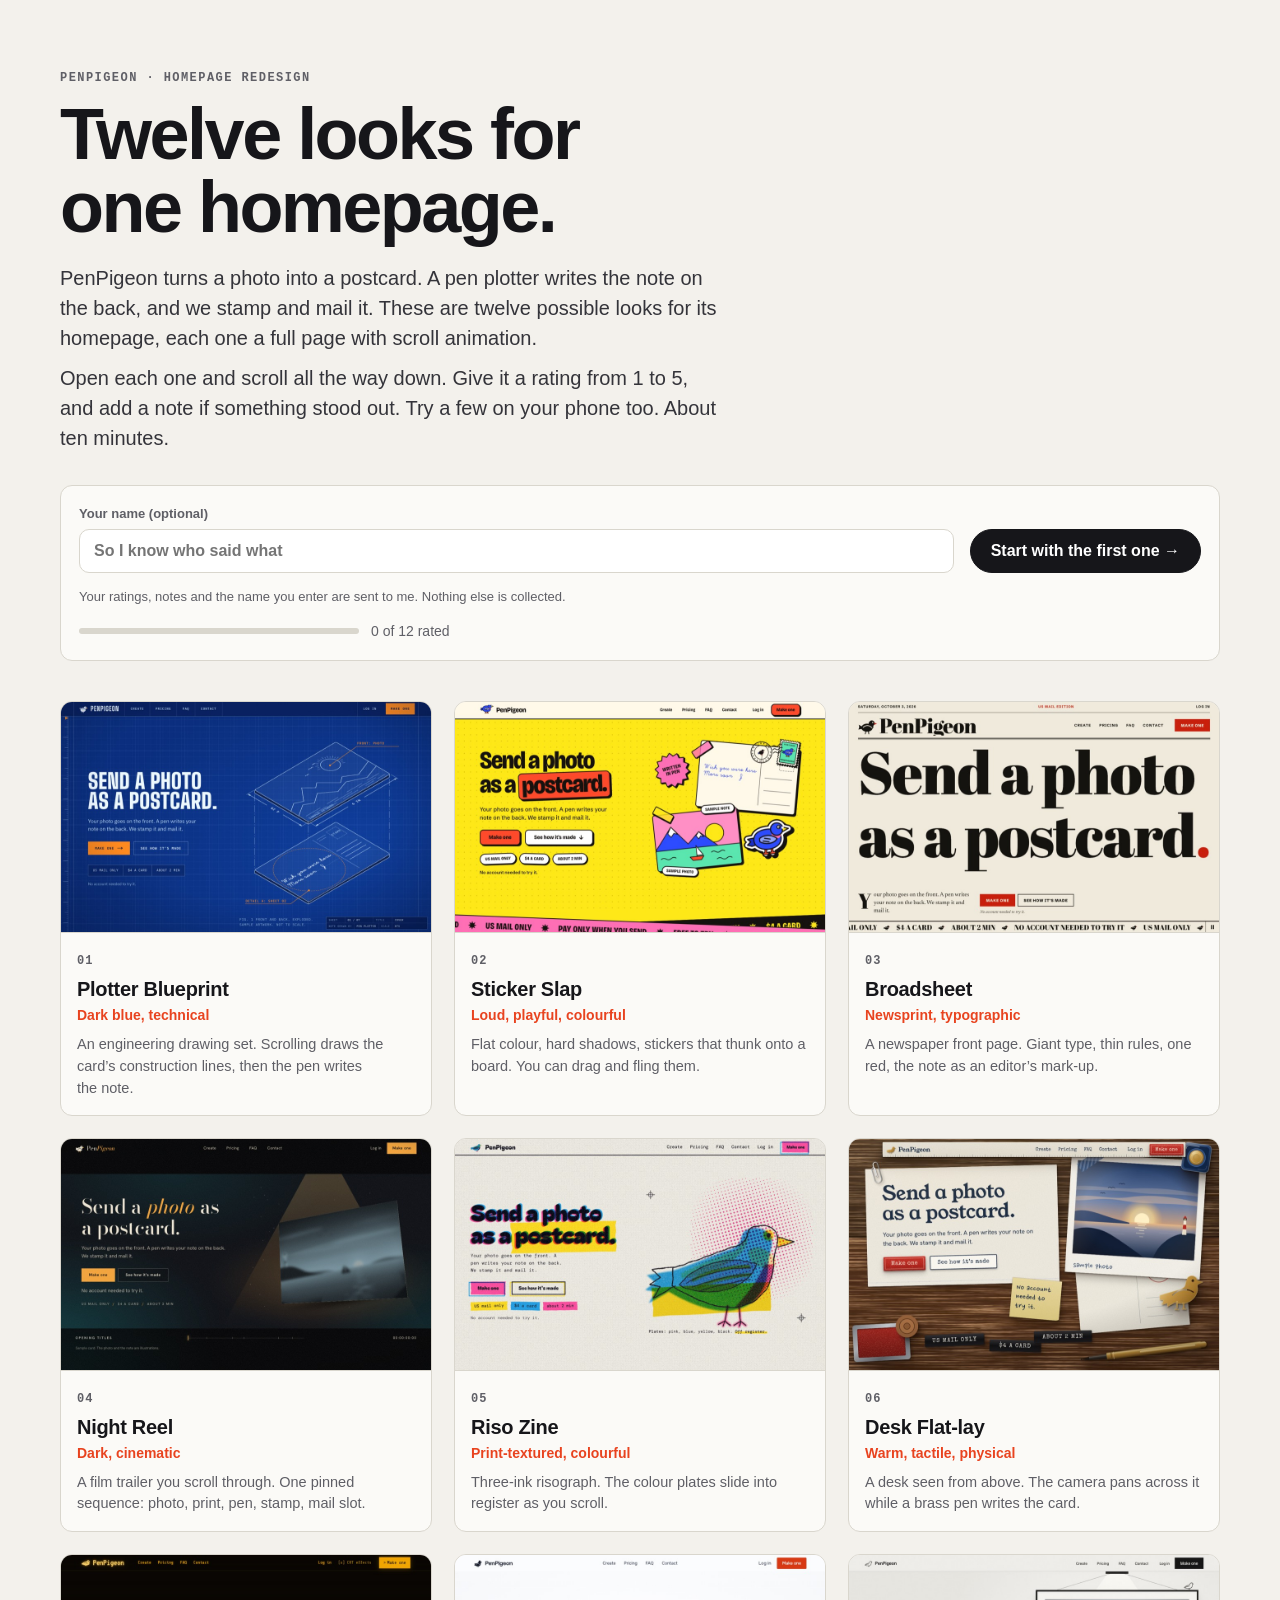
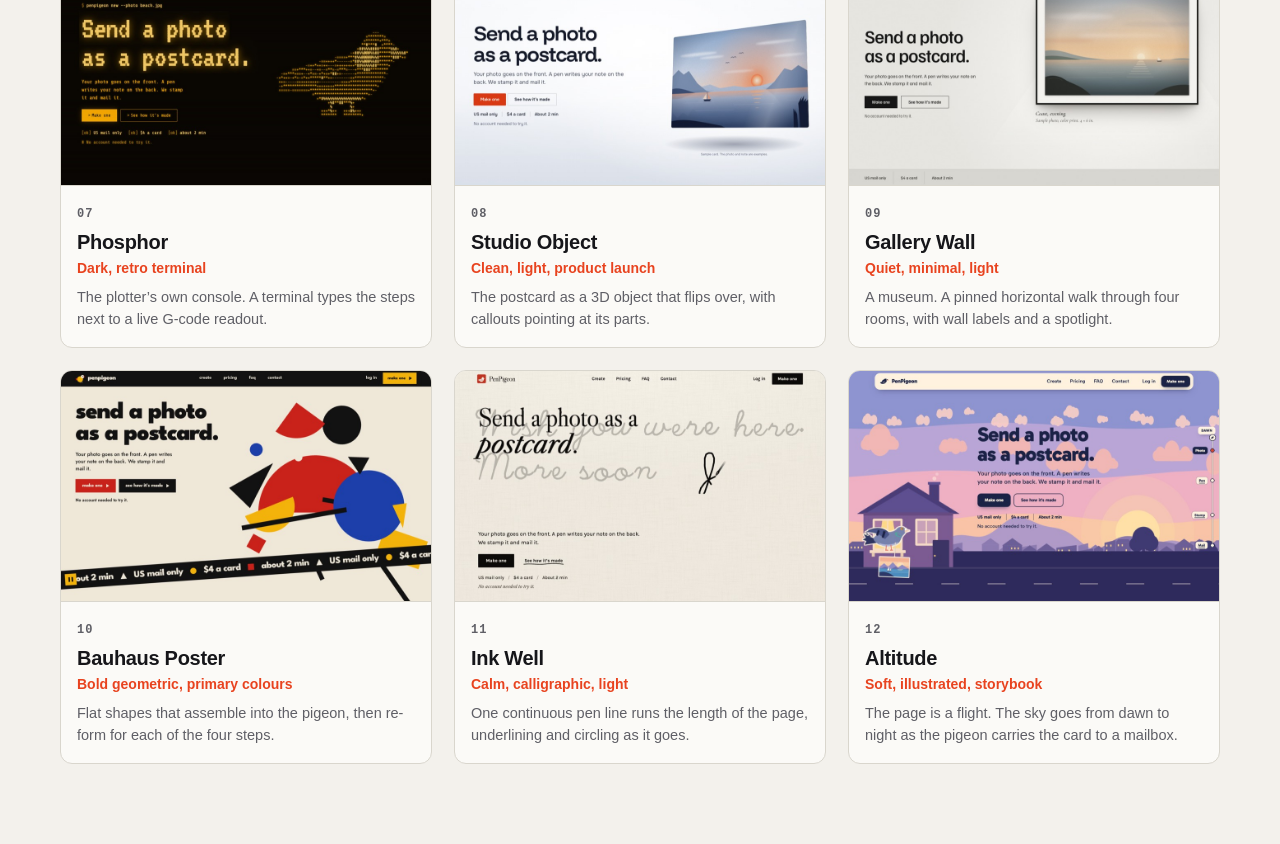
<file: index.html>
<!doctype html>
<html lang="en">
<head>
<meta charset="utf-8">
<meta name="viewport" content="width=device-width, initial-scale=1, viewport-fit=cover">
<meta name="robots" content="noindex, nofollow">
<meta name="color-scheme" content="light">
<meta name="theme-color" content="#f3f1ec">
<title>PenPigeon: twelve homepage looks</title>
<link rel="icon" href="data:image/svg+xml,%3Csvg xmlns='http://www.w3.org/2000/svg' viewBox='0 0 64 64'%3E%3Cellipse cx='27' cy='40' rx='19' ry='15' fill='%2316161a'/%3E%3Ccircle cx='43' cy='25' r='10' fill='%2316161a'/%3E%3Cpath d='M52 24l9 3-2 4-8-2z' fill='%23e8431f'/%3E%3C/svg%3E">
<link rel="stylesheet" href="review.css">
</head>
<body>
<a class="skip" href="#main">Skip to content</a>
<main id="main" tabindex="-1">
  <noscript><p class="nojs">This page needs JavaScript. Each design is also a plain page: open <code>01-blueprint/index.html</code> through <code>12-altitude/index.html</code>.</p></noscript>
</main>
<script src="_shared/gsap/gsap.min.js"></script>
<script src="designs.js"></script>
<script src="review.js"></script>
</body>
</html>
</file>
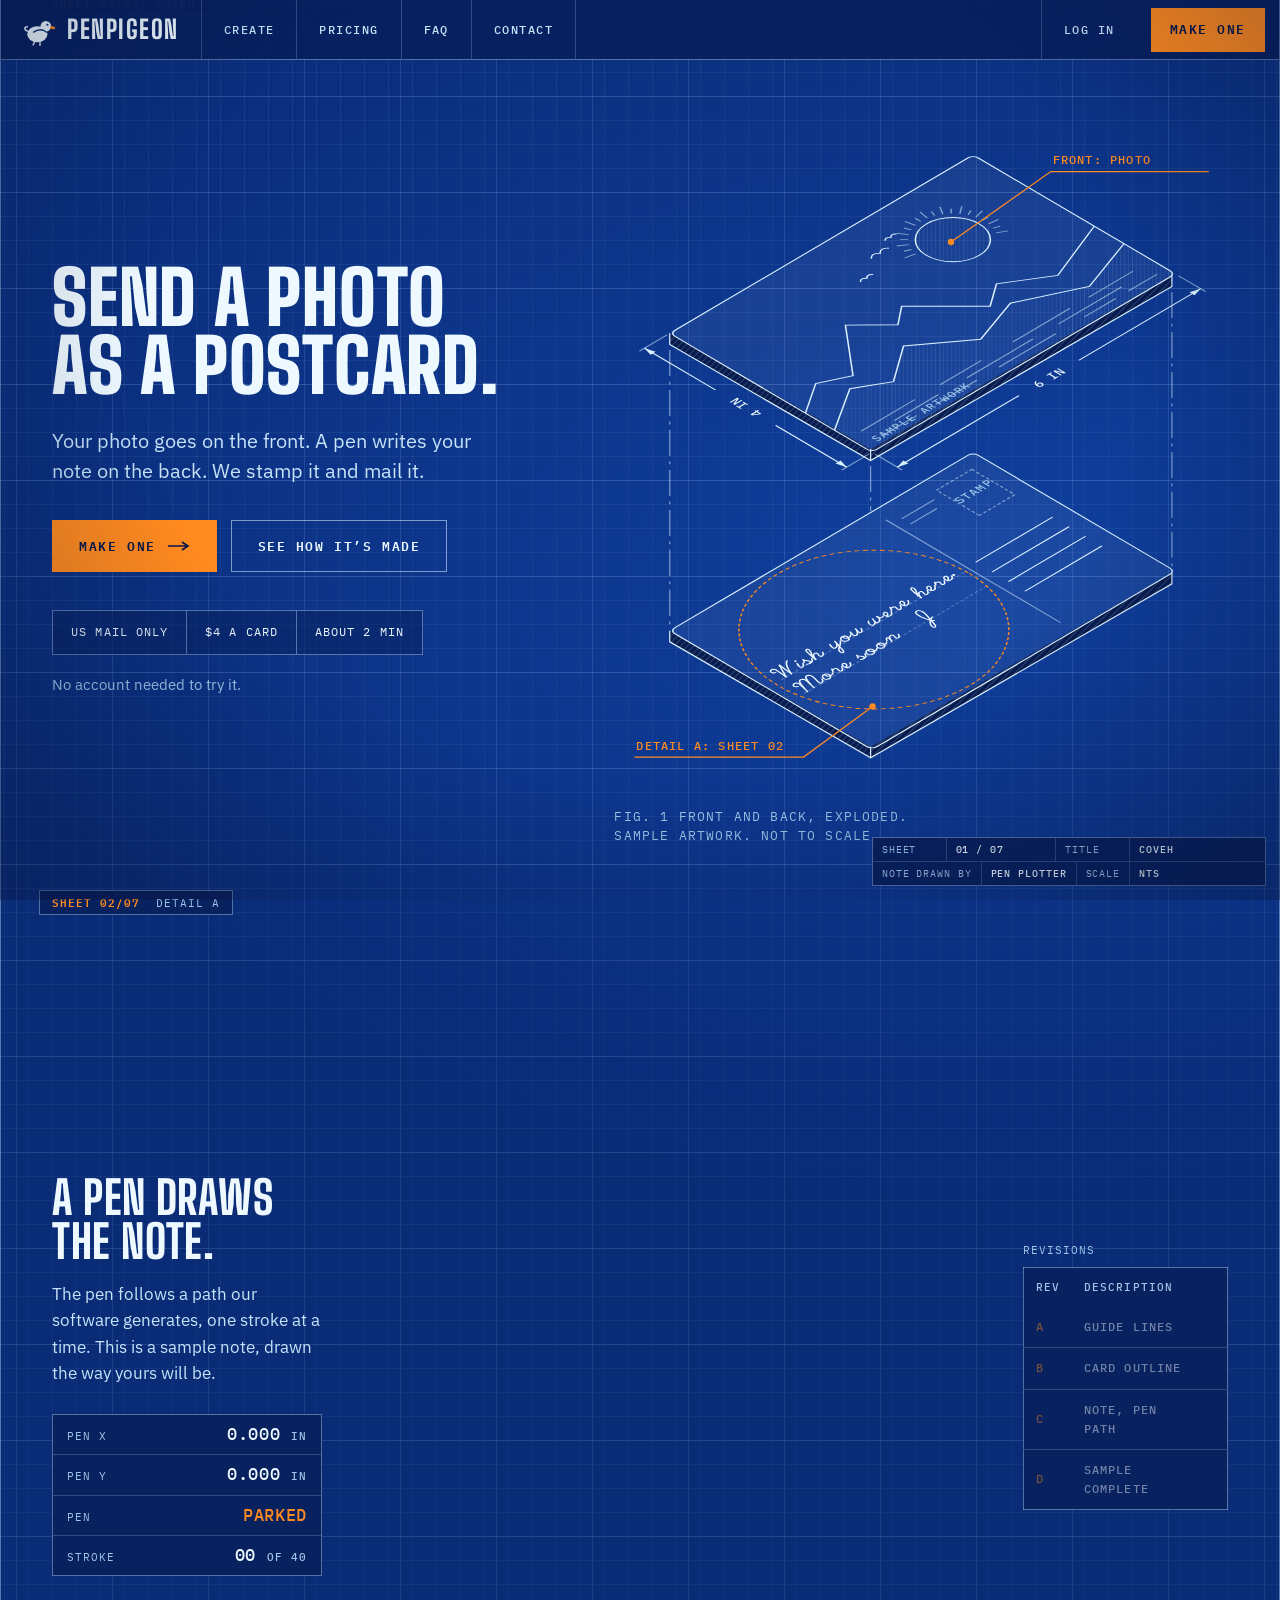
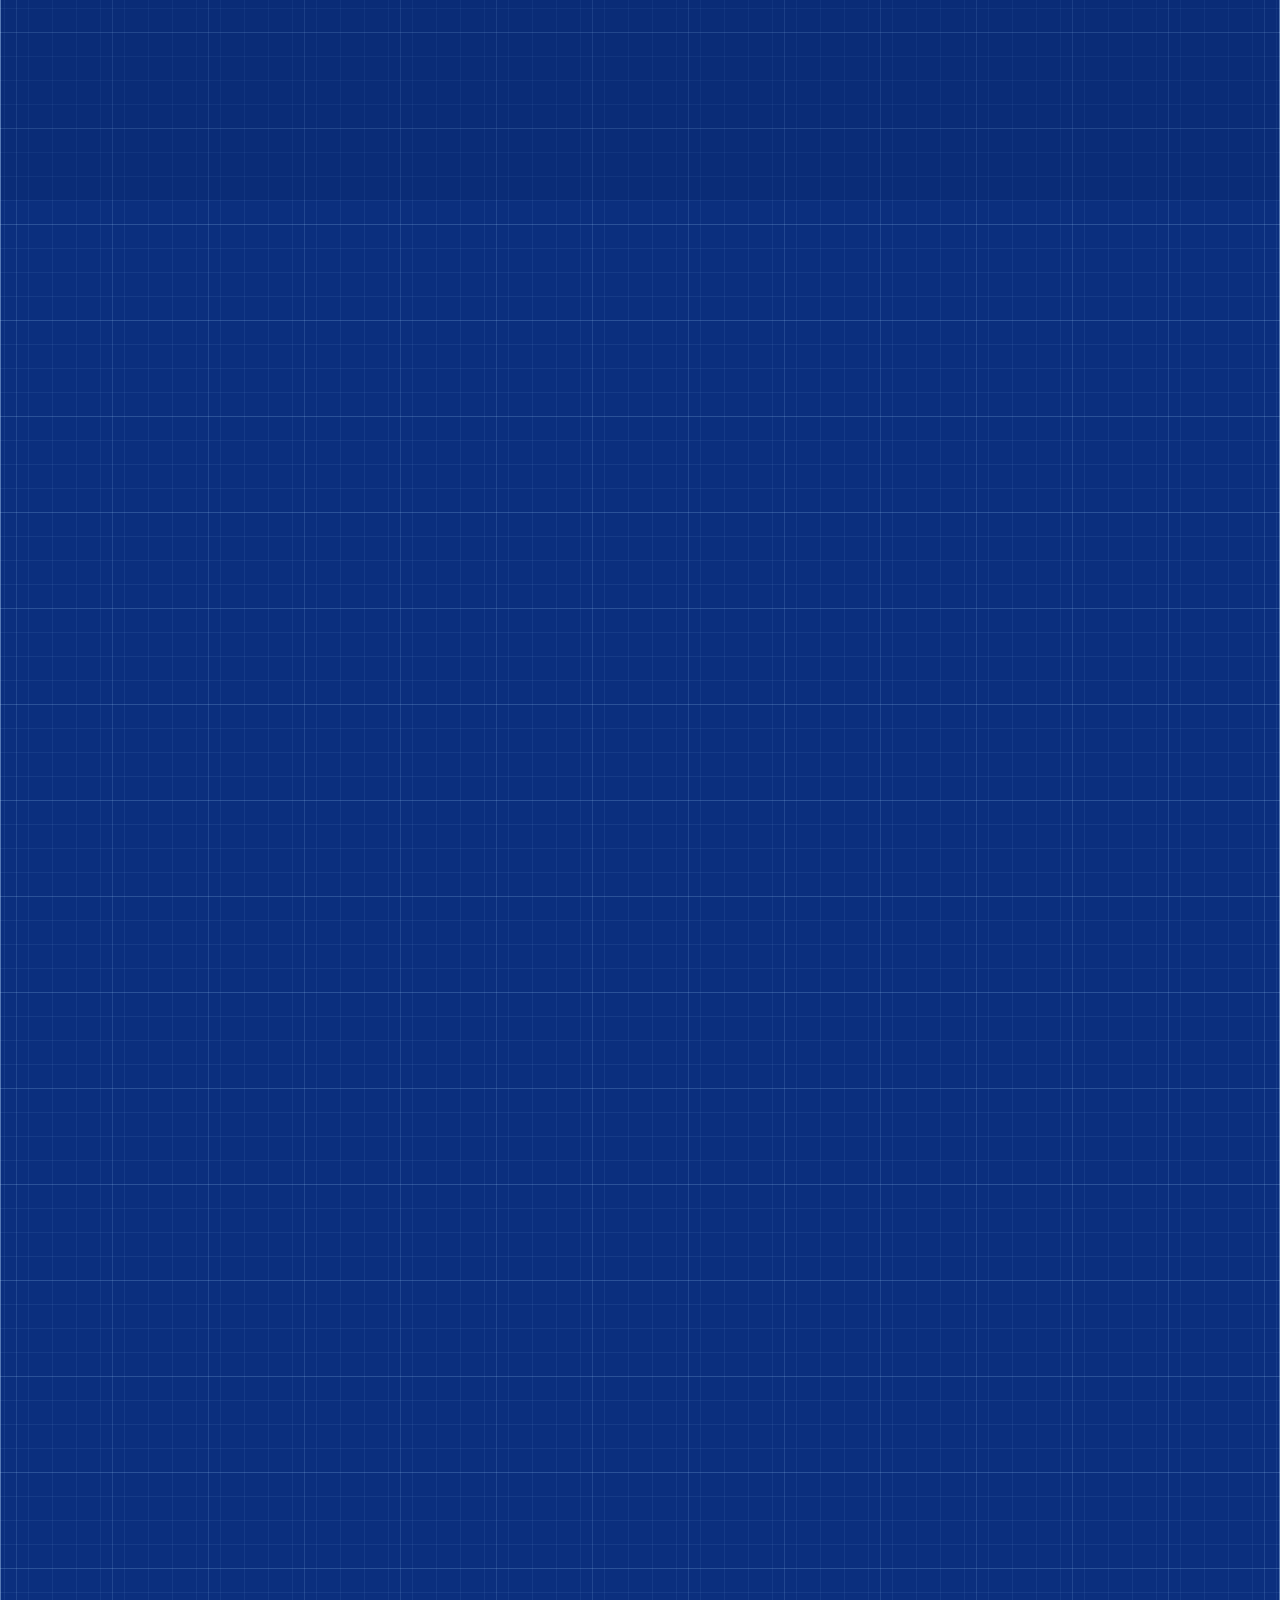
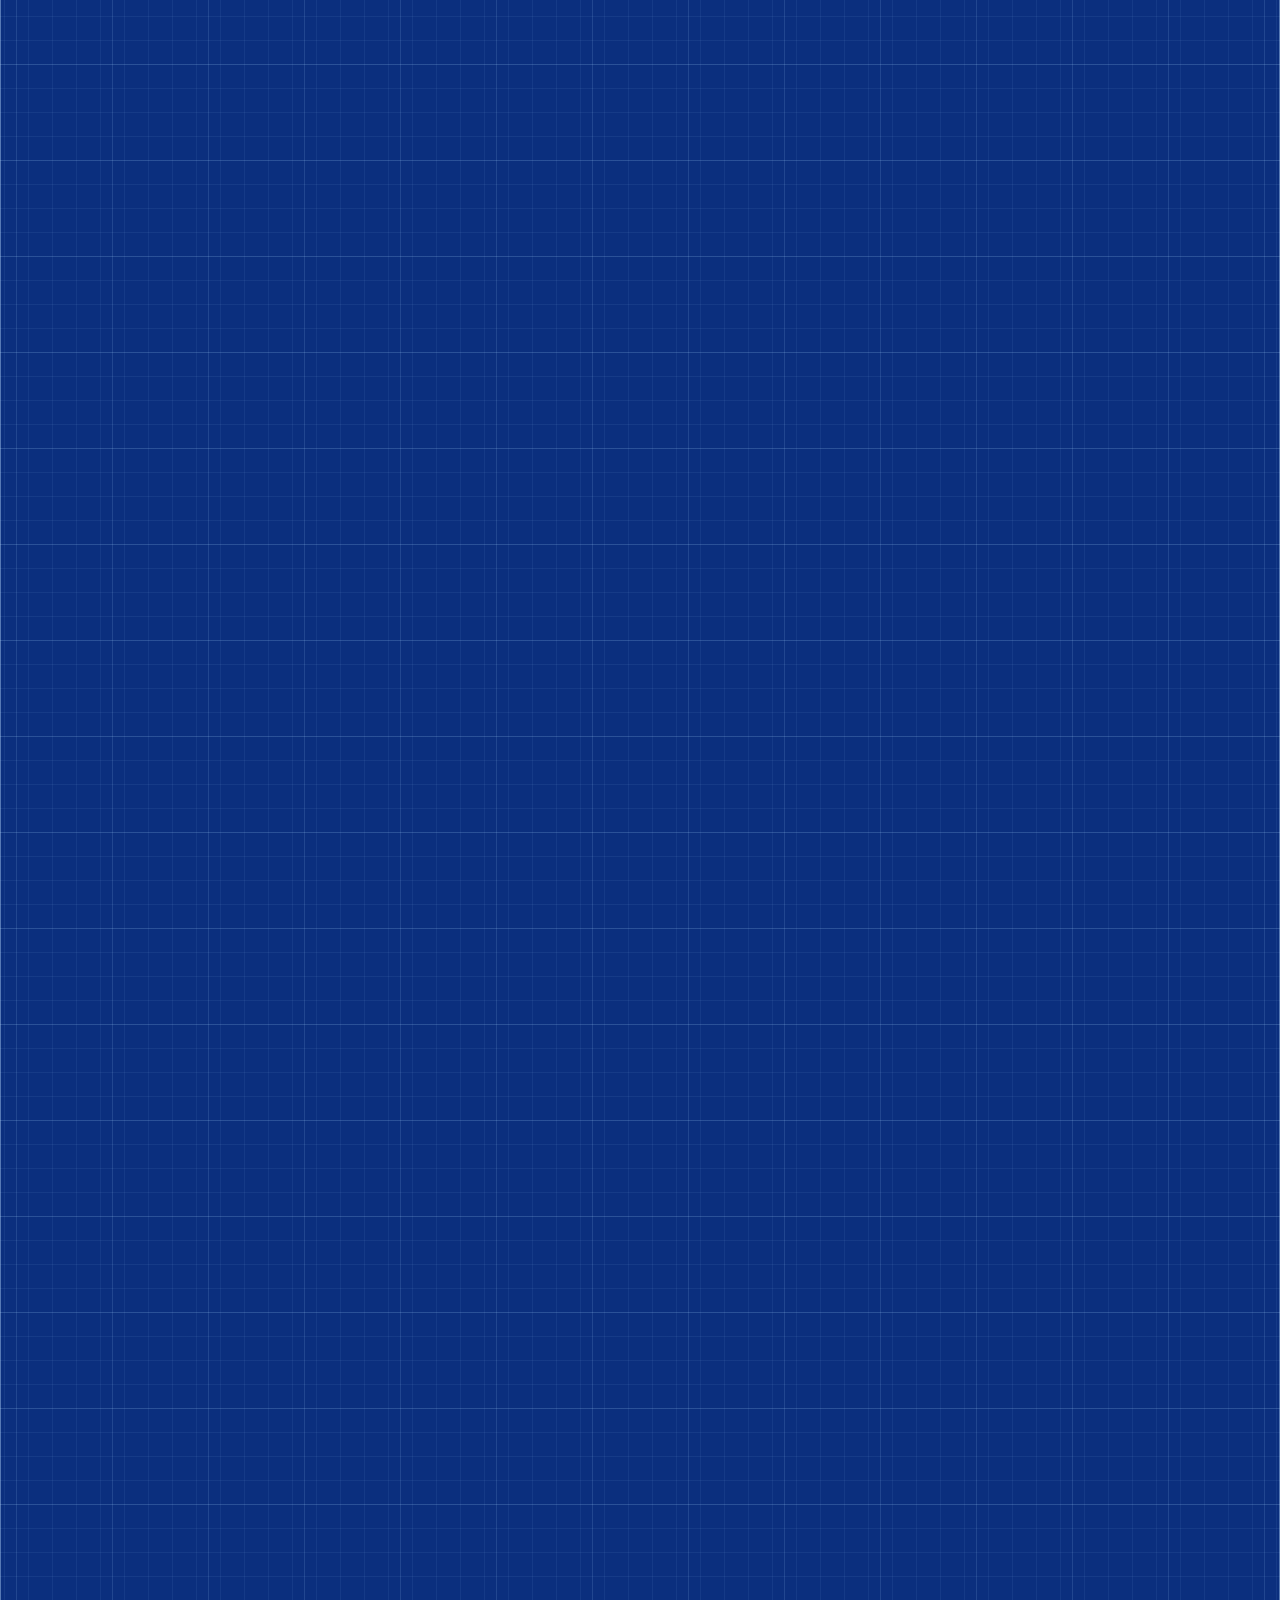
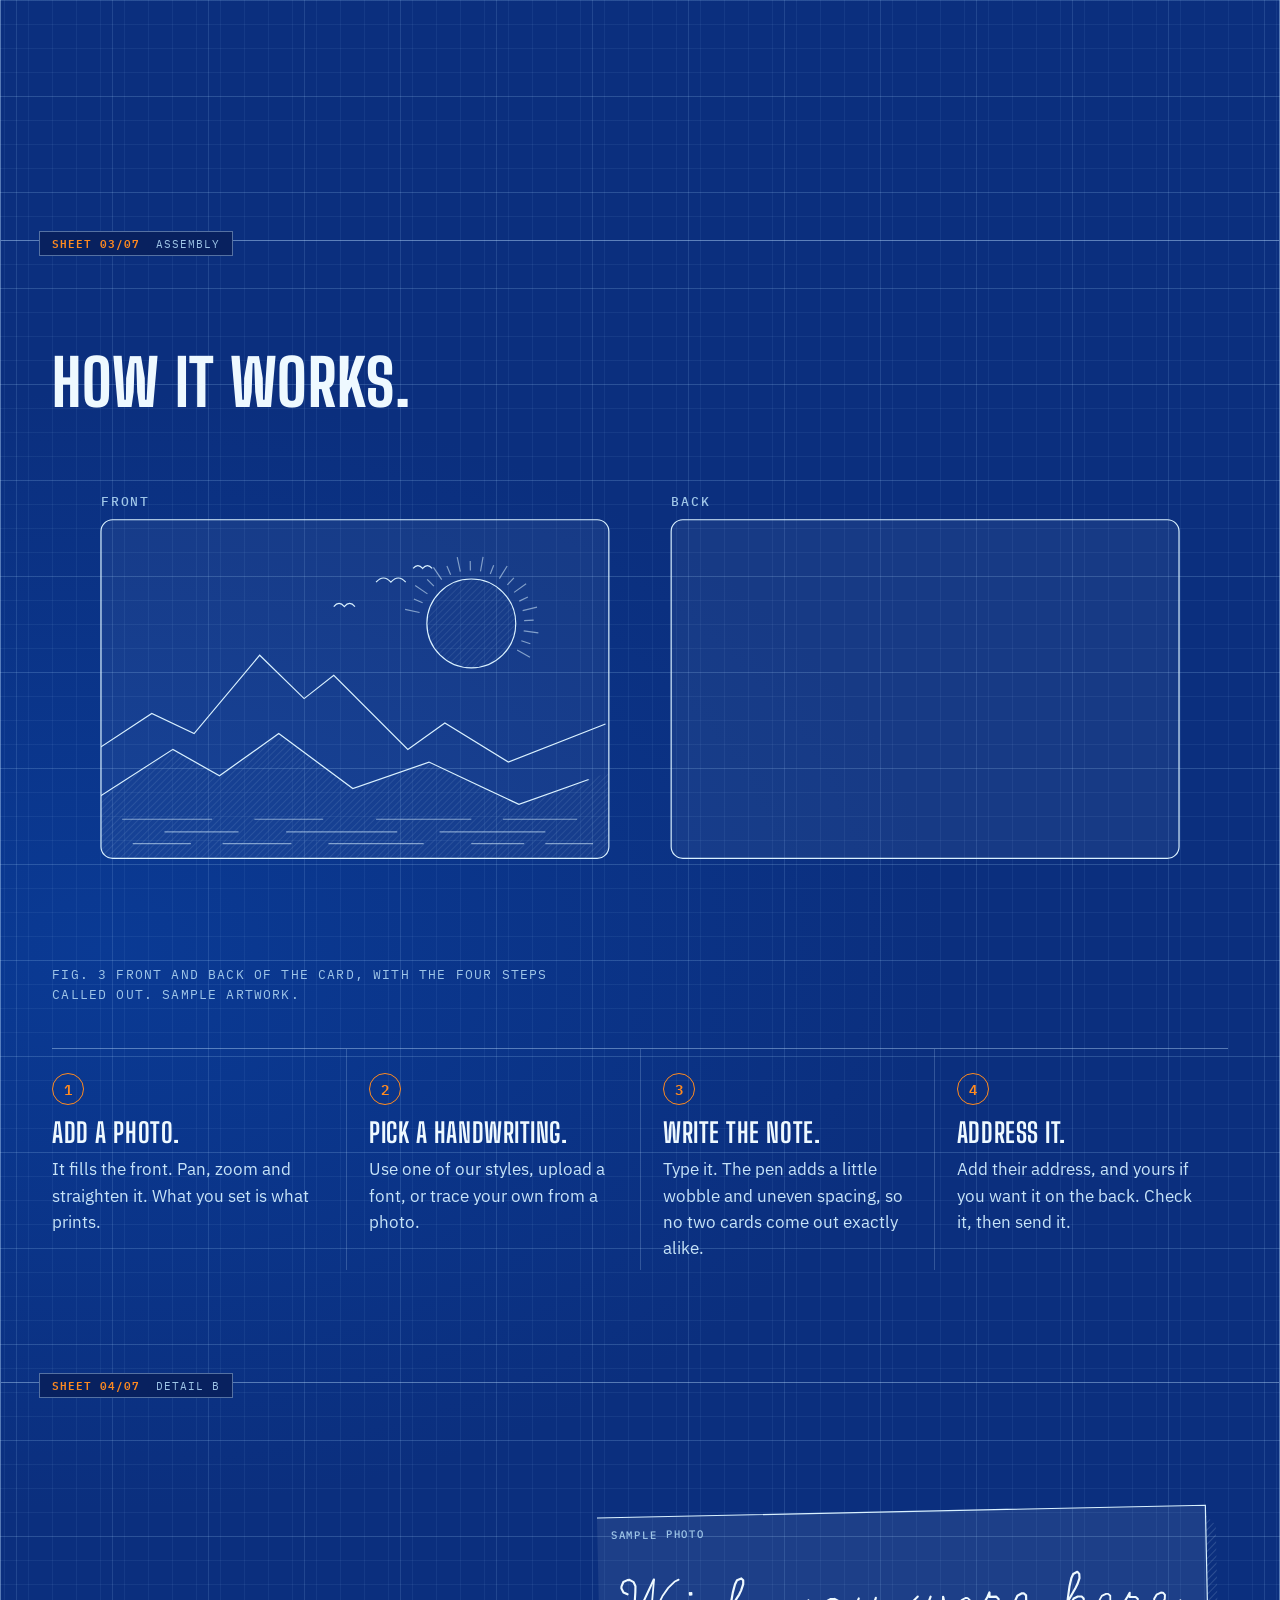
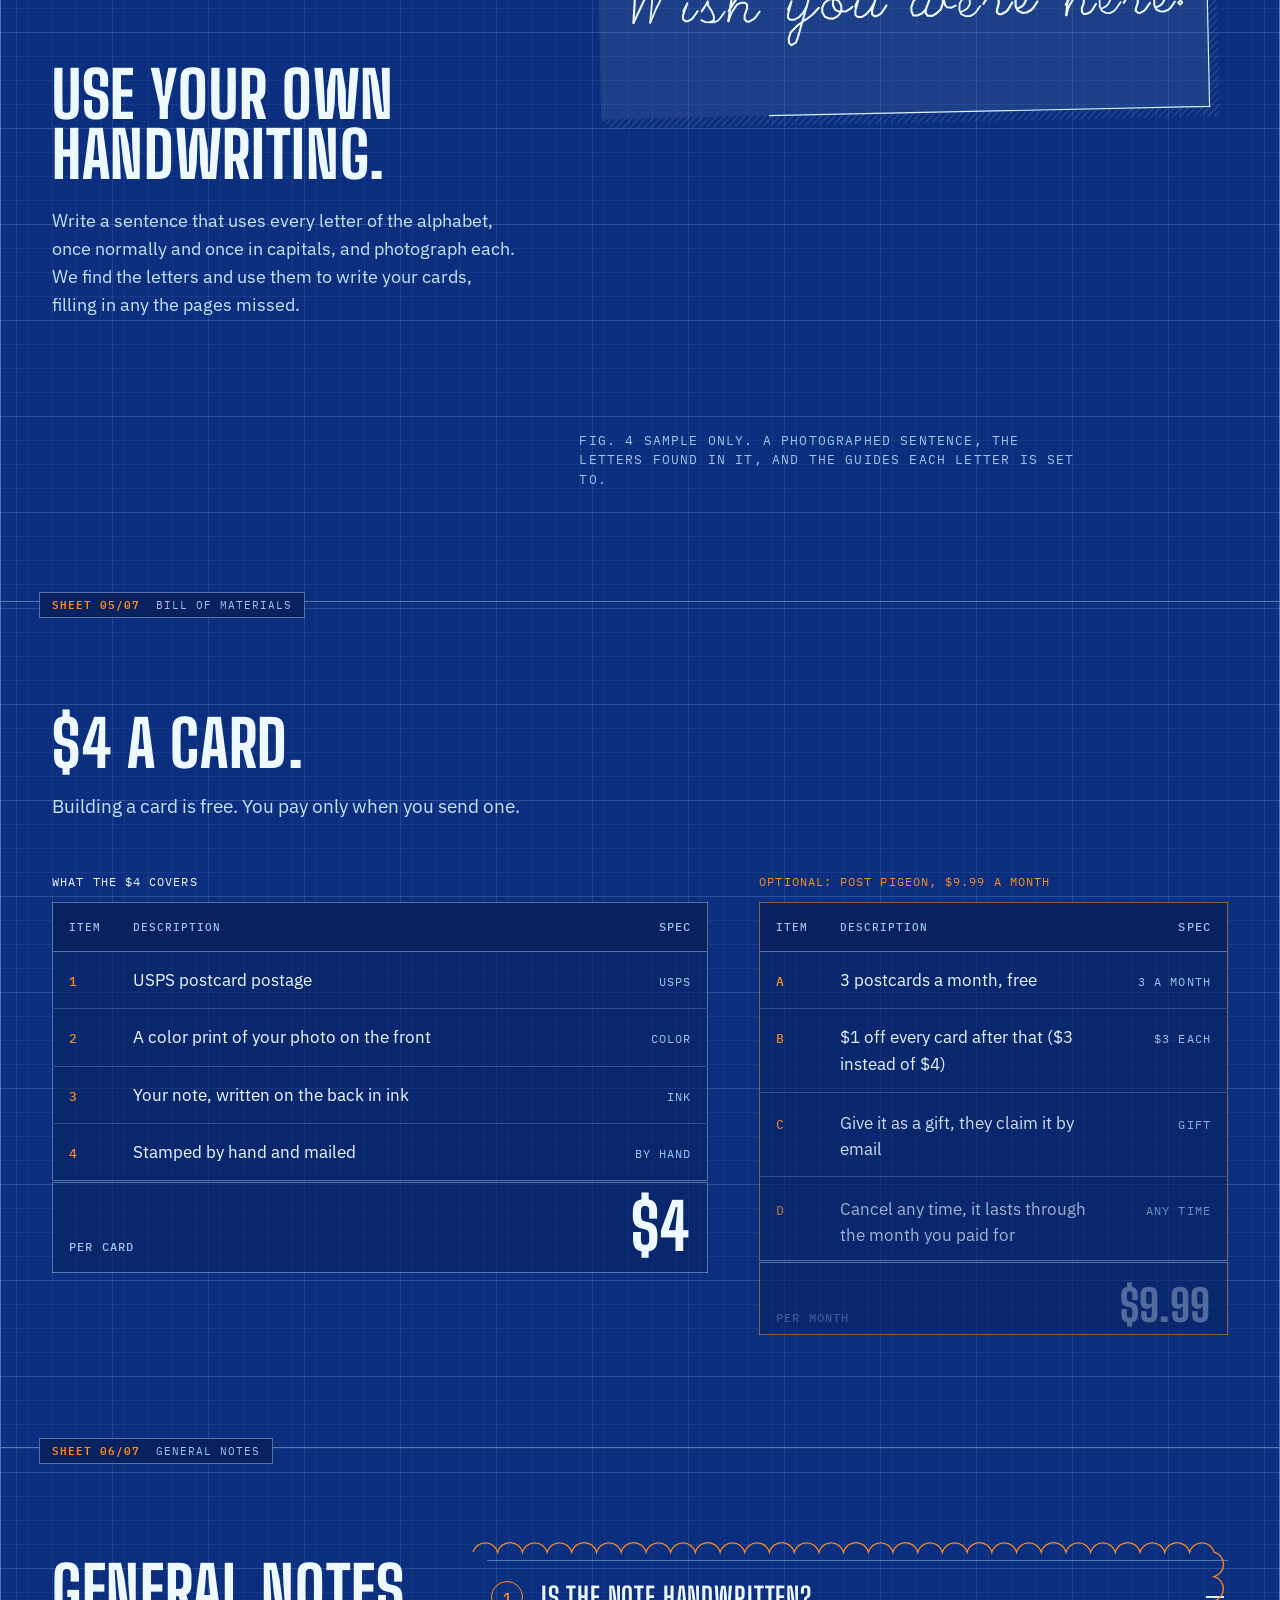
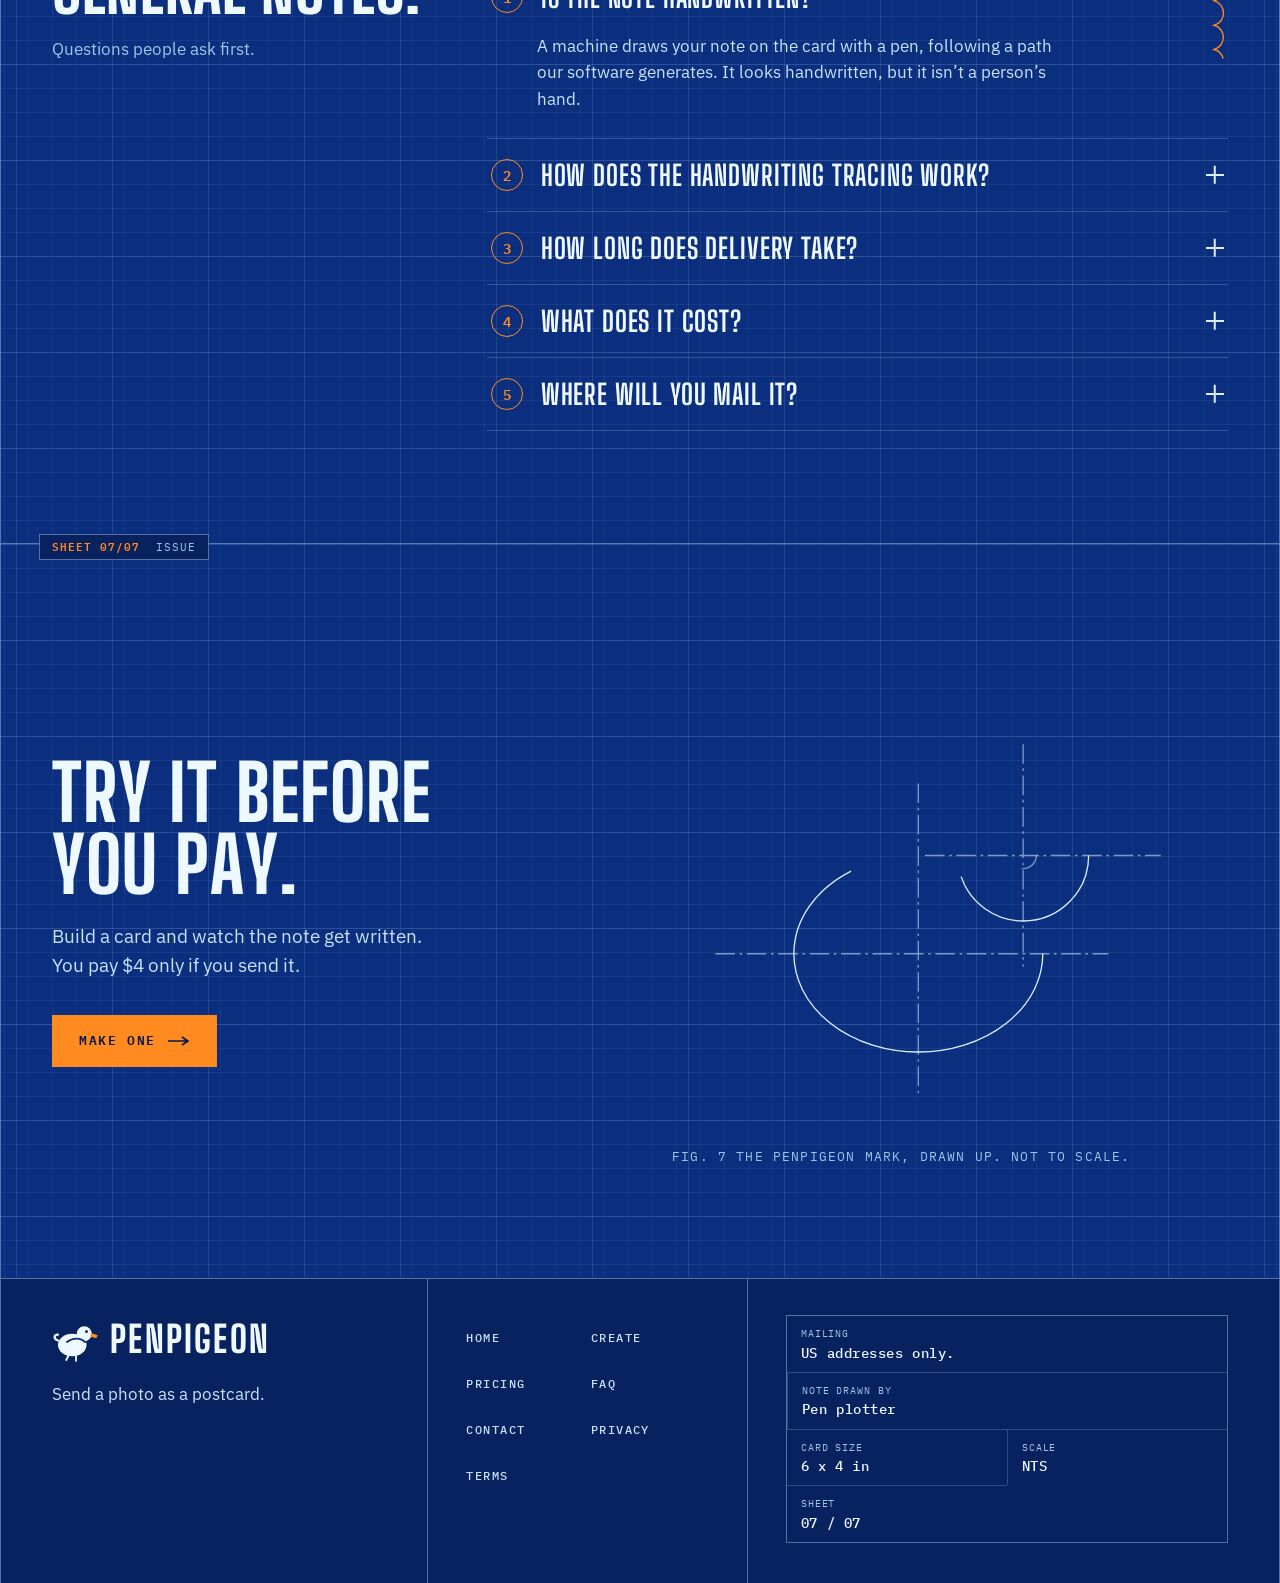
<file: 01-blueprint/index.html>
<!doctype html>
<html lang="en">
<head>
<meta charset="utf-8">
<meta name="viewport" content="width=device-width, initial-scale=1">
<title>PenPigeon: send a photo as a postcard</title>
<meta name="description" content="Your photo goes on the front. A pen writes your note on the back. We stamp it and mail it. $4 a card, US addresses only.">
<meta name="color-scheme" content="dark">
<meta name="theme-color" content="#08215f">
<link rel="icon" href="data:image/svg+xml,%3Csvg xmlns='http://www.w3.org/2000/svg' viewBox='0 0 64 64'%3E%3Crect width='64' height='64' fill='%230a2a73'/%3E%3Cellipse cx='27' cy='40' rx='19' ry='15' fill='%23eef9ff'/%3E%3Ccircle cx='43' cy='25' r='10' fill='%23eef9ff'/%3E%3Cpath d='M52 24l9 3-2 4-8-2z' fill='%23ff8a1f'/%3E%3Ccircle cx='46' cy='22' r='2' fill='%230a2a73'/%3E%3C/svg%3E">
<link rel="preconnect" href="https://fonts.googleapis.com">
<link rel="preconnect" href="https://fonts.gstatic.com" crossorigin>
<link href="https://fonts.googleapis.com/css2?family=Big+Shoulders+Display:wght@700;800;900&family=IBM+Plex+Mono:wght@400;500;600&family=IBM+Plex+Sans:wght@400;500;600&display=swap" rel="stylesheet">
<link rel="stylesheet" href="style.css">
<script>document.documentElement.classList.add('js');</script>
</head>
<body>
<svg width="0" height="0" style="position:absolute" aria-hidden="true" focusable="false"><defs><symbol id="pp-mark" viewBox="0 0 64 64"><ellipse cx="27" cy="40" rx="19" ry="15" fill="currentColor"/><path d="M8 34c-6 -2 -6 -8 0 -8" stroke="currentColor" stroke-width="3" stroke-linecap="round" fill="none"/><circle cx="43" cy="25" r="10" fill="currentColor"/><path d="M52 24l9 3-2 4-8-2z" fill="var(--accent)"/><circle cx="46" cy="22" r="2" fill="var(--mark-hole, #0a2a73)"/><path d="M20 36c8 -6 18 -6 24 0" stroke="var(--mark-hole, #0a2a73)" stroke-width="2.5" fill="none" stroke-linecap="round"/><path d="M22 54l-3 6M32 55l0 6" stroke="currentColor" stroke-width="2.5" stroke-linecap="round"/></symbol></defs></svg>
<a class="skip" href="#main">Skip to content</a>

<header class="nav">
  <div class="nav__in">
    <a class="brand" href="#top" aria-label="PenPigeon, home">
      <svg class="brand__mark" viewBox="0 0 64 64" aria-hidden="true"><use href="#pp-mark"/></svg>
      <span class="brand__word" translate="no">PenPigeon</span>
    </a>
    <nav class="nav__links" id="nav-menu" aria-label="Primary">
      <a href="../../create.html">Create</a>
      <a href="#pricing">Pricing</a>
      <a href="#faq">FAQ</a>
      <a href="#contact">Contact</a>
      <a class="nav__login" href="../../login.html">Log in</a>
    </nav>
    <a class="btn btn--pri btn--sm" href="../../create.html">Make one</a>
    <button class="nav__toggle" type="button" aria-expanded="false" aria-controls="nav-menu"><span class="nav__bars" aria-hidden="true"></span><span class="sr-only">Menu</span></button>
  </div>
</header>

<div class="ruler" aria-hidden="true"><span class="ruler__mark"><i></i><b>0</b></span></div>
<aside class="tblock" aria-hidden="true">
  <div class="tb-row"><span class="tb-k">Sheet</span><span class="tb-v" id="tb-sheet">01 / 07</span><span class="tb-k">Title</span><span class="tb-v tb-title" id="tb-title">Cover</span></div>
  <div class="tb-row"><span class="tb-k">Note drawn by</span><span class="tb-v">Pen plotter</span><span class="tb-k">Scale</span><span class="tb-v">NTS</span></div>
</aside>

<div class="paper">
<main id="main" class="frame">

<!-- ============ SHEET 01: COVER ============ -->
<section class="sheet hero" id="top" data-sheet="01" data-title="Cover" aria-labelledby="h-hero">
  <div class="sheet__tab"><b>Sheet 01/07</b> Cover</div>
  <div class="hero__in">
    <div class="hero__copy">
      <h1 id="h-hero">Send a photo as a postcard.</h1>
      <p class="lede">Your photo goes on the front. A pen writes your note on the back. We stamp it and mail it.</p>
      <div class="btnrow">
        <a class="btn btn--pri" href="../../create.html">Make one <svg class="arr" viewBox="0 0 22 10" aria-hidden="true"><path d="M0 5H19M14 1l6 4-6 4"/></svg></a>
        <a class="btn btn--ghost" href="#made">See how it’s made</a>
      </div>
      <ul class="facts">
        <li>US mail only</li>
        <li>$4 a card</li>
        <li>About 2 min</li>
      </ul>
      <p class="fine">No account needed to try it.</p>
    </div>
    <figure class="hero__fig">
      <svg class="dwg hx" viewBox="0 0 660 730" style="--sw:1.3" role="img" aria-label="Exploded drawing of a postcard, front and back. The front carries a printed photo. The back carries a pen-written note, an address block and a stamp box.">
<defs><pattern id="hs" width="5" height="5" patternUnits="userSpaceOnUse" patternTransform="rotate(45)"><path class="hpat" d="M0 0V5"/></pattern></defs>
<g class="hx-cons"><path class="lnd dr" d="M60 254L60 282M60 288L60 291M60 297L60 325M60 331L60 334M60 340L60 368M60 374L60 377M60 383L60 411M60 417L60 420M60 426L60 454M60 460L60 463M60 469L60 497M60 503L60 506M60 512L60 540M60 546L60 549M600.38 191.6L600.38 219.6M600.38 225.6L600.38 228.6M600.38 234.6L600.38 262.6M600.38 268.6L600.38 271.6M600.38 277.6L600.38 305.6M600.38 311.6L600.38 314.6M600.38 320.6L600.38 348.6M600.38 354.6L600.38 357.6M600.38 363.6L600.38 391.6M600.38 397.6L600.38 400.6M600.38 406.6L600.38 434.6M600.38 440.6L600.38 443.6M600.38 449.6L600.38 477.6M600.38 483.6L600.38 486.6M276.15 378.8L276.15 406.8M276.15 412.8L276.15 415.8M276.15 421.8L276.15 427.2"/></g>
<g class="hx-back">
<g class="hx-side"><path class="side fd" d="M60 556L276.15 680.8V692.8L60 568Z"/><path class="side fd" d="M276.15 680.8L600.38 493.6V505.6L276.15 692.8Z"/><path class="hfill fd" d="M60 556L276.15 680.8V692.8L60 568ZM276.15 680.8L600.38 493.6V505.6L276.15 692.8Z" fill="url(#hs)"/><path class="ln dr" d="M60 556V568L276.15 692.8L600.38 505.6V493.6M276.15 680.8V692.8"/></g>
<g class="iso" transform="matrix(0.34 -0.2 0.34 0.2 60 556)" style="--sw:3.4">
<path class="card-fill" d="M16 0H944A16 16 0 0 1 960 16V624A16 16 0 0 1 944 640H16A16 16 0 0 1 0 624V16A16 16 0 0 1 16 0Z"/>
<g class="hx-struct"><path class="ln out dr" d="M16 0H944A16 16 0 0 1 960 16V624A16 16 0 0 1 944 640H16A16 16 0 0 1 0 624V16A16 16 0 0 1 16 0Z"/><path class="lnd dr" d="M640 44V596"/><path class="lnf dr" d="M44 308.5L53 308.5M59 308.5L68 308.5M74 308.5L83 308.5M89 308.5L98 308.5M104 308.5L113 308.5M119 308.5L128 308.5M134 308.5L143 308.5M149 308.5L158 308.5M164 308.5L173 308.5M179 308.5L188 308.5M194 308.5L203 308.5M209 308.5L218 308.5M224 308.5L233 308.5M239 308.5L248 308.5M254 308.5L263 308.5M269 308.5L278 308.5M284 308.5L293 308.5M299 308.5L308 308.5M314 308.5L323 308.5M329 308.5L338 308.5M344 308.5L353 308.5M359 308.5L368 308.5M374 308.5L383 308.5M389 308.5L398 308.5M404 308.5L413 308.5M419 308.5L428 308.5M434 308.5L443 308.5M449 308.5L458 308.5M464 308.5L473 308.5M479 308.5L488 308.5M494 308.5L503 308.5M509 308.5L518 308.5M524 308.5L533 308.5M539 308.5L548 308.5M554 308.5L563 308.5M569 308.5L578 308.5M584 308.5L593 308.5M599 308.5L608 308.5M614 308.5L623 308.5M44 381.5L53 381.5M59 381.5L68 381.5M74 381.5L83 381.5M89 381.5L98 381.5M104 381.5L113 381.5M119 381.5L128 381.5M134 381.5L143 381.5M149 381.5L158 381.5M164 381.5L173 381.5M179 381.5L188 381.5M194 381.5L203 381.5M209 381.5L218 381.5M224 381.5L233 381.5M239 381.5L248 381.5M254 381.5L263 381.5M269 381.5L278 381.5M284 381.5L293 381.5M299 381.5L308 381.5M314 381.5L323 381.5M329 381.5L338 381.5M344 381.5L353 381.5M359 381.5L368 381.5M374 381.5L383 381.5M389 381.5L398 381.5M404 381.5L413 381.5M419 381.5L428 381.5M434 381.5L443 381.5M449 381.5L458 381.5M464 381.5L473 381.5M479 381.5L488 381.5M494 381.5L503 381.5M509 381.5L518 381.5M524 381.5L533 381.5M539 381.5L548 381.5M554 381.5L563 381.5M569 381.5L578 381.5M584 381.5L593 381.5M599 381.5L608 381.5M614 381.5L623 381.5"/><path class="lnd dr" d="M800 44L809 44M815 44L824 44M830 44L839 44M845 44L854 44M860 44L869 44M875 44L884 44M890 44L899 44M905 44L912 44M912 44L912 53M912 59L912 68M912 74L912 83M912 89L912 98M912 104L912 113M912 119L912 128M912 134L912 143M912 149L912 158M912 164L912 173M912 179L912 180M912 180L903 180M897 180L888 180M882 180L873 180M867 180L858 180M852 180L843 180M837 180L828 180M822 180L813 180M807 180L800 180M800 180L800 171M800 165L800 156M800 150L800 141M800 135L800 126M800 120L800 111M800 105L800 96M800 90L800 81M800 75L800 66M800 60L800 51M800 45L800 44"/><text class="tx fd" x="856" y="118" font-size="32" text-anchor="middle">STAMP</text><path class="ln dr" d="M668 300H912M668 352H912M668 404H912M668 456H912"/><path class="lnd dr" d="M668 66H772M668 94H752"/></g>
<g class="note hx-note" transform="translate(44 232)"><path d="M 10.52,47.95 L 6.56,46.09 L 4.56,41.86 L 4.76,39.98 L 6.66,35.78 L 10.72,33.95 L 12.79,33.72 L 16.76,36.06 L 18.49,40.16 L 18.26,46.08 L 15.73,76.23" stroke-width="2.11"/>
<path d="M 36.72,33.94 L 15.85,76.38" stroke-width="1.97"/>
<path d="M 36.93,34.18 L 32.28,76.36" stroke-width="1.77"/>
<path d="M 61.21,34.51 L 57.01,36.59 L 50.77,42.47 L 44.80,50.68 L 38.58,62.53 L 32.21,76.51" stroke-width="1.78"/>
<path d="M 71.83,47.84 L 71.91,49.70 L 73.60,49.64 L 73.60,47.79 L 71.69,48.01" stroke-width="1.78"/>
<path d="M 65.15,65.98 L 69.28,58.13 L 64.71,69.89 L 64.79,73.64 L 66.95,75.78 L 69.04,75.83 L 73.00,73.91 L 75.01,71.94 L 79.26,66.04" stroke-width="1.96"/>
<path d="M 83.24,66.36 L 87.34,60.44 L 89.50,56.51 L 89.63,60.41 L 93.53,67.00 L 95.26,71.42 L 95.03,75.57 L 91.00,77.26" stroke-width="1.94"/>
<path d="M 82.61,74.98 L 86.70,77.01 L 95.16,77.51 L 99.32,75.66 L 101.46,73.37 L 106.05,67.23" stroke-width="1.75"/>
<path d="M 109.92,66.37 L 113.99,60.23 L 120.55,50.51 L 122.59,46.43 L 124.78,40.24 L 124.83,36.56 L 122.99,34.68 L 118.74,36.30 L 116.69,40.18 L 114.38,48.23 L 111.94,60.45 L 109.35,76.50" stroke-width="2.17"/>
<path d="M 109.31,76.52 L 111.66,70.55 L 113.89,66.44 L 118.05,60.45 L 122.12,58.71 L 126.09,58.70 L 128.23,60.77 L 127.92,64.81 L 125.54,70.95 L 125.40,75.03 L 127.44,77.25 L 129.77,77.45 L 133.85,75.31 L 136.13,73.39 L 140.49,67.65" stroke-width="1.96"/>
<path d="M 168.26,66.43 L 172.12,58.09 L 168.41,70.57 L 168.19,74.36 L 170.18,76.38 L 174.49,76.41 L 178.84,74.34 L 182.85,70.17 L 186.94,63.79" stroke-width="1.91"/>
<path d="M 188.71,57.63 L 177.23,94.97 L 175.41,99.17 L 171.11,101.46 L 168.77,99.27 L 168.48,94.90 L 170.59,88.81 L 176.91,82.63 L 182.94,78.36 L 186.82,75.99 L 192.80,71.47 L 198.85,65.17" stroke-width="2.01"/>
<path d="M 214.61,56.77 L 210.38,56.90 L 206.18,59.10 L 204.04,61.17 L 202.08,65.48 L 202.24,69.87 L 204.57,74.11 L 208.69,75.93 L 212.84,76.17 L 216.95,74.10 L 219.14,71.83 L 221.07,67.62 L 220.88,63.20 L 218.68,59.06 L 214.55,56.77 L 212.78,59.13 L 212.93,63.52 L 215.13,67.81 L 219.42,69.57 L 225.58,69.21 L 229.64,66.93 L 231.93,64.92" stroke-width="2.01"/>
<path d="M 234.64,64.69 L 238.43,56.68 L 234.77,68.81 L 234.76,73.07 L 237.00,75.11 L 241.02,75.13 L 244.90,72.91 L 249.05,68.73 L 253.09,62.51" stroke-width="2.0"/>
<path d="M 255.22,56.55 L 251.29,68.66 L 251.28,72.80 L 253.42,74.71 L 255.52,74.58 L 259.61,72.47 L 261.38,70.45 L 265.49,64.33" stroke-width="2.15"/>
<path d="M 296.63,56.11 L 292.40,60.21 L 290.10,66.18 L 290.03,70.58 L 291.86,74.76 L 295.75,74.89 L 300.25,73.03 L 304.50,68.93" stroke-width="2.04"/>
<path d="M 309.25,56.54 L 304.31,68.75 L 304.00,72.80 L 306.07,75.24 L 310.51,75.49 L 314.55,73.30 L 318.86,69.45 L 321.17,63.43 L 321.57,57.30" stroke-width="2.16"/>
<path d="M 321.53,56.98 L 323.41,65.30 L 325.42,67.42 L 329.49,67.76 L 333.81,65.83" stroke-width="2.02"/>
<path d="M 339.28,72.08 L 343.38,70.18 L 345.42,68.59 L 347.72,64.79 L 347.83,60.76 L 345.72,58.72 L 343.99,58.50 L 339.78,60.47 L 337.71,64.16 L 337.33,70.33 L 339.27,74.56 L 343.43,76.61 L 347.66,76.53 L 351.47,74.72 L 353.64,72.65 L 357.97,66.71" stroke-width="1.81"/>
<path d="M 361.20,64.78 L 365.15,58.33 L 367.33,53.69 L 367.24,57.98 L 374.02,57.98 L 376.16,60.26 L 376.31,64.40 L 374.40,71.04 L 374.30,73.40 L 376.40,75.29 L 378.95,75.13 L 383.24,72.91 L 385.43,70.70 L 389.71,63.88" stroke-width="2.21"/>
<path d="M 395.02,69.95 L 399.19,67.85 L 401.16,65.91 L 403.37,61.52 L 403.35,57.19 L 401.07,55.10 L 398.86,55.26 L 394.85,57.38 L 392.90,61.38 L 392.90,67.90 L 395.01,72.23 L 399.29,74.37 L 403.63,74.15 L 408.03,71.86 L 410.23,69.71 L 414.42,63.52" stroke-width="2.18"/>
<path d="M 442.27,67.15 L 446.18,61.19 L 452.25,51.05 L 454.28,47.20 L 456.40,41.42 L 456.24,37.16 L 454.37,35.03 L 450.28,37.15 L 448.31,41.24 L 446.32,49.42 L 444.38,61.56 L 442.60,77.60" stroke-width="2.13"/>
<path d="M 442.68,77.59 L 444.31,71.25 L 446.50,67.01 L 450.33,61.30 L 454.33,59.41 L 458.15,59.49 L 460.11,61.58 L 460.20,65.28 L 458.03,71.16 L 458.20,74.92 L 460.01,76.87 L 462.12,76.90 L 466.17,75.22 L 468.10,73.33 L 472.18,67.02" stroke-width="2.07"/>
<path d="M 477.42,71.96 L 481.72,69.88 L 483.83,67.89 L 486.29,63.63 L 486.38,59.32 L 484.35,57.43 L 482.15,57.42 L 478.04,59.30 L 475.77,63.26 L 475.73,69.44 L 477.63,73.89 L 481.65,76.16 L 485.80,76.50 L 490.11,74.23 L 491.95,72.07 L 496.56,65.82" stroke-width="1.76"/>
<path d="M 499.51,66.58 L 503.44,60.57 L 505.60,56.79 L 505.30,60.83 L 511.35,61.06 L 513.37,62.94 L 513.36,66.83 L 511.34,72.59 L 511.11,74.74 L 513.24,76.63 L 515.41,76.91 L 519.27,74.96 L 521.15,73.02 L 525.42,67.25" stroke-width="2.07"/>
<path d="M 531.28,71.72 L 535.66,69.80 L 537.92,67.58 L 540.02,63.72 L 540.29,59.56 L 538.39,57.39 L 536.38,57.31 L 532.05,59.24 L 529.61,63.21 L 529.60,69.46 L 531.30,73.63 L 535.20,75.79 L 539.12,75.99 L 543.53,74.18 L 545.61,72.37 L 549.91,66.50" stroke-width="1.95"/>
<path d="M 555.49,65.46 L 553.09,67.65 L 555.22,69.67 L 557.22,67.39 L 555.34,65.21" stroke-width="1.76"/>
<path d="M 9.60,121.49 L 5.36,119.63 L 3.22,115.75 L 2.98,113.49 L 4.94,109.56 L 9.24,107.58 L 11.25,107.25 L 15.46,109.24 L 17.69,113.46 L 17.67,117.38 L 15.68,127.81 L 13.92,135.77 L 9.96,150.35" stroke-width="1.79"/>
<path d="M 13.83,135.89 L 19.67,119.59 L 23.59,111.28 L 25.60,109.28 L 29.82,106.79 L 31.66,106.94 L 35.74,108.90 L 37.93,112.82 L 37.95,116.80 L 36.11,127.14 L 34.50,135.52 L 30.59,149.88" stroke-width="1.98"/>
<path d="M 34.37,135.51 L 40.16,118.88 L 44.29,110.44 L 46.15,108.15 L 49.97,105.90 L 51.86,105.93 L 56.23,108.01 L 58.35,112.06 L 58.71,116.33 L 56.79,126.51 L 53.13,140.84 L 53.24,146.91 L 55.08,149.16 L 57.10,148.90 L 61.41,146.60 L 63.47,144.67 L 67.11,138.56" stroke-width="2.16"/>
<path d="M 83.90,130.26 L 79.72,129.97 L 75.46,132.03 L 73.29,133.89 L 71.32,138.25 L 70.96,142.27 L 72.74,146.71 L 77.04,149.21 L 81.36,149.48 L 85.40,147.54 L 87.58,145.59 L 89.68,141.13 L 90.07,137.18 L 88.33,132.73 L 83.97,130.25 L 82.03,132.44 L 81.85,136.43 L 83.76,140.87 L 87.91,142.90 L 94.23,143.12 L 98.36,141.26 L 100.23,139.24" stroke-width="2.17"/>
<path d="M 102.86,138.06 L 106.97,131.59 L 109.29,127.21 L 109.25,131.36 L 115.69,130.85 L 118.08,133.01 L 118.32,137.45 L 116.44,143.80 L 116.69,146.13 L 118.92,148.18 L 121.15,147.98 L 125.26,145.52 L 127.50,143.24 L 131.33,136.76" stroke-width="2.03"/>
<path d="M 136.68,145.26 L 140.82,143.32 L 142.89,141.44 L 145.03,137.20 L 145.00,132.84 L 142.76,130.92 L 140.57,130.79 L 136.65,133.19 L 134.49,137.54 L 134.72,143.46 L 136.73,147.79 L 140.74,149.75 L 145.05,149.58 L 149.24,147.39 L 151.44,145.10 L 155.60,139.04" stroke-width="1.96"/>
<path d="M 180.46,139.69 L 184.21,133.38 L 186.00,129.46 L 186.00,133.59 L 190.36,139.50 L 192.47,143.55 L 192.67,147.46 L 188.83,149.76" stroke-width="2.09"/>
<path d="M 180.72,147.81 L 184.70,149.77 L 193.04,149.48 L 196.91,147.34 L 198.76,145.39 L 202.64,139.06" stroke-width="2.05"/>
<path d="M 219.70,132.94 L 215.27,133.01 L 210.73,134.79 L 208.59,136.73 L 206.10,141.27 L 205.89,145.55 L 207.89,150.01 L 212.57,152.39 L 217.04,152.74 L 221.58,150.53 L 223.91,148.37 L 225.99,143.88 L 226.21,139.74 L 224.30,135.30 L 219.75,133.05 L 217.55,135.04 L 217.57,139.60 L 219.58,144.07 L 223.81,146.55 L 230.27,146.87 L 234.86,144.45 L 237.23,142.43" stroke-width="2.14"/>
<path d="M 252.93,132.74 L 248.50,132.78 L 244.02,134.81 L 242.21,137.20 L 240.11,141.38 L 239.95,145.35 L 242.32,149.50 L 246.40,151.89 L 250.70,151.67 L 254.78,149.40 L 256.76,147.53 L 259.14,143.33 L 258.99,139.18 L 256.67,134.94 L 252.47,132.85 L 250.35,134.91 L 250.43,139.10 L 252.69,143.14 L 257.02,145.41 L 263.36,145.14 L 267.43,142.89 L 269.71,140.65" stroke-width="1.99"/>
<path d="M 272.99,138.51 L 276.75,132.67 L 280.77,130.71 L 282.91,132.96 L 282.67,134.62 L 280.86,142.79 L 278.82,148.55" stroke-width="1.87"/>
<path d="M 280.65,142.77 L 282.66,138.58 L 286.57,132.71 L 290.73,130.84 L 294.94,130.80 L 297.02,132.97 L 296.99,137.05 L 294.81,142.76 L 294.55,146.74 L 296.66,148.61 L 298.90,148.88 L 302.92,147.05 L 304.69,145.06 L 308.47,138.84" stroke-width="1.99"/>
<path d="M 401.90,159.13 L 397.43,152.42 L 393.13,141.57 L 391.05,128.46 L 391.16,115.40 L 393.45,108.53 L 397.79,106.26 L 402.53,106.62 L 404.62,108.70 L 406.98,115.41 L 406.73,121.85 L 404.31,132.82 L 397.85,152.55 L 393.47,165.76 L 391.25,172.32 L 388.81,176.46 L 384.37,178.47 L 382.44,176.14 L 382.43,172.01 L 384.53,165.66 L 389.18,159.16 L 393.35,154.57 L 399.96,150.45 L 408.71,146.23" stroke-width="1.77"/></g>
<circle class="ln acc fd dashed hx-detail" cx="326" cy="320" r="302"/>
</g></g>
<g class="hx-front">
<g class="hx-side"><path class="side fd" d="M60 236L276.15 360.8V372.8L60 248Z"/><path class="side fd" d="M276.15 360.8L600.38 173.6V185.6L276.15 372.8Z"/><path class="hfill fd" d="M60 236L276.15 360.8V372.8L60 248ZM276.15 360.8L600.38 173.6V185.6L276.15 372.8Z" fill="url(#hs)"/><path class="ln dr" d="M60 236V248L276.15 372.8L600.38 185.6V173.6M276.15 360.8V372.8"/></g>
<g class="iso" transform="matrix(0.34 -0.2 0.34 0.2 60 236)" style="--sw:3.4">
<defs><clipPath id="cf-hf"><path d="M16 0H944A16 16 0 0 1 960 16V624A16 16 0 0 1 944 640H16A16 16 0 0 1 0 624V16A16 16 0 0 1 16 0Z"/></clipPath><pattern id="hf-hf" width="9" height="9" patternUnits="userSpaceOnUse" patternTransform="rotate(45)"><path class="hpat" d="M0 0V9"/></pattern></defs>
<path class="card-fill" d="M16 0H944A16 16 0 0 1 960 16V624A16 16 0 0 1 944 640H16A16 16 0 0 1 0 624V16A16 16 0 0 1 16 0Z"/>
<g class="hx-scene"><g clip-path="url(#cf-hf)" class="scene"><circle class="ln dr" cx="700" cy="196" r="84"/><circle class="hfill fd" cx="700" cy="196" r="84" fill="url(#hf-hf)"/><path class="lnd dr" d="M786.6 246L810.85 260M794.55 228.56L811.57 234.42M799.03 209.92L826.75 213.81M799.86 190.77L817.84 189.82M797.03 171.81L824.2 165.03M790.63 153.74L806.94 146.13M780.9 137.22L803.55 120.76M768.2 122.86L780.48 109.7M752.99 111.2L767.83 87.45M735.84 102.64L742.29 85.84M717.36 97.52L722.23 69.94M698.25 96.02L697.94 78.02M679.21 98.19L673.39 70.8M660.93 103.95L653.89 87.38M644.08 113.1L628.42 89.88M629.29 125.29L616.56 112.56M617.1 140.08L593.88 124.42M607.95 156.93L591.38 149.89M602.19 175.21L574.8 169.39"/><path class="ln dr" d="M-4 432L96 366L176 404L300 256L384 338L440 294L580 434L650 384L770 458L964 382"/><path class="hfill fd" d="M-4 524L136 434L224 484L336 404L476 508L620 458L790 538L964 476V644H-4Z" fill="url(#hf-hf)"/><path class="ln dr" d="M-4 524L136 434L224 484L336 404L476 508L620 458L790 538L964 476"/><path class="lnd dr" d="M40 566L210 566M290 566L420 566M520 566L700 566M760 566L900 566M120 590L260 590M350 590L560 590M640 590L840 590M60 612L170 612M230 612L360 612M430 612L610 612M700 612L800 612M840 612L930 612"/><path class="ln dr" d="M520 118q14 -16 28 0q14 -16 28 0M440 164q10 -12 20 0q10 -12 20 0M590 92q9 -11 18 0q9 -11 18 0"/></g><text class="tx fd lbl-scene" x="36" y="620" font-size="30">SAMPLE ARTWORK</text></g>
<path class="ln out dr" d="M16 0H944A16 16 0 0 1 960 16V624A16 16 0 0 1 944 640H16A16 16 0 0 1 0 624V16A16 16 0 0 1 16 0Z"/>
<g class="hx-dim">
<path class="lnd dr" d="M0 650V736M960 650V736"/><path class="ln dr" d="M0 720H385M575 720H960"/><path class="fillln fd" d="M0 720L27.2 711.84L27.2 728.16Z"/><path class="fillln fd" d="M960 720L932.8 728.16L932.8 711.84Z"/><text class="tx dimtx fd" x="480" y="732.24" font-size="34" text-anchor="middle">6 IN</text>
<path class="lnd dr" d="M-8 0H-96M-8 640H-96"/><path class="ln dr" d="M-80 0V225M-80 415V640"/><path class="fillln fd" d="M-80 0L-71.84 27.2L-88.16 27.2Z"/><path class="fillln fd" d="M-80 640L-88.16 612.8L-71.84 612.8Z"/><text class="tx dimtx fd" transform="translate(-67.76 320) rotate(-90)" font-size="34" text-anchor="middle">4 IN</text>
</g>
</g></g>
<g class="hx-call">
<path class="ln dr lead" d="M362.62 137.72L470 62L640 62"/><circle class="dotk fd" cx="362.62" cy="137.72" r="3.4"/>
<text class="txa fd" x="472" y="54" font-size="13">FRONT: PHOTO</text>
<path class="ln dr lead" d="M278.18 637.51L204 692L22 692"/><circle class="dotk fd" cx="278.18" cy="637.51" r="3.4"/>
<text class="txa fd" x="24" y="684" font-size="13">DETAIL A: SHEET 02</text>
</g>
</svg>
      <figcaption class="figcap">Fig. 1 Front and back, exploded. Sample artwork. Not to scale.</figcaption>
    </figure>
  </div>
</section>

<!-- ============ SHEET 02: DETAIL A, THE PEN ============ -->
<section class="sheet detail" id="made" data-sheet="02" data-title="Detail A: the pen" aria-labelledby="h-made">
  <div class="sheet__tab"><b>Sheet 02/07</b> Detail A</div>
  <div class="detail__in">
    <div class="detail__side">
      <h2 id="h-made">A pen draws the note.</h2>
      <p>The pen follows a path our software generates, one stroke at a time. This is a sample note, drawn the way yours will be.</p>
      <dl class="readout" aria-hidden="true">
        <div><dt>Pen X</dt><dd><span id="ro-x">2.830</span> <small>IN</small></dd></div>
        <div><dt>Pen Y</dt><dd><span id="ro-y">2.364</span> <small>IN</small></dd></div>
        <div><dt>Pen</dt><dd id="ro-pen">PARKED</dd></div>
        <div><dt>Stroke</dt><dd><span id="ro-n">40</span> <small>OF 40</small></dd></div>
      </dl>
    </div>
    <figure class="detail__fig">
      <svg id="sg" data-nx="144" data-ny="322" class="dwg" viewBox="0 0 1170 830" style="--sw:1.7" role="img" aria-label="Drawing of the back of a postcard, 6 by 4 inches, with a sample note, Wish you were here. More soon, J, written in pen.">
<g data-st="a" class="sg-cons">
<path class="lnd dr cons" d="M76 66L85 66M91 66L100 66M106 66L115 66M121 66L130 66M136 66L145 66M151 66L160 66M166 66L175 66M181 66L190 66M196 66L205 66M211 66L220 66M226 66L235 66M241 66L250 66M256 66L265 66M271 66L280 66M286 66L295 66M301 66L310 66M316 66L325 66M331 66L340 66M346 66L355 66M361 66L370 66M376 66L385 66M391 66L400 66M406 66L415 66M421 66L430 66M436 66L445 66M451 66L460 66M466 66L475 66M481 66L490 66M496 66L505 66M511 66L520 66M526 66L535 66M541 66L550 66M556 66L565 66M571 66L580 66M586 66L595 66M601 66L610 66M616 66L625 66M631 66L640 66M646 66L655 66M661 66L670 66M676 66L685 66M691 66L700 66M706 66L715 66M721 66L730 66M736 66L745 66M751 66L760 66M766 66L775 66M781 66L790 66M796 66L805 66M811 66L820 66M826 66L835 66M841 66L850 66M856 66L865 66M871 66L880 66M886 66L895 66M901 66L910 66M916 66L925 66M931 66L940 66M946 66L955 66M961 66L970 66M976 66L985 66M991 66L1000 66M1006 66L1015 66M1021 66L1030 66M1036 66L1045 66M1051 66L1060 66M1066 66L1075 66M1081 66L1084 66M1084 66L1084 75M1084 81L1084 90M1084 96L1084 105M1084 111L1084 120M1084 126L1084 135M1084 141L1084 150M1084 156L1084 165M1084 171L1084 180M1084 186L1084 195M1084 201L1084 210M1084 216L1084 225M1084 231L1084 240M1084 246L1084 255M1084 261L1084 270M1084 276L1084 285M1084 291L1084 300M1084 306L1084 315M1084 321L1084 330M1084 336L1084 345M1084 351L1084 360M1084 366L1084 375M1084 381L1084 390M1084 396L1084 405M1084 411L1084 420M1084 426L1084 435M1084 441L1084 450M1084 456L1084 465M1084 471L1084 480M1084 486L1084 495M1084 501L1084 510M1084 516L1084 525M1084 531L1084 540M1084 546L1084 555M1084 561L1084 570M1084 576L1084 585M1084 591L1084 600M1084 606L1084 615M1084 621L1084 630M1084 636L1084 645M1084 651L1084 660M1084 666L1084 675M1084 681L1084 690M1084 696L1084 705M1084 711L1084 720M1084 726L1084 735M1084 741L1084 750M1084 754L1075 754M1069 754L1060 754M1054 754L1045 754M1039 754L1030 754M1024 754L1015 754M1009 754L1000 754M994 754L985 754M979 754L970 754M964 754L955 754M949 754L940 754M934 754L925 754M919 754L910 754M904 754L895 754M889 754L880 754M874 754L865 754M859 754L850 754M844 754L835 754M829 754L820 754M814 754L805 754M799 754L790 754M784 754L775 754M769 754L760 754M754 754L745 754M739 754L730 754M724 754L715 754M709 754L700 754M694 754L685 754M679 754L670 754M664 754L655 754M649 754L640 754M634 754L625 754M619 754L610 754M604 754L595 754M589 754L580 754M574 754L565 754M559 754L550 754M544 754L535 754M529 754L520 754M514 754L505 754M499 754L490 754M484 754L475 754M469 754L460 754M454 754L445 754M439 754L430 754M424 754L415 754M409 754L400 754M394 754L385 754M379 754L370 754M364 754L355 754M349 754L340 754M334 754L325 754M319 754L310 754M304 754L295 754M289 754L280 754M274 754L265 754M259 754L250 754M244 754L235 754M229 754L220 754M214 754L205 754M199 754L190 754M184 754L175 754M169 754L160 754M154 754L145 754M139 754L130 754M124 754L115 754M109 754L100 754M94 754L85 754M79 754L76 754M76 754L76 745M76 739L76 730M76 724L76 715M76 709L76 700M76 694L76 685M76 679L76 670M76 664L76 655M76 649L76 640M76 634L76 625M76 619L76 610M76 604L76 595M76 589L76 580M76 574L76 565M76 559L76 550M76 544L76 535M76 529L76 520M76 514L76 505M76 499L76 490M76 484L76 475M76 469L76 460M76 454L76 445M76 439L76 430M76 424L76 415M76 409L76 400M76 394L76 385M76 379L76 370M76 364L76 355M76 349L76 340M76 334L76 325M76 319L76 310M76 304L76 295M76 289L76 280M76 274L76 265M76 259L76 250M76 244L76 235M76 229L76 220M76 214L76 205M76 199L76 190M76 184L76 175M76 169L76 160M76 154L76 145M76 139L76 130M76 124L76 115M76 109L76 100M76 94L76 85M76 79L76 70"/>
<path class="lnd dr cons" d="M66 410L94 410M100 410L103 410M109 410L137 410M143 410L146 410M152 410L180 410M186 410L189 410M195 410L223 410M229 410L232 410M238 410L266 410M272 410L275 410M281 410L309 410M315 410L318 410M324 410L352 410M358 410L361 410M367 410L395 410M401 410L404 410M410 410L438 410M444 410L447 410M453 410L481 410M487 410L490 410M496 410L524 410M530 410L533 410M539 410L567 410M573 410L576 410M582 410L610 410M616 410L619 410M625 410L653 410M659 410L662 410M668 410L696 410M702 410L705 410M711 410L739 410M745 410L748 410M754 410L782 410M788 410L791 410M797 410L825 410M831 410L834 410M840 410L868 410M874 410L877 410M883 410L911 410M917 410L920 410M926 410L954 410M960 410L963 410M969 410L997 410M1003 410L1006 410M1012 410L1040 410M1046 410L1049 410M1055 410L1083 410M1089 410L1092 410"/>
<path class="lnd dr cons" d="M580 54L580 82M580 88L580 91M580 97L580 125M580 131L580 134M580 140L580 168M580 174L580 177M580 183L580 211M580 217L580 220M580 226L580 254M580 260L580 263M580 269L580 297M580 303L580 306M580 312L580 340M580 346L580 349M580 355L580 383M580 389L580 392M580 398L580 426M580 432L580 435M580 441L580 469M580 475L580 478M580 484L580 512M580 518L580 521M580 527L580 555M580 561L580 564M580 570L580 598M580 604L580 607M580 613L580 641M580 647L580 650M580 656L580 684M580 690L580 693M580 699L580 727M580 733L580 736M580 742L580 766"/>
<path class="lnf dr cons" d="M100 90L103.33 92.22M107.49 94.99L110.82 97.21M114.98 99.98L118.31 102.2M122.47 104.98L125.79 107.2M129.95 109.97L133.28 112.19M137.44 114.96L140.77 117.18M144.93 119.95L148.26 122.17M152.42 124.95L155.75 127.16M159.91 129.94L163.24 132.16M167.4 134.93L170.72 137.15M174.88 139.92L178.21 142.14M182.37 144.92L185.7 147.13M189.86 149.91L193.19 152.13M197.35 154.9L200.68 157.12M204.84 159.89L208.17 162.11M212.33 164.88L215.65 167.1M219.82 169.88L223.14 172.1M227.3 174.87L230.63 177.09M234.79 179.86L238.12 182.08M242.28 184.85L245.61 187.07M249.77 189.85L253.1 192.06M257.26 194.84L260.59 197.06M264.75 199.83L268.07 202.05M272.23 204.82L275.56 207.04M279.72 209.82L283.05 212.03M287.21 214.81L290.54 217.03M294.7 219.8L298.03 222.02M302.19 224.79L305.52 227.01M309.68 229.78L313 232M317.17 234.78L320.49 237M324.65 239.77L327.98 241.99M332.14 244.76L335.47 246.98M339.63 249.75L342.96 251.97M347.12 254.75L350.45 256.96M354.61 259.74L357.94 261.96M362.1 264.73L365.42 266.95M369.58 269.72L372.91 271.94M377.07 274.72L380.4 276.93M384.56 279.71L387.89 281.93M392.05 284.7L395.38 286.92M399.54 289.69L402.87 291.91M407.03 294.68L410.35 296.9M414.52 299.68L417.84 301.9M422 304.67L425.33 306.89M429.49 309.66L432.82 311.88M436.98 314.65L440.31 316.87M444.47 319.65L447.8 321.86M451.96 324.64L455.29 326.86M459.45 329.63L462.77 331.85M466.93 334.62L470.26 336.84M474.42 339.62L477.75 341.83M481.91 344.61L485.24 346.83M489.4 349.6L492.73 351.82M496.89 354.59L500.22 356.81M504.38 359.58L507.7 361.8M511.86 364.58L515.19 366.8M519.35 369.57L522.68 371.79M526.84 374.56L530.17 376.78M534.33 379.55L537.66 381.77M541.82 384.55L545.15 386.76M549.31 389.54L552.64 391.76M556.8 394.53L560.12 396.75M564.28 399.52L567.61 401.74M571.77 404.52L575.1 406.73M579.26 409.51L582.59 411.73M586.75 414.5L590.08 416.72M594.24 419.49L597.57 421.71M601.73 424.48L605.05 426.7M609.21 429.48L612.54 431.7M616.7 434.47L620.03 436.69M624.19 439.46L627.52 441.68M631.68 444.45L635.01 446.67M639.17 449.45L642.5 451.66M646.66 454.44L649.99 456.66M654.15 459.43L657.47 461.65M661.63 464.42L664.96 466.64M669.12 469.41L672.45 471.63M676.61 474.41L679.94 476.63M684.1 479.4L687.43 481.62M691.59 484.39L694.92 486.61M699.08 489.38L702.4 491.6M706.56 494.38L709.89 496.6M714.05 499.37L717.38 501.59M721.54 504.36L724.87 506.58M729.03 509.35L732.36 511.57M736.52 514.35L739.85 516.56M744.01 519.34L747.34 521.56M751.5 524.33L754.82 526.55M758.98 529.32L762.31 531.54M766.47 534.31L769.8 536.53M773.96 539.31L777.29 541.53M781.45 544.3L784.78 546.52M788.94 549.29L792.27 551.51M796.43 554.28L799.75 556.5M803.91 559.28L807.24 561.5M811.4 564.27L814.73 566.49M818.89 569.26L822.22 571.48M826.38 574.25L829.71 576.47M833.87 579.25L837.2 581.46M841.36 584.24L844.69 586.46M848.85 589.23L852.17 591.45M856.33 594.22L859.66 596.44M863.82 599.21L867.15 601.43M871.31 604.21L874.64 606.43M878.8 609.2L882.13 611.42M886.29 614.19L889.62 616.41M893.78 619.18L897.1 621.4M901.26 624.18L904.59 626.4M908.75 629.17L912.08 631.39M916.24 634.16L919.57 636.38M923.73 639.15L927.06 641.37M931.22 644.15L934.55 646.36M938.71 649.14L942.03 651.36M946.2 654.13L949.52 656.35M953.68 659.12L957.01 661.34M961.17 664.11L964.5 666.33M968.66 669.11L971.99 671.33M976.15 674.1L979.48 676.32M983.64 679.09L986.97 681.31M991.13 684.08L994.45 686.3M998.61 689.08L1001.94 691.3M1006.1 694.07L1009.43 696.29M1013.59 699.06L1016.92 701.28M1021.08 704.05L1024.41 706.27M1028.57 709.05L1031.9 711.26M1036.06 714.04L1039.38 716.26M1043.55 719.03L1046.87 721.25M1051.03 724.02L1054.36 726.24M1058.52 729.01L1060 730M1060 90L1056.67 92.22M1052.51 94.99L1049.18 97.21M1045.02 99.98L1041.69 102.2M1037.53 104.98L1034.21 107.2M1030.05 109.97L1026.72 112.19M1022.56 114.96L1019.23 117.18M1015.07 119.95L1011.74 122.17M1007.58 124.95L1004.25 127.16M1000.09 129.94L996.76 132.16M992.6 134.93L989.28 137.15M985.12 139.92L981.79 142.14M977.63 144.92L974.3 147.13M970.14 149.91L966.81 152.13M962.65 154.9L959.32 157.12M955.16 159.89L951.83 162.11M947.67 164.88L944.35 167.1M940.18 169.88L936.86 172.1M932.7 174.87L929.37 177.09M925.21 179.86L921.88 182.08M917.72 184.85L914.39 187.07M910.23 189.85L906.9 192.06M902.74 194.84L899.41 197.06M895.25 199.83L891.93 202.05M887.77 204.82L884.44 207.04M880.28 209.82L876.95 212.03M872.79 214.81L869.46 217.03M865.3 219.8L861.97 222.02M857.81 224.79L854.48 227.01M850.32 229.78L847 232M842.83 234.78L839.51 237M835.35 239.77L832.02 241.99M827.86 244.76L824.53 246.98M820.37 249.75L817.04 251.97M812.88 254.75L809.55 256.96M805.39 259.74L802.06 261.96M797.9 264.73L794.58 266.95M790.42 269.72L787.09 271.94M782.93 274.72L779.6 276.93M775.44 279.71L772.11 281.93M767.95 284.7L764.62 286.92M760.46 289.69L757.13 291.91M752.97 294.68L749.65 296.9M745.48 299.68L742.16 301.9M738 304.67L734.67 306.89M730.51 309.66L727.18 311.88M723.02 314.65L719.69 316.87M715.53 319.65L712.2 321.86M708.04 324.64L704.71 326.86M700.55 329.63L697.23 331.85M693.07 334.62L689.74 336.84M685.58 339.62L682.25 341.83M678.09 344.61L674.76 346.83M670.6 349.6L667.27 351.82M663.11 354.59L659.78 356.81M655.62 359.58L652.3 361.8M648.14 364.58L644.81 366.8M640.65 369.57L637.32 371.79M633.16 374.56L629.83 376.78M625.67 379.55L622.34 381.77M618.18 384.55L614.85 386.76M610.69 389.54L607.36 391.76M603.2 394.53L599.88 396.75M595.72 399.52L592.39 401.74M588.23 404.52L584.9 406.73M580.74 409.51L577.41 411.73M573.25 414.5L569.92 416.72M565.76 419.49L562.43 421.71M558.27 424.48L554.95 426.7M550.79 429.48L547.46 431.7M543.3 434.47L539.97 436.69M535.81 439.46L532.48 441.68M528.32 444.45L524.99 446.67M520.83 449.45L517.5 451.66M513.34 454.44L510.01 456.66M505.85 459.43L502.53 461.65M498.37 464.42L495.04 466.64M490.88 469.41L487.55 471.63M483.39 474.41L480.06 476.63M475.9 479.4L472.57 481.62M468.41 484.39L465.08 486.61M460.92 489.38L457.6 491.6M453.44 494.38L450.11 496.6M445.95 499.37L442.62 501.59M438.46 504.36L435.13 506.58M430.97 509.35L427.64 511.57M423.48 514.35L420.15 516.56M415.99 519.34L412.66 521.56M408.5 524.33L405.18 526.55M401.02 529.32L397.69 531.54M393.53 534.31L390.2 536.53M386.04 539.31L382.71 541.53M378.55 544.3L375.22 546.52M371.06 549.29L367.73 551.51M363.57 554.28L360.25 556.5M356.09 559.28L352.76 561.5M348.6 564.27L345.27 566.49M341.11 569.26L337.78 571.48M333.62 574.25L330.29 576.47M326.13 579.25L322.8 581.46M318.64 584.24L315.31 586.46M311.15 589.23L307.83 591.45M303.67 594.22L300.34 596.44M296.18 599.21L292.85 601.43M288.69 604.21L285.36 606.43M281.2 609.2L277.87 611.42M273.71 614.19L270.38 616.41M266.22 619.18L262.9 621.4M258.74 624.18L255.41 626.4M251.25 629.17L247.92 631.39M243.76 634.16L240.43 636.38M236.27 639.15L232.94 641.37M228.78 644.15L225.45 646.36M221.29 649.14L217.97 651.36M213.8 654.13L210.48 656.35M206.32 659.12L202.99 661.34M198.83 664.11L195.5 666.33M191.34 669.11L188.01 671.33M183.85 674.1L180.52 676.32M176.36 679.09L173.03 681.31M168.87 684.08L165.55 686.3M161.39 689.08L158.06 691.3M153.9 694.07L150.57 696.29M146.41 699.06L143.08 701.28M138.92 704.05L135.59 706.27M131.43 709.05L128.1 711.26M123.94 714.04L120.62 716.26M116.45 719.03L113.13 721.25M108.97 724.02L105.64 726.24M101.48 729.01L100 730"/>
<path class="ln dr cons" d="M59 66H93M76 49V83M1067 66H1101M1084 49V83M59 754H93M76 737V771M1067 754H1101M1084 737V771"/>
<circle class="ln dr cons" cx="76" cy="66" r="9"/><circle class="ln dr cons" cx="1084" cy="66" r="9"/><circle class="ln dr cons" cx="76" cy="754" r="9"/><circle class="ln dr cons" cx="1084" cy="754" r="9"/>
</g>
<g data-st="a" class="sg-rulers">
<path class="ln dr" d="M100 46H1060"/>
<path class="lnd dr" d="M100 46V62M116 46V51M132 46V51M148 46V51M164 46V51M180 46V55M196 46V51M212 46V51M228 46V51M244 46V51M260 46V62M276 46V51M292 46V51M308 46V51M324 46V51M340 46V55M356 46V51M372 46V51M388 46V51M404 46V51M420 46V62M436 46V51M452 46V51M468 46V51M484 46V51M500 46V55M516 46V51M532 46V51M548 46V51M564 46V51M580 46V62M596 46V51M612 46V51M628 46V51M644 46V51M660 46V55M676 46V51M692 46V51M708 46V51M724 46V51M740 46V62M756 46V51M772 46V51M788 46V51M804 46V51M820 46V55M836 46V51M852 46V51M868 46V51M884 46V51M900 46V62M916 46V51M932 46V51M948 46V51M964 46V51M980 46V55M996 46V51M1012 46V51M1028 46V51M1044 46V51M1060 46V62"/>
<path class="ln dr" d="M60 90V730"/>
<path class="lnd dr" d="M60 90H76M60 106H65M60 122H65M60 138H65M60 154H65M60 170H69M60 186H65M60 202H65M60 218H65M60 234H65M60 250H76M60 266H65M60 282H65M60 298H65M60 314H65M60 330H69M60 346H65M60 362H65M60 378H65M60 394H65M60 410H76M60 426H65M60 442H65M60 458H65M60 474H65M60 490H69M60 506H65M60 522H65M60 538H65M60 554H65M60 570H76M60 586H65M60 602H65M60 618H65M60 634H65M60 650H69M60 666H65M60 682H65M60 698H65M60 714H65M60 730H76"/>
<text class="tx fd lbl" x="100" y="34" font-size="15" text-anchor="middle">0</text>
<text class="tx fd lbl" x="260" y="34" font-size="15" text-anchor="middle">1</text>
<text class="tx fd lbl" x="420" y="34" font-size="15" text-anchor="middle">2</text>
<text class="tx fd lbl" x="580" y="34" font-size="15" text-anchor="middle">3</text>
<text class="tx fd lbl" x="740" y="34" font-size="15" text-anchor="middle">4</text>
<text class="tx fd lbl" x="900" y="34" font-size="15" text-anchor="middle">5</text>
<text class="tx fd lbl" x="1060" y="34" font-size="15" text-anchor="middle">6</text>
<text class="tx fd lbl" x="48" y="95" font-size="15" text-anchor="end">0</text>
<text class="tx fd lbl" x="48" y="255" font-size="15" text-anchor="end">1</text>
<text class="tx fd lbl" x="48" y="415" font-size="15" text-anchor="end">2</text>
<text class="tx fd lbl" x="48" y="575" font-size="15" text-anchor="end">3</text>
<text class="tx fd lbl" x="48" y="735" font-size="15" text-anchor="end">4</text>
</g>
<g data-st="a" class="sg-dims">
<path class="lnd dr" d="M100 738V800M1060 738V800"/><path class="ln dr" d="M100 790H520M640 790H1060"/><path class="fillln fd" d="M100 790L117.6 784.72L117.6 795.28Z"/><path class="fillln fd" d="M1060 790L1042.4 795.28L1042.4 784.72Z"/><text class="tx dimtx fd" x="580" y="797.92" font-size="22" text-anchor="middle">6 IN</text>
<path class="lnd dr" d="M1068 90H1130M1068 730H1130"/><path class="ln dr" d="M1120 90V350M1120 470V730"/><path class="fillln fd" d="M1120 90L1125.28 107.6L1114.72 107.6Z"/><path class="fillln fd" d="M1120 730L1114.72 712.4L1125.28 712.4Z"/><text class="tx dimtx fd" transform="translate(1127.92 410) rotate(-90)" font-size="22" text-anchor="middle">4 IN</text>
</g>
<g class="sg-card" transform="translate(100 90)">
<path class="card-fill sg-fill" d="M22 0H938A22 22 0 0 1 960 22V618A22 22 0 0 1 938 640H22A22 22 0 0 1 0 618V22A22 22 0 0 1 22 0Z"/>
<g data-st="b" class="sg-struct">
<path class="lnf dr cons" d="M36 36L45 36M51 36L60 36M66 36L75 36M81 36L90 36M96 36L105 36M111 36L120 36M126 36L135 36M141 36L150 36M156 36L165 36M171 36L180 36M186 36L195 36M201 36L210 36M216 36L225 36M231 36L240 36M246 36L255 36M261 36L270 36M276 36L285 36M291 36L300 36M306 36L315 36M321 36L330 36M336 36L345 36M351 36L360 36M366 36L375 36M381 36L390 36M396 36L405 36M411 36L420 36M426 36L435 36M441 36L450 36M456 36L465 36M471 36L480 36M486 36L495 36M501 36L510 36M516 36L525 36M531 36L540 36M546 36L555 36M561 36L570 36M576 36L585 36M591 36L600 36M606 36L615 36M621 36L630 36M636 36L645 36M651 36L660 36M666 36L675 36M681 36L690 36M696 36L705 36M711 36L720 36M726 36L735 36M741 36L750 36M756 36L765 36M771 36L780 36M786 36L795 36M801 36L810 36M816 36L825 36M831 36L840 36M846 36L855 36M861 36L870 36M876 36L885 36M891 36L900 36M906 36L915 36M921 36L924 36M924 36L924 45M924 51L924 60M924 66L924 75M924 81L924 90M924 96L924 105M924 111L924 120M924 126L924 135M924 141L924 150M924 156L924 165M924 171L924 180M924 186L924 195M924 201L924 210M924 216L924 225M924 231L924 240M924 246L924 255M924 261L924 270M924 276L924 285M924 291L924 300M924 306L924 315M924 321L924 330M924 336L924 345M924 351L924 360M924 366L924 375M924 381L924 390M924 396L924 405M924 411L924 420M924 426L924 435M924 441L924 450M924 456L924 465M924 471L924 480M924 486L924 495M924 501L924 510M924 516L924 525M924 531L924 540M924 546L924 555M924 561L924 570M924 576L924 585M924 591L924 600M924 604L915 604M909 604L900 604M894 604L885 604M879 604L870 604M864 604L855 604M849 604L840 604M834 604L825 604M819 604L810 604M804 604L795 604M789 604L780 604M774 604L765 604M759 604L750 604M744 604L735 604M729 604L720 604M714 604L705 604M699 604L690 604M684 604L675 604M669 604L660 604M654 604L645 604M639 604L630 604M624 604L615 604M609 604L600 604M594 604L585 604M579 604L570 604M564 604L555 604M549 604L540 604M534 604L525 604M519 604L510 604M504 604L495 604M489 604L480 604M474 604L465 604M459 604L450 604M444 604L435 604M429 604L420 604M414 604L405 604M399 604L390 604M384 604L375 604M369 604L360 604M354 604L345 604M339 604L330 604M324 604L315 604M309 604L300 604M294 604L285 604M279 604L270 604M264 604L255 604M249 604L240 604M234 604L225 604M219 604L210 604M204 604L195 604M189 604L180 604M174 604L165 604M159 604L150 604M144 604L135 604M129 604L120 604M114 604L105 604M99 604L90 604M84 604L75 604M69 604L60 604M54 604L45 604M39 604L36 604M36 604L36 595M36 589L36 580M36 574L36 565M36 559L36 550M36 544L36 535M36 529L36 520M36 514L36 505M36 499L36 490M36 484L36 475M36 469L36 460M36 454L36 445M36 439L36 430M36 424L36 415M36 409L36 400M36 394L36 385M36 379L36 370M36 364L36 355M36 349L36 340M36 334L36 325M36 319L36 310M36 304L36 295M36 289L36 280M36 274L36 265M36 259L36 250M36 244L36 235M36 229L36 220M36 214L36 205M36 199L36 190M36 184L36 175M36 169L36 160M36 154L36 145M36 139L36 130M36 124L36 115M36 109L36 100M36 94L36 85M36 79L36 70M36 64L36 55M36 49L36 40"/>
<path class="lnd dr" d="M640 44V596"/><path class="lnf dr" d="M44 308.5L53 308.5M59 308.5L68 308.5M74 308.5L83 308.5M89 308.5L98 308.5M104 308.5L113 308.5M119 308.5L128 308.5M134 308.5L143 308.5M149 308.5L158 308.5M164 308.5L173 308.5M179 308.5L188 308.5M194 308.5L203 308.5M209 308.5L218 308.5M224 308.5L233 308.5M239 308.5L248 308.5M254 308.5L263 308.5M269 308.5L278 308.5M284 308.5L293 308.5M299 308.5L308 308.5M314 308.5L323 308.5M329 308.5L338 308.5M344 308.5L353 308.5M359 308.5L368 308.5M374 308.5L383 308.5M389 308.5L398 308.5M404 308.5L413 308.5M419 308.5L428 308.5M434 308.5L443 308.5M449 308.5L458 308.5M464 308.5L473 308.5M479 308.5L488 308.5M494 308.5L503 308.5M509 308.5L518 308.5M524 308.5L533 308.5M539 308.5L548 308.5M554 308.5L563 308.5M569 308.5L578 308.5M584 308.5L593 308.5M599 308.5L608 308.5M614 308.5L623 308.5M44 381.5L53 381.5M59 381.5L68 381.5M74 381.5L83 381.5M89 381.5L98 381.5M104 381.5L113 381.5M119 381.5L128 381.5M134 381.5L143 381.5M149 381.5L158 381.5M164 381.5L173 381.5M179 381.5L188 381.5M194 381.5L203 381.5M209 381.5L218 381.5M224 381.5L233 381.5M239 381.5L248 381.5M254 381.5L263 381.5M269 381.5L278 381.5M284 381.5L293 381.5M299 381.5L308 381.5M314 381.5L323 381.5M329 381.5L338 381.5M344 381.5L353 381.5M359 381.5L368 381.5M374 381.5L383 381.5M389 381.5L398 381.5M404 381.5L413 381.5M419 381.5L428 381.5M434 381.5L443 381.5M449 381.5L458 381.5M464 381.5L473 381.5M479 381.5L488 381.5M494 381.5L503 381.5M509 381.5L518 381.5M524 381.5L533 381.5M539 381.5L548 381.5M554 381.5L563 381.5M569 381.5L578 381.5M584 381.5L593 381.5M599 381.5L608 381.5M614 381.5L623 381.5"/><path class="lnd dr" d="M800 44L809 44M815 44L824 44M830 44L839 44M845 44L854 44M860 44L869 44M875 44L884 44M890 44L899 44M905 44L912 44M912 44L912 53M912 59L912 68M912 74L912 83M912 89L912 98M912 104L912 113M912 119L912 128M912 134L912 143M912 149L912 158M912 164L912 173M912 179L912 180M912 180L903 180M897 180L888 180M882 180L873 180M867 180L858 180M852 180L843 180M837 180L828 180M822 180L813 180M807 180L800 180M800 180L800 171M800 165L800 156M800 150L800 141M800 135L800 126M800 120L800 111M800 105L800 96M800 90L800 81M800 75L800 66M800 60L800 51M800 45L800 44"/><text class="tx fd" x="856" y="118" font-size="22" text-anchor="middle">STAMP</text><path class="ln dr" d="M668 300H912M668 352H912M668 404H912M668 456H912"/><path class="lnd dr" d="M668 66H772M668 94H752"/>
</g>
<path class="ln out dr sg-out" d="M22 0H938A22 22 0 0 1 960 22V618A22 22 0 0 1 938 640H22A22 22 0 0 1 0 618V22A22 22 0 0 1 22 0Z"/>
<g data-st="d" class="sg-notedim">
<path class="lnd fd" d="M44 214V236M607 214V236"/>
<path class="ln fd" d="M44 225H289.5M361.5 225H607"/>
<path class="fillln fd" d="M44 225L55 221.8L55 228.2ZM607 225L596 228.2L596 221.8Z"/>
<text class="tx fd lbl" x="325.5" y="230" font-size="16" text-anchor="middle">3.5 IN</text>
</g>
<g class="note sg-note" transform="translate(44 232)"><path d="M 10.52,47.95 L 6.56,46.09 L 4.56,41.86 L 4.76,39.98 L 6.66,35.78 L 10.72,33.95 L 12.79,33.72 L 16.76,36.06 L 18.49,40.16 L 18.26,46.08 L 15.73,76.23" stroke-width="2.11"/>
<path d="M 36.72,33.94 L 15.85,76.38" stroke-width="1.97"/>
<path d="M 36.93,34.18 L 32.28,76.36" stroke-width="1.77"/>
<path d="M 61.21,34.51 L 57.01,36.59 L 50.77,42.47 L 44.80,50.68 L 38.58,62.53 L 32.21,76.51" stroke-width="1.78"/>
<path d="M 71.83,47.84 L 71.91,49.70 L 73.60,49.64 L 73.60,47.79 L 71.69,48.01" stroke-width="1.78"/>
<path d="M 65.15,65.98 L 69.28,58.13 L 64.71,69.89 L 64.79,73.64 L 66.95,75.78 L 69.04,75.83 L 73.00,73.91 L 75.01,71.94 L 79.26,66.04" stroke-width="1.96"/>
<path d="M 83.24,66.36 L 87.34,60.44 L 89.50,56.51 L 89.63,60.41 L 93.53,67.00 L 95.26,71.42 L 95.03,75.57 L 91.00,77.26" stroke-width="1.94"/>
<path d="M 82.61,74.98 L 86.70,77.01 L 95.16,77.51 L 99.32,75.66 L 101.46,73.37 L 106.05,67.23" stroke-width="1.75"/>
<path d="M 109.92,66.37 L 113.99,60.23 L 120.55,50.51 L 122.59,46.43 L 124.78,40.24 L 124.83,36.56 L 122.99,34.68 L 118.74,36.30 L 116.69,40.18 L 114.38,48.23 L 111.94,60.45 L 109.35,76.50" stroke-width="2.17"/>
<path d="M 109.31,76.52 L 111.66,70.55 L 113.89,66.44 L 118.05,60.45 L 122.12,58.71 L 126.09,58.70 L 128.23,60.77 L 127.92,64.81 L 125.54,70.95 L 125.40,75.03 L 127.44,77.25 L 129.77,77.45 L 133.85,75.31 L 136.13,73.39 L 140.49,67.65" stroke-width="1.96"/>
<path d="M 168.26,66.43 L 172.12,58.09 L 168.41,70.57 L 168.19,74.36 L 170.18,76.38 L 174.49,76.41 L 178.84,74.34 L 182.85,70.17 L 186.94,63.79" stroke-width="1.91"/>
<path d="M 188.71,57.63 L 177.23,94.97 L 175.41,99.17 L 171.11,101.46 L 168.77,99.27 L 168.48,94.90 L 170.59,88.81 L 176.91,82.63 L 182.94,78.36 L 186.82,75.99 L 192.80,71.47 L 198.85,65.17" stroke-width="2.01"/>
<path d="M 214.61,56.77 L 210.38,56.90 L 206.18,59.10 L 204.04,61.17 L 202.08,65.48 L 202.24,69.87 L 204.57,74.11 L 208.69,75.93 L 212.84,76.17 L 216.95,74.10 L 219.14,71.83 L 221.07,67.62 L 220.88,63.20 L 218.68,59.06 L 214.55,56.77 L 212.78,59.13 L 212.93,63.52 L 215.13,67.81 L 219.42,69.57 L 225.58,69.21 L 229.64,66.93 L 231.93,64.92" stroke-width="2.01"/>
<path d="M 234.64,64.69 L 238.43,56.68 L 234.77,68.81 L 234.76,73.07 L 237.00,75.11 L 241.02,75.13 L 244.90,72.91 L 249.05,68.73 L 253.09,62.51" stroke-width="2.0"/>
<path d="M 255.22,56.55 L 251.29,68.66 L 251.28,72.80 L 253.42,74.71 L 255.52,74.58 L 259.61,72.47 L 261.38,70.45 L 265.49,64.33" stroke-width="2.15"/>
<path d="M 296.63,56.11 L 292.40,60.21 L 290.10,66.18 L 290.03,70.58 L 291.86,74.76 L 295.75,74.89 L 300.25,73.03 L 304.50,68.93" stroke-width="2.04"/>
<path d="M 309.25,56.54 L 304.31,68.75 L 304.00,72.80 L 306.07,75.24 L 310.51,75.49 L 314.55,73.30 L 318.86,69.45 L 321.17,63.43 L 321.57,57.30" stroke-width="2.16"/>
<path d="M 321.53,56.98 L 323.41,65.30 L 325.42,67.42 L 329.49,67.76 L 333.81,65.83" stroke-width="2.02"/>
<path d="M 339.28,72.08 L 343.38,70.18 L 345.42,68.59 L 347.72,64.79 L 347.83,60.76 L 345.72,58.72 L 343.99,58.50 L 339.78,60.47 L 337.71,64.16 L 337.33,70.33 L 339.27,74.56 L 343.43,76.61 L 347.66,76.53 L 351.47,74.72 L 353.64,72.65 L 357.97,66.71" stroke-width="1.81"/>
<path d="M 361.20,64.78 L 365.15,58.33 L 367.33,53.69 L 367.24,57.98 L 374.02,57.98 L 376.16,60.26 L 376.31,64.40 L 374.40,71.04 L 374.30,73.40 L 376.40,75.29 L 378.95,75.13 L 383.24,72.91 L 385.43,70.70 L 389.71,63.88" stroke-width="2.21"/>
<path d="M 395.02,69.95 L 399.19,67.85 L 401.16,65.91 L 403.37,61.52 L 403.35,57.19 L 401.07,55.10 L 398.86,55.26 L 394.85,57.38 L 392.90,61.38 L 392.90,67.90 L 395.01,72.23 L 399.29,74.37 L 403.63,74.15 L 408.03,71.86 L 410.23,69.71 L 414.42,63.52" stroke-width="2.18"/>
<path d="M 442.27,67.15 L 446.18,61.19 L 452.25,51.05 L 454.28,47.20 L 456.40,41.42 L 456.24,37.16 L 454.37,35.03 L 450.28,37.15 L 448.31,41.24 L 446.32,49.42 L 444.38,61.56 L 442.60,77.60" stroke-width="2.13"/>
<path d="M 442.68,77.59 L 444.31,71.25 L 446.50,67.01 L 450.33,61.30 L 454.33,59.41 L 458.15,59.49 L 460.11,61.58 L 460.20,65.28 L 458.03,71.16 L 458.20,74.92 L 460.01,76.87 L 462.12,76.90 L 466.17,75.22 L 468.10,73.33 L 472.18,67.02" stroke-width="2.07"/>
<path d="M 477.42,71.96 L 481.72,69.88 L 483.83,67.89 L 486.29,63.63 L 486.38,59.32 L 484.35,57.43 L 482.15,57.42 L 478.04,59.30 L 475.77,63.26 L 475.73,69.44 L 477.63,73.89 L 481.65,76.16 L 485.80,76.50 L 490.11,74.23 L 491.95,72.07 L 496.56,65.82" stroke-width="1.76"/>
<path d="M 499.51,66.58 L 503.44,60.57 L 505.60,56.79 L 505.30,60.83 L 511.35,61.06 L 513.37,62.94 L 513.36,66.83 L 511.34,72.59 L 511.11,74.74 L 513.24,76.63 L 515.41,76.91 L 519.27,74.96 L 521.15,73.02 L 525.42,67.25" stroke-width="2.07"/>
<path d="M 531.28,71.72 L 535.66,69.80 L 537.92,67.58 L 540.02,63.72 L 540.29,59.56 L 538.39,57.39 L 536.38,57.31 L 532.05,59.24 L 529.61,63.21 L 529.60,69.46 L 531.30,73.63 L 535.20,75.79 L 539.12,75.99 L 543.53,74.18 L 545.61,72.37 L 549.91,66.50" stroke-width="1.95"/>
<path d="M 555.49,65.46 L 553.09,67.65 L 555.22,69.67 L 557.22,67.39 L 555.34,65.21" stroke-width="1.76"/>
<path d="M 9.60,121.49 L 5.36,119.63 L 3.22,115.75 L 2.98,113.49 L 4.94,109.56 L 9.24,107.58 L 11.25,107.25 L 15.46,109.24 L 17.69,113.46 L 17.67,117.38 L 15.68,127.81 L 13.92,135.77 L 9.96,150.35" stroke-width="1.79"/>
<path d="M 13.83,135.89 L 19.67,119.59 L 23.59,111.28 L 25.60,109.28 L 29.82,106.79 L 31.66,106.94 L 35.74,108.90 L 37.93,112.82 L 37.95,116.80 L 36.11,127.14 L 34.50,135.52 L 30.59,149.88" stroke-width="1.98"/>
<path d="M 34.37,135.51 L 40.16,118.88 L 44.29,110.44 L 46.15,108.15 L 49.97,105.90 L 51.86,105.93 L 56.23,108.01 L 58.35,112.06 L 58.71,116.33 L 56.79,126.51 L 53.13,140.84 L 53.24,146.91 L 55.08,149.16 L 57.10,148.90 L 61.41,146.60 L 63.47,144.67 L 67.11,138.56" stroke-width="2.16"/>
<path d="M 83.90,130.26 L 79.72,129.97 L 75.46,132.03 L 73.29,133.89 L 71.32,138.25 L 70.96,142.27 L 72.74,146.71 L 77.04,149.21 L 81.36,149.48 L 85.40,147.54 L 87.58,145.59 L 89.68,141.13 L 90.07,137.18 L 88.33,132.73 L 83.97,130.25 L 82.03,132.44 L 81.85,136.43 L 83.76,140.87 L 87.91,142.90 L 94.23,143.12 L 98.36,141.26 L 100.23,139.24" stroke-width="2.17"/>
<path d="M 102.86,138.06 L 106.97,131.59 L 109.29,127.21 L 109.25,131.36 L 115.69,130.85 L 118.08,133.01 L 118.32,137.45 L 116.44,143.80 L 116.69,146.13 L 118.92,148.18 L 121.15,147.98 L 125.26,145.52 L 127.50,143.24 L 131.33,136.76" stroke-width="2.03"/>
<path d="M 136.68,145.26 L 140.82,143.32 L 142.89,141.44 L 145.03,137.20 L 145.00,132.84 L 142.76,130.92 L 140.57,130.79 L 136.65,133.19 L 134.49,137.54 L 134.72,143.46 L 136.73,147.79 L 140.74,149.75 L 145.05,149.58 L 149.24,147.39 L 151.44,145.10 L 155.60,139.04" stroke-width="1.96"/>
<path d="M 180.46,139.69 L 184.21,133.38 L 186.00,129.46 L 186.00,133.59 L 190.36,139.50 L 192.47,143.55 L 192.67,147.46 L 188.83,149.76" stroke-width="2.09"/>
<path d="M 180.72,147.81 L 184.70,149.77 L 193.04,149.48 L 196.91,147.34 L 198.76,145.39 L 202.64,139.06" stroke-width="2.05"/>
<path d="M 219.70,132.94 L 215.27,133.01 L 210.73,134.79 L 208.59,136.73 L 206.10,141.27 L 205.89,145.55 L 207.89,150.01 L 212.57,152.39 L 217.04,152.74 L 221.58,150.53 L 223.91,148.37 L 225.99,143.88 L 226.21,139.74 L 224.30,135.30 L 219.75,133.05 L 217.55,135.04 L 217.57,139.60 L 219.58,144.07 L 223.81,146.55 L 230.27,146.87 L 234.86,144.45 L 237.23,142.43" stroke-width="2.14"/>
<path d="M 252.93,132.74 L 248.50,132.78 L 244.02,134.81 L 242.21,137.20 L 240.11,141.38 L 239.95,145.35 L 242.32,149.50 L 246.40,151.89 L 250.70,151.67 L 254.78,149.40 L 256.76,147.53 L 259.14,143.33 L 258.99,139.18 L 256.67,134.94 L 252.47,132.85 L 250.35,134.91 L 250.43,139.10 L 252.69,143.14 L 257.02,145.41 L 263.36,145.14 L 267.43,142.89 L 269.71,140.65" stroke-width="1.99"/>
<path d="M 272.99,138.51 L 276.75,132.67 L 280.77,130.71 L 282.91,132.96 L 282.67,134.62 L 280.86,142.79 L 278.82,148.55" stroke-width="1.87"/>
<path d="M 280.65,142.77 L 282.66,138.58 L 286.57,132.71 L 290.73,130.84 L 294.94,130.80 L 297.02,132.97 L 296.99,137.05 L 294.81,142.76 L 294.55,146.74 L 296.66,148.61 L 298.90,148.88 L 302.92,147.05 L 304.69,145.06 L 308.47,138.84" stroke-width="1.99"/>
<path d="M 401.90,159.13 L 397.43,152.42 L 393.13,141.57 L 391.05,128.46 L 391.16,115.40 L 393.45,108.53 L 397.79,106.26 L 402.53,106.62 L 404.62,108.70 L 406.98,115.41 L 406.73,121.85 L 404.31,132.82 L 397.85,152.55 L 393.47,165.76 L 391.25,172.32 L 388.81,176.46 L 384.37,178.47 L 382.44,176.14 L 382.43,172.01 L 384.53,165.66 L 389.18,159.16 L 393.35,154.57 L 399.96,150.45 L 408.71,146.23" stroke-width="1.77"/></g>
</g>
<g class="sg-nibwrap" aria-hidden="true">
<path class="nib-h" d="M0 0H0"/><path class="nib-v" d="M0 0V0"/>
<path class="nib-px" d="M0 0"/><path class="nib-py" d="M0 0"/>
<g class="sg-nib"><circle class="nib-ring" r="9" cx="0" cy="0"/><circle class="nib-dot" r="2.6" cx="0" cy="0"/><path class="nib-tk" d="M-19 0H-12M12 0H19M0 -19V-12M0 12V19"/></g>
</g>
</svg>
    </figure>
    <aside class="revtab" aria-label="Drawing stages">
      <table class="rev">
        <caption>Revisions</caption>
        <thead><tr><th scope="col">Rev</th><th scope="col">Description</th></tr></thead>
        <tbody>
          <tr data-rev="a"><th scope="row">A</th><td>Guide lines</td><td class="rev__ok"></td></tr>
          <tr data-rev="b"><th scope="row">B</th><td>Card outline</td><td class="rev__ok"></td></tr>
          <tr data-rev="c"><th scope="row">C</th><td>Note, pen path</td><td class="rev__ok"></td></tr>
          <tr data-rev="d"><th scope="row">D</th><td>Sample complete</td><td class="rev__ok"></td></tr>
        </tbody>
      </table>
    </aside>
  </div>
</section>

<!-- ============ SHEET 03: HOW IT WORKS ============ -->
<section class="sheet how" id="how" data-sheet="03" data-title="Assembly" aria-labelledby="h-how">
  <div class="sheet__tab"><b>Sheet 03/07</b> Assembly</div>
  <div class="sec__in">
    <h2 id="h-how">How it works.</h2>
    <figure class="asm-fig">
      <svg class="dwg asm asm-desk" viewBox="0 0 1200 500" style="--sw:1.2" role="img" aria-label="Drawing of the front and back of the postcard with four numbered callouts: 1 the photo, 2 the handwriting choice, 3 the note, 4 the address and stamp.">
<g class="asm-front" transform="translate(50 60) scale(0.54)" style="--sw:2.22">
<defs><clipPath id="cf-afdesk"><path d="M22 0H938A22 22 0 0 1 960 22V618A22 22 0 0 1 938 640H22A22 22 0 0 1 0 618V22A22 22 0 0 1 22 0Z"/></clipPath><pattern id="hf-afdesk" width="9" height="9" patternUnits="userSpaceOnUse" patternTransform="rotate(45)"><path class="hpat" d="M0 0V9"/></pattern></defs>
<path class="card-fill" d="M22 0H938A22 22 0 0 1 960 22V618A22 22 0 0 1 938 640H22A22 22 0 0 1 0 618V22A22 22 0 0 1 22 0Z"/>
<g class="asm-scene"><g clip-path="url(#cf-afdesk)" class="scene"><circle class="ln dr" cx="700" cy="196" r="84"/><circle class="hfill fd" cx="700" cy="196" r="84" fill="url(#hf-afdesk)"/><path class="lnd dr" d="M786.6 246L810.85 260M794.55 228.56L811.57 234.42M799.03 209.92L826.75 213.81M799.86 190.77L817.84 189.82M797.03 171.81L824.2 165.03M790.63 153.74L806.94 146.13M780.9 137.22L803.55 120.76M768.2 122.86L780.48 109.7M752.99 111.2L767.83 87.45M735.84 102.64L742.29 85.84M717.36 97.52L722.23 69.94M698.25 96.02L697.94 78.02M679.21 98.19L673.39 70.8M660.93 103.95L653.89 87.38M644.08 113.1L628.42 89.88M629.29 125.29L616.56 112.56M617.1 140.08L593.88 124.42M607.95 156.93L591.38 149.89M602.19 175.21L574.8 169.39"/><path class="ln dr" d="M-4 432L96 366L176 404L300 256L384 338L440 294L580 434L650 384L770 458L964 382"/><path class="hfill fd" d="M-4 524L136 434L224 484L336 404L476 508L620 458L790 538L964 476V644H-4Z" fill="url(#hf-afdesk)"/><path class="ln dr" d="M-4 524L136 434L224 484L336 404L476 508L620 458L790 538L964 476"/><path class="lnd dr" d="M40 566L210 566M290 566L420 566M520 566L700 566M760 566L900 566M120 590L260 590M350 590L560 590M640 590L840 590M60 612L170 612M230 612L360 612M430 612L610 612M700 612L800 612M840 612L930 612"/><path class="ln dr" d="M520 118q14 -16 28 0q14 -16 28 0M440 164q10 -12 20 0q10 -12 20 0M590 92q9 -11 18 0q9 -11 18 0"/></g></g>
<path class="ln out dr" d="M22 0H938A22 22 0 0 1 960 22V618A22 22 0 0 1 938 640H22A22 22 0 0 1 0 618V22A22 22 0 0 1 22 0Z"/>
<g class="asm-ctl">
<path class="ln acc dr" d="M86 76H874A2 2 0 0 1 876 78V562A2 2 0 0 1 874 564H86A2 2 0 0 1 84 562V78A2 2 0 0 1 86 76Z"/>
<rect class="handle fd" x="73.0" y="65.0" width="22" height="22"/><rect class="handle fd" x="865.0" y="65.0" width="22" height="22"/><rect class="handle fd" x="73.0" y="553.0" width="22" height="22"/><rect class="handle fd" x="865.0" y="553.0" width="22" height="22"/><rect class="handle fd" x="469.0" y="65.0" width="22" height="22"/><rect class="handle fd" x="469.0" y="553.0" width="22" height="22"/><rect class="handle fd" x="73.0" y="309.0" width="22" height="22"/><rect class="handle fd" x="865.0" y="309.0" width="22" height="22"/>
<path class="ln acc dr" d="M420 320H540M480 260V380"/>
<path class="fillacc fd" d="M414 320L434 313L434 327ZM546 320L526 327L526 313ZM480 254L487 274L473 274ZM480 386L473 366L487 366Z"/>
<path class="ln acc dr" d="M372 44A130 130 0 0 1 588 44"/>
<path class="fillacc fd" d="M372 44L386.86 32.21L390.97 43.48ZM588 44L569.03 43.48L573.14 32.21Z"/>
</g>
</g>
<g class="asm-back" transform="translate(632 60) scale(0.54)" style="--sw:2.22">
<path class="card-fill" d="M22 0H938A22 22 0 0 1 960 22V618A22 22 0 0 1 938 640H22A22 22 0 0 1 0 618V22A22 22 0 0 1 22 0Z"/>
<g class="asm-struct"><path class="lnd dr" d="M640 44V596"/><path class="lnf dr" d="M44 308.5L53 308.5M59 308.5L68 308.5M74 308.5L83 308.5M89 308.5L98 308.5M104 308.5L113 308.5M119 308.5L128 308.5M134 308.5L143 308.5M149 308.5L158 308.5M164 308.5L173 308.5M179 308.5L188 308.5M194 308.5L203 308.5M209 308.5L218 308.5M224 308.5L233 308.5M239 308.5L248 308.5M254 308.5L263 308.5M269 308.5L278 308.5M284 308.5L293 308.5M299 308.5L308 308.5M314 308.5L323 308.5M329 308.5L338 308.5M344 308.5L353 308.5M359 308.5L368 308.5M374 308.5L383 308.5M389 308.5L398 308.5M404 308.5L413 308.5M419 308.5L428 308.5M434 308.5L443 308.5M449 308.5L458 308.5M464 308.5L473 308.5M479 308.5L488 308.5M494 308.5L503 308.5M509 308.5L518 308.5M524 308.5L533 308.5M539 308.5L548 308.5M554 308.5L563 308.5M569 308.5L578 308.5M584 308.5L593 308.5M599 308.5L608 308.5M614 308.5L623 308.5M44 381.5L53 381.5M59 381.5L68 381.5M74 381.5L83 381.5M89 381.5L98 381.5M104 381.5L113 381.5M119 381.5L128 381.5M134 381.5L143 381.5M149 381.5L158 381.5M164 381.5L173 381.5M179 381.5L188 381.5M194 381.5L203 381.5M209 381.5L218 381.5M224 381.5L233 381.5M239 381.5L248 381.5M254 381.5L263 381.5M269 381.5L278 381.5M284 381.5L293 381.5M299 381.5L308 381.5M314 381.5L323 381.5M329 381.5L338 381.5M344 381.5L353 381.5M359 381.5L368 381.5M374 381.5L383 381.5M389 381.5L398 381.5M404 381.5L413 381.5M419 381.5L428 381.5M434 381.5L443 381.5M449 381.5L458 381.5M464 381.5L473 381.5M479 381.5L488 381.5M494 381.5L503 381.5M509 381.5L518 381.5M524 381.5L533 381.5M539 381.5L548 381.5M554 381.5L563 381.5M569 381.5L578 381.5M584 381.5L593 381.5M599 381.5L608 381.5M614 381.5L623 381.5"/><path class="lnd dr" d="M800 44L809 44M815 44L824 44M830 44L839 44M845 44L854 44M860 44L869 44M875 44L884 44M890 44L899 44M905 44L912 44M912 44L912 53M912 59L912 68M912 74L912 83M912 89L912 98M912 104L912 113M912 119L912 128M912 134L912 143M912 149L912 158M912 164L912 173M912 179L912 180M912 180L903 180M897 180L888 180M882 180L873 180M867 180L858 180M852 180L843 180M837 180L828 180M822 180L813 180M807 180L800 180M800 180L800 171M800 165L800 156M800 150L800 141M800 135L800 126M800 120L800 111M800 105L800 96M800 90L800 81M800 75L800 66M800 60L800 51M800 45L800 44"/><text class="tx fd" x="856" y="118" font-size="22" text-anchor="middle">STAMP</text><path class="ln dr" d="M668 300H912M668 352H912M668 404H912M668 456H912"/><path class="lnd dr" d="M668 66H772M668 94H752"/></g>
<g class="asm-tabs"><path class="ln acc dr" d="M48 82H190A4 4 0 0 1 194 86V122A4 4 0 0 1 190 126H48A4 4 0 0 1 44 122V86A4 4 0 0 1 48 82Z"/><text class="txa fd" x="119.0" y="111.7" font-size="22" text-anchor="middle">STYLE</text><path class="lnd dr" d="M208 82H350A4 4 0 0 1 354 86V122A4 4 0 0 1 350 126H208A4 4 0 0 1 204 122V86A4 4 0 0 1 208 82Z"/><text class="tx fd" x="279.0" y="111.7" font-size="22" text-anchor="middle">FONT</text><path class="lnd dr" d="M368 82H510A4 4 0 0 1 514 86V122A4 4 0 0 1 510 126H368A4 4 0 0 1 364 122V86A4 4 0 0 1 368 82Z"/><text class="tx fd" x="439.0" y="111.7" font-size="22" text-anchor="middle">TRACE</text></g>
<g class="note asm-note" transform="translate(44 232)"><path d="M 10.52,47.95 L 6.56,46.09 L 4.56,41.86 L 4.76,39.98 L 6.66,35.78 L 10.72,33.95 L 12.79,33.72 L 16.76,36.06 L 18.49,40.16 L 18.26,46.08 L 15.73,76.23" stroke-width="2.11"/>
<path d="M 36.72,33.94 L 15.85,76.38" stroke-width="1.97"/>
<path d="M 36.93,34.18 L 32.28,76.36" stroke-width="1.77"/>
<path d="M 61.21,34.51 L 57.01,36.59 L 50.77,42.47 L 44.80,50.68 L 38.58,62.53 L 32.21,76.51" stroke-width="1.78"/>
<path d="M 71.83,47.84 L 71.91,49.70 L 73.60,49.64 L 73.60,47.79 L 71.69,48.01" stroke-width="1.78"/>
<path d="M 65.15,65.98 L 69.28,58.13 L 64.71,69.89 L 64.79,73.64 L 66.95,75.78 L 69.04,75.83 L 73.00,73.91 L 75.01,71.94 L 79.26,66.04" stroke-width="1.96"/>
<path d="M 83.24,66.36 L 87.34,60.44 L 89.50,56.51 L 89.63,60.41 L 93.53,67.00 L 95.26,71.42 L 95.03,75.57 L 91.00,77.26" stroke-width="1.94"/>
<path d="M 82.61,74.98 L 86.70,77.01 L 95.16,77.51 L 99.32,75.66 L 101.46,73.37 L 106.05,67.23" stroke-width="1.75"/>
<path d="M 109.92,66.37 L 113.99,60.23 L 120.55,50.51 L 122.59,46.43 L 124.78,40.24 L 124.83,36.56 L 122.99,34.68 L 118.74,36.30 L 116.69,40.18 L 114.38,48.23 L 111.94,60.45 L 109.35,76.50" stroke-width="2.17"/>
<path d="M 109.31,76.52 L 111.66,70.55 L 113.89,66.44 L 118.05,60.45 L 122.12,58.71 L 126.09,58.70 L 128.23,60.77 L 127.92,64.81 L 125.54,70.95 L 125.40,75.03 L 127.44,77.25 L 129.77,77.45 L 133.85,75.31 L 136.13,73.39 L 140.49,67.65" stroke-width="1.96"/>
<path d="M 168.26,66.43 L 172.12,58.09 L 168.41,70.57 L 168.19,74.36 L 170.18,76.38 L 174.49,76.41 L 178.84,74.34 L 182.85,70.17 L 186.94,63.79" stroke-width="1.91"/>
<path d="M 188.71,57.63 L 177.23,94.97 L 175.41,99.17 L 171.11,101.46 L 168.77,99.27 L 168.48,94.90 L 170.59,88.81 L 176.91,82.63 L 182.94,78.36 L 186.82,75.99 L 192.80,71.47 L 198.85,65.17" stroke-width="2.01"/>
<path d="M 214.61,56.77 L 210.38,56.90 L 206.18,59.10 L 204.04,61.17 L 202.08,65.48 L 202.24,69.87 L 204.57,74.11 L 208.69,75.93 L 212.84,76.17 L 216.95,74.10 L 219.14,71.83 L 221.07,67.62 L 220.88,63.20 L 218.68,59.06 L 214.55,56.77 L 212.78,59.13 L 212.93,63.52 L 215.13,67.81 L 219.42,69.57 L 225.58,69.21 L 229.64,66.93 L 231.93,64.92" stroke-width="2.01"/>
<path d="M 234.64,64.69 L 238.43,56.68 L 234.77,68.81 L 234.76,73.07 L 237.00,75.11 L 241.02,75.13 L 244.90,72.91 L 249.05,68.73 L 253.09,62.51" stroke-width="2.0"/>
<path d="M 255.22,56.55 L 251.29,68.66 L 251.28,72.80 L 253.42,74.71 L 255.52,74.58 L 259.61,72.47 L 261.38,70.45 L 265.49,64.33" stroke-width="2.15"/>
<path d="M 296.63,56.11 L 292.40,60.21 L 290.10,66.18 L 290.03,70.58 L 291.86,74.76 L 295.75,74.89 L 300.25,73.03 L 304.50,68.93" stroke-width="2.04"/>
<path d="M 309.25,56.54 L 304.31,68.75 L 304.00,72.80 L 306.07,75.24 L 310.51,75.49 L 314.55,73.30 L 318.86,69.45 L 321.17,63.43 L 321.57,57.30" stroke-width="2.16"/>
<path d="M 321.53,56.98 L 323.41,65.30 L 325.42,67.42 L 329.49,67.76 L 333.81,65.83" stroke-width="2.02"/>
<path d="M 339.28,72.08 L 343.38,70.18 L 345.42,68.59 L 347.72,64.79 L 347.83,60.76 L 345.72,58.72 L 343.99,58.50 L 339.78,60.47 L 337.71,64.16 L 337.33,70.33 L 339.27,74.56 L 343.43,76.61 L 347.66,76.53 L 351.47,74.72 L 353.64,72.65 L 357.97,66.71" stroke-width="1.81"/>
<path d="M 361.20,64.78 L 365.15,58.33 L 367.33,53.69 L 367.24,57.98 L 374.02,57.98 L 376.16,60.26 L 376.31,64.40 L 374.40,71.04 L 374.30,73.40 L 376.40,75.29 L 378.95,75.13 L 383.24,72.91 L 385.43,70.70 L 389.71,63.88" stroke-width="2.21"/>
<path d="M 395.02,69.95 L 399.19,67.85 L 401.16,65.91 L 403.37,61.52 L 403.35,57.19 L 401.07,55.10 L 398.86,55.26 L 394.85,57.38 L 392.90,61.38 L 392.90,67.90 L 395.01,72.23 L 399.29,74.37 L 403.63,74.15 L 408.03,71.86 L 410.23,69.71 L 414.42,63.52" stroke-width="2.18"/>
<path d="M 442.27,67.15 L 446.18,61.19 L 452.25,51.05 L 454.28,47.20 L 456.40,41.42 L 456.24,37.16 L 454.37,35.03 L 450.28,37.15 L 448.31,41.24 L 446.32,49.42 L 444.38,61.56 L 442.60,77.60" stroke-width="2.13"/>
<path d="M 442.68,77.59 L 444.31,71.25 L 446.50,67.01 L 450.33,61.30 L 454.33,59.41 L 458.15,59.49 L 460.11,61.58 L 460.20,65.28 L 458.03,71.16 L 458.20,74.92 L 460.01,76.87 L 462.12,76.90 L 466.17,75.22 L 468.10,73.33 L 472.18,67.02" stroke-width="2.07"/>
<path d="M 477.42,71.96 L 481.72,69.88 L 483.83,67.89 L 486.29,63.63 L 486.38,59.32 L 484.35,57.43 L 482.15,57.42 L 478.04,59.30 L 475.77,63.26 L 475.73,69.44 L 477.63,73.89 L 481.65,76.16 L 485.80,76.50 L 490.11,74.23 L 491.95,72.07 L 496.56,65.82" stroke-width="1.76"/>
<path d="M 499.51,66.58 L 503.44,60.57 L 505.60,56.79 L 505.30,60.83 L 511.35,61.06 L 513.37,62.94 L 513.36,66.83 L 511.34,72.59 L 511.11,74.74 L 513.24,76.63 L 515.41,76.91 L 519.27,74.96 L 521.15,73.02 L 525.42,67.25" stroke-width="2.07"/>
<path d="M 531.28,71.72 L 535.66,69.80 L 537.92,67.58 L 540.02,63.72 L 540.29,59.56 L 538.39,57.39 L 536.38,57.31 L 532.05,59.24 L 529.61,63.21 L 529.60,69.46 L 531.30,73.63 L 535.20,75.79 L 539.12,75.99 L 543.53,74.18 L 545.61,72.37 L 549.91,66.50" stroke-width="1.95"/>
<path d="M 555.49,65.46 L 553.09,67.65 L 555.22,69.67 L 557.22,67.39 L 555.34,65.21" stroke-width="1.76"/>
<path d="M 9.60,121.49 L 5.36,119.63 L 3.22,115.75 L 2.98,113.49 L 4.94,109.56 L 9.24,107.58 L 11.25,107.25 L 15.46,109.24 L 17.69,113.46 L 17.67,117.38 L 15.68,127.81 L 13.92,135.77 L 9.96,150.35" stroke-width="1.79"/>
<path d="M 13.83,135.89 L 19.67,119.59 L 23.59,111.28 L 25.60,109.28 L 29.82,106.79 L 31.66,106.94 L 35.74,108.90 L 37.93,112.82 L 37.95,116.80 L 36.11,127.14 L 34.50,135.52 L 30.59,149.88" stroke-width="1.98"/>
<path d="M 34.37,135.51 L 40.16,118.88 L 44.29,110.44 L 46.15,108.15 L 49.97,105.90 L 51.86,105.93 L 56.23,108.01 L 58.35,112.06 L 58.71,116.33 L 56.79,126.51 L 53.13,140.84 L 53.24,146.91 L 55.08,149.16 L 57.10,148.90 L 61.41,146.60 L 63.47,144.67 L 67.11,138.56" stroke-width="2.16"/>
<path d="M 83.90,130.26 L 79.72,129.97 L 75.46,132.03 L 73.29,133.89 L 71.32,138.25 L 70.96,142.27 L 72.74,146.71 L 77.04,149.21 L 81.36,149.48 L 85.40,147.54 L 87.58,145.59 L 89.68,141.13 L 90.07,137.18 L 88.33,132.73 L 83.97,130.25 L 82.03,132.44 L 81.85,136.43 L 83.76,140.87 L 87.91,142.90 L 94.23,143.12 L 98.36,141.26 L 100.23,139.24" stroke-width="2.17"/>
<path d="M 102.86,138.06 L 106.97,131.59 L 109.29,127.21 L 109.25,131.36 L 115.69,130.85 L 118.08,133.01 L 118.32,137.45 L 116.44,143.80 L 116.69,146.13 L 118.92,148.18 L 121.15,147.98 L 125.26,145.52 L 127.50,143.24 L 131.33,136.76" stroke-width="2.03"/>
<path d="M 136.68,145.26 L 140.82,143.32 L 142.89,141.44 L 145.03,137.20 L 145.00,132.84 L 142.76,130.92 L 140.57,130.79 L 136.65,133.19 L 134.49,137.54 L 134.72,143.46 L 136.73,147.79 L 140.74,149.75 L 145.05,149.58 L 149.24,147.39 L 151.44,145.10 L 155.60,139.04" stroke-width="1.96"/>
<path d="M 180.46,139.69 L 184.21,133.38 L 186.00,129.46 L 186.00,133.59 L 190.36,139.50 L 192.47,143.55 L 192.67,147.46 L 188.83,149.76" stroke-width="2.09"/>
<path d="M 180.72,147.81 L 184.70,149.77 L 193.04,149.48 L 196.91,147.34 L 198.76,145.39 L 202.64,139.06" stroke-width="2.05"/>
<path d="M 219.70,132.94 L 215.27,133.01 L 210.73,134.79 L 208.59,136.73 L 206.10,141.27 L 205.89,145.55 L 207.89,150.01 L 212.57,152.39 L 217.04,152.74 L 221.58,150.53 L 223.91,148.37 L 225.99,143.88 L 226.21,139.74 L 224.30,135.30 L 219.75,133.05 L 217.55,135.04 L 217.57,139.60 L 219.58,144.07 L 223.81,146.55 L 230.27,146.87 L 234.86,144.45 L 237.23,142.43" stroke-width="2.14"/>
<path d="M 252.93,132.74 L 248.50,132.78 L 244.02,134.81 L 242.21,137.20 L 240.11,141.38 L 239.95,145.35 L 242.32,149.50 L 246.40,151.89 L 250.70,151.67 L 254.78,149.40 L 256.76,147.53 L 259.14,143.33 L 258.99,139.18 L 256.67,134.94 L 252.47,132.85 L 250.35,134.91 L 250.43,139.10 L 252.69,143.14 L 257.02,145.41 L 263.36,145.14 L 267.43,142.89 L 269.71,140.65" stroke-width="1.99"/>
<path d="M 272.99,138.51 L 276.75,132.67 L 280.77,130.71 L 282.91,132.96 L 282.67,134.62 L 280.86,142.79 L 278.82,148.55" stroke-width="1.87"/>
<path d="M 280.65,142.77 L 282.66,138.58 L 286.57,132.71 L 290.73,130.84 L 294.94,130.80 L 297.02,132.97 L 296.99,137.05 L 294.81,142.76 L 294.55,146.74 L 296.66,148.61 L 298.90,148.88 L 302.92,147.05 L 304.69,145.06 L 308.47,138.84" stroke-width="1.99"/>
<path d="M 401.90,159.13 L 397.43,152.42 L 393.13,141.57 L 391.05,128.46 L 391.16,115.40 L 393.45,108.53 L 397.79,106.26 L 402.53,106.62 L 404.62,108.70 L 406.98,115.41 L 406.73,121.85 L 404.31,132.82 L 397.85,152.55 L 393.47,165.76 L 391.25,172.32 L 388.81,176.46 L 384.37,178.47 L 382.44,176.14 L 382.43,172.01 L 384.53,165.66 L 389.18,159.16 L 393.35,154.57 L 399.96,150.45 L 408.71,146.23" stroke-width="1.77"/></g>
<path class="ln out dr" d="M22 0H938A22 22 0 0 1 960 22V618A22 22 0 0 1 938 640H22A22 22 0 0 1 0 618V22A22 22 0 0 1 22 0Z"/>
</g>
<text class="tx fd lbl asm-name" x="50" y="46" font-size="13">FRONT</text>
<text class="tx fd lbl asm-name" x="632" y="46" font-size="13">BACK</text>
<path class="ln dr lead" d="M212 437L212 424L125.36 424L95.36 364.56"/><circle class="dotk fd" cx="95.36" cy="364.56" r="3.4"/>
<path class="ln dr lead" d="M619 104L655.76 116.16"/><circle class="dotk fd" cx="655.76" cy="116.16" r="3.4"/>
<path class="ln dr lead" d="M794 437L810.2 271.68"/><circle class="dotk fd" cx="810.2" cy="271.68" r="3.4"/>
<path class="ln dr lead" d="M1056 437L1056 306.24L1058.6 306.24"/><circle class="dotk fd" cx="1058.6" cy="306.24" r="3.4"/>
<g class="balloon" data-n="1"><circle class="bl-c" cx="212" cy="452" r="15"/><text class="bl-t" x="212" y="457" text-anchor="middle">1</text></g>
<g class="balloon" data-n="2"><circle class="bl-c" cx="604" cy="104" r="15"/><text class="bl-t" x="604" y="109" text-anchor="middle">2</text></g>
<g class="balloon" data-n="3"><circle class="bl-c" cx="794" cy="452" r="15"/><text class="bl-t" x="794" y="457" text-anchor="middle">3</text></g>
<g class="balloon" data-n="4"><circle class="bl-c" cx="1056" cy="452" r="15"/><text class="bl-t" x="1056" y="457" text-anchor="middle">4</text></g>
</svg>
      <svg class="dwg asm asm-mob" viewBox="0 0 390 700" style="--sw:1.3" role="img" aria-label="Drawing of the front and back of the postcard with four numbered callouts: 1 the photo, 2 the handwriting choice, 3 the note, 4 the address and stamp.">
<g class="asm-front" transform="translate(25 46) scale(0.354)" style="--sw:3.95">
<defs><clipPath id="cf-afmob"><path d="M22 0H938A22 22 0 0 1 960 22V618A22 22 0 0 1 938 640H22A22 22 0 0 1 0 618V22A22 22 0 0 1 22 0Z"/></clipPath><pattern id="hf-afmob" width="9" height="9" patternUnits="userSpaceOnUse" patternTransform="rotate(45)"><path class="hpat" d="M0 0V9"/></pattern></defs>
<path class="card-fill" d="M22 0H938A22 22 0 0 1 960 22V618A22 22 0 0 1 938 640H22A22 22 0 0 1 0 618V22A22 22 0 0 1 22 0Z"/>
<g class="asm-scene"><g clip-path="url(#cf-afmob)" class="scene"><circle class="ln dr" cx="700" cy="196" r="84"/><circle class="hfill fd" cx="700" cy="196" r="84" fill="url(#hf-afmob)"/><path class="lnd dr" d="M786.6 246L810.85 260M794.55 228.56L811.57 234.42M799.03 209.92L826.75 213.81M799.86 190.77L817.84 189.82M797.03 171.81L824.2 165.03M790.63 153.74L806.94 146.13M780.9 137.22L803.55 120.76M768.2 122.86L780.48 109.7M752.99 111.2L767.83 87.45M735.84 102.64L742.29 85.84M717.36 97.52L722.23 69.94M698.25 96.02L697.94 78.02M679.21 98.19L673.39 70.8M660.93 103.95L653.89 87.38M644.08 113.1L628.42 89.88M629.29 125.29L616.56 112.56M617.1 140.08L593.88 124.42M607.95 156.93L591.38 149.89M602.19 175.21L574.8 169.39"/><path class="ln dr" d="M-4 432L96 366L176 404L300 256L384 338L440 294L580 434L650 384L770 458L964 382"/><path class="hfill fd" d="M-4 524L136 434L224 484L336 404L476 508L620 458L790 538L964 476V644H-4Z" fill="url(#hf-afmob)"/><path class="ln dr" d="M-4 524L136 434L224 484L336 404L476 508L620 458L790 538L964 476"/><path class="lnd dr" d="M40 566L210 566M290 566L420 566M520 566L700 566M760 566L900 566M120 590L260 590M350 590L560 590M640 590L840 590M60 612L170 612M230 612L360 612M430 612L610 612M700 612L800 612M840 612L930 612"/><path class="ln dr" d="M520 118q14 -16 28 0q14 -16 28 0M440 164q10 -12 20 0q10 -12 20 0M590 92q9 -11 18 0q9 -11 18 0"/></g></g>
<path class="ln out dr" d="M22 0H938A22 22 0 0 1 960 22V618A22 22 0 0 1 938 640H22A22 22 0 0 1 0 618V22A22 22 0 0 1 22 0Z"/>
<g class="asm-ctl">
<path class="ln acc dr" d="M86 76H874A2 2 0 0 1 876 78V562A2 2 0 0 1 874 564H86A2 2 0 0 1 84 562V78A2 2 0 0 1 86 76Z"/>
<rect class="handle fd" x="73.0" y="65.0" width="22" height="22"/><rect class="handle fd" x="865.0" y="65.0" width="22" height="22"/><rect class="handle fd" x="73.0" y="553.0" width="22" height="22"/><rect class="handle fd" x="865.0" y="553.0" width="22" height="22"/><rect class="handle fd" x="469.0" y="65.0" width="22" height="22"/><rect class="handle fd" x="469.0" y="553.0" width="22" height="22"/><rect class="handle fd" x="73.0" y="309.0" width="22" height="22"/><rect class="handle fd" x="865.0" y="309.0" width="22" height="22"/>
<path class="ln acc dr" d="M420 320H540M480 260V380"/>
<path class="fillacc fd" d="M414 320L434 313L434 327ZM546 320L526 327L526 313ZM480 254L487 274L473 274ZM480 386L473 366L487 366Z"/>
<path class="ln acc dr" d="M372 44A130 130 0 0 1 588 44"/>
<path class="fillacc fd" d="M372 44L386.86 32.21L390.97 43.48ZM588 44L569.03 43.48L573.14 32.21Z"/>
</g>
</g>
<g class="asm-back" transform="translate(25 410) scale(0.354)" style="--sw:3.95">
<path class="card-fill" d="M22 0H938A22 22 0 0 1 960 22V618A22 22 0 0 1 938 640H22A22 22 0 0 1 0 618V22A22 22 0 0 1 22 0Z"/>
<g class="asm-struct"><path class="lnd dr" d="M640 44V596"/><path class="lnf dr" d="M44 308.5L53 308.5M59 308.5L68 308.5M74 308.5L83 308.5M89 308.5L98 308.5M104 308.5L113 308.5M119 308.5L128 308.5M134 308.5L143 308.5M149 308.5L158 308.5M164 308.5L173 308.5M179 308.5L188 308.5M194 308.5L203 308.5M209 308.5L218 308.5M224 308.5L233 308.5M239 308.5L248 308.5M254 308.5L263 308.5M269 308.5L278 308.5M284 308.5L293 308.5M299 308.5L308 308.5M314 308.5L323 308.5M329 308.5L338 308.5M344 308.5L353 308.5M359 308.5L368 308.5M374 308.5L383 308.5M389 308.5L398 308.5M404 308.5L413 308.5M419 308.5L428 308.5M434 308.5L443 308.5M449 308.5L458 308.5M464 308.5L473 308.5M479 308.5L488 308.5M494 308.5L503 308.5M509 308.5L518 308.5M524 308.5L533 308.5M539 308.5L548 308.5M554 308.5L563 308.5M569 308.5L578 308.5M584 308.5L593 308.5M599 308.5L608 308.5M614 308.5L623 308.5M44 381.5L53 381.5M59 381.5L68 381.5M74 381.5L83 381.5M89 381.5L98 381.5M104 381.5L113 381.5M119 381.5L128 381.5M134 381.5L143 381.5M149 381.5L158 381.5M164 381.5L173 381.5M179 381.5L188 381.5M194 381.5L203 381.5M209 381.5L218 381.5M224 381.5L233 381.5M239 381.5L248 381.5M254 381.5L263 381.5M269 381.5L278 381.5M284 381.5L293 381.5M299 381.5L308 381.5M314 381.5L323 381.5M329 381.5L338 381.5M344 381.5L353 381.5M359 381.5L368 381.5M374 381.5L383 381.5M389 381.5L398 381.5M404 381.5L413 381.5M419 381.5L428 381.5M434 381.5L443 381.5M449 381.5L458 381.5M464 381.5L473 381.5M479 381.5L488 381.5M494 381.5L503 381.5M509 381.5L518 381.5M524 381.5L533 381.5M539 381.5L548 381.5M554 381.5L563 381.5M569 381.5L578 381.5M584 381.5L593 381.5M599 381.5L608 381.5M614 381.5L623 381.5"/><path class="lnd dr" d="M800 44L809 44M815 44L824 44M830 44L839 44M845 44L854 44M860 44L869 44M875 44L884 44M890 44L899 44M905 44L912 44M912 44L912 53M912 59L912 68M912 74L912 83M912 89L912 98M912 104L912 113M912 119L912 128M912 134L912 143M912 149L912 158M912 164L912 173M912 179L912 180M912 180L903 180M897 180L888 180M882 180L873 180M867 180L858 180M852 180L843 180M837 180L828 180M822 180L813 180M807 180L800 180M800 180L800 171M800 165L800 156M800 150L800 141M800 135L800 126M800 120L800 111M800 105L800 96M800 90L800 81M800 75L800 66M800 60L800 51M800 45L800 44"/><text class="tx fd" x="856" y="118" font-size="36" text-anchor="middle">STAMP</text><path class="ln dr" d="M668 300H912M668 352H912M668 404H912M668 456H912"/><path class="lnd dr" d="M668 66H772M668 94H752"/></g>
<g class="asm-tabs"><path class="ln acc dr" d="M48 82H236A4 4 0 0 1 240 86V138A4 4 0 0 1 236 142H48A4 4 0 0 1 44 138V86A4 4 0 0 1 48 82Z"/><text class="txa fd" x="142.0" y="123.9" font-size="34" text-anchor="middle">STYLE</text><path class="lnd dr" d="M254 82H442A4 4 0 0 1 446 86V138A4 4 0 0 1 442 142H254A4 4 0 0 1 250 138V86A4 4 0 0 1 254 82Z"/><text class="tx fd" x="348.0" y="123.9" font-size="34" text-anchor="middle">FONT</text><path class="lnd dr" d="M460 82H648A4 4 0 0 1 652 86V138A4 4 0 0 1 648 142H460A4 4 0 0 1 456 138V86A4 4 0 0 1 460 82Z"/><text class="tx fd" x="554.0" y="123.9" font-size="34" text-anchor="middle">TRACE</text></g>
<g class="note asm-note" transform="translate(44 232)"><path d="M 10.52,47.95 L 6.56,46.09 L 4.56,41.86 L 4.76,39.98 L 6.66,35.78 L 10.72,33.95 L 12.79,33.72 L 16.76,36.06 L 18.49,40.16 L 18.26,46.08 L 15.73,76.23" stroke-width="2.11"/>
<path d="M 36.72,33.94 L 15.85,76.38" stroke-width="1.97"/>
<path d="M 36.93,34.18 L 32.28,76.36" stroke-width="1.77"/>
<path d="M 61.21,34.51 L 57.01,36.59 L 50.77,42.47 L 44.80,50.68 L 38.58,62.53 L 32.21,76.51" stroke-width="1.78"/>
<path d="M 71.83,47.84 L 71.91,49.70 L 73.60,49.64 L 73.60,47.79 L 71.69,48.01" stroke-width="1.78"/>
<path d="M 65.15,65.98 L 69.28,58.13 L 64.71,69.89 L 64.79,73.64 L 66.95,75.78 L 69.04,75.83 L 73.00,73.91 L 75.01,71.94 L 79.26,66.04" stroke-width="1.96"/>
<path d="M 83.24,66.36 L 87.34,60.44 L 89.50,56.51 L 89.63,60.41 L 93.53,67.00 L 95.26,71.42 L 95.03,75.57 L 91.00,77.26" stroke-width="1.94"/>
<path d="M 82.61,74.98 L 86.70,77.01 L 95.16,77.51 L 99.32,75.66 L 101.46,73.37 L 106.05,67.23" stroke-width="1.75"/>
<path d="M 109.92,66.37 L 113.99,60.23 L 120.55,50.51 L 122.59,46.43 L 124.78,40.24 L 124.83,36.56 L 122.99,34.68 L 118.74,36.30 L 116.69,40.18 L 114.38,48.23 L 111.94,60.45 L 109.35,76.50" stroke-width="2.17"/>
<path d="M 109.31,76.52 L 111.66,70.55 L 113.89,66.44 L 118.05,60.45 L 122.12,58.71 L 126.09,58.70 L 128.23,60.77 L 127.92,64.81 L 125.54,70.95 L 125.40,75.03 L 127.44,77.25 L 129.77,77.45 L 133.85,75.31 L 136.13,73.39 L 140.49,67.65" stroke-width="1.96"/>
<path d="M 168.26,66.43 L 172.12,58.09 L 168.41,70.57 L 168.19,74.36 L 170.18,76.38 L 174.49,76.41 L 178.84,74.34 L 182.85,70.17 L 186.94,63.79" stroke-width="1.91"/>
<path d="M 188.71,57.63 L 177.23,94.97 L 175.41,99.17 L 171.11,101.46 L 168.77,99.27 L 168.48,94.90 L 170.59,88.81 L 176.91,82.63 L 182.94,78.36 L 186.82,75.99 L 192.80,71.47 L 198.85,65.17" stroke-width="2.01"/>
<path d="M 214.61,56.77 L 210.38,56.90 L 206.18,59.10 L 204.04,61.17 L 202.08,65.48 L 202.24,69.87 L 204.57,74.11 L 208.69,75.93 L 212.84,76.17 L 216.95,74.10 L 219.14,71.83 L 221.07,67.62 L 220.88,63.20 L 218.68,59.06 L 214.55,56.77 L 212.78,59.13 L 212.93,63.52 L 215.13,67.81 L 219.42,69.57 L 225.58,69.21 L 229.64,66.93 L 231.93,64.92" stroke-width="2.01"/>
<path d="M 234.64,64.69 L 238.43,56.68 L 234.77,68.81 L 234.76,73.07 L 237.00,75.11 L 241.02,75.13 L 244.90,72.91 L 249.05,68.73 L 253.09,62.51" stroke-width="2.0"/>
<path d="M 255.22,56.55 L 251.29,68.66 L 251.28,72.80 L 253.42,74.71 L 255.52,74.58 L 259.61,72.47 L 261.38,70.45 L 265.49,64.33" stroke-width="2.15"/>
<path d="M 296.63,56.11 L 292.40,60.21 L 290.10,66.18 L 290.03,70.58 L 291.86,74.76 L 295.75,74.89 L 300.25,73.03 L 304.50,68.93" stroke-width="2.04"/>
<path d="M 309.25,56.54 L 304.31,68.75 L 304.00,72.80 L 306.07,75.24 L 310.51,75.49 L 314.55,73.30 L 318.86,69.45 L 321.17,63.43 L 321.57,57.30" stroke-width="2.16"/>
<path d="M 321.53,56.98 L 323.41,65.30 L 325.42,67.42 L 329.49,67.76 L 333.81,65.83" stroke-width="2.02"/>
<path d="M 339.28,72.08 L 343.38,70.18 L 345.42,68.59 L 347.72,64.79 L 347.83,60.76 L 345.72,58.72 L 343.99,58.50 L 339.78,60.47 L 337.71,64.16 L 337.33,70.33 L 339.27,74.56 L 343.43,76.61 L 347.66,76.53 L 351.47,74.72 L 353.64,72.65 L 357.97,66.71" stroke-width="1.81"/>
<path d="M 361.20,64.78 L 365.15,58.33 L 367.33,53.69 L 367.24,57.98 L 374.02,57.98 L 376.16,60.26 L 376.31,64.40 L 374.40,71.04 L 374.30,73.40 L 376.40,75.29 L 378.95,75.13 L 383.24,72.91 L 385.43,70.70 L 389.71,63.88" stroke-width="2.21"/>
<path d="M 395.02,69.95 L 399.19,67.85 L 401.16,65.91 L 403.37,61.52 L 403.35,57.19 L 401.07,55.10 L 398.86,55.26 L 394.85,57.38 L 392.90,61.38 L 392.90,67.90 L 395.01,72.23 L 399.29,74.37 L 403.63,74.15 L 408.03,71.86 L 410.23,69.71 L 414.42,63.52" stroke-width="2.18"/>
<path d="M 442.27,67.15 L 446.18,61.19 L 452.25,51.05 L 454.28,47.20 L 456.40,41.42 L 456.24,37.16 L 454.37,35.03 L 450.28,37.15 L 448.31,41.24 L 446.32,49.42 L 444.38,61.56 L 442.60,77.60" stroke-width="2.13"/>
<path d="M 442.68,77.59 L 444.31,71.25 L 446.50,67.01 L 450.33,61.30 L 454.33,59.41 L 458.15,59.49 L 460.11,61.58 L 460.20,65.28 L 458.03,71.16 L 458.20,74.92 L 460.01,76.87 L 462.12,76.90 L 466.17,75.22 L 468.10,73.33 L 472.18,67.02" stroke-width="2.07"/>
<path d="M 477.42,71.96 L 481.72,69.88 L 483.83,67.89 L 486.29,63.63 L 486.38,59.32 L 484.35,57.43 L 482.15,57.42 L 478.04,59.30 L 475.77,63.26 L 475.73,69.44 L 477.63,73.89 L 481.65,76.16 L 485.80,76.50 L 490.11,74.23 L 491.95,72.07 L 496.56,65.82" stroke-width="1.76"/>
<path d="M 499.51,66.58 L 503.44,60.57 L 505.60,56.79 L 505.30,60.83 L 511.35,61.06 L 513.37,62.94 L 513.36,66.83 L 511.34,72.59 L 511.11,74.74 L 513.24,76.63 L 515.41,76.91 L 519.27,74.96 L 521.15,73.02 L 525.42,67.25" stroke-width="2.07"/>
<path d="M 531.28,71.72 L 535.66,69.80 L 537.92,67.58 L 540.02,63.72 L 540.29,59.56 L 538.39,57.39 L 536.38,57.31 L 532.05,59.24 L 529.61,63.21 L 529.60,69.46 L 531.30,73.63 L 535.20,75.79 L 539.12,75.99 L 543.53,74.18 L 545.61,72.37 L 549.91,66.50" stroke-width="1.95"/>
<path d="M 555.49,65.46 L 553.09,67.65 L 555.22,69.67 L 557.22,67.39 L 555.34,65.21" stroke-width="1.76"/>
<path d="M 9.60,121.49 L 5.36,119.63 L 3.22,115.75 L 2.98,113.49 L 4.94,109.56 L 9.24,107.58 L 11.25,107.25 L 15.46,109.24 L 17.69,113.46 L 17.67,117.38 L 15.68,127.81 L 13.92,135.77 L 9.96,150.35" stroke-width="1.79"/>
<path d="M 13.83,135.89 L 19.67,119.59 L 23.59,111.28 L 25.60,109.28 L 29.82,106.79 L 31.66,106.94 L 35.74,108.90 L 37.93,112.82 L 37.95,116.80 L 36.11,127.14 L 34.50,135.52 L 30.59,149.88" stroke-width="1.98"/>
<path d="M 34.37,135.51 L 40.16,118.88 L 44.29,110.44 L 46.15,108.15 L 49.97,105.90 L 51.86,105.93 L 56.23,108.01 L 58.35,112.06 L 58.71,116.33 L 56.79,126.51 L 53.13,140.84 L 53.24,146.91 L 55.08,149.16 L 57.10,148.90 L 61.41,146.60 L 63.47,144.67 L 67.11,138.56" stroke-width="2.16"/>
<path d="M 83.90,130.26 L 79.72,129.97 L 75.46,132.03 L 73.29,133.89 L 71.32,138.25 L 70.96,142.27 L 72.74,146.71 L 77.04,149.21 L 81.36,149.48 L 85.40,147.54 L 87.58,145.59 L 89.68,141.13 L 90.07,137.18 L 88.33,132.73 L 83.97,130.25 L 82.03,132.44 L 81.85,136.43 L 83.76,140.87 L 87.91,142.90 L 94.23,143.12 L 98.36,141.26 L 100.23,139.24" stroke-width="2.17"/>
<path d="M 102.86,138.06 L 106.97,131.59 L 109.29,127.21 L 109.25,131.36 L 115.69,130.85 L 118.08,133.01 L 118.32,137.45 L 116.44,143.80 L 116.69,146.13 L 118.92,148.18 L 121.15,147.98 L 125.26,145.52 L 127.50,143.24 L 131.33,136.76" stroke-width="2.03"/>
<path d="M 136.68,145.26 L 140.82,143.32 L 142.89,141.44 L 145.03,137.20 L 145.00,132.84 L 142.76,130.92 L 140.57,130.79 L 136.65,133.19 L 134.49,137.54 L 134.72,143.46 L 136.73,147.79 L 140.74,149.75 L 145.05,149.58 L 149.24,147.39 L 151.44,145.10 L 155.60,139.04" stroke-width="1.96"/>
<path d="M 180.46,139.69 L 184.21,133.38 L 186.00,129.46 L 186.00,133.59 L 190.36,139.50 L 192.47,143.55 L 192.67,147.46 L 188.83,149.76" stroke-width="2.09"/>
<path d="M 180.72,147.81 L 184.70,149.77 L 193.04,149.48 L 196.91,147.34 L 198.76,145.39 L 202.64,139.06" stroke-width="2.05"/>
<path d="M 219.70,132.94 L 215.27,133.01 L 210.73,134.79 L 208.59,136.73 L 206.10,141.27 L 205.89,145.55 L 207.89,150.01 L 212.57,152.39 L 217.04,152.74 L 221.58,150.53 L 223.91,148.37 L 225.99,143.88 L 226.21,139.74 L 224.30,135.30 L 219.75,133.05 L 217.55,135.04 L 217.57,139.60 L 219.58,144.07 L 223.81,146.55 L 230.27,146.87 L 234.86,144.45 L 237.23,142.43" stroke-width="2.14"/>
<path d="M 252.93,132.74 L 248.50,132.78 L 244.02,134.81 L 242.21,137.20 L 240.11,141.38 L 239.95,145.35 L 242.32,149.50 L 246.40,151.89 L 250.70,151.67 L 254.78,149.40 L 256.76,147.53 L 259.14,143.33 L 258.99,139.18 L 256.67,134.94 L 252.47,132.85 L 250.35,134.91 L 250.43,139.10 L 252.69,143.14 L 257.02,145.41 L 263.36,145.14 L 267.43,142.89 L 269.71,140.65" stroke-width="1.99"/>
<path d="M 272.99,138.51 L 276.75,132.67 L 280.77,130.71 L 282.91,132.96 L 282.67,134.62 L 280.86,142.79 L 278.82,148.55" stroke-width="1.87"/>
<path d="M 280.65,142.77 L 282.66,138.58 L 286.57,132.71 L 290.73,130.84 L 294.94,130.80 L 297.02,132.97 L 296.99,137.05 L 294.81,142.76 L 294.55,146.74 L 296.66,148.61 L 298.90,148.88 L 302.92,147.05 L 304.69,145.06 L 308.47,138.84" stroke-width="1.99"/>
<path d="M 401.90,159.13 L 397.43,152.42 L 393.13,141.57 L 391.05,128.46 L 391.16,115.40 L 393.45,108.53 L 397.79,106.26 L 402.53,106.62 L 404.62,108.70 L 406.98,115.41 L 406.73,121.85 L 404.31,132.82 L 397.85,152.55 L 393.47,165.76 L 391.25,172.32 L 388.81,176.46 L 384.37,178.47 L 382.44,176.14 L 382.43,172.01 L 384.53,165.66 L 389.18,159.16 L 393.35,154.57 L 399.96,150.45 L 408.71,146.23" stroke-width="1.77"/></g>
<path class="ln out dr" d="M22 0H938A22 22 0 0 1 960 22V618A22 22 0 0 1 938 640H22A22 22 0 0 1 0 618V22A22 22 0 0 1 22 0Z"/>
</g>
<text class="tx fd lbl asm-name" x="365" y="34" font-size="12" text-anchor="end">FRONT</text>
<text class="tx fd lbl asm-name" x="365" y="398" font-size="12" text-anchor="end">BACK</text>
<path class="ln dr lead" d="M62 304L54.74 245.66"/><circle class="dotk fd" cx="54.74" cy="245.66" r="3.4"/>
<path class="ln dr lead" d="M74 386L74 446.82"/><circle class="dotk fd" cx="74" cy="446.82" r="3.4"/>
<path class="ln dr lead" d="M150 662L150 548.77"/><circle class="dotk fd" cx="150" cy="548.77" r="3.4"/>
<path class="ln dr lead" d="M318 662L318 571.42"/><circle class="dotk fd" cx="318" cy="571.42" r="3.4"/>
<g class="balloon" data-n="1"><circle class="bl-c" cx="62" cy="318" r="14"/><text class="bl-t" x="62" y="323" text-anchor="middle">1</text></g>
<g class="balloon" data-n="2"><circle class="bl-c" cx="74" cy="372" r="14"/><text class="bl-t" x="74" y="377" text-anchor="middle">2</text></g>
<g class="balloon" data-n="3"><circle class="bl-c" cx="150" cy="676" r="14"/><text class="bl-t" x="150" y="681" text-anchor="middle">3</text></g>
<g class="balloon" data-n="4"><circle class="bl-c" cx="318" cy="676" r="14"/><text class="bl-t" x="318" y="681" text-anchor="middle">4</text></g>
</svg>
      <figcaption class="figcap">Fig. 3 Front and back of the card, with the four steps called out. Sample artwork.</figcaption>
    </figure>
    <ol class="steps">
      <li class="step" data-n="1"><span class="stepno" aria-hidden="true">1</span>
        <h3>Add a photo.</h3>
        <p>It fills the front. Pan, zoom and straighten it. What you set is what prints.</p></li>
      <li class="step" data-n="2"><span class="stepno" aria-hidden="true">2</span>
        <h3>Pick a handwriting.</h3>
        <p>Use one of our styles, upload a font, or trace your own from a photo.</p></li>
      <li class="step" data-n="3"><span class="stepno" aria-hidden="true">3</span>
        <h3>Write the note.</h3>
        <p>Type it. The pen adds a little wobble and uneven spacing, so no two cards come out exactly alike.</p></li>
      <li class="step" data-n="4"><span class="stepno" aria-hidden="true">4</span>
        <h3>Address it.</h3>
        <p>Add their address, and yours if you want it on the back. Check it, then send it.</p></li>
    </ol>
  </div>
</section>

<!-- ============ SHEET 04: YOUR HANDWRITING ============ -->
<section class="sheet hand" id="handwriting" data-sheet="04" data-title="Your handwriting" aria-labelledby="h-hand">
  <div class="sheet__tab"><b>Sheet 04/07</b> Detail B</div>
  <div class="hand__in">
    <div class="hand__copy">
      <h2 id="h-hand">Use your own handwriting.</h2>
      <p>Write a sentence that uses every letter of the alphabet, once normally and once in capitals, and photograph each. We find the letters and use them to write your cards, filling in any the pages missed.</p>
    </div>
    <figure class="hand__fig" id="hw-fig">
      <svg id="hw" class="dwg hw" viewBox="0 0 780 628" style="--sw:1.4" role="img" aria-label="Sample only. A photographed handwritten sentence with a box drawn round each letter found, and below it the letters cut out one to a cell between baseline and cap-height guides.">
<defs><pattern id="hh" width="6" height="6" patternUnits="userSpaceOnUse" patternTransform="rotate(45)"><path class="hpat" d="M0 0V6"/></pattern></defs>
<g class="hw-photo" transform="rotate(-1.2 390 138)">
<path class="hfill fd" fill="url(#hh)" d="M24 262L36 274H768V44L756 32V262Z"/>
<path class="paper" d="M24 20H756V262H24Z"/>
<path class="ln dr hw-sheet" d="M24 20H756V262H24Z"/>
<text class="tx lbl" x="40" y="46" font-size="13">SAMPLE PHOTO</text>
<g class="hw-line" transform="translate(46 54) scale(1.22)" style="--sw:1.7">
<path d="M 10.52,47.95 L 6.56,46.09 L 4.56,41.86 L 4.76,39.98 L 6.66,35.78 L 10.72,33.95 L 12.79,33.72 L 16.76,36.06 L 18.49,40.16 L 18.26,46.08 L 15.73,76.23" stroke-width="2.11"/>
<path d="M 36.72,33.94 L 15.85,76.38" stroke-width="1.97"/>
<path d="M 36.93,34.18 L 32.28,76.36" stroke-width="1.77"/>
<path d="M 61.21,34.51 L 57.01,36.59 L 50.77,42.47 L 44.80,50.68 L 38.58,62.53 L 32.21,76.51" stroke-width="1.78"/>
<path d="M 71.83,47.84 L 71.91,49.70 L 73.60,49.64 L 73.60,47.79 L 71.69,48.01" stroke-width="1.78"/>
<path d="M 65.15,65.98 L 69.28,58.13 L 64.71,69.89 L 64.79,73.64 L 66.95,75.78 L 69.04,75.83 L 73.00,73.91 L 75.01,71.94 L 79.26,66.04" stroke-width="1.96"/>
<path d="M 83.24,66.36 L 87.34,60.44 L 89.50,56.51 L 89.63,60.41 L 93.53,67.00 L 95.26,71.42 L 95.03,75.57 L 91.00,77.26" stroke-width="1.94"/>
<path d="M 82.61,74.98 L 86.70,77.01 L 95.16,77.51 L 99.32,75.66 L 101.46,73.37 L 106.05,67.23" stroke-width="1.75"/>
<path d="M 109.92,66.37 L 113.99,60.23 L 120.55,50.51 L 122.59,46.43 L 124.78,40.24 L 124.83,36.56 L 122.99,34.68 L 118.74,36.30 L 116.69,40.18 L 114.38,48.23 L 111.94,60.45 L 109.35,76.50" stroke-width="2.17"/>
<path d="M 109.31,76.52 L 111.66,70.55 L 113.89,66.44 L 118.05,60.45 L 122.12,58.71 L 126.09,58.70 L 128.23,60.77 L 127.92,64.81 L 125.54,70.95 L 125.40,75.03 L 127.44,77.25 L 129.77,77.45 L 133.85,75.31 L 136.13,73.39 L 140.49,67.65" stroke-width="1.96"/>
<path d="M 168.26,66.43 L 172.12,58.09 L 168.41,70.57 L 168.19,74.36 L 170.18,76.38 L 174.49,76.41 L 178.84,74.34 L 182.85,70.17 L 186.94,63.79" stroke-width="1.91"/>
<path d="M 188.71,57.63 L 177.23,94.97 L 175.41,99.17 L 171.11,101.46 L 168.77,99.27 L 168.48,94.90 L 170.59,88.81 L 176.91,82.63 L 182.94,78.36 L 186.82,75.99 L 192.80,71.47 L 198.85,65.17" stroke-width="2.01"/>
<path d="M 214.61,56.77 L 210.38,56.90 L 206.18,59.10 L 204.04,61.17 L 202.08,65.48 L 202.24,69.87 L 204.57,74.11 L 208.69,75.93 L 212.84,76.17 L 216.95,74.10 L 219.14,71.83 L 221.07,67.62 L 220.88,63.20 L 218.68,59.06 L 214.55,56.77 L 212.78,59.13 L 212.93,63.52 L 215.13,67.81 L 219.42,69.57 L 225.58,69.21 L 229.64,66.93 L 231.93,64.92" stroke-width="2.01"/>
<path d="M 234.64,64.69 L 238.43,56.68 L 234.77,68.81 L 234.76,73.07 L 237.00,75.11 L 241.02,75.13 L 244.90,72.91 L 249.05,68.73 L 253.09,62.51" stroke-width="2.0"/>
<path d="M 255.22,56.55 L 251.29,68.66 L 251.28,72.80 L 253.42,74.71 L 255.52,74.58 L 259.61,72.47 L 261.38,70.45 L 265.49,64.33" stroke-width="2.15"/>
<path d="M 296.63,56.11 L 292.40,60.21 L 290.10,66.18 L 290.03,70.58 L 291.86,74.76 L 295.75,74.89 L 300.25,73.03 L 304.50,68.93" stroke-width="2.04"/>
<path d="M 309.25,56.54 L 304.31,68.75 L 304.00,72.80 L 306.07,75.24 L 310.51,75.49 L 314.55,73.30 L 318.86,69.45 L 321.17,63.43 L 321.57,57.30" stroke-width="2.16"/>
<path d="M 321.53,56.98 L 323.41,65.30 L 325.42,67.42 L 329.49,67.76 L 333.81,65.83" stroke-width="2.02"/>
<path d="M 339.28,72.08 L 343.38,70.18 L 345.42,68.59 L 347.72,64.79 L 347.83,60.76 L 345.72,58.72 L 343.99,58.50 L 339.78,60.47 L 337.71,64.16 L 337.33,70.33 L 339.27,74.56 L 343.43,76.61 L 347.66,76.53 L 351.47,74.72 L 353.64,72.65 L 357.97,66.71" stroke-width="1.81"/>
<path d="M 361.20,64.78 L 365.15,58.33 L 367.33,53.69 L 367.24,57.98 L 374.02,57.98 L 376.16,60.26 L 376.31,64.40 L 374.40,71.04 L 374.30,73.40 L 376.40,75.29 L 378.95,75.13 L 383.24,72.91 L 385.43,70.70 L 389.71,63.88" stroke-width="2.21"/>
<path d="M 395.02,69.95 L 399.19,67.85 L 401.16,65.91 L 403.37,61.52 L 403.35,57.19 L 401.07,55.10 L 398.86,55.26 L 394.85,57.38 L 392.90,61.38 L 392.90,67.90 L 395.01,72.23 L 399.29,74.37 L 403.63,74.15 L 408.03,71.86 L 410.23,69.71 L 414.42,63.52" stroke-width="2.18"/>
<path d="M 442.27,67.15 L 446.18,61.19 L 452.25,51.05 L 454.28,47.20 L 456.40,41.42 L 456.24,37.16 L 454.37,35.03 L 450.28,37.15 L 448.31,41.24 L 446.32,49.42 L 444.38,61.56 L 442.60,77.60" stroke-width="2.13"/>
<path d="M 442.68,77.59 L 444.31,71.25 L 446.50,67.01 L 450.33,61.30 L 454.33,59.41 L 458.15,59.49 L 460.11,61.58 L 460.20,65.28 L 458.03,71.16 L 458.20,74.92 L 460.01,76.87 L 462.12,76.90 L 466.17,75.22 L 468.10,73.33 L 472.18,67.02" stroke-width="2.07"/>
<path d="M 477.42,71.96 L 481.72,69.88 L 483.83,67.89 L 486.29,63.63 L 486.38,59.32 L 484.35,57.43 L 482.15,57.42 L 478.04,59.30 L 475.77,63.26 L 475.73,69.44 L 477.63,73.89 L 481.65,76.16 L 485.80,76.50 L 490.11,74.23 L 491.95,72.07 L 496.56,65.82" stroke-width="1.76"/>
<path d="M 499.51,66.58 L 503.44,60.57 L 505.60,56.79 L 505.30,60.83 L 511.35,61.06 L 513.37,62.94 L 513.36,66.83 L 511.34,72.59 L 511.11,74.74 L 513.24,76.63 L 515.41,76.91 L 519.27,74.96 L 521.15,73.02 L 525.42,67.25" stroke-width="2.07"/>
<path d="M 531.28,71.72 L 535.66,69.80 L 537.92,67.58 L 540.02,63.72 L 540.29,59.56 L 538.39,57.39 L 536.38,57.31 L 532.05,59.24 L 529.61,63.21 L 529.60,69.46 L 531.30,73.63 L 535.20,75.79 L 539.12,75.99 L 543.53,74.18 L 545.61,72.37 L 549.91,66.50" stroke-width="1.95"/>
<path d="M 555.49,65.46 L 553.09,67.65 L 555.22,69.67 L 557.22,67.39 L 555.34,65.21" stroke-width="1.76"/>
</g>
<g class="hw-boxes"><rect class="detbox dr" x="47.56" y="91.14" width="77.11" height="60.2"/><rect class="detbox dr" x="120.95" y="108.3" width="25.75" height="42.21"/><rect class="detbox dr" x="142.78" y="118.94" width="36.6" height="33.62"/><rect class="detbox dr" x="175.36" y="92.31" width="46.04" height="60.18"/><rect class="detbox dr" x="247.19" y="120.31" width="45.41" height="61.47"/><rect class="detbox dr" x="288.54" y="119.26" width="44.42" height="31.67"/><rect class="detbox dr" x="328.26" y="118.99" width="45.64" height="30.67"/><rect class="detbox dr" x="395.84" y="118.45" width="61.41" height="31.64"/><rect class="detbox dr" x="453.54" y="121.37" width="33.18" height="30.09"/><rect class="detbox dr" x="482.66" y="115.5" width="42.78" height="34.35"/><rect class="detbox dr" x="521.34" y="117.22" width="34.25" height="31.51"/><rect class="detbox dr" x="581.57" y="92.74" width="44.49" height="59.94"/><rect class="detbox dr" x="622.39" y="120.05" width="33.41" height="31.28"/><rect class="detbox dr" x="651.4" y="119.28" width="39.61" height="32.55"/><rect class="detbox dr" x="688.11" y="119.92" width="32.78" height="30.79"/><rect class="detbox dr" x="716.77" y="129.56" width="13.04" height="13.44"/></g>
</g>
<path class="ln dr hw-arrow" d="M390 286V312"/>
<path class="fillln fd hw-arrowhead" d="M390 316L386.4 304L393.6 304Z"/>
<text class="txa fd lbl" x="404" y="306" font-size="13">LETTERS FOUND</text>
<g class="hw-cells"><g class="hw-cell"><path class="lnd dr cellbox" d="M10 336H98V458H10Z"/><path class="lnf dr cellg" d="M15 359.08L19 359.08M24 359.08L28 359.08M33 359.08L37 359.08M42 359.08L46 359.08M51 359.08L55 359.08M60 359.08L64 359.08M69 359.08L73 359.08M78 359.08L82 359.08M87 359.08L91 359.08M15 386.22L19 386.22M24 386.22L28 386.22M33 386.22L37 386.22M42 386.22L46 386.22M51 386.22L55 386.22M60 386.22L64 386.22M69 386.22L73 386.22M78 386.22L82 386.22M87 386.22L91 386.22"/><path class="lnd dr cellg" d="M15 409.23H93"/><g class="hw-glyph" transform="translate(15.2 318.96) scale(1.18)" style="--sw:1.8"><path d="M 10.52,47.95 L 6.56,46.09 L 4.56,41.86 L 4.76,39.98 L 6.66,35.78 L 10.72,33.95 L 12.79,33.72 L 16.76,36.06 L 18.49,40.16 L 18.26,46.08 L 15.73,76.23" stroke-width="2.11"/>
<path d="M 36.72,33.94 L 15.85,76.38" stroke-width="1.97"/>
<path d="M 36.93,34.18 L 32.28,76.36" stroke-width="1.77"/>
<path d="M 61.21,34.51 L 57.01,36.59 L 50.77,42.47 L 44.80,50.68 L 38.58,62.53 L 32.21,76.51" stroke-width="1.78"/></g></g><g class="hw-cell"><path class="lnd dr cellbox" d="M106 336H194V458H106Z"/><path class="lnf dr cellg" d="M111 359.08L115 359.08M120 359.08L124 359.08M129 359.08L133 359.08M138 359.08L142 359.08M147 359.08L151 359.08M156 359.08L160 359.08M165 359.08L169 359.08M174 359.08L178 359.08M183 359.08L187 359.08M111 386.22L115 386.22M120 386.22L124 386.22M129 386.22L133 386.22M138 386.22L142 386.22M147 386.22L151 386.22M156 386.22L160 386.22M165 386.22L169 386.22M174 386.22L178 386.22M183 386.22L187 386.22"/><path class="lnd dr cellg" d="M111 409.23H189"/><g class="hw-glyph" transform="translate(65.06 318.96) scale(1.18)" style="--sw:1.8"><path d="M 71.83,47.84 L 71.91,49.70 L 73.60,49.64 L 73.60,47.79 L 71.69,48.01" stroke-width="1.78"/>
<path d="M 65.15,65.98 L 69.28,58.13 L 64.71,69.89 L 64.79,73.64 L 66.95,75.78 L 69.04,75.83 L 73.00,73.91 L 75.01,71.94 L 79.26,66.04" stroke-width="1.96"/></g></g><g class="hw-cell"><path class="lnd dr cellbox" d="M202 336H290V458H202Z"/><path class="lnf dr cellg" d="M207 359.08L211 359.08M216 359.08L220 359.08M225 359.08L229 359.08M234 359.08L238 359.08M243 359.08L247 359.08M252 359.08L256 359.08M261 359.08L265 359.08M270 359.08L274 359.08M279 359.08L283 359.08M207 386.22L211 386.22M216 386.22L220 386.22M225 386.22L229 386.22M234 386.22L238 386.22M243 386.22L247 386.22M252 386.22L256 386.22M261 386.22L265 386.22M270 386.22L274 386.22M279 386.22L283 386.22"/><path class="lnd dr cellg" d="M207 409.23H285"/><g class="hw-glyph" transform="translate(134.69 318.96) scale(1.18)" style="--sw:1.8"><path d="M 83.24,66.36 L 87.34,60.44 L 89.50,56.51 L 89.63,60.41 L 93.53,67.00 L 95.26,71.42 L 95.03,75.57 L 91.00,77.26" stroke-width="1.94"/>
<path d="M 82.61,74.98 L 86.70,77.01 L 95.16,77.51 L 99.32,75.66 L 101.46,73.37 L 106.05,67.23" stroke-width="1.75"/></g></g><g class="hw-cell"><path class="lnd dr cellbox" d="M298 336H386V458H298Z"/><path class="lnf dr cellg" d="M303 359.08L307 359.08M312 359.08L316 359.08M321 359.08L325 359.08M330 359.08L334 359.08M339 359.08L343 359.08M348 359.08L352 359.08M357 359.08L361 359.08M366 359.08L370 359.08M375 359.08L379 359.08M303 386.22L307 386.22M312 386.22L316 386.22M321 386.22L325 386.22M330 386.22L334 386.22M339 386.22L343 386.22M348 386.22L352 386.22M357 386.22L361 386.22M366 386.22L370 386.22M375 386.22L379 386.22"/><path class="lnd dr cellg" d="M303 409.23H381"/><g class="hw-glyph" transform="translate(194.62 318.96) scale(1.18)" style="--sw:1.8"><path d="M 109.92,66.37 L 113.99,60.23 L 120.55,50.51 L 122.59,46.43 L 124.78,40.24 L 124.83,36.56 L 122.99,34.68 L 118.74,36.30 L 116.69,40.18 L 114.38,48.23 L 111.94,60.45 L 109.35,76.50" stroke-width="2.17"/>
<path d="M 109.31,76.52 L 111.66,70.55 L 113.89,66.44 L 118.05,60.45 L 122.12,58.71 L 126.09,58.70 L 128.23,60.77 L 127.92,64.81 L 125.54,70.95 L 125.40,75.03 L 127.44,77.25 L 129.77,77.45 L 133.85,75.31 L 136.13,73.39 L 140.49,67.65" stroke-width="1.96"/></g></g><g class="hw-cell"><path class="lnd dr cellbox" d="M394 336H482V458H394Z"/><path class="lnf dr cellg" d="M399 359.08L403 359.08M408 359.08L412 359.08M417 359.08L421 359.08M426 359.08L430 359.08M435 359.08L439 359.08M444 359.08L448 359.08M453 359.08L457 359.08M462 359.08L466 359.08M471 359.08L475 359.08M399 386.22L403 386.22M408 386.22L412 386.22M417 386.22L421 386.22M426 386.22L430 386.22M435 386.22L439 386.22M444 386.22L448 386.22M453 386.22L457 386.22M462 386.22L466 386.22M471 386.22L475 386.22"/><path class="lnd dr cellg" d="M399 409.23H477"/><g class="hw-glyph" transform="translate(221.45 318.96) scale(1.18)" style="--sw:1.8"><path d="M 168.26,66.43 L 172.12,58.09 L 168.41,70.57 L 168.19,74.36 L 170.18,76.38 L 174.49,76.41 L 178.84,74.34 L 182.85,70.17 L 186.94,63.79" stroke-width="1.91"/>
<path d="M 188.71,57.63 L 177.23,94.97 L 175.41,99.17 L 171.11,101.46 L 168.77,99.27 L 168.48,94.90 L 170.59,88.81 L 176.91,82.63 L 182.94,78.36 L 186.82,75.99 L 192.80,71.47 L 198.85,65.17" stroke-width="2.01"/></g></g><g class="hw-cell"><path class="lnd dr cellbox" d="M490 336H578V458H490Z"/><path class="lnf dr cellg" d="M495 359.08L499 359.08M504 359.08L508 359.08M513 359.08L517 359.08M522 359.08L526 359.08M531 359.08L535 359.08M540 359.08L544 359.08M549 359.08L553 359.08M558 359.08L562 359.08M567 359.08L571 359.08M495 386.22L499 386.22M504 386.22L508 386.22M513 386.22L517 386.22M522 386.22L526 386.22M531 386.22L535 386.22M540 386.22L544 386.22M549 386.22L553 386.22M558 386.22L562 386.22M567 386.22L571 386.22"/><path class="lnd dr cellg" d="M495 409.23H573"/><g class="hw-glyph" transform="translate(277.93 318.96) scale(1.18)" style="--sw:1.8"><path d="M 214.61,56.77 L 210.38,56.90 L 206.18,59.10 L 204.04,61.17 L 202.08,65.48 L 202.24,69.87 L 204.57,74.11 L 208.69,75.93 L 212.84,76.17 L 216.95,74.10 L 219.14,71.83 L 221.07,67.62 L 220.88,63.20 L 218.68,59.06 L 214.55,56.77 L 212.78,59.13 L 212.93,63.52 L 215.13,67.81 L 219.42,69.57 L 225.58,69.21 L 229.64,66.93 L 231.93,64.92" stroke-width="2.01"/></g></g><g class="hw-cell"><path class="lnd dr cellbox" d="M586 336H674V458H586Z"/><path class="lnf dr cellg" d="M591 359.08L595 359.08M600 359.08L604 359.08M609 359.08L613 359.08M618 359.08L622 359.08M627 359.08L631 359.08M636 359.08L640 359.08M645 359.08L649 359.08M654 359.08L658 359.08M663 359.08L667 359.08M591 386.22L595 386.22M600 386.22L604 386.22M609 386.22L613 386.22M618 386.22L622 386.22M627 386.22L631 386.22M636 386.22L640 386.22M645 386.22L649 386.22M654 386.22L658 386.22M663 386.22L667 386.22"/><path class="lnd dr cellg" d="M591 409.23H669"/><g class="hw-glyph" transform="translate(334.92 318.96) scale(1.18)" style="--sw:1.8"><path d="M 234.64,64.69 L 238.43,56.68 L 234.77,68.81 L 234.76,73.07 L 237.00,75.11 L 241.02,75.13 L 244.90,72.91 L 249.05,68.73 L 253.09,62.51" stroke-width="2.0"/>
<path d="M 255.22,56.55 L 251.29,68.66 L 251.28,72.80 L 253.42,74.71 L 255.52,74.58 L 259.61,72.47 L 261.38,70.45 L 265.49,64.33" stroke-width="2.15"/></g></g><g class="hw-cell"><path class="lnd dr cellbox" d="M682 336H770V458H682Z"/><path class="lnf dr cellg" d="M687 359.08L691 359.08M696 359.08L700 359.08M705 359.08L709 359.08M714 359.08L718 359.08M723 359.08L727 359.08M732 359.08L736 359.08M741 359.08L745 359.08M750 359.08L754 359.08M759 359.08L763 359.08M687 386.22L691 386.22M696 386.22L700 386.22M705 386.22L709 386.22M714 386.22L718 386.22M723 386.22L727 386.22M732 386.22L736 386.22M741 386.22L745 386.22M750 386.22L754 386.22M759 386.22L763 386.22"/><path class="lnd dr cellg" d="M687 409.23H765"/><g class="hw-glyph" transform="translate(357.93 318.96) scale(1.18)" style="--sw:1.8"><path d="M 296.63,56.11 L 292.40,60.21 L 290.10,66.18 L 290.03,70.58 L 291.86,74.76 L 295.75,74.89 L 300.25,73.03 L 304.50,68.93" stroke-width="2.04"/>
<path d="M 309.25,56.54 L 304.31,68.75 L 304.00,72.80 L 306.07,75.24 L 310.51,75.49 L 314.55,73.30 L 318.86,69.45 L 321.17,63.43 L 321.57,57.30" stroke-width="2.16"/>
<path d="M 321.53,56.98 L 323.41,65.30 L 325.42,67.42 L 329.49,67.76 L 333.81,65.83" stroke-width="2.02"/></g></g><g class="hw-cell"><path class="lnd dr cellbox" d="M10 466H98V588H10Z"/><path class="lnf dr cellg" d="M15 489.08L19 489.08M24 489.08L28 489.08M33 489.08L37 489.08M42 489.08L46 489.08M51 489.08L55 489.08M60 489.08L64 489.08M69 489.08L73 489.08M78 489.08L82 489.08M87 489.08L91 489.08M15 516.22L19 516.22M24 516.22L28 516.22M33 516.22L37 516.22M42 516.22L46 516.22M51 516.22L55 516.22M60 516.22L64 516.22M69 516.22L73 516.22M78 516.22L82 516.22M87 516.22L91 516.22"/><path class="lnd dr cellg" d="M15 539.23H93"/><g class="hw-glyph" transform="translate(-356.23 448.96) scale(1.18)" style="--sw:1.8"><path d="M 339.28,72.08 L 343.38,70.18 L 345.42,68.59 L 347.72,64.79 L 347.83,60.76 L 345.72,58.72 L 343.99,58.50 L 339.78,60.47 L 337.71,64.16 L 337.33,70.33 L 339.27,74.56 L 343.43,76.61 L 347.66,76.53 L 351.47,74.72 L 353.64,72.65 L 357.97,66.71" stroke-width="1.81"/></g></g><g class="hw-cell"><path class="lnd dr cellbox" d="M106 466H194V588H106Z"/><path class="lnf dr cellg" d="M111 489.08L115 489.08M120 489.08L124 489.08M129 489.08L133 489.08M138 489.08L142 489.08M147 489.08L151 489.08M156 489.08L160 489.08M165 489.08L169 489.08M174 489.08L178 489.08M183 489.08L187 489.08M111 516.22L115 516.22M120 516.22L124 516.22M129 516.22L133 516.22M138 516.22L142 516.22M147 516.22L151 516.22M156 516.22L160 516.22M165 516.22L169 516.22M174 516.22L178 516.22M183 516.22L187 516.22"/><path class="lnd dr cellg" d="M111 539.23H189"/><g class="hw-glyph" transform="translate(-293.04 448.96) scale(1.18)" style="--sw:1.8"><path d="M 361.20,64.78 L 365.15,58.33 L 367.33,53.69 L 367.24,57.98 L 374.02,57.98 L 376.16,60.26 L 376.31,64.40 L 374.40,71.04 L 374.30,73.40 L 376.40,75.29 L 378.95,75.13 L 383.24,72.91 L 385.43,70.70 L 389.71,63.88" stroke-width="2.21"/></g></g><g class="hw-cell"><path class="lnd dr cellbox" d="M202 466H290V588H202Z"/><path class="lnf dr cellg" d="M207 489.08L211 489.08M216 489.08L220 489.08M225 489.08L229 489.08M234 489.08L238 489.08M243 489.08L247 489.08M252 489.08L256 489.08M261 489.08L265 489.08M270 489.08L274 489.08M279 489.08L283 489.08M207 516.22L211 516.22M216 516.22L220 516.22M225 516.22L229 516.22M234 516.22L238 516.22M243 516.22L247 516.22M252 516.22L256 516.22M261 516.22L265 516.22M270 516.22L274 516.22M279 516.22L283 516.22"/><path class="lnd dr cellg" d="M207 539.23H285"/><g class="hw-glyph" transform="translate(-230.32 448.96) scale(1.18)" style="--sw:1.8"><path d="M 395.02,69.95 L 399.19,67.85 L 401.16,65.91 L 403.37,61.52 L 403.35,57.19 L 401.07,55.10 L 398.86,55.26 L 394.85,57.38 L 392.90,61.38 L 392.90,67.90 L 395.01,72.23 L 399.29,74.37 L 403.63,74.15 L 408.03,71.86 L 410.23,69.71 L 414.42,63.52" stroke-width="2.18"/></g></g><g class="hw-cell"><path class="lnd dr cellbox" d="M298 466H386V588H298Z"/><path class="lnf dr cellg" d="M303 489.08L307 489.08M312 489.08L316 489.08M321 489.08L325 489.08M330 489.08L334 489.08M339 489.08L343 489.08M348 489.08L352 489.08M357 489.08L361 489.08M366 489.08L370 489.08M375 489.08L379 489.08M303 516.22L307 516.22M312 516.22L316 516.22M321 516.22L325 516.22M330 516.22L334 516.22M339 516.22L343 516.22M348 516.22L352 516.22M357 516.22L361 516.22M366 516.22L370 516.22M375 516.22L379 516.22"/><path class="lnd dr cellg" d="M303 539.23H381"/><g class="hw-glyph" transform="translate(-197.53 448.96) scale(1.18)" style="--sw:1.8"><path d="M 442.27,67.15 L 446.18,61.19 L 452.25,51.05 L 454.28,47.20 L 456.40,41.42 L 456.24,37.16 L 454.37,35.03 L 450.28,37.15 L 448.31,41.24 L 446.32,49.42 L 444.38,61.56 L 442.60,77.60" stroke-width="2.13"/>
<path d="M 442.68,77.59 L 444.31,71.25 L 446.50,67.01 L 450.33,61.30 L 454.33,59.41 L 458.15,59.49 L 460.11,61.58 L 460.20,65.28 L 458.03,71.16 L 458.20,74.92 L 460.01,76.87 L 462.12,76.90 L 466.17,75.22 L 468.10,73.33 L 472.18,67.02" stroke-width="2.07"/></g></g><g class="hw-cell"><path class="lnd dr cellbox" d="M394 466H482V588H394Z"/><path class="lnf dr cellg" d="M399 489.08L403 489.08M408 489.08L412 489.08M417 489.08L421 489.08M426 489.08L430 489.08M435 489.08L439 489.08M444 489.08L448 489.08M453 489.08L457 489.08M462 489.08L466 489.08M471 489.08L475 489.08M399 516.22L403 516.22M408 516.22L412 516.22M417 516.22L421 516.22M426 516.22L430 516.22M435 516.22L439 516.22M444 516.22L448 516.22M453 516.22L457 516.22M462 516.22L466 516.22M471 516.22L475 516.22"/><path class="lnd dr cellg" d="M399 539.23H477"/><g class="hw-glyph" transform="translate(-135.65 448.96) scale(1.18)" style="--sw:1.8"><path d="M 477.42,71.96 L 481.72,69.88 L 483.83,67.89 L 486.29,63.63 L 486.38,59.32 L 484.35,57.43 L 482.15,57.42 L 478.04,59.30 L 475.77,63.26 L 475.73,69.44 L 477.63,73.89 L 481.65,76.16 L 485.80,76.50 L 490.11,74.23 L 491.95,72.07 L 496.56,65.82" stroke-width="1.76"/></g></g><g class="hw-cell"><path class="lnd dr cellbox" d="M490 466H578V588H490Z"/><path class="lnf dr cellg" d="M495 489.08L499 489.08M504 489.08L508 489.08M513 489.08L517 489.08M522 489.08L526 489.08M531 489.08L535 489.08M540 489.08L544 489.08M549 489.08L553 489.08M558 489.08L562 489.08M567 489.08L571 489.08M495 516.22L499 516.22M504 516.22L508 516.22M513 516.22L517 516.22M522 516.22L526 516.22M531 516.22L535 516.22M540 516.22L544 516.22M549 516.22L553 516.22M558 516.22L562 516.22M567 516.22L571 516.22"/><path class="lnd dr cellg" d="M495 539.23H573"/><g class="hw-glyph" transform="translate(-70.71 448.96) scale(1.18)" style="--sw:1.8"><path d="M 499.51,66.58 L 503.44,60.57 L 505.60,56.79 L 505.30,60.83 L 511.35,61.06 L 513.37,62.94 L 513.36,66.83 L 511.34,72.59 L 511.11,74.74 L 513.24,76.63 L 515.41,76.91 L 519.27,74.96 L 521.15,73.02 L 525.42,67.25" stroke-width="2.07"/></g></g><g class="hw-cell"><path class="lnd dr cellbox" d="M586 466H674V588H586Z"/><path class="lnf dr cellg" d="M591 489.08L595 489.08M600 489.08L604 489.08M609 489.08L613 489.08M618 489.08L622 489.08M627 489.08L631 489.08M636 489.08L640 489.08M645 489.08L649 489.08M654 489.08L658 489.08M663 489.08L667 489.08M591 516.22L595 516.22M600 516.22L604 516.22M609 516.22L613 516.22M618 516.22L622 516.22M627 516.22L631 516.22M636 516.22L640 516.22M645 516.22L649 516.22M654 516.22L658 516.22M663 516.22L667 516.22"/><path class="lnd dr cellg" d="M591 539.23H669"/><g class="hw-glyph" transform="translate(-6.91 448.96) scale(1.18)" style="--sw:1.8"><path d="M 531.28,71.72 L 535.66,69.80 L 537.92,67.58 L 540.02,63.72 L 540.29,59.56 L 538.39,57.39 L 536.38,57.31 L 532.05,59.24 L 529.61,63.21 L 529.60,69.46 L 531.30,73.63 L 535.20,75.79 L 539.12,75.99 L 543.53,74.18 L 545.61,72.37 L 549.91,66.50" stroke-width="1.95"/></g></g><g class="hw-cell"><path class="lnd dr cellbox" d="M682 466H770V588H682Z"/><path class="lnf dr cellg" d="M687 489.08L691 489.08M696 489.08L700 489.08M705 489.08L709 489.08M714 489.08L718 489.08M723 489.08L727 489.08M732 489.08L736 489.08M741 489.08L745 489.08M750 489.08L754 489.08M759 489.08L763 489.08M687 516.22L691 516.22M696 516.22L700 516.22M705 516.22L709 516.22M714 516.22L718 516.22M723 516.22L727 516.22M732 516.22L736 516.22M741 516.22L745 516.22M750 516.22L754 516.22M759 516.22L763 516.22"/><path class="lnd dr cellg" d="M687 539.23H765"/><g class="hw-glyph" transform="translate(70.92 448.96) scale(1.18)" style="--sw:1.8"><path d="M 555.49,65.46 L 553.09,67.65 L 555.22,69.67 L 557.22,67.39 L 555.34,65.21" stroke-width="1.76"/></g></g></g>
<text class="tx fd lbl hw-guidelbl" x="14" y="610" font-size="12">GUIDES: CAP HEIGHT, X-HEIGHT, BASELINE</text>
</svg>
      <figcaption class="figcap">Fig. 4 Sample only. A photographed sentence, the letters found in it, and the guides each letter is set to.</figcaption>
    </figure>
  </div>
</section>

<!-- ============ SHEET 05: BILL OF MATERIALS ============ -->
<section class="sheet price" id="pricing" data-sheet="05" data-title="Bill of materials" aria-labelledby="h-price">
  <div class="sheet__tab"><b>Sheet 05/07</b> Bill of materials</div>
  <div class="sec__in">
    <div class="price__head">
      <h2 id="h-price">$4 a card.</h2>
      <p>Building a card is free. You pay only when you send one.</p>
    </div>
    <div class="price__grid">
      <table class="bom bom--main">
        <caption>What the $4 covers</caption>
        <thead><tr><th scope="col">Item</th><th scope="col">Description</th><th scope="col">Spec</th></tr></thead>
        <tbody>
          <tr class="bom__row"><th scope="row">1</th><td>USPS postcard postage</td><td>USPS</td></tr>
          <tr class="bom__row"><th scope="row">2</th><td>A color print of your photo on the front</td><td>Color</td></tr>
          <tr class="bom__row"><th scope="row">3</th><td>Your note, written on the back in ink</td><td>Ink</td></tr>
          <tr class="bom__row"><th scope="row">4</th><td>Stamped by hand and mailed</td><td>By hand</td></tr>
        </tbody>
        <tfoot><tr class="bom__row bom__total"><th scope="row" colspan="2">Per card</th><td class="bom__amt">$4</td></tr></tfoot>
      </table>
      <table class="bom bom--opt">
        <caption>Optional: Post pigeon, $9.99 a month</caption>
        <thead><tr><th scope="col">Item</th><th scope="col">Description</th><th scope="col">Spec</th></tr></thead>
        <tbody>
          <tr class="bom__row"><th scope="row">A</th><td>3 postcards a month, free</td><td>3 a month</td></tr>
          <tr class="bom__row"><th scope="row">B</th><td>$1 off every card after that ($3 instead of $4)</td><td>$3 each</td></tr>
          <tr class="bom__row"><th scope="row">C</th><td>Give it as a gift, they claim it by email</td><td>Gift</td></tr>
          <tr class="bom__row"><th scope="row">D</th><td>Cancel any time, it lasts through the month you paid for</td><td>Any time</td></tr>
        </tbody>
        <tfoot><tr class="bom__row bom__total"><th scope="row" colspan="2">Per month</th><td class="bom__amt">$9.99</td></tr></tfoot>
      </table>
    </div>
  </div>
</section>

<!-- ============ SHEET 06: GENERAL NOTES ============ -->
<section class="sheet notes" id="faq" data-sheet="06" data-title="General notes" aria-labelledby="h-faq">
  <div class="sheet__tab"><b>Sheet 06/07</b> General notes</div>
  <div class="notes__in">
    <div class="notes__head">
      <h2 id="h-faq">General notes.</h2>
      <p>Questions people ask first.</p>
    </div>
    <div class="notes__list">
      <details class="note-item" open>
        <summary><span class="stepno" aria-hidden="true">1</span><span class="note-q">Is the note handwritten?</span><span class="plus" aria-hidden="true"></span></summary>
        <div class="note-a"><p>A machine draws your note on the card with a pen, following a path our software generates. It looks handwritten, but it isn’t a person’s hand.</p></div>
      </details>
      <details class="note-item">
        <summary><span class="stepno" aria-hidden="true">2</span><span class="note-q">How does the handwriting tracing work?</span><span class="plus" aria-hidden="true"></span></summary>
        <div class="note-a"><p>Write a sentence that uses every letter of the alphabet, once in your normal handwriting and once in capitals, and photograph each one. The photos are uploaded, an algorithm finds your letters, and the photos are deleted. We then use your letters to write your cards.</p></div>
      </details>
      <details class="note-item">
        <summary><span class="stepno" aria-hidden="true">3</span><span class="note-q">How long does delivery take?</span><span class="plus" aria-hidden="true"></span></summary>
        <div class="note-a"><p>Once it’s in the mail, delivery is up to USPS, and we can’t promise a date.</p></div>
      </details>
      <details class="note-item">
        <summary><span class="stepno" aria-hidden="true">4</span><span class="note-q">What does it cost?</span><span class="plus" aria-hidden="true"></span></summary>
        <div class="note-a"><p>$4 a card. There’s also an optional monthly plan.</p></div>
      </details>
      <details class="note-item">
        <summary><span class="stepno" aria-hidden="true">5</span><span class="note-q">Where will you mail it?</span><span class="plus" aria-hidden="true"></span></summary>
        <div class="note-a"><p>Any address in the US.</p></div>
      </details>
    </div>
  </div>
</section>

<!-- ============ SHEET 07: ISSUE ============ -->
<section class="sheet issue" id="make" data-sheet="07" data-title="Issue" aria-labelledby="h-issue">
  <div class="sheet__tab"><b>Sheet 07/07</b> Issue</div>
  <div class="issue__in">
    <div class="issue__copy">
      <h2 id="h-issue">Try it before you pay.</h2>
      <p>Build a card and watch the note get written. You pay $4 only if you send it.</p>
      <a class="btn btn--pri" href="../../create.html">Make one <svg class="arr" viewBox="0 0 22 10" aria-hidden="true"><path d="M0 5H19M14 1l6 4-6 4"/></svg></a>
    </div>
    <figure class="issue__fig">
      <svg id="pg" class="dwg pg" viewBox="0 0 560 470" style="--sw:1.3" role="img" aria-label="Drawing of the PenPigeon carrier pigeon mark, head to the right, with construction circles and centre lines.">
<g class="pg-g" transform="translate(70 36) scale(6.6)" style="--sw:0.2">
<g class="pg-cons">
<path class="lnd dr" d="M-4 40L-1 40M-0.3 40L0.1 40M0.8 40L3.8 40M4.5 40L4.9 40M5.6 40L8.6 40M9.3 40L9.7 40M10.4 40L13.4 40M14.1 40L14.5 40M15.2 40L18.2 40M18.9 40L19.3 40M20 40L23 40M23.7 40L24.1 40M24.8 40L27.8 40M28.5 40L28.9 40M29.6 40L32.6 40M33.3 40L33.7 40M34.4 40L37.4 40M38.1 40L38.5 40M39.2 40L42.2 40M42.9 40L43.3 40M44 40L47 40M47.7 40L48.1 40M48.8 40L51.8 40M52.5 40L52.9 40M53.6 40L56 40M27 14L27 17M27 17.7L27 18.1M27 18.8L27 21.8M27 22.5L27 22.9M27 23.6L27 26.6M27 27.3L27 27.7M27 28.4L27 31.4M27 32.1L27 32.5M27 33.2L27 36.2M27 36.9L27 37.3M27 38L27 41M27 41.7L27 42.1M27 42.8L27 45.8M27 46.5L27 46.9M27 47.6L27 50.6M27 51.3L27 51.7M27 52.4L27 55.4M27 56.1L27 56.5M27 57.2L27 60.2M27 60.9L27 61.3M28 25L31 25M31.7 25L32.1 25M32.8 25L35.8 25M36.5 25L36.9 25M37.6 25L40.6 25M41.3 25L41.7 25M42.4 25L45.4 25M46.1 25L46.5 25M47.2 25L50.2 25M50.9 25L51.3 25M52 25L55 25M55.7 25L56.1 25M56.8 25L59.8 25M60.5 25L60.9 25M61.6 25L64 25M43 8L43 11M43 11.7L43 12.1M43 12.8L43 15.8M43 16.5L43 16.9M43 17.6L43 20.6M43 21.3L43 21.7M43 22.4L43 25.4M43 26.1L43 26.5M43 27.2L43 30.2M43 30.9L43 31.3M43 32L43 35M43 35.7L43 36.1M43 36.8L43 39.8M43 40.5L43 40.9M43 41.6L43 42"/>
<ellipse class="ln dr" cx="27" cy="40" rx="19" ry="15"/>
<circle class="ln dr" cx="43" cy="25" r="10"/>
<circle class="lnd dr" cx="43" cy="25" r="2"/>
</g>
<g class="pg-fill"><ellipse cx="27" cy="40" rx="19" ry="15" class="pgf"/><circle cx="43" cy="25" r="10" class="pgf"/><path d="M52 24l9 3-2 4-8-2z" class="pgb"/><circle cx="46" cy="22" r="2" class="pge"/><path d="M20 36c8 -6 18 -6 24 0" class="pgw" stroke-width="2.5"/><path d="M8 34c-6 -2 -6 -8 0 -8" class="pgt" stroke-width="3"/><path d="M22 54l-3 6M32 55l0 6" class="pgl" stroke-width="2.5"/></g>
<g class="pg-dim" style="--sw:0.2">
<path class="lnd dr" d="M3.4 31V70M61 32V70"/>
<path class="ln dr" d="M3.4 66H22M42 66H61"/>
<path class="fillln fd" d="M3.4 66L6 65.2L6 66.8ZM61 66L58.4 66.8L58.4 65.2Z"/>
<text class="tx fd" x="32.2" y="67.2" font-size="2.1" text-anchor="middle">NTS</text>
</g>
</g>
<g class="pg-call">
<path class="ln dr lead" d="M386.8 154.8L470 74L548 74"/><circle class="dotk fd" cx="386.8" cy="154.8" r="3.4"/>
<text class="txa fd" x="472" y="66" font-size="13">HEAD</text>
<path class="ln dr lead" d="M281.2 260.4L400 330L548 330"/><circle class="dotk fd" cx="281.2" cy="260.4" r="3.4"/>
<text class="txa fd" x="402" y="322" font-size="13">WING</text>
<path class="ln dr lead" d="M103 234L60 150L10 150"/><circle class="dotk fd" cx="103" cy="234" r="3.4"/>
<text class="txa fd" x="12" y="142" font-size="13">TAIL</text>
</g>
</svg>
      <figcaption class="figcap">Fig. 7 The PenPigeon mark, drawn up. Not to scale.</figcaption>
    </figure>
  </div>
</section>

</main>

<footer class="frame foot" id="contact">
  <div class="foot__in">
    <div class="foot__cell foot__brand">
      <a class="brand brand--lg" href="#top" aria-label="PenPigeon, home">
        <svg class="brand__mark" viewBox="0 0 64 64" aria-hidden="true"><use href="#pp-mark"/></svg>
        <span class="brand__word" translate="no">PenPigeon</span>
      </a>
      <p>Send a photo as a postcard.</p>
    </div>
    <nav class="foot__cell foot__nav" aria-label="Footer">
      <a href="#top">Home</a>
      <a href="../../create.html">Create</a>
      <a href="#pricing">Pricing</a>
      <a href="#faq">FAQ</a>
      <a href="#contact">Contact</a>
      <a href="../../privacy.html">Privacy</a>
      <a href="../../terms.html">Terms</a>
    </nav>
    <div class="foot__cell foot__data" aria-label="Title block">
      <dl>
        <div><dt>Mailing</dt><dd>US addresses only.</dd></div>
        <div><dt>Note drawn by</dt><dd>Pen plotter</dd></div>
        <div><dt>Card size</dt><dd>6 x 4 in</dd></div>
        <div><dt>Scale</dt><dd>NTS</dd></div>
        <div><dt>Sheet</dt><dd>07 / 07</dd></div>
      </dl>
    </div>
  </div>
</footer>
</div>

<script src="../_shared/gsap/gsap.min.js"></script>
<script src="../_shared/gsap/ScrollTrigger.min.js"></script>
<script src="../_shared/gsap/DrawSVGPlugin.min.js"></script>
<script src="../_shared/gsap/SplitText.min.js"></script>
<script src="../_shared/gsap/ScrambleTextPlugin.min.js"></script>
<script src="main.js"></script>
</body>
</html>
</file>
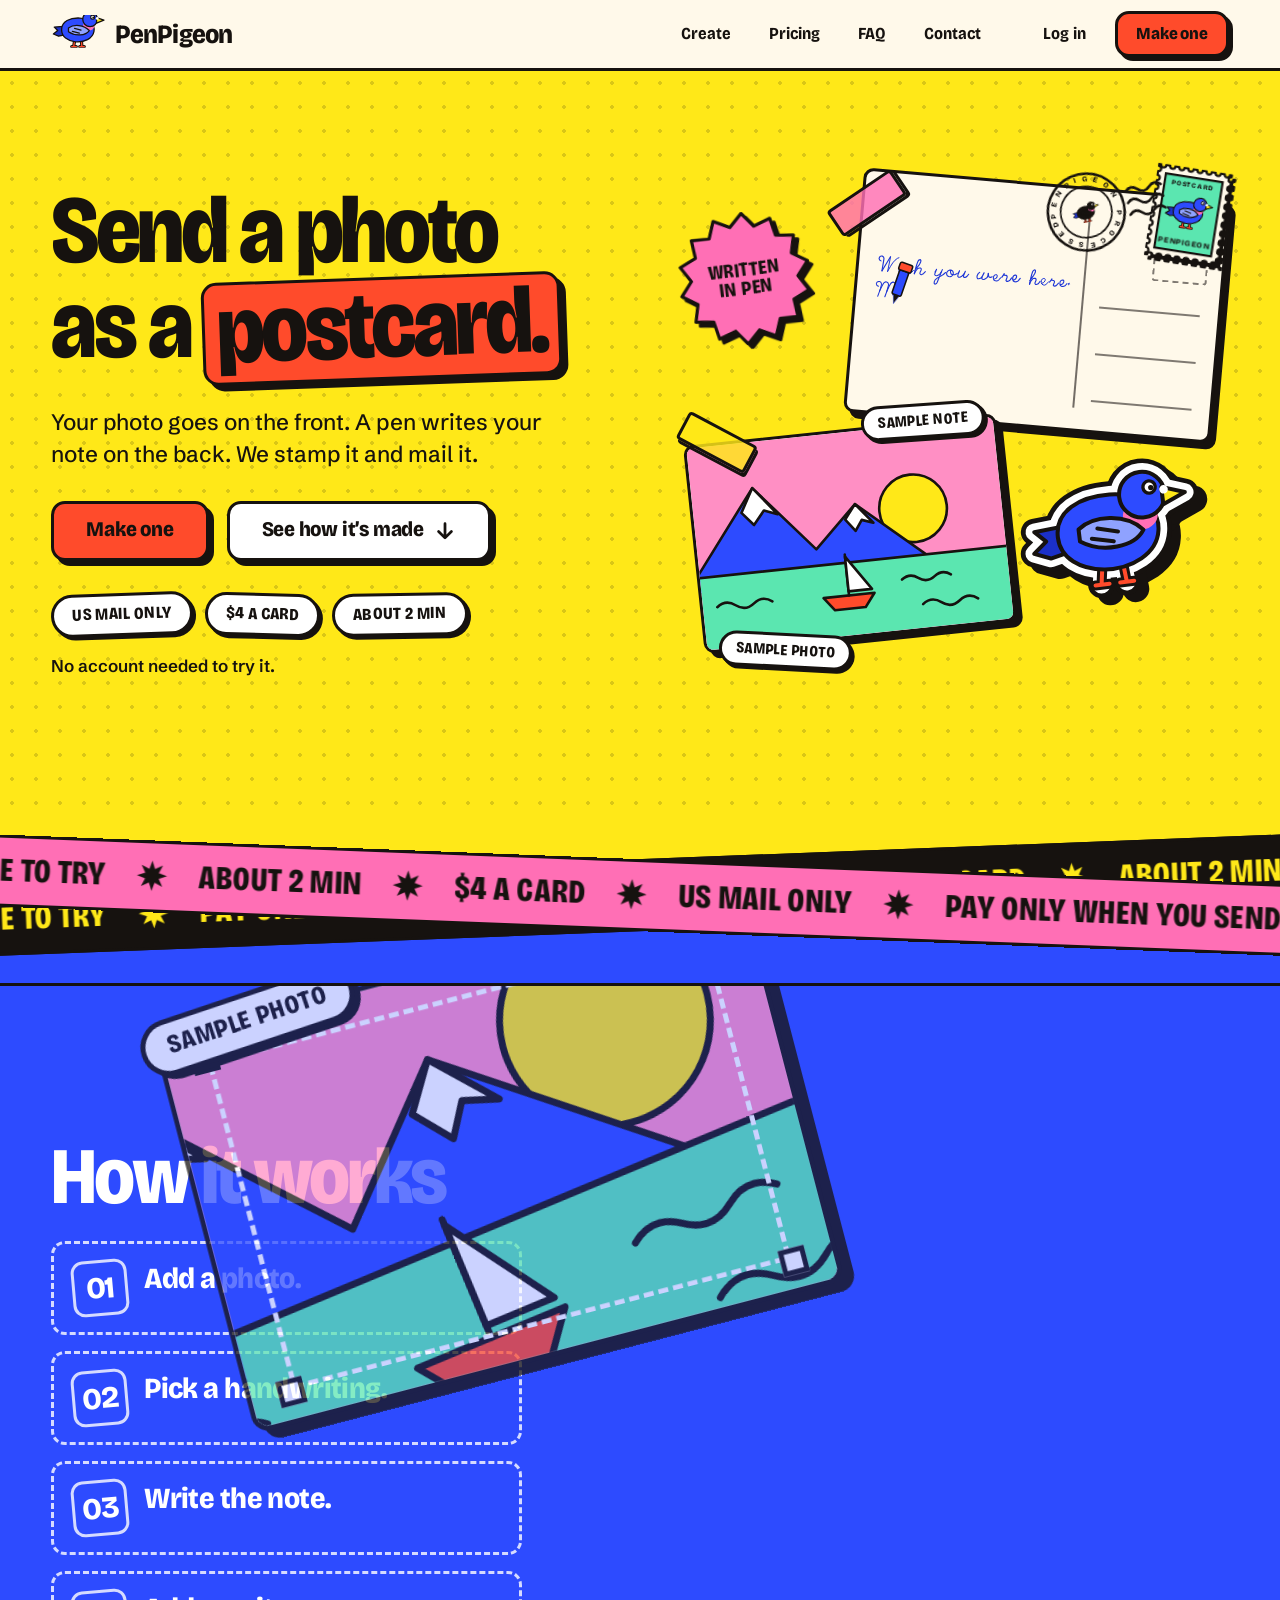
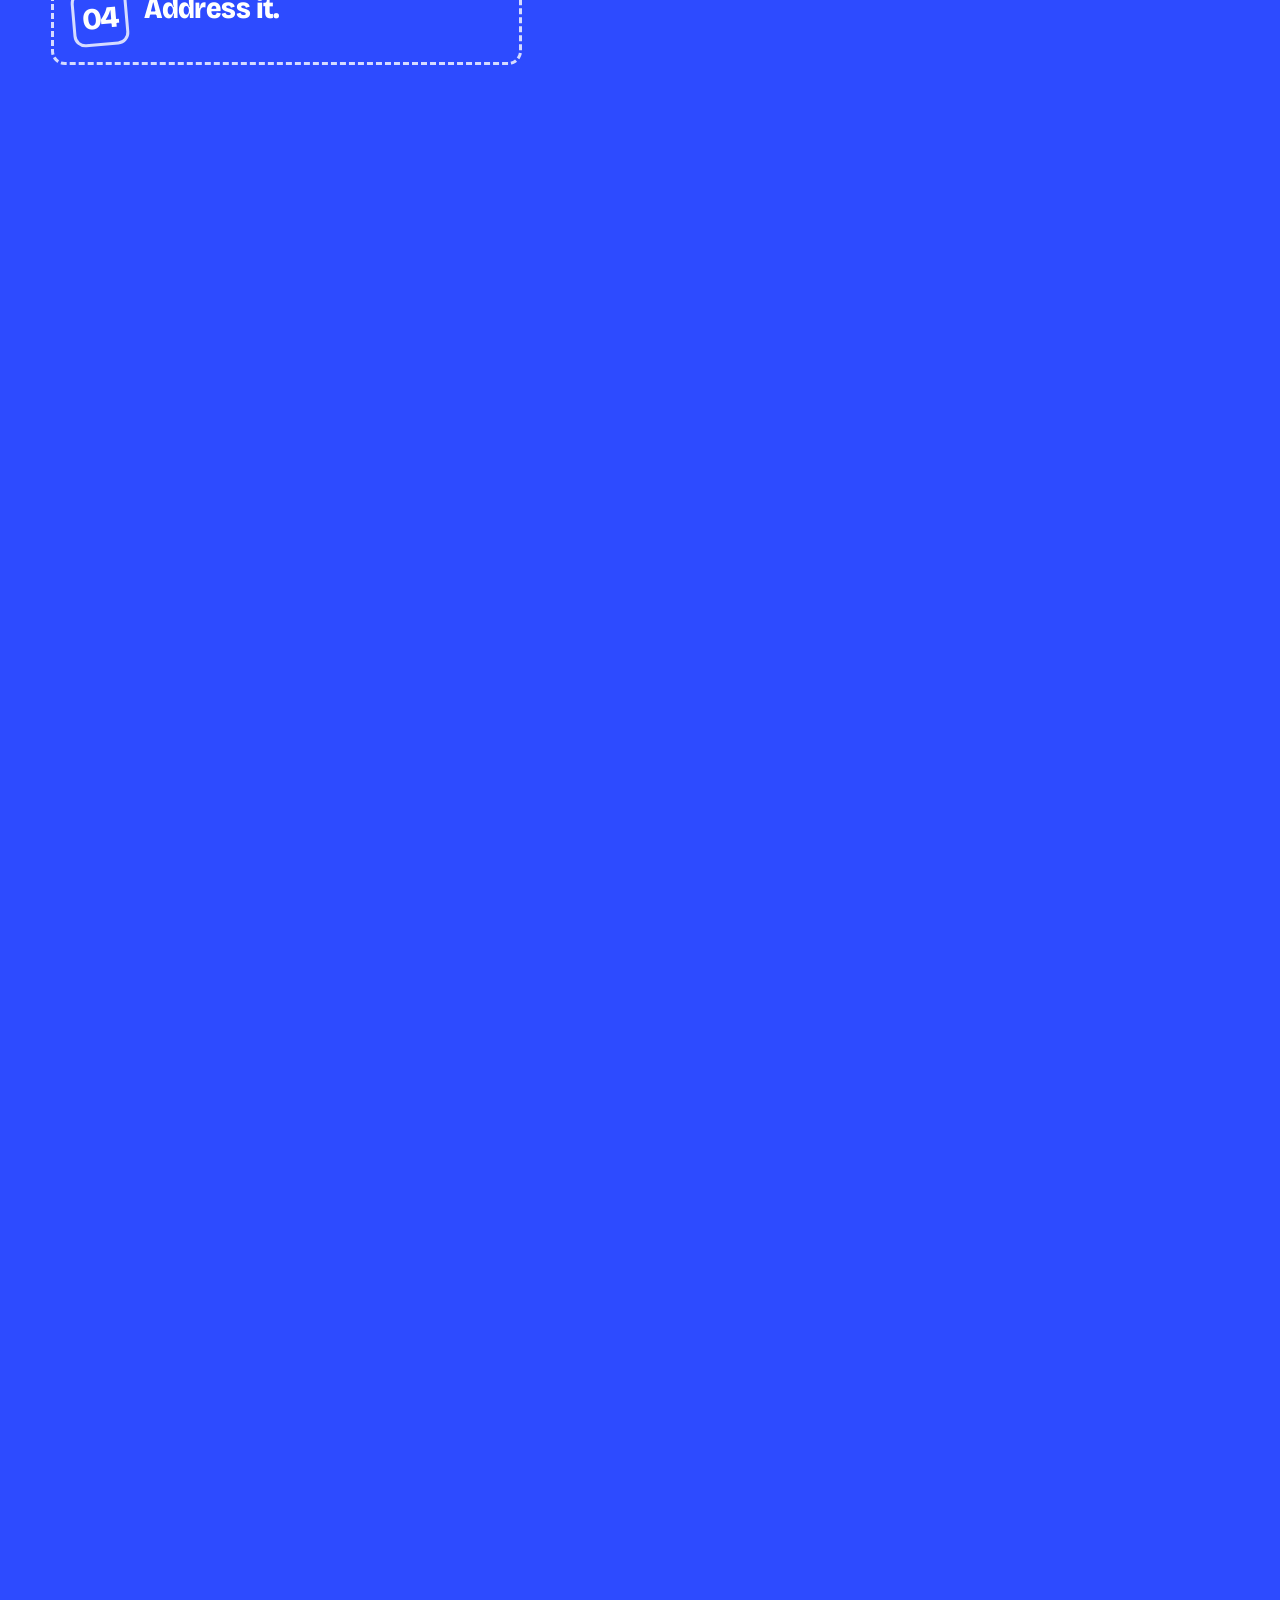
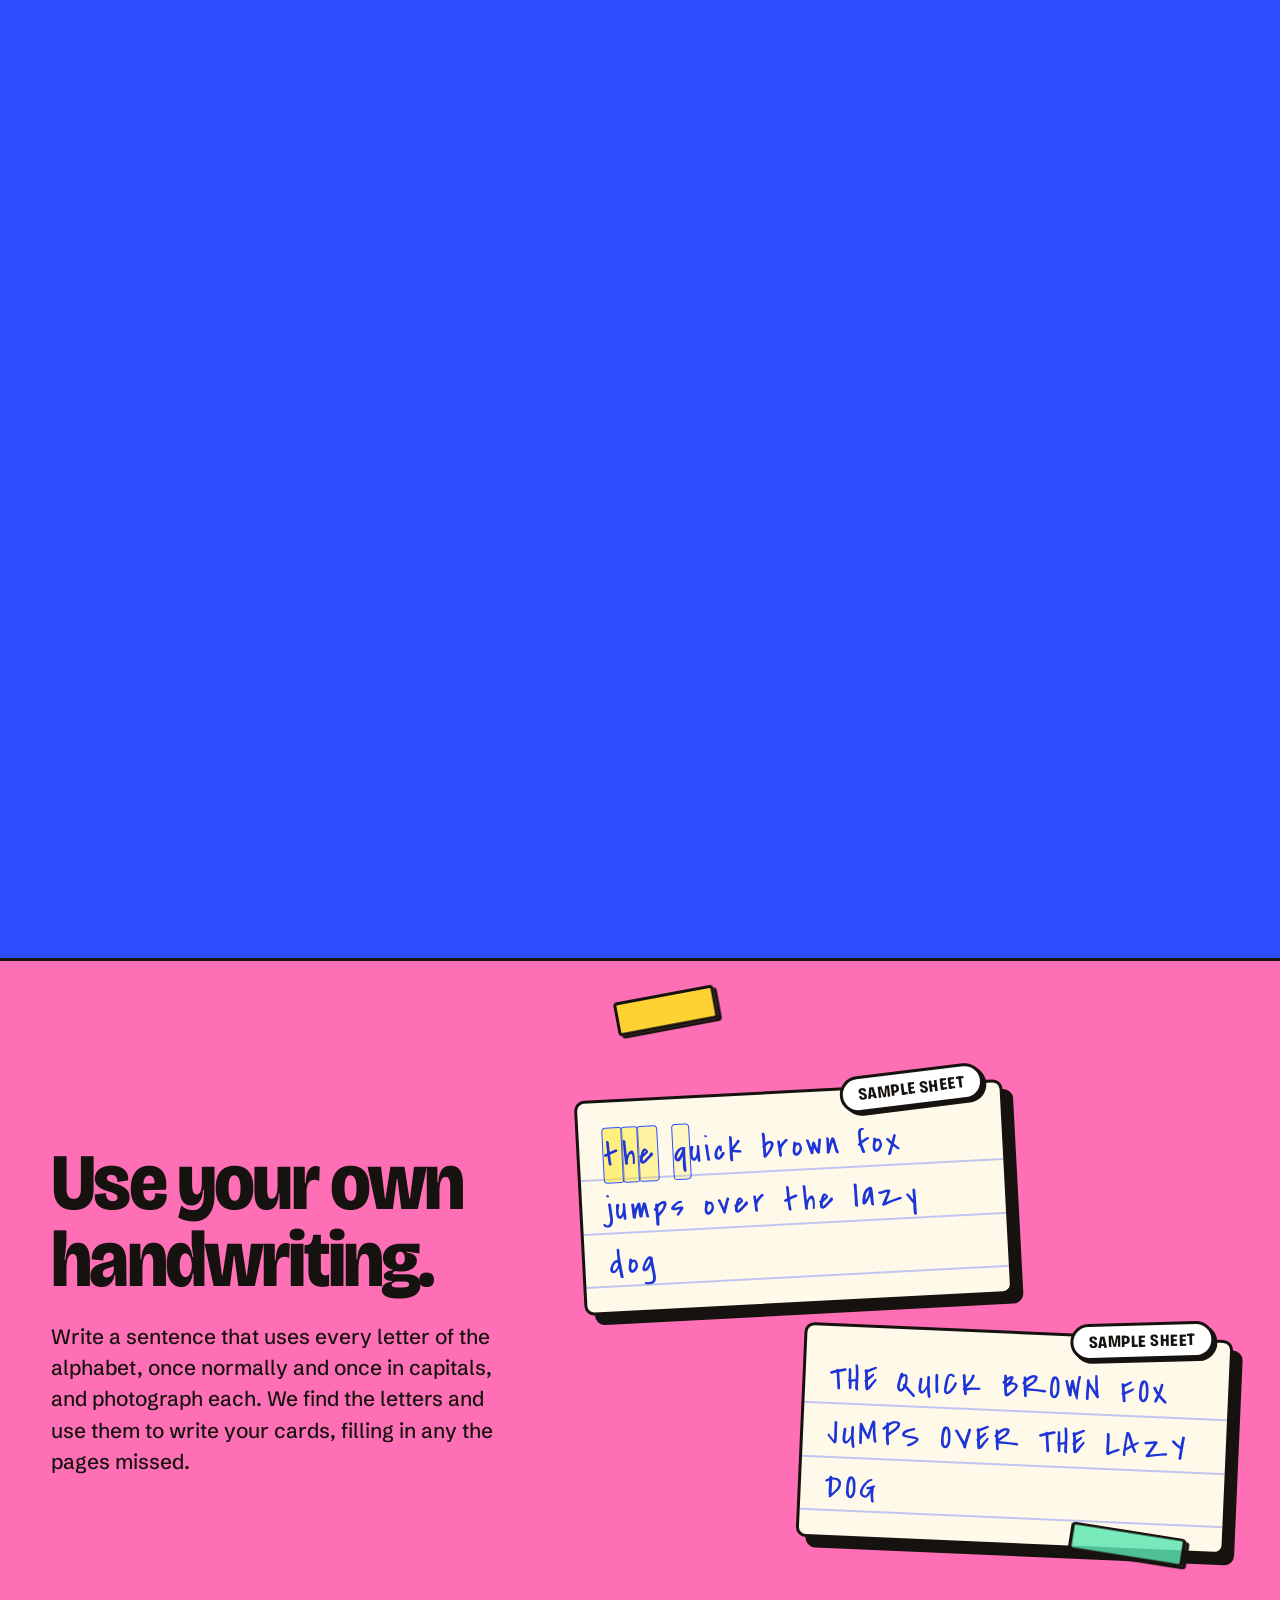
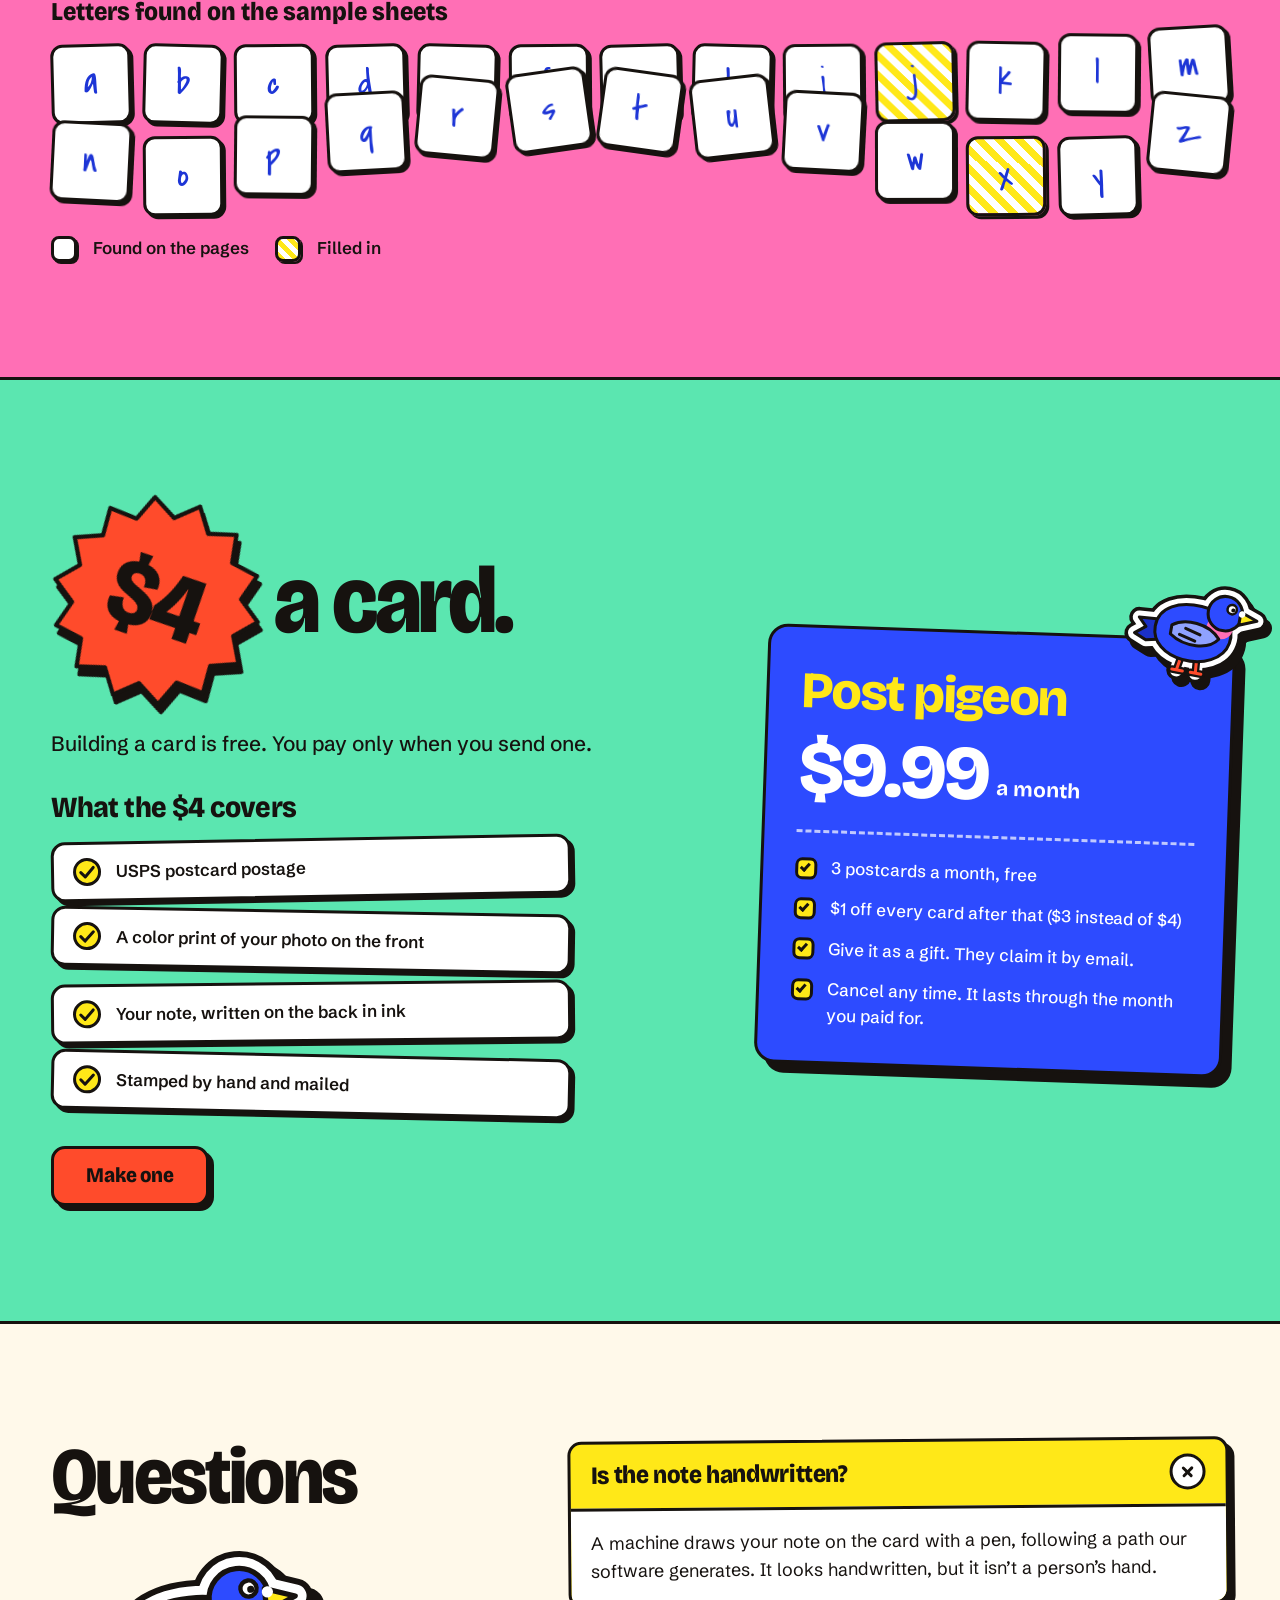
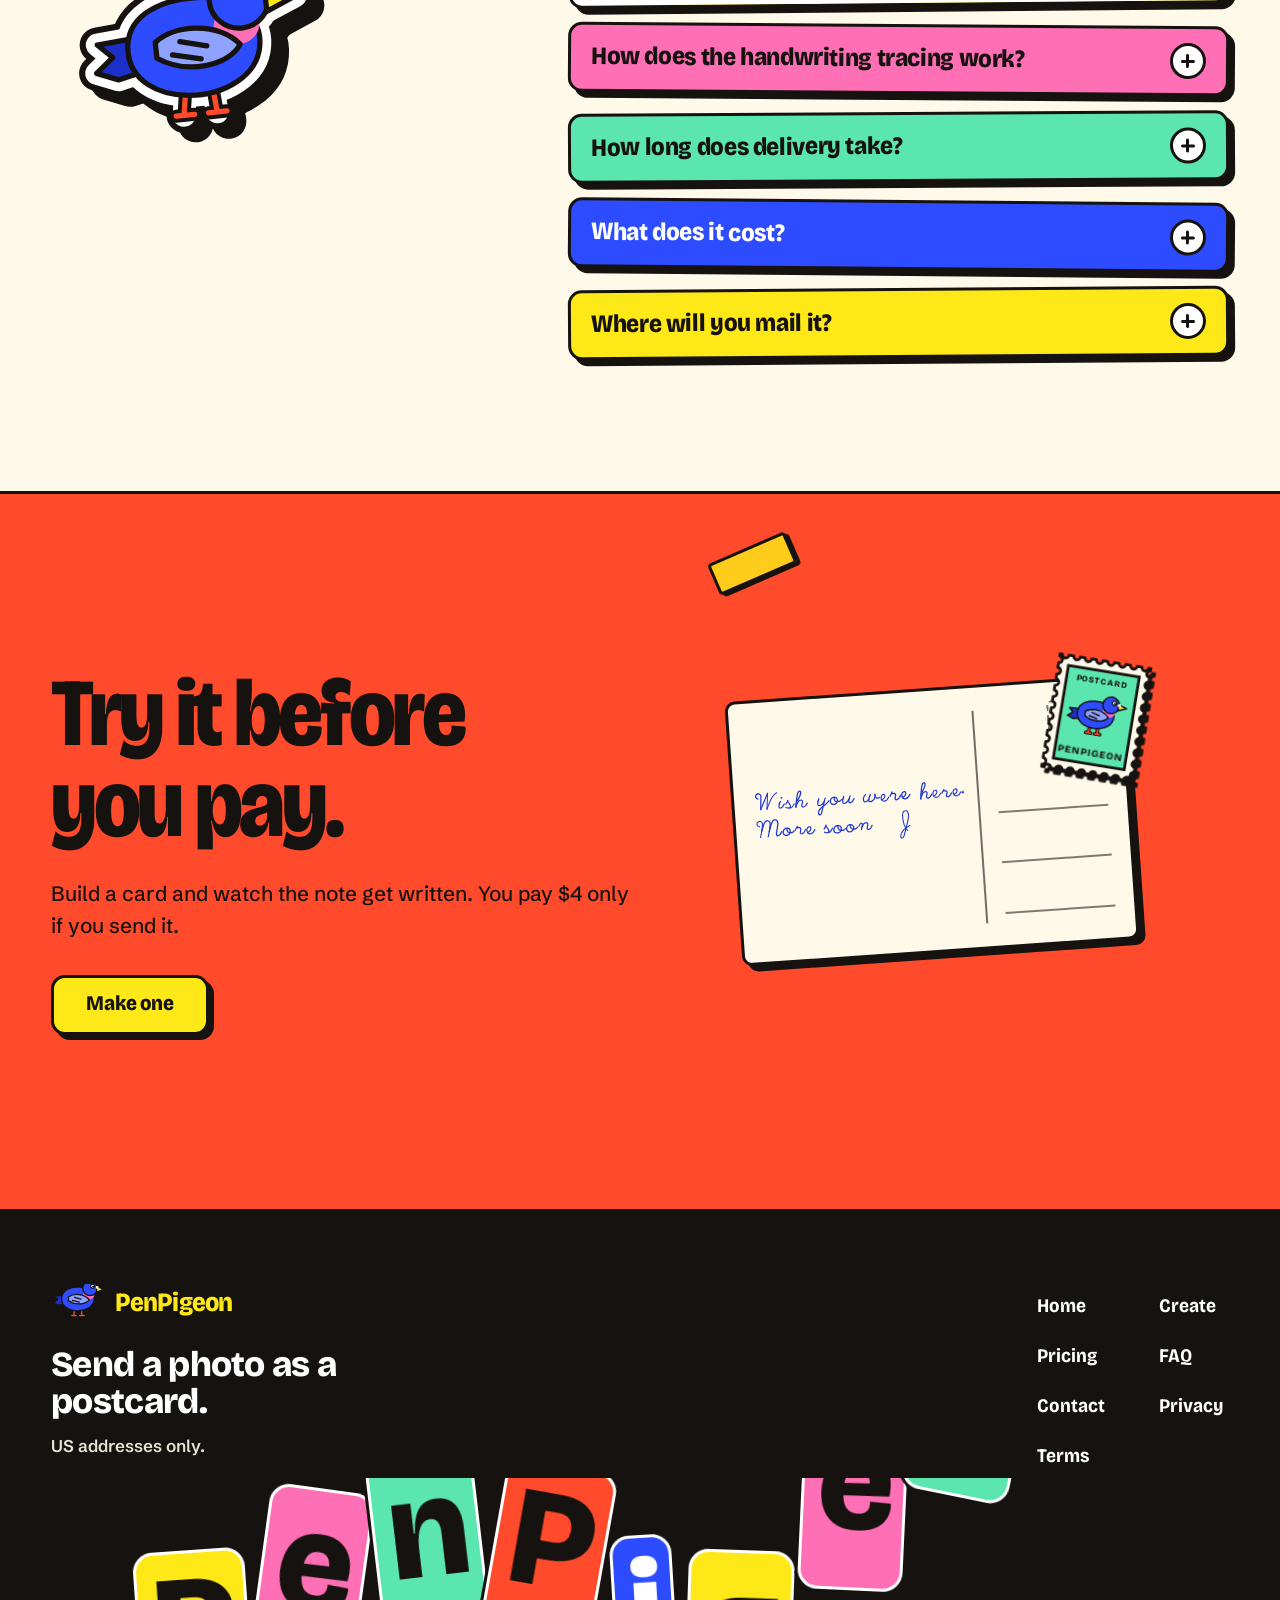
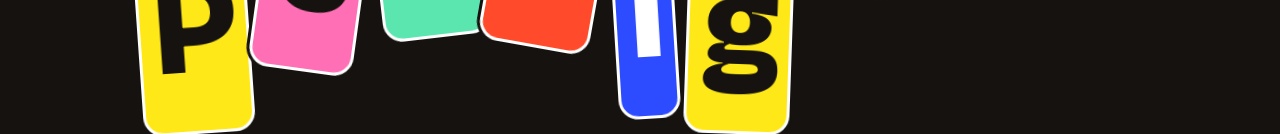
<file: 02-sticker/index.html>
<!doctype html>
<html lang="en">
<head>
<meta charset="utf-8">
<meta name="viewport" content="width=device-width, initial-scale=1">
<title>PenPigeon: send a photo as a postcard</title>
<meta name="description" content="Your photo goes on the front. A pen writes your note on the back. We stamp it and mail it. $4 a card, US addresses only.">
<meta name="theme-color" content="#FFE818">
<meta name="color-scheme" content="light">
<link rel="icon" href="data:image/svg+xml,%3Csvg xmlns='http://www.w3.org/2000/svg' viewBox='0 0 64 64'%3E%3Crect width='64' height='64' rx='14' fill='%23FFE818' stroke='%2316120F' stroke-width='4'/%3E%3Cpath d='M10 38c0-12 10-18 22-17 12 1 18 9 17 18-1 9-12 14-22 13-10-1-17-6-17-14z' fill='%232D4BFF' stroke='%2316120F' stroke-width='4'/%3E%3Ccircle cx='44' cy='24' r='10' fill='%232D4BFF' stroke='%2316120F' stroke-width='4'/%3E%3Cpath d='M52 22l9 3-9 4z' fill='%23FFE818' stroke='%2316120F' stroke-width='3' stroke-linejoin='round'/%3E%3Ccircle cx='46' cy='21' r='2.5' fill='%23fff'/%3E%3C/svg%3E">
<link rel="preconnect" href="https://fonts.googleapis.com">
<link rel="preconnect" href="https://fonts.gstatic.com" crossorigin>
<link href="https://fonts.googleapis.com/css2?family=Bricolage+Grotesque:opsz,wdth,wght@12..96,75..100,400..800&family=Covered+By+Your+Grace&family=Schibsted+Grotesk:wght@400..800&display=swap" rel="stylesheet">
<script>
  // Hides pre-animation content only while the animation script is alive.
  document.documentElement.classList.add('js');
  setTimeout(function () { if (!window.__ppReady) document.documentElement.classList.remove('js'); }, 4000);
</script>
<link rel="stylesheet" href="style.css">
</head>
<body>
<a class="skip" href="#main">Skip to content</a>

<!-- Shared SVG art: pigeon sticker, stamp, postmark, burst, pen, the real plotted note -->
<svg class="defs" width="0" height="0" aria-hidden="true" focusable="false">
  <defs>
    <!-- Pigeon silhouette (unstyled, used for the die-cut border) -->
    <g id="pg-sil">
      <path d="M30 50 L3 52 L11 60 L1 68 L13 73 L36 68 Z"/>
      <path d="M20 58 C20 38 40 30 62 31 C84 32 98 46 95 62 C92 79 72 88 52 86 C34 84 20 74 20 58 Z"/>
      <circle cx="86" cy="34" r="17"/>
      <path d="M101 30 L118 36 L101 43 Z"/>
      <path d="M50 85 L48 97 M66 85 L67 97" fill="none"/>
    </g>
    <!-- Pigeon artwork -->
    <g id="pg-art">
      <path class="sk pg-tail" d="M30 50 L3 52 L11 60 L1 68 L13 73 L36 68 Z"/>
      <path class="pg-leg-o" d="M50 85 L48 97 M43.5 97 L54 97 M66 85 L67 97 M62 97 L72.5 97"/>
      <path class="pg-leg" d="M50 85 L48 97 M43.5 97 L54 97 M66 85 L67 97 M62 97 L72.5 97"/>
      <path class="sk pg-body" d="M20 58 C20 38 40 30 62 31 C84 32 98 46 95 62 C92 79 72 88 52 86 C34 84 20 74 20 58 Z"/>
      <ellipse class="pg-neck" cx="83" cy="49" rx="13" ry="11"/>
      <path class="sk pg-wing" d="M36 54 C48 45 72 46 84 60 C76 72 52 74 36 63 Z"/>
      <path class="pg-bar" d="M50 55 L65 59 M45 62 L61 66"/>
      <circle class="sk pg-body" cx="86" cy="34" r="17"/>
      <path class="sk pg-beak" d="M101 30 L118 36 L101 43 Z"/>
      <circle class="pg-cere" cx="102.5" cy="32" r="3.2"/>
      <circle class="sk pg-eye" cx="92" cy="29" r="4.6"/>
      <circle class="pg-pupil" cx="93.2" cy="29.6" r="2"/>
    </g>
    <symbol id="pigeon-flat" viewBox="-2 12 124 88"><use href="#pg-art"/></symbol>
    <symbol id="pigeon-sticker" viewBox="-12 2 148 114">
      <use href="#pg-sil" transform="translate(6 6)" class="pg-shadow"/>
      <use href="#pg-sil" class="pg-cut-o"/>
      <use href="#pg-sil" class="pg-cut-w"/>
      <use href="#pg-art"/>
    </symbol>

    <symbol id="burst" viewBox="0 0 100 100"><path d="M50.00 1.00 L58.90 11.00 L71.26 5.85 L74.94 18.73 L88.31 19.45 L86.04 32.64 L97.77 39.10 L90.00 50.00 L97.77 60.90 L86.04 67.36 L88.31 80.55 L74.94 81.27 L71.26 94.15 L58.90 89.00 L50.00 99.00 L41.10 89.00 L28.74 94.15 L25.06 81.27 L11.69 80.55 L13.96 67.36 L2.23 60.90 L10.00 50.00 L2.23 39.10 L13.96 32.64 L11.69 19.45 L25.06 18.73 L28.74 5.85 L41.10 11.00 Z"/></symbol>
    <symbol id="burst-sm" viewBox="0 0 100 100"><path d="M50.00 1.00 L61.12 15.76 L78.80 10.36 L79.12 28.84 L96.60 34.86 L86.00 50.00 L96.60 65.14 L79.12 71.16 L78.80 89.64 L61.12 84.24 L50.00 99.00 L38.88 84.24 L21.20 89.64 L20.88 71.16 L3.40 65.14 L14.00 50.00 L3.40 34.86 L20.88 28.84 L21.20 10.36 L38.88 15.76 Z"/></symbol>
    <symbol id="star" viewBox="0 0 100 100"><path d="M50.00 1.00 L59.18 27.83 L84.65 15.35 L72.17 40.82 L99.00 50.00 L72.17 59.18 L84.65 84.65 L59.18 72.17 L50.00 99.00 L40.82 72.17 L15.35 84.65 L27.83 59.18 L1.00 50.00 L27.83 40.82 L15.35 15.35 L40.82 27.83 Z"/></symbol>

    <!-- Pen on a plotter carriage, tip at 0,0 -->
    <g id="nib-shape">
      <g transform="rotate(14)">
        <path d="M0 0 L-7 -20 L7 -20 Z" fill="#16120F"/>
        <rect x="-11" y="-78" width="22" height="58" rx="4" fill="#2D4BFF" stroke="#16120F" stroke-width="3.5"/>
        <rect x="-15" y="-96" width="30" height="18" rx="4" fill="#FF4B2B" stroke="#16120F" stroke-width="3.5"/>
      </g>
    </g>

    <symbol id="stamp" viewBox="-2 -2 104 128">
      <path d="M0 0 L2.65 0 A3.6 3.6 0 0 0 9.85 0 L15.15 0 A3.6 3.6 0 0 0 22.35 0 L27.65 0 A3.6 3.6 0 0 0 34.85 0 L40.15 0 A3.6 3.6 0 0 0 47.35 0 L52.65 0 A3.6 3.6 0 0 0 59.85 0 L65.15 0 A3.6 3.6 0 0 0 72.35 0 L77.65 0 A3.6 3.6 0 0 0 84.85 0 L90.15 0 A3.6 3.6 0 0 0 97.35 0 L100 0 L100 2.60 A3.6 3.6 0 0 0 100 9.80 L100 15.00 A3.6 3.6 0 0 0 100 22.20 L100 27.40 A3.6 3.6 0 0 0 100 34.60 L100 39.80 A3.6 3.6 0 0 0 100 47.00 L100 52.20 A3.6 3.6 0 0 0 100 59.40 L100 64.60 A3.6 3.6 0 0 0 100 71.80 L100 77.00 A3.6 3.6 0 0 0 100 84.20 L100 89.40 A3.6 3.6 0 0 0 100 96.60 L100 101.80 A3.6 3.6 0 0 0 100 109.00 L100 114.20 A3.6 3.6 0 0 0 100 121.40 L100 124 L97.35 124 A3.6 3.6 0 0 0 90.15 124 L84.85 124 A3.6 3.6 0 0 0 77.65 124 L72.35 124 A3.6 3.6 0 0 0 65.15 124 L59.85 124 A3.6 3.6 0 0 0 52.65 124 L47.35 124 A3.6 3.6 0 0 0 40.15 124 L34.85 124 A3.6 3.6 0 0 0 27.65 124 L22.35 124 A3.6 3.6 0 0 0 15.15 124 L9.85 124 A3.6 3.6 0 0 0 2.65 124 L0 124 L0 121.40 A3.6 3.6 0 0 0 0 114.20 L0 109.00 A3.6 3.6 0 0 0 0 101.80 L0 96.60 A3.6 3.6 0 0 0 0 89.40 L0 84.20 A3.6 3.6 0 0 0 0 77.00 L0 71.80 A3.6 3.6 0 0 0 0 64.60 L0 59.40 A3.6 3.6 0 0 0 0 52.20 L0 47.00 A3.6 3.6 0 0 0 0 39.80 L0 34.60 A3.6 3.6 0 0 0 0 27.40 L0 22.20 A3.6 3.6 0 0 0 0 15.00 L0 9.80 A3.6 3.6 0 0 0 0 2.60 Z" fill="#FFF9EA" stroke="#16120F" stroke-width="3" stroke-linejoin="round"/>
      <rect x="11" y="11" width="78" height="102" fill="#5BE6B0" stroke="#16120F" stroke-width="3"/>
      <text x="50" y="25" text-anchor="middle" font-family="Bricolage Grotesque, Arial, sans-serif" font-weight="800" font-size="9" letter-spacing="1" fill="#16120F">POSTCARD</text>
      <svg x="17" y="34" width="66" height="48" viewBox="-2 12 124 88"><use href="#pg-art"/></svg>
      <text x="50" y="104" text-anchor="middle" font-family="Bricolage Grotesque, Arial, sans-serif" font-weight="800" font-size="10.5" letter-spacing="1" fill="#16120F">PENPIGEON</text>
    </symbol>

    <symbol id="postmark" viewBox="0 0 160 100">
      <path id="pm-arc" d="M50 50 m-36 0 a36 36 0 1 1 72 0 a36 36 0 1 1 -72 0" fill="none"/>
      <g fill="none" stroke="#16120F" stroke-linecap="round" stroke-width="3">
        <circle cx="50" cy="50" r="45"/>
        <circle cx="50" cy="50" r="30" stroke-width="2"/>
        <path d="M100 36 q7 -7 14 0 t14 0 t14 0"/>
        <path d="M100 50 q7 -7 14 0 t14 0 t14 0"/>
        <path d="M100 64 q7 -7 14 0 t14 0 t14 0"/>
      </g>
      <text font-family="Bricolage Grotesque, Arial, sans-serif" font-weight="800" font-size="8.6" fill="#16120F"><textPath href="#pm-arc" textLength="222" lengthAdjust="spacing">PENPIGEON PROCESSED</textPath></text>
      <svg x="33" y="38" width="34" height="24" viewBox="-2 12 124 88" style="--pg-body:#16120F;--pg-wing:#16120F"><use href="#pg-art"/></svg>
    </symbol>

    <!-- The real plotted note, 40 strokes in pen order -->
    <g id="note">
<path d="M 10.52,47.95 L 6.56,46.09 L 4.56,41.86 L 4.76,39.98 L 6.66,35.78 L 10.72,33.95 L 12.79,33.72 L 16.76,36.06 L 18.49,40.16 L 18.26,46.08 L 15.73,76.23" style="stroke-width:calc(2.11px * var(--nb, 1.6))"/>
<path d="M 36.72,33.94 L 15.85,76.38" style="stroke-width:calc(1.97px * var(--nb, 1.6))"/>
<path d="M 36.93,34.18 L 32.28,76.36" style="stroke-width:calc(1.77px * var(--nb, 1.6))"/>
<path d="M 61.21,34.51 L 57.01,36.59 L 50.77,42.47 L 44.80,50.68 L 38.58,62.53 L 32.21,76.51" style="stroke-width:calc(1.78px * var(--nb, 1.6))"/>
<path d="M 71.83,47.84 L 71.91,49.70 L 73.60,49.64 L 73.60,47.79 L 71.69,48.01" style="stroke-width:calc(1.78px * var(--nb, 1.6))"/>
<path d="M 65.15,65.98 L 69.28,58.13 L 64.71,69.89 L 64.79,73.64 L 66.95,75.78 L 69.04,75.83 L 73.00,73.91 L 75.01,71.94 L 79.26,66.04" style="stroke-width:calc(1.96px * var(--nb, 1.6))"/>
<path d="M 83.24,66.36 L 87.34,60.44 L 89.50,56.51 L 89.63,60.41 L 93.53,67.00 L 95.26,71.42 L 95.03,75.57 L 91.00,77.26" style="stroke-width:calc(1.94px * var(--nb, 1.6))"/>
<path d="M 82.61,74.98 L 86.70,77.01 L 95.16,77.51 L 99.32,75.66 L 101.46,73.37 L 106.05,67.23" style="stroke-width:calc(1.75px * var(--nb, 1.6))"/>
<path d="M 109.92,66.37 L 113.99,60.23 L 120.55,50.51 L 122.59,46.43 L 124.78,40.24 L 124.83,36.56 L 122.99,34.68 L 118.74,36.30 L 116.69,40.18 L 114.38,48.23 L 111.94,60.45 L 109.35,76.50" style="stroke-width:calc(2.17px * var(--nb, 1.6))"/>
<path d="M 109.31,76.52 L 111.66,70.55 L 113.89,66.44 L 118.05,60.45 L 122.12,58.71 L 126.09,58.70 L 128.23,60.77 L 127.92,64.81 L 125.54,70.95 L 125.40,75.03 L 127.44,77.25 L 129.77,77.45 L 133.85,75.31 L 136.13,73.39 L 140.49,67.65" style="stroke-width:calc(1.96px * var(--nb, 1.6))"/>
<path d="M 168.26,66.43 L 172.12,58.09 L 168.41,70.57 L 168.19,74.36 L 170.18,76.38 L 174.49,76.41 L 178.84,74.34 L 182.85,70.17 L 186.94,63.79" style="stroke-width:calc(1.91px * var(--nb, 1.6))"/>
<path d="M 188.71,57.63 L 177.23,94.97 L 175.41,99.17 L 171.11,101.46 L 168.77,99.27 L 168.48,94.90 L 170.59,88.81 L 176.91,82.63 L 182.94,78.36 L 186.82,75.99 L 192.80,71.47 L 198.85,65.17" style="stroke-width:calc(2.01px * var(--nb, 1.6))"/>
<path d="M 214.61,56.77 L 210.38,56.90 L 206.18,59.10 L 204.04,61.17 L 202.08,65.48 L 202.24,69.87 L 204.57,74.11 L 208.69,75.93 L 212.84,76.17 L 216.95,74.10 L 219.14,71.83 L 221.07,67.62 L 220.88,63.20 L 218.68,59.06 L 214.55,56.77 L 212.78,59.13 L 212.93,63.52 L 215.13,67.81 L 219.42,69.57 L 225.58,69.21 L 229.64,66.93 L 231.93,64.92" style="stroke-width:calc(2.01px * var(--nb, 1.6))"/>
<path d="M 234.64,64.69 L 238.43,56.68 L 234.77,68.81 L 234.76,73.07 L 237.00,75.11 L 241.02,75.13 L 244.90,72.91 L 249.05,68.73 L 253.09,62.51" style="stroke-width:calc(2.00px * var(--nb, 1.6))"/>
<path d="M 255.22,56.55 L 251.29,68.66 L 251.28,72.80 L 253.42,74.71 L 255.52,74.58 L 259.61,72.47 L 261.38,70.45 L 265.49,64.33" style="stroke-width:calc(2.15px * var(--nb, 1.6))"/>
<path d="M 296.63,56.11 L 292.40,60.21 L 290.10,66.18 L 290.03,70.58 L 291.86,74.76 L 295.75,74.89 L 300.25,73.03 L 304.50,68.93" style="stroke-width:calc(2.04px * var(--nb, 1.6))"/>
<path d="M 309.25,56.54 L 304.31,68.75 L 304.00,72.80 L 306.07,75.24 L 310.51,75.49 L 314.55,73.30 L 318.86,69.45 L 321.17,63.43 L 321.57,57.30" style="stroke-width:calc(2.16px * var(--nb, 1.6))"/>
<path d="M 321.53,56.98 L 323.41,65.30 L 325.42,67.42 L 329.49,67.76 L 333.81,65.83" style="stroke-width:calc(2.02px * var(--nb, 1.6))"/>
<path d="M 339.28,72.08 L 343.38,70.18 L 345.42,68.59 L 347.72,64.79 L 347.83,60.76 L 345.72,58.72 L 343.99,58.50 L 339.78,60.47 L 337.71,64.16 L 337.33,70.33 L 339.27,74.56 L 343.43,76.61 L 347.66,76.53 L 351.47,74.72 L 353.64,72.65 L 357.97,66.71" style="stroke-width:calc(1.81px * var(--nb, 1.6))"/>
<path d="M 361.20,64.78 L 365.15,58.33 L 367.33,53.69 L 367.24,57.98 L 374.02,57.98 L 376.16,60.26 L 376.31,64.40 L 374.40,71.04 L 374.30,73.40 L 376.40,75.29 L 378.95,75.13 L 383.24,72.91 L 385.43,70.70 L 389.71,63.88" style="stroke-width:calc(2.21px * var(--nb, 1.6))"/>
<path d="M 395.02,69.95 L 399.19,67.85 L 401.16,65.91 L 403.37,61.52 L 403.35,57.19 L 401.07,55.10 L 398.86,55.26 L 394.85,57.38 L 392.90,61.38 L 392.90,67.90 L 395.01,72.23 L 399.29,74.37 L 403.63,74.15 L 408.03,71.86 L 410.23,69.71 L 414.42,63.52" style="stroke-width:calc(2.18px * var(--nb, 1.6))"/>
<path d="M 442.27,67.15 L 446.18,61.19 L 452.25,51.05 L 454.28,47.20 L 456.40,41.42 L 456.24,37.16 L 454.37,35.03 L 450.28,37.15 L 448.31,41.24 L 446.32,49.42 L 444.38,61.56 L 442.60,77.60" style="stroke-width:calc(2.13px * var(--nb, 1.6))"/>
<path d="M 442.68,77.59 L 444.31,71.25 L 446.50,67.01 L 450.33,61.30 L 454.33,59.41 L 458.15,59.49 L 460.11,61.58 L 460.20,65.28 L 458.03,71.16 L 458.20,74.92 L 460.01,76.87 L 462.12,76.90 L 466.17,75.22 L 468.10,73.33 L 472.18,67.02" style="stroke-width:calc(2.07px * var(--nb, 1.6))"/>
<path d="M 477.42,71.96 L 481.72,69.88 L 483.83,67.89 L 486.29,63.63 L 486.38,59.32 L 484.35,57.43 L 482.15,57.42 L 478.04,59.30 L 475.77,63.26 L 475.73,69.44 L 477.63,73.89 L 481.65,76.16 L 485.80,76.50 L 490.11,74.23 L 491.95,72.07 L 496.56,65.82" style="stroke-width:calc(1.76px * var(--nb, 1.6))"/>
<path d="M 499.51,66.58 L 503.44,60.57 L 505.60,56.79 L 505.30,60.83 L 511.35,61.06 L 513.37,62.94 L 513.36,66.83 L 511.34,72.59 L 511.11,74.74 L 513.24,76.63 L 515.41,76.91 L 519.27,74.96 L 521.15,73.02 L 525.42,67.25" style="stroke-width:calc(2.07px * var(--nb, 1.6))"/>
<path d="M 531.28,71.72 L 535.66,69.80 L 537.92,67.58 L 540.02,63.72 L 540.29,59.56 L 538.39,57.39 L 536.38,57.31 L 532.05,59.24 L 529.61,63.21 L 529.60,69.46 L 531.30,73.63 L 535.20,75.79 L 539.12,75.99 L 543.53,74.18 L 545.61,72.37 L 549.91,66.50" style="stroke-width:calc(1.95px * var(--nb, 1.6))"/>
<path d="M 555.49,65.46 L 553.09,67.65 L 555.22,69.67 L 557.22,67.39 L 555.34,65.21" style="stroke-width:calc(1.76px * var(--nb, 1.6))"/>
<path d="M 9.60,121.49 L 5.36,119.63 L 3.22,115.75 L 2.98,113.49 L 4.94,109.56 L 9.24,107.58 L 11.25,107.25 L 15.46,109.24 L 17.69,113.46 L 17.67,117.38 L 15.68,127.81 L 13.92,135.77 L 9.96,150.35" style="stroke-width:calc(1.79px * var(--nb, 1.6))"/>
<path d="M 13.83,135.89 L 19.67,119.59 L 23.59,111.28 L 25.60,109.28 L 29.82,106.79 L 31.66,106.94 L 35.74,108.90 L 37.93,112.82 L 37.95,116.80 L 36.11,127.14 L 34.50,135.52 L 30.59,149.88" style="stroke-width:calc(1.98px * var(--nb, 1.6))"/>
<path d="M 34.37,135.51 L 40.16,118.88 L 44.29,110.44 L 46.15,108.15 L 49.97,105.90 L 51.86,105.93 L 56.23,108.01 L 58.35,112.06 L 58.71,116.33 L 56.79,126.51 L 53.13,140.84 L 53.24,146.91 L 55.08,149.16 L 57.10,148.90 L 61.41,146.60 L 63.47,144.67 L 67.11,138.56" style="stroke-width:calc(2.16px * var(--nb, 1.6))"/>
<path d="M 83.90,130.26 L 79.72,129.97 L 75.46,132.03 L 73.29,133.89 L 71.32,138.25 L 70.96,142.27 L 72.74,146.71 L 77.04,149.21 L 81.36,149.48 L 85.40,147.54 L 87.58,145.59 L 89.68,141.13 L 90.07,137.18 L 88.33,132.73 L 83.97,130.25 L 82.03,132.44 L 81.85,136.43 L 83.76,140.87 L 87.91,142.90 L 94.23,143.12 L 98.36,141.26 L 100.23,139.24" style="stroke-width:calc(2.17px * var(--nb, 1.6))"/>
<path d="M 102.86,138.06 L 106.97,131.59 L 109.29,127.21 L 109.25,131.36 L 115.69,130.85 L 118.08,133.01 L 118.32,137.45 L 116.44,143.80 L 116.69,146.13 L 118.92,148.18 L 121.15,147.98 L 125.26,145.52 L 127.50,143.24 L 131.33,136.76" style="stroke-width:calc(2.03px * var(--nb, 1.6))"/>
<path d="M 136.68,145.26 L 140.82,143.32 L 142.89,141.44 L 145.03,137.20 L 145.00,132.84 L 142.76,130.92 L 140.57,130.79 L 136.65,133.19 L 134.49,137.54 L 134.72,143.46 L 136.73,147.79 L 140.74,149.75 L 145.05,149.58 L 149.24,147.39 L 151.44,145.10 L 155.60,139.04" style="stroke-width:calc(1.96px * var(--nb, 1.6))"/>
<path d="M 180.46,139.69 L 184.21,133.38 L 186.00,129.46 L 186.00,133.59 L 190.36,139.50 L 192.47,143.55 L 192.67,147.46 L 188.83,149.76" style="stroke-width:calc(2.09px * var(--nb, 1.6))"/>
<path d="M 180.72,147.81 L 184.70,149.77 L 193.04,149.48 L 196.91,147.34 L 198.76,145.39 L 202.64,139.06" style="stroke-width:calc(2.05px * var(--nb, 1.6))"/>
<path d="M 219.70,132.94 L 215.27,133.01 L 210.73,134.79 L 208.59,136.73 L 206.10,141.27 L 205.89,145.55 L 207.89,150.01 L 212.57,152.39 L 217.04,152.74 L 221.58,150.53 L 223.91,148.37 L 225.99,143.88 L 226.21,139.74 L 224.30,135.30 L 219.75,133.05 L 217.55,135.04 L 217.57,139.60 L 219.58,144.07 L 223.81,146.55 L 230.27,146.87 L 234.86,144.45 L 237.23,142.43" style="stroke-width:calc(2.14px * var(--nb, 1.6))"/>
<path d="M 252.93,132.74 L 248.50,132.78 L 244.02,134.81 L 242.21,137.20 L 240.11,141.38 L 239.95,145.35 L 242.32,149.50 L 246.40,151.89 L 250.70,151.67 L 254.78,149.40 L 256.76,147.53 L 259.14,143.33 L 258.99,139.18 L 256.67,134.94 L 252.47,132.85 L 250.35,134.91 L 250.43,139.10 L 252.69,143.14 L 257.02,145.41 L 263.36,145.14 L 267.43,142.89 L 269.71,140.65" style="stroke-width:calc(1.99px * var(--nb, 1.6))"/>
<path d="M 272.99,138.51 L 276.75,132.67 L 280.77,130.71 L 282.91,132.96 L 282.67,134.62 L 280.86,142.79 L 278.82,148.55" style="stroke-width:calc(1.87px * var(--nb, 1.6))"/>
<path d="M 280.65,142.77 L 282.66,138.58 L 286.57,132.71 L 290.73,130.84 L 294.94,130.80 L 297.02,132.97 L 296.99,137.05 L 294.81,142.76 L 294.55,146.74 L 296.66,148.61 L 298.90,148.88 L 302.92,147.05 L 304.69,145.06 L 308.47,138.84" style="stroke-width:calc(1.99px * var(--nb, 1.6))"/>
<path d="M 401.90,159.13 L 397.43,152.42 L 393.13,141.57 L 391.05,128.46 L 391.16,115.40 L 393.45,108.53 L 397.79,106.26 L 402.53,106.62 L 404.62,108.70 L 406.98,115.41 L 406.73,121.85 L 404.31,132.82 L 397.85,152.55 L 393.47,165.76 L 391.25,172.32 L 388.81,176.46 L 384.37,178.47 L 382.44,176.14 L 382.43,172.01 L 384.53,165.66 L 389.18,159.16 L 393.35,154.57 L 399.96,150.45 L 408.71,146.23" style="stroke-width:calc(1.77px * var(--nb, 1.6))"/>
    </g>
  </defs>
</svg>

<header class="nav" id="nav">
  <div class="nav-in">
    <a class="brand" href="index.html" aria-label="PenPigeon, home">
      <svg class="brand-mark" viewBox="-2 12 124 88" aria-hidden="true" focusable="false"><use href="#pigeon-flat"/></svg>
      <span class="brand-word">PenPigeon</span>
    </a>
    <nav class="nav-links" id="nav-links" aria-label="Main">
      <a href="../../create.html">Create</a>
      <a href="#pricing">Pricing</a>
      <a href="#faq">FAQ</a>
      <a href="../../contact.html">Contact</a>
      <a class="panel-only" href="../../login.html">Log in</a>
    </nav>
    <div class="nav-end">
      <a class="nav-login" href="../../login.html">Log in</a>
      <a class="btn btn-sm" href="../../create.html">Make one</a>
      <button class="menu-btn" type="button" aria-expanded="false" aria-controls="nav-links">Menu</button>
    </div>
  </div>
</header>

<main id="main">

  <!-- HERO -->
  <section class="hero" aria-labelledby="hero-title">
    <div class="hero-inner">
      <div class="hero-copy">
        <h1 class="h1" id="hero-title"><span class="ln">Send a photo</span> <span class="ln">as a <span class="hl">postcard.</span></span></h1>
        <p class="lede pre" data-in>Your photo goes on the front. A pen writes your note on the back. We stamp it and mail it.</p>
        <div class="hero-cta pre" data-in>
          <a class="btn btn-lg" href="../../create.html">Make one</a>
          <a class="btn btn-lg btn-white" href="#how">See how it’s made
            <svg class="ico" viewBox="0 0 24 24" width="22" height="22" fill="none" stroke="currentColor" stroke-width="3" stroke-linecap="round" stroke-linejoin="round" aria-hidden="true"><path d="M12 4v15M5 12.5l7 7 7-7"/></svg>
          </a>
        </div>
        <ul class="facts pre" data-in aria-label="At a glance">
          <li style="--r:-2">US mail only</li>
          <li style="--r:1.5">$4 a card</li>
          <li style="--r:-1">About 2 min</li>
        </ul>
        <p class="fine pre" data-in>No account needed to try it.</p>
      </div>

      <div class="collage-zone" id="hero-zone">
        <div class="collage" id="hero-collage" role="img" aria-label="A sample postcard: a drawn lake scene on the front, a note written in ink on the back, a stamp, and a pigeon sticker. You can drag the pieces around.">
          <div class="collage-in" style="--s:calc(100cqw / 600)">
            <div class="p card back pre" data-drag data-r="5" style="--x:188;--y:26;--w:404;--r:5" id="hero-back">
              <svg class="note" viewBox="0 0 563.2 175.2" fill="none" stroke="currentColor" stroke-linecap="round" stroke-linejoin="round" aria-hidden="true"><use href="#note" data-draw/><use href="#nib-shape" class="nib" data-nib/></svg>
              <span class="back-rule" aria-hidden="true"></span>
              <span class="stamp-slot" aria-hidden="true"></span>
              <span class="addr-lines" aria-hidden="true"><i></i><i></i><i></i></span>
            </div>
            <span class="p tape pre" data-drag data-r="-34" style="--x:170;--y:28;--w:84;--r:-34;--tc:var(--pink)"></span>
            <div class="p card front pre" data-drag data-r="-6" style="--x:12;--y:296;--w:344;--r:-6">
              <div class="photo"><svg class="scene" viewBox="0 0 300 200" preserveAspectRatio="xMidYMid slice" aria-hidden="true" focusable="false">
<g stroke="#16120F" stroke-width="2.6" stroke-linejoin="round" stroke-linecap="round">
<rect x="-6" y="-6" width="312" height="212" fill="#FF8FC4" stroke="none"/>
<circle cx="214" cy="82" r="33" fill="#FFE818" vector-effect="non-scaling-stroke"/>
<path d="M-8 134 L60 46 L116 112 L158 72 L238 142 L-8 144 Z" fill="#2D4BFF" vector-effect="non-scaling-stroke"/>
<path d="M60 46 L82 74 L69 69 L58 82 L47 69 Z" fill="#fff" vector-effect="non-scaling-stroke"/>
<path d="M158 72 L174 92 L163 88 L156 98 L147 86 Z" fill="#fff" vector-effect="non-scaling-stroke"/>
<rect x="-8" y="128" width="316" height="82" fill="#5BE6B0" vector-effect="non-scaling-stroke"/>
<path d="M14 158 q9 -7 18 0 t18 0 t18 0" fill="none" vector-effect="non-scaling-stroke"/>
<path d="M196 150 q8 -6 16 0 t16 0 t16 0" fill="none" vector-effect="non-scaling-stroke"/>
<path d="M214 176 q9 -7 18 0 t18 0 t18 0" fill="none" vector-effect="non-scaling-stroke"/>
<path d="M118 160 h50 l-10 13 h-30 z" fill="#FF4B2B" vector-effect="non-scaling-stroke"/>
<path d="M143 160 V120" fill="none" vector-effect="non-scaling-stroke"/>
<path d="M143 122 L166 156 H143 Z" fill="#fff" vector-effect="non-scaling-stroke"/>
</g>
</svg></div>
            </div>
            <span class="p tape pre" data-drag data-r="28" style="--x:-12;--y:292;--w:84;--r:28;--tc:var(--yellow)"></span>
            <span class="p tag tag-white pre" data-drag data-r="-4" style="--x:198;--y:268;--r:-4">Sample note</span>
            <span class="p tag tag-white pre" data-drag data-r="3" style="--x:40;--y:520;--r:3">Sample photo</span>
            <svg class="p stamp pre" data-drag data-r="9" viewBox="-2 -2 104 128" style="--x:512;--y:8;--w:84;--r:9" aria-hidden="true"><use href="#stamp"/></svg>
            <svg class="p postmark pre" data-drag data-r="-12" viewBox="0 0 160 100" style="--x:396;--y:6;--w:150;--r:-12" aria-hidden="true"><use href="#postmark"/></svg>
            <svg class="p pigeon pre" data-drag data-r="-7" viewBox="-12 2 148 114" style="--x:348;--y:330;--w:218;--r:-7" aria-hidden="true"><use href="#pigeon-sticker"/></svg>
            <div class="p burst-badge pre" data-drag data-r="-10" style="--x:-2;--y:60;--w:142;--r:-10;--bf:var(--pink)">
              <svg viewBox="0 0 100 100" aria-hidden="true"><use href="#burst"/></svg>
              <span>Written<br>in pen</span>
            </div>
          </div>
        </div>
        <button class="tidy btn btn-sm btn-white" type="button" hidden>Put them back</button>
      </div>
    </div>
  </section>

  <!-- FACTS STRIPS -->
  <div class="strips" aria-hidden="true">
    <div class="strip strip-a" data-strip="1">
      <div class="strip-track">
        <div class="strip-set">
          <span class="strip-item">US mail only</span><svg class="star"><use href="#star"/></svg>
          <span class="strip-item">$4 a card</span><svg class="star"><use href="#star"/></svg>
          <span class="strip-item">About 2 min</span><svg class="star"><use href="#star"/></svg>
          <span class="strip-item">Free to try</span><svg class="star"><use href="#star"/></svg>
          <span class="strip-item">Pay only when you send</span><svg class="star"><use href="#star"/></svg>
          <span class="strip-item">US mail only</span><svg class="star"><use href="#star"/></svg>
          <span class="strip-item">$4 a card</span><svg class="star"><use href="#star"/></svg>
          <span class="strip-item">About 2 min</span><svg class="star"><use href="#star"/></svg>
          <span class="strip-item">Free to try</span><svg class="star"><use href="#star"/></svg>
          <span class="strip-item">Pay only when you send</span><svg class="star"><use href="#star"/></svg>
        </div>
        <div class="strip-set" data-clone>
          <span class="strip-item">US mail only</span><svg class="star"><use href="#star"/></svg>
          <span class="strip-item">$4 a card</span><svg class="star"><use href="#star"/></svg>
          <span class="strip-item">About 2 min</span><svg class="star"><use href="#star"/></svg>
          <span class="strip-item">Free to try</span><svg class="star"><use href="#star"/></svg>
          <span class="strip-item">Pay only when you send</span><svg class="star"><use href="#star"/></svg>
          <span class="strip-item">US mail only</span><svg class="star"><use href="#star"/></svg>
          <span class="strip-item">$4 a card</span><svg class="star"><use href="#star"/></svg>
          <span class="strip-item">About 2 min</span><svg class="star"><use href="#star"/></svg>
          <span class="strip-item">Free to try</span><svg class="star"><use href="#star"/></svg>
          <span class="strip-item">Pay only when you send</span><svg class="star"><use href="#star"/></svg>
        </div>
      </div>
    </div>
    <div class="strip strip-b" data-strip="-1">
      <div class="strip-track">
        <div class="strip-set">
          <span class="strip-item">Pay only when you send</span><svg class="star"><use href="#star"/></svg>
          <span class="strip-item">Free to try</span><svg class="star"><use href="#star"/></svg>
          <span class="strip-item">About 2 min</span><svg class="star"><use href="#star"/></svg>
          <span class="strip-item">$4 a card</span><svg class="star"><use href="#star"/></svg>
          <span class="strip-item">US mail only</span><svg class="star"><use href="#star"/></svg>
          <span class="strip-item">Pay only when you send</span><svg class="star"><use href="#star"/></svg>
          <span class="strip-item">Free to try</span><svg class="star"><use href="#star"/></svg>
          <span class="strip-item">About 2 min</span><svg class="star"><use href="#star"/></svg>
          <span class="strip-item">$4 a card</span><svg class="star"><use href="#star"/></svg>
          <span class="strip-item">US mail only</span><svg class="star"><use href="#star"/></svg>
        </div>
        <div class="strip-set" data-clone>
          <span class="strip-item">Pay only when you send</span><svg class="star"><use href="#star"/></svg>
          <span class="strip-item">Free to try</span><svg class="star"><use href="#star"/></svg>
          <span class="strip-item">About 2 min</span><svg class="star"><use href="#star"/></svg>
          <span class="strip-item">$4 a card</span><svg class="star"><use href="#star"/></svg>
          <span class="strip-item">US mail only</span><svg class="star"><use href="#star"/></svg>
          <span class="strip-item">Pay only when you send</span><svg class="star"><use href="#star"/></svg>
          <span class="strip-item">Free to try</span><svg class="star"><use href="#star"/></svg>
          <span class="strip-item">About 2 min</span><svg class="star"><use href="#star"/></svg>
          <span class="strip-item">$4 a card</span><svg class="star"><use href="#star"/></svg>
          <span class="strip-item">US mail only</span><svg class="star"><use href="#star"/></svg>
        </div>
      </div>
    </div>
  </div>

  <!-- HOW IT WORKS: the board where the four steps get slapped on -->
  <section class="how" id="how" aria-labelledby="how-title">
    <div class="how-pin">
      <div class="how-inner">
        <div class="how-copy">
          <h2 class="h2" id="how-title" data-h2>How it works</h2>
          <ol class="steps">

            <li class="step" data-step="0">
              <div class="step-card">
                <span class="step-n" aria-hidden="true">01</span>
                <div class="step-txt">
                  <h3 class="h3">Add a photo.</h3>
                  <p class="step-body">It fills the front. Pan, zoom and straighten it. What you set is what prints.</p>
                </div>
              </div>
              <div class="art art-1" aria-hidden="true">
                <div class="p card front pre" data-r="-4">
                  <div class="photo"><svg class="scene" viewBox="0 0 300 200" preserveAspectRatio="xMidYMid slice" aria-hidden="true" focusable="false">
<g stroke="#16120F" stroke-width="2.6" stroke-linejoin="round" stroke-linecap="round">
<rect x="-6" y="-6" width="312" height="212" fill="#FF8FC4" stroke="none"/>
<circle cx="214" cy="82" r="33" fill="#FFE818" vector-effect="non-scaling-stroke"/>
<path d="M-8 134 L60 46 L116 112 L158 72 L238 142 L-8 144 Z" fill="#2D4BFF" vector-effect="non-scaling-stroke"/>
<path d="M60 46 L82 74 L69 69 L58 82 L47 69 Z" fill="#fff" vector-effect="non-scaling-stroke"/>
<path d="M158 72 L174 92 L163 88 L156 98 L147 86 Z" fill="#fff" vector-effect="non-scaling-stroke"/>
<rect x="-8" y="128" width="316" height="82" fill="#5BE6B0" vector-effect="non-scaling-stroke"/>
<path d="M14 158 q9 -7 18 0 t18 0 t18 0" fill="none" vector-effect="non-scaling-stroke"/>
<path d="M196 150 q8 -6 16 0 t16 0 t16 0" fill="none" vector-effect="non-scaling-stroke"/>
<path d="M214 176 q9 -7 18 0 t18 0 t18 0" fill="none" vector-effect="non-scaling-stroke"/>
<path d="M118 160 h50 l-10 13 h-30 z" fill="#FF4B2B" vector-effect="non-scaling-stroke"/>
<path d="M143 160 V120" fill="none" vector-effect="non-scaling-stroke"/>
<path d="M143 122 L166 156 H143 Z" fill="#fff" vector-effect="non-scaling-stroke"/>
</g>
</svg></div>
                  <span class="handle h-tl"></span><span class="handle h-tr"></span><span class="handle h-bl"></span><span class="handle h-br"></span>
                  <span class="tag tag-white tag-in">Sample photo</span>
                </div>
                <span class="p tag tag-yellow t-pan pre" data-r="7">Pan</span>
                <span class="p tag tag-pink t-zoom pre" data-r="-6">Zoom</span>
                <span class="p tag tag-mint t-straight pre" data-r="-5">Straighten</span>
              </div>
            </li>

            <li class="step" data-step="1">
              <div class="step-card">
                <span class="step-n" aria-hidden="true">02</span>
                <div class="step-txt">
                  <h3 class="h3">Pick a handwriting.</h3>
                  <p class="step-body">Use one of our styles, upload a font, or trace your own from a photo.</p>
                </div>
              </div>
              <div class="art art-2" aria-hidden="true">
                <div class="p sticker st st-1 pre" data-r="-6" style="--sc:var(--yellow)">
                  <svg viewBox="0 0 40 40" fill="none" stroke="currentColor" stroke-width="3" stroke-linecap="round" stroke-linejoin="round"><path d="M5 27c4-14 8-14 10-4s7 12 11-2 6-9 9-7"/></svg>
                  <span>Our styles</span>
                </div>
                <div class="p sticker st st-2 pre" data-r="5" style="--sc:var(--mint)">
                  <svg viewBox="0 0 40 40" fill="none" stroke="currentColor" stroke-width="3" stroke-linecap="round" stroke-linejoin="round"><path d="M20 27V8M12 15l8-8 8 8M7 27v6h26v-6"/></svg>
                  <span>Upload a font</span>
                </div>
                <div class="p sticker st st-3 pre" data-r="-2" style="--sc:var(--pink)">
                  <svg viewBox="0 0 40 40" fill="none" stroke="currentColor" stroke-width="3" stroke-linecap="round" stroke-linejoin="round"><path d="M4 14a3 3 0 0 1 3-3h5l2-4h12l2 4h5a3 3 0 0 1 3 3v17a3 3 0 0 1-3 3H7a3 3 0 0 1-3-3z"/><circle cx="20" cy="22" r="6"/></svg>
                  <span>Trace your own</span>
                </div>
              </div>
            </li>

            <li class="step" data-step="2">
              <div class="step-card">
                <span class="step-n" aria-hidden="true">03</span>
                <div class="step-txt">
                  <h3 class="h3">Write the note.</h3>
                  <p class="step-body">Type it. The pen adds a little wobble and uneven spacing, so no two cards come out exactly alike.</p>
                </div>
              </div>
              <div class="art art-3" aria-hidden="true">
                <div class="p card back p-back pre" data-r="2.5" id="how-back">
                  <svg class="note" viewBox="0 0 563.2 175.2" fill="none" stroke="currentColor" stroke-linecap="round" stroke-linejoin="round" aria-hidden="true">
<path d="M 10.52,47.95 L 6.56,46.09 L 4.56,41.86 L 4.76,39.98 L 6.66,35.78 L 10.72,33.95 L 12.79,33.72 L 16.76,36.06 L 18.49,40.16 L 18.26,46.08 L 15.73,76.23" style="stroke-width:calc(2.11px * var(--nb, 1.6))"/>
<path d="M 36.72,33.94 L 15.85,76.38" style="stroke-width:calc(1.97px * var(--nb, 1.6))"/>
<path d="M 36.93,34.18 L 32.28,76.36" style="stroke-width:calc(1.77px * var(--nb, 1.6))"/>
<path d="M 61.21,34.51 L 57.01,36.59 L 50.77,42.47 L 44.80,50.68 L 38.58,62.53 L 32.21,76.51" style="stroke-width:calc(1.78px * var(--nb, 1.6))"/>
<path d="M 71.83,47.84 L 71.91,49.70 L 73.60,49.64 L 73.60,47.79 L 71.69,48.01" style="stroke-width:calc(1.78px * var(--nb, 1.6))"/>
<path d="M 65.15,65.98 L 69.28,58.13 L 64.71,69.89 L 64.79,73.64 L 66.95,75.78 L 69.04,75.83 L 73.00,73.91 L 75.01,71.94 L 79.26,66.04" style="stroke-width:calc(1.96px * var(--nb, 1.6))"/>
<path d="M 83.24,66.36 L 87.34,60.44 L 89.50,56.51 L 89.63,60.41 L 93.53,67.00 L 95.26,71.42 L 95.03,75.57 L 91.00,77.26" style="stroke-width:calc(1.94px * var(--nb, 1.6))"/>
<path d="M 82.61,74.98 L 86.70,77.01 L 95.16,77.51 L 99.32,75.66 L 101.46,73.37 L 106.05,67.23" style="stroke-width:calc(1.75px * var(--nb, 1.6))"/>
<path d="M 109.92,66.37 L 113.99,60.23 L 120.55,50.51 L 122.59,46.43 L 124.78,40.24 L 124.83,36.56 L 122.99,34.68 L 118.74,36.30 L 116.69,40.18 L 114.38,48.23 L 111.94,60.45 L 109.35,76.50" style="stroke-width:calc(2.17px * var(--nb, 1.6))"/>
<path d="M 109.31,76.52 L 111.66,70.55 L 113.89,66.44 L 118.05,60.45 L 122.12,58.71 L 126.09,58.70 L 128.23,60.77 L 127.92,64.81 L 125.54,70.95 L 125.40,75.03 L 127.44,77.25 L 129.77,77.45 L 133.85,75.31 L 136.13,73.39 L 140.49,67.65" style="stroke-width:calc(1.96px * var(--nb, 1.6))"/>
<path d="M 168.26,66.43 L 172.12,58.09 L 168.41,70.57 L 168.19,74.36 L 170.18,76.38 L 174.49,76.41 L 178.84,74.34 L 182.85,70.17 L 186.94,63.79" style="stroke-width:calc(1.91px * var(--nb, 1.6))"/>
<path d="M 188.71,57.63 L 177.23,94.97 L 175.41,99.17 L 171.11,101.46 L 168.77,99.27 L 168.48,94.90 L 170.59,88.81 L 176.91,82.63 L 182.94,78.36 L 186.82,75.99 L 192.80,71.47 L 198.85,65.17" style="stroke-width:calc(2.01px * var(--nb, 1.6))"/>
<path d="M 214.61,56.77 L 210.38,56.90 L 206.18,59.10 L 204.04,61.17 L 202.08,65.48 L 202.24,69.87 L 204.57,74.11 L 208.69,75.93 L 212.84,76.17 L 216.95,74.10 L 219.14,71.83 L 221.07,67.62 L 220.88,63.20 L 218.68,59.06 L 214.55,56.77 L 212.78,59.13 L 212.93,63.52 L 215.13,67.81 L 219.42,69.57 L 225.58,69.21 L 229.64,66.93 L 231.93,64.92" style="stroke-width:calc(2.01px * var(--nb, 1.6))"/>
<path d="M 234.64,64.69 L 238.43,56.68 L 234.77,68.81 L 234.76,73.07 L 237.00,75.11 L 241.02,75.13 L 244.90,72.91 L 249.05,68.73 L 253.09,62.51" style="stroke-width:calc(2.00px * var(--nb, 1.6))"/>
<path d="M 255.22,56.55 L 251.29,68.66 L 251.28,72.80 L 253.42,74.71 L 255.52,74.58 L 259.61,72.47 L 261.38,70.45 L 265.49,64.33" style="stroke-width:calc(2.15px * var(--nb, 1.6))"/>
<path d="M 296.63,56.11 L 292.40,60.21 L 290.10,66.18 L 290.03,70.58 L 291.86,74.76 L 295.75,74.89 L 300.25,73.03 L 304.50,68.93" style="stroke-width:calc(2.04px * var(--nb, 1.6))"/>
<path d="M 309.25,56.54 L 304.31,68.75 L 304.00,72.80 L 306.07,75.24 L 310.51,75.49 L 314.55,73.30 L 318.86,69.45 L 321.17,63.43 L 321.57,57.30" style="stroke-width:calc(2.16px * var(--nb, 1.6))"/>
<path d="M 321.53,56.98 L 323.41,65.30 L 325.42,67.42 L 329.49,67.76 L 333.81,65.83" style="stroke-width:calc(2.02px * var(--nb, 1.6))"/>
<path d="M 339.28,72.08 L 343.38,70.18 L 345.42,68.59 L 347.72,64.79 L 347.83,60.76 L 345.72,58.72 L 343.99,58.50 L 339.78,60.47 L 337.71,64.16 L 337.33,70.33 L 339.27,74.56 L 343.43,76.61 L 347.66,76.53 L 351.47,74.72 L 353.64,72.65 L 357.97,66.71" style="stroke-width:calc(1.81px * var(--nb, 1.6))"/>
<path d="M 361.20,64.78 L 365.15,58.33 L 367.33,53.69 L 367.24,57.98 L 374.02,57.98 L 376.16,60.26 L 376.31,64.40 L 374.40,71.04 L 374.30,73.40 L 376.40,75.29 L 378.95,75.13 L 383.24,72.91 L 385.43,70.70 L 389.71,63.88" style="stroke-width:calc(2.21px * var(--nb, 1.6))"/>
<path d="M 395.02,69.95 L 399.19,67.85 L 401.16,65.91 L 403.37,61.52 L 403.35,57.19 L 401.07,55.10 L 398.86,55.26 L 394.85,57.38 L 392.90,61.38 L 392.90,67.90 L 395.01,72.23 L 399.29,74.37 L 403.63,74.15 L 408.03,71.86 L 410.23,69.71 L 414.42,63.52" style="stroke-width:calc(2.18px * var(--nb, 1.6))"/>
<path d="M 442.27,67.15 L 446.18,61.19 L 452.25,51.05 L 454.28,47.20 L 456.40,41.42 L 456.24,37.16 L 454.37,35.03 L 450.28,37.15 L 448.31,41.24 L 446.32,49.42 L 444.38,61.56 L 442.60,77.60" style="stroke-width:calc(2.13px * var(--nb, 1.6))"/>
<path d="M 442.68,77.59 L 444.31,71.25 L 446.50,67.01 L 450.33,61.30 L 454.33,59.41 L 458.15,59.49 L 460.11,61.58 L 460.20,65.28 L 458.03,71.16 L 458.20,74.92 L 460.01,76.87 L 462.12,76.90 L 466.17,75.22 L 468.10,73.33 L 472.18,67.02" style="stroke-width:calc(2.07px * var(--nb, 1.6))"/>
<path d="M 477.42,71.96 L 481.72,69.88 L 483.83,67.89 L 486.29,63.63 L 486.38,59.32 L 484.35,57.43 L 482.15,57.42 L 478.04,59.30 L 475.77,63.26 L 475.73,69.44 L 477.63,73.89 L 481.65,76.16 L 485.80,76.50 L 490.11,74.23 L 491.95,72.07 L 496.56,65.82" style="stroke-width:calc(1.76px * var(--nb, 1.6))"/>
<path d="M 499.51,66.58 L 503.44,60.57 L 505.60,56.79 L 505.30,60.83 L 511.35,61.06 L 513.37,62.94 L 513.36,66.83 L 511.34,72.59 L 511.11,74.74 L 513.24,76.63 L 515.41,76.91 L 519.27,74.96 L 521.15,73.02 L 525.42,67.25" style="stroke-width:calc(2.07px * var(--nb, 1.6))"/>
<path d="M 531.28,71.72 L 535.66,69.80 L 537.92,67.58 L 540.02,63.72 L 540.29,59.56 L 538.39,57.39 L 536.38,57.31 L 532.05,59.24 L 529.61,63.21 L 529.60,69.46 L 531.30,73.63 L 535.20,75.79 L 539.12,75.99 L 543.53,74.18 L 545.61,72.37 L 549.91,66.50" style="stroke-width:calc(1.95px * var(--nb, 1.6))"/>
<path d="M 555.49,65.46 L 553.09,67.65 L 555.22,69.67 L 557.22,67.39 L 555.34,65.21" style="stroke-width:calc(1.76px * var(--nb, 1.6))"/>
<path d="M 9.60,121.49 L 5.36,119.63 L 3.22,115.75 L 2.98,113.49 L 4.94,109.56 L 9.24,107.58 L 11.25,107.25 L 15.46,109.24 L 17.69,113.46 L 17.67,117.38 L 15.68,127.81 L 13.92,135.77 L 9.96,150.35" style="stroke-width:calc(1.79px * var(--nb, 1.6))"/>
<path d="M 13.83,135.89 L 19.67,119.59 L 23.59,111.28 L 25.60,109.28 L 29.82,106.79 L 31.66,106.94 L 35.74,108.90 L 37.93,112.82 L 37.95,116.80 L 36.11,127.14 L 34.50,135.52 L 30.59,149.88" style="stroke-width:calc(1.98px * var(--nb, 1.6))"/>
<path d="M 34.37,135.51 L 40.16,118.88 L 44.29,110.44 L 46.15,108.15 L 49.97,105.90 L 51.86,105.93 L 56.23,108.01 L 58.35,112.06 L 58.71,116.33 L 56.79,126.51 L 53.13,140.84 L 53.24,146.91 L 55.08,149.16 L 57.10,148.90 L 61.41,146.60 L 63.47,144.67 L 67.11,138.56" style="stroke-width:calc(2.16px * var(--nb, 1.6))"/>
<path d="M 83.90,130.26 L 79.72,129.97 L 75.46,132.03 L 73.29,133.89 L 71.32,138.25 L 70.96,142.27 L 72.74,146.71 L 77.04,149.21 L 81.36,149.48 L 85.40,147.54 L 87.58,145.59 L 89.68,141.13 L 90.07,137.18 L 88.33,132.73 L 83.97,130.25 L 82.03,132.44 L 81.85,136.43 L 83.76,140.87 L 87.91,142.90 L 94.23,143.12 L 98.36,141.26 L 100.23,139.24" style="stroke-width:calc(2.17px * var(--nb, 1.6))"/>
<path d="M 102.86,138.06 L 106.97,131.59 L 109.29,127.21 L 109.25,131.36 L 115.69,130.85 L 118.08,133.01 L 118.32,137.45 L 116.44,143.80 L 116.69,146.13 L 118.92,148.18 L 121.15,147.98 L 125.26,145.52 L 127.50,143.24 L 131.33,136.76" style="stroke-width:calc(2.03px * var(--nb, 1.6))"/>
<path d="M 136.68,145.26 L 140.82,143.32 L 142.89,141.44 L 145.03,137.20 L 145.00,132.84 L 142.76,130.92 L 140.57,130.79 L 136.65,133.19 L 134.49,137.54 L 134.72,143.46 L 136.73,147.79 L 140.74,149.75 L 145.05,149.58 L 149.24,147.39 L 151.44,145.10 L 155.60,139.04" style="stroke-width:calc(1.96px * var(--nb, 1.6))"/>
<path d="M 180.46,139.69 L 184.21,133.38 L 186.00,129.46 L 186.00,133.59 L 190.36,139.50 L 192.47,143.55 L 192.67,147.46 L 188.83,149.76" style="stroke-width:calc(2.09px * var(--nb, 1.6))"/>
<path d="M 180.72,147.81 L 184.70,149.77 L 193.04,149.48 L 196.91,147.34 L 198.76,145.39 L 202.64,139.06" style="stroke-width:calc(2.05px * var(--nb, 1.6))"/>
<path d="M 219.70,132.94 L 215.27,133.01 L 210.73,134.79 L 208.59,136.73 L 206.10,141.27 L 205.89,145.55 L 207.89,150.01 L 212.57,152.39 L 217.04,152.74 L 221.58,150.53 L 223.91,148.37 L 225.99,143.88 L 226.21,139.74 L 224.30,135.30 L 219.75,133.05 L 217.55,135.04 L 217.57,139.60 L 219.58,144.07 L 223.81,146.55 L 230.27,146.87 L 234.86,144.45 L 237.23,142.43" style="stroke-width:calc(2.14px * var(--nb, 1.6))"/>
<path d="M 252.93,132.74 L 248.50,132.78 L 244.02,134.81 L 242.21,137.20 L 240.11,141.38 L 239.95,145.35 L 242.32,149.50 L 246.40,151.89 L 250.70,151.67 L 254.78,149.40 L 256.76,147.53 L 259.14,143.33 L 258.99,139.18 L 256.67,134.94 L 252.47,132.85 L 250.35,134.91 L 250.43,139.10 L 252.69,143.14 L 257.02,145.41 L 263.36,145.14 L 267.43,142.89 L 269.71,140.65" style="stroke-width:calc(1.99px * var(--nb, 1.6))"/>
<path d="M 272.99,138.51 L 276.75,132.67 L 280.77,130.71 L 282.91,132.96 L 282.67,134.62 L 280.86,142.79 L 278.82,148.55" style="stroke-width:calc(1.87px * var(--nb, 1.6))"/>
<path d="M 280.65,142.77 L 282.66,138.58 L 286.57,132.71 L 290.73,130.84 L 294.94,130.80 L 297.02,132.97 L 296.99,137.05 L 294.81,142.76 L 294.55,146.74 L 296.66,148.61 L 298.90,148.88 L 302.92,147.05 L 304.69,145.06 L 308.47,138.84" style="stroke-width:calc(1.99px * var(--nb, 1.6))"/>
<path d="M 401.90,159.13 L 397.43,152.42 L 393.13,141.57 L 391.05,128.46 L 391.16,115.40 L 393.45,108.53 L 397.79,106.26 L 402.53,106.62 L 404.62,108.70 L 406.98,115.41 L 406.73,121.85 L 404.31,132.82 L 397.85,152.55 L 393.47,165.76 L 391.25,172.32 L 388.81,176.46 L 384.37,178.47 L 382.44,176.14 L 382.43,172.01 L 384.53,165.66 L 389.18,159.16 L 393.35,154.57 L 399.96,150.45 L 408.71,146.23" style="stroke-width:calc(1.77px * var(--nb, 1.6))"/>
                    <use href="#nib-shape" class="nib" data-nib/>
                  </svg>
                  <span class="back-rule"></span>
                  <span class="stamp-slot"></span>
                  <span class="tag tag-white tag-in tag-in-b">Sample note</span>
                </div>
              </div>
            </li>

            <li class="step" data-step="3">
              <div class="step-card">
                <span class="step-n" aria-hidden="true">04</span>
                <div class="step-txt">
                  <h3 class="h3">Address it.</h3>
                  <p class="step-body">Add their address, and yours if you want it on the back. Check it, then send it.</p>
                </div>
              </div>
              <div class="art art-4" aria-hidden="true">
                <div class="p card back p-back-copy" data-r="2.5">
                  <svg class="note" viewBox="0 0 563.2 175.2" fill="none" stroke="currentColor" stroke-linecap="round" stroke-linejoin="round" aria-hidden="true"><use href="#note"/></svg>
                  <span class="back-rule"></span>
                  <span class="stamp-slot"></span>
                </div>
                <div class="p p-overlay" data-r="2.5">
                  <span class="addr pre"><b>Their name</b><b>Street address</b><b>City, ST 00000</b></span>
                  <svg class="stamp-s pre" viewBox="-2 -2 104 128" data-r="6"><use href="#stamp"/></svg>
                  <svg class="postmark-s pre" viewBox="0 0 160 100" data-r="-10"><use href="#postmark"/></svg>
                </div>
                <span class="p tag tag-mint t-check pre" data-r="-5">Check it</span>
                <span class="p tag tag-yellow t-send pre" data-r="4">Then send it</span>
              </div>
            </li>

          </ol>
        </div>
      </div>
    </div>
  </section>

  <!-- USE YOUR OWN HANDWRITING -->
  <section class="hand" id="handwriting" aria-labelledby="hand-title">
    <span class="tape tape-seam pre" data-r="-3" style="--tc:var(--yellow)" aria-hidden="true"></span>
    <div class="hand-grid">
      <div class="hand-copy">
        <h2 class="h2" id="hand-title" data-h2>Use your own handwriting.</h2>
        <p class="body-l" data-rise>Write a sentence that uses every letter of the alphabet, once normally and once in capitals, and photograph each. We find the letters and use them to write your cards, filling in any the pages missed.</p>
      </div>
      <div class="hand-art" aria-hidden="true">
        <div class="sheet sheet-a" data-r="-3">
          <p class="sheet-txt" data-split>the quick brown fox jumps over the lazy dog</p>
          <span class="tag tag-white tag-in">Sample sheet</span>
        </div>
        <span class="tape tape-a" data-r="-8"></span>
        <div class="sheet sheet-b" data-r="2.5">
          <p class="sheet-txt caps" data-split>THE QUICK BROWN FOX JUMPS OVER THE LAZY DOG</p>
          <span class="tag tag-white tag-in">Sample sheet</span>
        </div>
        <span class="tape tape-b" data-r="9"></span>
      </div>
      <div class="found">
        <p class="found-label" data-rise>Letters found on the sample sheets</p>
        <ul class="tiles" aria-hidden="true">
          <li>a</li><li>b</li><li>c</li><li>d</li><li>e</li><li>f</li><li>g</li><li>h</li><li>i</li><li class="miss">j</li><li>k</li><li>l</li><li>m</li><li>n</li><li>o</li><li>p</li><li>q</li><li>r</li><li>s</li><li>t</li><li>u</li><li>v</li><li>w</li><li class="miss">x</li><li>y</li><li>z</li>
        </ul>
        <p class="found-legend" data-rise><span class="swatch swatch-found"></span>Found on the pages <span class="swatch swatch-miss"></span>Filled in</p>
      </div>
    </div>
  </section>

  <!-- PRICING -->
  <section class="price" id="pricing" aria-labelledby="price-title">
    <div class="price-grid">
      <div class="price-main">
        <h2 class="h2 price-h" id="price-title"><span class="burst-wrap"><svg viewBox="0 0 100 100" aria-hidden="true"><use href="#burst"/></svg><span class="price-num">$4</span></span> <span class="price-a" data-h2>a card.</span></h2>
        <p class="body-l" data-rise>Building a card is free. You pay only when you send one.</p>
        <h3 class="h3 covers-h" data-rise>What the $4 covers</h3>
        <ul class="covers">
          <li data-rise style="--r:-1"><svg viewBox="0 0 24 24" aria-hidden="true"><circle cx="12" cy="12" r="10"/><path d="M7 12.5l3.5 3.5L17 8.5"/></svg><span>USPS postcard postage</span></li>
          <li data-rise style="--r:1"><svg viewBox="0 0 24 24" aria-hidden="true"><circle cx="12" cy="12" r="10"/><path d="M7 12.5l3.5 3.5L17 8.5"/></svg><span>A color print of your photo on the front</span></li>
          <li data-rise style="--r:-.6"><svg viewBox="0 0 24 24" aria-hidden="true"><circle cx="12" cy="12" r="10"/><path d="M7 12.5l3.5 3.5L17 8.5"/></svg><span>Your note, written on the back in ink</span></li>
          <li data-rise style="--r:1.2"><svg viewBox="0 0 24 24" aria-hidden="true"><circle cx="12" cy="12" r="10"/><path d="M7 12.5l3.5 3.5L17 8.5"/></svg><span>Stamped by hand and mailed</span></li>
        </ul>
        <a class="btn btn-lg price-btn" href="../../create.html" data-rise>Make one</a>
      </div>

      <aside class="plan" id="plan" aria-labelledby="plan-title" data-r="2">
        <svg class="plan-pigeon" viewBox="-12 2 148 114" aria-hidden="true"><use href="#pigeon-sticker"/></svg>
        <h3 class="plan-name" id="plan-title">Post pigeon</h3>
        <p class="plan-price"><span class="plan-num">$9.99</span> a month</p>
        <ul class="plan-list">
          <li>3 postcards a month, free</li>
          <li>$1 off every card after that ($3 instead of $4)</li>
          <li>Give it as a gift. They claim it by email.</li>
          <li>Cancel any time. It lasts through the month you paid for.</li>
        </ul>
      </aside>
    </div>
  </section>

  <!-- FAQ -->
  <section class="faq" id="faq" aria-labelledby="faq-title">
    <div class="faq-grid">
      <div class="faq-head">
        <h2 class="h2" id="faq-title" data-h2>Questions</h2>
        <svg class="faq-pigeon" viewBox="-12 2 148 114" aria-hidden="true"><use href="#pigeon-sticker"/></svg>
      </div>
      <div class="faq-list">
        <details class="q" data-rise name="faq" open style="--qb:var(--yellow);--r:-.5">
          <summary><span>Is the note handwritten?</span><span class="plus" aria-hidden="true"></span></summary>
          <div class="a"><p>A machine draws your note on the card with a pen, following a path our software generates. It looks handwritten, but it isn’t a person’s hand.</p></div>
        </details>
        <details class="q" data-rise name="faq" style="--qb:var(--pink);--r:.4">
          <summary><span>How does the handwriting tracing work?</span><span class="plus" aria-hidden="true"></span></summary>
          <div class="a"><p>Write a sentence that uses every letter of the alphabet, once in your normal handwriting and once in capitals, and photograph each one. The photos are uploaded, an algorithm finds your letters, and the photos are deleted. We then use your letters to write your cards.</p></div>
        </details>
        <details class="q" data-rise name="faq" style="--qb:var(--mint);--r:-.3">
          <summary><span>How long does delivery take?</span><span class="plus" aria-hidden="true"></span></summary>
          <div class="a"><p>Once it’s in the mail, delivery is up to USPS, and we can’t promise a date.</p></div>
        </details>
        <details class="q q-blue" data-rise name="faq" style="--qb:var(--blue);--r:.5">
          <summary><span>What does it cost?</span><span class="plus" aria-hidden="true"></span></summary>
          <div class="a"><p>$4 a card. There’s also an optional monthly plan.</p></div>
        </details>
        <details class="q" data-rise name="faq" style="--qb:var(--yellow);--r:-.4">
          <summary><span>Where will you mail it?</span><span class="plus" aria-hidden="true"></span></summary>
          <div class="a"><p>Any address in the US.</p></div>
        </details>
      </div>
    </div>
  </section>

  <!-- CLOSING CTA -->
  <section class="cta" id="make" aria-labelledby="cta-title">
    <div class="cta-grid">
      <div class="cta-copy">
        <h2 class="h1 cta-h" id="cta-title" data-h2>Try it before you pay.</h2>
        <p class="body-l" data-rise>Build a card and watch the note get written. You pay $4 only if you send it.</p>
        <a class="btn btn-lg btn-yellow" href="../../create.html" data-rise>Make one</a>
      </div>
      <div class="cta-zone" id="cta-zone">
        <div class="collage cta-art" id="cta-collage" role="img" aria-label="A sample postcard back with a plotted note, a stamp and a pigeon sticker. You can drag the pieces around.">
          <div class="collage-in" style="--s:calc(100cqw / 520)">
            <div class="p card back pre" data-drag data-r="-4" style="--x:30;--y:70;--w:400;--r:-4">
              <svg class="note" viewBox="0 0 563.2 175.2" fill="none" stroke="currentColor" stroke-linecap="round" stroke-linejoin="round" aria-hidden="true"><use href="#note"/></svg>
              <span class="back-rule" aria-hidden="true"></span>
              <span class="stamp-slot" aria-hidden="true"></span>
              <span class="addr-lines" aria-hidden="true"><i></i><i></i><i></i></span>
            </div>
            <span class="p tape pre" data-drag data-r="-30" style="--x:14;--y:70;--w:84;--r:-30;--tc:var(--yellow)"></span>
            <svg class="p stamp pre" data-drag data-r="8" viewBox="-2 -2 104 128" style="--x:352;--y:46;--w:84;--r:8" aria-hidden="true"><use href="#stamp"/></svg>
            <svg class="p pigeon pre" data-drag data-r="6" viewBox="-12 2 148 114" style="--x:270;--y:290;--w:210;--r:6" aria-hidden="true"><use href="#pigeon-sticker"/></svg>
            <div class="p burst-badge pre" data-drag data-r="9" style="--x:28;--y:300;--w:150;--r:9;--bf:var(--yellow)">
              <svg viewBox="0 0 100 100" aria-hidden="true"><use href="#burst"/></svg>
              <span>Free<br>to build</span>
            </div>
            <svg class="p postmark pre" data-drag data-r="-8" viewBox="0 0 160 100" style="--x:240;--y:4;--w:150;--r:-8" aria-hidden="true"><use href="#postmark"/></svg>
          </div>
        </div>
        <button class="tidy btn btn-sm btn-white" type="button" hidden>Put them back</button>
      </div>
    </div>
  </section>

</main>

<footer class="foot" id="contact">
  <div class="foot-in">
    <div class="foot-brand">
      <a class="brand brand-foot" href="index.html" aria-label="PenPigeon, home">
        <svg class="brand-mark" viewBox="-2 12 124 88" aria-hidden="true" focusable="false"><use href="#pigeon-flat"/></svg>
        <span class="brand-word">PenPigeon</span>
      </a>
      <p class="foot-tag">Send a photo as a postcard.</p>
      <p class="foot-us">US addresses only.</p>
    </div>
    <nav class="foot-links" aria-label="Footer">
      <a href="index.html">Home</a>
      <a href="../../create.html">Create</a>
      <a href="#pricing">Pricing</a>
      <a href="#faq">FAQ</a>
      <a href="../../contact.html">Contact</a>
      <a href="../../privacy.html">Privacy</a>
      <a href="../../terms.html">Terms</a>
    </nav>
  </div>
  <div class="foot-letters" aria-hidden="true">
    <span style="--lb:var(--yellow);--r:-4">P</span><span style="--lb:var(--pink);--r:3">e</span><span style="--lb:var(--mint);--r:-2">n</span><span style="--lb:var(--red);--r:4">P</span><span style="--lb:var(--blue);--lc:#fff;--r:-3">i</span><span style="--lb:var(--yellow);--r:2">g</span><span style="--lb:var(--pink);--r:-5">e</span><span style="--lb:var(--mint);--r:3">o</span><span style="--lb:var(--red);--r:-2">n</span>
  </div>
</footer>

<script src="../_shared/gsap/gsap.min.js"></script>
<script src="../_shared/gsap/ScrollTrigger.min.js"></script>
<script src="../_shared/gsap/CustomEase.min.js"></script>
<script src="../_shared/gsap/CustomBounce.min.js"></script>
<script src="../_shared/gsap/CustomWiggle.min.js"></script>
<script src="../_shared/gsap/SplitText.min.js"></script>
<script src="../_shared/gsap/DrawSVGPlugin.min.js"></script>
<script src="../_shared/gsap/Draggable.min.js"></script>
<script src="../_shared/gsap/InertiaPlugin.min.js"></script>
<script src="../_shared/gsap/ScrollToPlugin.min.js"></script>
<script src="main.js"></script>
</body>
</html>
</file>
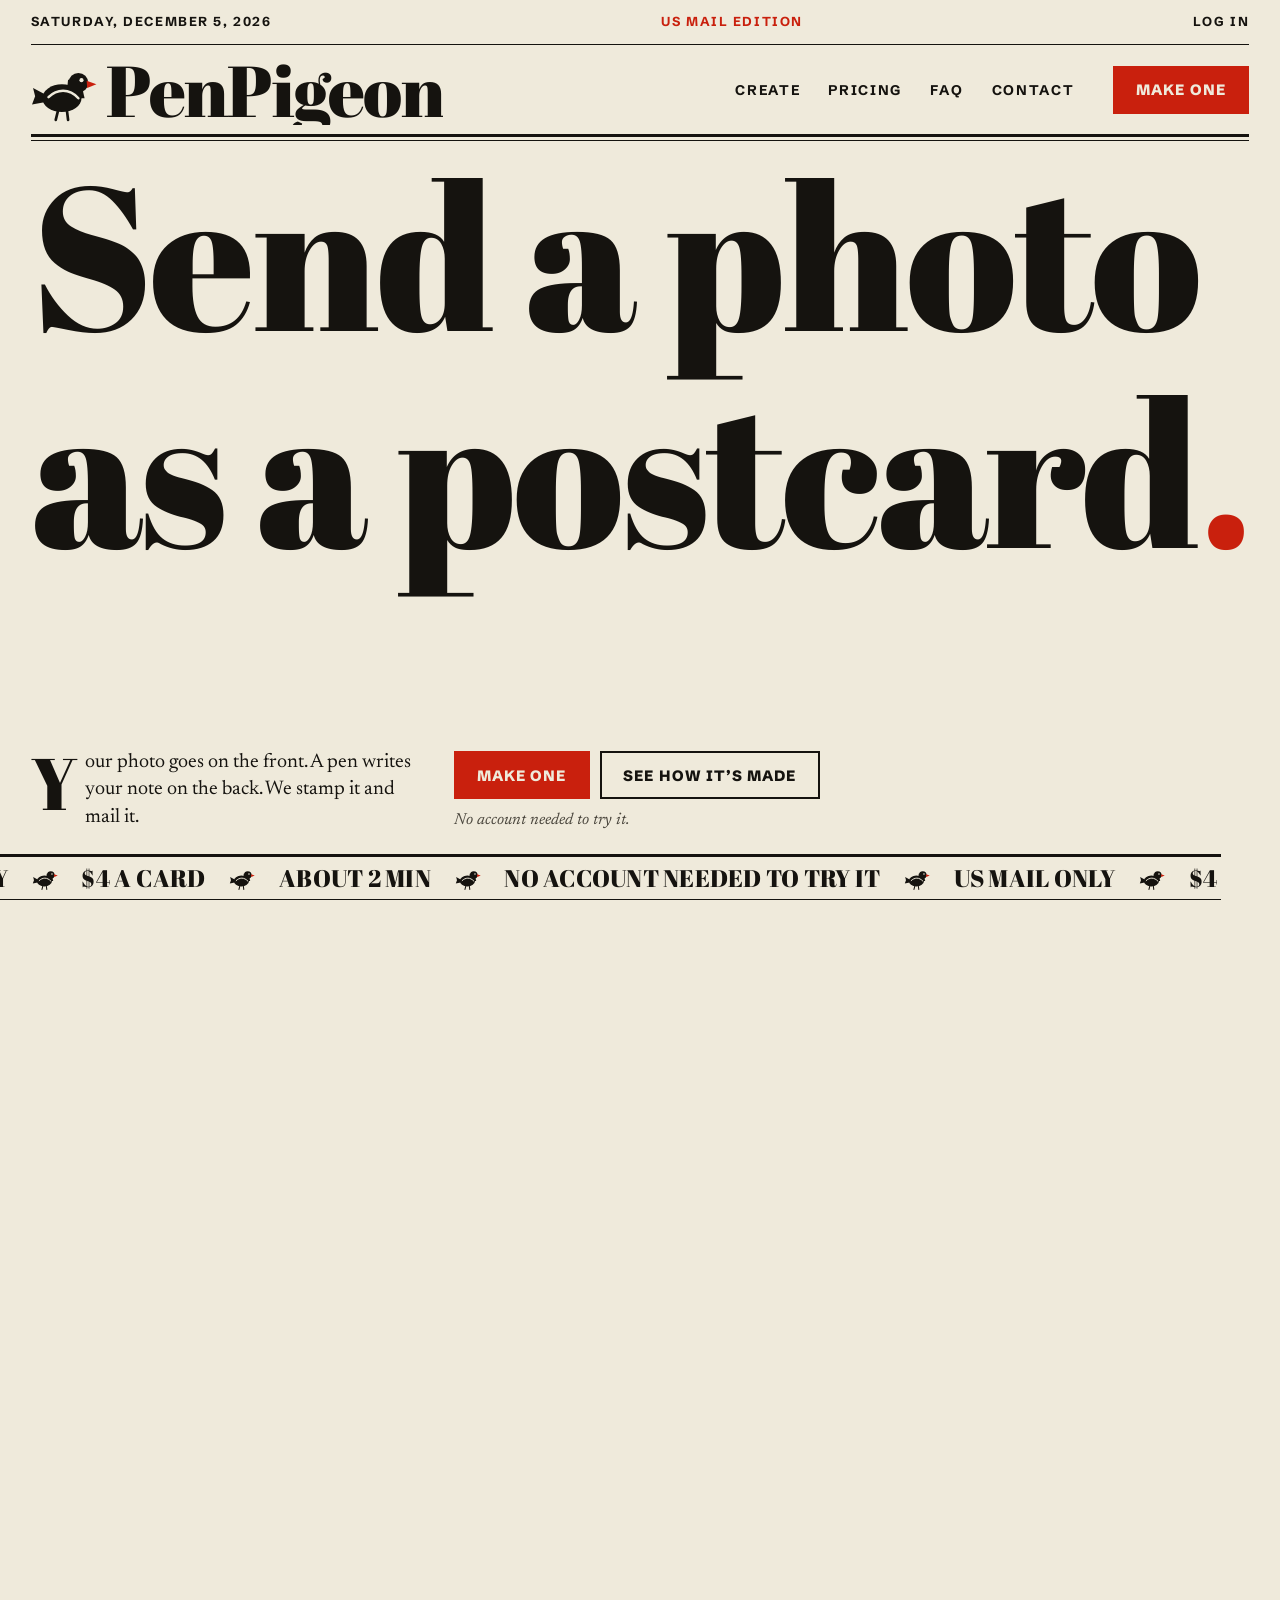
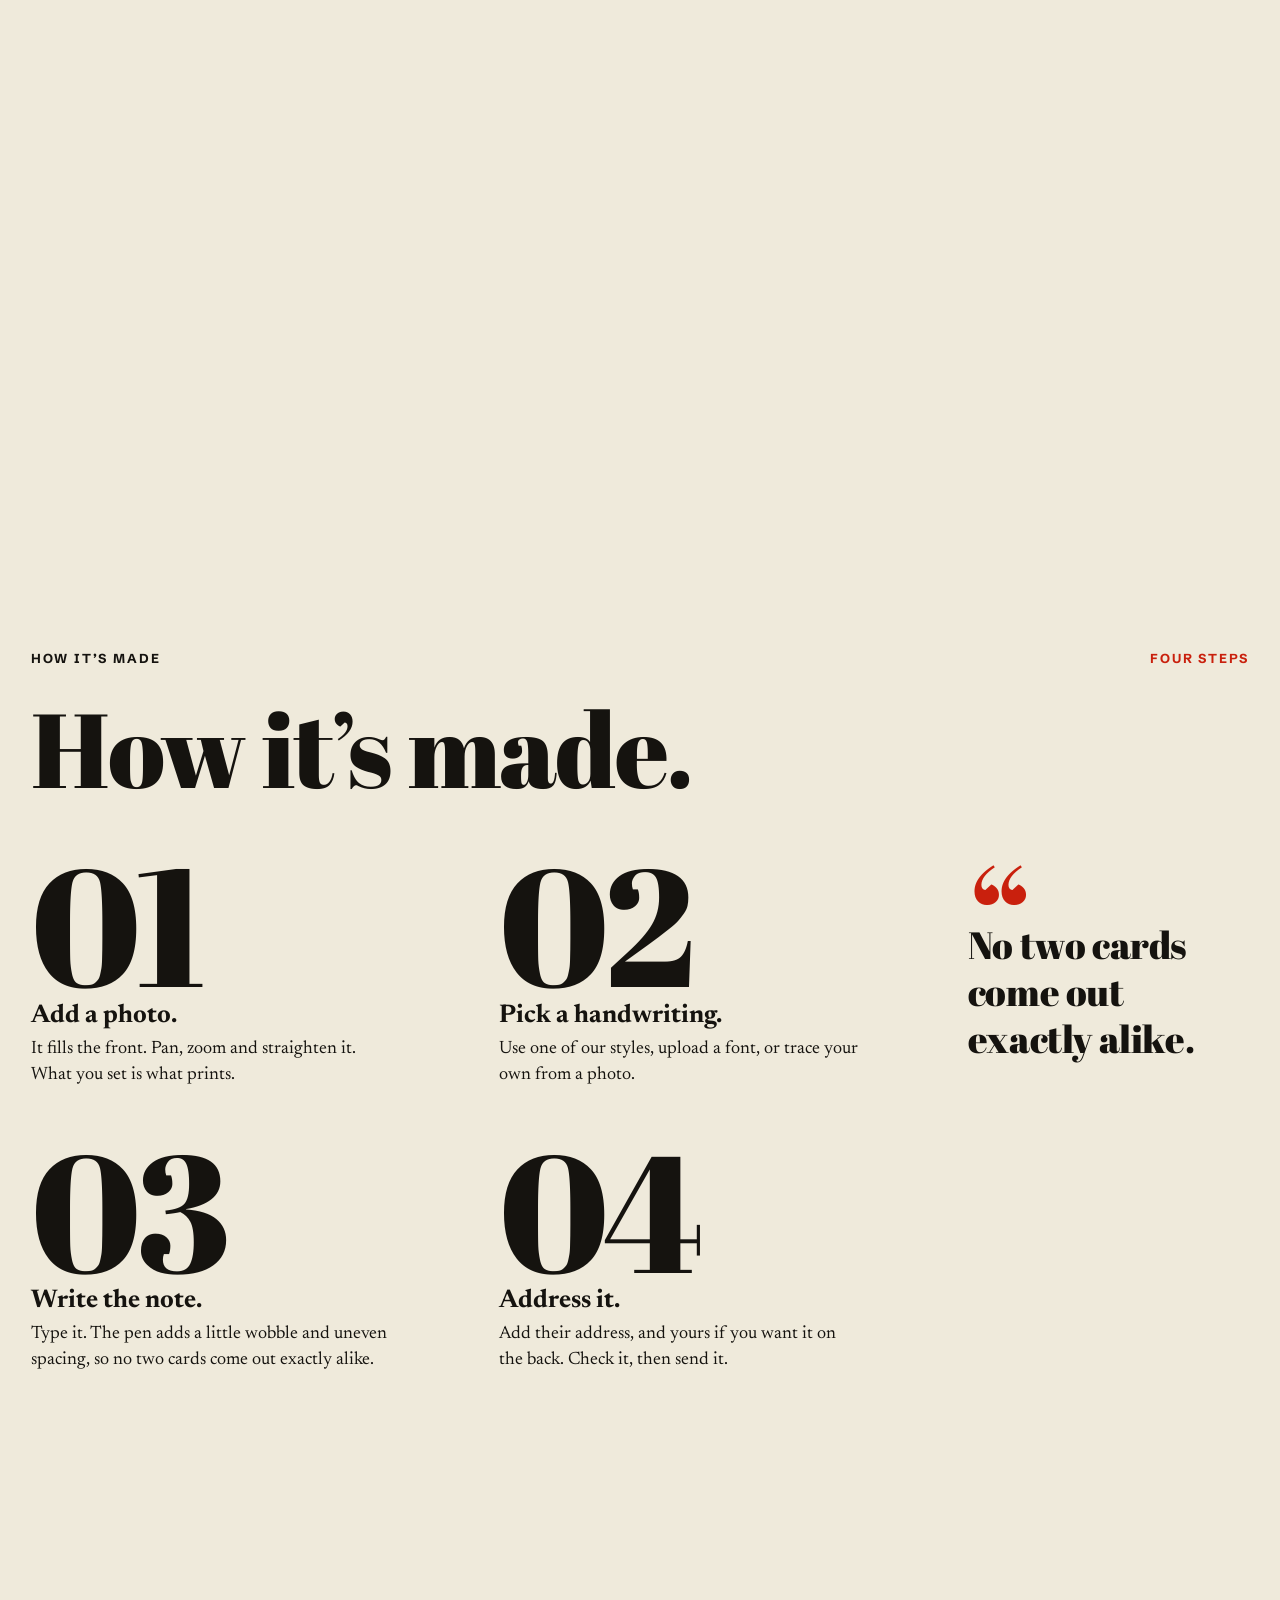
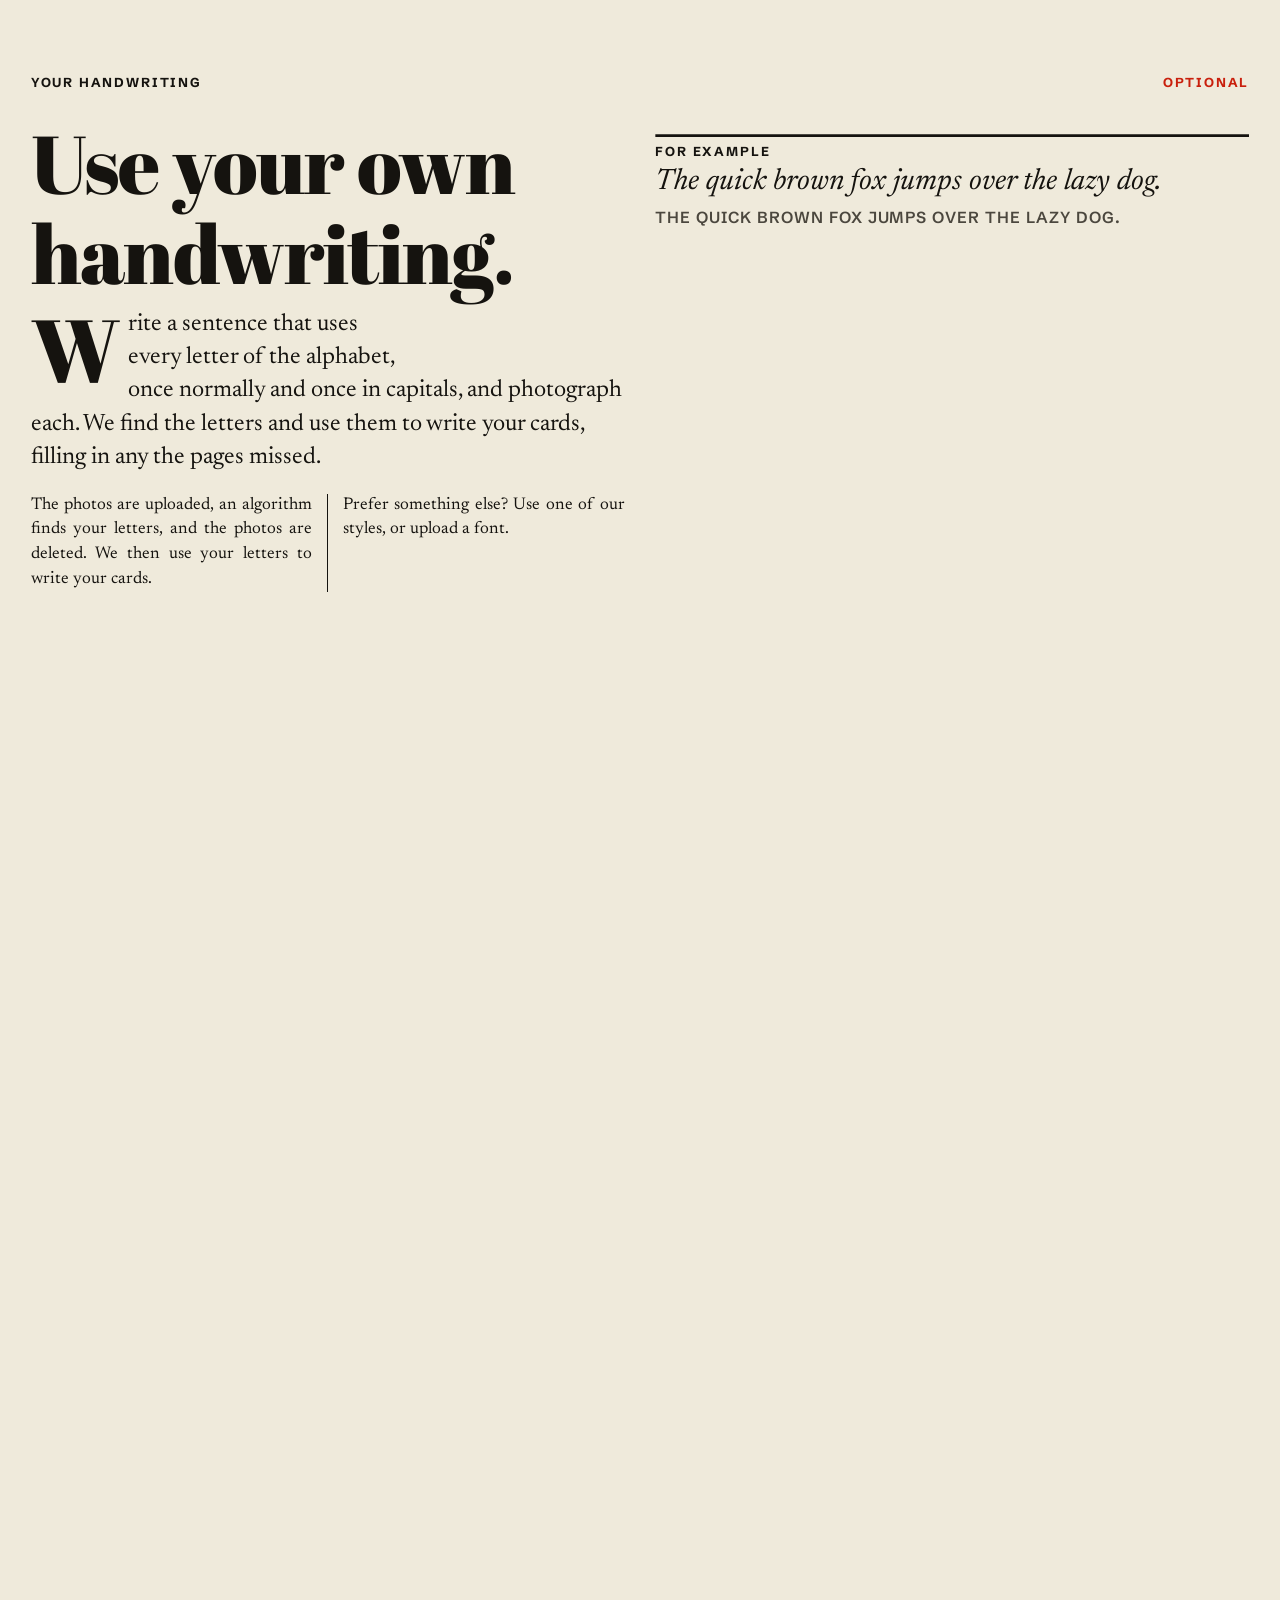
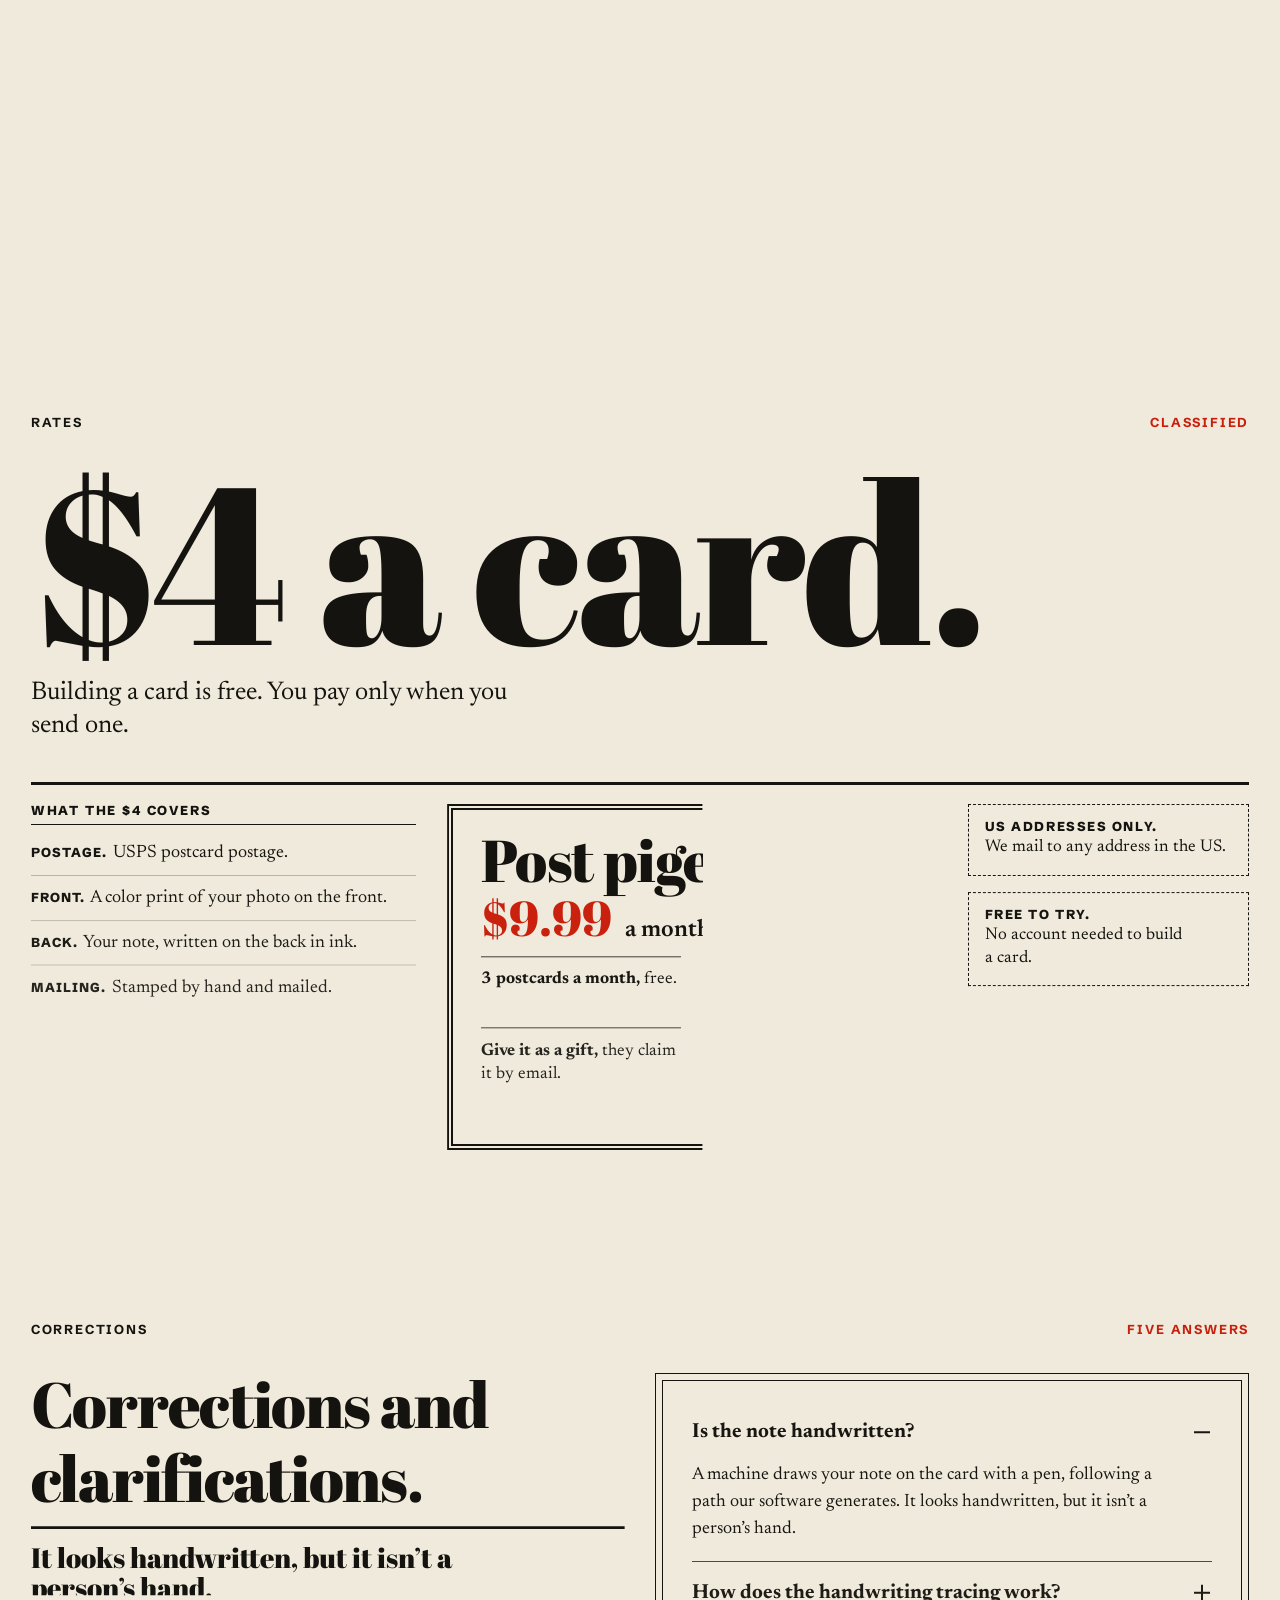
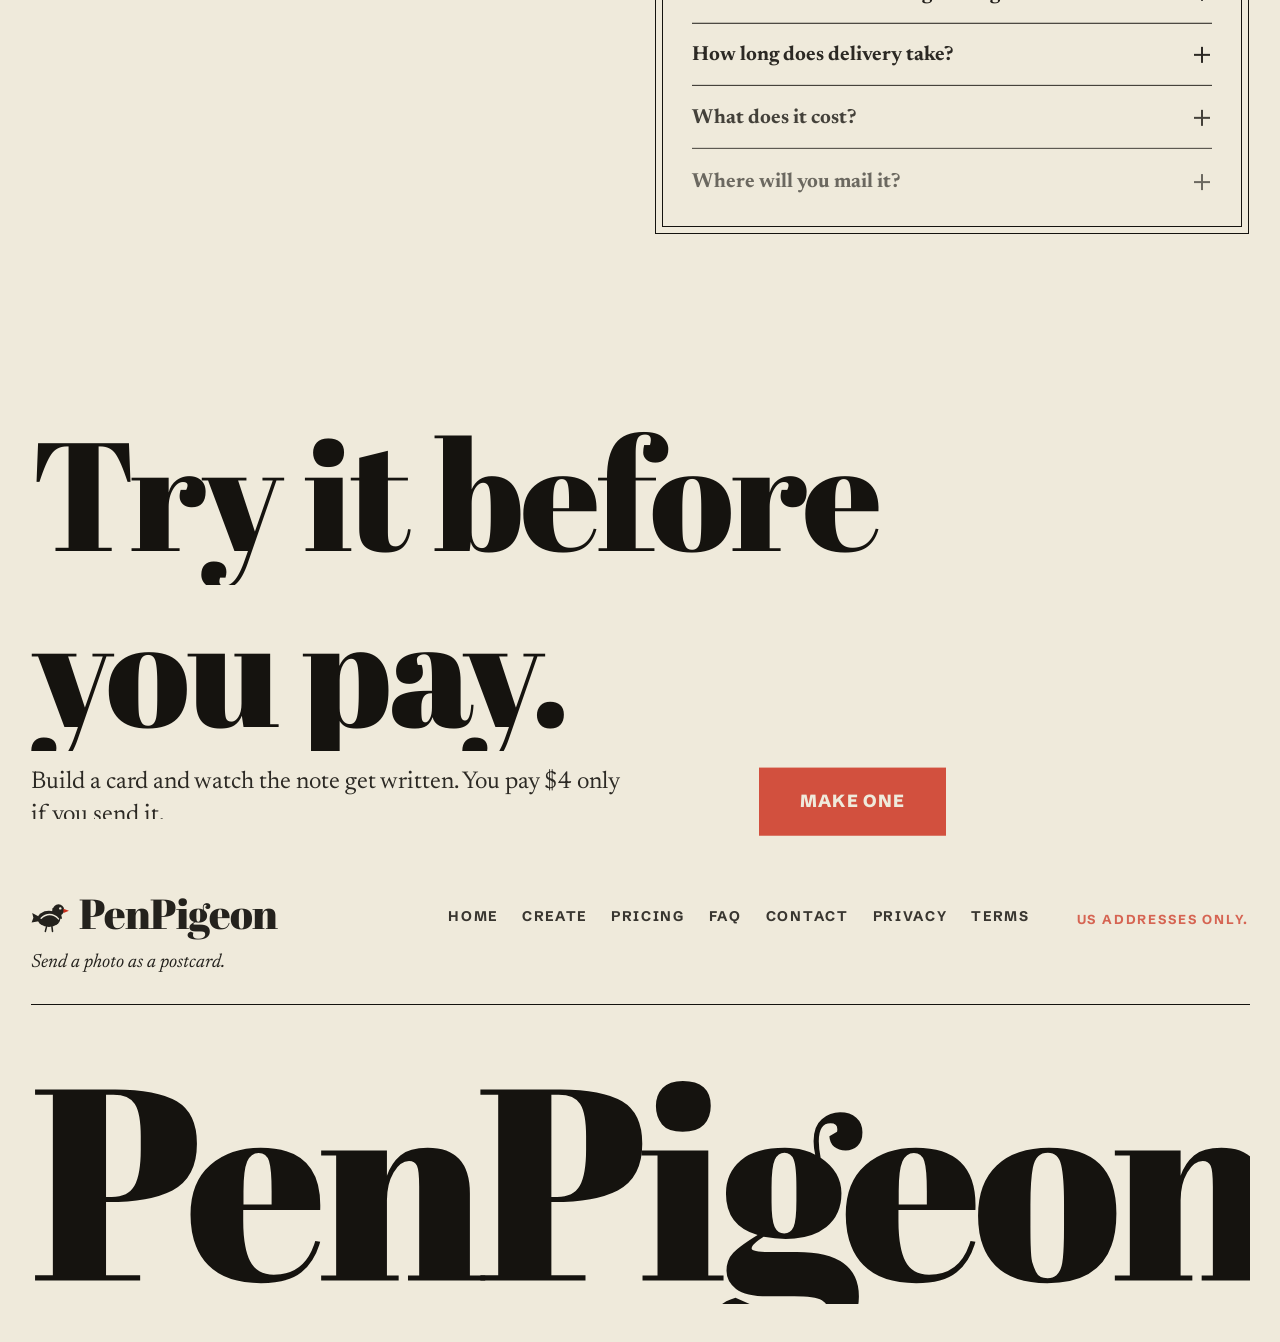
<file: 03-broadsheet/index.html>
<!doctype html>
<html lang="en">
<head>
<meta charset="utf-8">
<meta name="viewport" content="width=device-width, initial-scale=1">
<title>PenPigeon - Send a photo as a postcard</title>
<meta name="description" content="Your photo goes on the front. A pen writes your note on the back. We stamp it and mail it. $4 a card, US addresses only.">
<meta name="theme-color" content="#efeadb">
<meta name="color-scheme" content="light">
<link rel="icon" type="image/svg+xml" href="pigeon.svg">
<link rel="preconnect" href="https://fonts.googleapis.com">
<link rel="preconnect" href="https://fonts.gstatic.com" crossorigin>
<link href="https://fonts.googleapis.com/css2?family=Abril+Fatface&family=Newsreader:ital,opsz,wght@0,6..72,400..700;1,6..72,400..700&family=Schibsted+Grotesk:wght@500..900&display=swap" rel="stylesheet">
<script>document.documentElement.classList.add('js');</script>
<link rel="stylesheet" href="style.css">
</head>
<body id="top">

<svg width="0" height="0" style="position:absolute" aria-hidden="true" focusable="false">
  <symbol id="pigeon" viewBox="0 0 64 64">
    <path fill="currentColor" d="M13 36 2 30l2 8-3 8 12-2z"/>
    <ellipse cx="30" cy="40" rx="19" ry="13.5" fill="currentColor"/>
    <circle cx="46" cy="25" r="9.5" fill="currentColor"/>
    <path fill="currentColor" d="M36 22h12l4 18H34z"/>
    <path fill="var(--red)" d="M54 23l9.5 3.5L54.5 30z"/>
    <circle cx="49" cy="22.5" r="2" fill="var(--paper)"/>
    <path d="M17 39c8-8 20-9 29 1" stroke="var(--paper)" stroke-width="2.4" fill="none" stroke-linecap="round"/>
    <path d="M26 53l-2 8M35 53l1 8" stroke="currentColor" stroke-width="2.6" stroke-linecap="round" fill="none"/>
  </symbol>
</svg>

<a class="skip" href="#lead">Skip to content</a>

<nav class="runhead" id="runhead" aria-label="Quick links">
  <div class="runhead-in">
    <a class="runhead-brand" href="#top"><svg class="mark" aria-hidden="true"><use href="#pigeon"/></svg><span translate="no">PenPigeon</span></a>
    <div class="runhead-links">
      <a href="../../create.html">Create</a>
      <a href="#rates">Pricing</a>
      <a href="#faq">FAQ</a>
      <a href="../../contact.html">Contact</a>
    </div>
    <a class="btn btn-red btn-sm" href="../../create.html">Make one</a>
  </div>
</nav>

<div class="front-zone" id="front-zone">
  <div class="front-stage">

    <header class="masthead hero-pre">
      <div class="mast-strip">
        <time class="dateline" id="dateline"><span class="d-long">Today’s edition</span><span class="d-short">Today’s edition</span></time>
        <p class="edition">US Mail Edition</p>
        <a class="login" href="../../login.html">Log in</a>
      </div>
      <div class="mast-main">
        <a class="nameplate" href="#top" aria-label="PenPigeon, home"><svg class="mark" aria-hidden="true"><use href="#pigeon"/></svg><span class="nameplate-word" translate="no">PenPigeon</span></a>
        <nav class="mast-nav" aria-label="Main">
          <a href="../../create.html">Create</a>
          <a href="#rates">Pricing</a>
          <a href="#faq">FAQ</a>
          <a href="../../contact.html">Contact</a>
        </nav>
        <a class="btn btn-red mast-cta" href="../../create.html">Make one</a>
      </div>
      <div class="rule-double" aria-hidden="true"></div>
    </header>

    <section class="lead" id="lead" aria-labelledby="hed">
      <div class="lead-grid">
        <h1 class="hed hero-pre" id="hed"><span class="hl">Send a photo</span><span class="hl">as a postcard<span class="stop">.</span></span></h1>

        <figure class="photo hero-pre">
          <div class="photo-frame">
            <img src="halftone-front.svg" width="600" height="400" alt="Sample postcard front: a halftone print of a headland, a low red sun and a sailboat, with a pigeon in the sky.">
            <span class="press-bar" aria-hidden="true"></span>
          </div>
          <figcaption class="caption">Sample front. Art drawn for this page.</figcaption>
        </figure>

        <nav class="index hero-pre" aria-label="In this edition">
          <p class="index-title">In this edition</p>
          <ul>
            <li><a href="#how"><strong>How it’s made</strong><span>Four steps, about two minutes.</span></a></li>
            <li><a href="#hand"><strong>Your handwriting</strong><span>Trace it from a photo.</span></a></li>
            <li><a href="#rates"><strong>Rates</strong><span>$4&nbsp;a&nbsp;card. One optional plan.</span></a></li>
            <li><a href="#faq"><strong>Corrections</strong><span>Five plain answers.</span></a></li>
          </ul>
        </nav>

        <div class="deck hero-pre">
          <p class="deck-text dropcap">Your photo goes on the front. A pen writes your note on the back. We stamp it and mail it.</p>
        </div>

        <div class="cta hero-pre">
          <div class="cta-row">
            <a class="btn btn-red" href="../../create.html">Make one</a>
            <a class="btn btn-line" href="#how">See how it’s made</a>
          </div>
          <p class="cta-note">No account needed to try it.</p>
        </div>
      </div>
    </section>

    <div class="ticker hero-pre" id="ticker">
      <p class="sr">US mail only. $4 a card. About 2 minutes. No account needed to try it.</p>
      <div class="ticker-track" aria-hidden="true">
        <ul class="ticker-set">
          <li>US mail only</li><li class="sep"><svg class="mark"><use href="#pigeon"/></svg></li>
          <li>$4&nbsp;a&nbsp;card</li><li class="sep"><svg class="mark"><use href="#pigeon"/></svg></li>
          <li>About&nbsp;2&nbsp;min</li><li class="sep"><svg class="mark"><use href="#pigeon"/></svg></li>
          <li>No account needed to try it</li><li class="sep"><svg class="mark"><use href="#pigeon"/></svg></li>
        </ul>
      </div>
    </div>

  </div>
</div>

<main id="main">

  <!-- HOW IT’S MADE -->
  <section class="sec how" id="how" aria-labelledby="how-h">
    <div class="wrap">
      <div class="flag" aria-hidden="true">
        <span class="rule rule-thick"></span>
        <div class="flag-row"><span>How it’s made</span><span>Four steps</span></div>
        <span class="rule rule-thin"></span>
      </div>
      <h2 class="h2 split" id="how-h">How it’s made.</h2>

      <div class="how-grid">
        <ol class="steps">
          <li class="step">
            <span class="rule rule-thin" aria-hidden="true"></span>
            <span class="num-mask" aria-hidden="true"><span class="num">01</span></span>
            <h3>Add a photo.</h3>
            <p>It fills the front. Pan, zoom and straighten it. What you set is what prints.</p>
          </li>
          <li class="step">
            <span class="rule rule-thin" aria-hidden="true"></span>
            <span class="num-mask" aria-hidden="true"><span class="num">02</span></span>
            <h3>Pick a handwriting.</h3>
            <p>Use one of our styles, upload a font, or trace your own from a photo.</p>
          </li>
          <li class="step">
            <span class="rule rule-thin" aria-hidden="true"></span>
            <span class="num-mask" aria-hidden="true"><span class="num">03</span></span>
            <h3>Write the note.</h3>
            <p>Type it. The pen adds a little wobble and uneven spacing, so no two cards come out exactly alike.</p>
          </li>
          <li class="step">
            <span class="rule rule-thin" aria-hidden="true"></span>
            <span class="num-mask" aria-hidden="true"><span class="num">04</span></span>
            <h3>Address it.</h3>
            <p>Add their address, and yours if you want it on the back. Check it, then send it.</p>
          </li>
        </ol>

        <aside class="pull" aria-hidden="true">
          <span class="rule rule-thick"></span>
          <span class="pull-mark">&ldquo;</span>
          <p class="pull-text split">No two cards come out exactly alike.</p>
          <span class="rule rule-thin"></span>
        </aside>
      </div>
    </div>
  </section>

  <!-- YOUR OWN HANDWRITING -->
  <section class="hand-zone" id="hand" aria-labelledby="hand-h">
    <div class="hand-stage">
      <div class="wrap hand-wrap">
        <div class="flag" aria-hidden="true">
          <span class="rule rule-thick"></span>
          <div class="flag-row"><span>Your handwriting</span><span>Optional</span></div>
          <span class="rule rule-thin"></span>
        </div>
        
        <div class="hand-grid">
          <div class="article">
            <h2 class="h2 h2-hand split" id="hand-h"><span class="hl">Use your own</span><span class="hl">handwriting.</span></h2>
            <p class="lede dropcap print">Write a sentence that uses <span class="mk" data-mk="circle">every letter of the alphabet<svg class="mk-svg mk-circle" viewBox="0 0 300 80" preserveAspectRatio="none" aria-hidden="true"><path d="M60 10C140 -2 270 6 290 34C306 58 220 72 130 70C50 68 -6 52 6 30C16 12 80 2 170 6C230 8 262 16 272 24"/></svg></span>, <span class="mk" data-mk="under">once normally and once in capitals<svg class="mk-svg mk-under" viewBox="0 0 300 24" preserveAspectRatio="none" aria-hidden="true"><path d="M3 9C50 3 100 14 150 8S250 4 297 9"/><path d="M22 18C90 13 170 18 262 14"/></svg></span>, and photograph each. We find the letters and use them to write your cards, filling in any the pages missed.</p>
            <div class="cols print">
              <p>The photos are uploaded, an algorithm finds your letters, and the photos are deleted. We then use your letters to write your cards.</p>
              <p>Prefer something else? Use one of our styles, or upload a font.</p>
            </div>
          </div>

          <div class="marks">
            <div class="specimen print">
              <p class="specimen-label">For example</p>
              <p class="specimen-line">The quick brown fox jumps over the lazy dog.</p>
              <p class="specimen-caps">THE QUICK BROWN FOX JUMPS OVER THE LAZY DOG.</p>
            </div>
            <figure class="note-fig">
              <svg class="note" viewBox="0 0 563.2 182" role="img" aria-label="A sample note as the plotter draws it, in red: Wish you were here. More soon, J.">
<path d="M 10.52,47.95 L 6.56,46.09 L 4.56,41.86 L 4.76,39.98 L 6.66,35.78 L 10.72,33.95 L 12.79,33.72 L 16.76,36.06 L 18.49,40.16 L 18.26,46.08 L 15.73,76.23" stroke-width="2.11"/>
<path d="M 36.72,33.94 L 15.85,76.38" stroke-width="1.97"/>
<path d="M 36.93,34.18 L 32.28,76.36" stroke-width="1.77"/>
<path d="M 61.21,34.51 L 57.01,36.59 L 50.77,42.47 L 44.80,50.68 L 38.58,62.53 L 32.21,76.51" stroke-width="1.78"/>
<path d="M 71.83,47.84 L 71.91,49.70 L 73.60,49.64 L 73.60,47.79 L 71.69,48.01" stroke-width="1.78"/>
<path d="M 65.15,65.98 L 69.28,58.13 L 64.71,69.89 L 64.79,73.64 L 66.95,75.78 L 69.04,75.83 L 73.00,73.91 L 75.01,71.94 L 79.26,66.04" stroke-width="1.96"/>
<path d="M 83.24,66.36 L 87.34,60.44 L 89.50,56.51 L 89.63,60.41 L 93.53,67.00 L 95.26,71.42 L 95.03,75.57 L 91.00,77.26" stroke-width="1.94"/>
<path d="M 82.61,74.98 L 86.70,77.01 L 95.16,77.51 L 99.32,75.66 L 101.46,73.37 L 106.05,67.23" stroke-width="1.75"/>
<path d="M 109.92,66.37 L 113.99,60.23 L 120.55,50.51 L 122.59,46.43 L 124.78,40.24 L 124.83,36.56 L 122.99,34.68 L 118.74,36.30 L 116.69,40.18 L 114.38,48.23 L 111.94,60.45 L 109.35,76.50" stroke-width="2.17"/>
<path d="M 109.31,76.52 L 111.66,70.55 L 113.89,66.44 L 118.05,60.45 L 122.12,58.71 L 126.09,58.70 L 128.23,60.77 L 127.92,64.81 L 125.54,70.95 L 125.40,75.03 L 127.44,77.25 L 129.77,77.45 L 133.85,75.31 L 136.13,73.39 L 140.49,67.65" stroke-width="1.96"/>
<path d="M 168.26,66.43 L 172.12,58.09 L 168.41,70.57 L 168.19,74.36 L 170.18,76.38 L 174.49,76.41 L 178.84,74.34 L 182.85,70.17 L 186.94,63.79" stroke-width="1.91"/>
<path d="M 188.71,57.63 L 177.23,94.97 L 175.41,99.17 L 171.11,101.46 L 168.77,99.27 L 168.48,94.90 L 170.59,88.81 L 176.91,82.63 L 182.94,78.36 L 186.82,75.99 L 192.80,71.47 L 198.85,65.17" stroke-width="2.01"/>
<path d="M 214.61,56.77 L 210.38,56.90 L 206.18,59.10 L 204.04,61.17 L 202.08,65.48 L 202.24,69.87 L 204.57,74.11 L 208.69,75.93 L 212.84,76.17 L 216.95,74.10 L 219.14,71.83 L 221.07,67.62 L 220.88,63.20 L 218.68,59.06 L 214.55,56.77 L 212.78,59.13 L 212.93,63.52 L 215.13,67.81 L 219.42,69.57 L 225.58,69.21 L 229.64,66.93 L 231.93,64.92" stroke-width="2.01"/>
<path d="M 234.64,64.69 L 238.43,56.68 L 234.77,68.81 L 234.76,73.07 L 237.00,75.11 L 241.02,75.13 L 244.90,72.91 L 249.05,68.73 L 253.09,62.51" stroke-width="2.00"/>
<path d="M 255.22,56.55 L 251.29,68.66 L 251.28,72.80 L 253.42,74.71 L 255.52,74.58 L 259.61,72.47 L 261.38,70.45 L 265.49,64.33" stroke-width="2.15"/>
<path d="M 296.63,56.11 L 292.40,60.21 L 290.10,66.18 L 290.03,70.58 L 291.86,74.76 L 295.75,74.89 L 300.25,73.03 L 304.50,68.93" stroke-width="2.04"/>
<path d="M 309.25,56.54 L 304.31,68.75 L 304.00,72.80 L 306.07,75.24 L 310.51,75.49 L 314.55,73.30 L 318.86,69.45 L 321.17,63.43 L 321.57,57.30" stroke-width="2.16"/>
<path d="M 321.53,56.98 L 323.41,65.30 L 325.42,67.42 L 329.49,67.76 L 333.81,65.83" stroke-width="2.02"/>
<path d="M 339.28,72.08 L 343.38,70.18 L 345.42,68.59 L 347.72,64.79 L 347.83,60.76 L 345.72,58.72 L 343.99,58.50 L 339.78,60.47 L 337.71,64.16 L 337.33,70.33 L 339.27,74.56 L 343.43,76.61 L 347.66,76.53 L 351.47,74.72 L 353.64,72.65 L 357.97,66.71" stroke-width="1.81"/>
<path d="M 361.20,64.78 L 365.15,58.33 L 367.33,53.69 L 367.24,57.98 L 374.02,57.98 L 376.16,60.26 L 376.31,64.40 L 374.40,71.04 L 374.30,73.40 L 376.40,75.29 L 378.95,75.13 L 383.24,72.91 L 385.43,70.70 L 389.71,63.88" stroke-width="2.21"/>
<path d="M 395.02,69.95 L 399.19,67.85 L 401.16,65.91 L 403.37,61.52 L 403.35,57.19 L 401.07,55.10 L 398.86,55.26 L 394.85,57.38 L 392.90,61.38 L 392.90,67.90 L 395.01,72.23 L 399.29,74.37 L 403.63,74.15 L 408.03,71.86 L 410.23,69.71 L 414.42,63.52" stroke-width="2.18"/>
<path d="M 442.27,67.15 L 446.18,61.19 L 452.25,51.05 L 454.28,47.20 L 456.40,41.42 L 456.24,37.16 L 454.37,35.03 L 450.28,37.15 L 448.31,41.24 L 446.32,49.42 L 444.38,61.56 L 442.60,77.60" stroke-width="2.13"/>
<path d="M 442.68,77.59 L 444.31,71.25 L 446.50,67.01 L 450.33,61.30 L 454.33,59.41 L 458.15,59.49 L 460.11,61.58 L 460.20,65.28 L 458.03,71.16 L 458.20,74.92 L 460.01,76.87 L 462.12,76.90 L 466.17,75.22 L 468.10,73.33 L 472.18,67.02" stroke-width="2.07"/>
<path d="M 477.42,71.96 L 481.72,69.88 L 483.83,67.89 L 486.29,63.63 L 486.38,59.32 L 484.35,57.43 L 482.15,57.42 L 478.04,59.30 L 475.77,63.26 L 475.73,69.44 L 477.63,73.89 L 481.65,76.16 L 485.80,76.50 L 490.11,74.23 L 491.95,72.07 L 496.56,65.82" stroke-width="1.76"/>
<path d="M 499.51,66.58 L 503.44,60.57 L 505.60,56.79 L 505.30,60.83 L 511.35,61.06 L 513.37,62.94 L 513.36,66.83 L 511.34,72.59 L 511.11,74.74 L 513.24,76.63 L 515.41,76.91 L 519.27,74.96 L 521.15,73.02 L 525.42,67.25" stroke-width="2.07"/>
<path d="M 531.28,71.72 L 535.66,69.80 L 537.92,67.58 L 540.02,63.72 L 540.29,59.56 L 538.39,57.39 L 536.38,57.31 L 532.05,59.24 L 529.61,63.21 L 529.60,69.46 L 531.30,73.63 L 535.20,75.79 L 539.12,75.99 L 543.53,74.18 L 545.61,72.37 L 549.91,66.50" stroke-width="1.95"/>
<path d="M 555.49,65.46 L 553.09,67.65 L 555.22,69.67 L 557.22,67.39 L 555.34,65.21" stroke-width="1.76"/>
<path d="M 9.60,121.49 L 5.36,119.63 L 3.22,115.75 L 2.98,113.49 L 4.94,109.56 L 9.24,107.58 L 11.25,107.25 L 15.46,109.24 L 17.69,113.46 L 17.67,117.38 L 15.68,127.81 L 13.92,135.77 L 9.96,150.35" stroke-width="1.79"/>
<path d="M 13.83,135.89 L 19.67,119.59 L 23.59,111.28 L 25.60,109.28 L 29.82,106.79 L 31.66,106.94 L 35.74,108.90 L 37.93,112.82 L 37.95,116.80 L 36.11,127.14 L 34.50,135.52 L 30.59,149.88" stroke-width="1.98"/>
<path d="M 34.37,135.51 L 40.16,118.88 L 44.29,110.44 L 46.15,108.15 L 49.97,105.90 L 51.86,105.93 L 56.23,108.01 L 58.35,112.06 L 58.71,116.33 L 56.79,126.51 L 53.13,140.84 L 53.24,146.91 L 55.08,149.16 L 57.10,148.90 L 61.41,146.60 L 63.47,144.67 L 67.11,138.56" stroke-width="2.16"/>
<path d="M 83.90,130.26 L 79.72,129.97 L 75.46,132.03 L 73.29,133.89 L 71.32,138.25 L 70.96,142.27 L 72.74,146.71 L 77.04,149.21 L 81.36,149.48 L 85.40,147.54 L 87.58,145.59 L 89.68,141.13 L 90.07,137.18 L 88.33,132.73 L 83.97,130.25 L 82.03,132.44 L 81.85,136.43 L 83.76,140.87 L 87.91,142.90 L 94.23,143.12 L 98.36,141.26 L 100.23,139.24" stroke-width="2.17"/>
<path d="M 102.86,138.06 L 106.97,131.59 L 109.29,127.21 L 109.25,131.36 L 115.69,130.85 L 118.08,133.01 L 118.32,137.45 L 116.44,143.80 L 116.69,146.13 L 118.92,148.18 L 121.15,147.98 L 125.26,145.52 L 127.50,143.24 L 131.33,136.76" stroke-width="2.03"/>
<path d="M 136.68,145.26 L 140.82,143.32 L 142.89,141.44 L 145.03,137.20 L 145.00,132.84 L 142.76,130.92 L 140.57,130.79 L 136.65,133.19 L 134.49,137.54 L 134.72,143.46 L 136.73,147.79 L 140.74,149.75 L 145.05,149.58 L 149.24,147.39 L 151.44,145.10 L 155.60,139.04" stroke-width="1.96"/>
<path d="M 180.46,139.69 L 184.21,133.38 L 186.00,129.46 L 186.00,133.59 L 190.36,139.50 L 192.47,143.55 L 192.67,147.46 L 188.83,149.76" stroke-width="2.09"/>
<path d="M 180.72,147.81 L 184.70,149.77 L 193.04,149.48 L 196.91,147.34 L 198.76,145.39 L 202.64,139.06" stroke-width="2.05"/>
<path d="M 219.70,132.94 L 215.27,133.01 L 210.73,134.79 L 208.59,136.73 L 206.10,141.27 L 205.89,145.55 L 207.89,150.01 L 212.57,152.39 L 217.04,152.74 L 221.58,150.53 L 223.91,148.37 L 225.99,143.88 L 226.21,139.74 L 224.30,135.30 L 219.75,133.05 L 217.55,135.04 L 217.57,139.60 L 219.58,144.07 L 223.81,146.55 L 230.27,146.87 L 234.86,144.45 L 237.23,142.43" stroke-width="2.14"/>
<path d="M 252.93,132.74 L 248.50,132.78 L 244.02,134.81 L 242.21,137.20 L 240.11,141.38 L 239.95,145.35 L 242.32,149.50 L 246.40,151.89 L 250.70,151.67 L 254.78,149.40 L 256.76,147.53 L 259.14,143.33 L 258.99,139.18 L 256.67,134.94 L 252.47,132.85 L 250.35,134.91 L 250.43,139.10 L 252.69,143.14 L 257.02,145.41 L 263.36,145.14 L 267.43,142.89 L 269.71,140.65" stroke-width="1.99"/>
<path d="M 272.99,138.51 L 276.75,132.67 L 280.77,130.71 L 282.91,132.96 L 282.67,134.62 L 280.86,142.79 L 278.82,148.55" stroke-width="1.87"/>
<path d="M 280.65,142.77 L 282.66,138.58 L 286.57,132.71 L 290.73,130.84 L 294.94,130.80 L 297.02,132.97 L 296.99,137.05 L 294.81,142.76 L 294.55,146.74 L 296.66,148.61 L 298.90,148.88 L 302.92,147.05 L 304.69,145.06 L 308.47,138.84" stroke-width="1.99"/>
<path d="M 401.90,159.13 L 397.43,152.42 L 393.13,141.57 L 391.05,128.46 L 391.16,115.40 L 393.45,108.53 L 397.79,106.26 L 402.53,106.62 L 404.62,108.70 L 406.98,115.41 L 406.73,121.85 L 404.31,132.82 L 397.85,152.55 L 393.47,165.76 L 391.25,172.32 L 388.81,176.46 L 384.37,178.47 L 382.44,176.14 L 382.43,172.01 L 384.53,165.66 L 389.18,159.16 L 393.35,154.57 L 399.96,150.45 L 408.71,146.23" stroke-width="1.77"/>
</svg>
              <figcaption>Sample note, as the pen plots it.</figcaption>
            </figure>
          </div>
        </div>
      </div>
    </div>
  </section>

  <!-- RATES -->
  <section class="sec rates" id="rates" aria-labelledby="rates-h">
    <div class="wrap">
      <div class="flag" aria-hidden="true">
        <span class="rule rule-thick"></span>
        <div class="flag-row"><span>Rates</span><span>Classified</span></div>
        <span class="rule rule-thin"></span>
      </div>
      <h2 class="h2 h2-price split" id="rates-h">$4 a card.</h2>
      <p class="rates-sub print">Building a card is free. You pay only when you send one.</p>

      <div class="classifieds">
        <div class="ad ad-card">
          <h3 class="ad-head">What the $4 covers</h3>
          <ul class="ad-list">
            <li><strong>Postage.</strong> USPS postcard postage.</li>
            <li><strong>Front.</strong> A color print of your photo on the front.</li>
            <li><strong>Back.</strong> Your note, written on the back in ink.</li>
            <li><strong>Mailing.</strong> Stamped by hand and mailed.</li>
          </ul>
        </div>

        <div class="ad ad-plan">
          <div class="plan-box">
            <h3 class="plan-name">Post pigeon</h3>
            <p class="plan-price"><span>$9.99</span> a&nbsp;month</p>
            <ul class="plan-list">
              <li><strong>3 postcards a month,</strong> free.</li>
              <li><strong>$1 off every card</strong> after that ($3 instead of $4).</li>
              <li><strong>Give it as a gift,</strong> they claim it by email.</li>
              <li><strong>Cancel any time.</strong> It lasts through the month you paid for.</li>
            </ul>
          </div>
        </div>

        <div class="ad ad-small">
          <p class="small-ad"><strong>US addresses only.</strong> We mail to any address in the US.</p>
          <p class="small-ad"><strong>Free to try.</strong> No account needed to build a card.</p>
        </div>
      </div>
    </div>
  </section>

  <!-- CORRECTIONS (FAQ) -->
  <section class="sec faq" id="faq" aria-labelledby="faq-h">
    <div class="wrap">
      <div class="flag" aria-hidden="true">
        <span class="rule rule-thick"></span>
        <div class="flag-row"><span>Corrections</span><span>Five answers</span></div>
        <span class="rule rule-thin"></span>
      </div>
      <div class="faq-grid">
        <div class="faq-head">
          <h2 class="h2 h2-faq split" id="faq-h"><span class="hl">Corrections and</span><span class="hl">clarifications.</span></h2>
          <p class="faq-pull print" aria-hidden="true">It looks handwritten, but it isn’t a person’s hand.</p>
        </div>

        <div class="corrections">
          <details class="qa" open>
            <summary>Is the note handwritten?</summary>
            <p>A machine draws your note on the card with a pen, following a path our software generates. It looks handwritten, but it isn’t a person’s hand.</p>
          </details>
          <details class="qa">
            <summary>How does the handwriting tracing work?</summary>
            <p>Write a sentence that uses every letter of the alphabet, once in your normal handwriting and once in capitals, and photograph each one. The photos are uploaded, an algorithm finds your letters, and the photos are deleted. We then use your letters to write your cards.</p>
          </details>
          <details class="qa">
            <summary>How long does delivery take?</summary>
            <p>Once it’s in the mail, delivery is up to USPS, and we can’t promise a date.</p>
          </details>
          <details class="qa">
            <summary>What does it cost?</summary>
            <p>$4 a card. There’s also an optional monthly plan.</p>
          </details>
          <details class="qa">
            <summary>Where will you mail it?</summary>
            <p>Any address in the US.</p>
          </details>
        </div>
      </div>
    </div>
  </section>

  <!-- CLOSING CTA -->
  <section class="sec try" id="try" aria-labelledby="try-h">
    <div class="wrap">
      <span class="rule rule-thick" aria-hidden="true"></span>
      <h2 class="h2 h2-try split" id="try-h"><span class="hl">Try it before</span><span class="hl">you pay.</span></h2>
      <div class="try-row">
        <p class="print">Build a card and watch the note get written. You pay $4 only if you send it.</p>
        <a class="btn btn-red btn-lg" href="../../create.html">Make one</a>
      </div>
    </div>
  </section>

</main>

<footer class="foot">
  <div class="wrap">
    <span class="rule rule-thick" aria-hidden="true"></span>
    <div class="foot-grid">
      <div class="foot-brand">
        <a class="nameplate nameplate-sm" href="#top" aria-label="PenPigeon, back to top"><svg class="mark" aria-hidden="true"><use href="#pigeon"/></svg><span class="nameplate-word" translate="no">PenPigeon</span></a>
        <p>Send a photo as a postcard.</p>
      </div>
      <nav class="foot-nav" aria-label="Footer">
        <a href="../../index.html">Home</a>
        <a href="../../create.html">Create</a>
        <a href="#rates">Pricing</a>
        <a href="#faq">FAQ</a>
        <a href="../../contact.html">Contact</a>
        <a href="../../privacy.html">Privacy</a>
        <a href="../../terms.html">Terms</a>
      </nav>
      <p class="foot-us">US addresses only.</p>
    </div>
    <div class="foot-word" aria-hidden="true" translate="no"><span class="foot-word-in">PenPigeon</span></div>
  </div>
</footer>

<script src="../_shared/gsap/gsap.min.js"></script>
<script src="../_shared/gsap/ScrollTrigger.min.js"></script>
<script src="../_shared/gsap/SplitText.min.js"></script>
<script src="../_shared/gsap/DrawSVGPlugin.min.js"></script>
<script src="main.js"></script>
</body>
</html>
</file>
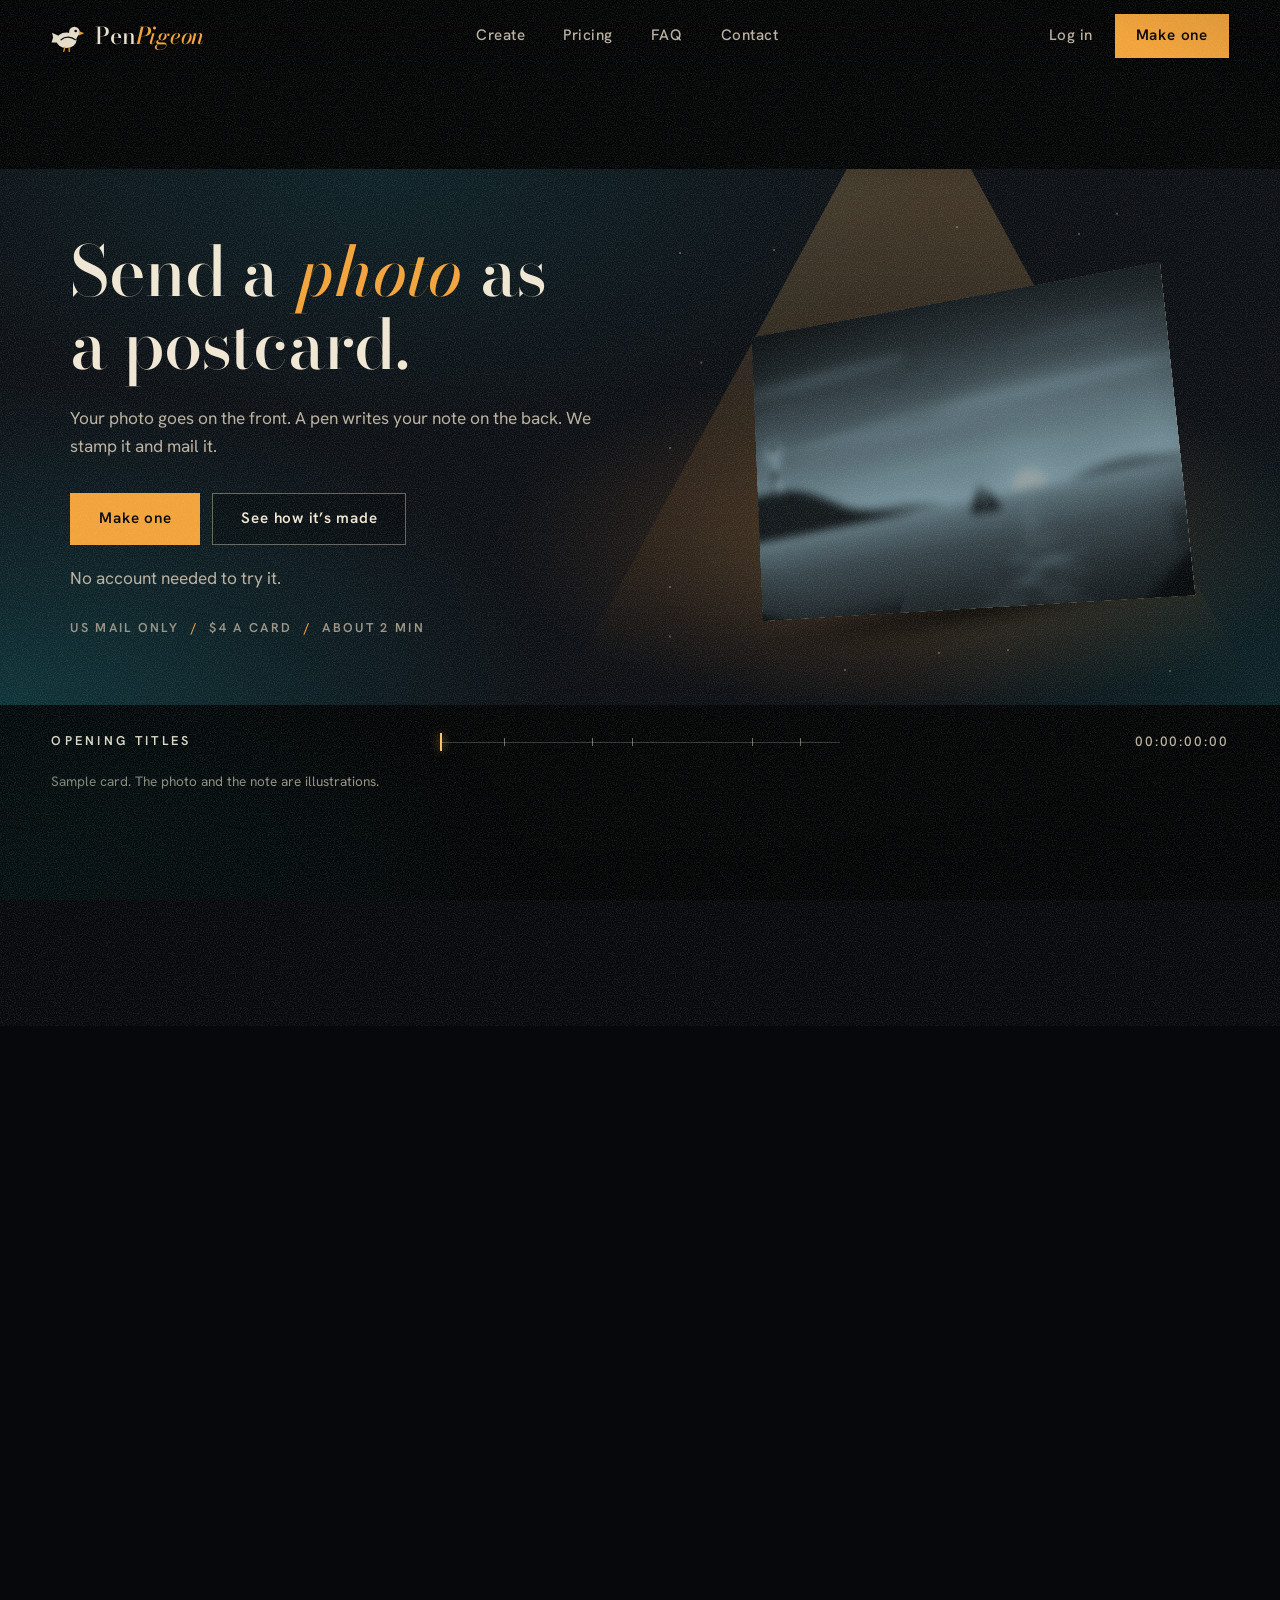
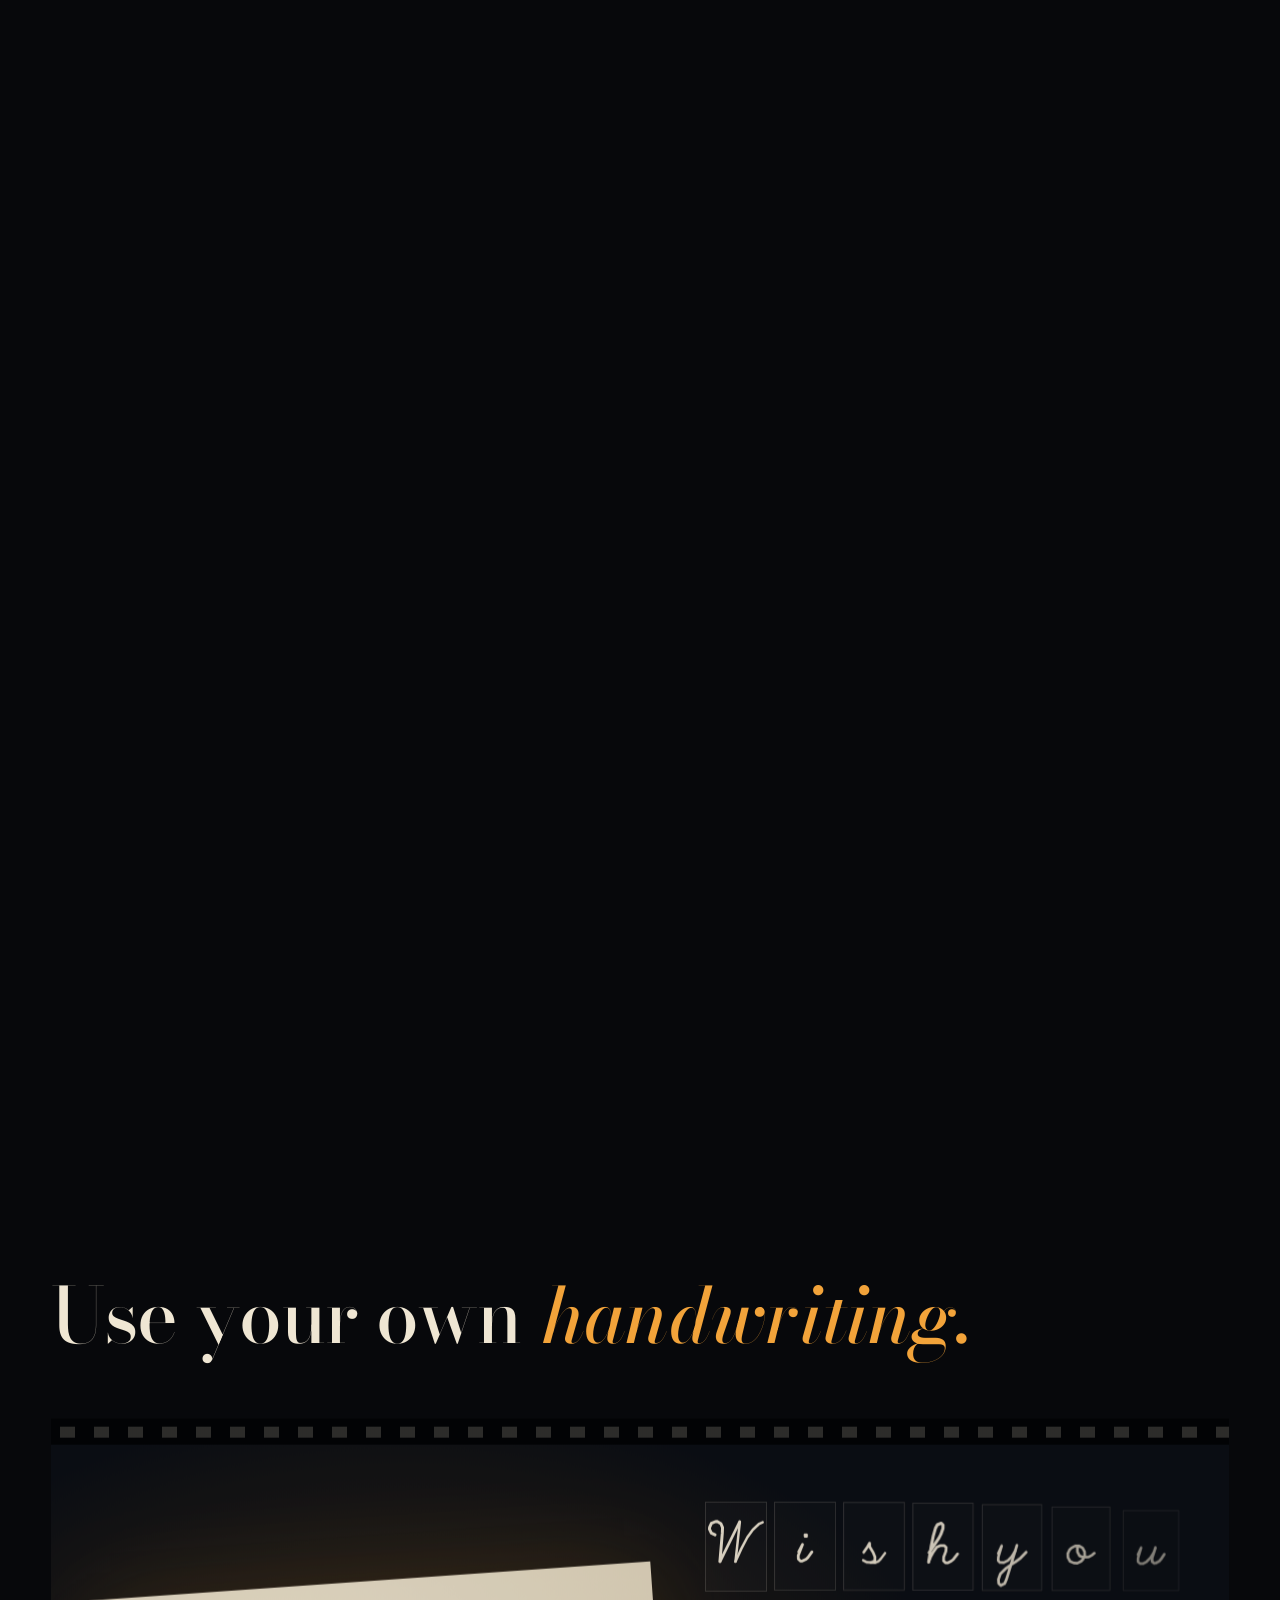
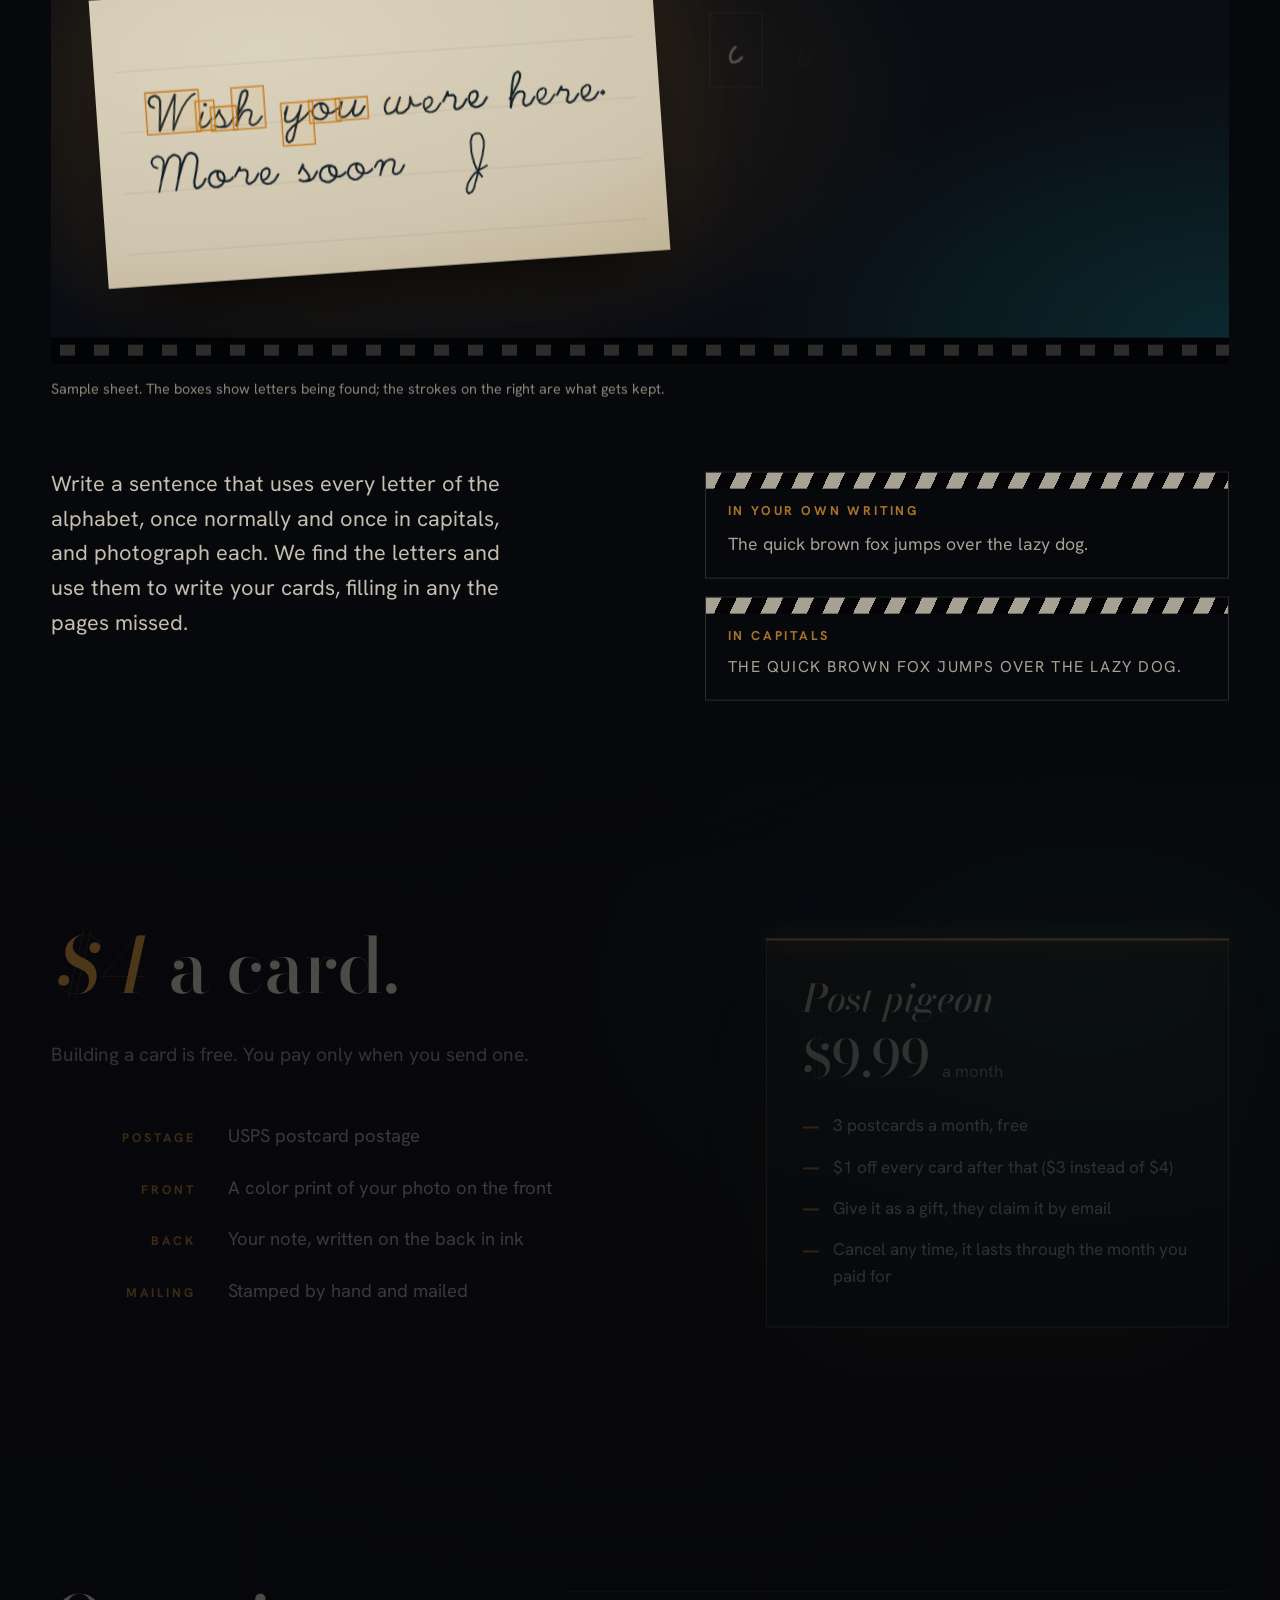
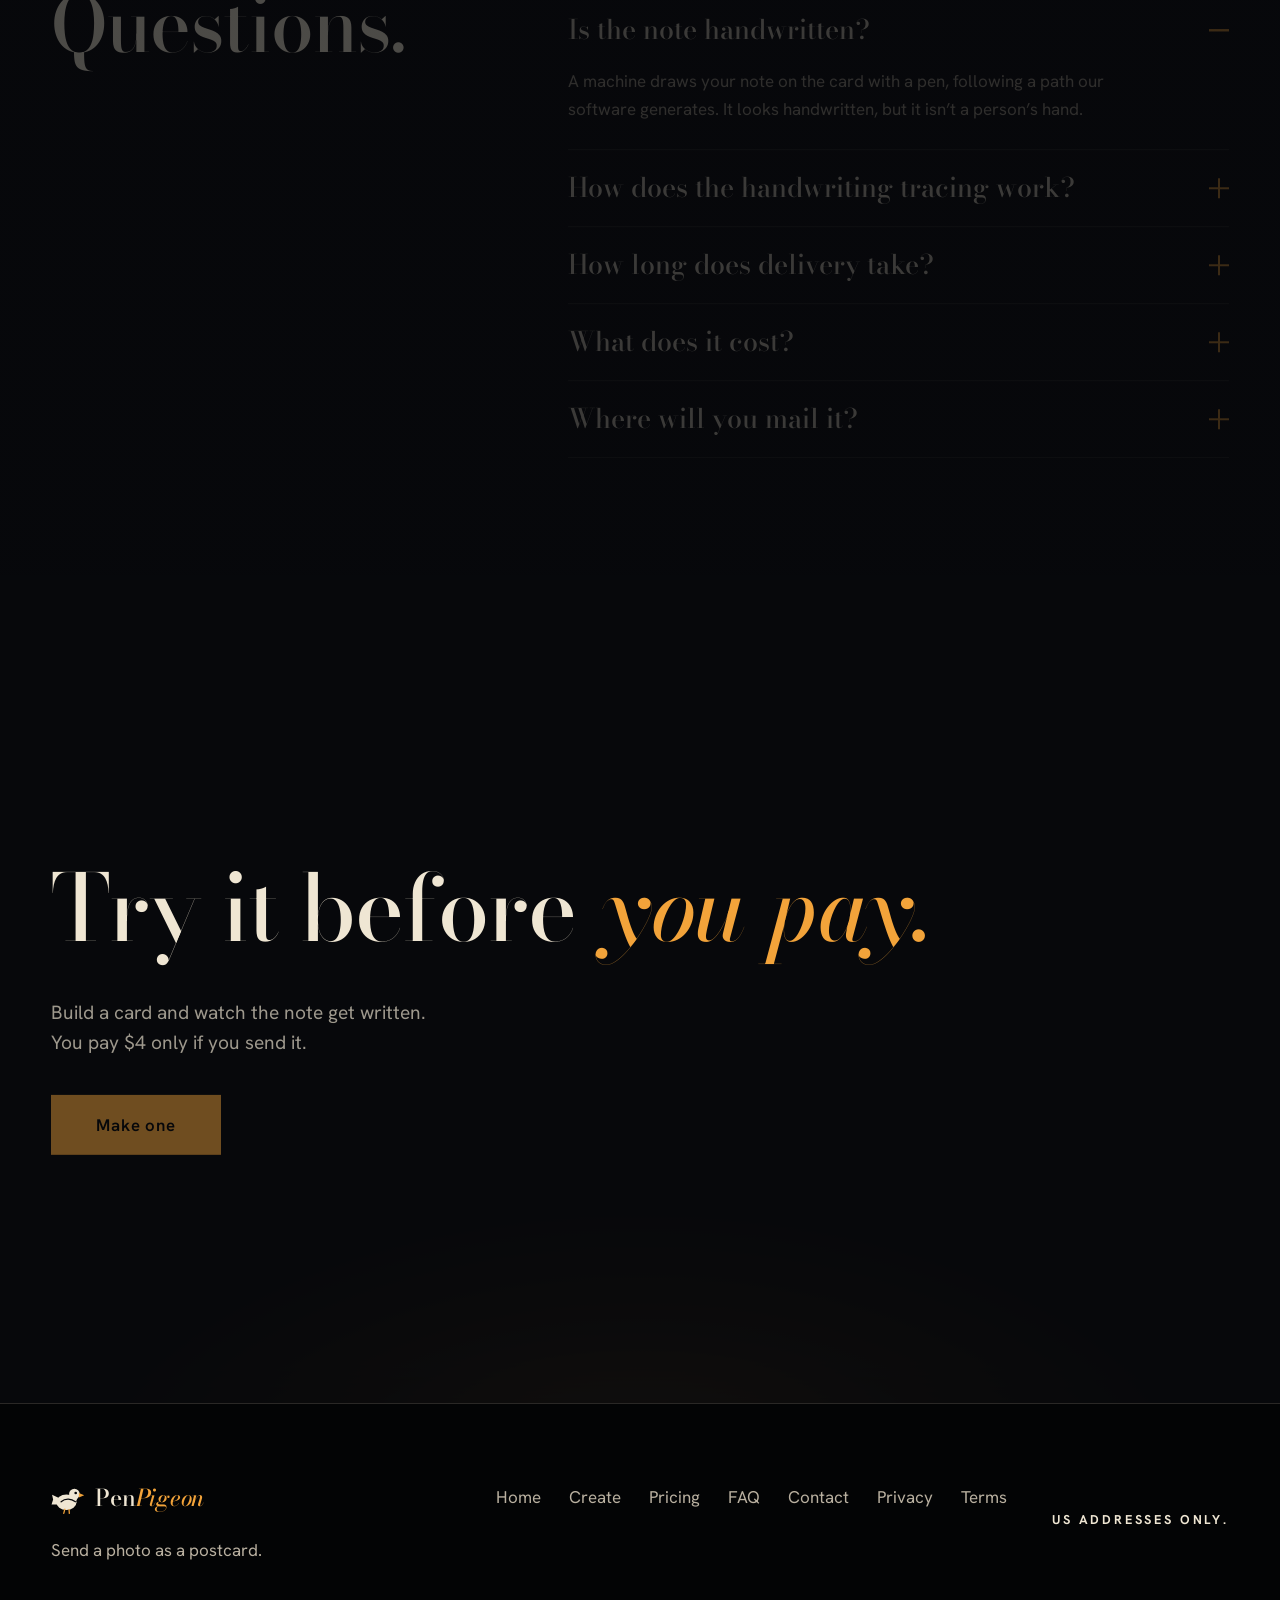
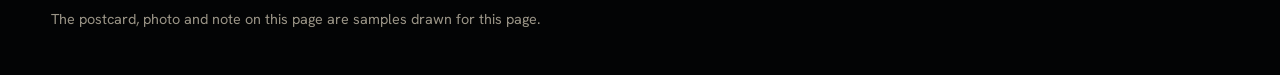
<file: 04-night-reel/index.html>
<!doctype html>
<html lang="en">
<head>
<meta charset="utf-8">
<title>PenPigeon: Night Reel</title>
<meta name="viewport" content="width=device-width, initial-scale=1">
<meta name="description" content="Send a photo as a postcard. Your photo goes on the front. A pen writes your note on the back. We stamp it and mail it.">
<meta name="color-scheme" content="dark">
<meta name="theme-color" content="#07080b">
<link rel="icon" href="data:image/svg+xml,%3Csvg xmlns='http://www.w3.org/2000/svg' viewBox='0 0 64 64'%3E%3Crect width='64' height='64' fill='%2307080b'/%3E%3Cellipse cx='29' cy='40' rx='19' ry='14.5' fill='%23f2a33a'/%3E%3Ccircle cx='44' cy='24.5' r='10' fill='%23f2a33a'/%3E%3Cpath d='M16 34L2 27l2 9-3 8h16z' fill='%23f2a33a'/%3E%3Cpath d='M52 23l10 4-10 4z' fill='%23efe6d3'/%3E%3C/svg%3E">
<link rel="preconnect" href="https://fonts.googleapis.com">
<link rel="preconnect" href="https://fonts.gstatic.com" crossorigin>
<link rel="stylesheet" href="https://fonts.googleapis.com/css2?family=Bodoni+Moda:ital,opsz,wght@0,6..96,400..800;1,6..96,400..800&family=Hanken+Grotesk:wght@400;500;600;700&display=swap">
<script>
  /* js flag + intro guard. If the script never finishes, the guard releases after 4s. */
  (function () {
    var d = document.documentElement;
    d.classList.add('js');
    if (!window.matchMedia('(prefers-reduced-motion: reduce)').matches) {
      d.classList.add('is-booting');
      setTimeout(function () { d.classList.remove('is-booting'); }, 4000);
    }
  })();
</script>
<link rel="stylesheet" href="style.css">
</head>
<body>
<a class="skip" href="#main">Skip to content</a>

<!-- shared art: pigeon mark, sample photo -->
<svg class="defs" width="0" height="0" aria-hidden="true" focusable="false">
  <defs>
    <mask id="pg-eye" maskUnits="userSpaceOnUse" x="0" y="0" width="64" height="64">
      <rect width="64" height="64" fill="#fff"/>
      <circle cx="46.5" cy="22.5" r="2.5" fill="#000"/>
    </mask>
    <symbol id="pigeon" viewBox="0 0 64 64">
      <g fill="currentColor" mask="url(#pg-eye)">
        <path d="M17 33 L2 26 L4 35 L1 44 L18 44 Z"/>
        <ellipse cx="29" cy="40" rx="19" ry="14.5"/>
        <path d="M35 33 C35 26 38 20 44 17 L51 30 L45 43 Z"/>
        <circle cx="44" cy="24.5" r="10"/>
      </g>
      <path d="M52.5 22.5 L62.5 27 L52.5 31 Z" fill="#f2a33a"/>
      <path d="M19 39 C27 32 38 33 46 39" fill="none" stroke="var(--pg-cut, #07080b)" stroke-width="2.4" stroke-linecap="round"/>
      <path d="M26 53 L24 61 M34 54 L34.5 61" fill="none" stroke="#f2a33a" stroke-width="2.4" stroke-linecap="round"/>
    </symbol>

    <linearGradient id="ph-sky" x1="0" y1="0" x2="0" y2="1">
      <stop offset="0" stop-color="#071a26"/><stop offset=".26" stop-color="#12404e"/>
      <stop offset=".47" stop-color="#4c6a6c"/><stop offset=".66" stop-color="#cf8455"/>
      <stop offset=".86" stop-color="#f7b967"/><stop offset="1" stop-color="#ffdc98"/>
    </linearGradient>
    <linearGradient id="ph-sea" x1="0" y1="0" x2="0" y2="1">
      <stop offset="0" stop-color="#f1ab60"/><stop offset=".07" stop-color="#c58a59"/>
      <stop offset=".3" stop-color="#3a6671"/><stop offset=".62" stop-color="#173f4c"/><stop offset="1" stop-color="#08202a"/>
    </linearGradient>
    <radialGradient id="ph-glow" cx=".5" cy=".5" r=".5">
      <stop offset="0" stop-color="#fff2cf" stop-opacity=".95"/><stop offset=".16" stop-color="#ffc872" stop-opacity=".6"/>
      <stop offset=".48" stop-color="#ff9a45" stop-opacity=".2"/><stop offset="1" stop-color="#ff9a45" stop-opacity="0"/>
    </radialGradient>
    <radialGradient id="ph-lamp" cx=".5" cy=".5" r=".5">
      <stop offset="0" stop-color="#fff0c0" stop-opacity=".95"/><stop offset="1" stop-color="#ffbf5a" stop-opacity="0"/>
    </radialGradient>
    <linearGradient id="ph-beam" x1="0" y1="0" x2="1" y2="0">
      <stop offset="0" stop-color="#ffe6b0" stop-opacity=".55"/><stop offset="1" stop-color="#ffe6b0" stop-opacity="0"/>
    </linearGradient>
    <linearGradient id="ph-haze" x1="0" y1="0" x2="0" y2="1">
      <stop offset="0" stop-color="#ffcf8a" stop-opacity="0"/><stop offset=".55" stop-color="#ffcf8a" stop-opacity=".3"/><stop offset="1" stop-color="#ffcf8a" stop-opacity="0"/>
    </linearGradient>
    <radialGradient id="ph-vig" cx=".5" cy=".52" r=".75">
      <stop offset=".55" stop-color="#010a10" stop-opacity="0"/><stop offset="1" stop-color="#010a10" stop-opacity=".62"/>
    </radialGradient>
    <filter id="ph-soft" x="-20%" y="-50%" width="140%" height="200%"><feGaussianBlur stdDeviation="9"/></filter>
    <filter id="ph-grain" x="0" y="0" width="100%" height="100%">
      <feTurbulence type="fractalNoise" baseFrequency=".9" numOctaves="2" seed="4"/>
      <feColorMatrix values="0 0 0 0 .95  0 0 0 0 .9  0 0 0 0 .82  2.4 0 0 0 -1"/>
    </filter>
    <g id="photo-art">
      <rect width="1200" height="520" fill="url(#ph-sky)"/>
      <circle cx="358" cy="135" r="1.5" fill="#e8f1ee" opacity="0.39"/><circle cx="153" cy="45" r="0.9" fill="#e8f1ee" opacity="0.65"/><circle cx="472" cy="33" r="1.5" fill="#e8f1ee" opacity="0.69"/><circle cx="539" cy="16" r="1.2" fill="#e8f1ee" opacity="0.65"/><circle cx="287" cy="22" r="1.2" fill="#e8f1ee" opacity="0.42"/><circle cx="334" cy="146" r="1.2" fill="#e8f1ee" opacity="0.56"/><circle cx="48" cy="39" r="0.9" fill="#e8f1ee" opacity="0.25"/><circle cx="246" cy="59" r="1.5" fill="#e8f1ee" opacity="0.40"/><circle cx="41" cy="134" r="0.9" fill="#e8f1ee" opacity="0.33"/><circle cx="228" cy="25" r="0.9" fill="#e8f1ee" opacity="0.55"/><circle cx="174" cy="120" r="0.8" fill="#e8f1ee" opacity="0.62"/><circle cx="109" cy="94" r="1.0" fill="#e8f1ee" opacity="0.38"/><circle cx="410" cy="25" r="1.5" fill="#e8f1ee" opacity="0.63"/><circle cx="116" cy="135" r="1.3" fill="#e8f1ee" opacity="0.52"/><circle cx="494" cy="112" r="1.1" fill="#e8f1ee" opacity="0.38"/><circle cx="404" cy="34" r="1.4" fill="#e8f1ee" opacity="0.57"/>
      <circle cx="800" cy="498" r="300" fill="url(#ph-glow)"/>
      <g filter="url(#ph-soft)">
        <ellipse cx="300" cy="150" rx="270" ry="16" fill="#2c5f6b" opacity=".65"/>
        <ellipse cx="320" cy="162" rx="240" ry="7" fill="#e79a5d" opacity=".5"/>
        <ellipse cx="900" cy="302" rx="310" ry="13" fill="#e8935a" opacity=".6"/>
        <ellipse cx="890" cy="292" rx="260" ry="6" fill="#ffd28a" opacity=".55"/>
        <ellipse cx="1010" cy="196" rx="210" ry="12" fill="#3f7282" opacity=".55"/>
        <ellipse cx="470" cy="332" rx="230" ry="9" fill="#f0a864" opacity=".42"/>
        <ellipse cx="650" cy="410" rx="300" ry="7" fill="#ffc77c" opacity=".38"/>
      </g>
      <circle cx="800" cy="500" r="40" fill="#fff4d2"/>
      <path d="M880 502 C930 484 990 474 1042 480 C1100 487 1150 494 1200 502 Z" fill="#35606a"/>
      <path d="M0 502 L0 470 C60 452 112 472 172 458 S292 442 362 464 S482 472 562 490 L620 502 Z" fill="#2a5560" opacity=".9"/>
      <rect y="470" width="1200" height="70" fill="url(#ph-haze)"/>
      <rect y="500" width="1200" height="300" fill="url(#ph-sea)"/>
      <g><rect x="821.5" y="617.6" width="23.4" height="2.3" rx="1.1" fill="#ffc472" opacity="0.47"/><rect x="835.3" y="683.3" width="67.6" height="2.9" rx="1.4" fill="#ffe2a6" opacity="0.28"/><rect x="799.0" y="646.4" width="39.8" height="2.5" rx="1.3" fill="#ffe2a6" opacity="0.51"/><rect x="777.3" y="766.6" width="76.3" height="3.7" rx="1.8" fill="#ffe2a6" opacity="0.25"/><rect x="657.4" y="681.9" width="31.5" height="2.9" rx="1.4" fill="#ffc472" opacity="0.46"/><rect x="855.6" y="642.7" width="43.0" height="2.5" rx="1.2" fill="#ffd08a" opacity="0.44"/><rect x="781.3" y="551.8" width="14.4" height="1.6" rx="0.8" fill="#ffe2a6" opacity="0.64"/><rect x="756.8" y="692.0" width="52.3" height="3.0" rx="1.5" fill="#ffc472" opacity="0.35"/><rect x="824.6" y="654.5" width="35.0" height="2.6" rx="1.3" fill="#ffd08a" opacity="0.30"/><rect x="784.0" y="544.5" width="16.7" height="1.6" rx="0.8" fill="#ffc472" opacity="0.56"/><rect x="734.6" y="717.8" width="39.8" height="3.2" rx="1.6" fill="#ffc472" opacity="0.29"/><rect x="854.3" y="567.8" width="24.9" height="1.8" rx="0.9" fill="#ffe2a6" opacity="0.34"/><rect x="644.3" y="725.8" width="50.7" height="3.3" rx="1.6" fill="#fff0cf" opacity="0.34"/><rect x="722.9" y="682.6" width="48.6" height="2.9" rx="1.4" fill="#ffc472" opacity="0.45"/><rect x="764.7" y="656.6" width="52.1" height="2.6" rx="1.3" fill="#fff0cf" opacity="0.44"/><rect x="773.8" y="606.8" width="30.5" height="2.2" rx="1.1" fill="#ffe2a6" opacity="0.53"/><rect x="695.9" y="765.1" width="68.2" height="3.7" rx="1.8" fill="#ffc472" opacity="0.19"/><rect x="814.9" y="560.6" width="18.6" height="1.7" rx="0.9" fill="#fff0cf" opacity="0.49"/><rect x="766.0" y="544.0" width="26.1" height="1.5" rx="0.8" fill="#ffc472" opacity="0.70"/><rect x="786.8" y="712.5" width="79.8" height="3.2" rx="1.6" fill="#fff0cf" opacity="0.36"/><rect x="803.4" y="768.8" width="54.1" height="3.7" rx="1.9" fill="#fff0cf" opacity="0.18"/><rect x="814.9" y="740.9" width="46.7" height="3.4" rx="1.7" fill="#ffd08a" opacity="0.23"/><rect x="730.4" y="642.6" width="57.1" height="2.5" rx="1.2" fill="#ffe2a6" opacity="0.48"/><rect x="818.3" y="652.2" width="57.0" height="2.6" rx="1.3" fill="#fff0cf" opacity="0.54"/><rect x="740.9" y="637.2" width="37.1" height="2.4" rx="1.2" fill="#ffd08a" opacity="0.33"/><rect x="819.6" y="648.2" width="29.0" height="2.5" rx="1.3" fill="#ffe2a6" opacity="0.44"/><rect x="796.6" y="508.3" width="10.6" height="1.2" rx="0.6" fill="#ffd08a" opacity="0.39"/><rect x="804.4" y="690.8" width="37.1" height="3.0" rx="1.5" fill="#ffc472" opacity="0.28"/><rect x="745.1" y="688.0" width="51.1" height="2.9" rx="1.5" fill="#fff0cf" opacity="0.48"/><rect x="789.2" y="659.1" width="29.8" height="2.7" rx="1.3" fill="#ffc472" opacity="0.27"/><rect x="664.4" y="720.3" width="59.5" height="3.2" rx="1.6" fill="#ffc472" opacity="0.24"/><rect x="792.1" y="566.1" width="25.6" height="1.8" rx="0.9" fill="#ffc472" opacity="0.34"/><rect x="857.7" y="773.3" width="56.5" height="3.8" rx="1.9" fill="#ffd08a" opacity="0.20"/><rect x="736.6" y="626.1" width="29.3" height="2.3" rx="1.2" fill="#ffc472" opacity="0.46"/><rect x="684.3" y="696.1" width="64.7" height="3.0" rx="1.5" fill="#ffd08a" opacity="0.26"/><rect x="676.4" y="738.0" width="74.9" height="3.4" rx="1.7" fill="#fff0cf" opacity="0.22"/><rect x="794.3" y="626.1" width="31.0" height="2.3" rx="1.2" fill="#ffc472" opacity="0.36"/><rect x="772.8" y="649.8" width="58.7" height="2.6" rx="1.3" fill="#ffc472" opacity="0.56"/><rect x="807.2" y="544.0" width="17.2" height="1.5" rx="0.8" fill="#ffe2a6" opacity="0.56"/><rect x="809.2" y="658.0" width="50.6" height="2.6" rx="1.3" fill="#ffe2a6" opacity="0.48"/><rect x="817.7" y="741.7" width="74.4" height="3.4" rx="1.7" fill="#ffd08a" opacity="0.21"/><rect x="808.8" y="646.5" width="47.2" height="2.5" rx="1.3" fill="#fff0cf" opacity="0.28"/><rect x="783.3" y="653.9" width="31.7" height="2.6" rx="1.3" fill="#ffe2a6" opacity="0.55"/><rect x="773.0" y="567.6" width="33.4" height="1.8" rx="0.9" fill="#ffd08a" opacity="0.65"/><rect x="707.9" y="690.2" width="70.8" height="3.0" rx="1.5" fill="#ffd08a" opacity="0.26"/><rect x="784.1" y="520.5" width="18.3" height="1.3" rx="0.7" fill="#ffe2a6" opacity="0.70"/><rect x="822.2" y="669.6" width="62.1" height="2.8" rx="1.4" fill="#ffd08a" opacity="0.47"/><rect x="789.2" y="523.5" width="11.7" height="1.3" rx="0.7" fill="#ffc472" opacity="0.59"/><rect x="762.8" y="599.7" width="43.0" height="2.1" rx="1.0" fill="#fff0cf" opacity="0.43"/><rect x="782.1" y="702.2" width="68.9" height="3.1" rx="1.5" fill="#ffd08a" opacity="0.33"/><rect x="766.7" y="670.9" width="45.4" height="2.8" rx="1.4" fill="#ffe2a6" opacity="0.29"/><rect x="776.4" y="728.4" width="43.0" height="3.3" rx="1.7" fill="#ffe2a6" opacity="0.21"/><rect x="742.8" y="676.9" width="51.4" height="2.8" rx="1.4" fill="#ffe2a6" opacity="0.45"/><rect x="864.0" y="752.5" width="41.8" height="3.6" rx="1.8" fill="#ffe2a6" opacity="0.20"/><rect x="671.4" y="727.6" width="73.2" height="3.3" rx="1.7" fill="#fff0cf" opacity="0.38"/><rect x="772.4" y="618.0" width="50.2" height="2.3" rx="1.1" fill="#ffd08a" opacity="0.49"/><rect x="694.1" y="709.3" width="55.2" height="3.1" rx="1.6" fill="#ffc472" opacity="0.43"/><rect x="784.9" y="761.2" width="89.6" height="3.6" rx="1.8" fill="#fff0cf" opacity="0.19"/><rect x="810.2" y="563.1" width="15.6" height="1.7" rx="0.9" fill="#ffe2a6" opacity="0.43"/><rect x="810.2" y="586.3" width="24.4" height="2.0" rx="1.0" fill="#ffd08a" opacity="0.36"/><rect x="723.7" y="764.9" width="54.6" height="3.7" rx="1.8" fill="#fff0cf" opacity="0.17"/><rect x="756.8" y="588.3" width="40.6" height="2.0" rx="1.0" fill="#fff0cf" opacity="0.46"/><rect x="775.9" y="571.2" width="30.2" height="1.8" rx="0.9" fill="#fff0cf" opacity="0.72"/><rect x="761.1" y="621.7" width="27.7" height="2.3" rx="1.1" fill="#ffc472" opacity="0.39"/><rect x="785.2" y="519.6" width="8.7" height="1.3" rx="0.7" fill="#ffc472" opacity="0.52"/><rect x="765.8" y="666.1" width="30.0" height="2.7" rx="1.4" fill="#ffd08a" opacity="0.52"/><rect x="831.0" y="771.9" width="43.5" height="3.7" rx="1.9" fill="#ffc472" opacity="0.27"/><rect x="796.4" y="723.8" width="75.1" height="3.3" rx="1.6" fill="#ffc472" opacity="0.38"/><rect x="726.2" y="639.3" width="40.6" height="2.5" rx="1.2" fill="#ffc472" opacity="0.37"/><rect x="785.5" y="535.5" width="20.7" height="1.5" rx="0.7" fill="#ffe2a6" opacity="0.54"/><rect x="801.8" y="602.4" width="26.3" height="2.1" rx="1.1" fill="#ffd08a" opacity="0.52"/><rect x="788.6" y="538.9" width="24.3" height="1.5" rx="0.7" fill="#ffc472" opacity="0.55"/><rect x="594.1" y="776.8" width="78.3" height="3.8" rx="1.9" fill="#ffd08a" opacity="0.14"/><rect x="843.3" y="764.6" width="94.9" height="3.7" rx="1.8" fill="#ffd08a" opacity="0.19"/><rect x="773.3" y="583.0" width="34.5" height="1.9" rx="1.0" fill="#ffd08a" opacity="0.42"/><rect x="807.0" y="602.9" width="41.0" height="2.1" rx="1.1" fill="#ffe2a6" opacity="0.65"/><rect x="793.5" y="517.6" width="10.4" height="1.3" rx="0.6" fill="#fff0cf" opacity="0.59"/><rect x="760.9" y="552.9" width="27.5" height="1.6" rx="0.8" fill="#fff0cf" opacity="0.52"/></g>
      <path d="M0 502 L0 404 C70 397 132 391 202 395 C262 400 302 430 362 462 C422 486 472 496 530 502 Z" fill="#0b222b"/>
      <path d="M0 404 C70 397 132 391 202 395 C262 400 302 430 362 462" fill="none" stroke="#f3b36a" stroke-width="1.6" opacity=".5"/>
      <polygon points="193,306 1120,236 1120,372" fill="url(#ph-beam)" opacity=".55"/>
      <polygon points="171,397 199,397 194,318 176,318" fill="#6d8187"/>
      <polygon points="185,397 199,397 194,318 185,318" fill="#f2d8a6"/>
      <polygon points="173.5,362 196.5,362 195,350 175,350" fill="#16252c" opacity=".85"/>
      <rect x="169" y="312" width="32" height="6" fill="#111c22"/>
      <rect x="177" y="298" width="16" height="14" fill="#ffe3a4"/>
      <circle cx="185" cy="305" r="38" fill="url(#ph-lamp)"/>
      <polygon points="173,298 197,298 185,283" fill="#111c22"/>
      <path d="M690 522 L690 470 L662 520 Z M698 524 L698 480 L728 520 Z" fill="#0e1f27"/>
      <path d="M656 521 L735 521 L724 531 L668 531 Z" fill="#0b1a21"/>
      <g fill="none" stroke="#0a1a22" stroke-width="2.2" stroke-linecap="round" stroke-linejoin="round">
        <path d="M512 214 q9 -8 18 0 q9 -8 18 0"/>
        <path d="M566 190 q7 -6 14 0 q7 -6 14 0"/>
        <path d="M612 226 q6 -5 12 0 q6 -5 12 0"/>
      </g>
      <path d="M0 800 L0 668 C42 650 98 655 142 676 C192 698 228 722 282 742 C332 760 382 782 432 800 Z" fill="#040d12"/>
      <path d="M0 668 C42 650 98 655 142 676 C192 698 228 722 282 742" fill="none" stroke="#f0a55a" stroke-width="2" opacity=".5"/>
      <path d="M1200 800 L1200 640 C1160 646 1112 668 1076 700 C1040 730 1002 760 942 800 Z" fill="#040d12"/>
      <path d="M1200 640 C1160 646 1112 668 1076 700" fill="none" stroke="#f0a55a" stroke-width="2" opacity=".5"/>
      <g fill="none" stroke="#040d12" stroke-width="3" stroke-linecap="round"><path d="M1090 668 q-0 -29 -1 -53"/><path d="M1098 662 q0 -41 1 -74"/><path d="M1106 656 q-8 -38 -25 -70"/><path d="M1115 650 q-0 -38 -0 -69"/><path d="M1125 668 q-7 -34 -23 -62"/><path d="M1127 662 q3 -34 9 -62"/><path d="M1137 656 q-7 -30 -24 -54"/><path d="M1143 650 q-5 -32 -17 -57"/><path d="M1153 668 q-7 -30 -23 -54"/><path d="M1165 662 q-7 -40 -23 -74"/><path d="M1170 656 q-3 -37 -9 -67"/><path d="M1180 650 q-5 -39 -18 -71"/><path d="M1188 668 q-1 -24 -3 -44"/><path d="M1194 662 q-7 -39 -23 -71"/></g>
      <rect width="1200" height="800" fill="url(#ph-vig)"/>
      <rect width="1200" height="800" filter="url(#ph-grain)" opacity=".2"/>
    </g>
    <filter id="rough" x="-10%" y="-10%" width="120%" height="120%">
      <feTurbulence type="fractalNoise" baseFrequency=".9" numOctaves="2" seed="9" result="n"/>
      <feDisplacementMap in="SourceGraphic" in2="n" scale="1.6"/>
    </filter>
    <radialGradient id="nib-glow" cx=".5" cy=".5" r=".5">
      <stop offset="0" stop-color="#fff2cf"/><stop offset=".22" stop-color="#ffc872" stop-opacity=".9"/>
      <stop offset=".6" stop-color="#f2a33a" stop-opacity=".28"/><stop offset="1" stop-color="#f2a33a" stop-opacity="0"/>
    </radialGradient>
    <linearGradient id="pen-body" x1="0" y1="0" x2="1" y2="0">
      <stop offset="0" stop-color="#0a0e13"/><stop offset=".45" stop-color="#27313d"/>
      <stop offset=".8" stop-color="#ffc872"/><stop offset="1" stop-color="#0a0e13"/>
    </linearGradient>
  </defs>
</svg>

<div class="grain" aria-hidden="true"></div>
<div class="vignette" aria-hidden="true"></div>

<header class="nav" id="top">
  <a class="brand" href="#top" aria-label="PenPigeon, home">
    <svg class="mark" viewBox="0 0 64 64" aria-hidden="true" focusable="false"><use href="#pigeon"/></svg>
    <span class="wordmark" translate="no">Pen<i>Pigeon</i></span>
  </a>
  <nav class="nav-links" aria-label="Primary">
    <ul>
      <li><a href="../../create.html">Create</a></li>
      <li><a href="#pricing">Pricing</a></li>
      <li><a href="#faq">FAQ</a></li>
      <li><a href="#contact">Contact</a></li>
    </ul>
  </nav>
  <div class="nav-end">
    <a class="login" href="../../login.html">Log in</a>
    <a class="btn btn-primary btn-sm" href="../../create.html">Make one</a>
    <button class="menu-btn" type="button" aria-expanded="false" aria-controls="menu"><span class="menu-label">Menu</span></button>
  </div>
  <div class="menu" id="menu" hidden>
    <ul>
      <li><a href="../../create.html">Create</a></li>
      <li><a href="#pricing">Pricing</a></li>
      <li><a href="#faq">FAQ</a></li>
      <li><a href="#contact">Contact</a></li>
      <li><a href="../../login.html">Log in</a></li>
    </ul>
  </div>
</header>

<main id="main">

  <!-- THE REEL: one pinned master timeline -->
  <section class="reel" id="how" aria-label="How a card is made">
    <div class="reel-pin">
      <div class="bar-top" aria-hidden="true"></div>

      <div class="frame">
        <div class="atmos" aria-hidden="true">
          <div class="teal-fill"></div>
          <div class="lamp-cone"></div>
          <div class="lamp-pool"></div>
          <div class="dust"></div>
        </div>

        <div class="stage" role="img" aria-label="A sample postcard being made. A photo drifts into the light and is printed. The card turns over, a pen writes the note &ldquo;Wish you were here. More soon, J&rdquo;, a stamp lands, and the card slides into a mail slot.">
          <div class="slot-plate" aria-hidden="true"><span class="plate-text">Mail</span></div>
          <div class="rig-clip">
            <div class="rig">
              <div class="card-shadow"></div>
              <div class="card">
                <div class="edge"></div>
                <div class="face front">
                  <div class="layer layer-proof"><div class="photo-inner"><svg viewBox="0 0 1200 800" preserveAspectRatio="xMidYMid slice" focusable="false"><use href="#photo-art"/></svg></div></div>
                  <div class="layer layer-print"><div class="photo-inner"><svg viewBox="0 0 1200 800" preserveAspectRatio="xMidYMid slice" focusable="false"><use href="#photo-art"/></svg></div></div>
                  <div class="scan"><i class="scan-trail"></i><i class="scan-bar"></i></div>
                  <div class="crop"><i></i><i></i><i></i><i></i></div>
                  <div class="dim"></div>
                  <div class="gloss"></div>
                </div>
                <div class="face back">
                  <div class="paper"></div>
                  <p class="pc-head">Post card</p>
                  <i class="divider"></i>
                  <svg class="note" viewBox="-6 -8 575.2 191.2" focusable="false" overflow="visible">
                    <g class="ink" fill="none" stroke="currentColor" stroke-linecap="round" stroke-linejoin="round">
      <path d="M 10.52,47.95 L 6.56,46.09 L 4.56,41.86 L 4.76,39.98 L 6.66,35.78 L 10.72,33.95 L 12.79,33.72 L 16.76,36.06 L 18.49,40.16 L 18.26,46.08 L 15.73,76.23" stroke-width="2.95"/>
      <path d="M 36.72,33.94 L 15.85,76.38" stroke-width="2.76"/>
      <path d="M 36.93,34.18 L 32.28,76.36" stroke-width="2.48"/>
      <path d="M 61.21,34.51 L 57.01,36.59 L 50.77,42.47 L 44.80,50.68 L 38.58,62.53 L 32.21,76.51" stroke-width="2.49"/>
      <path d="M 71.83,47.84 L 71.91,49.70 L 73.60,49.64 L 73.60,47.79 L 71.69,48.01" stroke-width="2.49"/>
      <path d="M 65.15,65.98 L 69.28,58.13 L 64.71,69.89 L 64.79,73.64 L 66.95,75.78 L 69.04,75.83 L 73.00,73.91 L 75.01,71.94 L 79.26,66.04" stroke-width="2.74"/>
      <path d="M 83.24,66.36 L 87.34,60.44 L 89.50,56.51 L 89.63,60.41 L 93.53,67.00 L 95.26,71.42 L 95.03,75.57 L 91.00,77.26" stroke-width="2.72"/>
      <path d="M 82.61,74.98 L 86.70,77.01 L 95.16,77.51 L 99.32,75.66 L 101.46,73.37 L 106.05,67.23" stroke-width="2.45"/>
      <path d="M 109.92,66.37 L 113.99,60.23 L 120.55,50.51 L 122.59,46.43 L 124.78,40.24 L 124.83,36.56 L 122.99,34.68 L 118.74,36.30 L 116.69,40.18 L 114.38,48.23 L 111.94,60.45 L 109.35,76.50" stroke-width="3.04"/>
      <path d="M 109.31,76.52 L 111.66,70.55 L 113.89,66.44 L 118.05,60.45 L 122.12,58.71 L 126.09,58.70 L 128.23,60.77 L 127.92,64.81 L 125.54,70.95 L 125.40,75.03 L 127.44,77.25 L 129.77,77.45 L 133.85,75.31 L 136.13,73.39 L 140.49,67.65" stroke-width="2.74"/>
      <path d="M 168.26,66.43 L 172.12,58.09 L 168.41,70.57 L 168.19,74.36 L 170.18,76.38 L 174.49,76.41 L 178.84,74.34 L 182.85,70.17 L 186.94,63.79" stroke-width="2.67"/>
      <path d="M 188.71,57.63 L 177.23,94.97 L 175.41,99.17 L 171.11,101.46 L 168.77,99.27 L 168.48,94.90 L 170.59,88.81 L 176.91,82.63 L 182.94,78.36 L 186.82,75.99 L 192.80,71.47 L 198.85,65.17" stroke-width="2.81"/>
      <path d="M 214.61,56.77 L 210.38,56.90 L 206.18,59.10 L 204.04,61.17 L 202.08,65.48 L 202.24,69.87 L 204.57,74.11 L 208.69,75.93 L 212.84,76.17 L 216.95,74.10 L 219.14,71.83 L 221.07,67.62 L 220.88,63.20 L 218.68,59.06 L 214.55,56.77 L 212.78,59.13 L 212.93,63.52 L 215.13,67.81 L 219.42,69.57 L 225.58,69.21 L 229.64,66.93 L 231.93,64.92" stroke-width="2.81"/>
      <path d="M 234.64,64.69 L 238.43,56.68 L 234.77,68.81 L 234.76,73.07 L 237.00,75.11 L 241.02,75.13 L 244.90,72.91 L 249.05,68.73 L 253.09,62.51" stroke-width="2.80"/>
      <path d="M 255.22,56.55 L 251.29,68.66 L 251.28,72.80 L 253.42,74.71 L 255.52,74.58 L 259.61,72.47 L 261.38,70.45 L 265.49,64.33" stroke-width="3.01"/>
      <path d="M 296.63,56.11 L 292.40,60.21 L 290.10,66.18 L 290.03,70.58 L 291.86,74.76 L 295.75,74.89 L 300.25,73.03 L 304.50,68.93" stroke-width="2.86"/>
      <path d="M 309.25,56.54 L 304.31,68.75 L 304.00,72.80 L 306.07,75.24 L 310.51,75.49 L 314.55,73.30 L 318.86,69.45 L 321.17,63.43 L 321.57,57.30" stroke-width="3.02"/>
      <path d="M 321.53,56.98 L 323.41,65.30 L 325.42,67.42 L 329.49,67.76 L 333.81,65.83" stroke-width="2.83"/>
      <path d="M 339.28,72.08 L 343.38,70.18 L 345.42,68.59 L 347.72,64.79 L 347.83,60.76 L 345.72,58.72 L 343.99,58.50 L 339.78,60.47 L 337.71,64.16 L 337.33,70.33 L 339.27,74.56 L 343.43,76.61 L 347.66,76.53 L 351.47,74.72 L 353.64,72.65 L 357.97,66.71" stroke-width="2.53"/>
      <path d="M 361.20,64.78 L 365.15,58.33 L 367.33,53.69 L 367.24,57.98 L 374.02,57.98 L 376.16,60.26 L 376.31,64.40 L 374.40,71.04 L 374.30,73.40 L 376.40,75.29 L 378.95,75.13 L 383.24,72.91 L 385.43,70.70 L 389.71,63.88" stroke-width="3.09"/>
      <path d="M 395.02,69.95 L 399.19,67.85 L 401.16,65.91 L 403.37,61.52 L 403.35,57.19 L 401.07,55.10 L 398.86,55.26 L 394.85,57.38 L 392.90,61.38 L 392.90,67.90 L 395.01,72.23 L 399.29,74.37 L 403.63,74.15 L 408.03,71.86 L 410.23,69.71 L 414.42,63.52" stroke-width="3.05"/>
      <path d="M 442.27,67.15 L 446.18,61.19 L 452.25,51.05 L 454.28,47.20 L 456.40,41.42 L 456.24,37.16 L 454.37,35.03 L 450.28,37.15 L 448.31,41.24 L 446.32,49.42 L 444.38,61.56 L 442.60,77.60" stroke-width="2.98"/>
      <path d="M 442.68,77.59 L 444.31,71.25 L 446.50,67.01 L 450.33,61.30 L 454.33,59.41 L 458.15,59.49 L 460.11,61.58 L 460.20,65.28 L 458.03,71.16 L 458.20,74.92 L 460.01,76.87 L 462.12,76.90 L 466.17,75.22 L 468.10,73.33 L 472.18,67.02" stroke-width="2.90"/>
      <path d="M 477.42,71.96 L 481.72,69.88 L 483.83,67.89 L 486.29,63.63 L 486.38,59.32 L 484.35,57.43 L 482.15,57.42 L 478.04,59.30 L 475.77,63.26 L 475.73,69.44 L 477.63,73.89 L 481.65,76.16 L 485.80,76.50 L 490.11,74.23 L 491.95,72.07 L 496.56,65.82" stroke-width="2.46"/>
      <path d="M 499.51,66.58 L 503.44,60.57 L 505.60,56.79 L 505.30,60.83 L 511.35,61.06 L 513.37,62.94 L 513.36,66.83 L 511.34,72.59 L 511.11,74.74 L 513.24,76.63 L 515.41,76.91 L 519.27,74.96 L 521.15,73.02 L 525.42,67.25" stroke-width="2.90"/>
      <path d="M 531.28,71.72 L 535.66,69.80 L 537.92,67.58 L 540.02,63.72 L 540.29,59.56 L 538.39,57.39 L 536.38,57.31 L 532.05,59.24 L 529.61,63.21 L 529.60,69.46 L 531.30,73.63 L 535.20,75.79 L 539.12,75.99 L 543.53,74.18 L 545.61,72.37 L 549.91,66.50" stroke-width="2.73"/>
      <path d="M 555.49,65.46 L 553.09,67.65 L 555.22,69.67 L 557.22,67.39 L 555.34,65.21" stroke-width="2.46"/>
      <path d="M 9.60,121.49 L 5.36,119.63 L 3.22,115.75 L 2.98,113.49 L 4.94,109.56 L 9.24,107.58 L 11.25,107.25 L 15.46,109.24 L 17.69,113.46 L 17.67,117.38 L 15.68,127.81 L 13.92,135.77 L 9.96,150.35" stroke-width="2.51"/>
      <path d="M 13.83,135.89 L 19.67,119.59 L 23.59,111.28 L 25.60,109.28 L 29.82,106.79 L 31.66,106.94 L 35.74,108.90 L 37.93,112.82 L 37.95,116.80 L 36.11,127.14 L 34.50,135.52 L 30.59,149.88" stroke-width="2.77"/>
      <path d="M 34.37,135.51 L 40.16,118.88 L 44.29,110.44 L 46.15,108.15 L 49.97,105.90 L 51.86,105.93 L 56.23,108.01 L 58.35,112.06 L 58.71,116.33 L 56.79,126.51 L 53.13,140.84 L 53.24,146.91 L 55.08,149.16 L 57.10,148.90 L 61.41,146.60 L 63.47,144.67 L 67.11,138.56" stroke-width="3.02"/>
      <path d="M 83.90,130.26 L 79.72,129.97 L 75.46,132.03 L 73.29,133.89 L 71.32,138.25 L 70.96,142.27 L 72.74,146.71 L 77.04,149.21 L 81.36,149.48 L 85.40,147.54 L 87.58,145.59 L 89.68,141.13 L 90.07,137.18 L 88.33,132.73 L 83.97,130.25 L 82.03,132.44 L 81.85,136.43 L 83.76,140.87 L 87.91,142.90 L 94.23,143.12 L 98.36,141.26 L 100.23,139.24" stroke-width="3.04"/>
      <path d="M 102.86,138.06 L 106.97,131.59 L 109.29,127.21 L 109.25,131.36 L 115.69,130.85 L 118.08,133.01 L 118.32,137.45 L 116.44,143.80 L 116.69,146.13 L 118.92,148.18 L 121.15,147.98 L 125.26,145.52 L 127.50,143.24 L 131.33,136.76" stroke-width="2.84"/>
      <path d="M 136.68,145.26 L 140.82,143.32 L 142.89,141.44 L 145.03,137.20 L 145.00,132.84 L 142.76,130.92 L 140.57,130.79 L 136.65,133.19 L 134.49,137.54 L 134.72,143.46 L 136.73,147.79 L 140.74,149.75 L 145.05,149.58 L 149.24,147.39 L 151.44,145.10 L 155.60,139.04" stroke-width="2.74"/>
      <path d="M 180.46,139.69 L 184.21,133.38 L 186.00,129.46 L 186.00,133.59 L 190.36,139.50 L 192.47,143.55 L 192.67,147.46 L 188.83,149.76" stroke-width="2.93"/>
      <path d="M 180.72,147.81 L 184.70,149.77 L 193.04,149.48 L 196.91,147.34 L 198.76,145.39 L 202.64,139.06" stroke-width="2.87"/>
      <path d="M 219.70,132.94 L 215.27,133.01 L 210.73,134.79 L 208.59,136.73 L 206.10,141.27 L 205.89,145.55 L 207.89,150.01 L 212.57,152.39 L 217.04,152.74 L 221.58,150.53 L 223.91,148.37 L 225.99,143.88 L 226.21,139.74 L 224.30,135.30 L 219.75,133.05 L 217.55,135.04 L 217.57,139.60 L 219.58,144.07 L 223.81,146.55 L 230.27,146.87 L 234.86,144.45 L 237.23,142.43" stroke-width="3.00"/>
      <path d="M 252.93,132.74 L 248.50,132.78 L 244.02,134.81 L 242.21,137.20 L 240.11,141.38 L 239.95,145.35 L 242.32,149.50 L 246.40,151.89 L 250.70,151.67 L 254.78,149.40 L 256.76,147.53 L 259.14,143.33 L 258.99,139.18 L 256.67,134.94 L 252.47,132.85 L 250.35,134.91 L 250.43,139.10 L 252.69,143.14 L 257.02,145.41 L 263.36,145.14 L 267.43,142.89 L 269.71,140.65" stroke-width="2.79"/>
      <path d="M 272.99,138.51 L 276.75,132.67 L 280.77,130.71 L 282.91,132.96 L 282.67,134.62 L 280.86,142.79 L 278.82,148.55" stroke-width="2.62"/>
      <path d="M 280.65,142.77 L 282.66,138.58 L 286.57,132.71 L 290.73,130.84 L 294.94,130.80 L 297.02,132.97 L 296.99,137.05 L 294.81,142.76 L 294.55,146.74 L 296.66,148.61 L 298.90,148.88 L 302.92,147.05 L 304.69,145.06 L 308.47,138.84" stroke-width="2.79"/>
      <path d="M 401.90,159.13 L 397.43,152.42 L 393.13,141.57 L 391.05,128.46 L 391.16,115.40 L 393.45,108.53 L 397.79,106.26 L 402.53,106.62 L 404.62,108.70 L 406.98,115.41 L 406.73,121.85 L 404.31,132.82 L 397.85,152.55 L 393.47,165.76 L 391.25,172.32 L 388.81,176.46 L 384.37,178.47 L 382.44,176.14 L 382.43,172.01 L 384.53,165.66 L 389.18,159.16 L 393.35,154.57 L 399.96,150.45 L 408.71,146.23" stroke-width="2.48"/>
                    </g>
                    <g class="hot" fill="none" stroke-linecap="round" stroke-linejoin="round"></g>
                    <g class="pen" transform="translate(0 0)">
                      <circle class="nib-glow" r="26" fill="url(#nib-glow)"/>
                      <g transform="rotate(30)">
                        <path d="M0 0 L-2.6 -17 L-6 -24 L-6.5 -160 Q0 -166 6.5 -160 L6 -24 L2.6 -17 Z" fill="url(#pen-body)"/>
                        <rect x="-6.4" y="-52" width="12.8" height="5" fill="#f2a33a" opacity=".85"/>
                      </g>
                      <circle class="nib-core" r="2.6" fill="#fff4d6"/>
                    </g>
                  </svg>
                  <div class="stamp-box"><span>Stamp</span></div>
                  <div class="addr">
                    <p class="addr-line">Marguerite Hale</p>
                    <p class="addr-line">14 Alder Row</p>
                    <p class="addr-line">Duluth, MN 55802</p>
                  </div>
                  <svg class="stamp" viewBox="0 0 84 104" focusable="false">
                    <defs>
                      <mask id="perf" maskUnits="userSpaceOnUse" x="0" y="0" width="84" height="104">
                        <rect width="84" height="104" fill="#fff"/>
          <circle cx="3.00" cy="3.00" r="2.15" fill="#000"/>
          <circle cx="3.00" cy="101.00" r="2.15" fill="#000"/>
          <circle cx="9.50" cy="3.00" r="2.15" fill="#000"/>
          <circle cx="9.50" cy="101.00" r="2.15" fill="#000"/>
          <circle cx="16.00" cy="3.00" r="2.15" fill="#000"/>
          <circle cx="16.00" cy="101.00" r="2.15" fill="#000"/>
          <circle cx="22.50" cy="3.00" r="2.15" fill="#000"/>
          <circle cx="22.50" cy="101.00" r="2.15" fill="#000"/>
          <circle cx="29.00" cy="3.00" r="2.15" fill="#000"/>
          <circle cx="29.00" cy="101.00" r="2.15" fill="#000"/>
          <circle cx="35.50" cy="3.00" r="2.15" fill="#000"/>
          <circle cx="35.50" cy="101.00" r="2.15" fill="#000"/>
          <circle cx="42.00" cy="3.00" r="2.15" fill="#000"/>
          <circle cx="42.00" cy="101.00" r="2.15" fill="#000"/>
          <circle cx="48.50" cy="3.00" r="2.15" fill="#000"/>
          <circle cx="48.50" cy="101.00" r="2.15" fill="#000"/>
          <circle cx="55.00" cy="3.00" r="2.15" fill="#000"/>
          <circle cx="55.00" cy="101.00" r="2.15" fill="#000"/>
          <circle cx="61.50" cy="3.00" r="2.15" fill="#000"/>
          <circle cx="61.50" cy="101.00" r="2.15" fill="#000"/>
          <circle cx="68.00" cy="3.00" r="2.15" fill="#000"/>
          <circle cx="68.00" cy="101.00" r="2.15" fill="#000"/>
          <circle cx="74.50" cy="3.00" r="2.15" fill="#000"/>
          <circle cx="74.50" cy="101.00" r="2.15" fill="#000"/>
          <circle cx="81.00" cy="3.00" r="2.15" fill="#000"/>
          <circle cx="81.00" cy="101.00" r="2.15" fill="#000"/>
          <circle cx="3.00" cy="9.53" r="2.15" fill="#000"/>
          <circle cx="81.00" cy="9.53" r="2.15" fill="#000"/>
          <circle cx="3.00" cy="16.07" r="2.15" fill="#000"/>
          <circle cx="81.00" cy="16.07" r="2.15" fill="#000"/>
          <circle cx="3.00" cy="22.60" r="2.15" fill="#000"/>
          <circle cx="81.00" cy="22.60" r="2.15" fill="#000"/>
          <circle cx="3.00" cy="29.13" r="2.15" fill="#000"/>
          <circle cx="81.00" cy="29.13" r="2.15" fill="#000"/>
          <circle cx="3.00" cy="35.67" r="2.15" fill="#000"/>
          <circle cx="81.00" cy="35.67" r="2.15" fill="#000"/>
          <circle cx="3.00" cy="42.20" r="2.15" fill="#000"/>
          <circle cx="81.00" cy="42.20" r="2.15" fill="#000"/>
          <circle cx="3.00" cy="48.73" r="2.15" fill="#000"/>
          <circle cx="81.00" cy="48.73" r="2.15" fill="#000"/>
          <circle cx="3.00" cy="55.27" r="2.15" fill="#000"/>
          <circle cx="81.00" cy="55.27" r="2.15" fill="#000"/>
          <circle cx="3.00" cy="61.80" r="2.15" fill="#000"/>
          <circle cx="81.00" cy="61.80" r="2.15" fill="#000"/>
          <circle cx="3.00" cy="68.33" r="2.15" fill="#000"/>
          <circle cx="81.00" cy="68.33" r="2.15" fill="#000"/>
          <circle cx="3.00" cy="74.87" r="2.15" fill="#000"/>
          <circle cx="81.00" cy="74.87" r="2.15" fill="#000"/>
          <circle cx="3.00" cy="81.40" r="2.15" fill="#000"/>
          <circle cx="81.00" cy="81.40" r="2.15" fill="#000"/>
          <circle cx="3.00" cy="87.93" r="2.15" fill="#000"/>
          <circle cx="81.00" cy="87.93" r="2.15" fill="#000"/>
          <circle cx="3.00" cy="94.47" r="2.15" fill="#000"/>
          <circle cx="81.00" cy="94.47" r="2.15" fill="#000"/>
                      </mask>
                    </defs>
                    <g mask="url(#perf)">
                      <rect x="3" y="3" width="78" height="98" fill="#0f4c52"/>
                      <rect x="3" y="3" width="78" height="98" fill="none" stroke="#000" stroke-opacity=".25" stroke-width="2"/>
                    </g>
                    <rect x="9" y="9" width="66" height="86" fill="none" stroke="#efe4cd" stroke-opacity=".7" stroke-width=".8"/>
                    <circle cx="42" cy="44" r="25" fill="#0a3338"/>
                    <svg x="14" y="16" width="56" height="56" viewBox="0 0 64 64" style="color:#efe4cd;--pg-cut:#0a3338"><use href="#pigeon"/></svg>
                    <text x="42" y="84" text-anchor="middle" font-family="Hanken Grotesk, sans-serif" font-weight="700" font-size="7.4" letter-spacing="1.3" fill="#efe4cd">PENPIGEON</text>
                    <text x="42" y="92" text-anchor="middle" font-family="Hanken Grotesk, sans-serif" font-weight="600" font-size="5.2" letter-spacing="2.4" fill="#f2a33a">POST</text>
                  </svg>
                  <svg class="postmark" viewBox="0 0 220 120" focusable="false" overflow="visible">
                    <g filter="url(#rough)" fill="none" stroke="#14232b" stroke-linecap="round">
                      <circle cx="160" cy="60" r="50" stroke-width="2.6"/>
                      <circle cx="160" cy="60" r="35" stroke-width="1.4"/>
                      <path id="pm-top" d="M124 60 A36 36 0 0 1 196 60" stroke="none"/>
                      <path id="pm-bot" d="M120 60 A40 40 0 0 0 200 60" stroke="none"/>
                      <g class="waves" stroke-width="2.4">
                        <path d="M2 34 q9 -8 18 0 t18 0 t18 0 t18 0 t18 0"/>
                        <path d="M2 50 q9 -8 18 0 t18 0 t18 0 t18 0 t18 0"/>
                        <path d="M2 66 q9 -8 18 0 t18 0 t18 0 t18 0 t18 0"/>
                        <path d="M2 82 q9 -8 18 0 t18 0 t18 0 t18 0 t18 0"/>
                      </g>
                      <g stroke="none" fill="#14232b" font-family="Hanken Grotesk, sans-serif" font-weight="700">
                        <text font-size="10.5" letter-spacing="1.6"><textPath href="#pm-top" startOffset="50%" text-anchor="middle">PENPIGEON PROCESSED</textPath></text>
                        <text x="160" y="64" text-anchor="middle" font-size="11" letter-spacing="2">SAMPLE</text>
                        <text x="160" y="78" text-anchor="middle" font-size="8" letter-spacing="1.6">NO. 1</text>
                      </g>
                    </g>
                  </svg>
                  <i class="stamp-ring"></i>
                </div>
              </div>
            </div>
          </div>
          <div class="slot-lip" aria-hidden="true"><i class="slit"></i></div>
        </div>

        <div class="titles">
          <article class="tc tc-0">
            <h1 class="h1 display" id="hero-title">Send a <em>photo</em> as a postcard.</h1>
            <p class="sub rise">Your photo goes on the front. A pen writes your note on the back. We stamp it and mail it.</p>
            <div class="actions rise">
              <a class="btn btn-primary" href="../../create.html">Make one</a>
              <a class="btn btn-ghost" href="#how" data-reel-link>See how it&rsquo;s made</a>
            </div>
            <p class="trynote rise">No account needed to try it.</p>
            <ul class="facts rise" aria-label="The short version">
              <li>US&nbsp;mail&nbsp;only</li>
              <li>$4&nbsp;a&nbsp;card</li>
              <li>About&nbsp;2&nbsp;min</li>
            </ul>
          </article>

          <article class="tc tc-1" id="reel-photo" aria-labelledby="s1">
            <span class="numeral" aria-hidden="true">01</span>
            <h2 class="display" id="s1">Add a photo.</h2>
            <p>It fills the front. Pan, zoom and straighten it. What you set is what prints.</p>
          </article>

          <article class="tc tc-2" aria-labelledby="s2">
            <span class="numeral" aria-hidden="true">02</span>
            <h2 class="display" id="s2">Pick a handwriting.</h2>
            <p>Use one of our styles, upload a font, or trace your own from a photo.</p>
            <ul class="picker" aria-hidden="true">
              <li>Our styles</li>
              <li>Your font file</li>
              <li>Your own hand</li>
            </ul>
          </article>

          <article class="tc tc-3" aria-labelledby="s3">
            <span class="numeral" aria-hidden="true">03</span>
            <h2 class="display" id="s3"><span class="kw">W</span>rite the note.</h2>
            <p>Type it. The pen adds a little wobble and uneven spacing, so no two cards come out exactly alike.</p>
          </article>

          <article class="tc tc-4" aria-labelledby="s4">
            <span class="numeral" aria-hidden="true">04</span>
            <h2 class="display" id="s4">Address it.</h2>
            <p>Add their address, and yours if you want it on the back. Check it, then send it.</p>
          </article>

          <article class="tc tc-end" aria-labelledby="s5">
            <h2 class="display" id="s5">Into the <em>mail.</em></h2>
            <p>Once it&rsquo;s in the mail, delivery is up to USPS, and we can&rsquo;t promise a date.</p>
          </article>
        </div>

        <div class="flash" aria-hidden="true"></div>
      </div>

      <div class="hud">
        <p class="hud-reel" aria-hidden="true"><span class="hud-reel-t">Opening titles</span></p>
        <div class="hud-line" aria-hidden="true">
          <i class="hud-fill"></i>
          <i class="notch" style="--at:.16"></i><i class="notch" style="--at:.38"></i><i class="notch" style="--at:.48"></i><i class="notch" style="--at:.78"></i><i class="notch" style="--at:.9"></i>
          <i class="hud-head"></i>
        </div>
        <p class="hud-tc" aria-hidden="true">00:00:00:00</p>
        <p class="sample-cap">Sample card. The photo and the note are illustrations.</p>
      </div>
    </div>
  </section>

  <!-- USE YOUR OWN HANDWRITING -->
  <section class="hand" id="handwriting" aria-labelledby="hand-title">
    <div class="wrap">
      <h2 class="display h2 split" id="hand-title">Use your own <em>handwriting.</em></h2>
    </div>
    <figure class="scope fade">
      <div class="sprockets" aria-hidden="true"></div>
      <div class="scope-frame">
        <div class="sheet-wrap" aria-hidden="true">
          <div class="sheet">
            <svg viewBox="-34 -64 631.2 304.2" focusable="false">
              <g class="rules" stroke="#14232b" stroke-opacity=".1" stroke-width="1">
                <path d="M-34 2 H597"/><path d="M-34 76 H597"/><path d="M-34 150 H597"/><path d="M-34 224 H597"/>
              </g>
              <g class="sheet-ink" fill="none" stroke="#14232b" stroke-linecap="round" stroke-linejoin="round">
      <path d="M 10.52,47.95 L 6.56,46.09 L 4.56,41.86 L 4.76,39.98 L 6.66,35.78 L 10.72,33.95 L 12.79,33.72 L 16.76,36.06 L 18.49,40.16 L 18.26,46.08 L 15.73,76.23" stroke-width="2.64"/>
      <path d="M 36.72,33.94 L 15.85,76.38" stroke-width="2.46"/>
      <path d="M 36.93,34.18 L 32.28,76.36" stroke-width="2.21"/>
      <path d="M 61.21,34.51 L 57.01,36.59 L 50.77,42.47 L 44.80,50.68 L 38.58,62.53 L 32.21,76.51" stroke-width="2.23"/>
      <path d="M 71.83,47.84 L 71.91,49.70 L 73.60,49.64 L 73.60,47.79 L 71.69,48.01" stroke-width="2.23"/>
      <path d="M 65.15,65.98 L 69.28,58.13 L 64.71,69.89 L 64.79,73.64 L 66.95,75.78 L 69.04,75.83 L 73.00,73.91 L 75.01,71.94 L 79.26,66.04" stroke-width="2.45"/>
      <path d="M 83.24,66.36 L 87.34,60.44 L 89.50,56.51 L 89.63,60.41 L 93.53,67.00 L 95.26,71.42 L 95.03,75.57 L 91.00,77.26" stroke-width="2.42"/>
      <path d="M 82.61,74.98 L 86.70,77.01 L 95.16,77.51 L 99.32,75.66 L 101.46,73.37 L 106.05,67.23" stroke-width="2.19"/>
      <path d="M 109.92,66.37 L 113.99,60.23 L 120.55,50.51 L 122.59,46.43 L 124.78,40.24 L 124.83,36.56 L 122.99,34.68 L 118.74,36.30 L 116.69,40.18 L 114.38,48.23 L 111.94,60.45 L 109.35,76.50" stroke-width="2.71"/>
      <path d="M 109.31,76.52 L 111.66,70.55 L 113.89,66.44 L 118.05,60.45 L 122.12,58.71 L 126.09,58.70 L 128.23,60.77 L 127.92,64.81 L 125.54,70.95 L 125.40,75.03 L 127.44,77.25 L 129.77,77.45 L 133.85,75.31 L 136.13,73.39 L 140.49,67.65" stroke-width="2.45"/>
      <path d="M 168.26,66.43 L 172.12,58.09 L 168.41,70.57 L 168.19,74.36 L 170.18,76.38 L 174.49,76.41 L 178.84,74.34 L 182.85,70.17 L 186.94,63.79" stroke-width="2.39"/>
      <path d="M 188.71,57.63 L 177.23,94.97 L 175.41,99.17 L 171.11,101.46 L 168.77,99.27 L 168.48,94.90 L 170.59,88.81 L 176.91,82.63 L 182.94,78.36 L 186.82,75.99 L 192.80,71.47 L 198.85,65.17" stroke-width="2.51"/>
      <path d="M 214.61,56.77 L 210.38,56.90 L 206.18,59.10 L 204.04,61.17 L 202.08,65.48 L 202.24,69.87 L 204.57,74.11 L 208.69,75.93 L 212.84,76.17 L 216.95,74.10 L 219.14,71.83 L 221.07,67.62 L 220.88,63.20 L 218.68,59.06 L 214.55,56.77 L 212.78,59.13 L 212.93,63.52 L 215.13,67.81 L 219.42,69.57 L 225.58,69.21 L 229.64,66.93 L 231.93,64.92" stroke-width="2.51"/>
      <path d="M 234.64,64.69 L 238.43,56.68 L 234.77,68.81 L 234.76,73.07 L 237.00,75.11 L 241.02,75.13 L 244.90,72.91 L 249.05,68.73 L 253.09,62.51" stroke-width="2.50"/>
      <path d="M 255.22,56.55 L 251.29,68.66 L 251.28,72.80 L 253.42,74.71 L 255.52,74.58 L 259.61,72.47 L 261.38,70.45 L 265.49,64.33" stroke-width="2.69"/>
      <path d="M 296.63,56.11 L 292.40,60.21 L 290.10,66.18 L 290.03,70.58 L 291.86,74.76 L 295.75,74.89 L 300.25,73.03 L 304.50,68.93" stroke-width="2.55"/>
      <path d="M 309.25,56.54 L 304.31,68.75 L 304.00,72.80 L 306.07,75.24 L 310.51,75.49 L 314.55,73.30 L 318.86,69.45 L 321.17,63.43 L 321.57,57.30" stroke-width="2.70"/>
      <path d="M 321.53,56.98 L 323.41,65.30 L 325.42,67.42 L 329.49,67.76 L 333.81,65.83" stroke-width="2.52"/>
      <path d="M 339.28,72.08 L 343.38,70.18 L 345.42,68.59 L 347.72,64.79 L 347.83,60.76 L 345.72,58.72 L 343.99,58.50 L 339.78,60.47 L 337.71,64.16 L 337.33,70.33 L 339.27,74.56 L 343.43,76.61 L 347.66,76.53 L 351.47,74.72 L 353.64,72.65 L 357.97,66.71" stroke-width="2.26"/>
      <path d="M 361.20,64.78 L 365.15,58.33 L 367.33,53.69 L 367.24,57.98 L 374.02,57.98 L 376.16,60.26 L 376.31,64.40 L 374.40,71.04 L 374.30,73.40 L 376.40,75.29 L 378.95,75.13 L 383.24,72.91 L 385.43,70.70 L 389.71,63.88" stroke-width="2.76"/>
      <path d="M 395.02,69.95 L 399.19,67.85 L 401.16,65.91 L 403.37,61.52 L 403.35,57.19 L 401.07,55.10 L 398.86,55.26 L 394.85,57.38 L 392.90,61.38 L 392.90,67.90 L 395.01,72.23 L 399.29,74.37 L 403.63,74.15 L 408.03,71.86 L 410.23,69.71 L 414.42,63.52" stroke-width="2.73"/>
      <path d="M 442.27,67.15 L 446.18,61.19 L 452.25,51.05 L 454.28,47.20 L 456.40,41.42 L 456.24,37.16 L 454.37,35.03 L 450.28,37.15 L 448.31,41.24 L 446.32,49.42 L 444.38,61.56 L 442.60,77.60" stroke-width="2.66"/>
      <path d="M 442.68,77.59 L 444.31,71.25 L 446.50,67.01 L 450.33,61.30 L 454.33,59.41 L 458.15,59.49 L 460.11,61.58 L 460.20,65.28 L 458.03,71.16 L 458.20,74.92 L 460.01,76.87 L 462.12,76.90 L 466.17,75.22 L 468.10,73.33 L 472.18,67.02" stroke-width="2.59"/>
      <path d="M 477.42,71.96 L 481.72,69.88 L 483.83,67.89 L 486.29,63.63 L 486.38,59.32 L 484.35,57.43 L 482.15,57.42 L 478.04,59.30 L 475.77,63.26 L 475.73,69.44 L 477.63,73.89 L 481.65,76.16 L 485.80,76.50 L 490.11,74.23 L 491.95,72.07 L 496.56,65.82" stroke-width="2.20"/>
      <path d="M 499.51,66.58 L 503.44,60.57 L 505.60,56.79 L 505.30,60.83 L 511.35,61.06 L 513.37,62.94 L 513.36,66.83 L 511.34,72.59 L 511.11,74.74 L 513.24,76.63 L 515.41,76.91 L 519.27,74.96 L 521.15,73.02 L 525.42,67.25" stroke-width="2.59"/>
      <path d="M 531.28,71.72 L 535.66,69.80 L 537.92,67.58 L 540.02,63.72 L 540.29,59.56 L 538.39,57.39 L 536.38,57.31 L 532.05,59.24 L 529.61,63.21 L 529.60,69.46 L 531.30,73.63 L 535.20,75.79 L 539.12,75.99 L 543.53,74.18 L 545.61,72.37 L 549.91,66.50" stroke-width="2.44"/>
      <path d="M 555.49,65.46 L 553.09,67.65 L 555.22,69.67 L 557.22,67.39 L 555.34,65.21" stroke-width="2.20"/>
      <path d="M 9.60,121.49 L 5.36,119.63 L 3.22,115.75 L 2.98,113.49 L 4.94,109.56 L 9.24,107.58 L 11.25,107.25 L 15.46,109.24 L 17.69,113.46 L 17.67,117.38 L 15.68,127.81 L 13.92,135.77 L 9.96,150.35" stroke-width="2.24"/>
      <path d="M 13.83,135.89 L 19.67,119.59 L 23.59,111.28 L 25.60,109.28 L 29.82,106.79 L 31.66,106.94 L 35.74,108.90 L 37.93,112.82 L 37.95,116.80 L 36.11,127.14 L 34.50,135.52 L 30.59,149.88" stroke-width="2.48"/>
      <path d="M 34.37,135.51 L 40.16,118.88 L 44.29,110.44 L 46.15,108.15 L 49.97,105.90 L 51.86,105.93 L 56.23,108.01 L 58.35,112.06 L 58.71,116.33 L 56.79,126.51 L 53.13,140.84 L 53.24,146.91 L 55.08,149.16 L 57.10,148.90 L 61.41,146.60 L 63.47,144.67 L 67.11,138.56" stroke-width="2.70"/>
      <path d="M 83.90,130.26 L 79.72,129.97 L 75.46,132.03 L 73.29,133.89 L 71.32,138.25 L 70.96,142.27 L 72.74,146.71 L 77.04,149.21 L 81.36,149.48 L 85.40,147.54 L 87.58,145.59 L 89.68,141.13 L 90.07,137.18 L 88.33,132.73 L 83.97,130.25 L 82.03,132.44 L 81.85,136.43 L 83.76,140.87 L 87.91,142.90 L 94.23,143.12 L 98.36,141.26 L 100.23,139.24" stroke-width="2.71"/>
      <path d="M 102.86,138.06 L 106.97,131.59 L 109.29,127.21 L 109.25,131.36 L 115.69,130.85 L 118.08,133.01 L 118.32,137.45 L 116.44,143.80 L 116.69,146.13 L 118.92,148.18 L 121.15,147.98 L 125.26,145.52 L 127.50,143.24 L 131.33,136.76" stroke-width="2.54"/>
      <path d="M 136.68,145.26 L 140.82,143.32 L 142.89,141.44 L 145.03,137.20 L 145.00,132.84 L 142.76,130.92 L 140.57,130.79 L 136.65,133.19 L 134.49,137.54 L 134.72,143.46 L 136.73,147.79 L 140.74,149.75 L 145.05,149.58 L 149.24,147.39 L 151.44,145.10 L 155.60,139.04" stroke-width="2.45"/>
      <path d="M 180.46,139.69 L 184.21,133.38 L 186.00,129.46 L 186.00,133.59 L 190.36,139.50 L 192.47,143.55 L 192.67,147.46 L 188.83,149.76" stroke-width="2.61"/>
      <path d="M 180.72,147.81 L 184.70,149.77 L 193.04,149.48 L 196.91,147.34 L 198.76,145.39 L 202.64,139.06" stroke-width="2.56"/>
      <path d="M 219.70,132.94 L 215.27,133.01 L 210.73,134.79 L 208.59,136.73 L 206.10,141.27 L 205.89,145.55 L 207.89,150.01 L 212.57,152.39 L 217.04,152.74 L 221.58,150.53 L 223.91,148.37 L 225.99,143.88 L 226.21,139.74 L 224.30,135.30 L 219.75,133.05 L 217.55,135.04 L 217.57,139.60 L 219.58,144.07 L 223.81,146.55 L 230.27,146.87 L 234.86,144.45 L 237.23,142.43" stroke-width="2.68"/>
      <path d="M 252.93,132.74 L 248.50,132.78 L 244.02,134.81 L 242.21,137.20 L 240.11,141.38 L 239.95,145.35 L 242.32,149.50 L 246.40,151.89 L 250.70,151.67 L 254.78,149.40 L 256.76,147.53 L 259.14,143.33 L 258.99,139.18 L 256.67,134.94 L 252.47,132.85 L 250.35,134.91 L 250.43,139.10 L 252.69,143.14 L 257.02,145.41 L 263.36,145.14 L 267.43,142.89 L 269.71,140.65" stroke-width="2.49"/>
      <path d="M 272.99,138.51 L 276.75,132.67 L 280.77,130.71 L 282.91,132.96 L 282.67,134.62 L 280.86,142.79 L 278.82,148.55" stroke-width="2.34"/>
      <path d="M 280.65,142.77 L 282.66,138.58 L 286.57,132.71 L 290.73,130.84 L 294.94,130.80 L 297.02,132.97 L 296.99,137.05 L 294.81,142.76 L 294.55,146.74 L 296.66,148.61 L 298.90,148.88 L 302.92,147.05 L 304.69,145.06 L 308.47,138.84" stroke-width="2.49"/>
      <path d="M 401.90,159.13 L 397.43,152.42 L 393.13,141.57 L 391.05,128.46 L 391.16,115.40 L 393.45,108.53 L 397.79,106.26 L 402.53,106.62 L 404.62,108.70 L 406.98,115.41 L 406.73,121.85 L 404.31,132.82 L 397.85,152.55 L 393.47,165.76 L 391.25,172.32 L 388.81,176.46 L 384.37,178.47 L 382.44,176.14 L 382.43,172.01 L 384.53,165.66 L 389.18,159.16 L 393.35,154.57 L 399.96,150.45 L 408.71,146.23" stroke-width="2.21"/>
              </g>
              <g class="dets" fill="rgba(242,163,58,.07)" stroke="#d98414" stroke-width="1.6">
        <rect class="det" x="0.6" y="29.7" width="64.7" height="50.8" pathLength="1"/>
        <rect class="det" x="60.7" y="43.8" width="22.6" height="36.0" pathLength="1"/>
        <rect class="det" x="78.6" y="52.5" width="31.4" height="29.0" pathLength="1"/>
        <rect class="det" x="105.3" y="30.7" width="39.2" height="50.8" pathLength="1"/>
        <rect class="det" x="164.2" y="53.6" width="38.7" height="51.8" pathLength="1"/>
        <rect class="det" x="198.1" y="52.8" width="37.8" height="27.4" pathLength="1"/>
        <rect class="det" x="230.6" y="52.5" width="38.9" height="26.6" pathLength="1"/>
        <rect class="det" x="286.0" y="52.1" width="22.5" height="26.8" pathLength="1"/>
        <rect class="det" x="300.0" y="52.5" width="25.6" height="26.9" pathLength="1"/>
        <rect class="det" x="317.5" y="53.0" width="20.3" height="18.8" pathLength="1"/>
        <rect class="det" x="333.3" y="54.5" width="28.6" height="26.1" pathLength="1"/>
        <rect class="det" x="357.2" y="49.7" width="36.5" height="29.6" pathLength="1"/>
        <rect class="det" x="388.9" y="51.1" width="29.5" height="27.3" pathLength="1"/>
        <rect class="det" x="438.3" y="31.0" width="37.9" height="50.6" pathLength="1"/>
        <rect class="det" x="471.7" y="53.4" width="28.8" height="27.1" pathLength="1"/>
        <rect class="det" x="495.5" y="52.8" width="33.9" height="28.1" pathLength="1"/>
        <rect class="det" x="525.6" y="53.3" width="28.3" height="26.7" pathLength="1"/>
        <rect class="det" x="549.1" y="61.2" width="12.1" height="12.5" pathLength="1"/>
        <rect class="det" x="-1.0" y="102.8" width="43.0" height="51.6" pathLength="1"/>
        <rect class="det" x="30.4" y="101.9" width="40.7" height="51.3" pathLength="1"/>
        <rect class="det" x="67.0" y="126.0" width="37.3" height="27.5" pathLength="1"/>
        <rect class="det" x="98.9" y="123.2" width="36.5" height="29.0" pathLength="1"/>
        <rect class="det" x="130.5" y="126.8" width="29.1" height="27.0" pathLength="1"/>
        <rect class="det" x="176.5" y="125.5" width="30.2" height="28.3" pathLength="1"/>
        <rect class="det" x="201.9" y="128.9" width="39.3" height="27.8" pathLength="1"/>
        <rect class="det" x="235.9" y="128.7" width="37.8" height="27.1" pathLength="1"/>
        <rect class="det" x="269.0" y="126.7" width="43.5" height="26.2" pathLength="1"/>
        <rect class="det" x="378.4" y="102.3" width="34.3" height="80.2" pathLength="1"/>
              </g>
            </svg>
          </div>
        </div>
        <div class="found" aria-hidden="true">
          <ul class="cells">
          <li class="cell"><svg viewBox="0.9 14.2 64 92" aria-hidden="true" focusable="false"><path d="M 10.52,47.95 L 6.56,46.09 L 4.56,41.86 L 4.76,39.98 L 6.66,35.78 L 10.72,33.95 L 12.79,33.72 L 16.76,36.06 L 18.49,40.16 L 18.26,46.08 L 15.73,76.23" stroke-width="3.17"/>
<path d="M 36.72,33.94 L 15.85,76.38" stroke-width="2.96"/>
<path d="M 61.21,34.51 L 57.01,36.59 L 50.77,42.47 L 44.80,50.68 L 38.58,62.53 L 32.21,76.51" stroke-width="2.67"/>
<path d="M 36.93,34.18 L 32.28,76.36" stroke-width="2.66"/></svg></li>
          <li class="cell"><svg viewBox="40.0 14.2 64 92" aria-hidden="true" focusable="false"><path d="M 65.15,65.98 L 69.28,58.13 L 64.71,69.89 L 64.79,73.64 L 66.95,75.78 L 69.04,75.83 L 73.00,73.91 L 75.01,71.94 L 79.26,66.04" stroke-width="2.94"/>
<path d="M 71.83,47.84 L 71.91,49.70 L 73.60,49.64 L 73.60,47.79 L 71.69,48.01" stroke-width="2.67"/></svg></li>
          <li class="cell"><svg viewBox="62.3 14.2 64 92" aria-hidden="true" focusable="false"><path d="M 82.61,74.98 L 86.70,77.01 L 95.16,77.51 L 99.32,75.66 L 101.46,73.37 L 106.05,67.23" stroke-width="2.62"/>
<path d="M 83.24,66.36 L 87.34,60.44 L 89.50,56.51 L 89.63,60.41 L 93.53,67.00 L 95.26,71.42 L 95.03,75.57 L 91.00,77.26" stroke-width="2.91"/></svg></li>
          <li class="cell"><svg viewBox="92.9 14.2 64 92" aria-hidden="true" focusable="false"><path d="M 109.31,76.52 L 111.66,70.55 L 113.89,66.44 L 118.05,60.45 L 122.12,58.71 L 126.09,58.70 L 128.23,60.77 L 127.92,64.81 L 125.54,70.95 L 125.40,75.03 L 127.44,77.25 L 129.77,77.45 L 133.85,75.31 L 136.13,73.39 L 140.49,67.65" stroke-width="2.94"/>
<path d="M 109.92,66.37 L 113.99,60.23 L 120.55,50.51 L 122.59,46.43 L 124.78,40.24 L 124.83,36.56 L 122.99,34.68 L 118.74,36.30 L 116.69,40.18 L 114.38,48.23 L 111.94,60.45 L 109.35,76.50" stroke-width="3.25"/></svg></li>
          <li class="cell"><svg viewBox="151.5 14.2 64 92" aria-hidden="true" focusable="false"><path d="M 168.26,66.43 L 172.12,58.09 L 168.41,70.57 L 168.19,74.36 L 170.18,76.38 L 174.49,76.41 L 178.84,74.34 L 182.85,70.17 L 186.94,63.79" stroke-width="2.86"/>
<path d="M 188.71,57.63 L 177.23,94.97 L 175.41,99.17 L 171.11,101.46 L 168.77,99.27 L 168.48,94.90 L 170.59,88.81 L 176.91,82.63 L 182.94,78.36 L 186.82,75.99 L 192.80,71.47 L 198.85,65.17" stroke-width="3.01"/></svg></li>
          <li class="cell"><svg viewBox="185.0 14.2 64 92" aria-hidden="true" focusable="false"><path d="M 214.61,56.77 L 210.38,56.90 L 206.18,59.10 L 204.04,61.17 L 202.08,65.48 L 202.24,69.87 L 204.57,74.11 L 208.69,75.93 L 212.84,76.17 L 216.95,74.10 L 219.14,71.83 L 221.07,67.62 L 220.88,63.20 L 218.68,59.06 L 214.55,56.77 L 212.78,59.13 L 212.93,63.52 L 215.13,67.81 L 219.42,69.57 L 225.58,69.21 L 229.64,66.93 L 231.93,64.92" stroke-width="3.01"/></svg></li>
          <li class="cell"><svg viewBox="218.1 14.2 64 92" aria-hidden="true" focusable="false"><path d="M 234.64,64.69 L 238.43,56.68 L 234.77,68.81 L 234.76,73.07 L 237.00,75.11 L 241.02,75.13 L 244.90,72.91 L 249.05,68.73 L 253.09,62.51" stroke-width="3.00"/>
<path d="M 255.22,56.55 L 251.29,68.66 L 251.28,72.80 L 253.42,74.71 L 255.52,74.58 L 259.61,72.47 L 261.38,70.45 L 265.49,64.33" stroke-width="3.22"/></svg></li>
          <li class="cell"><svg viewBox="265.3 14.2 64 92" aria-hidden="true" focusable="false"><path d="M 296.63,56.11 L 292.40,60.21 L 290.10,66.18 L 290.03,70.58 L 291.86,74.76 L 295.75,74.89 L 300.25,73.03 L 304.50,68.93" stroke-width="3.06"/></svg></li>
          <li class="cell"><svg viewBox="280.8 14.2 64 92" aria-hidden="true" focusable="false"><path d="M 309.25,56.54 L 304.31,68.75 L 304.00,72.80 L 306.07,75.24 L 310.51,75.49 L 314.55,73.30 L 318.86,69.45 L 321.17,63.43 L 321.57,57.30" stroke-width="3.24"/></svg></li>
          <li class="cell"><svg viewBox="295.7 14.2 64 92" aria-hidden="true" focusable="false"><path d="M 321.53,56.98 L 323.41,65.30 L 325.42,67.42 L 329.49,67.76 L 333.81,65.83" stroke-width="3.03"/></svg></li>
          <li class="cell"><svg viewBox="315.6 14.2 64 92" aria-hidden="true" focusable="false"><path d="M 339.28,72.08 L 343.38,70.18 L 345.42,68.59 L 347.72,64.79 L 347.83,60.76 L 345.72,58.72 L 343.99,58.50 L 339.78,60.47 L 337.71,64.16 L 337.33,70.33 L 339.27,74.56 L 343.43,76.61 L 347.66,76.53 L 351.47,74.72 L 353.64,72.65 L 357.97,66.71" stroke-width="2.71"/></svg></li>
          <li class="cell"><svg viewBox="343.5 14.2 64 92" aria-hidden="true" focusable="false"><path d="M 361.20,64.78 L 365.15,58.33 L 367.33,53.69 L 367.24,57.98 L 374.02,57.98 L 376.16,60.26 L 376.31,64.40 L 374.40,71.04 L 374.30,73.40 L 376.40,75.29 L 378.95,75.13 L 383.24,72.91 L 385.43,70.70 L 389.71,63.88" stroke-width="3.31"/></svg></li>
          <li class="cell"><svg viewBox="371.7 14.2 64 92" aria-hidden="true" focusable="false"><path d="M 395.02,69.95 L 399.19,67.85 L 401.16,65.91 L 403.37,61.52 L 403.35,57.19 L 401.07,55.10 L 398.86,55.26 L 394.85,57.38 L 392.90,61.38 L 392.90,67.90 L 395.01,72.23 L 399.29,74.37 L 403.63,74.15 L 408.03,71.86 L 410.23,69.71 L 414.42,63.52" stroke-width="3.27"/></svg></li>
          <li class="cell"><svg viewBox="425.2 14.2 64 92" aria-hidden="true" focusable="false"><path d="M 442.27,67.15 L 446.18,61.19 L 452.25,51.05 L 454.28,47.20 L 456.40,41.42 L 456.24,37.16 L 454.37,35.03 L 450.28,37.15 L 448.31,41.24 L 446.32,49.42 L 444.38,61.56 L 442.60,77.60" stroke-width="3.19"/>
<path d="M 442.68,77.59 L 444.31,71.25 L 446.50,67.01 L 450.33,61.30 L 454.33,59.41 L 458.15,59.49 L 460.11,61.58 L 460.20,65.28 L 458.03,71.16 L 458.20,74.92 L 460.01,76.87 L 462.12,76.90 L 466.17,75.22 L 468.10,73.33 L 472.18,67.02" stroke-width="3.10"/></svg></li>
          <li class="cell"><svg viewBox="454.1 14.2 64 92" aria-hidden="true" focusable="false"><path d="M 477.42,71.96 L 481.72,69.88 L 483.83,67.89 L 486.29,63.63 L 486.38,59.32 L 484.35,57.43 L 482.15,57.42 L 478.04,59.30 L 475.77,63.26 L 475.73,69.44 L 477.63,73.89 L 481.65,76.16 L 485.80,76.50 L 490.11,74.23 L 491.95,72.07 L 496.56,65.82" stroke-width="2.64"/></svg></li>
          <li class="cell"><svg viewBox="480.5 14.2 64 92" aria-hidden="true" focusable="false"><path d="M 499.51,66.58 L 503.44,60.57 L 505.60,56.79 L 505.30,60.83 L 511.35,61.06 L 513.37,62.94 L 513.36,66.83 L 511.34,72.59 L 511.11,74.74 L 513.24,76.63 L 515.41,76.91 L 519.27,74.96 L 521.15,73.02 L 525.42,67.25" stroke-width="3.10"/></svg></li>
          <li class="cell"><svg viewBox="507.8 14.2 64 92" aria-hidden="true" focusable="false"><path d="M 531.28,71.72 L 535.66,69.80 L 537.92,67.58 L 540.02,63.72 L 540.29,59.56 L 538.39,57.39 L 536.38,57.31 L 532.05,59.24 L 529.61,63.21 L 529.60,69.46 L 531.30,73.63 L 535.20,75.79 L 539.12,75.99 L 543.53,74.18 L 545.61,72.37 L 549.91,66.50" stroke-width="2.92"/></svg></li>
          <li class="cell"><svg viewBox="523.2 14.2 64 92" aria-hidden="true" focusable="false"><path d="M 555.49,65.46 L 553.09,67.65 L 555.22,69.67 L 557.22,67.39 L 555.34,65.21" stroke-width="2.64"/></svg></li>
          <li class="cell"><svg viewBox="-11.5 87.8 64 92" aria-hidden="true" focusable="false"><path d="M 9.60,121.49 L 5.36,119.63 L 3.22,115.75 L 2.98,113.49 L 4.94,109.56 L 9.24,107.58 L 11.25,107.25 L 15.46,109.24 L 17.69,113.46 L 17.67,117.38 L 15.68,127.81 L 13.92,135.77 L 9.96,150.35" stroke-width="2.69"/>
<path d="M 13.83,135.89 L 19.67,119.59 L 23.59,111.28 L 25.60,109.28 L 29.82,106.79 L 31.66,106.94 L 35.74,108.90 L 37.93,112.82 L 37.95,116.80 L 36.11,127.14 L 34.50,135.52 L 30.59,149.88" stroke-width="2.97"/></svg></li>
          <li class="cell"><svg viewBox="18.7 87.8 64 92" aria-hidden="true" focusable="false"><path d="M 34.37,135.51 L 40.16,118.88 L 44.29,110.44 L 46.15,108.15 L 49.97,105.90 L 51.86,105.93 L 56.23,108.01 L 58.35,112.06 L 58.71,116.33 L 56.79,126.51 L 53.13,140.84 L 53.24,146.91 L 55.08,149.16 L 57.10,148.90 L 61.41,146.60 L 63.47,144.67 L 67.11,138.56" stroke-width="3.24"/></svg></li>
          <li class="cell"><svg viewBox="53.6 87.8 64 92" aria-hidden="true" focusable="false"><path d="M 83.90,130.26 L 79.72,129.97 L 75.46,132.03 L 73.29,133.89 L 71.32,138.25 L 70.96,142.27 L 72.74,146.71 L 77.04,149.21 L 81.36,149.48 L 85.40,147.54 L 87.58,145.59 L 89.68,141.13 L 90.07,137.18 L 88.33,132.73 L 83.97,130.25 L 82.03,132.44 L 81.85,136.43 L 83.76,140.87 L 87.91,142.90 L 94.23,143.12 L 98.36,141.26 L 100.23,139.24" stroke-width="3.25"/></svg></li>
          <li class="cell"><svg viewBox="85.1 87.8 64 92" aria-hidden="true" focusable="false"><path d="M 102.86,138.06 L 106.97,131.59 L 109.29,127.21 L 109.25,131.36 L 115.69,130.85 L 118.08,133.01 L 118.32,137.45 L 116.44,143.80 L 116.69,146.13 L 118.92,148.18 L 121.15,147.98 L 125.26,145.52 L 127.50,143.24 L 131.33,136.76" stroke-width="3.04"/></svg></li>
          <li class="cell"><svg viewBox="113.0 87.8 64 92" aria-hidden="true" focusable="false"><path d="M 136.68,145.26 L 140.82,143.32 L 142.89,141.44 L 145.03,137.20 L 145.00,132.84 L 142.76,130.92 L 140.57,130.79 L 136.65,133.19 L 134.49,137.54 L 134.72,143.46 L 136.73,147.79 L 140.74,149.75 L 145.05,149.58 L 149.24,147.39 L 151.44,145.10 L 155.60,139.04" stroke-width="2.94"/></svg></li>
          <li class="cell"><svg viewBox="159.6 87.8 64 92" aria-hidden="true" focusable="false"><path d="M 180.46,139.69 L 184.21,133.38 L 186.00,129.46 L 186.00,133.59 L 190.36,139.50 L 192.47,143.55 L 192.67,147.46 L 188.83,149.76" stroke-width="3.13"/>
<path d="M 180.72,147.81 L 184.70,149.77 L 193.04,149.48 L 196.91,147.34 L 198.76,145.39 L 202.64,139.06" stroke-width="3.07"/></svg></li>
          <li class="cell"><svg viewBox="189.6 87.8 64 92" aria-hidden="true" focusable="false"><path d="M 219.70,132.94 L 215.27,133.01 L 210.73,134.79 L 208.59,136.73 L 206.10,141.27 L 205.89,145.55 L 207.89,150.01 L 212.57,152.39 L 217.04,152.74 L 221.58,150.53 L 223.91,148.37 L 225.99,143.88 L 226.21,139.74 L 224.30,135.30 L 219.75,133.05 L 217.55,135.04 L 217.57,139.60 L 219.58,144.07 L 223.81,146.55 L 230.27,146.87 L 234.86,144.45 L 237.23,142.43" stroke-width="3.21"/></svg></li>
          <li class="cell"><svg viewBox="222.8 87.8 64 92" aria-hidden="true" focusable="false"><path d="M 252.93,132.74 L 248.50,132.78 L 244.02,134.81 L 242.21,137.20 L 240.11,141.38 L 239.95,145.35 L 242.32,149.50 L 246.40,151.89 L 250.70,151.67 L 254.78,149.40 L 256.76,147.53 L 259.14,143.33 L 258.99,139.18 L 256.67,134.94 L 252.47,132.85 L 250.35,134.91 L 250.43,139.10 L 252.69,143.14 L 257.02,145.41 L 263.36,145.14 L 267.43,142.89 L 269.71,140.65" stroke-width="2.98"/></svg></li>
          <li class="cell"><svg viewBox="258.7 87.8 64 92" aria-hidden="true" focusable="false"><path d="M 272.99,138.51 L 276.75,132.67 L 280.77,130.71 L 282.91,132.96 L 282.67,134.62 L 280.86,142.79 L 278.82,148.55" stroke-width="2.81"/>
<path d="M 280.65,142.77 L 282.66,138.58 L 286.57,132.71 L 290.73,130.84 L 294.94,130.80 L 297.02,132.97 L 296.99,137.05 L 294.81,142.76 L 294.55,146.74 L 296.66,148.61 L 298.90,148.88 L 302.92,147.05 L 304.69,145.06 L 308.47,138.84" stroke-width="2.98"/></svg></li>
          <li class="cell"><svg viewBox="363.6 87.8 64 92" aria-hidden="true" focusable="false"><path d="M 401.90,159.13 L 397.43,152.42 L 393.13,141.57 L 391.05,128.46 L 391.16,115.40 L 393.45,108.53 L 397.79,106.26 L 402.53,106.62 L 404.62,108.70 L 406.98,115.41 L 406.73,121.85 L 404.31,132.82 L 397.85,152.55 L 393.47,165.76 L 391.25,172.32 L 388.81,176.46 L 384.37,178.47 L 382.44,176.14 L 382.43,172.01 L 384.53,165.66 L 389.18,159.16 L 393.35,154.57 L 399.96,150.45 L 408.71,146.23" stroke-width="2.66"/></svg></li>
          </ul>
        </div>
      </div>
      <div class="sprockets" aria-hidden="true"></div>
      <figcaption>Sample sheet. The boxes show letters being found; the strokes on the right are what gets kept.</figcaption>
    </figure>
    <div class="wrap hand-body">
      <p class="lede fade">Write a sentence that uses every letter of the alphabet, once normally and once in capitals, and photograph each. We find the letters and use them to write your cards, filling in any the pages missed.</p>
      <ol class="slates fade" aria-label="The two photos">
        <li class="slate">
          <span class="clap" aria-hidden="true"></span>
          <h3>In your own writing</h3>
          <p class="sample-line">The quick brown fox jumps over the lazy dog.</p>
        </li>
        <li class="slate">
          <span class="clap" aria-hidden="true"></span>
          <h3>In capitals</h3>
          <p class="sample-line caps">THE QUICK BROWN FOX JUMPS OVER THE LAZY DOG.</p>
        </li>
      </ol>
    </div>
  </section>

  <!-- PRICING -->
  <section class="price spot-sec" id="pricing" aria-labelledby="price-title" data-sx="26,66">
    <div class="wrap price-grid">
      <div class="price-main">
        <h2 class="display h2 split" id="price-title"><span class="amt">$4</span>&nbsp;a&nbsp;card.</h2>
        <p class="lede fade">Building a card is free. You pay only when you send one.</p>
        <dl class="credits fade">
          <div><dt>Postage</dt><dd>USPS postcard postage</dd></div>
          <div><dt>Front</dt><dd>A color print of your photo on the front</dd></div>
          <div><dt>Back</dt><dd>Your note, written on the back in ink</dd></div>
          <div><dt>Mailing</dt><dd>Stamped by hand and mailed</dd></div>
        </dl>
      </div>
      <aside class="plan fade" aria-labelledby="plan-title">
        <h3 id="plan-title" class="display">Post pigeon</h3>
        <p class="plan-price"><b>$9.99</b> a&nbsp;month</p>
        <ul class="plan-list">
          <li>3 postcards a&nbsp;month, free</li>
          <li>$1 off every card after that ($3 instead of $4)</li>
          <li>Give it as a gift, they claim it by email</li>
          <li>Cancel any time, it lasts through the month you paid for</li>
        </ul>
      </aside>
    </div>
  </section>

  <!-- FAQ -->
  <section class="faq spot-sec" id="faq" aria-labelledby="faq-title" data-sx="50,50">
    <div class="wrap faq-grid">
      <h2 class="display h2 split" id="faq-title">Questions.</h2>
      <div class="faq-list fade">
        <details name="faq" open>
          <summary><span>Is the note handwritten?</span><i class="pm" aria-hidden="true"></i></summary>
          <div class="ans"><p>A machine draws your note on the card with a pen, following a path our software generates. It looks handwritten, but it isn&rsquo;t a person&rsquo;s hand.</p></div>
        </details>
        <details name="faq">
          <summary><span>How does the handwriting tracing work?</span><i class="pm" aria-hidden="true"></i></summary>
          <div class="ans"><p>Write a sentence that uses every letter of the alphabet, once in your normal handwriting and once in capitals, and photograph each one. The photos are uploaded, an algorithm finds your letters, and the photos are deleted. We then use your letters to write your cards.</p></div>
        </details>
        <details name="faq">
          <summary><span>How long does delivery take?</span><i class="pm" aria-hidden="true"></i></summary>
          <div class="ans"><p>Once it&rsquo;s in the mail, delivery is up to USPS, and we can&rsquo;t promise a date.</p></div>
        </details>
        <details name="faq">
          <summary><span>What does it cost?</span><i class="pm" aria-hidden="true"></i></summary>
          <div class="ans"><p>$4 a card. There&rsquo;s also an optional monthly plan.</p></div>
        </details>
        <details name="faq">
          <summary><span>Where will you mail it?</span><i class="pm" aria-hidden="true"></i></summary>
          <div class="ans"><p>Any address in the US.</p></div>
        </details>
      </div>
    </div>
  </section>

  <!-- CLOSING CTA -->
  <section class="cta" aria-labelledby="cta-title">
    <div class="cta-glow" aria-hidden="true"></div>
    <svg class="flyer" viewBox="0 0 64 64" aria-hidden="true" focusable="false"><use href="#pigeon"/></svg>
    <div class="wrap cta-inner">
      <h2 class="display h2 xl split" id="cta-title">Try it before <em>you pay.</em></h2>
      <p class="lede fade">Build a card and watch the note get written. You pay $4 only if you send it.</p>
      <p class="fade"><a class="btn btn-primary btn-lg" href="../../create.html">Make one</a></p>
    </div>
  </section>
</main>

<footer class="foot" id="contact">
  <div class="wrap foot-grid">
    <div class="foot-brand">
      <a class="brand" href="#top" aria-label="PenPigeon, back to top">
        <svg class="mark" viewBox="0 0 64 64" aria-hidden="true" focusable="false"><use href="#pigeon"/></svg>
        <span class="wordmark" translate="no">Pen<i>Pigeon</i></span>
      </a>
      <p class="foot-tag">Send a photo as a postcard.</p>
    </div>
    <nav class="foot-nav" aria-label="Footer">
      <ul>
        <li><a href="#top">Home</a></li>
        <li><a href="../../create.html">Create</a></li>
        <li><a href="#pricing">Pricing</a></li>
        <li><a href="#faq">FAQ</a></li>
        <li><a href="mailto:hello@penpigeon.com">Contact</a></li>
        <li><a href="../../privacy.html">Privacy</a></li>
        <li><a href="../../terms.html">Terms</a></li>
      </ul>
    </nav>
    <p class="foot-note">US addresses only.</p>
  </div>
  <p class="wrap foot-fine">The postcard, photo and note on this page are samples drawn for this page.</p>
</footer>

<script src="../_shared/gsap/gsap.min.js"></script>
<script src="../_shared/gsap/ScrollTrigger.min.js"></script>
<script src="../_shared/gsap/ScrollToPlugin.min.js"></script>
<script src="../_shared/gsap/SplitText.min.js"></script>
<script src="../_shared/gsap/DrawSVGPlugin.min.js"></script>
<script src="main.js"></script>
</body>
</html>
</file>
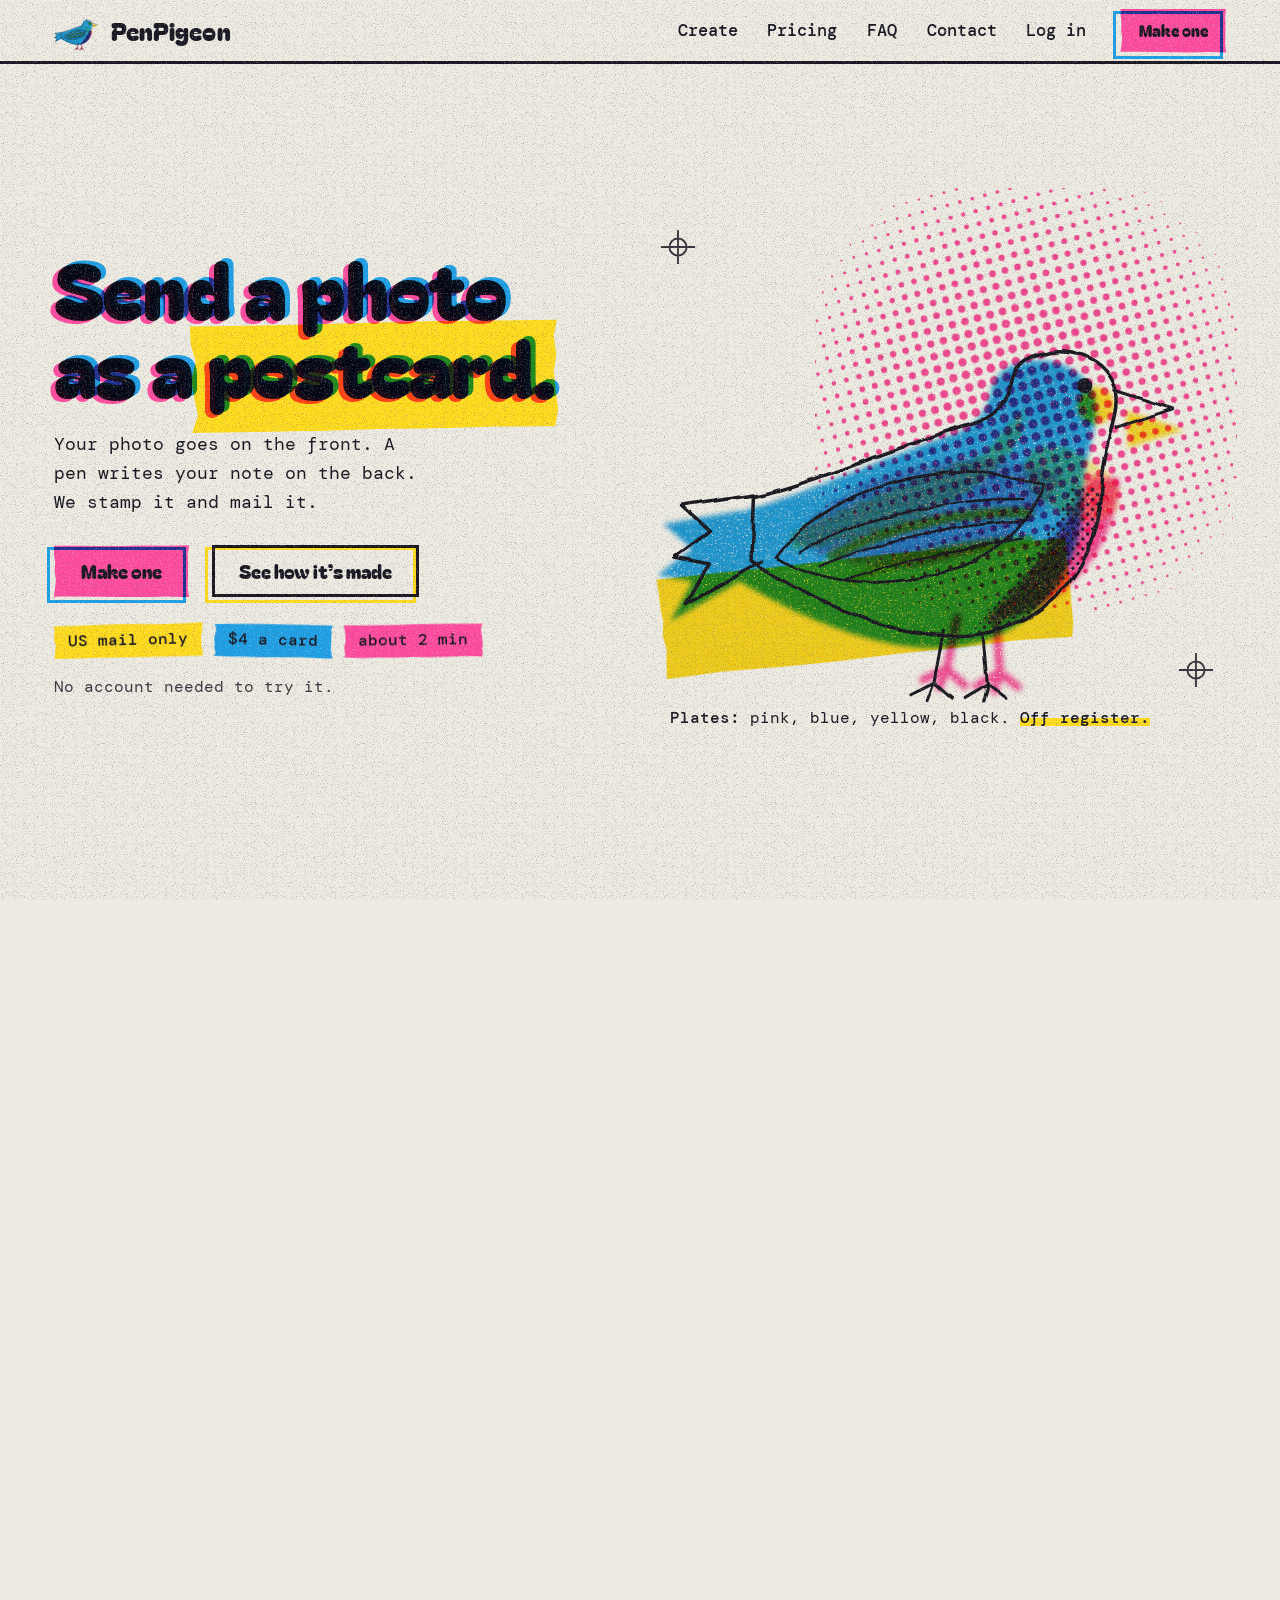
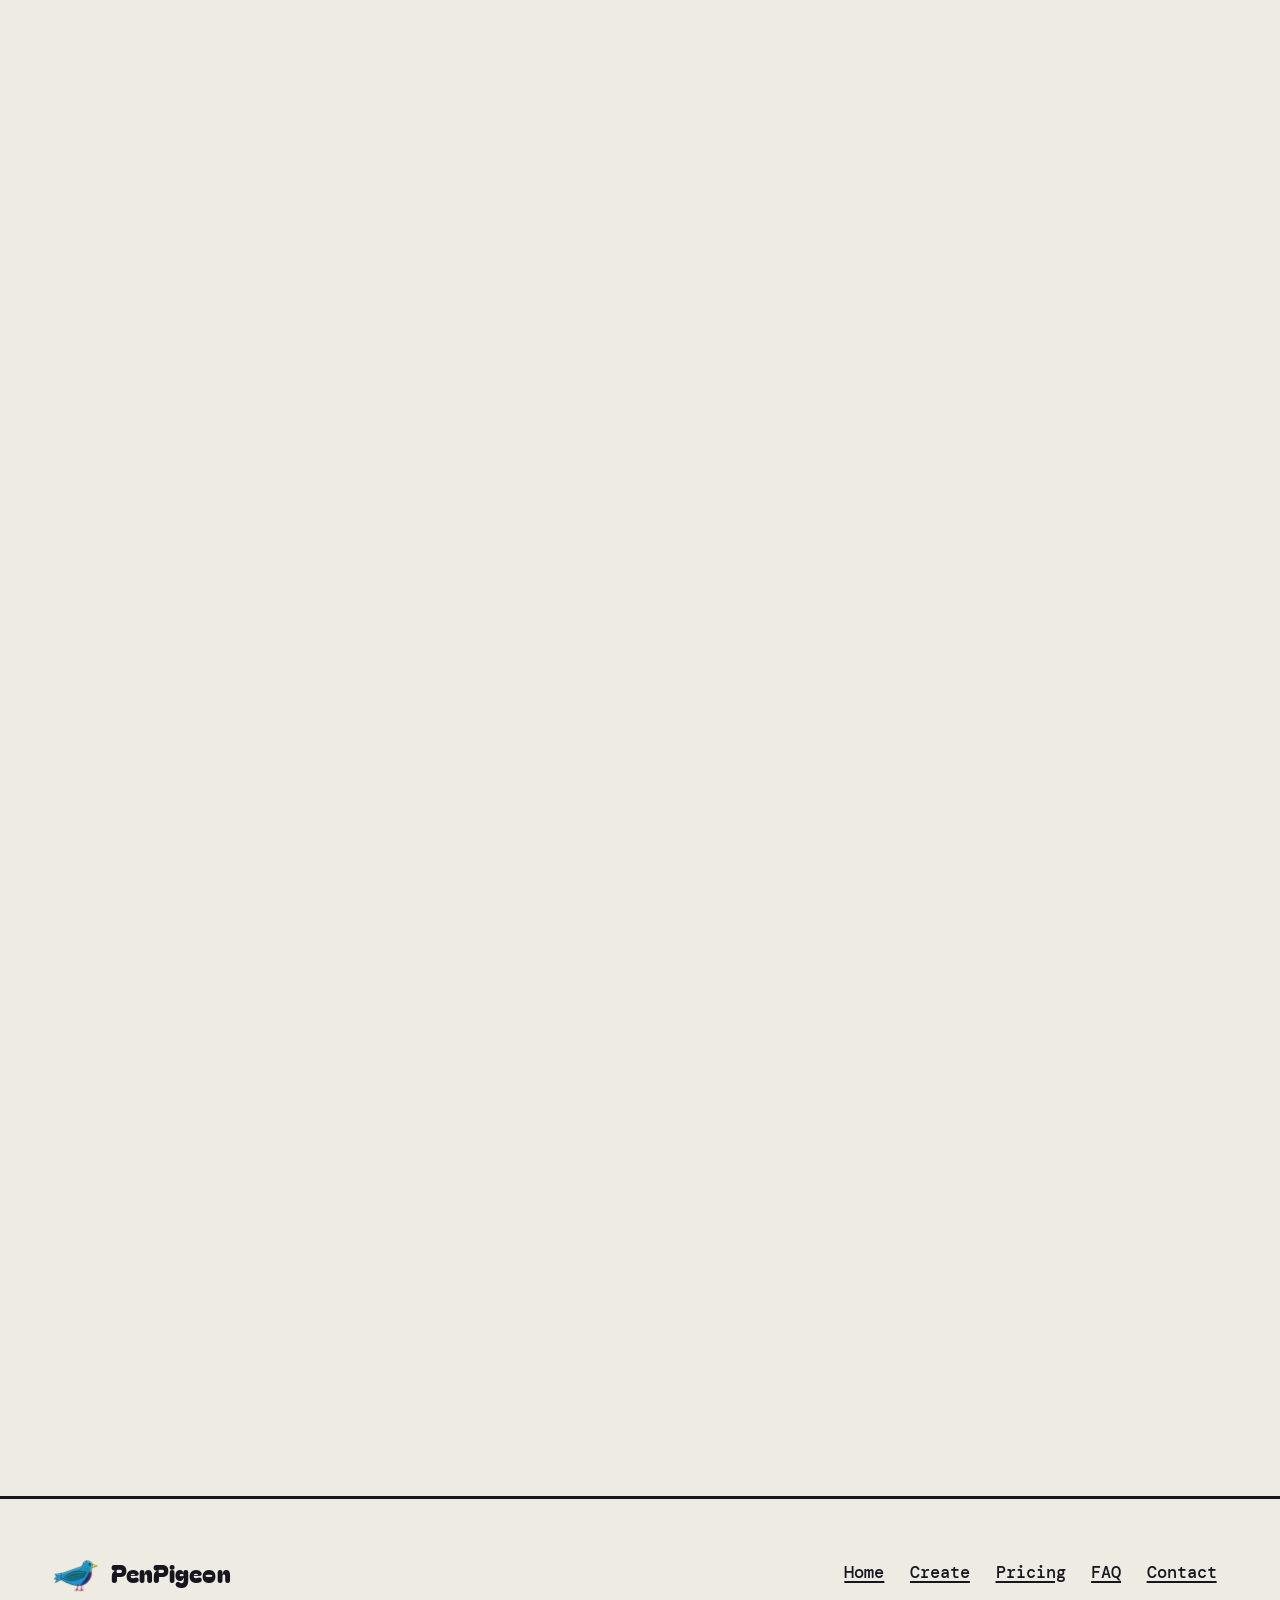
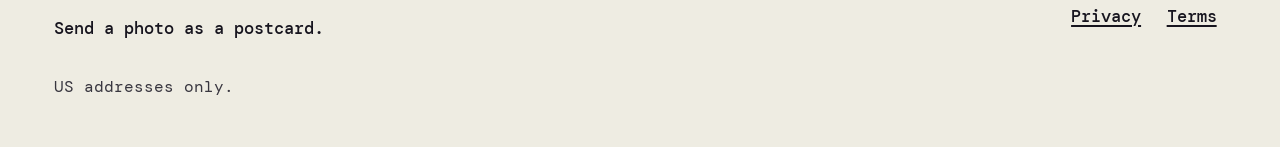
<file: 05-riso/index.html>
<!doctype html>
<html lang="en">
<head>
  <meta charset="utf-8">
  <meta name="viewport" content="width=device-width, initial-scale=1">
  <title>PenPigeon: send a photo as a postcard</title>
  <meta name="description" content="Your photo goes on the front. A pen writes your note on the back. We stamp it and mail it. $4 a card, US addresses only.">
  <meta name="theme-color" content="#eeece2">
  <link rel="icon" href="data:image/svg+xml,%3Csvg xmlns='http://www.w3.org/2000/svg' viewBox='0 0 64 64'%3E%3Crect width='64' height='64' fill='%23eeece2'/%3E%3Cellipse cx='27' cy='40' rx='19' ry='15' fill='%231ea0e6'/%3E%3Ccircle cx='43' cy='25' r='10' fill='%231ea0e6'/%3E%3Cpath d='M52 24l9 3-2 4-8-2z' fill='%23ffdc1c'/%3E%3Cpath d='M20 36c8-6 18-6 24 0' stroke='%23ff4b9f' stroke-width='5' fill='none'/%3E%3C/svg%3E">
  <link rel="preconnect" href="https://fonts.googleapis.com">
  <link rel="preconnect" href="https://fonts.gstatic.com" crossorigin>
  <link href="https://fonts.googleapis.com/css2?family=Bagel+Fat+One&family=DM+Mono:wght@400;500&family=Reenie+Beanie&display=swap" rel="stylesheet">
  <link rel="stylesheet" href="style.css">
</head>
<body>
<a class="skip" href="#main">Skip to content</a>

<svg class="sprite" width="0" height="0" aria-hidden="true" focusable="false">
  <defs>
    <!-- halftone screens, each ink at its own angle like a real separation -->
    <pattern id="dY" width="7" height="7" patternUnits="userSpaceOnUse"><circle cx="3.5" cy="3.5" r="2.5" style="fill:var(--yellow)"/></pattern>
    <pattern id="dP" width="7.5" height="7.5" patternUnits="userSpaceOnUse" patternTransform="rotate(75)"><circle cx="3.75" cy="3.75" r="2.7" style="fill:var(--pink)"/></pattern>
    <pattern id="dB" width="7" height="7" patternUnits="userSpaceOnUse" patternTransform="rotate(15)"><circle cx="3.5" cy="3.5" r="2.5" style="fill:var(--blue)"/></pattern>
    <pattern id="dB2" width="9" height="9" patternUnits="userSpaceOnUse" patternTransform="rotate(15)"><circle cx="4.5" cy="4.5" r="3.5" style="fill:var(--blue)"/></pattern>
    <pattern id="dK" width="6" height="6" patternUnits="userSpaceOnUse" patternTransform="rotate(45)"><circle cx="3" cy="3" r="1.45" style="fill:var(--ink)"/></pattern>

    <filter id="rough" x="-4%" y="-4%" width="108%" height="108%">
      <feTurbulence type="fractalNoise" baseFrequency="0.035" numOctaves="2" seed="3" result="n"/>
      <feDisplacementMap in="SourceGraphic" in2="n" scale="5" xChannelSelector="R" yChannelSelector="G"/>
    </filter>

    <mask id="seaMask" maskUnits="userSpaceOnUse" x="0" y="0" width="600" height="400">
      <rect width="600" height="400" fill="#fff"/>
      <rect x="398" y="276" width="96" height="7" fill="#000"/>
      <rect x="410" y="290" width="76" height="6" fill="#000"/>
      <rect x="402" y="304" width="92" height="7" fill="#000"/>
      <rect x="420" y="320" width="62" height="6" fill="#000"/>
      <rect x="408" y="338" width="80" height="7" fill="#000"/>
      <rect x="426" y="358" width="48" height="6" fill="#000"/>
    </mask>

    <mask id="perfMask" maskUnits="userSpaceOnUse" x="0" y="0" width="100" height="120">
      <rect width="100" height="120" fill="#fff"/>
      <g fill="#000">
        <circle cx="10" cy="3" r="3"/><circle cx="24" cy="3" r="3"/><circle cx="38" cy="3" r="3"/><circle cx="52" cy="3" r="3"/><circle cx="66" cy="3" r="3"/><circle cx="80" cy="3" r="3"/><circle cx="94" cy="3" r="3"/>
        <circle cx="10" cy="117" r="3"/><circle cx="24" cy="117" r="3"/><circle cx="38" cy="117" r="3"/><circle cx="52" cy="117" r="3"/><circle cx="66" cy="117" r="3"/><circle cx="80" cy="117" r="3"/><circle cx="94" cy="117" r="3"/>
        <circle cx="3" cy="14" r="3"/><circle cx="3" cy="30" r="3"/><circle cx="3" cy="46" r="3"/><circle cx="3" cy="62" r="3"/><circle cx="3" cy="78" r="3"/><circle cx="3" cy="94" r="3"/><circle cx="3" cy="108" r="3"/>
        <circle cx="97" cy="14" r="3"/><circle cx="97" cy="30" r="3"/><circle cx="97" cy="46" r="3"/><circle cx="97" cy="62" r="3"/><circle cx="97" cy="78" r="3"/><circle cx="97" cy="94" r="3"/><circle cx="97" cy="108" r="3"/>
      </g>
    </mask>

    <!-- PIGEON, head to the right, one symbol per ink plate (480 x 400) -->
    <symbol id="pg-blue" viewBox="0 0 480 400">
      <path style="fill:var(--blue)" d="M322 90C348 82 384 98 386 128C387 150 374 170 373 204C372 268 330 332 250 334C190 336 120 302 70 270L72 214C132 200 202 168 262 150C282 144 292 130 296 112C300 98 310 92 322 90Z"/>
      <path style="fill:var(--blue)" d="M80 270L14 306L34 272L4 266L34 244L10 222L48 216L76 212Z"/>
    </symbol>
    <symbol id="pg-pink" viewBox="0 0 480 400">
      <path fill="url(#dP)" d="M92 266C128 214 232 172 322 204C306 262 224 296 150 286C128 282 108 276 92 266Z"/>
      <path style="fill:var(--pink)" d="M373 206C371 266 330 326 258 333C298 292 330 246 347 204Z"/>
      <g fill="none" style="stroke:var(--pink)" stroke-width="7" stroke-linecap="round" stroke-linejoin="round">
        <path d="M236 330L228 374M228 374L208 384M228 374L222 390M228 374L244 388"/>
        <path d="M270 332L274 376M274 376L254 388M274 376L270 392M274 376L290 388"/>
      </g>
    </symbol>
    <symbol id="pg-yellow" viewBox="0 0 480 400">
      <path style="fill:var(--yellow)" d="M384 122L434 138L386 154Z"/>
      <circle cx="358" cy="118" r="16" style="fill:var(--yellow)"/>
      <ellipse cx="338" cy="186" rx="44" ry="27" transform="rotate(28 338 186)" fill="url(#dY)"/>
      <path d="M96 232C150 206 214 178 262 162L296 120C300 150 270 190 212 214C160 236 120 246 96 248Z" fill="url(#dY)"/>
      <g fill="none" style="stroke:var(--yellow)" stroke-width="9" stroke-linecap="round">
        <path d="M132 252C176 228 238 210 300 212"/>
        <path d="M150 272C192 252 246 240 302 236"/>
      </g>
    </symbol>
    <symbol id="pg-black" viewBox="0 0 480 400">
      <g fill="none" style="stroke:var(--ink)" stroke-width="3" stroke-linecap="round" stroke-linejoin="round" filter="url(#rough)">
        <path d="M322 90C348 82 384 98 386 128C387 150 374 170 373 204C372 268 330 332 250 334C190 336 120 302 70 270L72 214C132 200 202 168 262 150C282 144 292 130 296 112C300 98 310 92 322 90Z"/>
        <path d="M80 270L14 306L34 272L4 266L34 244L10 222L48 216L76 212"/>
        <path stroke-width="2.4" d="M92 266C128 214 232 172 322 204C306 262 224 296 150 286C128 282 108 276 92 266Z"/>
        <path stroke-width="2" d="M112 262C156 236 236 214 306 216"/>
        <path stroke-width="2" d="M130 274C176 254 246 238 308 234"/>
        <path stroke-width="2" d="M152 285C198 270 254 258 304 250"/>
        <path stroke-width="2.6" d="M384 122L434 138L386 154"/>
        <path stroke-width="2.6" d="M236 330L228 374M228 374L208 384M228 374L222 390M228 374L244 388M270 332L274 376M274 376L254 388M274 376L270 392M274 376L290 388"/>
      </g>
      <path d="M373 206C371 266 330 326 258 333C298 292 330 246 347 204Z" fill="url(#dK)"/>
      <circle cx="358" cy="118" r="6.6" style="fill:var(--ink)"/>
    </symbol>

    <!-- SAMPLE PHOTO (sunset, three plates and a key), 600 x 400 -->
    <symbol id="ph-yellow" viewBox="0 0 600 400">
      <rect width="600" height="264" style="fill:var(--yellow)"/>
      <rect x="360" y="272" width="170" height="128" fill="url(#dY)"/>
    </symbol>
    <symbol id="ph-pink" viewBox="0 0 600 400">
      <circle cx="436" cy="170" r="132" fill="url(#dP)"/>
      <circle cx="436" cy="170" r="62" style="fill:var(--pink)"/>
      <path style="fill:var(--pink)" d="M0 342C70 320 150 334 230 352L250 400L0 400Z"/>
    </symbol>
    <symbol id="ph-blue" viewBox="0 0 600 400">
      <path style="fill:var(--blue)" d="M0 264L74 166L124 212L196 118L276 236L336 192L408 264Z"/>
      <path fill="url(#dB)" d="M250 264L330 214L398 244L486 196L600 264Z"/>
      <g mask="url(#seaMask)"><rect y="264" width="600" height="136" fill="url(#dB2)"/></g>
      <rect y="262" width="600" height="6" style="fill:var(--blue)"/>
    </symbol>
    <symbol id="ph-black" viewBox="0 0 600 400">
      <g fill="none" style="stroke:var(--ink)" stroke-width="3.2" stroke-linecap="round" stroke-linejoin="round">
        <path d="M120 84q12-14 24 0q12-14 24 0"/>
        <path d="M196 58q9-10 18 0q9-10 18 0"/>
        <path d="M92 122q8-9 16 0q8-9 16 0"/>
      </g>
      <path d="M300 316H344L334 332H312Z" style="fill:var(--ink)"/>
      <path d="M322 312V278L346 312Z" fill="url(#dK)" style="stroke:var(--ink)" stroke-width="2.4" stroke-linejoin="round"/>
    </symbol>

    <!-- SAMPLE STAMP (100 x 120) -->
    <symbol id="st-pink" viewBox="0 0 100 120">
      <path mask="url(#perfMask)" fill-rule="evenodd" style="fill:var(--pink)" d="M4 4H96V116H4Z M13 13V107H87V13Z"/>
      <circle cx="68" cy="38" r="12" style="fill:var(--pink)"/>
    </symbol>
    <symbol id="st-yellow" viewBox="0 0 100 120">
      <rect x="11" y="11" width="78" height="98" style="fill:var(--yellow)"/>
    </symbol>
    <symbol id="st-blue" viewBox="0 0 100 120">
      <g transform="translate(17 40) scale(0.165)"><use href="#pg-blue" width="480" height="400"/></g>
    </symbol>
    <symbol id="st-black" viewBox="0 0 100 120">
      <g transform="translate(17 40) scale(0.165)"><use href="#pg-black" width="480" height="400"/></g>
      <text x="50" y="99" text-anchor="middle" font-family="DM Mono, monospace" font-weight="500" font-size="7.4" style="fill:var(--ink)">SAMPLE</text>
      <text x="50" y="27" text-anchor="middle" font-family="DM Mono, monospace" font-weight="500" font-size="6.4" style="fill:var(--ink)">PEN PIGEON</text>
    </symbol>

    <!-- tiny staple -->
    <symbol id="staple" viewBox="0 0 44 14">
      <rect x="2" y="3" width="40" height="6" rx="3" fill="#aeb0b5"/>
      <rect x="2" y="3" width="40" height="2.2" rx="1.1" fill="#d6d8dc"/>
      <rect x="2" y="7.4" width="40" height="1.6" rx=".8" fill="#7d7f86"/>
    </symbol>
  </defs>
</svg>


<!-- the zine's spine: two staples that stay put while the pages turn -->
<div class="spine" aria-hidden="true">
  <svg class="staple staple--1" viewBox="0 0 44 14"><use href="#staple"/></svg>
  <svg class="staple staple--2" viewBox="0 0 44 14"><use href="#staple"/></svg>
</div>

<header class="nav" id="nav">
  <div class="nav__in">
    <a class="brand" href="#top" aria-label="PenPigeon, home">
      <svg class="brand__mark" viewBox="0 0 480 400" aria-hidden="true" focusable="false">
        <use class="m" href="#pg-blue"/>
        <use class="m b-pink" href="#pg-pink"/>
        <use class="m b-yellow" href="#pg-yellow"/>
        <use href="#pg-black"/>
      </svg>
      <span class="brand__word" translate="no">PenPigeon</span>
    </a>
    <nav class="nav__menu" id="nav-menu" aria-label="Primary">
      <ul class="nav__links">
        <li><a href="../../create.html">Create</a></li>
        <li><a href="#pricing">Pricing</a></li>
        <li><a href="#faq">FAQ</a></li>
        <li><a href="../../contact.html">Contact</a></li>
        <li class="nav__login"><a href="../../login.html">Log in</a></li>
      </ul>
    </nav>
    <a class="btn btn--sm" href="../../create.html"><span>Make one</span></a>
    <button class="nav__toggle" type="button" aria-expanded="false" aria-controls="nav-menu">
      <span class="sr-only">Menu</span>
      <span class="nav__bars" aria-hidden="true"><i></i><i></i><i></i></span>
    </button>
  </div>
</header>

<main id="main">

  <!-- 1. HERO -->
  <section class="spread hero" id="top" aria-labelledby="hero-title">
    <div class="hero__inner">
      <div class="hero__copy">
        <h1 class="hero__title misreg" id="hero-title">Send a photo as a <span class="mark">postcard.</span></h1>
        <p class="hero__sub">Your photo goes on the front. A pen writes your note on the back. We stamp it and mail it.</p>
        <div class="hero__actions">
          <a class="btn" href="../../create.html"><span>Make one</span></a>
          <a class="btn btn--paper" href="#card"><span>See how it&rsquo;s made</span></a>
        </div>
        <ul class="facts" aria-label="At a glance">
          <li class="fact fact--y">US mail only</li>
          <li class="fact fact--b">$4 a card</li>
          <li class="fact fact--p">about 2 min</li>
        </ul>
        <p class="hero__note">No account needed to try it.</p>
      </div>

      <div class="hero__art" aria-hidden="true">
        <canvas class="ht hero__sun" data-ink="pink" data-field="radial" data-pitch="13" data-angle="75" data-grow="0.55"></canvas>
        <div class="hero__scrap"></div>
        <div class="plates pigeon pigeon--hero">
          <svg class="plate plate--blue" viewBox="0 0 480 400" focusable="false"><use href="#pg-blue"/></svg>
          <svg class="plate plate--pink" viewBox="0 0 480 400" focusable="false"><use href="#pg-pink"/></svg>
          <svg class="plate plate--yellow" viewBox="0 0 480 400" focusable="false"><use href="#pg-yellow"/></svg>
          <svg class="plate plate--black" viewBox="0 0 480 400" focusable="false"><use href="#pg-black"/></svg>
        </div>
        <svg class="regmark regmark--a" viewBox="0 0 40 40"><circle cx="20" cy="20" r="9" fill="none" stroke="currentColor" stroke-width="2"/><path d="M20 2V38M2 20H38" stroke="currentColor" stroke-width="2"/></svg>
        <svg class="regmark regmark--b" viewBox="0 0 40 40"><circle cx="20" cy="20" r="9" fill="none" stroke="currentColor" stroke-width="2"/><path d="M20 2V38M2 20H38" stroke="currentColor" stroke-width="2"/></svg>
        <p class="readout readout--hero"><span class="readout__k">Plates:</span> pink, blue, yellow, black. <span class="readout__state" data-reg-state>Off register.</span></p>
      </div>
    </div>
  </section>

  <div class="seam seam--blue" aria-hidden="true"><canvas class="ht" data-ink="blue" data-field="up" data-pitch="9" data-angle="15" data-grow="0"></canvas></div>

  <!-- 2. THE CARD: front, back, pen -->
  <section class="spread spread--blue card" id="card" aria-labelledby="card-title">
    <div class="stage">
      <canvas class="ht card__dots" data-ink="pink" data-field="radial" data-cx="0.05" data-cy="0.95" data-pitch="14" data-angle="75" data-grow="1" aria-hidden="true"></canvas>
      <div class="stage__text">
        <h2 class="stage__title misreg" id="card-title">Print on the front. Pen on the back.</h2>
        <div class="caps">
          <p class="cap cap--front">The front is your photo, printed in color.</p>
          <p class="cap cap--back">The back is your note. It is not a font. A pen draws it stroke by stroke along a path our software makes.</p>
          <p class="cap cap--stamp">Then we stamp it by hand and put it in the US Mail.</p>
        </div>
        <p class="readout readout--pen" aria-hidden="true">Sample card. Pen path: stroke <span id="stroke-n">40</span> of 40.</p>
      </div>

      <figure class="stage__cards">
        <div class="postcard postcard--back">
          <div class="back__rule" aria-hidden="true"></div>
          <svg class="note" viewBox="0 0 563.2 175.2" fill="none" stroke="currentColor" stroke-linecap="round" stroke-linejoin="round" aria-hidden="true" focusable="false">
            <path d="M 10.52,47.95 L 6.56,46.09 L 4.56,41.86 L 4.76,39.98 L 6.66,35.78 L 10.72,33.95 L 12.79,33.72 L 16.76,36.06 L 18.49,40.16 L 18.26,46.08 L 15.73,76.23" stroke-width="2.11"/>
            <path d="M 36.72,33.94 L 15.85,76.38" stroke-width="1.97"/>
            <path d="M 36.93,34.18 L 32.28,76.36" stroke-width="1.77"/>
            <path d="M 61.21,34.51 L 57.01,36.59 L 50.77,42.47 L 44.80,50.68 L 38.58,62.53 L 32.21,76.51" stroke-width="1.78"/>
            <path d="M 71.83,47.84 L 71.91,49.70 L 73.60,49.64 L 73.60,47.79 L 71.69,48.01" stroke-width="1.78"/>
            <path d="M 65.15,65.98 L 69.28,58.13 L 64.71,69.89 L 64.79,73.64 L 66.95,75.78 L 69.04,75.83 L 73.00,73.91 L 75.01,71.94 L 79.26,66.04" stroke-width="1.96"/>
            <path d="M 83.24,66.36 L 87.34,60.44 L 89.50,56.51 L 89.63,60.41 L 93.53,67.00 L 95.26,71.42 L 95.03,75.57 L 91.00,77.26" stroke-width="1.94"/>
            <path d="M 82.61,74.98 L 86.70,77.01 L 95.16,77.51 L 99.32,75.66 L 101.46,73.37 L 106.05,67.23" stroke-width="1.75"/>
            <path d="M 109.92,66.37 L 113.99,60.23 L 120.55,50.51 L 122.59,46.43 L 124.78,40.24 L 124.83,36.56 L 122.99,34.68 L 118.74,36.30 L 116.69,40.18 L 114.38,48.23 L 111.94,60.45 L 109.35,76.50" stroke-width="2.17"/>
            <path d="M 109.31,76.52 L 111.66,70.55 L 113.89,66.44 L 118.05,60.45 L 122.12,58.71 L 126.09,58.70 L 128.23,60.77 L 127.92,64.81 L 125.54,70.95 L 125.40,75.03 L 127.44,77.25 L 129.77,77.45 L 133.85,75.31 L 136.13,73.39 L 140.49,67.65" stroke-width="1.96"/>
            <path d="M 168.26,66.43 L 172.12,58.09 L 168.41,70.57 L 168.19,74.36 L 170.18,76.38 L 174.49,76.41 L 178.84,74.34 L 182.85,70.17 L 186.94,63.79" stroke-width="1.91"/>
            <path d="M 188.71,57.63 L 177.23,94.97 L 175.41,99.17 L 171.11,101.46 L 168.77,99.27 L 168.48,94.90 L 170.59,88.81 L 176.91,82.63 L 182.94,78.36 L 186.82,75.99 L 192.80,71.47 L 198.85,65.17" stroke-width="2.01"/>
            <path d="M 214.61,56.77 L 210.38,56.90 L 206.18,59.10 L 204.04,61.17 L 202.08,65.48 L 202.24,69.87 L 204.57,74.11 L 208.69,75.93 L 212.84,76.17 L 216.95,74.10 L 219.14,71.83 L 221.07,67.62 L 220.88,63.20 L 218.68,59.06 L 214.55,56.77 L 212.78,59.13 L 212.93,63.52 L 215.13,67.81 L 219.42,69.57 L 225.58,69.21 L 229.64,66.93 L 231.93,64.92" stroke-width="2.01"/>
            <path d="M 234.64,64.69 L 238.43,56.68 L 234.77,68.81 L 234.76,73.07 L 237.00,75.11 L 241.02,75.13 L 244.90,72.91 L 249.05,68.73 L 253.09,62.51" stroke-width="2.00"/>
            <path d="M 255.22,56.55 L 251.29,68.66 L 251.28,72.80 L 253.42,74.71 L 255.52,74.58 L 259.61,72.47 L 261.38,70.45 L 265.49,64.33" stroke-width="2.15"/>
            <path d="M 296.63,56.11 L 292.40,60.21 L 290.10,66.18 L 290.03,70.58 L 291.86,74.76 L 295.75,74.89 L 300.25,73.03 L 304.50,68.93" stroke-width="2.04"/>
            <path d="M 309.25,56.54 L 304.31,68.75 L 304.00,72.80 L 306.07,75.24 L 310.51,75.49 L 314.55,73.30 L 318.86,69.45 L 321.17,63.43 L 321.57,57.30" stroke-width="2.16"/>
            <path d="M 321.53,56.98 L 323.41,65.30 L 325.42,67.42 L 329.49,67.76 L 333.81,65.83" stroke-width="2.02"/>
            <path d="M 339.28,72.08 L 343.38,70.18 L 345.42,68.59 L 347.72,64.79 L 347.83,60.76 L 345.72,58.72 L 343.99,58.50 L 339.78,60.47 L 337.71,64.16 L 337.33,70.33 L 339.27,74.56 L 343.43,76.61 L 347.66,76.53 L 351.47,74.72 L 353.64,72.65 L 357.97,66.71" stroke-width="1.81"/>
            <path d="M 361.20,64.78 L 365.15,58.33 L 367.33,53.69 L 367.24,57.98 L 374.02,57.98 L 376.16,60.26 L 376.31,64.40 L 374.40,71.04 L 374.30,73.40 L 376.40,75.29 L 378.95,75.13 L 383.24,72.91 L 385.43,70.70 L 389.71,63.88" stroke-width="2.21"/>
            <path d="M 395.02,69.95 L 399.19,67.85 L 401.16,65.91 L 403.37,61.52 L 403.35,57.19 L 401.07,55.10 L 398.86,55.26 L 394.85,57.38 L 392.90,61.38 L 392.90,67.90 L 395.01,72.23 L 399.29,74.37 L 403.63,74.15 L 408.03,71.86 L 410.23,69.71 L 414.42,63.52" stroke-width="2.18"/>
            <path d="M 442.27,67.15 L 446.18,61.19 L 452.25,51.05 L 454.28,47.20 L 456.40,41.42 L 456.24,37.16 L 454.37,35.03 L 450.28,37.15 L 448.31,41.24 L 446.32,49.42 L 444.38,61.56 L 442.60,77.60" stroke-width="2.13"/>
            <path d="M 442.68,77.59 L 444.31,71.25 L 446.50,67.01 L 450.33,61.30 L 454.33,59.41 L 458.15,59.49 L 460.11,61.58 L 460.20,65.28 L 458.03,71.16 L 458.20,74.92 L 460.01,76.87 L 462.12,76.90 L 466.17,75.22 L 468.10,73.33 L 472.18,67.02" stroke-width="2.07"/>
            <path d="M 477.42,71.96 L 481.72,69.88 L 483.83,67.89 L 486.29,63.63 L 486.38,59.32 L 484.35,57.43 L 482.15,57.42 L 478.04,59.30 L 475.77,63.26 L 475.73,69.44 L 477.63,73.89 L 481.65,76.16 L 485.80,76.50 L 490.11,74.23 L 491.95,72.07 L 496.56,65.82" stroke-width="1.76"/>
            <path d="M 499.51,66.58 L 503.44,60.57 L 505.60,56.79 L 505.30,60.83 L 511.35,61.06 L 513.37,62.94 L 513.36,66.83 L 511.34,72.59 L 511.11,74.74 L 513.24,76.63 L 515.41,76.91 L 519.27,74.96 L 521.15,73.02 L 525.42,67.25" stroke-width="2.07"/>
            <path d="M 531.28,71.72 L 535.66,69.80 L 537.92,67.58 L 540.02,63.72 L 540.29,59.56 L 538.39,57.39 L 536.38,57.31 L 532.05,59.24 L 529.61,63.21 L 529.60,69.46 L 531.30,73.63 L 535.20,75.79 L 539.12,75.99 L 543.53,74.18 L 545.61,72.37 L 549.91,66.50" stroke-width="1.95"/>
            <path d="M 555.49,65.46 L 553.09,67.65 L 555.22,69.67 L 557.22,67.39 L 555.34,65.21" stroke-width="1.76"/>
            <path d="M 9.60,121.49 L 5.36,119.63 L 3.22,115.75 L 2.98,113.49 L 4.94,109.56 L 9.24,107.58 L 11.25,107.25 L 15.46,109.24 L 17.69,113.46 L 17.67,117.38 L 15.68,127.81 L 13.92,135.77 L 9.96,150.35" stroke-width="1.79"/>
            <path d="M 13.83,135.89 L 19.67,119.59 L 23.59,111.28 L 25.60,109.28 L 29.82,106.79 L 31.66,106.94 L 35.74,108.90 L 37.93,112.82 L 37.95,116.80 L 36.11,127.14 L 34.50,135.52 L 30.59,149.88" stroke-width="1.98"/>
            <path d="M 34.37,135.51 L 40.16,118.88 L 44.29,110.44 L 46.15,108.15 L 49.97,105.90 L 51.86,105.93 L 56.23,108.01 L 58.35,112.06 L 58.71,116.33 L 56.79,126.51 L 53.13,140.84 L 53.24,146.91 L 55.08,149.16 L 57.10,148.90 L 61.41,146.60 L 63.47,144.67 L 67.11,138.56" stroke-width="2.16"/>
            <path d="M 83.90,130.26 L 79.72,129.97 L 75.46,132.03 L 73.29,133.89 L 71.32,138.25 L 70.96,142.27 L 72.74,146.71 L 77.04,149.21 L 81.36,149.48 L 85.40,147.54 L 87.58,145.59 L 89.68,141.13 L 90.07,137.18 L 88.33,132.73 L 83.97,130.25 L 82.03,132.44 L 81.85,136.43 L 83.76,140.87 L 87.91,142.90 L 94.23,143.12 L 98.36,141.26 L 100.23,139.24" stroke-width="2.17"/>
            <path d="M 102.86,138.06 L 106.97,131.59 L 109.29,127.21 L 109.25,131.36 L 115.69,130.85 L 118.08,133.01 L 118.32,137.45 L 116.44,143.80 L 116.69,146.13 L 118.92,148.18 L 121.15,147.98 L 125.26,145.52 L 127.50,143.24 L 131.33,136.76" stroke-width="2.03"/>
            <path d="M 136.68,145.26 L 140.82,143.32 L 142.89,141.44 L 145.03,137.20 L 145.00,132.84 L 142.76,130.92 L 140.57,130.79 L 136.65,133.19 L 134.49,137.54 L 134.72,143.46 L 136.73,147.79 L 140.74,149.75 L 145.05,149.58 L 149.24,147.39 L 151.44,145.10 L 155.60,139.04" stroke-width="1.96"/>
            <path d="M 180.46,139.69 L 184.21,133.38 L 186.00,129.46 L 186.00,133.59 L 190.36,139.50 L 192.47,143.55 L 192.67,147.46 L 188.83,149.76" stroke-width="2.09"/>
            <path d="M 180.72,147.81 L 184.70,149.77 L 193.04,149.48 L 196.91,147.34 L 198.76,145.39 L 202.64,139.06" stroke-width="2.05"/>
            <path d="M 219.70,132.94 L 215.27,133.01 L 210.73,134.79 L 208.59,136.73 L 206.10,141.27 L 205.89,145.55 L 207.89,150.01 L 212.57,152.39 L 217.04,152.74 L 221.58,150.53 L 223.91,148.37 L 225.99,143.88 L 226.21,139.74 L 224.30,135.30 L 219.75,133.05 L 217.55,135.04 L 217.57,139.60 L 219.58,144.07 L 223.81,146.55 L 230.27,146.87 L 234.86,144.45 L 237.23,142.43" stroke-width="2.14"/>
            <path d="M 252.93,132.74 L 248.50,132.78 L 244.02,134.81 L 242.21,137.20 L 240.11,141.38 L 239.95,145.35 L 242.32,149.50 L 246.40,151.89 L 250.70,151.67 L 254.78,149.40 L 256.76,147.53 L 259.14,143.33 L 258.99,139.18 L 256.67,134.94 L 252.47,132.85 L 250.35,134.91 L 250.43,139.10 L 252.69,143.14 L 257.02,145.41 L 263.36,145.14 L 267.43,142.89 L 269.71,140.65" stroke-width="1.99"/>
            <path d="M 272.99,138.51 L 276.75,132.67 L 280.77,130.71 L 282.91,132.96 L 282.67,134.62 L 280.86,142.79 L 278.82,148.55" stroke-width="1.87"/>
            <path d="M 280.65,142.77 L 282.66,138.58 L 286.57,132.71 L 290.73,130.84 L 294.94,130.80 L 297.02,132.97 L 296.99,137.05 L 294.81,142.76 L 294.55,146.74 L 296.66,148.61 L 298.90,148.88 L 302.92,147.05 L 304.69,145.06 L 308.47,138.84" stroke-width="1.99"/>
            <path d="M 401.90,159.13 L 397.43,152.42 L 393.13,141.57 L 391.05,128.46 L 391.16,115.40 L 393.45,108.53 L 397.79,106.26 L 402.53,106.62 L 404.62,108.70 L 406.98,115.41 L 406.73,121.85 L 404.31,132.82 L 397.85,152.55 L 393.47,165.76 L 391.25,172.32 L 388.81,176.46 L 384.37,178.47 L 382.44,176.14 L 382.43,172.01 L 384.53,165.66 L 389.18,159.16 L 393.35,154.57 L 399.96,150.45 L 408.71,146.23" stroke-width="1.77"/>
            <g class="pen" aria-hidden="true">
              <g transform="rotate(26)">
                <path d="M0 0L-5 -13H5Z" fill="#17151f"/>
                <rect x="-5" y="-62" width="10" height="49" fill="#2a2833"/>
                <rect x="-5" y="-44" width="10" height="9" style="fill:#ff4b9f"/>
              </g>
            </g>
          </svg>
          <div class="stamp plates" aria-hidden="true">
            <svg class="plate plate--blue" viewBox="0 0 100 120"><use href="#st-blue"/></svg>
            <svg class="plate plate--pink" viewBox="0 0 100 120"><use href="#st-pink"/></svg>
            <svg class="plate plate--yellow" viewBox="0 0 100 120"><use href="#st-yellow"/></svg>
            <svg class="plate plate--black" viewBox="0 0 100 120"><use href="#st-black"/></svg>
          </div>
          <svg class="postmark" viewBox="0 0 120 120" aria-hidden="true" focusable="false">
            <defs><path id="pm-ring" d="M60 60m-40 0a40 40 0 1 1 80 0a40 40 0 1 1 -80 0"/></defs>
            <circle cx="60" cy="60" r="52" fill="none" style="stroke:var(--blue)" stroke-width="3"/>
            <circle cx="60" cy="60" r="30" fill="none" style="stroke:var(--blue)" stroke-width="2"/>
            <text font-family="DM Mono, monospace" font-weight="500" font-size="11.5" letter-spacing="1.4" style="fill:var(--blue)"><textPath href="#pm-ring" startOffset="2">PENPIGEON PROCESSED</textPath></text>
            <path d="M24 62H96M30 70H90" style="stroke:var(--blue)" stroke-width="3" stroke-linecap="round"/>
          </svg>
          <div class="addr" aria-hidden="true">
            <p>Alex Sample</p>
            <p>123 Maple Street</p>
            <p>Anytown, USA 00000</p>
          </div>
        </div>

        <div class="postcard postcard--front">
          <div class="plates photo" aria-hidden="true">
            <svg class="plate plate--blue" viewBox="0 0 600 400" preserveAspectRatio="xMidYMid slice"><use href="#ph-blue"/></svg>
            <svg class="plate plate--pink" viewBox="0 0 600 400" preserveAspectRatio="xMidYMid slice"><use href="#ph-pink"/></svg>
            <svg class="plate plate--yellow" viewBox="0 0 600 400" preserveAspectRatio="xMidYMid slice"><use href="#ph-yellow"/></svg>
            <svg class="plate plate--black" viewBox="0 0 600 400" preserveAspectRatio="xMidYMid slice"><use href="#ph-black"/></svg>
          </div>
        </div>
        <figcaption class="sr-only">Sample postcard, front and back. The note on the back reads: Wish you were here. More soon, J.</figcaption>
      </figure>
    </div>
  </section>

  <div class="seam seam--blue" aria-hidden="true"><canvas class="ht" data-ink="blue" data-field="down" data-pitch="9" data-angle="15" data-grow="0"></canvas></div>

  <!-- 3. HOW IT WORKS -->
  <section class="spread how" id="how" aria-labelledby="how-title">
    <div class="how__inner">
      <h2 class="how__title misreg" id="how-title">How it works</h2>
      <ol class="steps">
        <li class="scrap step step--1">
          <svg class="step__art" viewBox="0 0 140 110" aria-hidden="true" focusable="false">
            <rect class="m" x="14" y="12" width="104" height="76" style="fill:var(--yellow)"/>
            <circle class="m" cx="90" cy="38" r="17" style="fill:var(--pink)"/>
            <path class="m" d="M14 88L50 42L74 70L92 54L118 88Z" style="fill:var(--blue)"/>
            <rect x="14" y="12" width="104" height="76" fill="none" style="stroke:var(--ink)" stroke-width="3"/>
            <path d="M92 100H116M108 94L116 100L108 106" fill="none" style="stroke:var(--ink)" stroke-width="3" stroke-linecap="round" stroke-linejoin="round"/>
          </svg>
          <p class="step__no" aria-hidden="true">01</p>
          <h3 class="step__t">Add a photo.</h3>
          <p>It fills the front. Pan, zoom and straighten it. What you set is what prints.</p>
        </li>
        <li class="scrap step step--2">
          <svg class="step__art" viewBox="0 0 140 110" aria-hidden="true" focusable="false">
            <text class="m" x="8" y="80" font-size="88" font-family="Bagel Fat One, sans-serif" style="fill:var(--blue)">A</text>
            <text class="m" x="68" y="80" font-size="72" font-family="Bagel Fat One, sans-serif" style="fill:var(--pink)">a</text>
            <path d="M12 98C40 90 72 106 128 94" fill="none" style="stroke:var(--ink)" stroke-width="3" stroke-linecap="round"/>
          </svg>
          <p class="step__no" aria-hidden="true">02</p>
          <h3 class="step__t">Pick a handwriting.</h3>
          <p>Use one of our styles, upload a font, or trace your own from a photo.</p>
        </li>
        <li class="scrap step step--3">
          <svg class="step__art" viewBox="0 0 140 110" aria-hidden="true" focusable="false">
            <rect class="m" x="10" y="22" width="108" height="24" style="fill:var(--yellow)"/>
            <rect class="m" x="22" y="40" width="96" height="16" style="fill:var(--pink)"/>
            <path d="M16 40C26 26 34 54 44 38S62 30 70 42S92 30 106 38" fill="none" style="stroke:var(--ink)" stroke-width="3" stroke-linecap="round"/>
            <path d="M16 66C28 54 38 76 50 63S72 56 84 67S110 58 124 64" fill="none" style="stroke:var(--ink)" stroke-width="3" stroke-linecap="round"/>
            <path d="M16 90C26 80 36 98 46 87S64 82 74 91" fill="none" style="stroke:var(--ink)" stroke-width="3" stroke-linecap="round"/>
          </svg>
          <p class="step__no" aria-hidden="true">03</p>
          <h3 class="step__t">Write the note.</h3>
          <p>Type it. The pen adds a little wobble and uneven spacing, so no two cards come out exactly alike.</p>
        </li>
        <li class="scrap step step--4">
          <svg class="step__art" viewBox="0 0 140 110" aria-hidden="true" focusable="false">
            <rect class="m" x="12" y="16" width="112" height="78" style="fill:var(--yellow)"/>
            <rect class="m" x="88" y="22" width="26" height="30" style="fill:var(--pink)"/>
            <circle class="m" cx="84" cy="50" r="15" fill="none" style="stroke:var(--blue)" stroke-width="4"/>
            <path d="M22 62H66M22 74H78M22 86H58" fill="none" style="stroke:var(--ink)" stroke-width="3" stroke-linecap="round"/>
            <rect x="12" y="16" width="112" height="78" fill="none" style="stroke:var(--ink)" stroke-width="3"/>
          </svg>
          <p class="step__no" aria-hidden="true">04</p>
          <h3 class="step__t">Address it.</h3>
          <p>Add their address, and yours if you want it on the back. Check it, then send it.</p>
        </li>
      </ol>
    </div>
  </section>

  <div class="seam seam--yellow" aria-hidden="true"><canvas class="ht" data-ink="yellow" data-field="up" data-pitch="9" data-angle="0" data-grow="0"></canvas></div>

  <!-- 4. YOUR OWN HANDWRITING -->
  <section class="spread spread--yellow hand" id="handwriting" aria-labelledby="hand-title">
    <div class="hand__inner">
      <div class="hand__copy">
        <h2 class="hand__title misreg" id="hand-title">Use your own handwriting.</h2>
        <p>Write a sentence that uses every letter of the alphabet, once normally and once in capitals, and photograph each. We find the letters and use them to write your cards, filling in any the pages missed.</p>
      </div>
      <div class="hand__sheets" role="img" aria-label="Sample pages: the sentence the quick brown fox jumps over the lazy dog, written once normally and once in capitals, with each letter boxed.">
        <div class="sheet sheet--a" aria-hidden="true">
          <p class="hw" data-hw="pink">the quick brown fox jumps over the lazy dog</p>
          <span class="tape tape--a"></span>
        </div>
        <div class="sheet sheet--b" aria-hidden="true">
          <p class="hw hw--caps" data-hw="blue">THE QUICK BROWN FOX JUMPS OVER THE LAZY DOG</p>
          <span class="tape tape--b"></span>
        </div>
        <svg class="staple staple--sheets" viewBox="0 0 44 14" aria-hidden="true"><use href="#staple"/></svg>
        <p class="sheet__cap" aria-hidden="true">Sample pages</p>
      </div>
    </div>
  </section>

  <div class="seam seam--yellow" aria-hidden="true"><canvas class="ht" data-ink="yellow" data-field="down" data-pitch="9" data-angle="0" data-grow="0"></canvas></div>

  <!-- 5. PRICING -->
  <section class="spread price" id="pricing" aria-labelledby="price-title">
    <canvas class="ht price__sun" data-ink="yellow" data-field="radial" data-pitch="14" data-angle="0" data-grow="0.4" aria-hidden="true"></canvas>
    <div class="price__inner">
      <div class="price__head">
        <h2 class="price__title" id="price-title"><span class="bignum" data-text="$4">$4</span> <span class="price__unit">a card.</span></h2>
        <p class="price__lead">Building a card is free. You pay only when you send one.</p>
      </div>
      <div class="price__grid">
        <article class="scrap ticket ticket--card">
          <h3 class="ticket__t">What the $4 covers</h3>
          <ul class="ticks">
            <li>USPS postcard postage</li>
            <li>A color print of your photo on the front</li>
            <li>Your note, written on the back in ink</li>
            <li>Stamped by hand and mailed</li>
          </ul>
        </article>
        <article class="scrap ticket ticket--plan">
          <h3 class="ticket__t">Post pigeon, <span class="nowrap">$9.99 a month</span></h3>
          <p class="ticket__opt">An optional plan, for people who send often.</p>
          <ul class="ticks">
            <li>3 postcards a month, free</li>
            <li>$1 off every card after that ($3 instead of $4)</li>
            <li>Give it as a gift, they claim it by email</li>
            <li>Cancel any time, it lasts through the month you paid for</li>
          </ul>
        </article>
      </div>
    </div>
  </section>

  <!-- 6. FAQ -->
  <section class="spread faq" id="faq" aria-labelledby="faq-title">
    <div class="faq__inner">
      <div class="faq__side">
        <h2 class="faq__title misreg" id="faq-title">Questions</h2>
        <p class="faq__lead">Short answers.</p>
        <div class="plates pigeon pigeon--faq">
          <svg class="plate plate--blue" viewBox="0 0 480 400" focusable="false"><use href="#pg-blue"/></svg>
          <svg class="plate plate--pink" viewBox="0 0 480 400" focusable="false"><use href="#pg-pink"/></svg>
          <svg class="plate plate--yellow" viewBox="0 0 480 400" focusable="false"><use href="#pg-yellow"/></svg>
          <svg class="plate plate--black" viewBox="0 0 480 400" focusable="false"><use href="#pg-black"/></svg>
        </div>
      </div>
      <div class="faq__list">
        <div class="qa is-open">
          <h3 class="qa__h"><button class="qa__q" type="button" aria-expanded="true" aria-controls="qa-1" id="qq-1"><span>Is the note handwritten?</span><i class="qa__i" aria-hidden="true"></i></button></h3>
          <div class="qa__a" id="qa-1" role="region" aria-labelledby="qq-1"><p>A machine draws your note on the card with a pen, following a path our software generates. It looks handwritten, but it isn&rsquo;t a person&rsquo;s hand.</p></div>
        </div>
        <div class="qa">
          <h3 class="qa__h"><button class="qa__q" type="button" aria-expanded="false" aria-controls="qa-2" id="qq-2"><span>How does the handwriting tracing work?</span><i class="qa__i" aria-hidden="true"></i></button></h3>
          <div class="qa__a" id="qa-2" role="region" aria-labelledby="qq-2" hidden><p>Write a sentence that uses every letter of the alphabet, once in your normal handwriting and once in capitals, and photograph each one. The photos are uploaded, an algorithm finds your letters, and the photos are deleted. We then use your letters to write your cards.</p></div>
        </div>
        <div class="qa">
          <h3 class="qa__h"><button class="qa__q" type="button" aria-expanded="false" aria-controls="qa-3" id="qq-3"><span>How long does delivery take?</span><i class="qa__i" aria-hidden="true"></i></button></h3>
          <div class="qa__a" id="qa-3" role="region" aria-labelledby="qq-3" hidden><p>Once it&rsquo;s in the mail, delivery is up to USPS, and we can&rsquo;t promise a date.</p></div>
        </div>
        <div class="qa">
          <h3 class="qa__h"><button class="qa__q" type="button" aria-expanded="false" aria-controls="qa-4" id="qq-4"><span>What does it cost?</span><i class="qa__i" aria-hidden="true"></i></button></h3>
          <div class="qa__a" id="qa-4" role="region" aria-labelledby="qq-4" hidden><p>$4 a card. There&rsquo;s also an optional monthly plan.</p></div>
        </div>
        <div class="qa">
          <h3 class="qa__h"><button class="qa__q" type="button" aria-expanded="false" aria-controls="qa-5" id="qq-5"><span>Where will you mail it?</span><i class="qa__i" aria-hidden="true"></i></button></h3>
          <div class="qa__a" id="qa-5" role="region" aria-labelledby="qq-5" hidden><p>Any address in the US.</p></div>
        </div>
      </div>
    </div>
  </section>

  <div class="seam seam--pink" aria-hidden="true"><canvas class="ht" data-ink="pink" data-field="up" data-pitch="9" data-angle="75" data-grow="0"></canvas></div>

  <!-- 7. CLOSING CTA -->
  <section class="spread spread--pink cta" id="try" aria-labelledby="cta-title">
    <canvas class="ht cta__dots" data-ink="yellow" data-field="radial" data-cx="0.92" data-cy="0.1" data-pitch="13" data-angle="0" data-grow="1" aria-hidden="true"></canvas>
    <svg class="flight" viewBox="0 0 1000 300" preserveAspectRatio="none" aria-hidden="true" focusable="false">
      <path id="flight-path" d="M-20 250C130 250 200 70 390 100S650 250 760 170S810 80 820 100" fill="none" style="stroke:var(--ink)" stroke-width="3" stroke-linecap="round" stroke-dasharray="1 13" vector-effect="non-scaling-stroke"/>
    </svg>
    <div class="plates pigeon pigeon--fly">
          <svg class="plate plate--blue" viewBox="0 0 480 400" focusable="false"><use href="#pg-blue"/></svg>
          <svg class="plate plate--pink" viewBox="0 0 480 400" focusable="false"><use href="#pg-pink"/></svg>
          <svg class="plate plate--yellow" viewBox="0 0 480 400" focusable="false"><use href="#pg-yellow"/></svg>
          <svg class="plate plate--black" viewBox="0 0 480 400" focusable="false"><use href="#pg-black"/></svg>
        </div>
    <div class="cta__inner">
      <h2 class="cta__title misreg" id="cta-title">Try it before you pay.</h2>
      <p class="cta__sub">Build a card and watch the note get written. You pay $4 only if you send it.</p>
      <a class="btn btn--yellow" href="../../create.html"><span>Make one</span></a>
    </div>
  </section>
</main>

<footer class="foot" id="contact">
  <div class="foot__inner">
    <div class="foot__brand">
      <a class="brand" href="#top" aria-label="PenPigeon, back to top">
        <svg class="brand__mark" viewBox="0 0 480 400" aria-hidden="true" focusable="false">
          <use class="m" href="#pg-blue"/>
          <use class="m b-pink" href="#pg-pink"/>
          <use class="m b-yellow" href="#pg-yellow"/>
          <use href="#pg-black"/>
        </svg>
        <span class="brand__word" translate="no">PenPigeon</span>
      </a>
      <p class="foot__tag">Send a photo as a postcard.</p>
    </div>
    <nav class="foot__links" aria-label="Footer">
      <ul>
        <li><a href="#top">Home</a></li>
        <li><a href="../../create.html">Create</a></li>
        <li><a href="#pricing">Pricing</a></li>
        <li><a href="#faq">FAQ</a></li>
        <li><a href="../../contact.html">Contact</a></li>
        <li><a href="../../privacy.html">Privacy</a></li>
        <li><a href="../../terms.html">Terms</a></li>
      </ul>
    </nav>
    <p class="foot__us">US addresses only.</p>
  </div>
</footer>

<script src="../_shared/gsap/gsap.min.js"></script>
<script src="../_shared/gsap/ScrollTrigger.min.js"></script>
<script src="../_shared/gsap/SplitText.min.js"></script>
<script src="../_shared/gsap/DrawSVGPlugin.min.js"></script>
<script src="../_shared/gsap/MotionPathPlugin.min.js"></script>
<script src="../_shared/gsap/CustomEase.min.js"></script>
<script src="main.js"></script>
</body>
</html>
</file>
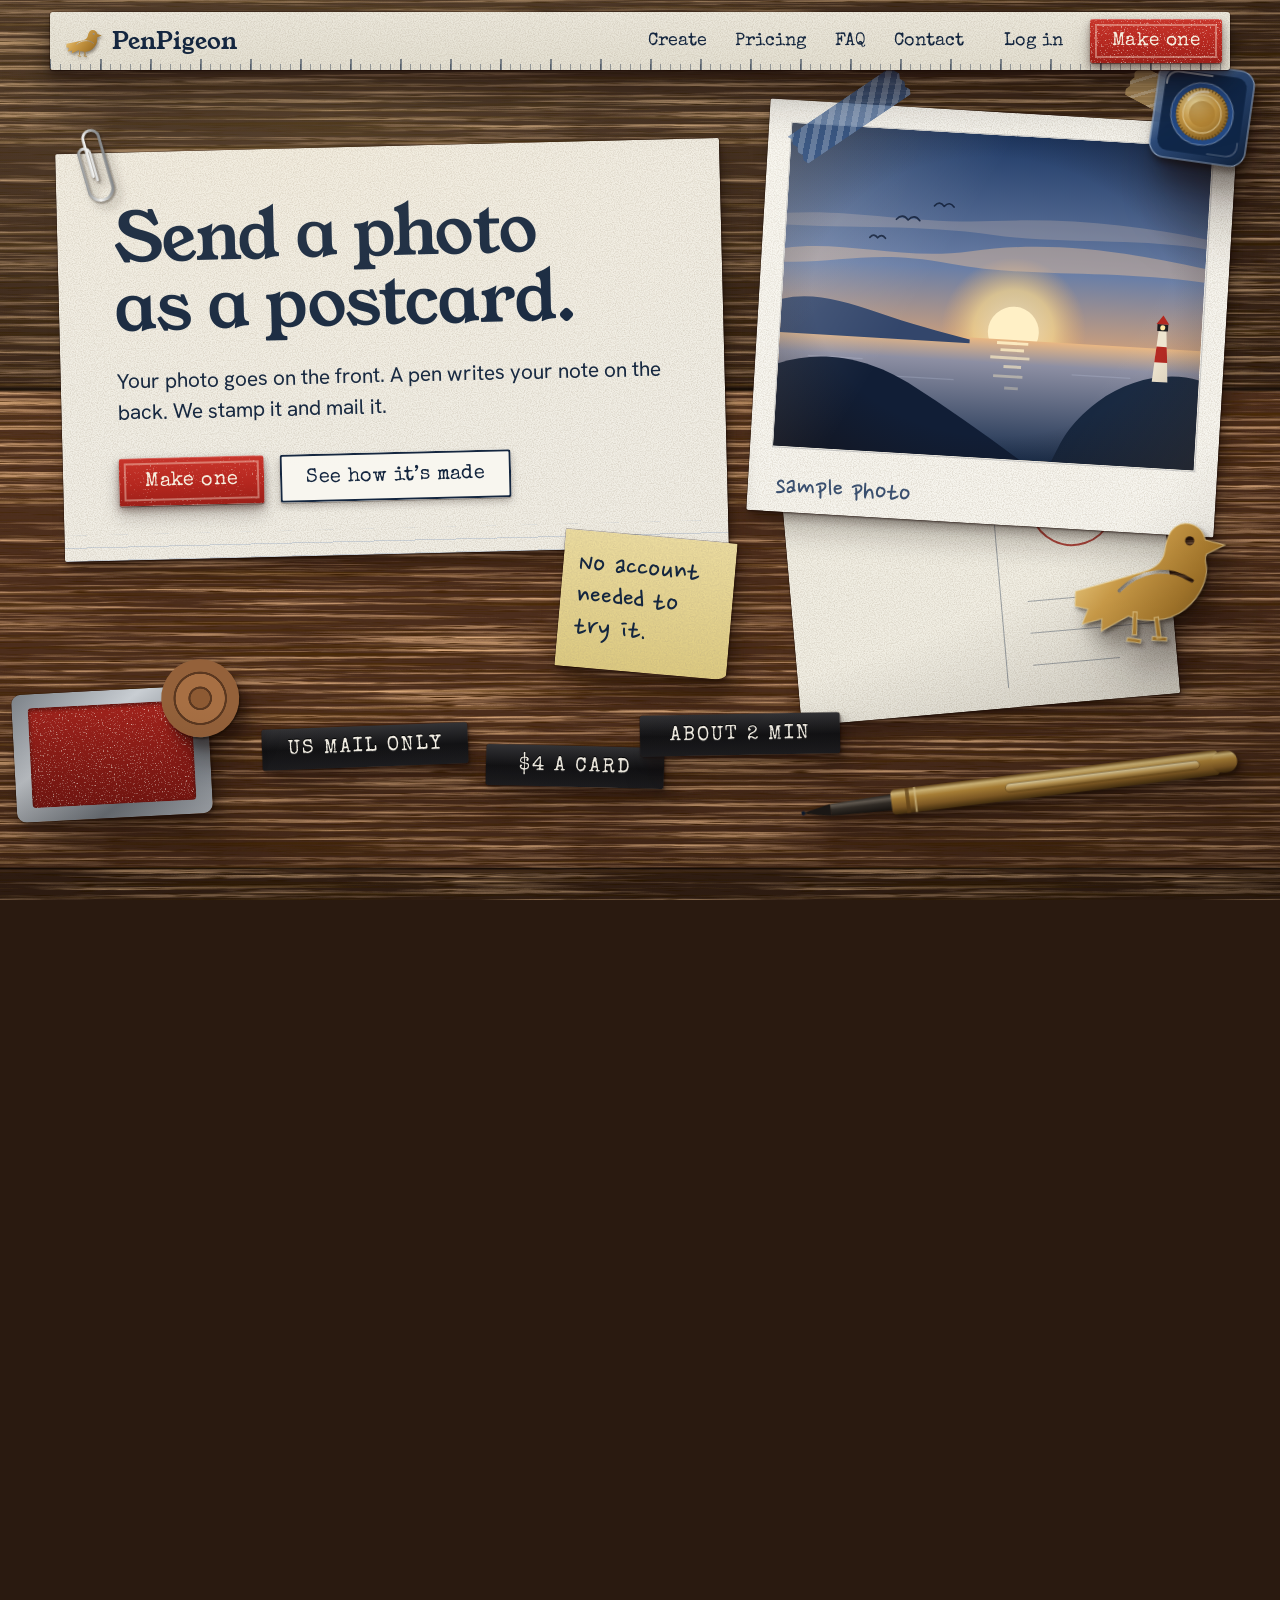
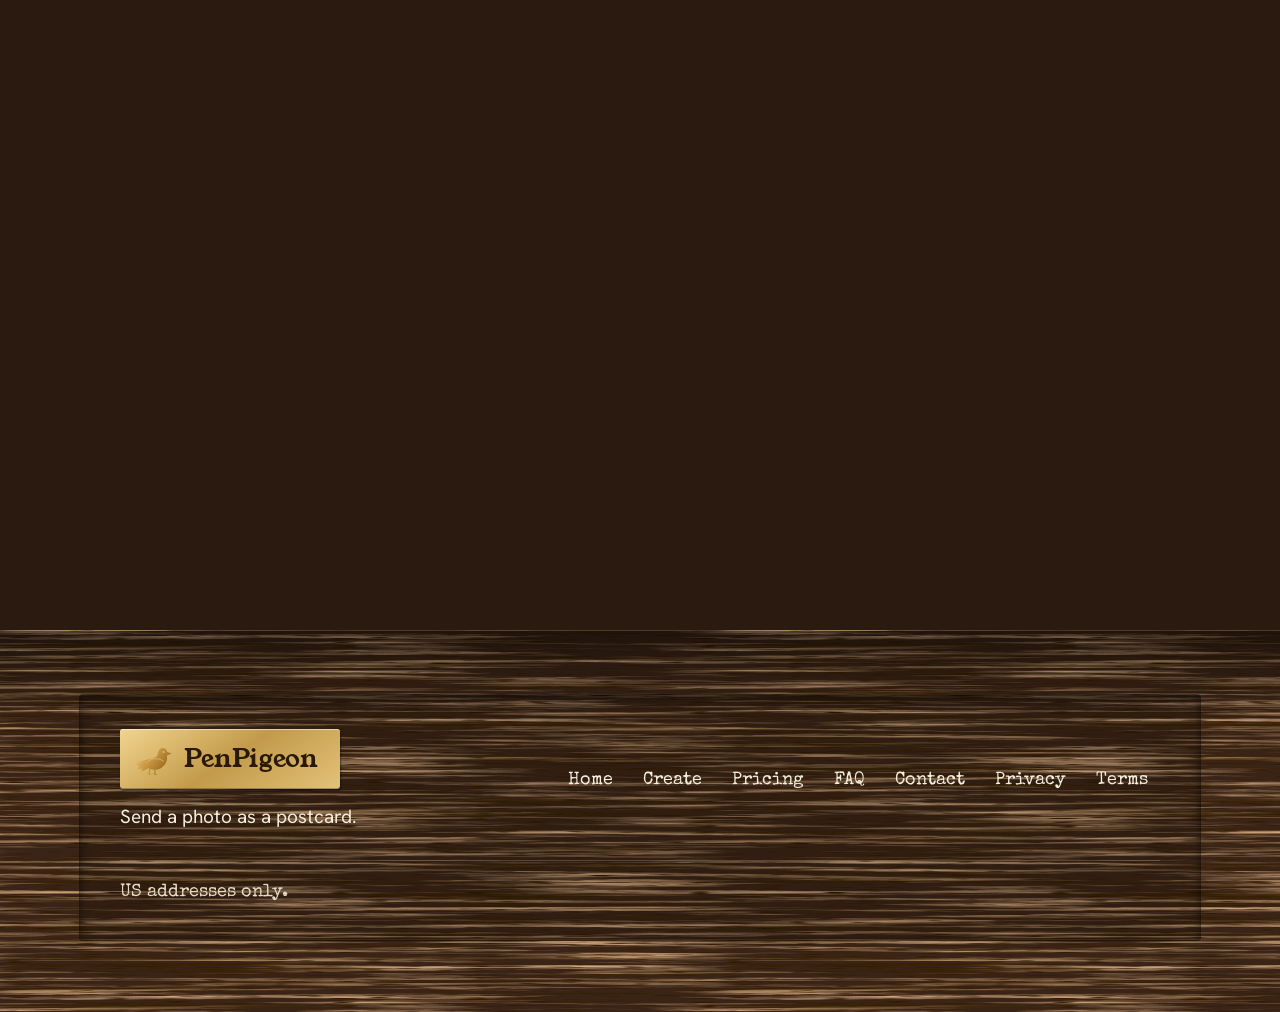
<file: 06-flatlay/index.html>
<!doctype html>
<html lang="en">
<head>
<meta charset="utf-8">
<meta name="viewport" content="width=device-width, initial-scale=1, viewport-fit=cover">
<title>PenPigeon: send a photo as a postcard</title>
<meta name="description" content="Your photo goes on the front. A pen writes your note on the back. We stamp it and mail it. $4 a card, US addresses only.">
<meta name="theme-color" content="#2a1a10">
<link rel="icon" href="data:image/svg+xml,%3Csvg xmlns='http://www.w3.org/2000/svg' viewBox='0 0 64 64'%3E%3Crect width='64' height='64' rx='12' fill='%232a1a10'/%3E%3Cpath fill='%23d3a850' d='M10 36c-6-2-9-5-9-8 2 4 4 5 8 6zM14 34c4-8 18-10 30-8 0-5 4-8 9-6l9 4-9 3c-1 3-1 6 0 8-3 7-10 11-19 11-9 0-17-4-19-12z'/%3E%3C/svg%3E">
<link rel="preconnect" href="https://fonts.googleapis.com">
<link rel="preconnect" href="https://fonts.gstatic.com" crossorigin>
<link href="https://fonts.googleapis.com/css2?family=Hanken+Grotesk:wght@400;500;600;700&family=Nanum+Pen+Script&family=Special+Elite&family=Young+Serif&display=swap" rel="stylesheet">
<script>
/* Pick the layout before first paint. "cam" = pinned top-down camera over the desk.
   Anything else (phones, short windows, reduced motion, no JS) gets the plain flowing desk. */
(function () {
  var d = document.documentElement;
  d.classList.add('js');
  var wide = matchMedia('(min-width:1100px) and (min-height:680px) and (prefers-reduced-motion:no-preference)').matches;
  if (wide) {
    d.classList.add('cam');
    setTimeout(function () { if (!d.classList.contains('cam-ready')) d.classList.remove('cam'); }, 4000);
  }
})();
</script>
<link rel="stylesheet" href="style.css">
</head>
<body>

<!-- Shared SVG art: pigeon mark, brass pen, ink bottle, paper clip, sample photograph -->
<svg class="defs" width="0" height="0" aria-hidden="true" focusable="false">
  <defs>
    <linearGradient id="brassG" gradientUnits="userSpaceOnUse" x1="4" y1="14" x2="58" y2="58">
      <stop offset="0" stop-color="#f1d58f"/><stop offset=".35" stop-color="#cf9f4a"/><stop offset=".7" stop-color="#a97a2c"/><stop offset="1" stop-color="#7a5519"/>
    </linearGradient>
    <linearGradient id="penBody" x1="0" y1="0" x2="0" y2="1">
      <stop offset="0" stop-color="#6c4a1a"/><stop offset=".16" stop-color="#ecd08a"/><stop offset=".38" stop-color="#c3943f"/><stop offset=".72" stop-color="#93682a"/><stop offset="1" stop-color="#4b3410"/>
    </linearGradient>
    <linearGradient id="penGrip" x1="0" y1="0" x2="0" y2="1">
      <stop offset="0" stop-color="#2a2622"/><stop offset=".25" stop-color="#6d655b"/><stop offset=".5" stop-color="#37322c"/><stop offset="1" stop-color="#14110f"/>
    </linearGradient>
    <linearGradient id="penClip" x1="0" y1="0" x2="0" y2="1">
      <stop offset="0" stop-color="#fff2c4"/><stop offset=".5" stop-color="#d9b062"/><stop offset="1" stop-color="#8a6326"/>
    </linearGradient>
    <linearGradient id="glassG" x1="0" y1="0" x2="1" y2="1">
      <stop offset="0" stop-color="#9bb6d8" stop-opacity=".75"/><stop offset=".45" stop-color="#2c4a78"/><stop offset="1" stop-color="#0e1f38"/>
    </linearGradient>
    <radialGradient id="brassCap" cx=".36" cy=".32" r=".85">
      <stop offset="0" stop-color="#f8e3a6"/><stop offset=".45" stop-color="#c99a45"/><stop offset="1" stop-color="#6e4c16"/>
    </radialGradient>
    <radialGradient id="capG" cx=".38" cy=".34" r=".8">
      <stop offset="0" stop-color="#4a4742"/><stop offset=".6" stop-color="#1c1a18"/><stop offset="1" stop-color="#0b0a09"/>
    </radialGradient>
    <linearGradient id="steelG" gradientUnits="userSpaceOnUse" x1="0" y1="0" x2="28" y2="0">
      <stop offset="0" stop-color="#8d9298"/><stop offset=".35" stop-color="#f3f5f7"/><stop offset=".7" stop-color="#9aa0a6"/><stop offset="1" stop-color="#6b7077"/>
    </linearGradient>
    <filter id="penShadowF" x="-30%" y="-30%" width="160%" height="160%">
      <feColorMatrix type="matrix" values="0 0 0 0 .06  0 0 0 0 .02  0 0 0 0 0  0 0 0 .55 0"/>
      <feGaussianBlur stdDeviation="2.6"/>
    </filter>

    <!-- Carrier pigeon, head to the right. Eye and wing line are cut out. -->
    <symbol id="pigeon" viewBox="0 0 64 64">
      <mask id="pg-cut" maskUnits="userSpaceOnUse" x="0" y="0" width="64" height="64">
        <rect width="64" height="64" fill="#fff"/>
        <circle cx="49.2" cy="19.6" r="1.9" fill="#000"/>
        <path d="M19 38c9-8 21-9 30-2" fill="none" stroke="#000" stroke-width="1.5" stroke-linecap="round"/>
      </mask>
      <g mask="url(#pg-cut)">
        <path d="M63.500 22.300 55.600 19.600C55 14 49 10.600 44.200 13.200 40.400 15.200 39.600 19.600 38.600 23.400 37.400 28.400 33 30.400 27 31.400L15 34 1 37 .4 43 5.600 44.600 2.800 50.600 11 49 10.400 54 22 48.600C27 51.600 38 52.600 45.400 47.400 52.600 42.400 56 34.400 55.200 29.400 55 27.600 55 26.400 55.800 25.400z"/>
        <path d="M24 47l1.600.2-.8 9.400-1.800-.2zM32.500 50l1.700-.2.600 8.600-1.800.2zM21 57.400l5.400 1.200-.3 1.400-5.600-1.200zM31.200 57.600l5.800.9-.1 1.400-6-.7z"/>
      </g>
    </symbol>

    <!-- Brass plotter pen, tip at the left edge -->
    <symbol id="pen-sym" viewBox="0 0 360 24">
      <path d="M0 12 24 7.200V16.800z" fill="#1d1a18"/>
      <circle cx="1.400" cy="12" r="1.700" fill="#0d1b30"/>
      <path d="M24 7.200 74 5.400 76 18.600 24 16.800z" fill="url(#penGrip)"/>
      <rect x="74" y="1.600" width="270" height="20.800" rx="3.500" fill="url(#penBody)"/>
      <rect x="86" y="1.600" width="3" height="20.800" fill="#6c4a1a" opacity=".75"/>
      <rect x="93" y="1.600" width="1.600" height="20.800" fill="#f6dea0" opacity=".7"/>
      <rect x="168" y="8.400" width="160" height="7.200" rx="3.600" fill="url(#penClip)"/>
      <rect x="168" y="8.400" width="160" height="7.200" rx="3.600" fill="none" stroke="#5b3f14" stroke-width=".6" opacity=".6"/>
      <rect x="338" y="3" width="21" height="18" rx="9" fill="url(#penBody)"/>
    </symbol>

    <symbol id="inkbottle" viewBox="0 0 120 120">
      <rect x="4" y="4" width="112" height="112" rx="18" fill="url(#glassG)"/>
      <rect x="4.600" y="4.600" width="110.800" height="110.800" rx="17.500" fill="none" stroke="#dfe9f7" stroke-opacity=".55" stroke-width="1.400"/>
      <rect x="13" y="13" width="94" height="94" rx="12" fill="#0f2547" opacity=".92"/>
      <path d="M15 30V27a12 12 0 0 1 12-12H66" fill="none" stroke="#fff" stroke-opacity=".6" stroke-width="2.400" stroke-linecap="round"/>
      <path d="M105 88v5a12 12 0 0 1-12 12H72" fill="none" stroke="#fff" stroke-opacity=".2" stroke-width="2" stroke-linecap="round"/>
      <circle cx="60" cy="60" r="36" fill="#244a86" stroke="#cfe0f7" stroke-opacity=".4" stroke-width="1.400"/>
      <circle cx="60" cy="60" r="30" fill="url(#brassCap)"/>
      <circle cx="60" cy="60" r="29" fill="none" stroke="#5b3f14" stroke-width="3.600" stroke-dasharray="1.600 2.400" opacity=".7"/>
      <circle cx="60" cy="60" r="22" fill="none" stroke="#fff4cc" stroke-opacity=".5" stroke-width="1.400"/>
      <circle cx="60" cy="60" r="15" fill="#a97a2c" opacity=".55"/>
      <path d="M42 46a22 22 0 0 1 22-12" fill="none" stroke="#fff" stroke-opacity=".5" stroke-width="2.600" stroke-linecap="round"/>
    </symbol>

    <symbol id="clip" viewBox="0 0 28 80">
      <path d="M9 52V17a7.500 7.500 0 0 1 15 0v47a11.500 11.500 0 0 1-23 0V30a5.500 5.500 0 0 1 11 0v26" fill="none" stroke="url(#steelG)" stroke-width="2.600" stroke-linecap="round" stroke-linejoin="round"/>
    </symbol>

    <!-- Sample photograph: dusk, a headland, a lighthouse -->
    <symbol id="photo-coast" viewBox="0 0 430 330">
      <defs>
        <linearGradient id="ph-sky" x1="0" y1="0" x2="0" y2="1">
          <stop offset="0" stop-color="#1f3a66"/><stop offset=".42" stop-color="#6b7fa6"/><stop offset=".7" stop-color="#e2a672"/><stop offset="1" stop-color="#f6d49a"/>
        </linearGradient>
        <linearGradient id="ph-sea" x1="0" y1="0" x2="0" y2="1">
          <stop offset="0" stop-color="#e9b783"/><stop offset=".2" stop-color="#8d8fa3"/><stop offset="1" stop-color="#1c3150"/>
        </linearGradient>
        <radialGradient id="ph-sun" cx=".5" cy=".5" r=".5">
          <stop offset="0" stop-color="#fff3cf"/><stop offset=".55" stop-color="#f8d98f"/><stop offset="1" stop-color="#f3b36a" stop-opacity="0"/>
        </radialGradient>
        <radialGradient id="ph-vig" cx=".5" cy=".5" r=".78">
          <stop offset=".55" stop-color="#150a03" stop-opacity="0"/><stop offset="1" stop-color="#150a03" stop-opacity=".55"/>
        </radialGradient>
      </defs>
      <rect width="430" height="330" fill="url(#ph-sky)"/>
      <circle cx="238" cy="198" r="74" fill="url(#ph-sun)" opacity=".7"/>
      <circle cx="238" cy="200" r="26" fill="#fff0c6"/>
      <path d="M0 128c60-12 120 6 190-8s140-12 240 4v14c-100-8-180 6-260-4S60 140 0 142z" fill="#f1c39a" opacity=".42"/>
      <path d="M0 92c70-8 130 4 210-4s150-4 220 6v10c-70-8-150 4-220-2S60 104 0 104z" fill="#f4d3b3" opacity=".22"/>
      <rect y="208" width="430" height="122" fill="url(#ph-sea)"/>
      <g fill="#fff0c6">
        <rect x="222" y="210" width="32" height="3" opacity=".9"/><rect x="226" y="217" width="24" height="3" opacity=".8"/>
        <rect x="216" y="225" width="40" height="3" opacity=".65"/><rect x="230" y="234" width="18" height="3" opacity=".6"/>
        <rect x="220" y="244" width="30" height="3" opacity=".4"/><rect x="232" y="256" width="14" height="3" opacity=".3"/>
      </g>
      <g stroke="#c9d2e6" stroke-opacity=".22" stroke-width="1.200" fill="none">
        <path d="M30 236h56M110 252h70M300 240h60M330 268h66M60 280h60"/>
      </g>
      <path d="M0 214v-34c30-9 62-2 98 8s64 16 96 22v4z" fill="#33466b"/>
      <path d="M0 330V246c44-18 94-10 134 12s78 46 118 72z" fill="#111e36"/>
      <path d="M430 330V238c-30-8-72 2-102 28s-34 42-44 64z" fill="#17273f"/>
      <path d="M382 242 386 190h8l4 52z" fill="#efe5cf"/>
      <path d="M383.400 222 384.800 206h10.400l1.400 16z" fill="#b3261e"/>
      <rect x="384.500" y="183" width="11" height="7" fill="#1b1b1d"/>
      <path d="M383.500 183 390 174l6.500 9z" fill="#b3261e"/>
      <circle cx="390" cy="186.500" r="2.600" fill="#ffe7a1"/>
      <g fill="none" stroke="#14233f" stroke-width="1.700" stroke-linecap="round" stroke-linejoin="round">
        <path d="M112 92q6-7 12 0 6-7 12 0"/><path d="M150 76q5-6 10 0 5-6 10 0"/><path d="M86 112q4-5 8 0 4-5 8 0"/>
      </g>
      <rect width="430" height="330" fill="url(#ph-vig)"/>
    </symbol>
  </defs>
</svg>

<a class="skip" href="#main">Skip to content</a>

<header class="nav" id="nav">
  <a class="brand" href="#top" aria-label="PenPigeon, back to the top">
    <svg class="mark" viewBox="0 0 64 64" aria-hidden="true" focusable="false"><use href="#pigeon" fill="url(#brassG)"/></svg>
    <span translate="no">PenPigeon</span>
  </a>
  <nav class="nav-links" id="nav-links" aria-label="Main">
    <ul>
      <li><a href="../../create.html">Create</a></li>
      <li><a href="#pricing">Pricing</a></li>
      <li><a href="#faq">FAQ</a></li>
      <li><a href="../../contact.html">Contact</a></li>
      <li class="only-menu"><a href="../../login.html">Log in</a></li>
    </ul>
  </nav>
  <a class="login" href="../../login.html">Log in</a>
  <a class="btn btn-stamp nav-cta" href="../../create.html">Make one</a>
  <button class="menu-btn" type="button" aria-expanded="false" aria-controls="nav-links" aria-label="Menu"><span></span><span></span><span></span></button>
</header>

<main id="main">
<div class="camera" id="camera">
<div class="stage" id="stage">

  <div class="desk" aria-hidden="true"></div>

  <!-- Stray desk objects that live between the zones: they give the camera something to pass over -->
  <div class="layer l1 fill-layer" aria-hidden="true">
    <div class="ruler obj-fill" style="--x:1920px;--y:560px;--w:760px;--r:90deg"><i></i></div>
    <svg class="pencil obj-fill" viewBox="0 0 300 22" style="--x:1030px;--y:1560px;--w:360px;--r:-8deg"><use href="#pencil"/></svg>
    <svg class="clip obj-fill" viewBox="0 0 28 80" style="--x:2050px;--y:1480px;--w:30px;--r:38deg"><use href="#clip"/></svg>
    <svg class="clip obj-fill" viewBox="0 0 28 80" style="--x:1850px;--y:2640px;--w:30px;--r:-24deg"><use href="#clip"/></svg>
    <div class="ring obj-fill" style="--x:1960px;--y:2650px;--w:150px;--r:0deg"></div>
    <div class="eraser obj-fill" style="--x:2300px;--y:1640px;--w:78px;--r:-14deg"></div>
  </div>

  <!-- ============ HERO ============ -->
  <section class="zone z-hero" id="top" data-zone="hero" aria-labelledby="h1">
    <div class="layer l0">
      <div class="obj postcard back peek" data-drop style="--x:790px;--y:408px;--w:380px;--h:252px;--r:-5deg">
        <span class="pc-rule"></span>
        <div class="pstamp"><div class="pstamp-in"><svg viewBox="0 0 64 64" aria-hidden="true"><use href="#pigeon"/></svg></div></div>
        <svg class="postmark" viewBox="0 0 120 120" aria-hidden="true"><use href="#postmark"/></svg>
        <ul class="addr" aria-hidden="true"><li></li><li></li><li class="short"></li></ul>
      </div>
      <figure class="obj print hero-print" data-drop style="--x:758px;--y:62px;--w:468px;--r:3.4deg">
        <svg class="ph" viewBox="0 0 430 330" role="img" aria-label="A sample photo: a lighthouse on a headland at dusk"><use href="#photo-coast"/></svg>
        <figcaption class="note-hand">sample photo</figcaption>
      </figure>
      <div class="obj sheet hero-sheet" data-drop style="--x:60px;--y:96px;--w:664px;--r:-1.4deg">
        <h1 id="h1">Send a photo as a postcard.</h1>
        <p class="lede">Your photo goes on the front. A pen writes your note on the back. We stamp it and mail it.</p>
        <div class="cta-row">
          <a class="btn btn-stamp" href="../../create.html">Make one</a>
          <a class="btn btn-paper" href="#how">See how it’s made</a>
        </div>
      </div>
    </div>
    <div class="layer l1">
      <i class="obj tape tape-blue" data-drop style="--x:786px;--y:48px;--w:128px;--r:-34deg"></i>
      <i class="obj tape tape-kraft" data-drop style="--x:1124px;--y:40px;--w:120px;--r:28deg"></i>
      <svg class="obj clip" data-drop viewBox="0 0 28 80" style="--x:80px;--y:70px;--w:30px;--r:-16deg"><use href="#clip"/></svg>
      <ul class="facts" role="list" aria-label="At a glance">
        <li class="obj dymo" data-drop style="--x:262px;--y:676px;--w:206px;--r:-2.2deg">US mail only</li>
        <li class="obj dymo" data-drop style="--x:486px;--y:696px;--w:178px;--r:1.4deg">$4 a card</li>
        <li class="obj dymo" data-drop style="--x:640px;--y:664px;--w:200px;--r:-1deg">About 2 min</li>
      </ul>
      <p class="obj sticky" data-drop style="--x:560px;--y:486px;--w:172px;--r:5deg">No account needed to try it.</p>
      <div class="obj stamppad" data-drop aria-hidden="true" style="--x:14px;--y:640px;--w:0px;--r:-3deg"></div>
    </div>
    <div class="layer l2">
      <svg class="obj paperweight" data-drop viewBox="0 0 64 64" aria-hidden="true" style="--x:1072px;--y:446px;--w:156px;--r:-4deg"><use href="#pigeon" fill="url(#brassG)" stroke="#f3dca0" stroke-width=".5" stroke-opacity=".6"/></svg>
      <svg class="obj pen-static" data-drop viewBox="0 0 360 24" aria-hidden="true" style="--x:800px;--y:722px;--w:440px;--r:-7deg"><use href="#pen-sym"/></svg>
      <svg class="obj inkbottle" data-drop viewBox="0 0 120 120" aria-hidden="true" style="--x:1150px;--y:12px;--w:104px;--r:8deg"><use href="#inkbottle"/></svg>
    </div>
  </section>

  <!-- ============ HOW IT WORKS ============ -->
  <section class="zone z-how" id="how" data-zone="how" aria-labelledby="how-h">
    <div class="layer l0">
      <div class="obj card-title" data-drop style="--x:44px;--y:40px;--w:380px;--r:-1.6deg">
        <h2 id="how-h">How it works</h2>
      </div>

      <!-- 01 -->
      <figure class="obj print crop-print" data-drop style="--x:44px;--y:176px;--w:288px;--r:-4deg">
        <svg class="ph" viewBox="0 0 430 330" aria-hidden="true"><use href="#photo-coast"/></svg>
        <svg class="crop" viewBox="0 0 430 330" aria-hidden="true">
          <g transform="rotate(-3 215 165)">
            <rect x="46" y="34" width="338" height="262" fill="none" stroke="#fff" stroke-width="3"/>
            <path d="M158.700 34v262M271.300 34v262M46 121.300h338M46 208.700h338" stroke="#fff" stroke-opacity=".5" stroke-width="1.400"/>
            <path d="M46 62V34h28M356 34h28v28M384 268v28h-28M74 296H46v-28" fill="none" stroke="#fff" stroke-width="7"/>
          </g>
        </svg>
      </figure>
      <article class="obj slip step" data-drop style="--x:350px;--y:164px;--w:300px;--r:1.6deg">
        <span class="num" aria-hidden="true">01</span>
        <h3>Add a photo.</h3>
        <p>It fills the front. Pan, zoom and straighten it. What you set is what prints.</p>
      </article>

      <!-- 02 -->
      <div class="obj specimens" data-drop style="--x:690px;--y:178px;--w:262px;--r:0deg" aria-hidden="true">
        <div class="spec s1"><b class="f-pen">Hello</b><em>our styles</em></div>
        <div class="spec s2"><b class="f-type">Hello</b><em>a font file</em></div>
        <div class="spec s3"><svg viewBox="0 18 150 76" fill="none" stroke="currentColor" stroke-linecap="round" stroke-linejoin="round"><path d="M 10.52,47.95 L 6.56,46.09 L 4.56,41.86 L 4.76,39.98 L 6.66,35.78 L 10.72,33.95 L 12.79,33.72 L 16.76,36.06 L 18.49,40.16 L 18.26,46.08 L 15.73,76.23" stroke-width="2.11"/>
<path d="M 36.72,33.94 L 15.85,76.38" stroke-width="1.97"/>
<path d="M 36.93,34.18 L 32.28,76.36" stroke-width="1.77"/>
<path d="M 61.21,34.51 L 57.01,36.59 L 50.77,42.47 L 44.80,50.68 L 38.58,62.53 L 32.21,76.51" stroke-width="1.78"/>
<path d="M 71.83,47.84 L 71.91,49.70 L 73.60,49.64 L 73.60,47.79 L 71.69,48.01" stroke-width="1.78"/>
<path d="M 65.15,65.98 L 69.28,58.13 L 64.71,69.89 L 64.79,73.64 L 66.95,75.78 L 69.04,75.83 L 73.00,73.91 L 75.01,71.94 L 79.26,66.04" stroke-width="1.96"/>
<path d="M 83.24,66.36 L 87.34,60.44 L 89.50,56.51 L 89.63,60.41 L 93.53,67.00 L 95.26,71.42 L 95.03,75.57 L 91.00,77.26" stroke-width="1.94"/>
<path d="M 82.61,74.98 L 86.70,77.01 L 95.16,77.51 L 99.32,75.66 L 101.46,73.37 L 106.05,67.23" stroke-width="1.75"/>
<path d="M 109.92,66.37 L 113.99,60.23 L 120.55,50.51 L 122.59,46.43 L 124.78,40.24 L 124.83,36.56 L 122.99,34.68 L 118.74,36.30 L 116.69,40.18 L 114.38,48.23 L 111.94,60.45 L 109.35,76.50" stroke-width="2.17"/>
<path d="M 109.31,76.52 L 111.66,70.55 L 113.89,66.44 L 118.05,60.45 L 122.12,58.71 L 126.09,58.70 L 128.23,60.77 L 127.92,64.81 L 125.54,70.95 L 125.40,75.03 L 127.44,77.25 L 129.77,77.45 L 133.85,75.31 L 136.13,73.39 L 140.49,67.65" stroke-width="1.96"/></svg><em>your own</em></div>
      </div>
      <article class="obj slip step" data-drop style="--x:958px;--y:170px;--w:290px;--r:-1.4deg">
        <span class="num" aria-hidden="true">02</span>
        <h3>Pick a handwriting.</h3>
        <p>Use one of our styles, upload a font, or trace your own from a photo.</p>
      </article>

      <!-- 03 -->
      <div class="obj wobble" data-drop style="--x:60px;--y:510px;--w:280px;--r:2.4deg" aria-hidden="true">
        <p class="typed-line">Wish you were here.</p>
        <svg viewBox="0 18 150 76" fill="none" stroke-linecap="round" stroke-linejoin="round">
          <g class="w-a" stroke="#14263f"><path d="M 10.52,47.95 L 6.56,46.09 L 4.56,41.86 L 4.76,39.98 L 6.66,35.78 L 10.72,33.95 L 12.79,33.72 L 16.76,36.06 L 18.49,40.16 L 18.26,46.08 L 15.73,76.23" stroke-width="2.11"/>
<path d="M 36.72,33.94 L 15.85,76.38" stroke-width="1.97"/>
<path d="M 36.93,34.18 L 32.28,76.36" stroke-width="1.77"/>
<path d="M 61.21,34.51 L 57.01,36.59 L 50.77,42.47 L 44.80,50.68 L 38.58,62.53 L 32.21,76.51" stroke-width="1.78"/>
<path d="M 71.83,47.84 L 71.91,49.70 L 73.60,49.64 L 73.60,47.79 L 71.69,48.01" stroke-width="1.78"/>
<path d="M 65.15,65.98 L 69.28,58.13 L 64.71,69.89 L 64.79,73.64 L 66.95,75.78 L 69.04,75.83 L 73.00,73.91 L 75.01,71.94 L 79.26,66.04" stroke-width="1.96"/>
<path d="M 83.24,66.36 L 87.34,60.44 L 89.50,56.51 L 89.63,60.41 L 93.53,67.00 L 95.26,71.42 L 95.03,75.57 L 91.00,77.26" stroke-width="1.94"/>
<path d="M 82.61,74.98 L 86.70,77.01 L 95.16,77.51 L 99.32,75.66 L 101.46,73.37 L 106.05,67.23" stroke-width="1.75"/>
<path d="M 109.92,66.37 L 113.99,60.23 L 120.55,50.51 L 122.59,46.43 L 124.78,40.24 L 124.83,36.56 L 122.99,34.68 L 118.74,36.30 L 116.69,40.18 L 114.38,48.23 L 111.94,60.45 L 109.35,76.50" stroke-width="2.17"/>
<path d="M 109.31,76.52 L 111.66,70.55 L 113.89,66.44 L 118.05,60.45 L 122.12,58.71 L 126.09,58.70 L 128.23,60.77 L 127.92,64.81 L 125.54,70.95 L 125.40,75.03 L 127.44,77.25 L 129.77,77.45 L 133.85,75.31 L 136.13,73.39 L 140.49,67.65" stroke-width="1.96"/></g>
          <g class="w-b" stroke="#6b7f9e"></g>
        </svg>
        <em>same word, drawn twice</em>
      </div>
      <article class="obj slip step" data-drop style="--x:356px;--y:506px;--w:300px;--r:-1.2deg">
        <span class="num" aria-hidden="true">03</span>
        <h3>Write the note.</h3>
        <p>Type it. The pen adds a little wobble and uneven spacing, so no two cards come out exactly alike.</p>
      </article>

      <!-- 04 -->
      <div class="obj postcard back addr-card" data-drop style="--x:696px;--y:512px;--w:276px;--h:186px;--r:-3deg" aria-hidden="true">
        <span class="pc-rule"></span>
        <div class="pstamp"><div class="pstamp-in"><svg viewBox="0 0 64 64"><use href="#pigeon"/></svg></div></div>
        <p class="addr-type">Marguerite Dunn<br>18 Alder Court<br>Bend, OR 97701</p>
        <p class="ret-type">J. Park<br>2 Quay Rd</p>
      </div>
      <article class="obj slip step" data-drop style="--x:978px;--y:506px;--w:272px;--r:1.2deg">
        <span class="num" aria-hidden="true">04</span>
        <h3>Address it.</h3>
        <p>Add their address, and yours if you want it on the back. Check it, then send it.</p>
      </article>
    </div>
    <div class="layer l1">
      <i class="obj tape tape-kraft" data-drop style="--x:44px;--y:156px;--w:104px;--r:-30deg"></i>
      <i class="obj tape tape-blue" data-drop style="--x:392px;--y:150px;--w:100px;--r:6deg"></i>
      <i class="obj tape tape-kraft" data-drop style="--x:722px;--y:490px;--w:104px;--r:-8deg"></i>
      <div class="obj tape-roll" data-drop aria-hidden="true" style="--x:500px;--y:34px;--w:100px;--r:0deg"></div>
    </div>
    <div class="layer l2">
      <div class="obj ruler" data-drop aria-hidden="true" style="--x:660px;--y:56px;--w:560px;--r:-1.2deg"><i></i></div>
    </div>
  </section>

  <!-- ============ THE PEN WRITES IT ============ -->
  <section class="zone z-pen" id="watch" data-zone="pen" aria-labelledby="pen-h">
    <div class="layer l0">
      <div class="obj slip pen-copy" data-drop style="--x:630px;--y:66px;--w:560px;--r:1.2deg">
        <h2 id="pen-h">A pen writes it, stroke by stroke.</h2>
        <p>Your note becomes one pen path. A plotter follows it in ink on the back of the card. This is a sample note.</p>
      </div>
      <div class="obj typed-slip" data-drop style="--x:40px;--y:80px;--w:330px;--r:-2.4deg">
        <p>Wish you were here.<br>More soon, J</p>
      </div>
      <div class="obj postcard back big" id="bigcard" data-drop style="--x:190px;--y:268px;--w:880px;--h:556px;--r:-.8deg">
        <span class="pc-rule"></span>
        <svg class="note" id="note" viewBox="0 0 563.2 175.2" fill="none" stroke="currentColor" stroke-linecap="round" stroke-linejoin="round" role="img" aria-label="The note, plotted in ink: Wish you were here. More soon, J" overflow="visible">
          <g id="notePaths"><path d="M 10.52,47.95 L 6.56,46.09 L 4.56,41.86 L 4.76,39.98 L 6.66,35.78 L 10.72,33.95 L 12.79,33.72 L 16.76,36.06 L 18.49,40.16 L 18.26,46.08 L 15.73,76.23" stroke-width="2.11"/>
<path d="M 36.72,33.94 L 15.85,76.38" stroke-width="1.97"/>
<path d="M 36.93,34.18 L 32.28,76.36" stroke-width="1.77"/>
<path d="M 61.21,34.51 L 57.01,36.59 L 50.77,42.47 L 44.80,50.68 L 38.58,62.53 L 32.21,76.51" stroke-width="1.78"/>
<path d="M 71.83,47.84 L 71.91,49.70 L 73.60,49.64 L 73.60,47.79 L 71.69,48.01" stroke-width="1.78"/>
<path d="M 65.15,65.98 L 69.28,58.13 L 64.71,69.89 L 64.79,73.64 L 66.95,75.78 L 69.04,75.83 L 73.00,73.91 L 75.01,71.94 L 79.26,66.04" stroke-width="1.96"/>
<path d="M 83.24,66.36 L 87.34,60.44 L 89.50,56.51 L 89.63,60.41 L 93.53,67.00 L 95.26,71.42 L 95.03,75.57 L 91.00,77.26" stroke-width="1.94"/>
<path d="M 82.61,74.98 L 86.70,77.01 L 95.16,77.51 L 99.32,75.66 L 101.46,73.37 L 106.05,67.23" stroke-width="1.75"/>
<path d="M 109.92,66.37 L 113.99,60.23 L 120.55,50.51 L 122.59,46.43 L 124.78,40.24 L 124.83,36.56 L 122.99,34.68 L 118.74,36.30 L 116.69,40.18 L 114.38,48.23 L 111.94,60.45 L 109.35,76.50" stroke-width="2.17"/>
<path d="M 109.31,76.52 L 111.66,70.55 L 113.89,66.44 L 118.05,60.45 L 122.12,58.71 L 126.09,58.70 L 128.23,60.77 L 127.92,64.81 L 125.54,70.95 L 125.40,75.03 L 127.44,77.25 L 129.77,77.45 L 133.85,75.31 L 136.13,73.39 L 140.49,67.65" stroke-width="1.96"/>
<path d="M 168.26,66.43 L 172.12,58.09 L 168.41,70.57 L 168.19,74.36 L 170.18,76.38 L 174.49,76.41 L 178.84,74.34 L 182.85,70.17 L 186.94,63.79" stroke-width="1.91"/>
<path d="M 188.71,57.63 L 177.23,94.97 L 175.41,99.17 L 171.11,101.46 L 168.77,99.27 L 168.48,94.90 L 170.59,88.81 L 176.91,82.63 L 182.94,78.36 L 186.82,75.99 L 192.80,71.47 L 198.85,65.17" stroke-width="2.01"/>
<path d="M 214.61,56.77 L 210.38,56.90 L 206.18,59.10 L 204.04,61.17 L 202.08,65.48 L 202.24,69.87 L 204.57,74.11 L 208.69,75.93 L 212.84,76.17 L 216.95,74.10 L 219.14,71.83 L 221.07,67.62 L 220.88,63.20 L 218.68,59.06 L 214.55,56.77 L 212.78,59.13 L 212.93,63.52 L 215.13,67.81 L 219.42,69.57 L 225.58,69.21 L 229.64,66.93 L 231.93,64.92" stroke-width="2.01"/>
<path d="M 234.64,64.69 L 238.43,56.68 L 234.77,68.81 L 234.76,73.07 L 237.00,75.11 L 241.02,75.13 L 244.90,72.91 L 249.05,68.73 L 253.09,62.51" stroke-width="2.00"/>
<path d="M 255.22,56.55 L 251.29,68.66 L 251.28,72.80 L 253.42,74.71 L 255.52,74.58 L 259.61,72.47 L 261.38,70.45 L 265.49,64.33" stroke-width="2.15"/>
<path d="M 296.63,56.11 L 292.40,60.21 L 290.10,66.18 L 290.03,70.58 L 291.86,74.76 L 295.75,74.89 L 300.25,73.03 L 304.50,68.93" stroke-width="2.04"/>
<path d="M 309.25,56.54 L 304.31,68.75 L 304.00,72.80 L 306.07,75.24 L 310.51,75.49 L 314.55,73.30 L 318.86,69.45 L 321.17,63.43 L 321.57,57.30" stroke-width="2.16"/>
<path d="M 321.53,56.98 L 323.41,65.30 L 325.42,67.42 L 329.49,67.76 L 333.81,65.83" stroke-width="2.02"/>
<path d="M 339.28,72.08 L 343.38,70.18 L 345.42,68.59 L 347.72,64.79 L 347.83,60.76 L 345.72,58.72 L 343.99,58.50 L 339.78,60.47 L 337.71,64.16 L 337.33,70.33 L 339.27,74.56 L 343.43,76.61 L 347.66,76.53 L 351.47,74.72 L 353.64,72.65 L 357.97,66.71" stroke-width="1.81"/>
<path d="M 361.20,64.78 L 365.15,58.33 L 367.33,53.69 L 367.24,57.98 L 374.02,57.98 L 376.16,60.26 L 376.31,64.40 L 374.40,71.04 L 374.30,73.40 L 376.40,75.29 L 378.95,75.13 L 383.24,72.91 L 385.43,70.70 L 389.71,63.88" stroke-width="2.21"/>
<path d="M 395.02,69.95 L 399.19,67.85 L 401.16,65.91 L 403.37,61.52 L 403.35,57.19 L 401.07,55.10 L 398.86,55.26 L 394.85,57.38 L 392.90,61.38 L 392.90,67.90 L 395.01,72.23 L 399.29,74.37 L 403.63,74.15 L 408.03,71.86 L 410.23,69.71 L 414.42,63.52" stroke-width="2.18"/>
<path d="M 442.27,67.15 L 446.18,61.19 L 452.25,51.05 L 454.28,47.20 L 456.40,41.42 L 456.24,37.16 L 454.37,35.03 L 450.28,37.15 L 448.31,41.24 L 446.32,49.42 L 444.38,61.56 L 442.60,77.60" stroke-width="2.13"/>
<path d="M 442.68,77.59 L 444.31,71.25 L 446.50,67.01 L 450.33,61.30 L 454.33,59.41 L 458.15,59.49 L 460.11,61.58 L 460.20,65.28 L 458.03,71.16 L 458.20,74.92 L 460.01,76.87 L 462.12,76.90 L 466.17,75.22 L 468.10,73.33 L 472.18,67.02" stroke-width="2.07"/>
<path d="M 477.42,71.96 L 481.72,69.88 L 483.83,67.89 L 486.29,63.63 L 486.38,59.32 L 484.35,57.43 L 482.15,57.42 L 478.04,59.30 L 475.77,63.26 L 475.73,69.44 L 477.63,73.89 L 481.65,76.16 L 485.80,76.50 L 490.11,74.23 L 491.95,72.07 L 496.56,65.82" stroke-width="1.76"/>
<path d="M 499.51,66.58 L 503.44,60.57 L 505.60,56.79 L 505.30,60.83 L 511.35,61.06 L 513.37,62.94 L 513.36,66.83 L 511.34,72.59 L 511.11,74.74 L 513.24,76.63 L 515.41,76.91 L 519.27,74.96 L 521.15,73.02 L 525.42,67.25" stroke-width="2.07"/>
<path d="M 531.28,71.72 L 535.66,69.80 L 537.92,67.58 L 540.02,63.72 L 540.29,59.56 L 538.39,57.39 L 536.38,57.31 L 532.05,59.24 L 529.61,63.21 L 529.60,69.46 L 531.30,73.63 L 535.20,75.79 L 539.12,75.99 L 543.53,74.18 L 545.61,72.37 L 549.91,66.50" stroke-width="1.95"/>
<path d="M 555.49,65.46 L 553.09,67.65 L 555.22,69.67 L 557.22,67.39 L 555.34,65.21" stroke-width="1.76"/>
<path d="M 9.60,121.49 L 5.36,119.63 L 3.22,115.75 L 2.98,113.49 L 4.94,109.56 L 9.24,107.58 L 11.25,107.25 L 15.46,109.24 L 17.69,113.46 L 17.67,117.38 L 15.68,127.81 L 13.92,135.77 L 9.96,150.35" stroke-width="1.79"/>
<path d="M 13.83,135.89 L 19.67,119.59 L 23.59,111.28 L 25.60,109.28 L 29.82,106.79 L 31.66,106.94 L 35.74,108.90 L 37.93,112.82 L 37.95,116.80 L 36.11,127.14 L 34.50,135.52 L 30.59,149.88" stroke-width="1.98"/>
<path d="M 34.37,135.51 L 40.16,118.88 L 44.29,110.44 L 46.15,108.15 L 49.97,105.90 L 51.86,105.93 L 56.23,108.01 L 58.35,112.06 L 58.71,116.33 L 56.79,126.51 L 53.13,140.84 L 53.24,146.91 L 55.08,149.16 L 57.10,148.90 L 61.41,146.60 L 63.47,144.67 L 67.11,138.56" stroke-width="2.16"/>
<path d="M 83.90,130.26 L 79.72,129.97 L 75.46,132.03 L 73.29,133.89 L 71.32,138.25 L 70.96,142.27 L 72.74,146.71 L 77.04,149.21 L 81.36,149.48 L 85.40,147.54 L 87.58,145.59 L 89.68,141.13 L 90.07,137.18 L 88.33,132.73 L 83.97,130.25 L 82.03,132.44 L 81.85,136.43 L 83.76,140.87 L 87.91,142.90 L 94.23,143.12 L 98.36,141.26 L 100.23,139.24" stroke-width="2.17"/>
<path d="M 102.86,138.06 L 106.97,131.59 L 109.29,127.21 L 109.25,131.36 L 115.69,130.85 L 118.08,133.01 L 118.32,137.45 L 116.44,143.80 L 116.69,146.13 L 118.92,148.18 L 121.15,147.98 L 125.26,145.52 L 127.50,143.24 L 131.33,136.76" stroke-width="2.03"/>
<path d="M 136.68,145.26 L 140.82,143.32 L 142.89,141.44 L 145.03,137.20 L 145.00,132.84 L 142.76,130.92 L 140.57,130.79 L 136.65,133.19 L 134.49,137.54 L 134.72,143.46 L 136.73,147.79 L 140.74,149.75 L 145.05,149.58 L 149.24,147.39 L 151.44,145.10 L 155.60,139.04" stroke-width="1.96"/>
<path d="M 180.46,139.69 L 184.21,133.38 L 186.00,129.46 L 186.00,133.59 L 190.36,139.50 L 192.47,143.55 L 192.67,147.46 L 188.83,149.76" stroke-width="2.09"/>
<path d="M 180.72,147.81 L 184.70,149.77 L 193.04,149.48 L 196.91,147.34 L 198.76,145.39 L 202.64,139.06" stroke-width="2.05"/>
<path d="M 219.70,132.94 L 215.27,133.01 L 210.73,134.79 L 208.59,136.73 L 206.10,141.27 L 205.89,145.55 L 207.89,150.01 L 212.57,152.39 L 217.04,152.74 L 221.58,150.53 L 223.91,148.37 L 225.99,143.88 L 226.21,139.74 L 224.30,135.30 L 219.75,133.05 L 217.55,135.04 L 217.57,139.60 L 219.58,144.07 L 223.81,146.55 L 230.27,146.87 L 234.86,144.45 L 237.23,142.43" stroke-width="2.14"/>
<path d="M 252.93,132.74 L 248.50,132.78 L 244.02,134.81 L 242.21,137.20 L 240.11,141.38 L 239.95,145.35 L 242.32,149.50 L 246.40,151.89 L 250.70,151.67 L 254.78,149.40 L 256.76,147.53 L 259.14,143.33 L 258.99,139.18 L 256.67,134.94 L 252.47,132.85 L 250.35,134.91 L 250.43,139.10 L 252.69,143.14 L 257.02,145.41 L 263.36,145.14 L 267.43,142.89 L 269.71,140.65" stroke-width="1.99"/>
<path d="M 272.99,138.51 L 276.75,132.67 L 280.77,130.71 L 282.91,132.96 L 282.67,134.62 L 280.86,142.79 L 278.82,148.55" stroke-width="1.87"/>
<path d="M 280.65,142.77 L 282.66,138.58 L 286.57,132.71 L 290.73,130.84 L 294.94,130.80 L 297.02,132.97 L 296.99,137.05 L 294.81,142.76 L 294.55,146.74 L 296.66,148.61 L 298.90,148.88 L 302.92,147.05 L 304.69,145.06 L 308.47,138.84" stroke-width="1.99"/>
<path d="M 401.90,159.13 L 397.43,152.42 L 393.13,141.57 L 391.05,128.46 L 391.16,115.40 L 393.45,108.53 L 397.79,106.26 L 402.53,106.62 L 404.62,108.70 L 406.98,115.41 L 406.73,121.85 L 404.31,132.82 L 397.85,152.55 L 393.47,165.76 L 391.25,172.32 L 388.81,176.46 L 384.37,178.47 L 382.44,176.14 L 382.43,172.01 L 384.53,165.66 L 389.18,159.16 L 393.35,154.57 L 399.96,150.45 L 408.71,146.23" stroke-width="1.77"/></g>
          <g id="penG" class="pen-rig" aria-hidden="true">
            <g id="penShadow"><g transform="rotate(-68)"><use href="#pen-sym" x="0" y="-12" width="360" height="24" filter="url(#penShadowF)"/></g></g>
            <g id="penBody"><g transform="rotate(-68)"><use href="#pen-sym" x="0" y="-12" width="360" height="24"/></g></g>
          </g>
        </svg>
        <div class="pstamp big-stamp"><div class="pstamp-in"><svg viewBox="0 0 64 64" aria-hidden="true"><use href="#pigeon"/></svg></div></div>
        <svg class="postmark big-mark" id="postmark-big" viewBox="0 0 120 120" aria-hidden="true"><use href="#postmark"/></svg>
        <ul class="addr big-addr" aria-hidden="true">
          <li>Marguerite Dunn</li><li>18 Alder Court</li><li>Bend, OR 97701</li>
        </ul>
        <span class="pc-rule-h" aria-hidden="true"></span>
      </div>
    </div>
    <div class="layer l1">
      <i class="obj tape tape-blue" data-drop style="--x:160px;--y:252px;--w:130px;--r:-32deg"></i>
      <i class="obj tape tape-kraft" data-drop style="--x:1004px;--y:262px;--w:120px;--r:36deg"></i>
      <svg class="obj clip" data-drop viewBox="0 0 28 80" aria-hidden="true" style="--x:322px;--y:66px;--w:30px;--r:14deg"><use href="#clip"/></svg>
      <p class="obj dymo counter" id="counter" data-drop aria-hidden="true" style="--x:50px;--y:192px;--w:196px;--r:-3deg">stroke <span id="count-n">40</span> of 40</p>
    </div>
    <div class="layer l2">
      <svg class="obj inkbottle" data-drop viewBox="0 0 120 120" aria-hidden="true" style="--x:12px;--y:646px;--w:112px;--r:-6deg"><use href="#inkbottle"/></svg>
      <svg class="obj paperweight" data-drop viewBox="0 0 64 64" aria-hidden="true" style="--x:1090px;--y:640px;--w:146px;--r:6deg"><use href="#pigeon" fill="url(#brassG)" stroke="#f3dca0" stroke-width=".5" stroke-opacity=".6"/></svg>
    </div>
  </section>

  <!-- ============ USE YOUR OWN HANDWRITING ============ -->
  <section class="zone z-hand" id="handwriting" data-zone="hand" aria-labelledby="hand-h">
    <div class="layer l0">
      <div class="obj sheet pg pg-a" data-drop style="--x:40px;--y:54px;--w:600px;--r:-2.6deg">
        <svg viewBox="0 0 540 260" role="img" aria-label="Sample: the quick brown fox jumps over the lazy dog, in ordinary handwriting">
          <g class="rules"><path d="M26 96H514M26 170H514M26 244H514"/></g>
          <text id="pg-a1" x="34" y="88" font-size="62">the quick brown fox</text>
          <text id="pg-a2" x="34" y="162" font-size="62">jumps over</text>
          <text id="pg-a3" x="34" y="236" font-size="62">the lazy dog</text>
          <g class="boxes" id="boxes-a"></g>
        </svg>
      </div>
      <div class="obj sheet pg pg-b" data-drop style="--x:116px;--y:376px;--w:600px;--r:1.8deg">
        <svg viewBox="0 0 540 260" role="img" aria-label="Sample: the same sentence in capitals">
          <g class="rules"><path d="M26 96H514M26 170H514M26 244H514"/></g>
          <text id="pg-b1" x="34" y="88" font-size="56">THE QUICK BROWN FOX</text>
          <text id="pg-b2" x="34" y="162" font-size="56">JUMPS OVER</text>
          <text id="pg-b3" x="34" y="236" font-size="56">THE LAZY DOG</text>
          <g class="boxes" id="boxes-b"></g>
        </svg>
      </div>
      <div class="obj slip hand-copy" data-drop style="--x:742px;--y:56px;--w:500px;--r:1deg">
        <h2 id="hand-h">Use your own handwriting</h2>
        <p>Write a sentence that uses every letter of the alphabet, once normally and once in capitals, and photograph each. We find the letters and use them to write your cards, filling in any the pages missed.</p>
      </div>
      <div class="obj tray" data-drop style="--x:742px;--y:452px;--w:500px;--r:-.8deg" aria-hidden="true">
        <ul class="tiles">
          <li>a</li><li>b</li><li>c</li><li>d</li><li>e</li><li>f</li><li>g</li><li>h</li><li>i</li><li class="fill">j</li><li>k</li><li>l</li><li>m</li>
          <li>n</li><li>o</li><li>p</li><li class="fill">q</li><li>r</li><li>s</li><li>t</li><li>u</li><li>v</li><li>w</li><li class="fill">x</li><li>y</li><li class="fill">z</li>
        </ul>
        <p class="tray-key"><span class="k-found">from your pages</span><span class="k-fill">filled in</span></p>
      </div>
    </div>
    <div class="layer l1">
      <i class="obj tape tape-kraft" data-drop style="--x:20px;--y:46px;--w:110px;--r:-38deg"></i>
      <i class="obj tape tape-blue" data-drop style="--x:552px;--y:378px;--w:112px;--r:24deg"></i>
      <i class="obj tape tape-blue" data-drop style="--x:730px;--y:50px;--w:96px;--r:-12deg"></i>
      <svg class="obj clip" data-drop viewBox="0 0 28 80" aria-hidden="true" style="--x:1226px;--y:424px;--w:30px;--r:16deg"><use href="#clip"/></svg>
      <p class="obj sticky small" data-drop style="--x:1040px;--y:700px;--w:190px;--r:-4deg">Samples, not real customers’ pages.</p>
    </div>
    <div class="layer l2">
      <svg class="obj pencil" data-drop viewBox="0 0 300 22" aria-hidden="true" style="--x:660px;--y:758px;--w:330px;--r:-4deg"><use href="#pencil"/></svg>
    </div>
  </section>

  <!-- ============ PRICING ============ -->
  <section class="zone z-price" id="pricing" data-zone="price" aria-labelledby="price-h">
    <div class="layer l0">
      <div class="obj receipt" data-drop style="--x:92px;--y:30px;--w:430px;--r:-1.8deg">
        <div class="receipt-in">
          <p class="r-head">PENPIGEON</p>
          <h2 id="price-h"><span class="big">$4</span> a card.</h2>
          <p class="r-note">Building a card is free. You pay only when you send one.</p>
          <p class="r-sub">What the $4 covers</p>
          <ul class="r-list">
            <li>USPS postcard postage</li>
            <li>A color print of your photo on the front</li>
            <li>Your note, written on the back in ink</li>
            <li>Stamped by hand and mailed</li>
          </ul>
        </div>
      </div>
      <div class="obj member" data-drop style="--x:664px;--y:44px;--w:470px;--r:1.6deg">
        <div class="member-in">
          <svg class="m-mark" viewBox="0 0 64 64" aria-hidden="true"><use href="#pigeon" fill="url(#brassG)"/></svg>
          <h3>Post pigeon</h3>
          <p class="m-price"><span>$9.99</span> a month</p>
          <ul class="m-list">
            <li>3 postcards a month, free</li>
            <li>$1 off every card after that ($3 instead of $4)</li>
            <li>Give it as a gift, they claim it by email</li>
            <li>Cancel any time, it lasts through the month you paid for</li>
          </ul>
        </div>
      </div>
    </div>
    <div class="layer l1">
      <i class="obj tape tape-blue" data-drop style="--x:222px;--y:12px;--w:118px;--r:-4deg"></i>
      <i class="obj tape tape-kraft" data-drop style="--x:1060px;--y:640px;--w:112px;--r:-38deg"></i>
      <div class="obj stampsheet" data-drop aria-hidden="true" style="--x:1010px;--y:696px;--w:0px;--r:6deg"></div>
      <div class="obj stamppad" data-drop aria-hidden="true" style="--x:104px;--y:700px;--w:0px;--r:2deg"></div>
    </div>
    <div class="layer l2">
      <svg class="obj inkbottle" data-drop viewBox="0 0 120 120" aria-hidden="true" style="--x:830px;--y:668px;--w:102px;--r:10deg"><use href="#inkbottle"/></svg>
      <svg class="obj paperweight" data-drop viewBox="0 0 64 64" aria-hidden="true" style="--x:520px;--y:640px;--w:132px;--r:-10deg"><use href="#pigeon" fill="url(#brassG)" stroke="#f3dca0" stroke-width=".5" stroke-opacity=".6"/></svg>
    </div>
  </section>

  <!-- ============ FAQ ============ -->
  <section class="zone z-faq" id="faq" data-zone="faq" aria-labelledby="faq-h">
    <div class="layer l0">
      <div class="obj notepad" data-drop style="--x:290px;--y:44px;--w:700px;--r:-.8deg">
        <div class="pad-bind" aria-hidden="true"></div>
        <h2 id="faq-h">Questions</h2>
        <div class="faq">
          <h3><button type="button" id="q1" aria-expanded="true" aria-controls="a1">Is the note handwritten?</button></h3>
          <div class="ans" id="a1" role="region" aria-labelledby="q1" data-open><div><p>A machine draws your note on the card with a pen, following a path our software generates. It looks handwritten, but it isn’t a person’s hand.</p></div></div>
          <h3><button type="button" id="q2" aria-expanded="true" aria-controls="a2">How does the handwriting tracing work?</button></h3>
          <div class="ans" id="a2" role="region" aria-labelledby="q2" data-open><div><p>Write a sentence that uses every letter of the alphabet, once in your normal handwriting and once in capitals, and photograph each one. The photos are uploaded, an algorithm finds your letters, and the photos are deleted. We then use your letters to write your cards.</p></div></div>
          <h3><button type="button" id="q3" aria-expanded="true" aria-controls="a3">How long does delivery take?</button></h3>
          <div class="ans" id="a3" role="region" aria-labelledby="q3" data-open><div><p>Once it's in the mail, delivery is up to USPS, and we can’t promise a date.</p></div></div>
          <h3><button type="button" id="q4" aria-expanded="true" aria-controls="a4">What does it cost?</button></h3>
          <div class="ans" id="a4" role="region" aria-labelledby="q4" data-open><div><p>$4 a card. There’s also an optional monthly plan.</p></div></div>
          <h3><button type="button" id="q5" aria-expanded="true" aria-controls="a5">Where will you mail it?</button></h3>
          <div class="ans" id="a5" role="region" aria-labelledby="q5" data-open><div><p>Any address in the US.</p></div></div>
        </div>
      </div>
    </div>
    <div class="layer l1">
      <svg class="obj binder" data-drop viewBox="0 0 120 150" aria-hidden="true" style="--x:860px;--y:8px;--w:96px;--r:4deg"><use href="#binder"/></svg>
      <div class="obj stamppad" data-drop aria-hidden="true" style="--x:30px;--y:560px;--w:0px;--r:0deg"></div>
    </div>
    <div class="layer l2">
      <svg class="obj pencil" data-drop viewBox="0 0 300 22" aria-hidden="true" style="--x:1030px;--y:150px;--w:330px;--r:72deg"><use href="#pencil"/></svg>
      <svg class="obj inkbottle" data-drop viewBox="0 0 120 120" aria-hidden="true" style="--x:1090px;--y:640px;--w:108px;--r:-12deg"><use href="#inkbottle"/></svg>
    </div>
  </section>

  <!-- ============ CLOSING ============ -->
  <section class="zone z-close" id="try" data-zone="close" aria-labelledby="close-h">
    <div class="layer l0">
      <div class="obj envelope" data-drop aria-hidden="true" style="--x:520px;--y:150px;--w:700px;--r:2.2deg">
        <div class="env-flap"></div>
        <div class="env-back"></div>
        <div class="env-card">
          <svg class="ph" viewBox="0 0 430 330"><use href="#photo-coast"/></svg>
        </div>
        <div class="env-front"></div>
      </div>
      <div class="obj sheet close-sheet" data-drop style="--x:70px;--y:120px;--w:610px;--r:-1.8deg">
        <h2 id="close-h">Try it before you pay.</h2>
        <p>Build a card and watch the note get written. You pay $4 only if you send it.</p>
        <a class="btn btn-stamp btn-big" href="../../create.html">Make one</a>
      </div>
    </div>
    <div class="layer l1">
      <i class="obj tape tape-blue" data-drop style="--x:50px;--y:104px;--w:112px;--r:-34deg"></i>
      <svg class="obj postmark thunk" id="postmark-end" viewBox="0 0 120 120" aria-hidden="true" style="--x:1010px;--y:190px;--w:164px;--r:-14deg"><use href="#postmark"/></svg>
      <div class="obj stamppad" data-drop aria-hidden="true" style="--x:90px;--y:620px;--w:0px;--r:0deg"></div>
    </div>
    <div class="layer l2">
      <svg class="obj pen-static" data-drop viewBox="0 0 360 24" aria-hidden="true" style="--x:520px;--y:700px;--w:440px;--r:-10deg"><use href="#pen-sym"/></svg>
      <svg class="obj paperweight" data-drop viewBox="0 0 64 64" aria-hidden="true" style="--x:1100px;--y:610px;--w:140px;--r:-6deg"><use href="#pigeon" fill="url(#brassG)" stroke="#f3dca0" stroke-width=".5" stroke-opacity=".6"/></svg>
    </div>
  </section>

</div><!-- /stage -->
<div class="vignette" aria-hidden="true"></div>
</div><!-- /camera -->
</main>

<footer class="foot">
  <div class="drawer">
    <div class="foot-brand">
      <span class="plate">
        <svg class="mark" viewBox="0 0 64 64" aria-hidden="true" focusable="false"><use href="#pigeon" fill="url(#brassG)"/></svg>
        <strong translate="no">PenPigeon</strong>
      </span>
      <p>Send a photo as a postcard.</p>
    </div>
    <nav aria-label="Footer">
      <ul>
        <li><a href="#top">Home</a></li>
        <li><a href="../../create.html">Create</a></li>
        <li><a href="#pricing">Pricing</a></li>
        <li><a href="#faq">FAQ</a></li>
        <li><a href="../../contact.html">Contact</a></li>
        <li><a href="../../privacy.html">Privacy</a></li>
        <li><a href="../../terms.html">Terms</a></li>
      </ul>
    </nav>
    <p class="foot-note">US addresses only.</p>
  </div>
</footer>

<!-- Extra symbols used by the zones (kept at the end so the page reads top-down) -->
<svg class="defs" width="0" height="0" aria-hidden="true" focusable="false">
  <defs>
    <linearGradient id="pencilG" x1="0" y1="0" x2="0" y2="1">
      <stop offset="0" stop-color="#1c3355"/><stop offset=".3" stop-color="#4a6a98"/><stop offset=".55" stop-color="#22395c"/><stop offset="1" stop-color="#0d1a2e"/>
    </linearGradient>
    <symbol id="pencil" viewBox="0 0 300 22">
      <path d="M0 11 34 3.500V18.500z" fill="#e1c89a"/>
      <path d="M0 11 12 7.500V14.500z" fill="#3a3430"/>
      <rect x="34" y="1.500" width="226" height="19" fill="url(#pencilG)"/>
      <rect x="34" y="10.200" width="226" height="1.600" fill="#fff" opacity=".18"/>
      <rect x="260" y="1.500" width="22" height="19" fill="url(#penBody)"/>
      <rect x="266" y="1.500" width="1.600" height="19" fill="#5a3f14" opacity=".7"/>
      <rect x="273" y="1.500" width="1.600" height="19" fill="#5a3f14" opacity=".7"/>
      <rect x="282" y="2" width="17" height="18" rx="5" fill="#b3261e"/>
      <rect x="284" y="3.500" width="13" height="4" rx="2" fill="#fff" opacity=".22"/>
    </symbol>
    <symbol id="binder" viewBox="0 0 120 150">
      <path d="M20 8C20 3 28 3 28 8V60M100 8C100 3 92 3 92 8V60" fill="none" stroke="url(#steelG)" stroke-width="4" stroke-linecap="round"/>
      <path d="M14 56H106L116 144H4z" fill="#17191d"/>
      <path d="M14 56H106L108 66H12z" fill="#2c3036"/>
      <path d="M12 66H108L114 138H6z" fill="none" stroke="#fff" stroke-opacity=".08" stroke-width="1.500"/>
      <path d="M26 78l-4 54" stroke="#fff" stroke-opacity=".12" stroke-width="3" stroke-linecap="round"/>
    </symbol>
    <!-- Circular postmark. Text sits on a circle; wavy cancellation lines to the side -->
    <symbol id="postmark" viewBox="0 0 120 120">
      <defs><path id="pm-circle" d="M60 60m-41 0a41 41 0 1 1 82 0a41 41 0 1 1-82 0"/></defs>
      <g fill="none" stroke="#b3261e" stroke-width="2.600">
        <circle cx="60" cy="60" r="55"/>
        <circle cx="60" cy="60" r="28" stroke-width="1.600"/>
      </g>
      <text font-family="'Special Elite', monospace" font-size="11.500" letter-spacing="1.300" fill="#b3261e">
        <textPath href="#pm-circle" startOffset="0">PENPIGEON PROCESSED</textPath>
      </text>
      <g fill="none" stroke="#b3261e" stroke-width="2.200" stroke-linecap="round">
        <path d="M44 52h32M42 60h36M44 68h32"/>
      </g>
    </symbol>
  </defs>
</svg>

<script src="../_shared/gsap/gsap.min.js"></script>
<script src="../_shared/gsap/ScrollTrigger.min.js"></script>
<script src="../_shared/gsap/MotionPathPlugin.min.js"></script>
<script src="../_shared/gsap/DrawSVGPlugin.min.js"></script>
<script src="../_shared/gsap/SplitText.min.js"></script>
<script src="../_shared/gsap/ScrollToPlugin.min.js"></script>
<script src="../_shared/gsap/CustomEase.min.js"></script>
<script src="main.js"></script>
</body>
</html>
</file>
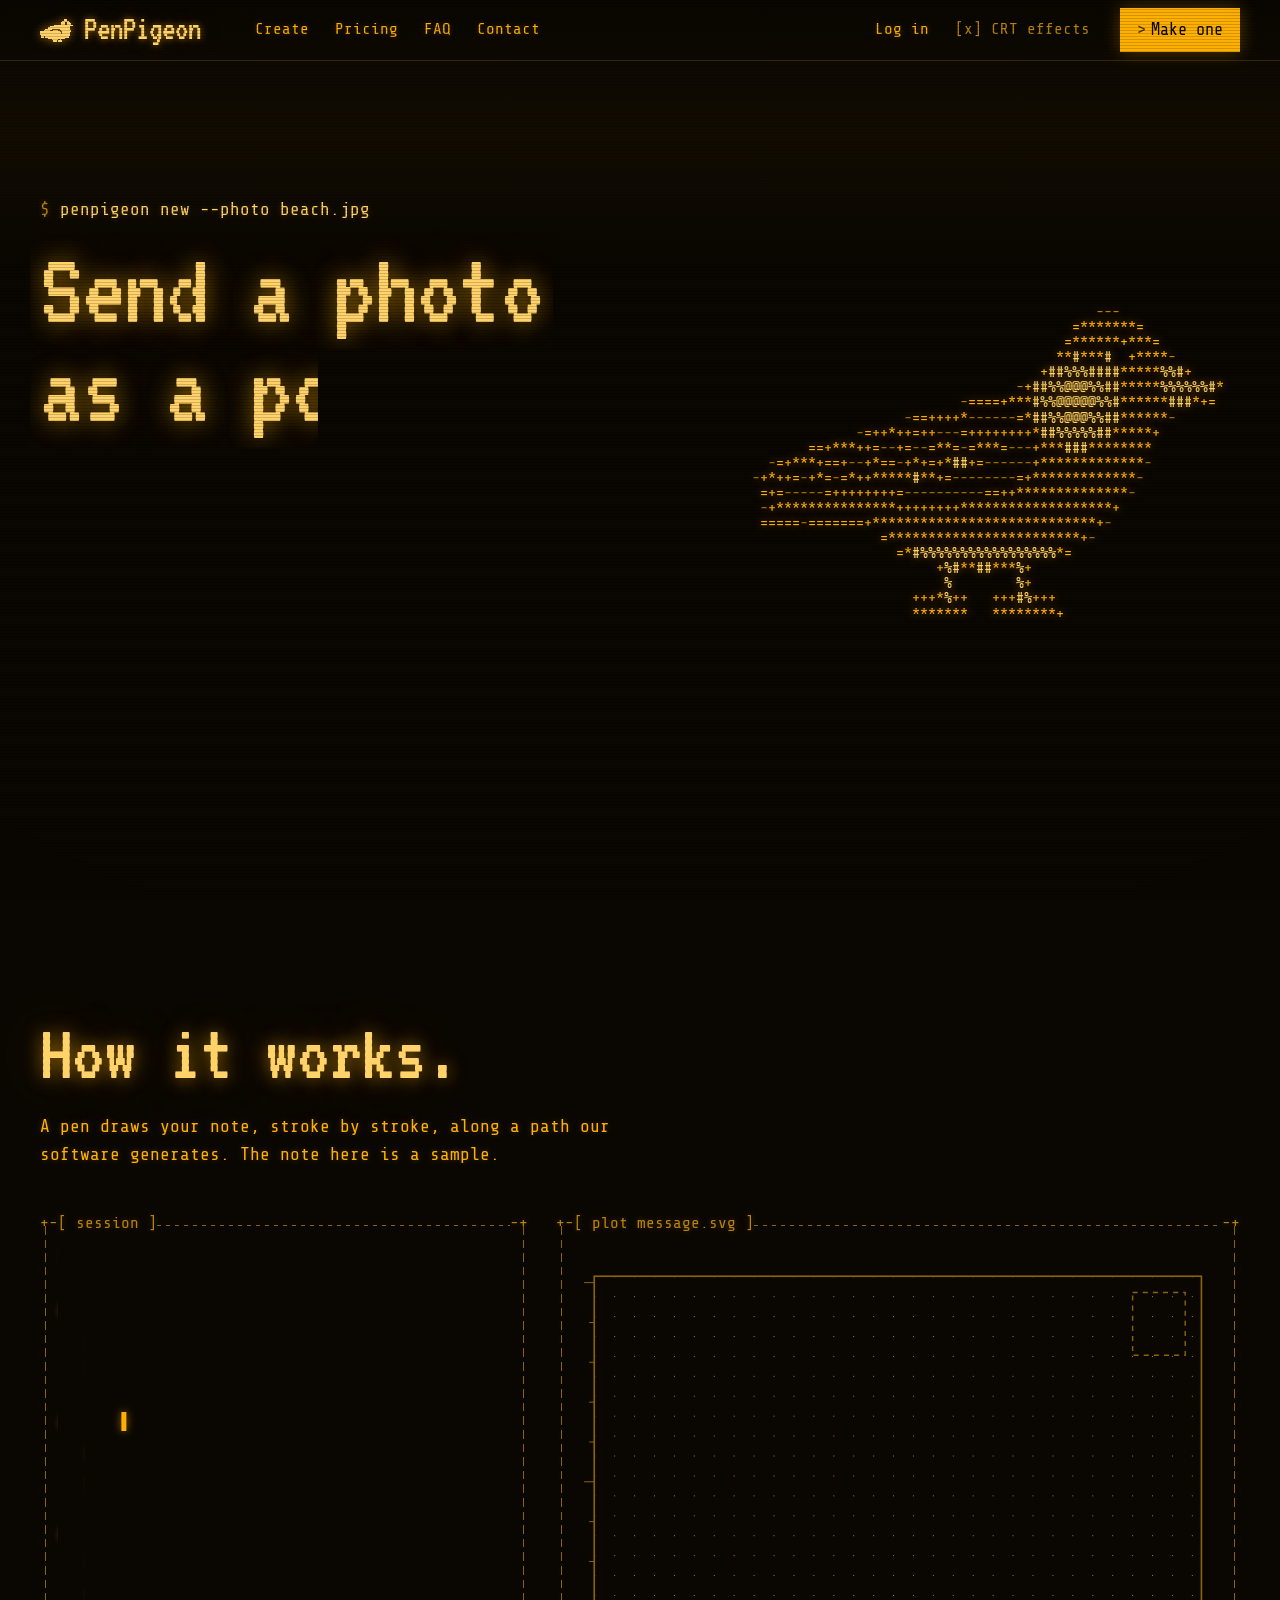
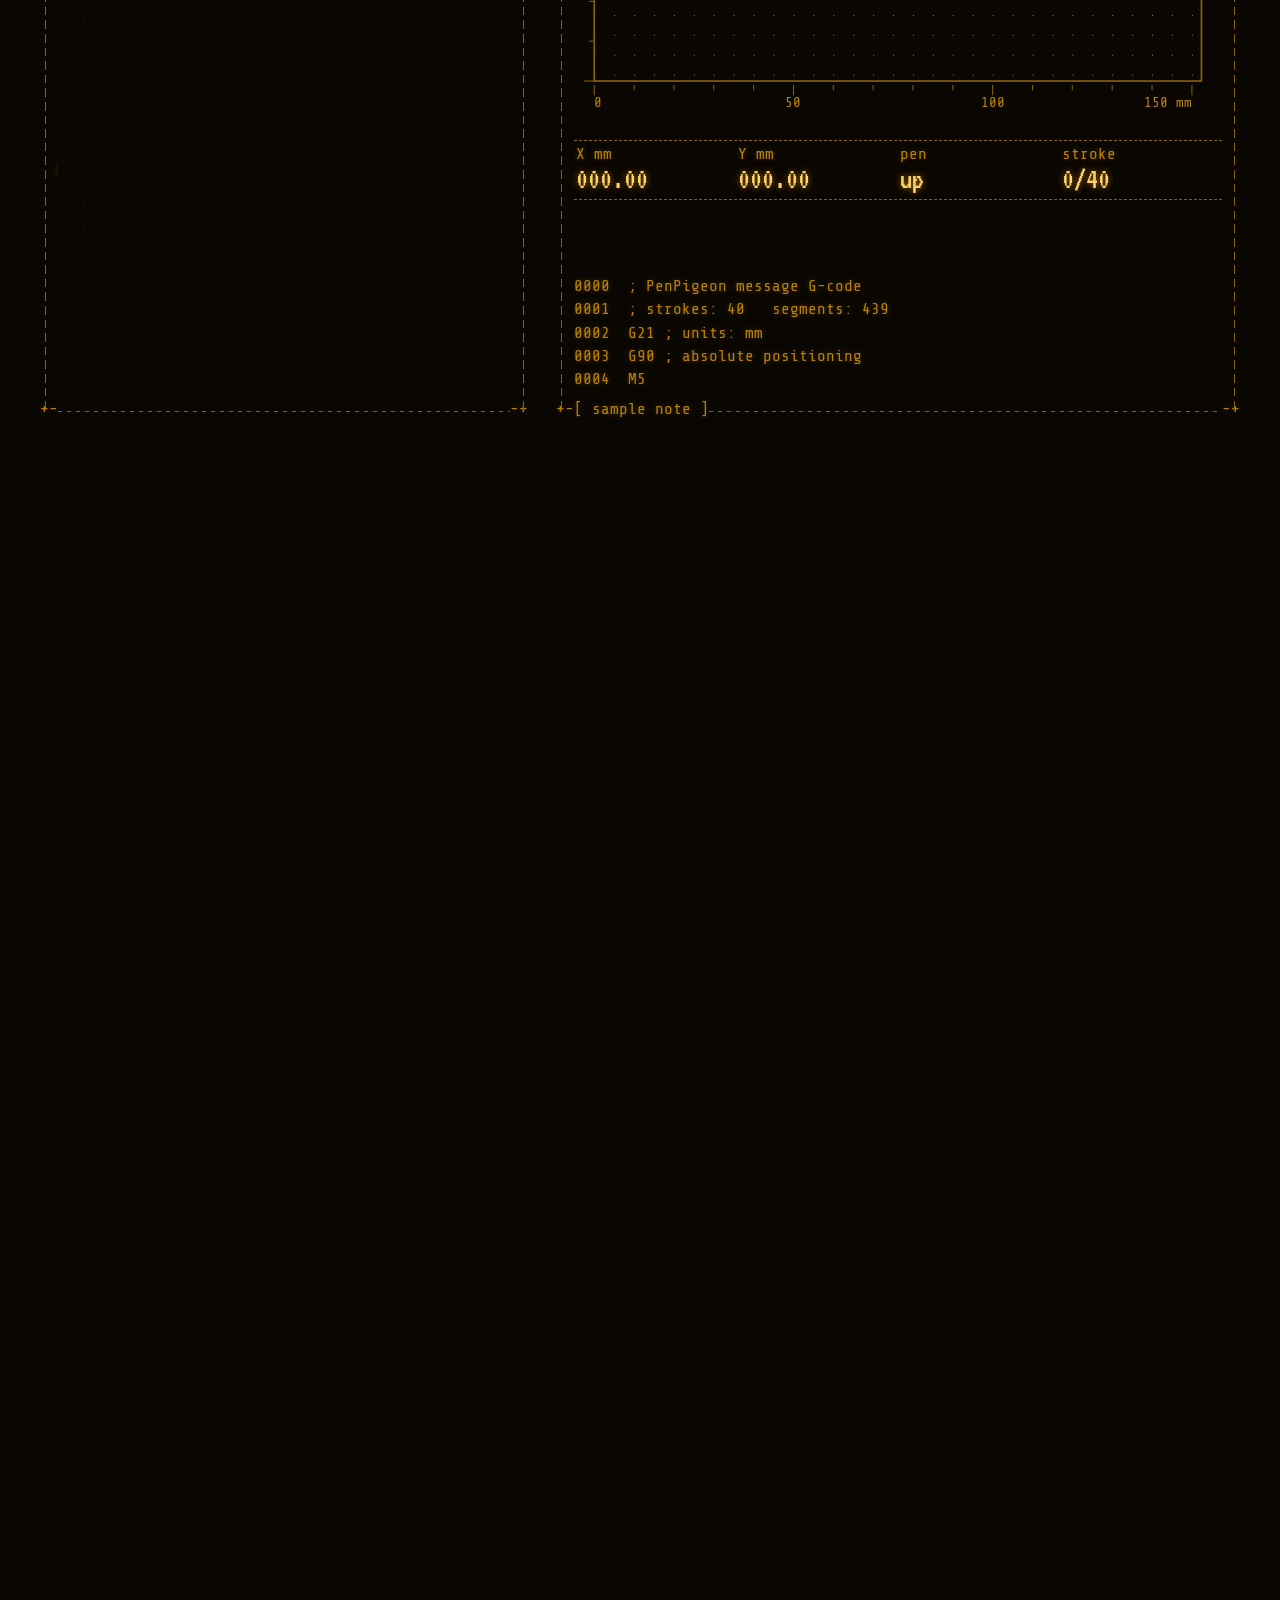
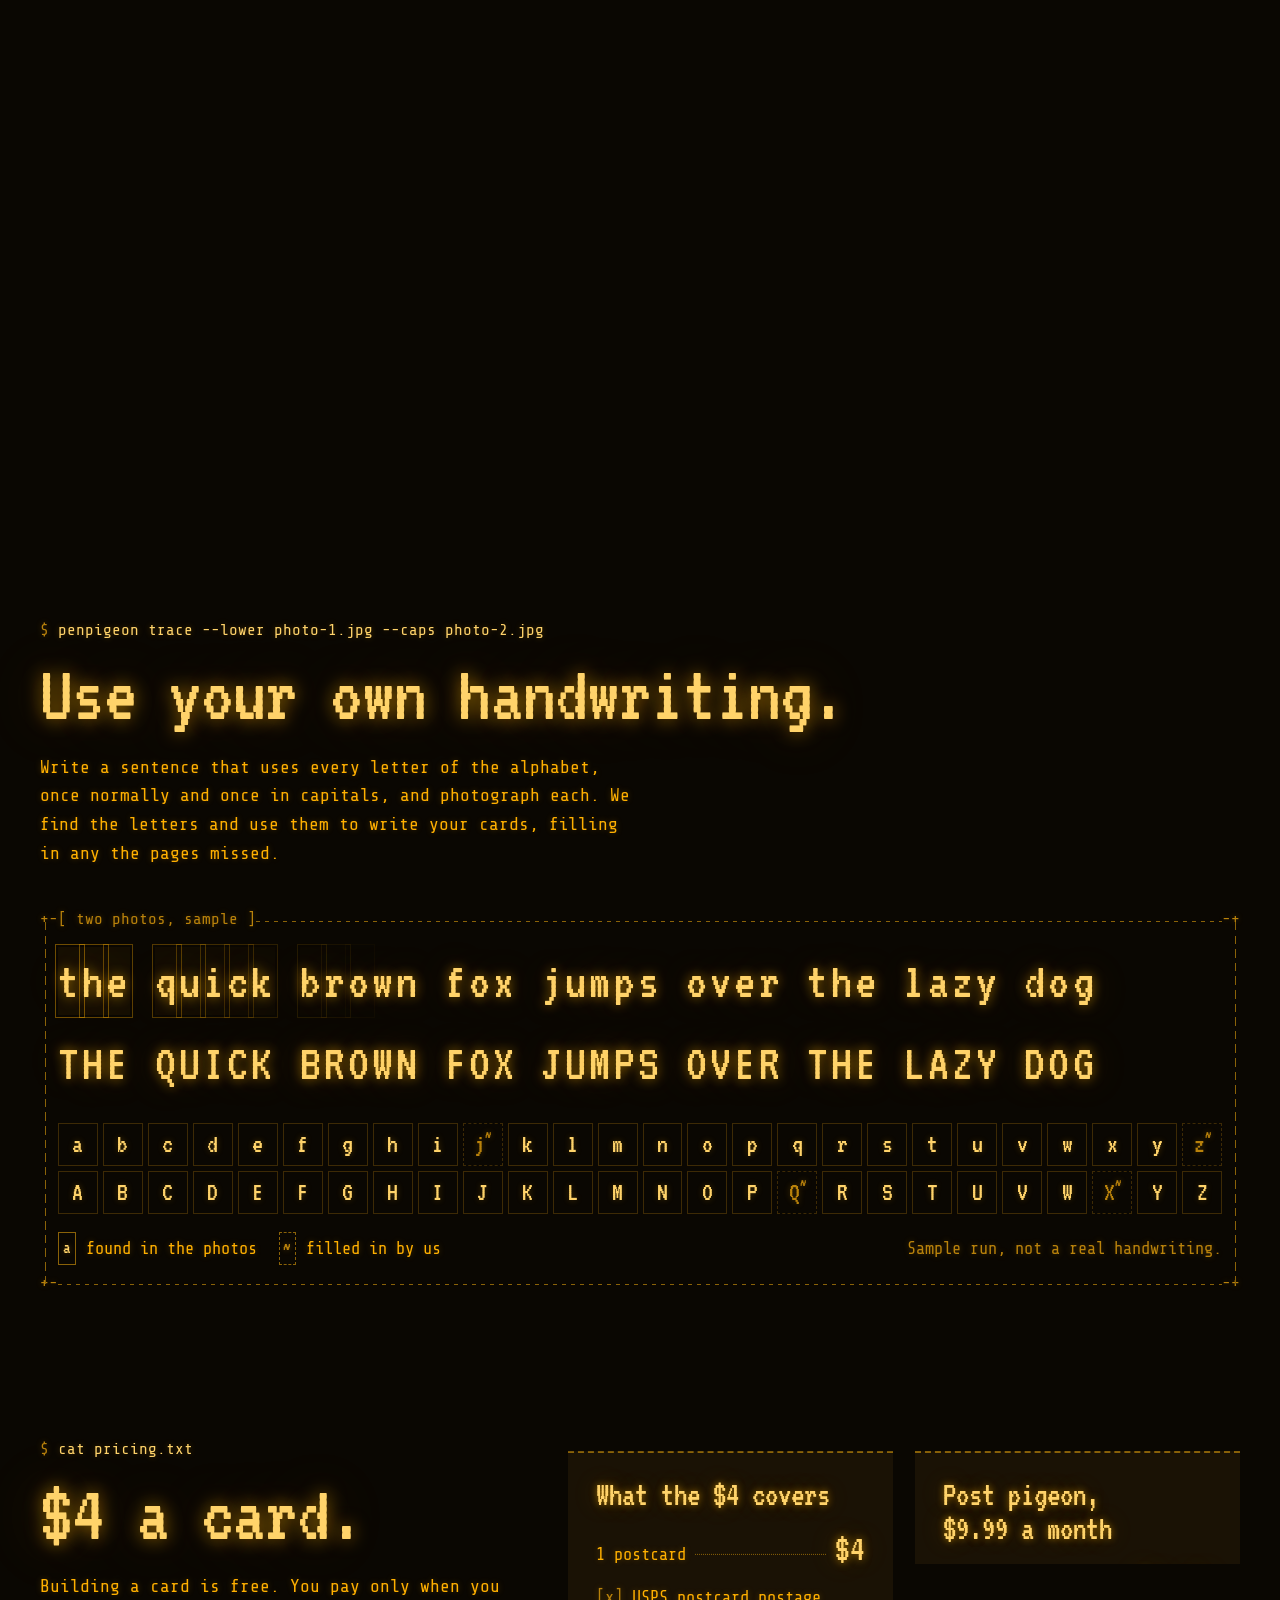
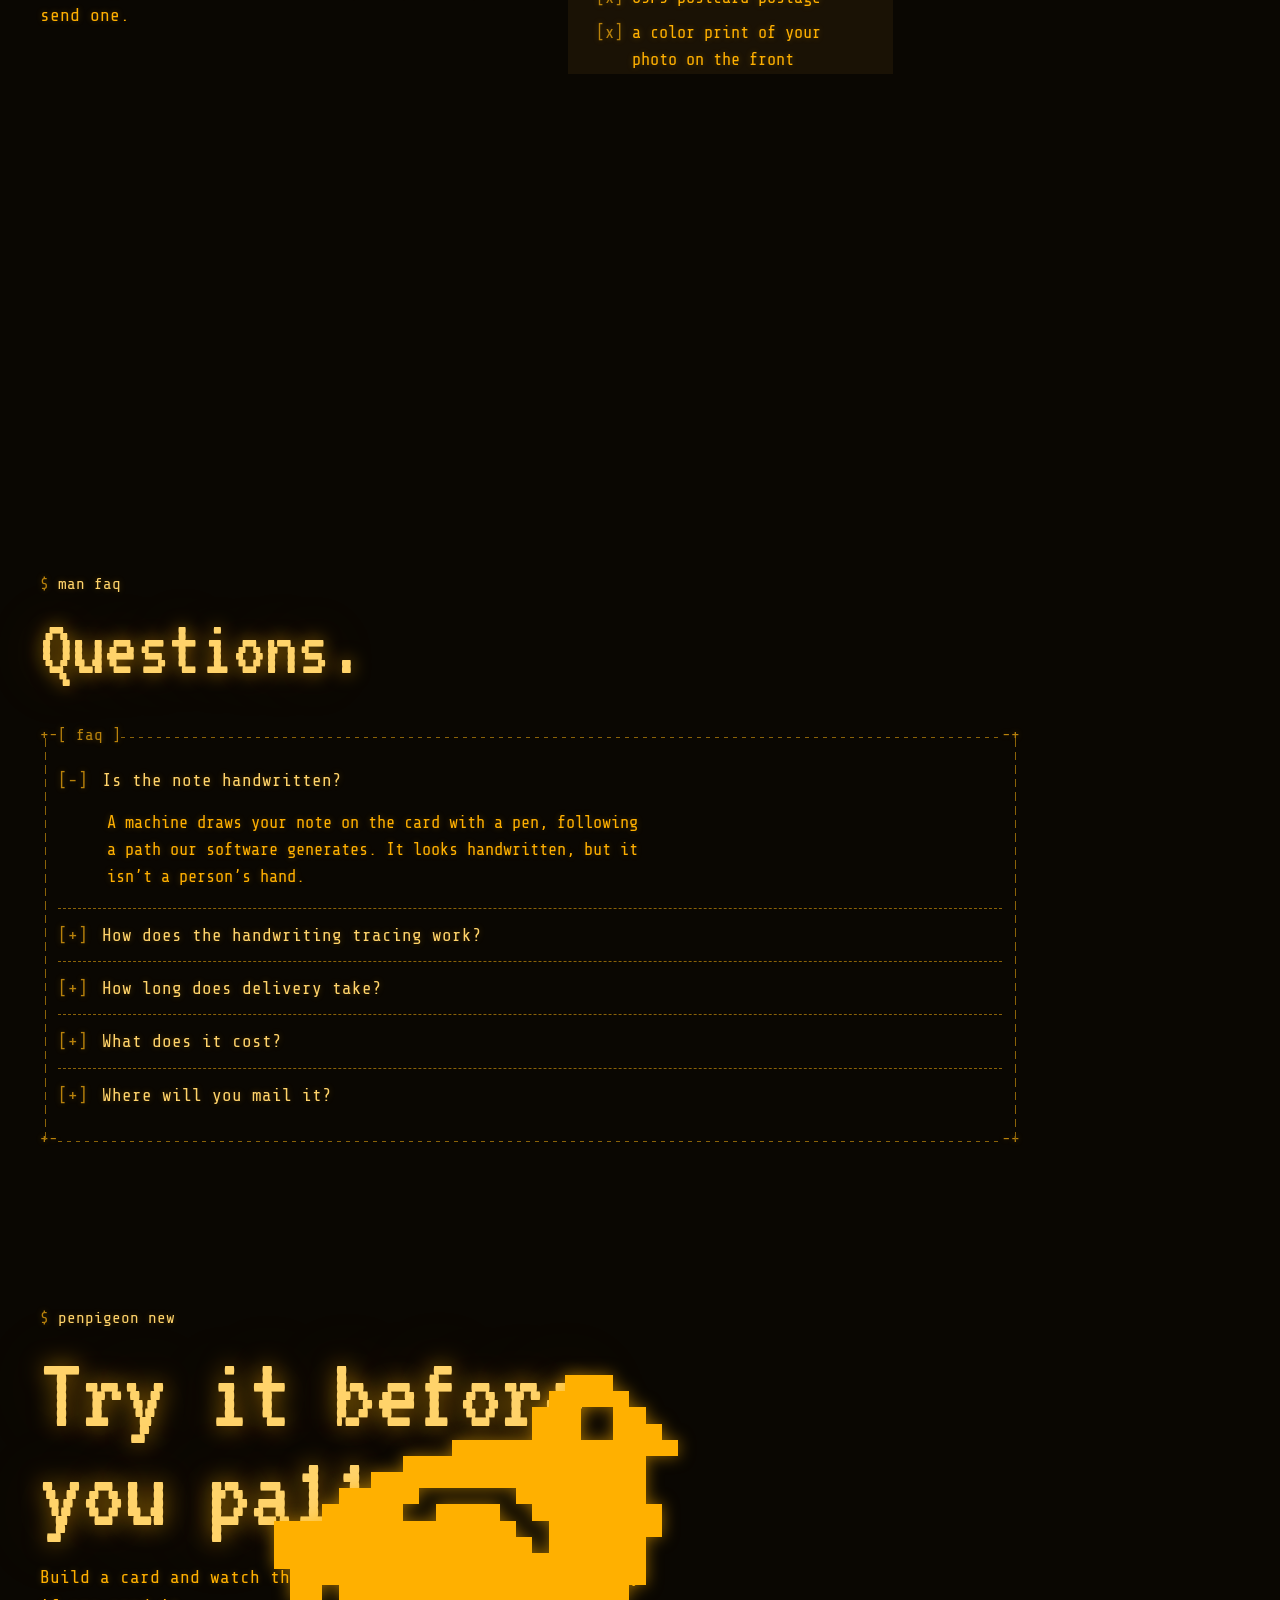
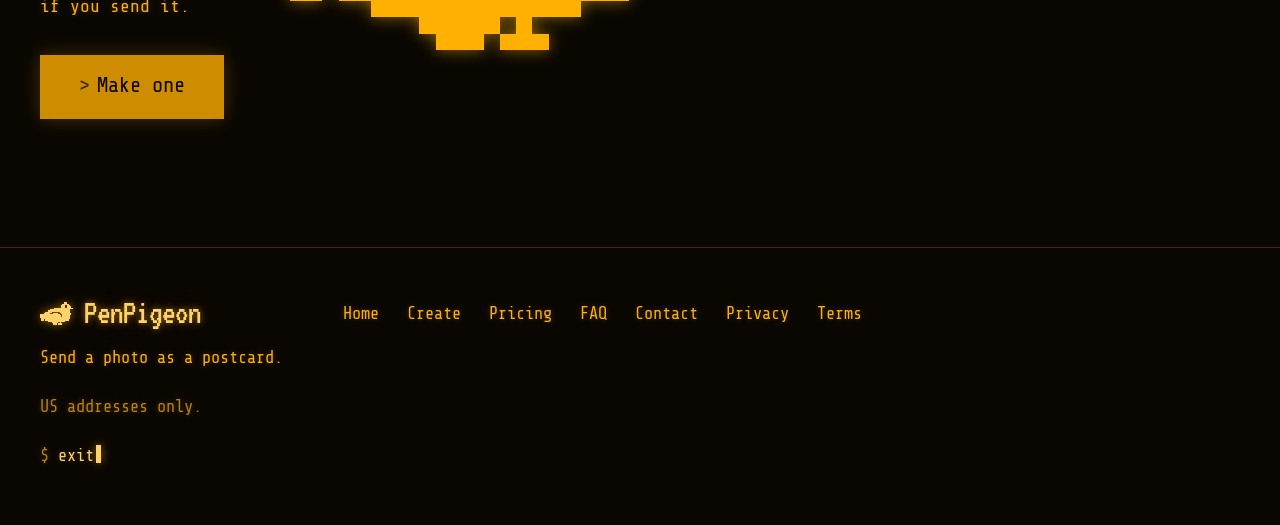
<file: 07-phosphor/index.html>
<!doctype html>
<html lang="en">
<head>
<meta charset="utf-8">
<meta name="viewport" content="width=device-width, initial-scale=1">
<title>PenPigeon - Send a photo as a postcard</title>
<meta name="description" content="Your photo goes on the front. A pen writes your note on the back. We stamp it and mail it. $4 a card, US addresses only.">
<meta name="color-scheme" content="dark">
<meta name="theme-color" content="#0a0702">
<link rel="icon" href="data:image/svg+xml,%3Csvg xmlns='http://www.w3.org/2000/svg' viewBox='0 0 26 19'%3E%3Crect width='26' height='19' fill='%230a0702'/%3E%3Cpath fill='%23ffb000' d='M18 1h3v1h-3zM17 2h5v1h-5zM16 3h3v1h-3zM21 3h2v1h-2zM16 4h3v1h-3zM21 4h3v1h-3zM11 5h14v1h-14zM8 6h15v1h-15zM6 7h17v1h-17zM4 8h5v1h-5zM15 8h8v1h-8zM3 9h5v1h-5zM10 9h4v1h-4zM16 9h8v1h-8zM0 10h15v1h-15zM17 10h7v1h-7zM0 11h16v1h-16zM17 11h6v1h-6zM0 12h23v1h-23zM1 13h22v1h-22zM1 14h2v1h-2zM4 14h18v1h-18zM6 15h13v1h-13zM9 16h5v1h-5zM15 16h1v1h-1zM10 17h3v1h-3zM14 17h3v1h-3z'/%3E%3C/svg%3E">
<link rel="preconnect" href="https://fonts.googleapis.com">
<link rel="preconnect" href="https://fonts.gstatic.com" crossorigin>
<link href="https://fonts.googleapis.com/css2?family=Share+Tech+Mono&family=VT323&display=swap" rel="stylesheet">
<script>
(function () {
  var h = document.documentElement;
  h.classList.add('js');
  try { if (localStorage.getItem('pp-crt') === 'off') h.setAttribute('data-crt', 'off'); } catch (e) {}
  if (!window.matchMedia('(prefers-reduced-motion: reduce)').matches) {
    h.classList.add('boot');
    setTimeout(function () { h.classList.remove('boot'); }, 4500); /* failsafe: never block content */
  }
})();
</script>
<link rel="stylesheet" href="style.css">
</head>
<body>

<svg width="0" height="0" style="position:absolute" aria-hidden="true" focusable="false">
  <symbol id="pigeon" viewBox="0 0 26 19"><path d="M18 1h3v1h-3zM17 2h5v1h-5zM16 3h3v1h-3zM21 3h2v1h-2zM16 4h3v1h-3zM21 4h3v1h-3zM11 5h14v1h-14zM8 6h15v1h-15zM6 7h17v1h-17zM4 8h5v1h-5zM15 8h8v1h-8zM3 9h5v1h-5zM10 9h4v1h-4zM16 9h8v1h-8zM0 10h15v1h-15zM17 10h7v1h-7zM0 11h16v1h-16zM17 11h6v1h-6zM0 12h23v1h-23zM1 13h22v1h-22zM1 14h2v1h-2zM4 14h18v1h-18zM6 15h13v1h-13zM9 16h5v1h-5zM15 16h1v1h-1zM10 17h3v1h-3zM14 17h3v1h-3z"/></symbol>
</svg>

<a class="skip" href="#main">Skip to content</a>

<div class="boot-screen" id="boot" aria-hidden="true">
  <div class="boot-screen__in">
    <p class="bl">PENPIGEON PLOTTER CONSOLE</p>
    <p class="bl">pen ......... up</p>
    <p class="bl">paper ....... loaded</p>
    <p class="bl">ink ......... ok</p>
    <p class="bl">mail ........ US only</p>
    <p class="bl">ready.<span class="cursor"></span></p>
    <p class="boot-screen__skip">any key or click to skip</p>
  </div>
</div>

<div class="crt" aria-hidden="true"><i class="crt__roll"></i><i class="crt__flick"></i><i class="crt__scan"></i><i class="crt__vig"></i></div>

<header class="bar" id="bar">
  <nav class="bar__in" aria-label="Primary">
    <a class="brand" href="#top" aria-label="PenPigeon, home"><svg class="mark" viewBox="0 0 26 19" aria-hidden="true"><use href="#pigeon"/></svg><span translate="no">PenPigeon</span></a>
    <ul class="bar__links" id="links">
      <li><a href="../../create.html">Create</a></li>
      <li><a href="#pricing">Pricing</a></li>
      <li><a href="#faq">FAQ</a></li>
      <li><a href="../../contact.html">Contact</a></li>
      <li class="bar__sp"><a href="../../login.html">Log in</a></li>
      <li><button class="crt-t" type="button" aria-pressed="true" title="Turn scanlines, glow and flicker on or off">CRT effects</button></li>
    </ul>
    <a class="btn btn--solid btn--s" href="../../create.html">Make one</a>
    <button class="menu" type="button" aria-expanded="false" aria-controls="links">Menu</button>
  </nav>
</header>

<main id="main">

<!-- HERO -->
<section class="hero" id="top" aria-labelledby="h1">
  <div class="hero__txt">
    <p class="prompt" id="hero-cmd"><span class="ps">$</span> <span class="cmd">penpigeon new --photo beach.jpg</span></p>
    <h1 id="h1"><span class="l">Send a photo</span><span class="l">as a postcard.<span class="cursor" aria-hidden="true"></span></span></h1>
    <p class="lede">Your photo goes on the front. A pen writes your note on the back. We stamp it and mail it.</p>
    <div class="cta">
      <a class="btn btn--solid" href="../../create.html">Make one</a>
      <a class="btn" href="#made">See how it&rsquo;s made</a>
    </div>
    <ul class="facts">
      <li><span aria-hidden="true">[ok]</span> US&nbsp;mail&nbsp;only</li>
      <li><span aria-hidden="true">[ok]</span> $4&nbsp;a&nbsp;card</li>
      <li><span aria-hidden="true">[ok]</span> about&nbsp;2&nbsp;min</li>
    </ul>
    <p class="note"># No account needed to try it.</p>
  </div>
  <figure class="hero__art" aria-hidden="true">
    <pre class="ascii" translate="no">                                           <i class="d">---</i>
                                        =*******=
                                       =******+***=
                                      **<b class="h">#</b>***<b class="h">#</b><span id="eye">  </span>+****<i class="d">-</i>
                                    +<b class="h">##%%%####</b>*****<b class="h">%%#</b>+
                                 <i class="d">-</i>+<b class="h">##%%@@@%%##</b>*****<b class="h">%%%%%%#</b>*
                          <i class="d">-</i>====+***<b class="h">#%%@@@@@%%#</b>******<b class="h">###</b>*+=
                   <i class="d">-</i>==++++*<i class="d">------</i>=*<b class="h">##%%@@@%%##</b>******<i class="d">-</i>
             <i class="d">-</i>=++*++=++<i class="d">---</i>=++++++++*<b class="h">##%%%%%##</b>*****+
       ==+***++=<i class="d">--</i>+=<i class="d">--</i>=**=<i class="d">-</i>=***=<i class="d">---</i>+***<b class="h">###</b>********
  <i class="d">-</i>=+***+==+<i class="d">--</i>+*==<i class="d">-</i>+*+=+*<b class="h">##</b>+=<i class="d">------</i>+*************<i class="d">-</i>
<i class="d">-</i>+*++=<i class="d">-</i>+*=<i class="d">-</i>=*++*****<b class="h">#</b>**+=<i class="d">--------</i>=+*************<i class="d">-</i>
 =+=<i class="d">-----</i>=++++++++=<i class="d">----------</i>==++**************<i class="d">-</i>
 <i class="d">-</i>+***************++++++++*******************+
 =====<i class="d">-</i>=======+****************************+<i class="d">-</i>
                =************************+<i class="d">-</i>
                  =*<b class="h">#%%%%%%%%%%%%%%%%%</b>*=
                       +<b class="h">%#</b>**<b class="h">##</b>***<b class="h">%</b>+
                        <b class="h">%        %</b>+
                    +++*<b class="h">%</b>++   +++<b class="h">#%</b>+++
                    *******   ********+</pre>
  </figure>
</section>

<!-- HOW IT WORKS + SIGNATURE: the plot -->
<section class="scene" id="made" aria-labelledby="made-h">
  <div class="wrap scene__head">
    <h2 id="made-h">How it works.</h2>
    <p class="lead">A pen draws your note, stroke by stroke, along a path our software generates. The note here is a sample.</p>
  </div>
  <div class="scene__track" id="track">
    <div class="scene__stage">

      <div class="term frame" id="term">
        <div class="frame__top"><span>+-[ session ]</span><i></i><span>-+</span></div>
        <div class="term__body" id="term-body">
          <p class="tl cmd"><span class="ps">$</span> penpigeon new</p>
          <div class="step">
            <p class="tl hi"><span class="n">01</span> Add a photo.</p>
            <p class="tl txt" data-wrap>It fills the front. Pan, zoom and straighten it. What you set is what prints.</p>
          </div>
          <div class="step">
            <p class="tl hi"><span class="n">02</span> Pick a handwriting.</p>
            <p class="tl txt" data-wrap>Use one of our styles, upload a font, or trace your own from a photo.</p>
          </div>
          <div class="step">
            <p class="tl hi"><span class="n">03</span> Write the note.</p>
            <p class="tl txt" data-wrap>Type it. The pen adds a little wobble and uneven spacing, so no two cards come out exactly alike.</p>
          </div>
          <div class="step wide-only">
            <p class="tl cmd"><span class="ps">$</span> penpigeon plot message.svg</p>
            <p class="tl out" id="t-strokes">40 strokes. pen down.</p>
            <p class="tl ok" id="t-done">[ok] note written.</p>
          </div>
          <div class="step">
            <p class="tl hi"><span class="n">04</span> Address it.</p>
            <p class="tl txt" data-wrap>Add their address, and yours if you want it on the back. Check it, then send it.</p>
            <p class="tl ok">[ok] We stamp it and mail it.</p>
          </div>
          <span class="cursor term__cur" id="term-cur" aria-hidden="true"></span>
        </div>
        <div class="frame__bot"><span>+-</span><i></i><span>-+</span></div>
      </div>

      <div class="plot frame" id="plot">
        <div class="frame__top"><span>+-[ plot message.svg ]</span><i></i><span>-+</span></div>
        <div class="plot__in">
          <svg class="bed" id="bed" viewBox="0 0 640 452" role="img" aria-label="Plotter bed seen from above. A pen draws a sample note on the back of a postcard: Wish you were here. More soon, J.">
            <defs>
              <pattern id="dots" width="19.685" height="19.685" patternUnits="userSpaceOnUse" x="20" y="20"><circle cx="0" cy="0" r="0.9" fill="currentColor"/></pattern>
              <path id="pm-arc" d="M -25,0 A 25,25 0 1 1 25,0 A 25,25 0 1 1 -25,0"/>
            </defs>
            <rect class="bed__dots" x="20" y="20" width="600" height="400" fill="url(#dots)"/>
            <rect class="bed__card" x="20" y="20" width="600" height="400"/>
            <g class="ruler" aria-hidden="true"><path d="M20.0 424v10"/><path d="M59.4 424v5"/><path d="M98.7 424v5"/><path d="M138.1 424v5"/><path d="M177.5 424v5"/><path d="M216.9 424v10"/><path d="M256.2 424v5"/><path d="M295.6 424v5"/><path d="M335.0 424v5"/><path d="M374.3 424v5"/><path d="M413.7 424v10"/><path d="M453.1 424v5"/><path d="M492.4 424v5"/><path d="M531.8 424v5"/><path d="M571.2 424v5"/><path d="M610.6 424v10"/><path d="M10 420.0h10"/><path d="M15 380.6h5"/><path d="M15 341.3h5"/><path d="M15 301.9h5"/><path d="M15 262.5h5"/><path d="M10 223.1h10"/><path d="M15 183.8h5"/><path d="M15 144.4h5"/><path d="M15 105.0h5"/><path d="M15 65.7h5"/><path d="M10 26.3h10"/><text x="20.0" y="446" text-anchor="start">0</text><text x="216.9" y="446" text-anchor="middle">50</text><text x="413.7" y="446" text-anchor="middle">100</text><text x="610.6" y="446" text-anchor="end">150 mm</text></g>
            <rect class="bed__stamp" x="552" y="36" width="52" height="62"/>
            <g class="addr" aria-hidden="true">
              <line x1="352" y1="338" x2="590" y2="338"/>
              <line x1="352" y1="364" x2="590" y2="364"/>
              <line x1="352" y1="390" x2="560" y2="390"/>
            </g>
            <g id="note" transform="translate(48 128) scale(0.93)" fill="none" stroke="currentColor" stroke-linecap="round" stroke-linejoin="round">
              <path d="M 10.52,47.95 L 6.56,46.09 L 4.56,41.86 L 4.76,39.98 L 6.66,35.78 L 10.72,33.95 L 12.79,33.72 L 16.76,36.06 L 18.49,40.16 L 18.26,46.08 L 15.73,76.23" stroke-width="2.11"/>
              <path d="M 36.72,33.94 L 15.85,76.38" stroke-width="1.97"/>
              <path d="M 36.93,34.18 L 32.28,76.36" stroke-width="1.77"/>
              <path d="M 61.21,34.51 L 57.01,36.59 L 50.77,42.47 L 44.80,50.68 L 38.58,62.53 L 32.21,76.51" stroke-width="1.78"/>
              <path d="M 71.83,47.84 L 71.91,49.70 L 73.60,49.64 L 73.60,47.79 L 71.69,48.01" stroke-width="1.78"/>
              <path d="M 65.15,65.98 L 69.28,58.13 L 64.71,69.89 L 64.79,73.64 L 66.95,75.78 L 69.04,75.83 L 73.00,73.91 L 75.01,71.94 L 79.26,66.04" stroke-width="1.96"/>
              <path d="M 83.24,66.36 L 87.34,60.44 L 89.50,56.51 L 89.63,60.41 L 93.53,67.00 L 95.26,71.42 L 95.03,75.57 L 91.00,77.26" stroke-width="1.94"/>
              <path d="M 82.61,74.98 L 86.70,77.01 L 95.16,77.51 L 99.32,75.66 L 101.46,73.37 L 106.05,67.23" stroke-width="1.75"/>
              <path d="M 109.92,66.37 L 113.99,60.23 L 120.55,50.51 L 122.59,46.43 L 124.78,40.24 L 124.83,36.56 L 122.99,34.68 L 118.74,36.30 L 116.69,40.18 L 114.38,48.23 L 111.94,60.45 L 109.35,76.50" stroke-width="2.17"/>
              <path d="M 109.31,76.52 L 111.66,70.55 L 113.89,66.44 L 118.05,60.45 L 122.12,58.71 L 126.09,58.70 L 128.23,60.77 L 127.92,64.81 L 125.54,70.95 L 125.40,75.03 L 127.44,77.25 L 129.77,77.45 L 133.85,75.31 L 136.13,73.39 L 140.49,67.65" stroke-width="1.96"/>
              <path d="M 168.26,66.43 L 172.12,58.09 L 168.41,70.57 L 168.19,74.36 L 170.18,76.38 L 174.49,76.41 L 178.84,74.34 L 182.85,70.17 L 186.94,63.79" stroke-width="1.91"/>
              <path d="M 188.71,57.63 L 177.23,94.97 L 175.41,99.17 L 171.11,101.46 L 168.77,99.27 L 168.48,94.90 L 170.59,88.81 L 176.91,82.63 L 182.94,78.36 L 186.82,75.99 L 192.80,71.47 L 198.85,65.17" stroke-width="2.01"/>
              <path d="M 214.61,56.77 L 210.38,56.90 L 206.18,59.10 L 204.04,61.17 L 202.08,65.48 L 202.24,69.87 L 204.57,74.11 L 208.69,75.93 L 212.84,76.17 L 216.95,74.10 L 219.14,71.83 L 221.07,67.62 L 220.88,63.20 L 218.68,59.06 L 214.55,56.77 L 212.78,59.13 L 212.93,63.52 L 215.13,67.81 L 219.42,69.57 L 225.58,69.21 L 229.64,66.93 L 231.93,64.92" stroke-width="2.01"/>
              <path d="M 234.64,64.69 L 238.43,56.68 L 234.77,68.81 L 234.76,73.07 L 237.00,75.11 L 241.02,75.13 L 244.90,72.91 L 249.05,68.73 L 253.09,62.51" stroke-width="2.00"/>
              <path d="M 255.22,56.55 L 251.29,68.66 L 251.28,72.80 L 253.42,74.71 L 255.52,74.58 L 259.61,72.47 L 261.38,70.45 L 265.49,64.33" stroke-width="2.15"/>
              <path d="M 296.63,56.11 L 292.40,60.21 L 290.10,66.18 L 290.03,70.58 L 291.86,74.76 L 295.75,74.89 L 300.25,73.03 L 304.50,68.93" stroke-width="2.04"/>
              <path d="M 309.25,56.54 L 304.31,68.75 L 304.00,72.80 L 306.07,75.24 L 310.51,75.49 L 314.55,73.30 L 318.86,69.45 L 321.17,63.43 L 321.57,57.30" stroke-width="2.16"/>
              <path d="M 321.53,56.98 L 323.41,65.30 L 325.42,67.42 L 329.49,67.76 L 333.81,65.83" stroke-width="2.02"/>
              <path d="M 339.28,72.08 L 343.38,70.18 L 345.42,68.59 L 347.72,64.79 L 347.83,60.76 L 345.72,58.72 L 343.99,58.50 L 339.78,60.47 L 337.71,64.16 L 337.33,70.33 L 339.27,74.56 L 343.43,76.61 L 347.66,76.53 L 351.47,74.72 L 353.64,72.65 L 357.97,66.71" stroke-width="1.81"/>
              <path d="M 361.20,64.78 L 365.15,58.33 L 367.33,53.69 L 367.24,57.98 L 374.02,57.98 L 376.16,60.26 L 376.31,64.40 L 374.40,71.04 L 374.30,73.40 L 376.40,75.29 L 378.95,75.13 L 383.24,72.91 L 385.43,70.70 L 389.71,63.88" stroke-width="2.21"/>
              <path d="M 395.02,69.95 L 399.19,67.85 L 401.16,65.91 L 403.37,61.52 L 403.35,57.19 L 401.07,55.10 L 398.86,55.26 L 394.85,57.38 L 392.90,61.38 L 392.90,67.90 L 395.01,72.23 L 399.29,74.37 L 403.63,74.15 L 408.03,71.86 L 410.23,69.71 L 414.42,63.52" stroke-width="2.18"/>
              <path d="M 442.27,67.15 L 446.18,61.19 L 452.25,51.05 L 454.28,47.20 L 456.40,41.42 L 456.24,37.16 L 454.37,35.03 L 450.28,37.15 L 448.31,41.24 L 446.32,49.42 L 444.38,61.56 L 442.60,77.60" stroke-width="2.13"/>
              <path d="M 442.68,77.59 L 444.31,71.25 L 446.50,67.01 L 450.33,61.30 L 454.33,59.41 L 458.15,59.49 L 460.11,61.58 L 460.20,65.28 L 458.03,71.16 L 458.20,74.92 L 460.01,76.87 L 462.12,76.90 L 466.17,75.22 L 468.10,73.33 L 472.18,67.02" stroke-width="2.07"/>
              <path d="M 477.42,71.96 L 481.72,69.88 L 483.83,67.89 L 486.29,63.63 L 486.38,59.32 L 484.35,57.43 L 482.15,57.42 L 478.04,59.30 L 475.77,63.26 L 475.73,69.44 L 477.63,73.89 L 481.65,76.16 L 485.80,76.50 L 490.11,74.23 L 491.95,72.07 L 496.56,65.82" stroke-width="1.76"/>
              <path d="M 499.51,66.58 L 503.44,60.57 L 505.60,56.79 L 505.30,60.83 L 511.35,61.06 L 513.37,62.94 L 513.36,66.83 L 511.34,72.59 L 511.11,74.74 L 513.24,76.63 L 515.41,76.91 L 519.27,74.96 L 521.15,73.02 L 525.42,67.25" stroke-width="2.07"/>
              <path d="M 531.28,71.72 L 535.66,69.80 L 537.92,67.58 L 540.02,63.72 L 540.29,59.56 L 538.39,57.39 L 536.38,57.31 L 532.05,59.24 L 529.61,63.21 L 529.60,69.46 L 531.30,73.63 L 535.20,75.79 L 539.12,75.99 L 543.53,74.18 L 545.61,72.37 L 549.91,66.50" stroke-width="1.95"/>
              <path d="M 555.49,65.46 L 553.09,67.65 L 555.22,69.67 L 557.22,67.39 L 555.34,65.21" stroke-width="1.76"/>
              <path d="M 9.60,121.49 L 5.36,119.63 L 3.22,115.75 L 2.98,113.49 L 4.94,109.56 L 9.24,107.58 L 11.25,107.25 L 15.46,109.24 L 17.69,113.46 L 17.67,117.38 L 15.68,127.81 L 13.92,135.77 L 9.96,150.35" stroke-width="1.79"/>
              <path d="M 13.83,135.89 L 19.67,119.59 L 23.59,111.28 L 25.60,109.28 L 29.82,106.79 L 31.66,106.94 L 35.74,108.90 L 37.93,112.82 L 37.95,116.80 L 36.11,127.14 L 34.50,135.52 L 30.59,149.88" stroke-width="1.98"/>
              <path d="M 34.37,135.51 L 40.16,118.88 L 44.29,110.44 L 46.15,108.15 L 49.97,105.90 L 51.86,105.93 L 56.23,108.01 L 58.35,112.06 L 58.71,116.33 L 56.79,126.51 L 53.13,140.84 L 53.24,146.91 L 55.08,149.16 L 57.10,148.90 L 61.41,146.60 L 63.47,144.67 L 67.11,138.56" stroke-width="2.16"/>
              <path d="M 83.90,130.26 L 79.72,129.97 L 75.46,132.03 L 73.29,133.89 L 71.32,138.25 L 70.96,142.27 L 72.74,146.71 L 77.04,149.21 L 81.36,149.48 L 85.40,147.54 L 87.58,145.59 L 89.68,141.13 L 90.07,137.18 L 88.33,132.73 L 83.97,130.25 L 82.03,132.44 L 81.85,136.43 L 83.76,140.87 L 87.91,142.90 L 94.23,143.12 L 98.36,141.26 L 100.23,139.24" stroke-width="2.17"/>
              <path d="M 102.86,138.06 L 106.97,131.59 L 109.29,127.21 L 109.25,131.36 L 115.69,130.85 L 118.08,133.01 L 118.32,137.45 L 116.44,143.80 L 116.69,146.13 L 118.92,148.18 L 121.15,147.98 L 125.26,145.52 L 127.50,143.24 L 131.33,136.76" stroke-width="2.03"/>
              <path d="M 136.68,145.26 L 140.82,143.32 L 142.89,141.44 L 145.03,137.20 L 145.00,132.84 L 142.76,130.92 L 140.57,130.79 L 136.65,133.19 L 134.49,137.54 L 134.72,143.46 L 136.73,147.79 L 140.74,149.75 L 145.05,149.58 L 149.24,147.39 L 151.44,145.10 L 155.60,139.04" stroke-width="1.96"/>
              <path d="M 180.46,139.69 L 184.21,133.38 L 186.00,129.46 L 186.00,133.59 L 190.36,139.50 L 192.47,143.55 L 192.67,147.46 L 188.83,149.76" stroke-width="2.09"/>
              <path d="M 180.72,147.81 L 184.70,149.77 L 193.04,149.48 L 196.91,147.34 L 198.76,145.39 L 202.64,139.06" stroke-width="2.05"/>
              <path d="M 219.70,132.94 L 215.27,133.01 L 210.73,134.79 L 208.59,136.73 L 206.10,141.27 L 205.89,145.55 L 207.89,150.01 L 212.57,152.39 L 217.04,152.74 L 221.58,150.53 L 223.91,148.37 L 225.99,143.88 L 226.21,139.74 L 224.30,135.30 L 219.75,133.05 L 217.55,135.04 L 217.57,139.60 L 219.58,144.07 L 223.81,146.55 L 230.27,146.87 L 234.86,144.45 L 237.23,142.43" stroke-width="2.14"/>
              <path d="M 252.93,132.74 L 248.50,132.78 L 244.02,134.81 L 242.21,137.20 L 240.11,141.38 L 239.95,145.35 L 242.32,149.50 L 246.40,151.89 L 250.70,151.67 L 254.78,149.40 L 256.76,147.53 L 259.14,143.33 L 258.99,139.18 L 256.67,134.94 L 252.47,132.85 L 250.35,134.91 L 250.43,139.10 L 252.69,143.14 L 257.02,145.41 L 263.36,145.14 L 267.43,142.89 L 269.71,140.65" stroke-width="1.99"/>
              <path d="M 272.99,138.51 L 276.75,132.67 L 280.77,130.71 L 282.91,132.96 L 282.67,134.62 L 280.86,142.79 L 278.82,148.55" stroke-width="1.87"/>
              <path d="M 280.65,142.77 L 282.66,138.58 L 286.57,132.71 L 290.73,130.84 L 294.94,130.80 L 297.02,132.97 L 296.99,137.05 L 294.81,142.76 L 294.55,146.74 L 296.66,148.61 L 298.90,148.88 L 302.92,147.05 L 304.69,145.06 L 308.47,138.84" stroke-width="1.99"/>
              <path d="M 401.90,159.13 L 397.43,152.42 L 393.13,141.57 L 391.05,128.46 L 391.16,115.40 L 393.45,108.53 L 397.79,106.26 L 402.53,106.62 L 404.62,108.70 L 406.98,115.41 L 406.73,121.85 L 404.31,132.82 L 397.85,152.55 L 393.47,165.76 L 391.25,172.32 L 388.81,176.46 L 384.37,178.47 L 382.44,176.14 L 382.43,172.01 L 384.53,165.66 L 389.18,159.16 L 393.35,154.57 L 399.96,150.45 L 408.71,146.23" stroke-width="1.77"/>
            </g>
            <g transform="translate(528 70)"><g id="postmark">
              <circle r="37"/><circle r="22"/>
              <text><textPath href="#pm-arc" startOffset="0">PENPIGEON PROCESSED</textPath></text>
              <svg x="-12" y="-9" width="24" height="18" viewBox="0 0 26 19"><use href="#pigeon"/></svg>
              <path class="wave" d="M -150,-14 q 12,-8 24,0 t 24,0 t 24,0 t 24,0 t 24,0 t 24,0 M -150,-2 q 12,-8 24,0 t 24,0 t 24,0 t 24,0 t 24,0 t 24,0 M -150,10 q 12,-8 24,0 t 24,0 t 24,0 t 24,0 t 24,0 t 24,0"/>
            </g></g>
            <g id="pen" transform="translate(20 420)"><circle r="9"/><path d="M -16,0 H -4 M 4,0 H 16 M 0,-16 V -4 M 0,4 V 16"/><circle class="pen__dot" r="2.6"/></g>
          </svg>
          <div class="gc" aria-hidden="true">
            <dl class="gc__stat">
              <div><dt>X mm</dt><dd id="s-x">000.00</dd></div>
              <div><dt>Y mm</dt><dd id="s-y">000.00</dd></div>
              <div><dt>pen</dt><dd id="s-pen">up</dd></div>
              <div><dt>stroke</dt><dd id="s-n">40/40</dd></div>
            </dl>
            <pre class="gc__pre" id="gc" translate="no"><span class="gl">0638  G1 F2200 X99.044 Y36.571</span><span class="gl">0639  G1 F2200 X100.029 Y37.655</span><span class="gl">0640  G1 F2200 X101.591 Y38.629</span><span class="gl">0641  G1 F2200 X103.657 Y39.626</span><span class="gl">0642  M5</span><span class="gl">0643  G4 P0.150</span><span class="gl">0644  G0 F4500 X0 Y0</span><span class="gl">0645  M2 ; program end</span></pre>
          </div>
        </div>
        <div class="frame__bot"><span>+-[ sample note ]</span><i></i><span>-+</span></div>
      </div>

    </div>
  </div>
</section>

<!-- HANDWRITING -->
<section class="trace wrap" id="trace" aria-labelledby="trace-h">
  <p class="prompt" data-rv><span class="ps">$</span> penpigeon trace --lower photo-1.jpg --caps photo-2.jpg</p>
  <h2 id="trace-h">Use your own handwriting.</h2>
  <p class="lead" data-rv>Write a sentence that uses every letter of the alphabet, once normally and once in capitals, and photograph each. We find the letters and use them to write your cards, filling in any the pages missed.</p>
  <div class="trace__demo frame" data-rv>
    <div class="frame__top"><span>+-[ two photos, sample ]</span><i></i><span>-+</span></div>
    <div class="trace__in">
      <p class="pangram" id="pg1">the quick brown fox jumps over the lazy dog</p>
      <p class="pangram" id="pg2">THE QUICK BROWN FOX JUMPS OVER THE LAZY DOG</p>
      <ol class="alpha" id="alpha" aria-label="Letters found, sample run">
        <li class="f">a</li><li class="f">b</li><li class="f">c</li><li class="f">d</li><li class="f">e</li><li class="f">f</li><li class="f">g</li><li class="f">h</li><li class="f">i</li><li class="m">j<span class="sr-only"> (filled in)</span></li><li class="f">k</li><li class="f">l</li><li class="f">m</li><li class="f">n</li><li class="f">o</li><li class="f">p</li><li class="f">q</li><li class="f">r</li><li class="f">s</li><li class="f">t</li><li class="f">u</li><li class="f">v</li><li class="f">w</li><li class="f">x</li><li class="f">y</li><li class="m">z<span class="sr-only"> (filled in)</span></li><li class="f">A</li><li class="f">B</li><li class="f">C</li><li class="f">D</li><li class="f">E</li><li class="f">F</li><li class="f">G</li><li class="f">H</li><li class="f">I</li><li class="f">J</li><li class="f">K</li><li class="f">L</li><li class="f">M</li><li class="f">N</li><li class="f">O</li><li class="f">P</li><li class="m">Q<span class="sr-only"> (filled in)</span></li><li class="f">R</li><li class="f">S</li><li class="f">T</li><li class="f">U</li><li class="f">V</li><li class="f">W</li><li class="m">X<span class="sr-only"> (filled in)</span></li><li class="f">Y</li><li class="f">Z</li>
      </ol>
      <p class="legend"><span class="lg lg--f" aria-hidden="true">a</span> found in the photos <span class="lg lg--m" aria-hidden="true">~</span> filled in by us <span class="legend__s">Sample run, not a real handwriting.</span></p>
    </div>
    <div class="frame__bot"><span>+-</span><i></i><span>-+</span></div>
  </div>
</section>

<!-- PRICING -->
<section class="pricing wrap" id="pricing" aria-labelledby="price-h">
  <div class="pricing__head">
    <p class="prompt" data-rv><span class="ps">$</span> cat pricing.txt</p>
    <h2 id="price-h">$4 a card.</h2>
    <p class="lead" data-rv>Building a card is free. You pay only when you send one.</p>
  </div>
  <div class="receipts">
    <article class="receipt" data-print aria-labelledby="rc1">
      <h3 id="rc1">What the $4 covers</h3>
      <p class="row"><span>1 postcard</span><i></i><span class="amt">$4</span></p>
      <ul class="chk">
        <li>USPS postcard postage</li>
        <li>a color print of your photo on the front</li>
        <li>your note, written on the back in ink</li>
        <li>stamped by hand and mailed</li>
      </ul>
      <p class="row tot"><span>Total</span><i></i><span class="amt">$4</span></p>
      <p class="barcode" aria-hidden="true"></p>
    </article>
    <article class="receipt receipt--b" data-print aria-labelledby="rc2">
      <h3 id="rc2">Post pigeon, $9.99 a month</h3>
      <p class="row"><span>1 month</span><i></i><span class="amt">$9.99</span></p>
      <ul class="chk">
        <li>3 postcards a month, free</li>
        <li>$1 off every card after that ($3 instead of $4)</li>
        <li>give it as a gift, they claim it by email</li>
        <li>cancel any time, it lasts through the month you paid for</li>
      </ul>
      <p class="row tot"><span>Total</span><i></i><span class="amt">$9.99</span></p>
      <p class="barcode" aria-hidden="true"></p>
    </article>
  </div>
</section>

<!-- FAQ -->
<section class="faq wrap" id="faq" aria-labelledby="faq-h">
  <p class="prompt" data-rv><span class="ps">$</span> man faq</p>
  <h2 id="faq-h">Questions.</h2>
  <div class="faq__list frame" data-rv>
    <div class="frame__top"><span>+-[ faq ]</span><i></i><span>-+</span></div>
    <div class="faq__in" id="faq-list">
      <details name="faq" open>
        <summary>Is the note handwritten?</summary>
        <p>A machine draws your note on the card with a pen, following a path our software generates. It looks handwritten, but it isn&rsquo;t a person&rsquo;s hand.</p>
      </details>
      <details name="faq">
        <summary>How does the handwriting tracing work?</summary>
        <p>Write a sentence that uses every letter of the alphabet, once in your normal handwriting and once in capitals, and photograph each one. The photos are uploaded, an algorithm finds your letters, and the photos are deleted. We then use your letters to write your cards.</p>
      </details>
      <details name="faq">
        <summary>How long does delivery take?</summary>
        <p>Once it&rsquo;s in the mail, delivery is up to USPS, and we can&rsquo;t promise a date.</p>
      </details>
      <details name="faq">
        <summary>What does it cost?</summary>
        <p>$4 a card. There&rsquo;s also an optional monthly plan.</p>
      </details>
      <details name="faq">
        <summary>Where will you mail it?</summary>
        <p>Any address in the US.</p>
      </details>
    </div>
    <div class="frame__bot"><span>+-</span><i></i><span>-+</span></div>
  </div>
</section>

<!-- CLOSING CTA -->
<section class="close wrap" id="start" aria-labelledby="close-h">
  <div class="close__txt">
    <p class="prompt" data-rv><span class="ps">$</span> penpigeon new</p>
    <h2 id="close-h">Try it before you pay.</h2>
    <p class="lead" data-rv>Build a card and watch the note get written. You pay $4 only if you send it.</p>
    <div class="cta" data-rv><a class="btn btn--solid btn--l" href="../../create.html">Make one</a></div>
  </div>
  <svg class="fly" viewBox="0 0 26 19" aria-hidden="true"><use href="#pigeon"/></svg>
</section>

</main>

<footer class="foot" id="contact">
  <div class="wrap foot__in">
    <div class="foot__brand">
      <a class="brand" href="#top" aria-label="PenPigeon, home"><svg class="mark" viewBox="0 0 26 19" aria-hidden="true"><use href="#pigeon"/></svg><span translate="no">PenPigeon</span></a>
      <p>Send a photo as a postcard.</p>
    </div>
    <nav aria-label="Footer">
      <ul class="foot__links">
        <li><a href="#top">Home</a></li>
        <li><a href="../../create.html">Create</a></li>
        <li><a href="#pricing">Pricing</a></li>
        <li><a href="#faq">FAQ</a></li>
        <li><a href="../../contact.html">Contact</a></li>
        <li><a href="../../privacy.html">Privacy</a></li>
        <li><a href="../../terms.html">Terms</a></li>
      </ul>
    </nav>
    <p class="foot__us">US&nbsp;addresses&nbsp;only.</p>
    <p class="foot__exit" aria-hidden="true"><span class="ps">$</span> exit<span class="cursor"></span></p>
  </div>
</footer>

<script src="../_shared/gsap/gsap.min.js"></script>
<script src="../_shared/gsap/ScrollTrigger.min.js"></script>
<script src="../_shared/gsap/DrawSVGPlugin.min.js"></script>
<script src="../_shared/gsap/ScrambleTextPlugin.min.js"></script>
<script src="../_shared/gsap/SplitText.min.js"></script>
<script src="plotcore.js"></script>
<script src="main.js"></script>
</body>
</html>
</file>
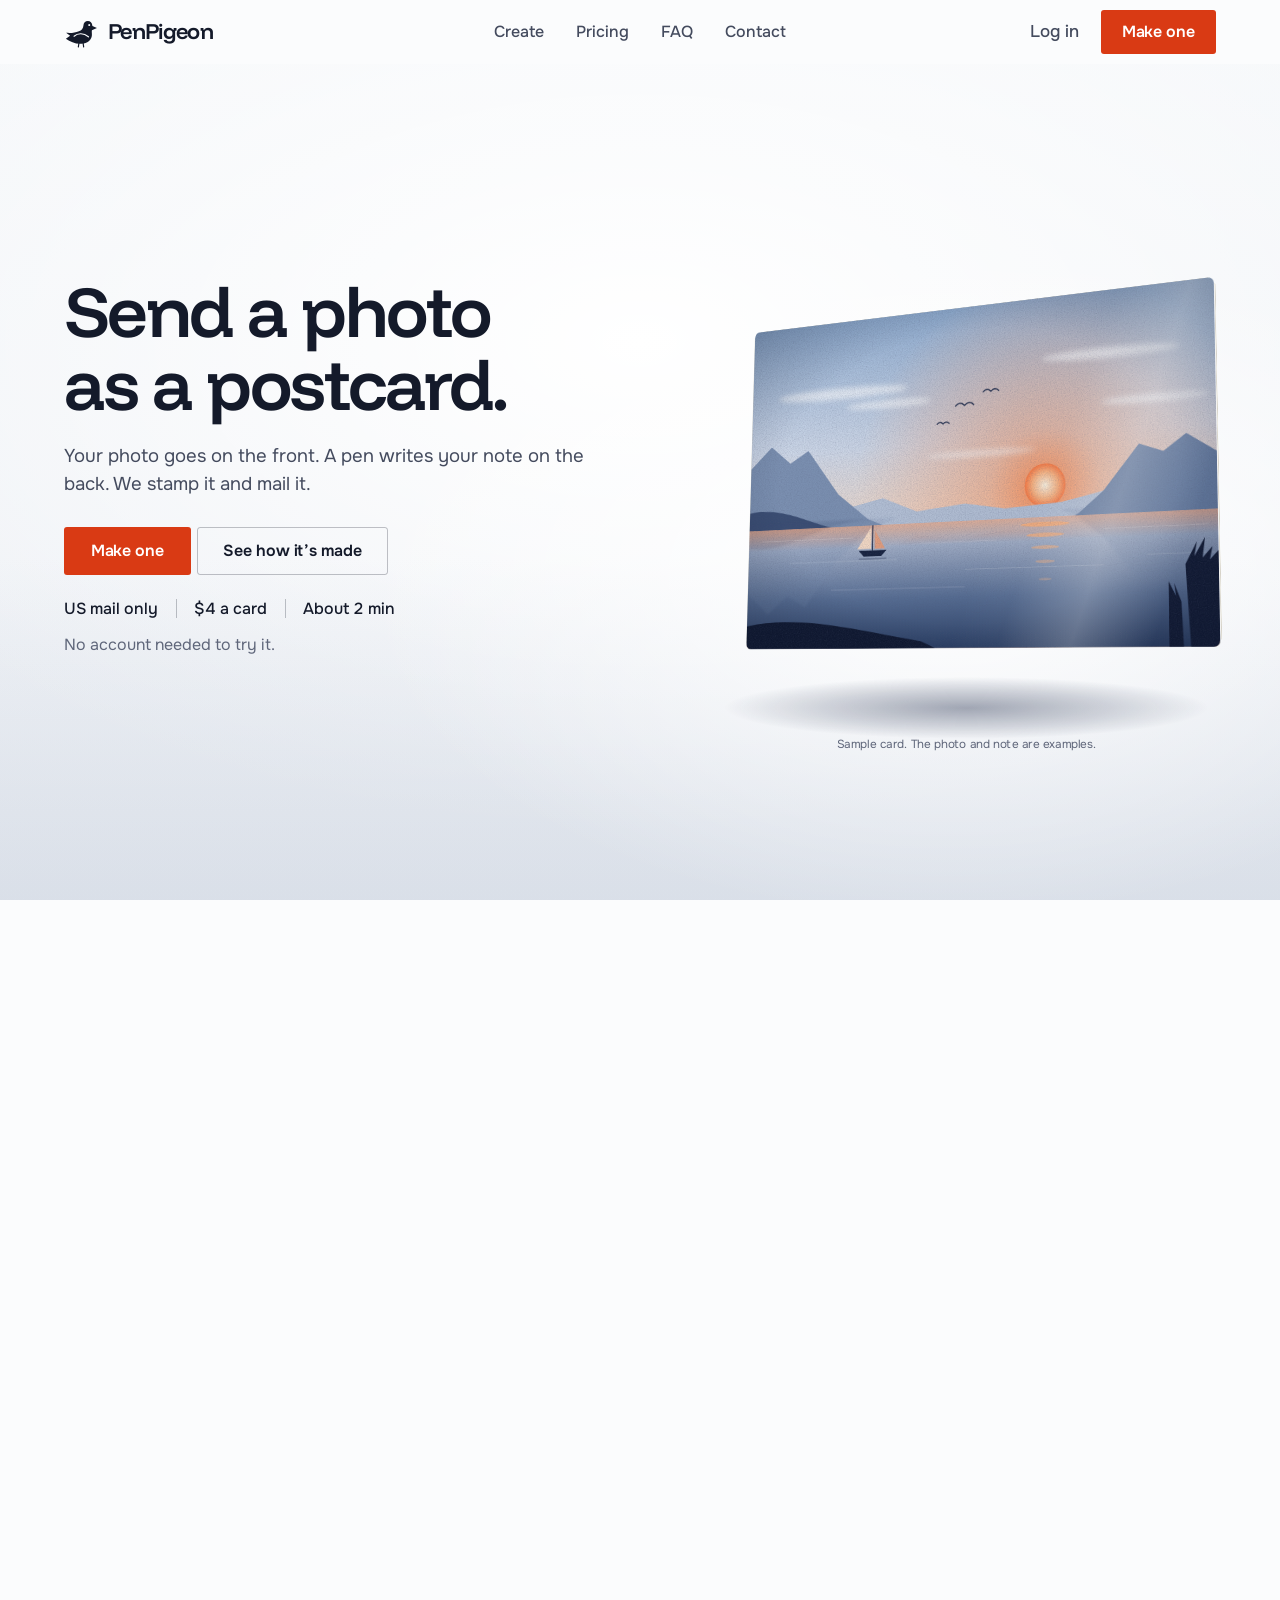
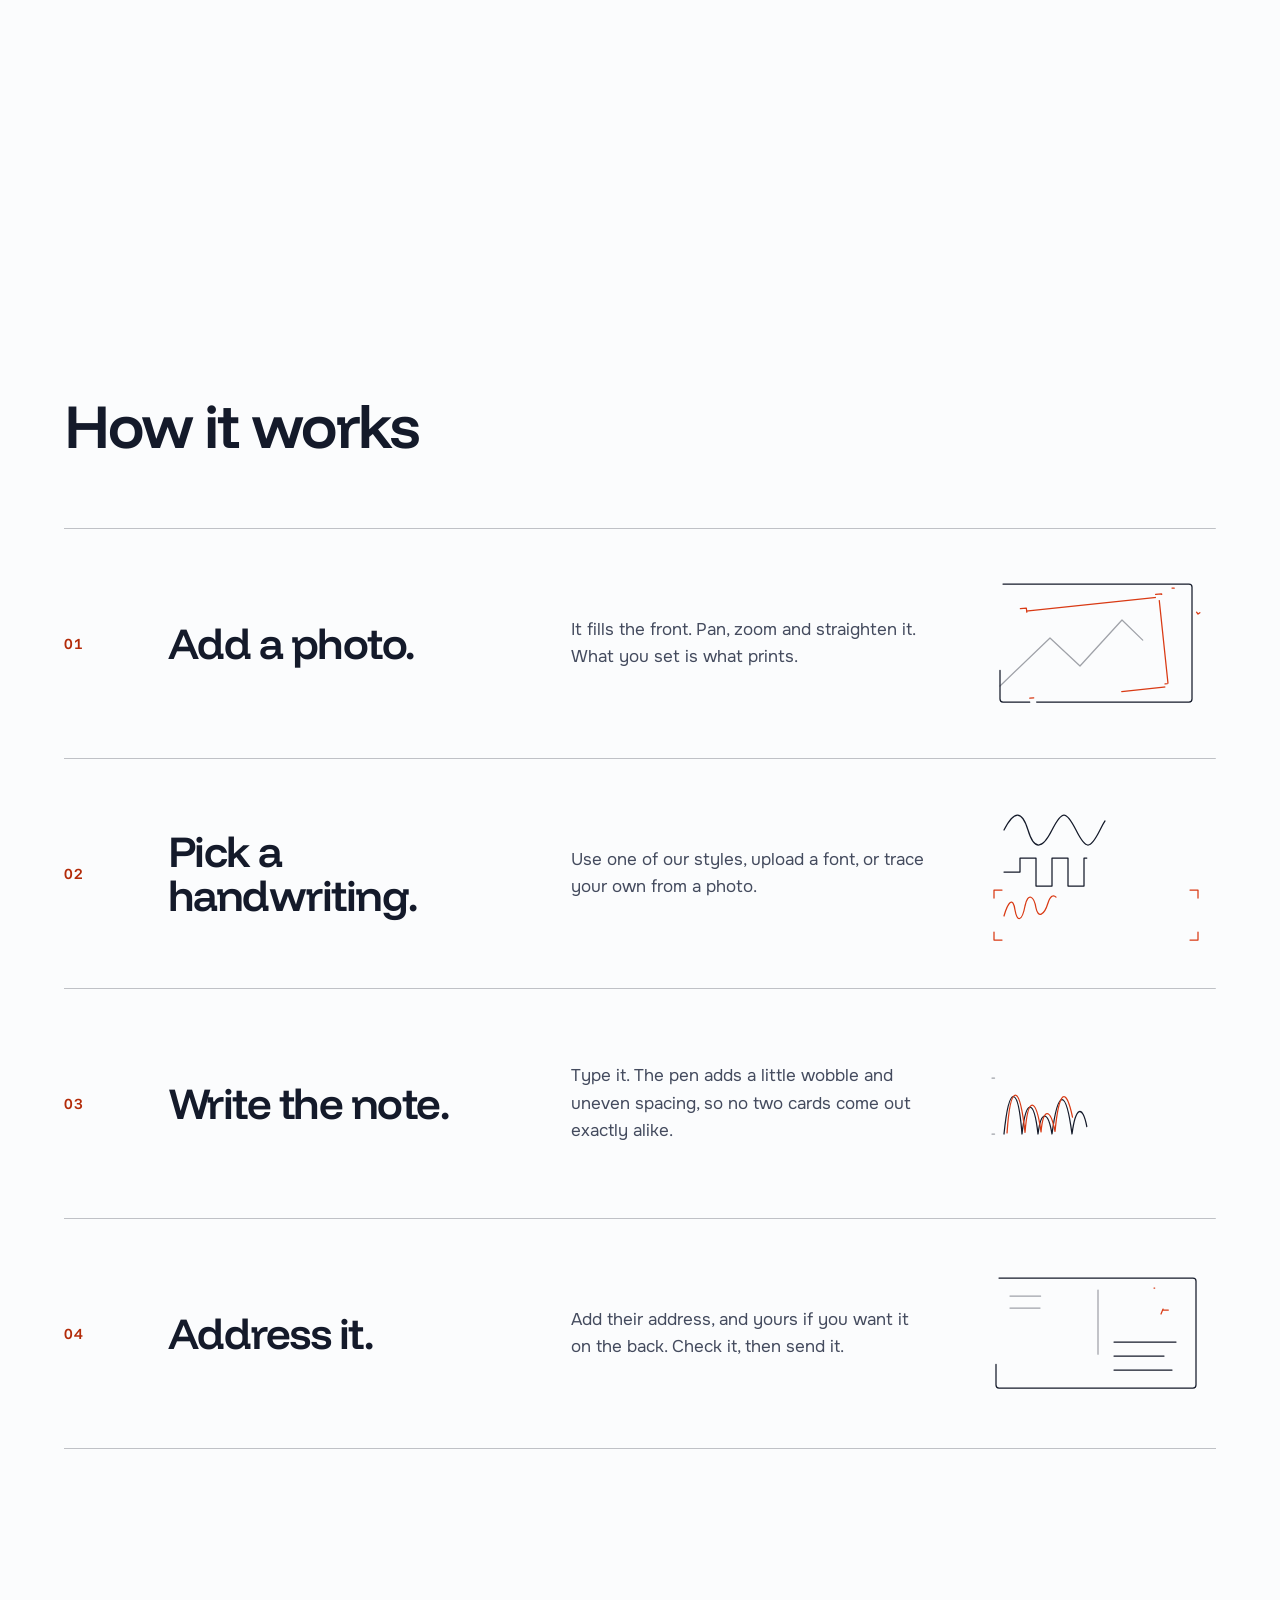
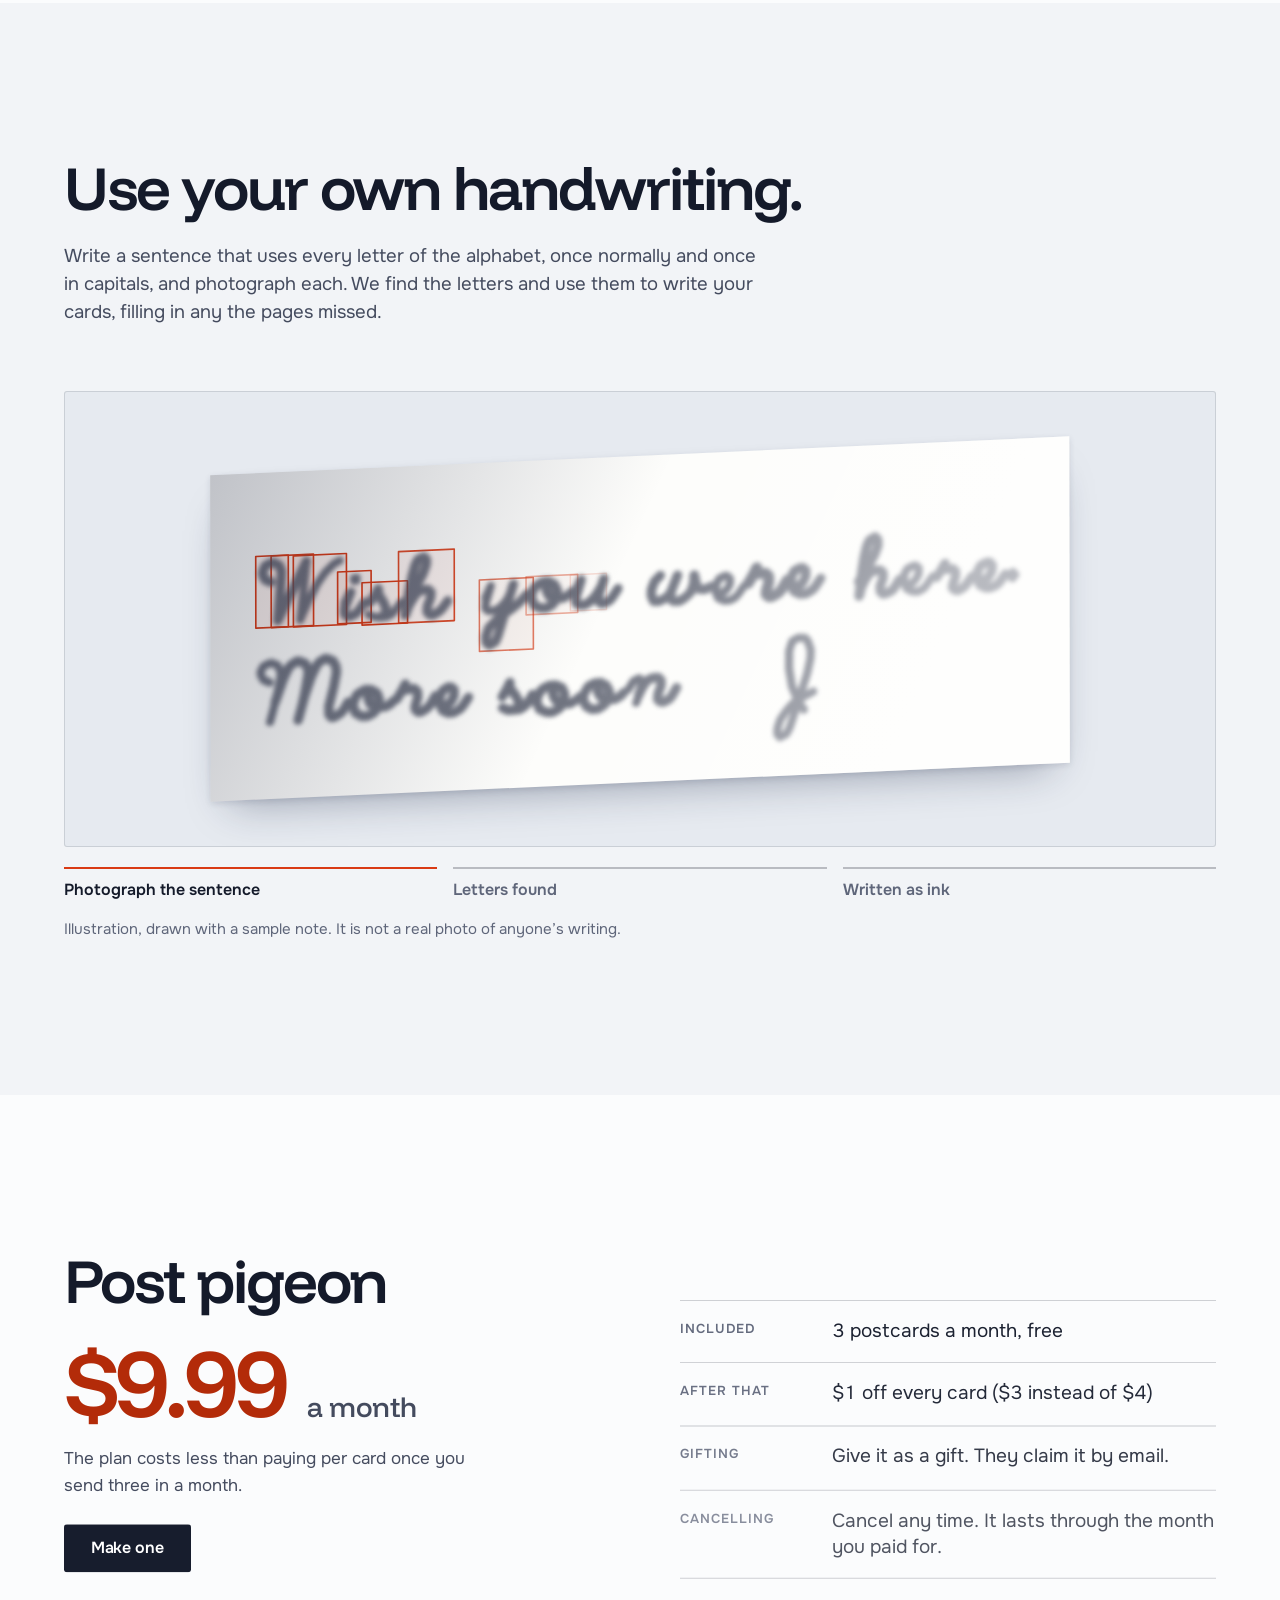
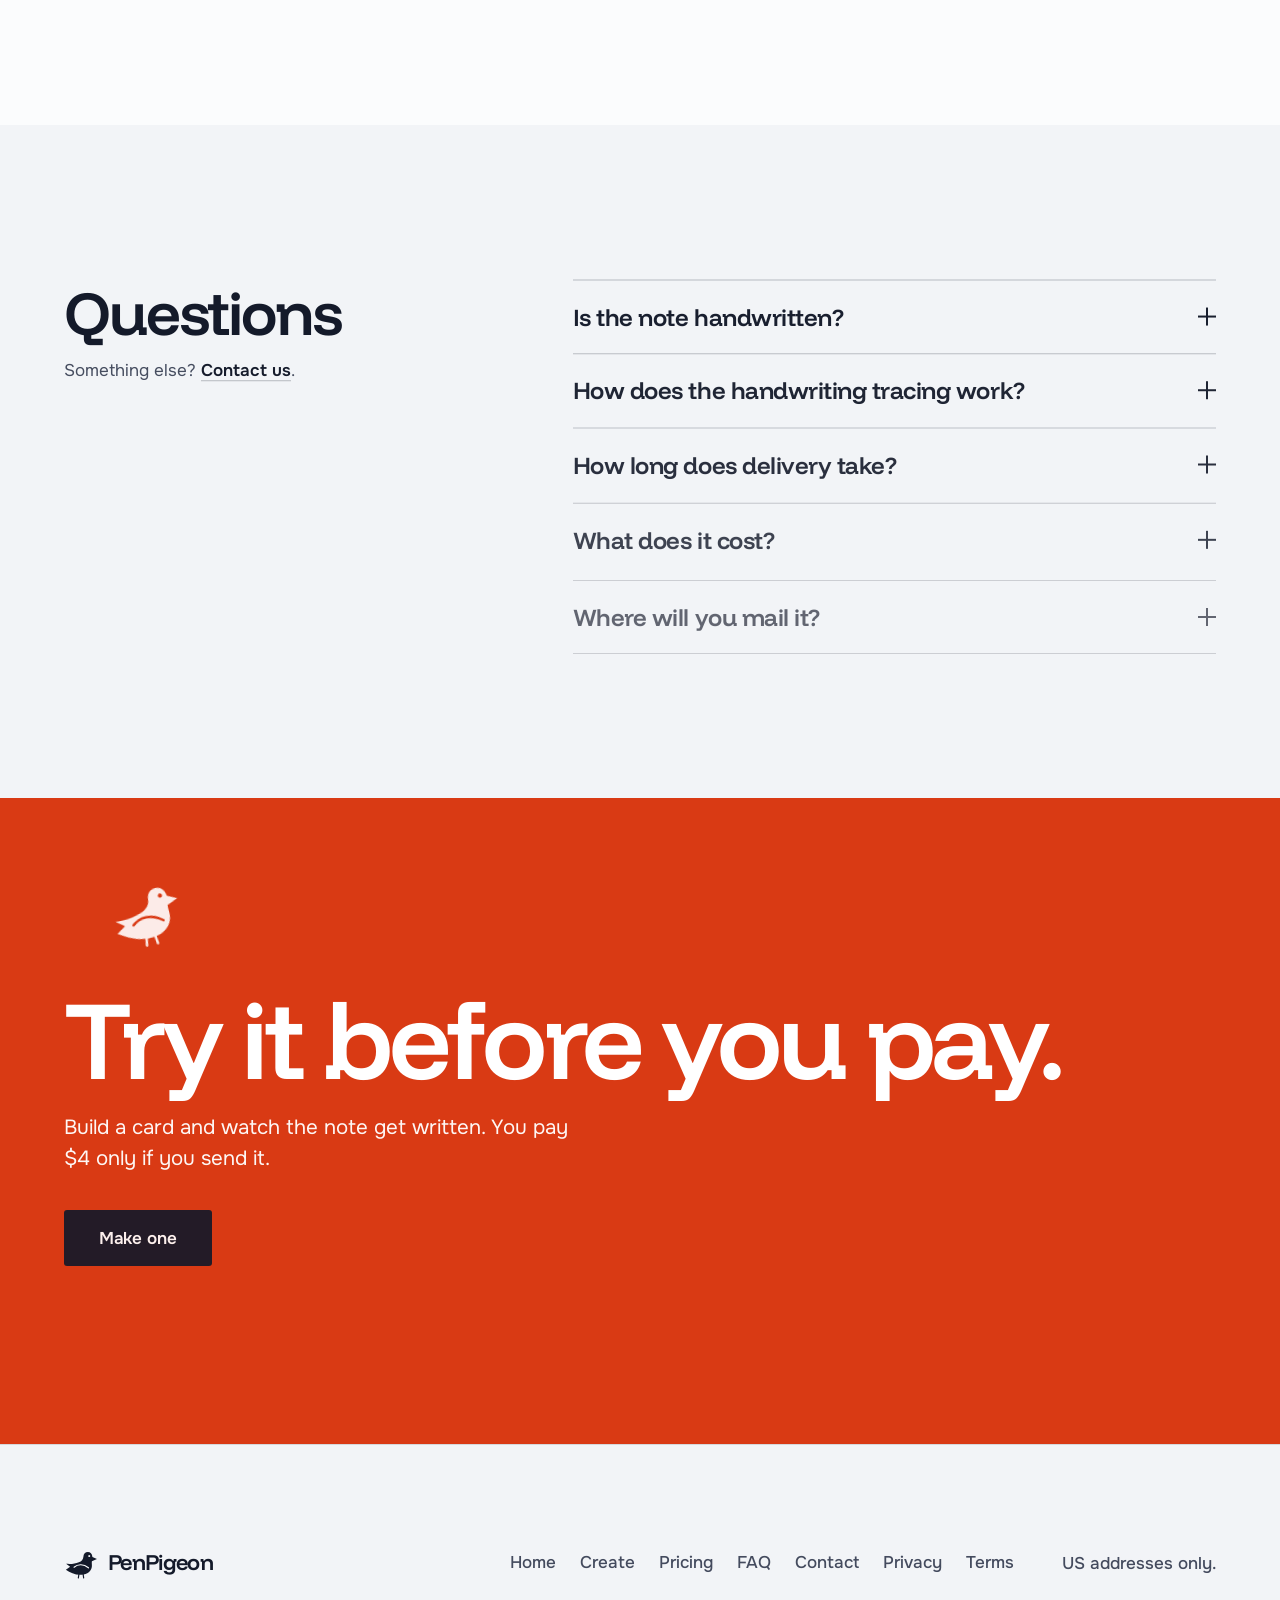
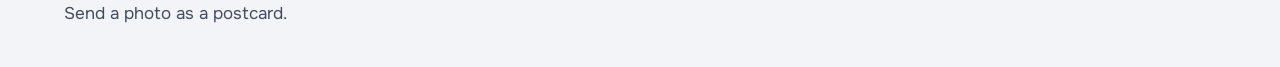
<file: 08-studio/index.html>
<!doctype html>
<html lang="en">
<head>
<meta charset="utf-8">
<meta name="viewport" content="width=device-width, initial-scale=1">
<title>PenPigeon: Send a photo as a postcard</title>
<meta name="description" content="Your photo goes on the front. A pen writes your note on the back. We stamp it and mail it. $4 a card, US addresses only.">
<meta name="color-scheme" content="light">
<meta name="theme-color" content="#f2f4f7">
<link rel="icon" href="data:image/svg+xml,%3Csvg xmlns='http://www.w3.org/2000/svg' viewBox='0 0 64 64'%3E%3Crect width='64' height='64' rx='12' fill='%23d93a14'/%3E%3Cpath fill='%23fff' d='M62 24.5 53.5 20.5C53 15 49.500 11.500 45 11.500 40 11.500 36.800 15 36.500 20 36.300 25 33 28.500 28 30.500 21 33 14 34.500 4 33.500L11.500 39 3.500 44.500C12 50 22 55 33 54 44 53 52 46 52.500 38 52.700 34 52 31.500 52.500 28.500L53.500 28.200Z' transform='translate(2 -4) scale(.94)'/%3E%3C/svg%3E">
<link rel="preconnect" href="https://fonts.googleapis.com">
<link rel="preconnect" href="https://fonts.gstatic.com" crossorigin>
<link href="https://fonts.googleapis.com/css2?family=Funnel+Display:wght@300..800&family=Onest:wght@400..700&display=swap" rel="stylesheet">
<script>document.documentElement.classList.add('js');</script>
<link rel="stylesheet" href="style.css">
</head>
<body>
<a class="skip" href="#main">Skip to content</a>

<!-- Shared pigeon mark: head to the right, eye as a hole, wing line cut in --cut -->
<svg width="0" height="0" style="position:absolute" aria-hidden="true" focusable="false">
  <defs>
    <symbol id="pp-mark" viewBox="0 0 64 64">
      <path fill="currentColor" fill-rule="evenodd" d="M62 24.5 53.5 20.5C53 15 49.500 11.500 45 11.500 40 11.500 36.800 15 36.500 20 36.300 25 33 28.500 28 30.500 21 33 14 34.500 4 33.500L11.500 39 3.500 44.500C12 50 22 55 33 54 44 54 52 46.500 52.500 38 52.700 34 52 31.500 52.500 28.500L53.500 28.200ZM47.500 17.100a1.900 1.900 0 1 0 0.010 0Z"/>
      <path d="M19 40C26 33.500 37 33.500 46 41" fill="none" stroke="var(--cut, #fff)" stroke-width="2.200" stroke-linecap="round"/>
      <path d="M28 53.500 27 60M36 53 37 60" fill="none" stroke="currentColor" stroke-width="2.200" stroke-linecap="round"/>
    </symbol>
  </defs>
</svg>

<header class="nav" id="nav">
  <a class="brand" href="#top" aria-label="PenPigeon, home">
    <svg class="brand__mark" aria-hidden="true" focusable="false"><use href="#pp-mark"/></svg>
    <span class="brand__name" translate="no">PenPigeon</span>
  </a>
  <nav class="nav__links" id="primary-nav" aria-label="Primary">
    <a href="../../create.html">Create</a>
    <a href="#pricing">Pricing</a>
    <a href="#faq">FAQ</a>
    <a href="../../contact.html">Contact</a>
    <a class="nav__login nav__login--menu" href="../../login.html">Log in</a>
  </nav>
  <div class="nav__actions">
    <a class="nav__login" href="../../login.html">Log in</a>
    <span class="magnet"><a class="btn btn--primary btn--sm" href="../../create.html"><span class="btn__label">Make one</span></a></span>
    <button class="nav__toggle" type="button" aria-expanded="false" aria-controls="primary-nav">Menu</button>
  </div>
</header>

<main id="main" tabindex="-1">

  <!-- ============ STAGE: hero, the card turning, and the price, in one pinned frame ============ -->
  <div class="stage" id="top">
    <div class="stage__light" aria-hidden="true"></div>

    <section class="hero" aria-labelledby="hero-title">
      <div class="hero__inner">
        <h1 id="hero-title" data-split>Send a photo as a postcard.</h1>
        <p class="sub hero__sub">Your photo goes on the front. A pen writes your note on the back. We stamp it and mail it.</p>
        <div class="cta-row hero__cta">
          <span class="magnet"><a class="btn btn--primary" href="../../create.html"><span class="btn__label">Make one</span></a></span>
          <span class="magnet"><a class="btn btn--ghost" href="#how"><span class="btn__label">See how it&rsquo;s made</span></a></span>
        </div>
        <ul class="facts hero__facts" aria-label="At a glance">
          <li>US&nbsp;mail only</li>
          <li>$4&nbsp;a&nbsp;card</li>
          <li>About 2&nbsp;min</li>
        </ul>
        <p class="hero__note">No account needed to try it.</p>
      </div>
    </section>

    <div class="obj-wrap" id="object">
      <div class="obj">
        <div class="obj__lift" role="img" aria-label="A sample postcard. The front is a printed photo of a lake at sunset. The back has a pen-drawn note that reads: Wish you were here. More soon, J. A stamp and a postmark sit in the top corner.">
          <div class="obj__tilt">
            <div class="obj__float">
              <div class="card">

                <!-- FRONT: sample photo, drawn in SVG -->
                <div class="face face--front">
                  <svg class="photo" viewBox="0 0 600 400" preserveAspectRatio="xMidYMid slice" aria-hidden="true" focusable="false">
                    <defs>
                      <linearGradient id="ph-sky" x1="0" y1="0" x2="0" y2="1">
                        <stop offset="0" stop-color="#93b0d3"/>
                        <stop offset=".4" stop-color="#cfd9e9"/>
                        <stop offset=".66" stop-color="#f4dccb"/>
                        <stop offset="1" stop-color="#f6bf9b"/>
                      </linearGradient>
                      <radialGradient id="ph-glow" cx="400" cy="222" r="250" gradientUnits="userSpaceOnUse">
                        <stop offset="0" stop-color="#ff8a4d" stop-opacity=".95"/>
                        <stop offset=".28" stop-color="#ff9d68" stop-opacity=".5"/>
                        <stop offset="1" stop-color="#ffb58a" stop-opacity="0"/>
                      </radialGradient>
                      <radialGradient id="ph-sun" cx=".5" cy=".5" r=".5">
                        <stop offset="0" stop-color="#fff6e3"/>
                        <stop offset=".6" stop-color="#ffb783"/>
                        <stop offset="1" stop-color="#ff7a40"/>
                      </radialGradient>
                      <linearGradient id="ph-lake" x1="0" y1="0" x2="0" y2="1">
                        <stop offset="0" stop-color="#efae8d"/>
                        <stop offset=".18" stop-color="#a3b0c8"/>
                        <stop offset=".6" stop-color="#586f95"/>
                        <stop offset="1" stop-color="#2c4167"/>
                      </linearGradient>
                      <radialGradient id="ph-vig" cx=".5" cy=".5" r=".78">
                        <stop offset=".55" stop-color="#0a1228" stop-opacity="0"/>
                        <stop offset="1" stop-color="#0a1228" stop-opacity=".34"/>
                      </radialGradient>
                      <filter id="ph-grain" x="0" y="0" width="100%" height="100%">
                        <feTurbulence type="fractalNoise" baseFrequency=".9" numOctaves="2" seed="7"/>
                        <feColorMatrix type="matrix" values="0 0 0 0 .08  0 0 0 0 .1  0 0 0 0 .18  0 0 0 .9 -.34"/>
                      </filter>
                      <filter id="ph-soft" x="-20%" y="-50%" width="140%" height="200%"><feGaussianBlur stdDeviation="3.2"/></filter>
                      <filter id="ph-soft2" x="-10%" y="-10%" width="120%" height="120%"><feGaussianBlur stdDeviation="1.6"/></filter>
                      <g id="ph-mtns">
                        <path d="M0 240 L36 226 L66 234 L104 214 L140 232 L190 222 L236 240 L300 234 L350 242 L420 238 L470 228 L520 236 L560 222 L600 232 V256 H0Z" fill="#b6c3d8"/>
                        <path d="M0 262 V176 L30 150 L58 172 L84 158 L128 214 L170 246 L210 262Z" fill="#7c91b2"/>
                        <path d="M600 262 V192 L566 170 L540 188 L512 178 L470 228 L440 252 L420 262Z" fill="#687fa4"/>
                        <path d="M0 262 V232 C40 226 70 240 110 252 C150 262 180 262 210 262Z" fill="#3a4d73"/>
                      </g>
                    </defs>
                    <rect width="600" height="400" fill="url(#ph-sky)"/>
                    <rect width="600" height="400" fill="url(#ph-glow)"/>
                    <g fill="#fff" opacity=".6" filter="url(#ph-soft)">
                      <ellipse cx="130" cy="90" rx="92" ry="7"/><ellipse cx="196" cy="108" rx="58" ry="5"/>
                      <ellipse cx="478" cy="72" rx="82" ry="6"/><ellipse cx="530" cy="128" rx="62" ry="4.500"/>
                      <ellipse cx="318" cy="176" rx="70" ry="4" opacity=".8"/>
                    </g>
                    <circle cx="400" cy="218" r="25" fill="url(#ph-sun)"/>
                    <use href="#ph-mtns"/>
                    <rect y="254" width="600" height="146" fill="url(#ph-lake)"/>
                    <g opacity=".2" filter="url(#ph-soft2)"><use href="#ph-mtns" transform="translate(0 508) scale(1 -1)"/></g>
                    <g fill="#ffb27a">
                      <ellipse cx="400" cy="262" rx="30" ry="2.600" opacity=".9"/>
                      <ellipse cx="400" cy="274" rx="23" ry="2.300" opacity=".75"/>
                      <ellipse cx="400" cy="288" rx="17" ry="2" opacity=".6"/>
                      <ellipse cx="400" cy="304" rx="12" ry="1.800" opacity=".45"/>
                      <ellipse cx="400" cy="324" rx="8" ry="1.500" opacity=".32"/>
                    </g>
                    <g stroke="#fff" stroke-width="1" opacity=".16" fill="none">
                      <path d="M20 268 H150M240 278 H340M470 270 H590M60 296 H210M300 310 H470M520 300 H600M120 330 H300"/>
                    </g>
                    <g>
                      <path d="M158 284 L196 284 L189 291 L165 291Z" fill="#17223f"/>
                      <path d="M177 254 V284" stroke="#17223f" stroke-width="1.400"/>
                      <path d="M175 256 V282 L156 282Z" fill="#f7dcc6"/>
                      <path d="M180 260 V282 L194 282Z" fill="#e6a07f"/>
                      <path d="M158 294 L196 294" stroke="#17223f" stroke-width="2" opacity=".25"/>
                    </g>
                    <g fill="none" stroke="#2a3552" stroke-width="1.500" stroke-linecap="round">
                      <path d="M286 118 q6 -6 12 0 q6 -6 12 0"/><path d="M322 104 q5 -5 10 0 q5 -5 10 0"/><path d="M262 138 q4 -4 8 0 q4 -4 8 0"/>
                    </g>
                    <path d="M600 400 V298 L590 308 L593 294 L582 306 L585 284 L573 304 L576 288 L563 312 L568 400Z" fill="#111a33"/>
                    <path d="M600 400 V318 L606 318Z M544 400 V330 L552 346 L550 332 L558 352 L560 400Z" fill="#111a33"/>
                    <path d="M0 400 V372 C80 358 164 380 244 392 L262 400Z" fill="#0f1830"/>
                    <rect width="600" height="400" filter="url(#ph-grain)" opacity=".55"/>
                    <rect width="600" height="400" fill="url(#ph-vig)"/>
                  </svg>
                  <i class="anchor" data-anchor="print" style="left:66.500%;top:54.500%"></i>
                  <div class="sheen"><i></i></div>
                  <div class="shade"></div>
                </div>

                <!-- BACK: note, address, stamp, postmark -->
                <div class="face face--back">
                  <div class="back__divider"></div>
                  <svg class="note" viewBox="0 0 563.2 175.2" fill="none" stroke="currentColor" stroke-linecap="round" stroke-linejoin="round" aria-hidden="true" focusable="false">
                    <g class="note__paths"><path d="M 10.52,47.95 L 6.56,46.09 L 4.56,41.86 L 4.76,39.98 L 6.66,35.78 L 10.72,33.95 L 12.79,33.72 L 16.76,36.06 L 18.49,40.16 L 18.26,46.08 L 15.73,76.23" stroke-width="2.11"/>
<path d="M 36.72,33.94 L 15.85,76.38" stroke-width="1.97"/>
<path d="M 36.93,34.18 L 32.28,76.36" stroke-width="1.77"/>
<path d="M 61.21,34.51 L 57.01,36.59 L 50.77,42.47 L 44.80,50.68 L 38.58,62.53 L 32.21,76.51" stroke-width="1.78"/>
<path d="M 71.83,47.84 L 71.91,49.70 L 73.60,49.64 L 73.60,47.79 L 71.69,48.01" stroke-width="1.78"/>
<path d="M 65.15,65.98 L 69.28,58.13 L 64.71,69.89 L 64.79,73.64 L 66.95,75.78 L 69.04,75.83 L 73.00,73.91 L 75.01,71.94 L 79.26,66.04" stroke-width="1.96"/>
<path d="M 83.24,66.36 L 87.34,60.44 L 89.50,56.51 L 89.63,60.41 L 93.53,67.00 L 95.26,71.42 L 95.03,75.57 L 91.00,77.26" stroke-width="1.94"/>
<path d="M 82.61,74.98 L 86.70,77.01 L 95.16,77.51 L 99.32,75.66 L 101.46,73.37 L 106.05,67.23" stroke-width="1.75"/>
<path d="M 109.92,66.37 L 113.99,60.23 L 120.55,50.51 L 122.59,46.43 L 124.78,40.24 L 124.83,36.56 L 122.99,34.68 L 118.74,36.30 L 116.69,40.18 L 114.38,48.23 L 111.94,60.45 L 109.35,76.50" stroke-width="2.17"/>
<path d="M 109.31,76.52 L 111.66,70.55 L 113.89,66.44 L 118.05,60.45 L 122.12,58.71 L 126.09,58.70 L 128.23,60.77 L 127.92,64.81 L 125.54,70.95 L 125.40,75.03 L 127.44,77.25 L 129.77,77.45 L 133.85,75.31 L 136.13,73.39 L 140.49,67.65" stroke-width="1.96"/>
<path d="M 168.26,66.43 L 172.12,58.09 L 168.41,70.57 L 168.19,74.36 L 170.18,76.38 L 174.49,76.41 L 178.84,74.34 L 182.85,70.17 L 186.94,63.79" stroke-width="1.91"/>
<path d="M 188.71,57.63 L 177.23,94.97 L 175.41,99.17 L 171.11,101.46 L 168.77,99.27 L 168.48,94.90 L 170.59,88.81 L 176.91,82.63 L 182.94,78.36 L 186.82,75.99 L 192.80,71.47 L 198.85,65.17" stroke-width="2.01"/>
<path d="M 214.61,56.77 L 210.38,56.90 L 206.18,59.10 L 204.04,61.17 L 202.08,65.48 L 202.24,69.87 L 204.57,74.11 L 208.69,75.93 L 212.84,76.17 L 216.95,74.10 L 219.14,71.83 L 221.07,67.62 L 220.88,63.20 L 218.68,59.06 L 214.55,56.77 L 212.78,59.13 L 212.93,63.52 L 215.13,67.81 L 219.42,69.57 L 225.58,69.21 L 229.64,66.93 L 231.93,64.92" stroke-width="2.01"/>
<path d="M 234.64,64.69 L 238.43,56.68 L 234.77,68.81 L 234.76,73.07 L 237.00,75.11 L 241.02,75.13 L 244.90,72.91 L 249.05,68.73 L 253.09,62.51" stroke-width="2.00"/>
<path d="M 255.22,56.55 L 251.29,68.66 L 251.28,72.80 L 253.42,74.71 L 255.52,74.58 L 259.61,72.47 L 261.38,70.45 L 265.49,64.33" stroke-width="2.15"/>
<path d="M 296.63,56.11 L 292.40,60.21 L 290.10,66.18 L 290.03,70.58 L 291.86,74.76 L 295.75,74.89 L 300.25,73.03 L 304.50,68.93" stroke-width="2.04"/>
<path d="M 309.25,56.54 L 304.31,68.75 L 304.00,72.80 L 306.07,75.24 L 310.51,75.49 L 314.55,73.30 L 318.86,69.45 L 321.17,63.43 L 321.57,57.30" stroke-width="2.16"/>
<path d="M 321.53,56.98 L 323.41,65.30 L 325.42,67.42 L 329.49,67.76 L 333.81,65.83" stroke-width="2.02"/>
<path d="M 339.28,72.08 L 343.38,70.18 L 345.42,68.59 L 347.72,64.79 L 347.83,60.76 L 345.72,58.72 L 343.99,58.50 L 339.78,60.47 L 337.71,64.16 L 337.33,70.33 L 339.27,74.56 L 343.43,76.61 L 347.66,76.53 L 351.47,74.72 L 353.64,72.65 L 357.97,66.71" stroke-width="1.81"/>
<path d="M 361.20,64.78 L 365.15,58.33 L 367.33,53.69 L 367.24,57.98 L 374.02,57.98 L 376.16,60.26 L 376.31,64.40 L 374.40,71.04 L 374.30,73.40 L 376.40,75.29 L 378.95,75.13 L 383.24,72.91 L 385.43,70.70 L 389.71,63.88" stroke-width="2.21"/>
<path d="M 395.02,69.95 L 399.19,67.85 L 401.16,65.91 L 403.37,61.52 L 403.35,57.19 L 401.07,55.10 L 398.86,55.26 L 394.85,57.38 L 392.90,61.38 L 392.90,67.90 L 395.01,72.23 L 399.29,74.37 L 403.63,74.15 L 408.03,71.86 L 410.23,69.71 L 414.42,63.52" stroke-width="2.18"/>
<path d="M 442.27,67.15 L 446.18,61.19 L 452.25,51.05 L 454.28,47.20 L 456.40,41.42 L 456.24,37.16 L 454.37,35.03 L 450.28,37.15 L 448.31,41.24 L 446.32,49.42 L 444.38,61.56 L 442.60,77.60" stroke-width="2.13"/>
<path d="M 442.68,77.59 L 444.31,71.25 L 446.50,67.01 L 450.33,61.30 L 454.33,59.41 L 458.15,59.49 L 460.11,61.58 L 460.20,65.28 L 458.03,71.16 L 458.20,74.92 L 460.01,76.87 L 462.12,76.90 L 466.17,75.22 L 468.10,73.33 L 472.18,67.02" stroke-width="2.07"/>
<path d="M 477.42,71.96 L 481.72,69.88 L 483.83,67.89 L 486.29,63.63 L 486.38,59.32 L 484.35,57.43 L 482.15,57.42 L 478.04,59.30 L 475.77,63.26 L 475.73,69.44 L 477.63,73.89 L 481.65,76.16 L 485.80,76.50 L 490.11,74.23 L 491.95,72.07 L 496.56,65.82" stroke-width="1.76"/>
<path d="M 499.51,66.58 L 503.44,60.57 L 505.60,56.79 L 505.30,60.83 L 511.35,61.06 L 513.37,62.94 L 513.36,66.83 L 511.34,72.59 L 511.11,74.74 L 513.24,76.63 L 515.41,76.91 L 519.27,74.96 L 521.15,73.02 L 525.42,67.25" stroke-width="2.07"/>
<path d="M 531.28,71.72 L 535.66,69.80 L 537.92,67.58 L 540.02,63.72 L 540.29,59.56 L 538.39,57.39 L 536.38,57.31 L 532.05,59.24 L 529.61,63.21 L 529.60,69.46 L 531.30,73.63 L 535.20,75.79 L 539.12,75.99 L 543.53,74.18 L 545.61,72.37 L 549.91,66.50" stroke-width="1.95"/>
<path d="M 555.49,65.46 L 553.09,67.65 L 555.22,69.67 L 557.22,67.39 L 555.34,65.21" stroke-width="1.76"/>
<path d="M 9.60,121.49 L 5.36,119.63 L 3.22,115.75 L 2.98,113.49 L 4.94,109.56 L 9.24,107.58 L 11.25,107.25 L 15.46,109.24 L 17.69,113.46 L 17.67,117.38 L 15.68,127.81 L 13.92,135.77 L 9.96,150.35" stroke-width="1.79"/>
<path d="M 13.83,135.89 L 19.67,119.59 L 23.59,111.28 L 25.60,109.28 L 29.82,106.79 L 31.66,106.94 L 35.74,108.90 L 37.93,112.82 L 37.95,116.80 L 36.11,127.14 L 34.50,135.52 L 30.59,149.88" stroke-width="1.98"/>
<path d="M 34.37,135.51 L 40.16,118.88 L 44.29,110.44 L 46.15,108.15 L 49.97,105.90 L 51.86,105.93 L 56.23,108.01 L 58.35,112.06 L 58.71,116.33 L 56.79,126.51 L 53.13,140.84 L 53.24,146.91 L 55.08,149.16 L 57.10,148.90 L 61.41,146.60 L 63.47,144.67 L 67.11,138.56" stroke-width="2.16"/>
<path d="M 83.90,130.26 L 79.72,129.97 L 75.46,132.03 L 73.29,133.89 L 71.32,138.25 L 70.96,142.27 L 72.74,146.71 L 77.04,149.21 L 81.36,149.48 L 85.40,147.54 L 87.58,145.59 L 89.68,141.13 L 90.07,137.18 L 88.33,132.73 L 83.97,130.25 L 82.03,132.44 L 81.85,136.43 L 83.76,140.87 L 87.91,142.90 L 94.23,143.12 L 98.36,141.26 L 100.23,139.24" stroke-width="2.17"/>
<path d="M 102.86,138.06 L 106.97,131.59 L 109.29,127.21 L 109.25,131.36 L 115.69,130.85 L 118.08,133.01 L 118.32,137.45 L 116.44,143.80 L 116.69,146.13 L 118.92,148.18 L 121.15,147.98 L 125.26,145.52 L 127.50,143.24 L 131.33,136.76" stroke-width="2.03"/>
<path d="M 136.68,145.26 L 140.82,143.32 L 142.89,141.44 L 145.03,137.20 L 145.00,132.84 L 142.76,130.92 L 140.57,130.79 L 136.65,133.19 L 134.49,137.54 L 134.72,143.46 L 136.73,147.79 L 140.74,149.75 L 145.05,149.58 L 149.24,147.39 L 151.44,145.10 L 155.60,139.04" stroke-width="1.96"/>
<path d="M 180.46,139.69 L 184.21,133.38 L 186.00,129.46 L 186.00,133.59 L 190.36,139.50 L 192.47,143.55 L 192.67,147.46 L 188.83,149.76" stroke-width="2.09"/>
<path d="M 180.72,147.81 L 184.70,149.77 L 193.04,149.48 L 196.91,147.34 L 198.76,145.39 L 202.64,139.06" stroke-width="2.05"/>
<path d="M 219.70,132.94 L 215.27,133.01 L 210.73,134.79 L 208.59,136.73 L 206.10,141.27 L 205.89,145.55 L 207.89,150.01 L 212.57,152.39 L 217.04,152.74 L 221.58,150.53 L 223.91,148.37 L 225.99,143.88 L 226.21,139.74 L 224.30,135.30 L 219.75,133.05 L 217.55,135.04 L 217.57,139.60 L 219.58,144.07 L 223.81,146.55 L 230.27,146.87 L 234.86,144.45 L 237.23,142.43" stroke-width="2.14"/>
<path d="M 252.93,132.74 L 248.50,132.78 L 244.02,134.81 L 242.21,137.20 L 240.11,141.38 L 239.95,145.35 L 242.32,149.50 L 246.40,151.89 L 250.70,151.67 L 254.78,149.40 L 256.76,147.53 L 259.14,143.33 L 258.99,139.18 L 256.67,134.94 L 252.47,132.85 L 250.35,134.91 L 250.43,139.10 L 252.69,143.14 L 257.02,145.41 L 263.36,145.14 L 267.43,142.89 L 269.71,140.65" stroke-width="1.99"/>
<path d="M 272.99,138.51 L 276.75,132.67 L 280.77,130.71 L 282.91,132.96 L 282.67,134.62 L 280.86,142.79 L 278.82,148.55" stroke-width="1.87"/>
<path d="M 280.65,142.77 L 282.66,138.58 L 286.57,132.71 L 290.73,130.84 L 294.94,130.80 L 297.02,132.97 L 296.99,137.05 L 294.81,142.76 L 294.55,146.74 L 296.66,148.61 L 298.90,148.88 L 302.92,147.05 L 304.69,145.06 L 308.47,138.84" stroke-width="1.99"/>
<path d="M 401.90,159.13 L 397.43,152.42 L 393.13,141.57 L 391.05,128.46 L 391.16,115.40 L 393.45,108.53 L 397.79,106.26 L 402.53,106.62 L 404.62,108.70 L 406.98,115.41 L 406.73,121.85 L 404.31,132.82 L 397.85,152.55 L 393.47,165.76 L 391.25,172.32 L 388.81,176.46 L 384.37,178.47 L 382.44,176.14 L 382.43,172.01 L 384.53,165.66 L 389.18,159.16 L 393.35,154.57 L 399.96,150.45 L 408.71,146.23" stroke-width="1.77"/></g>
                    <circle class="pen" cx="10" cy="40" r="5.500"/>
                  </svg>
                  <div class="back__brand" aria-hidden="true">
                    <svg class="back__mark" focusable="false"><use href="#pp-mark"/></svg>
                    <span>PenPigeon</span>
                  </div>
                  <div class="back__addr" aria-hidden="true">
                    <span>June Marlowe</span>
                    <span>14 Alder Street</span>
                    <span>Duluth, MN 55802</span>
                  </div>
                  <svg class="cancel" viewBox="0 0 160 60" fill="none" stroke="currentColor" stroke-width="2.200" stroke-linecap="round" aria-hidden="true" focusable="false">
                    <path d="M2 8 q10 -7 20 0 t20 0 t20 0 t20 0 t20 0 t20 0 t20 0"/>
                    <path d="M2 21 q10 -7 20 0 t20 0 t20 0 t20 0 t20 0 t20 0 t20 0"/>
                    <path d="M2 34 q10 -7 20 0 t20 0 t20 0 t20 0 t20 0 t20 0 t20 0"/>
                    <path d="M2 47 q10 -7 20 0 t20 0 t20 0 t20 0 t20 0 t20 0 t20 0"/>
                  </svg>
                  <svg class="postmark" viewBox="0 0 100 100" fill="none" stroke="currentColor" aria-hidden="true" focusable="false">
                    <circle cx="50" cy="50" r="45" stroke-width="2.400"/>
                    <circle cx="50" cy="50" r="34" stroke-width="1.300"/>
                    <path id="pm-arc" d="M12.500 50 A37.500 37.500 0 0 1 87.500 50" stroke="none"/>
                    <text font-size="8.300" font-weight="700" letter-spacing=".9" fill="currentColor" stroke="none"><textPath href="#pm-arc" startOffset="50%" text-anchor="middle">PENPIGEON PROCESSED</textPath></text>
                    <path d="M16 62 H84" stroke-width="1.200"/>
                    <use href="#pp-mark" x="33" y="33" width="34" height="34" fill="currentColor" stroke="none" style="--cut:var(--card-paper)"/>
                  </svg>
                  <div class="stamp" aria-hidden="true">
                    <svg viewBox="0 0 100 118" focusable="false">
                      <defs>
                        <pattern id="st-ph" width="10" height="10" patternUnits="userSpaceOnUse"><circle cx="5" cy="0" r="3.300" fill="#000"/></pattern>
                        <pattern id="st-pv" width="10" height="11.800" patternUnits="userSpaceOnUse"><circle cx="0" cy="5.900" r="3.300" fill="#000"/></pattern>
                        <mask id="st-mask" maskUnits="userSpaceOnUse" x="0" y="0" width="100" height="118">
                          <rect width="100" height="118" fill="#fff"/>
                          <rect x="0" y="-3.300" width="100" height="6.600" fill="url(#st-ph)"/>
                          <rect x="0" y="114.700" width="100" height="6.600" fill="url(#st-ph)" transform="translate(0 0)"/>
                          <rect x="-3.300" y="0" width="6.600" height="118" fill="url(#st-pv)"/>
                          <rect x="96.700" y="0" width="6.600" height="118" fill="url(#st-pv)"/>
                        </mask>
                      </defs>
                      <g mask="url(#st-mask)">
                        <rect width="100" height="118" fill="var(--accent)"/>
                        <rect x="8" y="8" width="84" height="102" fill="none" stroke="#fff" stroke-opacity=".7" stroke-width="1.200"/>
                        <use href="#pp-mark" x="19" y="22" width="62" height="62" fill="#fff" style="--cut:var(--accent)" color="#fff"/>
                        <text x="50" y="100" text-anchor="middle" font-size="9.500" font-weight="700" letter-spacing="1.800" fill="#fff">POSTCARD</text>
                        <text x="15" y="21" font-size="8.500" font-weight="700" letter-spacing="1" fill="#fff" opacity=".9">USA</text>
                      </g>
                    </svg>
                  </div>
                  <i class="shock" aria-hidden="true"></i>
                  <i class="anchor" data-anchor="ink" style="left:21%;top:36%"></i>
                  <i class="anchor" data-anchor="postage" style="left:93.500%;top:12%"></i>
                  <i class="anchor" data-anchor="stamped" style="left:74.500%;top:33.500%"></i>
                  <div class="sheen"><i></i></div>
                  <div class="shade"></div>
                </div>

                <i class="edge edge--r"></i><i class="edge edge--l"></i><i class="edge edge--t"></i><i class="edge edge--b"></i>
              </div>
            </div>
          </div>
        </div>
        <div class="obj__shadow" aria-hidden="true"></div>
        <p class="obj__caption">Sample card. The photo and note are examples.</p>
      </div>
      <button class="flip" type="button" aria-pressed="false">Show the front</button>
    </div>

    <!-- Callouts attach to parts of the card during the pinned turn (desktop) -->
    <div class="callouts" aria-hidden="true">
      <svg class="callouts__svg" focusable="false">
        <g fill="none" stroke="var(--accent)" stroke-width="1.250" stroke-linejoin="round">
          <path id="cl-print" pathLength="1"/><path id="cl-ink" pathLength="1"/><path id="cl-postage" pathLength="1"/><path id="cl-stamped" pathLength="1"/>
        </g>
        <g fill="var(--accent)" stroke="#fff" stroke-width="1.500">
          <circle id="cd-print" r="4.500"/><circle id="cd-ink" r="4.500"/><circle id="cd-postage" r="4.500"/><circle id="cd-stamped" r="4.500"/>
        </g>
      </svg>
      <div class="callout callout--r callout--print" data-key="print"><strong>Colour print</strong><span>Your photo fills the front.</span></div>
      <div class="callout callout--l callout--ink" data-key="ink"><strong>Drawn in ink</strong><span>A pen draws your note along a path our software makes.</span></div>
      <div class="callout callout--r callout--postage" data-key="postage"><strong>USPS postage</strong><span>Postcard postage is part of the $4.</span></div>
      <div class="callout callout--r callout--stamped" data-key="stamped"><strong>Stamped by hand</strong><span>Each card is stamped by hand, then mailed.</span></div>
    </div>

    <section class="pricing" id="pricing" aria-labelledby="pricing-title">
      <div class="pricing__copy">
        <h2 id="pricing-title" class="pricing__title" data-p>$4 a card.</h2>
        <p class="sub pricing__sub" data-p>Building a card is free. You pay only when you send one.</p>
      </div>
      <div class="pricing__table">
        <h3 class="pricing__cap" data-p>What the $4 covers</h3>
        <dl class="spec">
          <div class="spec__row" data-p><dt class="spec__k">Front</dt><dd class="spec__v">A color print of your photo</dd></div>
          <div class="spec__row" data-p><dt class="spec__k">Back</dt><dd class="spec__v">Your note, written in ink</dd></div>
          <div class="spec__row" data-p><dt class="spec__k">Postage</dt><dd class="spec__v">USPS postcard postage</dd></div>
          <div class="spec__row" data-p><dt class="spec__k">Finish</dt><dd class="spec__v">Stamped by hand and mailed</dd></div>
        </dl>
        <div class="cta-row pricing__cta" data-p>
          <span class="magnet"><a class="btn btn--primary" href="../../create.html"><span class="btn__label">Make one</span></a></span>
          <a class="textlink" href="#post-pigeon">See the monthly plan</a>
        </div>
      </div>
    </section>

    <div class="stage__progress" aria-hidden="true"><i></i></div>
  </div>

  <!-- ============ HOW IT WORKS: hairline spec table ============ -->
  <section class="how" id="how" aria-labelledby="how-title">
    <div class="wrap">
      <h2 id="how-title" class="h2" data-split>How it works</h2>
      <ol class="steps">
        <li class="step">
          <span class="step__rule" aria-hidden="true"></span>
          <span class="step__n">01</span>
          <h3 class="step__t">Add a photo.</h3>
          <p class="step__p">It fills the front. Pan, zoom and straighten it. What you set is what prints.</p>
          <svg class="fig" viewBox="0 0 240 150" fill="none" stroke="currentColor" stroke-width="1.250" stroke-linecap="round" stroke-linejoin="round" aria-hidden="true" focusable="false">
            <rect x="24" y="16" width="192" height="118" rx="3"/>
            <path class="fig__soft" d="M24 118 L74 70 L104 98 L146 52 L216 120"/>
            <g class="fig__hot" transform="rotate(-6 120 81)">
              <rect x="52" y="36" width="136" height="90"/>
              <rect x="49" y="33" width="6" height="6" fill="var(--bg)"/><rect x="185" y="33" width="6" height="6" fill="var(--bg)"/>
              <rect x="49" y="123" width="6" height="6" fill="var(--bg)"/><rect x="185" y="123" width="6" height="6" fill="var(--bg)"/>
            </g>
            <path class="fig__hot" d="M196 20 A26 26 0 0 1 222 46 M222 46 l-4.500 -5.500 M222 46 l5.500 -4"/>
          </svg>
        </li>
        <li class="step">
          <span class="step__rule" aria-hidden="true"></span>
          <span class="step__n">02</span>
          <h3 class="step__t">Pick a handwriting.</h3>
          <p class="step__p">Use one of our styles, upload a font, or trace your own from a photo.</p>
          <svg class="fig" viewBox="0 0 240 150" fill="none" stroke="currentColor" stroke-width="1.250" stroke-linecap="round" stroke-linejoin="round" aria-hidden="true" focusable="false">
            <path d="M28 32 c10 -20 18 -20 24 0 s14 20 24 0 s14 -20 24 0 s14 20 24 0 s14 -20 24 0"/>
            <path d="M28 74 h16 v-14 h16 v28 h16 v-28 h16 v28 h16 v-28 h16 v28 h16 v-14"/>
            <g class="fig__hot">
              <path d="M28 118 c4 -14 9 -20 11 -6 c2 12 7 12 10 -4 c3 -14 9 -10 11 2 c2 10 8 8 12 -5 c4 -12 10 -8 12 5 c2 12 10 8 14 -3 c3 -8 8 -10 12 -2 c3 6 9 6 12 -2"/>
              <path d="M18 100 v-8 h8 M222 100 v-8 h-8 M18 134 v8 h8 M222 134 v8 h-8"/>
            </g>
          </svg>
        </li>
        <li class="step">
          <span class="step__rule" aria-hidden="true"></span>
          <span class="step__n">03</span>
          <h3 class="step__t">Write the note.</h3>
          <p class="step__p">Type it. The pen adds a little wobble and uneven spacing, so no two cards come out exactly alike.</p>
          <svg class="fig" viewBox="0 0 240 150" fill="none" stroke="currentColor" stroke-width="1.250" stroke-linecap="round" stroke-linejoin="round" aria-hidden="true" focusable="false">
            <path class="fig__soft" d="M16 50 H224 M16 106 H224" stroke-dasharray="3 5"/>
            <path d="M28 106 c5 -50 14 -50 18 0 c4 -36 12 -36 16 0 c3 -24 10 -24 14 0 c6 -46 14 -46 20 0 c4 -30 12 -30 16 0 c3 -20 8 -20 12 0 c5 -36 12 -36 17 0"/>
            <path class="fig__hot" transform="translate(3 -4) rotate(-1.800 120 106)" d="M28 106 c5 -50 14 -50 18 0 c4 -36 12 -36 16 0 c3 -24 10 -24 14 0 c6 -46 14 -46 20 0 c4 -30 12 -30 16 0 c3 -20 8 -20 12 0 c5 -36 12 -36 17 0"/>
          </svg>
        </li>
        <li class="step">
          <span class="step__rule" aria-hidden="true"></span>
          <span class="step__n">04</span>
          <h3 class="step__t">Address it.</h3>
          <p class="step__p">Add their address, and yours if you want it on the back. Check it, then send it.</p>
          <svg class="fig" viewBox="0 0 240 150" fill="none" stroke="currentColor" stroke-width="1.250" stroke-linecap="round" stroke-linejoin="round" aria-hidden="true" focusable="false">
            <rect x="20" y="20" width="200" height="110" rx="3"/>
            <path class="fig__soft" d="M122 32 V118"/>
            <path d="M138 84 h62 M138 98 h50 M138 112 h58"/>
            <path class="fig__soft" d="M34 38 h42 M34 50 h30"/>
            <g class="fig__hot"><rect x="178" y="30" width="28" height="34" stroke-dasharray="2.500 3"/><path d="M185 56 l5 -12 l5 12 M187 52 h6"/></g>
          </svg>
        </li>
      </ol>
    </div>
  </section>

  <!-- ============ OWN HANDWRITING ============ -->
  <section class="hand" id="handwriting" aria-labelledby="hand-title">
    <div class="wrap">
      <h2 id="hand-title" class="h2" data-split>Use your own handwriting.</h2>
      <p class="lede" data-reveal>Write a sentence that uses every letter of the alphabet, once normally and once in capitals, and photograph each. We find the letters and use them to write your cards, filling in any the pages missed.</p>

      <figure class="trace" aria-label="An illustration of the three steps: a photographed note, the letters found in it, and the note written as ink.">
        <div class="trace__stage">
          <div class="trace__sheet">
            <svg class="trace__svg" viewBox="0 0 563.2 175.2" fill="none" stroke="currentColor" stroke-linecap="round" stroke-linejoin="round" aria-hidden="true" focusable="false">
              <g class="trace__boxes"></g>
              <g class="trace__ink"><path d="M 10.52,47.95 L 6.56,46.09 L 4.56,41.86 L 4.76,39.98 L 6.66,35.78 L 10.72,33.95 L 12.79,33.72 L 16.76,36.06 L 18.49,40.16 L 18.26,46.08 L 15.73,76.23" stroke-width="2.11"/>
<path d="M 36.72,33.94 L 15.85,76.38" stroke-width="1.97"/>
<path d="M 36.93,34.18 L 32.28,76.36" stroke-width="1.77"/>
<path d="M 61.21,34.51 L 57.01,36.59 L 50.77,42.47 L 44.80,50.68 L 38.58,62.53 L 32.21,76.51" stroke-width="1.78"/>
<path d="M 71.83,47.84 L 71.91,49.70 L 73.60,49.64 L 73.60,47.79 L 71.69,48.01" stroke-width="1.78"/>
<path d="M 65.15,65.98 L 69.28,58.13 L 64.71,69.89 L 64.79,73.64 L 66.95,75.78 L 69.04,75.83 L 73.00,73.91 L 75.01,71.94 L 79.26,66.04" stroke-width="1.96"/>
<path d="M 83.24,66.36 L 87.34,60.44 L 89.50,56.51 L 89.63,60.41 L 93.53,67.00 L 95.26,71.42 L 95.03,75.57 L 91.00,77.26" stroke-width="1.94"/>
<path d="M 82.61,74.98 L 86.70,77.01 L 95.16,77.51 L 99.32,75.66 L 101.46,73.37 L 106.05,67.23" stroke-width="1.75"/>
<path d="M 109.92,66.37 L 113.99,60.23 L 120.55,50.51 L 122.59,46.43 L 124.78,40.24 L 124.83,36.56 L 122.99,34.68 L 118.74,36.30 L 116.69,40.18 L 114.38,48.23 L 111.94,60.45 L 109.35,76.50" stroke-width="2.17"/>
<path d="M 109.31,76.52 L 111.66,70.55 L 113.89,66.44 L 118.05,60.45 L 122.12,58.71 L 126.09,58.70 L 128.23,60.77 L 127.92,64.81 L 125.54,70.95 L 125.40,75.03 L 127.44,77.25 L 129.77,77.45 L 133.85,75.31 L 136.13,73.39 L 140.49,67.65" stroke-width="1.96"/>
<path d="M 168.26,66.43 L 172.12,58.09 L 168.41,70.57 L 168.19,74.36 L 170.18,76.38 L 174.49,76.41 L 178.84,74.34 L 182.85,70.17 L 186.94,63.79" stroke-width="1.91"/>
<path d="M 188.71,57.63 L 177.23,94.97 L 175.41,99.17 L 171.11,101.46 L 168.77,99.27 L 168.48,94.90 L 170.59,88.81 L 176.91,82.63 L 182.94,78.36 L 186.82,75.99 L 192.80,71.47 L 198.85,65.17" stroke-width="2.01"/>
<path d="M 214.61,56.77 L 210.38,56.90 L 206.18,59.10 L 204.04,61.17 L 202.08,65.48 L 202.24,69.87 L 204.57,74.11 L 208.69,75.93 L 212.84,76.17 L 216.95,74.10 L 219.14,71.83 L 221.07,67.62 L 220.88,63.20 L 218.68,59.06 L 214.55,56.77 L 212.78,59.13 L 212.93,63.52 L 215.13,67.81 L 219.42,69.57 L 225.58,69.21 L 229.64,66.93 L 231.93,64.92" stroke-width="2.01"/>
<path d="M 234.64,64.69 L 238.43,56.68 L 234.77,68.81 L 234.76,73.07 L 237.00,75.11 L 241.02,75.13 L 244.90,72.91 L 249.05,68.73 L 253.09,62.51" stroke-width="2.00"/>
<path d="M 255.22,56.55 L 251.29,68.66 L 251.28,72.80 L 253.42,74.71 L 255.52,74.58 L 259.61,72.47 L 261.38,70.45 L 265.49,64.33" stroke-width="2.15"/>
<path d="M 296.63,56.11 L 292.40,60.21 L 290.10,66.18 L 290.03,70.58 L 291.86,74.76 L 295.75,74.89 L 300.25,73.03 L 304.50,68.93" stroke-width="2.04"/>
<path d="M 309.25,56.54 L 304.31,68.75 L 304.00,72.80 L 306.07,75.24 L 310.51,75.49 L 314.55,73.30 L 318.86,69.45 L 321.17,63.43 L 321.57,57.30" stroke-width="2.16"/>
<path d="M 321.53,56.98 L 323.41,65.30 L 325.42,67.42 L 329.49,67.76 L 333.81,65.83" stroke-width="2.02"/>
<path d="M 339.28,72.08 L 343.38,70.18 L 345.42,68.59 L 347.72,64.79 L 347.83,60.76 L 345.72,58.72 L 343.99,58.50 L 339.78,60.47 L 337.71,64.16 L 337.33,70.33 L 339.27,74.56 L 343.43,76.61 L 347.66,76.53 L 351.47,74.72 L 353.64,72.65 L 357.97,66.71" stroke-width="1.81"/>
<path d="M 361.20,64.78 L 365.15,58.33 L 367.33,53.69 L 367.24,57.98 L 374.02,57.98 L 376.16,60.26 L 376.31,64.40 L 374.40,71.04 L 374.30,73.40 L 376.40,75.29 L 378.95,75.13 L 383.24,72.91 L 385.43,70.70 L 389.71,63.88" stroke-width="2.21"/>
<path d="M 395.02,69.95 L 399.19,67.85 L 401.16,65.91 L 403.37,61.52 L 403.35,57.19 L 401.07,55.10 L 398.86,55.26 L 394.85,57.38 L 392.90,61.38 L 392.90,67.90 L 395.01,72.23 L 399.29,74.37 L 403.63,74.15 L 408.03,71.86 L 410.23,69.71 L 414.42,63.52" stroke-width="2.18"/>
<path d="M 442.27,67.15 L 446.18,61.19 L 452.25,51.05 L 454.28,47.20 L 456.40,41.42 L 456.24,37.16 L 454.37,35.03 L 450.28,37.15 L 448.31,41.24 L 446.32,49.42 L 444.38,61.56 L 442.60,77.60" stroke-width="2.13"/>
<path d="M 442.68,77.59 L 444.31,71.25 L 446.50,67.01 L 450.33,61.30 L 454.33,59.41 L 458.15,59.49 L 460.11,61.58 L 460.20,65.28 L 458.03,71.16 L 458.20,74.92 L 460.01,76.87 L 462.12,76.90 L 466.17,75.22 L 468.10,73.33 L 472.18,67.02" stroke-width="2.07"/>
<path d="M 477.42,71.96 L 481.72,69.88 L 483.83,67.89 L 486.29,63.63 L 486.38,59.32 L 484.35,57.43 L 482.15,57.42 L 478.04,59.30 L 475.77,63.26 L 475.73,69.44 L 477.63,73.89 L 481.65,76.16 L 485.80,76.50 L 490.11,74.23 L 491.95,72.07 L 496.56,65.82" stroke-width="1.76"/>
<path d="M 499.51,66.58 L 503.44,60.57 L 505.60,56.79 L 505.30,60.83 L 511.35,61.06 L 513.37,62.94 L 513.36,66.83 L 511.34,72.59 L 511.11,74.74 L 513.24,76.63 L 515.41,76.91 L 519.27,74.96 L 521.15,73.02 L 525.42,67.25" stroke-width="2.07"/>
<path d="M 531.28,71.72 L 535.66,69.80 L 537.92,67.58 L 540.02,63.72 L 540.29,59.56 L 538.39,57.39 L 536.38,57.31 L 532.05,59.24 L 529.61,63.21 L 529.60,69.46 L 531.30,73.63 L 535.20,75.79 L 539.12,75.99 L 543.53,74.18 L 545.61,72.37 L 549.91,66.50" stroke-width="1.95"/>
<path d="M 555.49,65.46 L 553.09,67.65 L 555.22,69.67 L 557.22,67.39 L 555.34,65.21" stroke-width="1.76"/>
<path d="M 9.60,121.49 L 5.36,119.63 L 3.22,115.75 L 2.98,113.49 L 4.94,109.56 L 9.24,107.58 L 11.25,107.25 L 15.46,109.24 L 17.69,113.46 L 17.67,117.38 L 15.68,127.81 L 13.92,135.77 L 9.96,150.35" stroke-width="1.79"/>
<path d="M 13.83,135.89 L 19.67,119.59 L 23.59,111.28 L 25.60,109.28 L 29.82,106.79 L 31.66,106.94 L 35.74,108.90 L 37.93,112.82 L 37.95,116.80 L 36.11,127.14 L 34.50,135.52 L 30.59,149.88" stroke-width="1.98"/>
<path d="M 34.37,135.51 L 40.16,118.88 L 44.29,110.44 L 46.15,108.15 L 49.97,105.90 L 51.86,105.93 L 56.23,108.01 L 58.35,112.06 L 58.71,116.33 L 56.79,126.51 L 53.13,140.84 L 53.24,146.91 L 55.08,149.16 L 57.10,148.90 L 61.41,146.60 L 63.47,144.67 L 67.11,138.56" stroke-width="2.16"/>
<path d="M 83.90,130.26 L 79.72,129.97 L 75.46,132.03 L 73.29,133.89 L 71.32,138.25 L 70.96,142.27 L 72.74,146.71 L 77.04,149.21 L 81.36,149.48 L 85.40,147.54 L 87.58,145.59 L 89.68,141.13 L 90.07,137.18 L 88.33,132.73 L 83.97,130.25 L 82.03,132.44 L 81.85,136.43 L 83.76,140.87 L 87.91,142.90 L 94.23,143.12 L 98.36,141.26 L 100.23,139.24" stroke-width="2.17"/>
<path d="M 102.86,138.06 L 106.97,131.59 L 109.29,127.21 L 109.25,131.36 L 115.69,130.85 L 118.08,133.01 L 118.32,137.45 L 116.44,143.80 L 116.69,146.13 L 118.92,148.18 L 121.15,147.98 L 125.26,145.52 L 127.50,143.24 L 131.33,136.76" stroke-width="2.03"/>
<path d="M 136.68,145.26 L 140.82,143.32 L 142.89,141.44 L 145.03,137.20 L 145.00,132.84 L 142.76,130.92 L 140.57,130.79 L 136.65,133.19 L 134.49,137.54 L 134.72,143.46 L 136.73,147.79 L 140.74,149.75 L 145.05,149.58 L 149.24,147.39 L 151.44,145.10 L 155.60,139.04" stroke-width="1.96"/>
<path d="M 180.46,139.69 L 184.21,133.38 L 186.00,129.46 L 186.00,133.59 L 190.36,139.50 L 192.47,143.55 L 192.67,147.46 L 188.83,149.76" stroke-width="2.09"/>
<path d="M 180.72,147.81 L 184.70,149.77 L 193.04,149.48 L 196.91,147.34 L 198.76,145.39 L 202.64,139.06" stroke-width="2.05"/>
<path d="M 219.70,132.94 L 215.27,133.01 L 210.73,134.79 L 208.59,136.73 L 206.10,141.27 L 205.89,145.55 L 207.89,150.01 L 212.57,152.39 L 217.04,152.74 L 221.58,150.53 L 223.91,148.37 L 225.99,143.88 L 226.21,139.74 L 224.30,135.30 L 219.75,133.05 L 217.55,135.04 L 217.57,139.60 L 219.58,144.07 L 223.81,146.55 L 230.27,146.87 L 234.86,144.45 L 237.23,142.43" stroke-width="2.14"/>
<path d="M 252.93,132.74 L 248.50,132.78 L 244.02,134.81 L 242.21,137.20 L 240.11,141.38 L 239.95,145.35 L 242.32,149.50 L 246.40,151.89 L 250.70,151.67 L 254.78,149.40 L 256.76,147.53 L 259.14,143.33 L 258.99,139.18 L 256.67,134.94 L 252.47,132.85 L 250.35,134.91 L 250.43,139.10 L 252.69,143.14 L 257.02,145.41 L 263.36,145.14 L 267.43,142.89 L 269.71,140.65" stroke-width="1.99"/>
<path d="M 272.99,138.51 L 276.75,132.67 L 280.77,130.71 L 282.91,132.96 L 282.67,134.62 L 280.86,142.79 L 278.82,148.55" stroke-width="1.87"/>
<path d="M 280.65,142.77 L 282.66,138.58 L 286.57,132.71 L 290.73,130.84 L 294.94,130.80 L 297.02,132.97 L 296.99,137.05 L 294.81,142.76 L 294.55,146.74 L 296.66,148.61 L 298.90,148.88 L 302.92,147.05 L 304.69,145.06 L 308.47,138.84" stroke-width="1.99"/>
<path d="M 401.90,159.13 L 397.43,152.42 L 393.13,141.57 L 391.05,128.46 L 391.16,115.40 L 393.45,108.53 L 397.79,106.26 L 402.53,106.62 L 404.62,108.70 L 406.98,115.41 L 406.73,121.85 L 404.31,132.82 L 397.85,152.55 L 393.47,165.76 L 391.25,172.32 L 388.81,176.46 L 384.37,178.47 L 382.44,176.14 L 382.43,172.01 L 384.53,165.66 L 389.18,159.16 L 393.35,154.57 L 399.96,150.45 L 408.71,146.23" stroke-width="1.77"/></g>
            </svg>
            <span class="trace__light"></span>
          </div>
        </div>
        <ol class="trace__steps" aria-hidden="true">
          <li class="is-on">Photograph the sentence</li>
          <li>Letters found</li>
          <li>Written as ink</li>
        </ol>
        <figcaption class="trace__cap">Illustration, drawn with a sample note. It is not a real photo of anyone&rsquo;s writing.</figcaption>
      </figure>
    </div>
  </section>

  <!-- ============ POST PIGEON ============ -->
  <section class="plan" id="post-pigeon" aria-labelledby="plan-title">
    <div class="wrap plan__grid">
      <div class="plan__head">
        <h2 id="plan-title" class="h2" data-split>Post pigeon</h2>
        <p class="plan__price" data-reveal><span>$9.99</span> a&nbsp;month</p>
        <p class="plan__math" data-reveal>The plan costs less than paying per card once you send three in a month.</p>
        <div class="cta-row" data-reveal>
          <span class="magnet"><a class="btn btn--ink" href="../../create.html"><span class="btn__label">Make one</span></a></span>
        </div>
      </div>
      <dl class="spec plan__spec">
        <div class="spec__row" data-reveal><dt class="spec__k">Included</dt><dd class="spec__v">3 postcards a month, free</dd></div>
        <div class="spec__row" data-reveal><dt class="spec__k">After that</dt><dd class="spec__v">$1 off every card ($3 instead of $4)</dd></div>
        <div class="spec__row" data-reveal><dt class="spec__k">Gifting</dt><dd class="spec__v">Give it as a gift. They claim it by email.</dd></div>
        <div class="spec__row" data-reveal><dt class="spec__k">Cancelling</dt><dd class="spec__v">Cancel any time. It lasts through the month you paid for.</dd></div>
      </dl>
    </div>
  </section>

  <!-- ============ FAQ ============ -->
  <section class="faq" id="faq" aria-labelledby="faq-title">
    <div class="wrap faq__grid">
      <div class="faq__head">
        <h2 id="faq-title" class="h2" data-split>Questions</h2>
        <p data-reveal>Something else? <a class="textlink" href="../../contact.html">Contact us</a>.</p>
      </div>
      <div class="faq__list">
        <details class="qa" name="faq" data-reveal>
          <summary><span>Is the note handwritten?</span><i class="qa__icon" aria-hidden="true"></i></summary>
          <div class="qa__a"><p>A machine draws your note on the card with a pen, following a path our software generates. It looks handwritten, but it isn&rsquo;t a person&rsquo;s hand.</p></div>
        </details>
        <details class="qa" name="faq" data-reveal>
          <summary><span>How does the handwriting tracing work?</span><i class="qa__icon" aria-hidden="true"></i></summary>
          <div class="qa__a"><p>Write a sentence that uses every letter of the alphabet, once in your normal handwriting and once in capitals, and photograph each one. The photos are uploaded, an algorithm finds your letters, and the photos are deleted. We then use your letters to write your cards.</p></div>
        </details>
        <details class="qa" name="faq" data-reveal>
          <summary><span>How long does delivery take?</span><i class="qa__icon" aria-hidden="true"></i></summary>
          <div class="qa__a"><p>Once it&rsquo;s in the mail, delivery is up to USPS, and we can&rsquo;t promise a date.</p></div>
        </details>
        <details class="qa" name="faq" data-reveal>
          <summary><span>What does it cost?</span><i class="qa__icon" aria-hidden="true"></i></summary>
          <div class="qa__a"><p>$4 a card. There&rsquo;s also an optional monthly plan.</p></div>
        </details>
        <details class="qa" name="faq" data-reveal>
          <summary><span>Where will you mail it?</span><i class="qa__icon" aria-hidden="true"></i></summary>
          <div class="qa__a"><p>Any address in the US.</p></div>
        </details>
      </div>
    </div>
  </section>

  <!-- ============ CLOSING CTA ============ -->
  <section class="close" aria-labelledby="close-title">
    <svg class="close__path" viewBox="0 0 1440 640" preserveAspectRatio="none" aria-hidden="true" focusable="false">
      <path id="flight" d="M-80 130 C 300 10, 700 30, 960 120 S 1300 210, 1540 50" fill="none" stroke="none"/>
    </svg>
    <svg class="close__bird" aria-hidden="true" focusable="false"><use href="#pp-mark"/></svg>
    <div class="wrap close__inner">
      <h2 id="close-title" class="h2 close__title" data-split>Try it before you pay.</h2>
      <p class="close__p" data-reveal>Build a card and watch the note get written. You pay $4 only if you send it.</p>
      <div class="cta-row" data-reveal>
        <span class="magnet"><a class="btn btn--ink btn--lg" href="../../create.html"><span class="btn__label">Make one</span></a></span>
      </div>
    </div>
  </section>

</main>

<footer class="foot">
  <div class="wrap foot__grid">
    <div class="foot__brand">
      <a class="brand" href="#top" aria-label="PenPigeon, home">
        <svg class="brand__mark" aria-hidden="true" focusable="false"><use href="#pp-mark"/></svg>
        <span class="brand__name" translate="no">PenPigeon</span>
      </a>
      <p>Send a photo as a postcard.</p>
    </div>
    <nav class="foot__links" aria-label="Footer">
      <a href="#top">Home</a>
      <a href="../../create.html">Create</a>
      <a href="#pricing">Pricing</a>
      <a href="#faq">FAQ</a>
      <a href="../../contact.html">Contact</a>
      <a href="../../privacy.html">Privacy</a>
      <a href="../../terms.html">Terms</a>
    </nav>
    <p class="foot__us">US addresses only.</p>
  </div>
</footer>

<script src="../_shared/gsap/gsap.min.js"></script>
<script src="../_shared/gsap/ScrollTrigger.min.js"></script>
<script src="../_shared/gsap/SplitText.min.js"></script>
<script src="../_shared/gsap/DrawSVGPlugin.min.js"></script>
<script src="../_shared/gsap/ScrollToPlugin.min.js"></script>
<script src="../_shared/gsap/MotionPathPlugin.min.js"></script>
<script>if (!window.gsap || !window.ScrollTrigger) document.documentElement.classList.remove('js');</script>
<script src="main.js"></script>
</body>
</html>
</file>
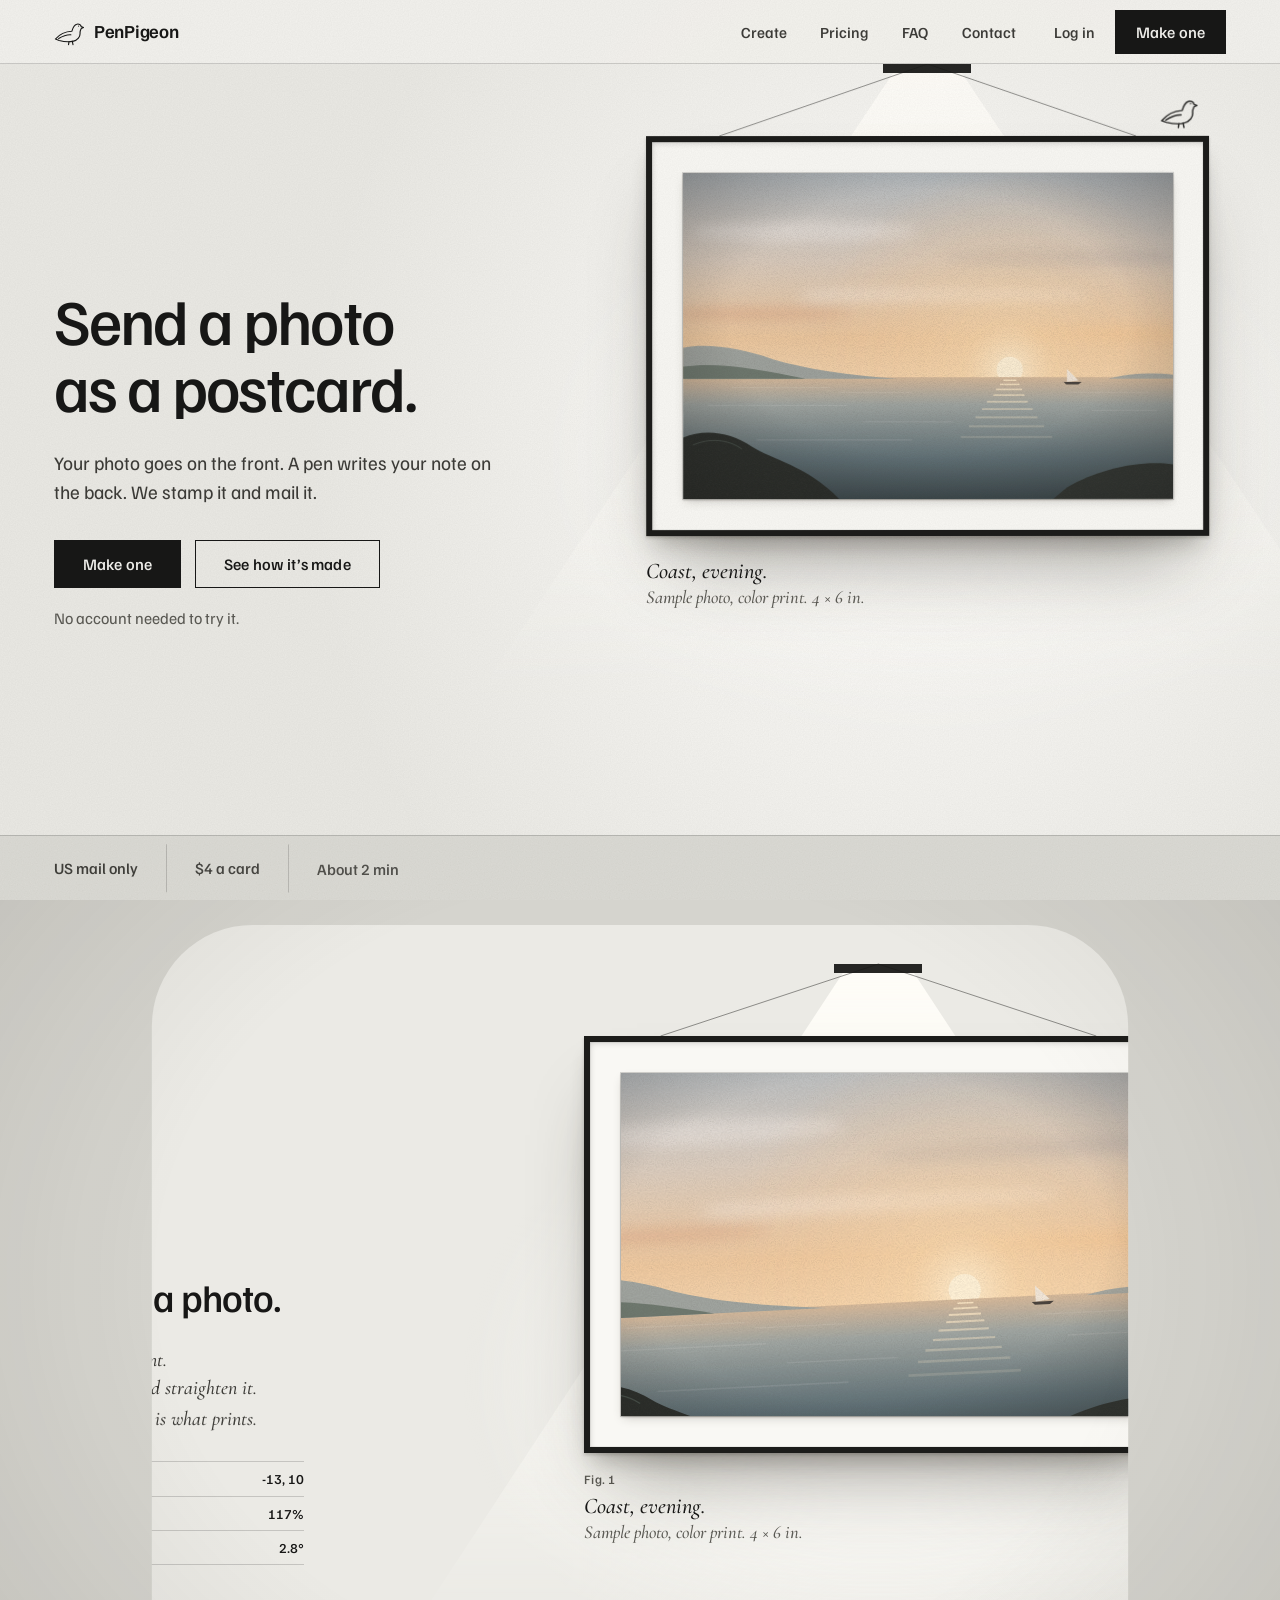
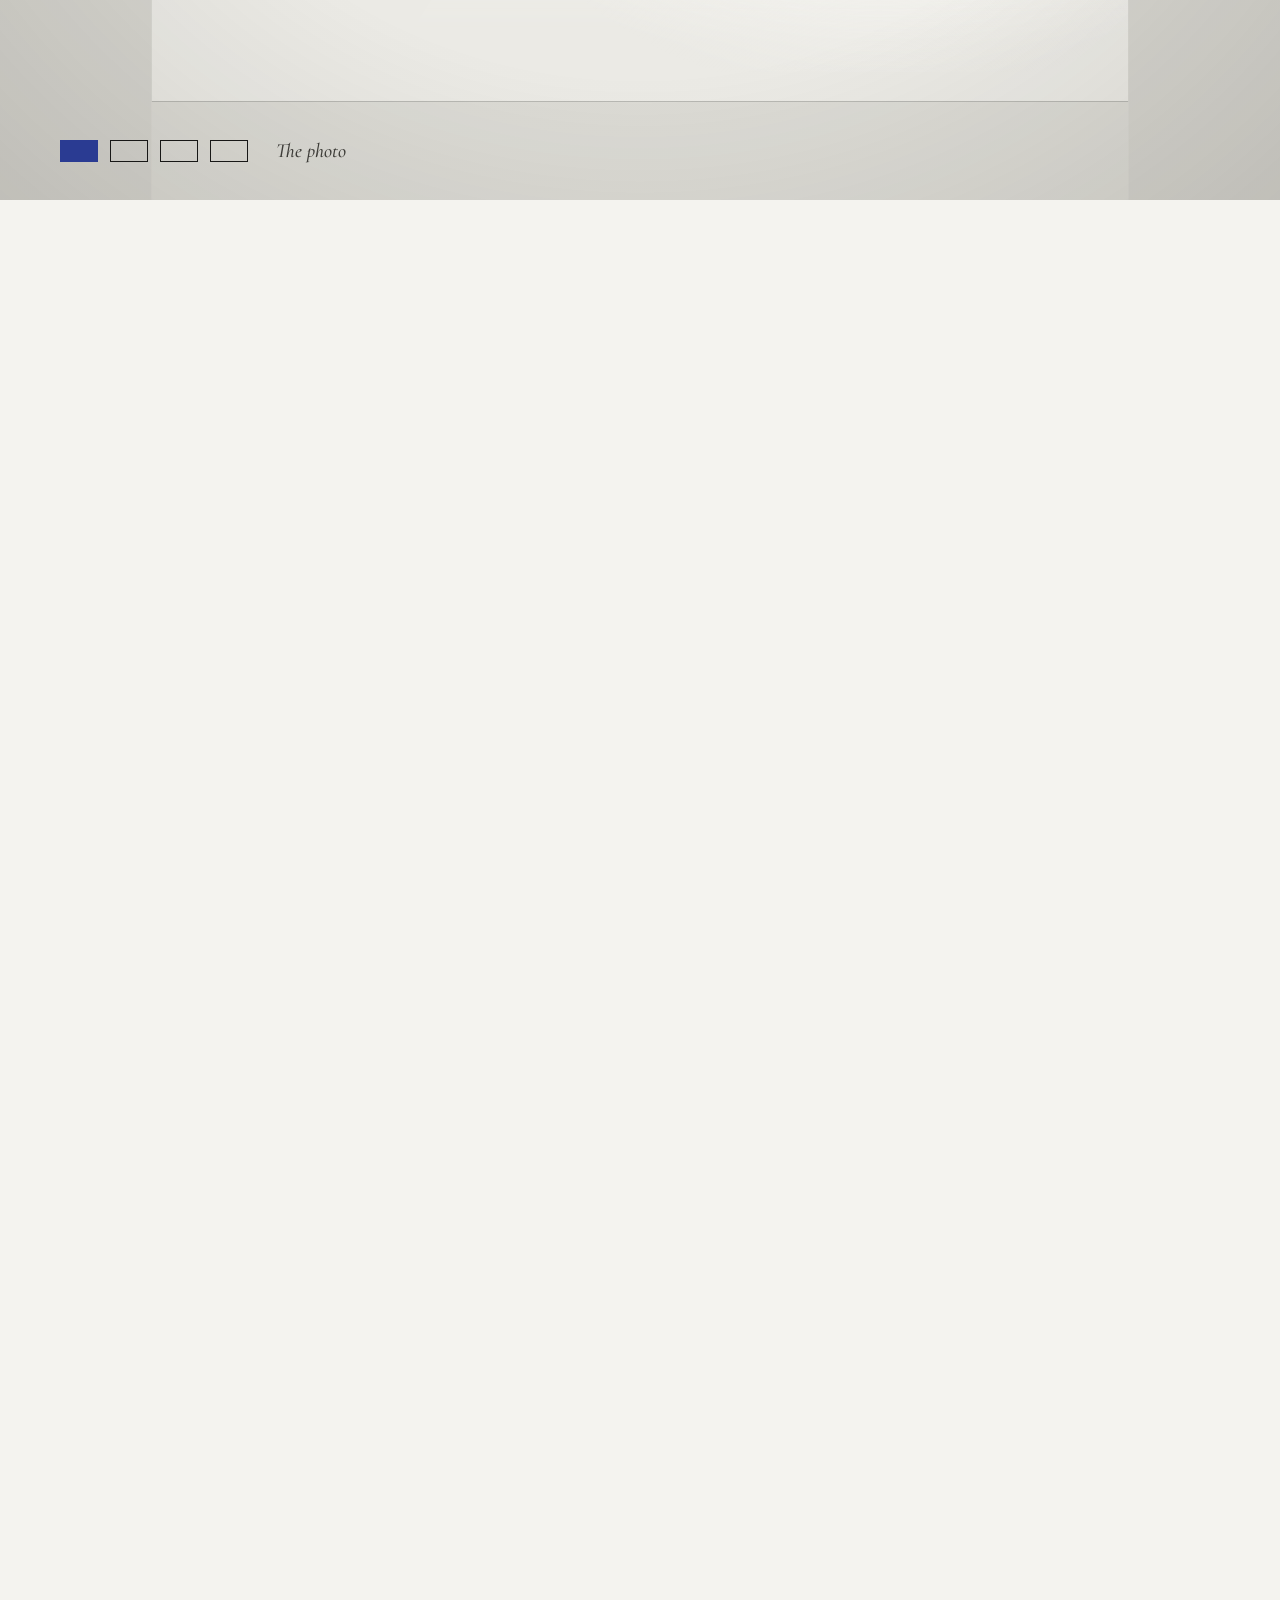
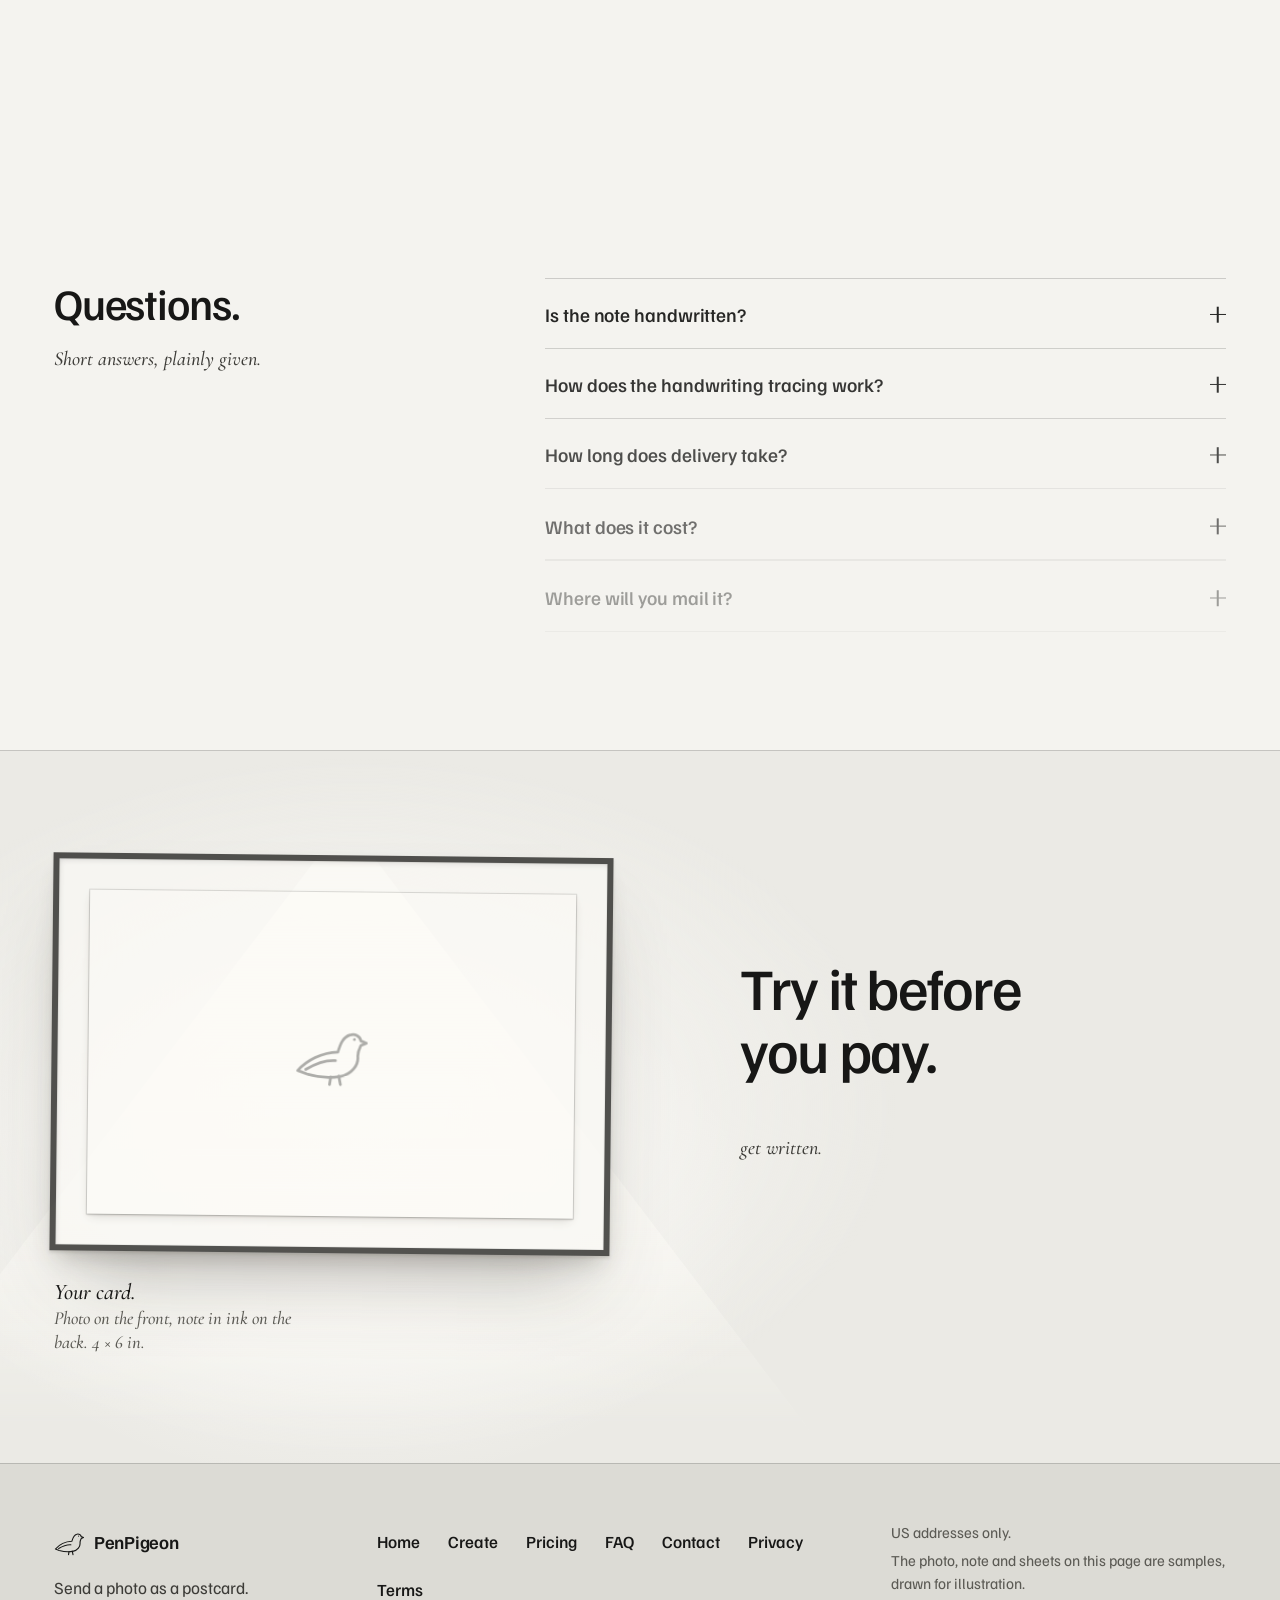
<file: 09-gallery/index.html>
<!doctype html>
<html lang="en">
<head>
<meta charset="utf-8">
<meta name="viewport" content="width=device-width, initial-scale=1">
<title>PenPigeon - Send a photo as a postcard</title>
<meta name="description" content="Your photo goes on the front. A pen writes your note on the back. We stamp it and mail it. $4 a card, US mail only.">
<meta name="theme-color" content="#f4f3ef">
<meta name="color-scheme" content="light">
<link rel="icon" href="data:image/svg+xml,%3Csvg xmlns='http://www.w3.org/2000/svg' viewBox='0 0 64 64' fill='none' stroke='%23171716' stroke-width='3' stroke-linecap='round' stroke-linejoin='round'%3E%3Cpath d='M3 47C11 38 24 31 38 30.5 40 24 42 17.5 48.5 15.5 53 14 57.5 16.5 58 20.5L63 22.5 58.2 24.5C57 27 55.5 29.5 55.5 34 56.5 41.5 50.5 50 40 52 29 54 18 52 11 50Z'/%3E%3C/svg%3E">
<link rel="preconnect" href="https://fonts.googleapis.com">
<link rel="preconnect" href="https://fonts.gstatic.com" crossorigin>
<link href="https://fonts.googleapis.com/css2?family=Cormorant+Garamond:ital,wght@1,400;1,500;1,600&family=Familjen+Grotesk:wght@400;500;600&family=Reenie+Beanie&display=swap" rel="stylesheet">
<link rel="stylesheet" href="style.css">
</head>
<body>
<a class="skip" href="#main">Skip to content</a>

<!-- Shared artwork: the pigeon line mark and the sample photograph. All drawn here, no external images. -->
<svg class="sprite" width="0" height="0" aria-hidden="true" focusable="false">
  <defs>
    <symbol id="pigeon" viewBox="0 0 64 64" fill="none" stroke="currentColor" stroke-width="2.4" stroke-linecap="round" stroke-linejoin="round">
      <path d="M3 47C11 38 24 31 38 30.5 40 24 42 17.5 48.5 15.5 53 14 57.5 16.5 58 20.5L63 22.5 58.2 24.5C57 27 55.5 29.5 55.5 34 56.5 41.5 50.5 50 40 52 29 54 18 52 11 50Z"/>
      <path d="M36 38C28 37.5 19 40.5 10 46"/>
      <path d="M32 52.5L31 59M39 51.5L40.5 59"/>
      <circle cx="52.4" cy="19.4" r="1.15" fill="currentColor" stroke="none"/>
    </symbol>

    <linearGradient id="ph-sky" x1="0" y1="0" x2="0" y2="1">
      <stop offset="0" stop-color="#b3c0c8"/><stop offset=".42" stop-color="#d9d0c4"/><stop offset=".8" stop-color="#eecca3"/><stop offset="1" stop-color="#f4d8b2"/>
    </linearGradient>
    <radialGradient id="ph-sun" cx="400" cy="240" r="250" gradientUnits="userSpaceOnUse">
      <stop offset="0" stop-color="#fff3d6" stop-opacity=".95"/><stop offset=".22" stop-color="#fbdcae" stop-opacity=".55"/><stop offset="1" stop-color="#f3c99a" stop-opacity="0"/>
    </radialGradient>
    <linearGradient id="ph-sea" x1="0" y1="0" x2="0" y2="1">
      <stop offset="0" stop-color="#d4bb9d"/><stop offset=".22" stop-color="#9ba7a6"/><stop offset=".65" stop-color="#587079"/><stop offset="1" stop-color="#33474f"/>
    </linearGradient>
    <radialGradient id="ph-vig" cx=".5" cy=".46" r=".78">
      <stop offset=".52" stop-color="#1b1a18" stop-opacity="0"/><stop offset="1" stop-color="#1b1a18" stop-opacity=".4"/>
    </radialGradient>
    <filter id="ph-blur" x="-20%" y="-60%" width="140%" height="220%"><feGaussianBlur stdDeviation="7"/></filter>
    <filter id="ph-soft" x="-5%" y="-5%" width="110%" height="110%"><feGaussianBlur stdDeviation=".8"/></filter>
    <filter id="ph-grain" x="0" y="0" width="100%" height="100%">
      <feTurbulence type="fractalNoise" baseFrequency=".9" numOctaves="2" seed="7"/>
      <feColorMatrix type="matrix" values="0 0 0 0 .1  0 0 0 0 .09  0 0 0 0 .08  1.5 0 0 0 -.6"/>
    </filter>
    <g id="photo-art">
      <rect width="600" height="252" fill="url(#ph-sky)"/>
      <g filter="url(#ph-blur)">
        <ellipse cx="150" cy="72" rx="140" ry="13" fill="#fff" opacity=".34"/>
        <ellipse cx="470" cy="104" rx="150" ry="10" fill="#8a8f9c" opacity=".26"/>
        <ellipse cx="320" cy="150" rx="180" ry="9" fill="#fff" opacity=".4"/>
        <ellipse cx="90" cy="172" rx="120" ry="8" fill="#d79c76" opacity=".38"/>
        <ellipse cx="520" cy="196" rx="110" ry="7" fill="#f6c58f" opacity=".5"/>
      </g>
      <rect width="600" height="252" fill="url(#ph-sun)"/>
      <circle cx="400" cy="241" r="16" fill="#fff6dc"/>
      <rect y="250" width="600" height="150" fill="url(#ph-sea)"/>
      <g fill="#fff0cf">
        <rect x="392" y="253" width="16" height="1.6" opacity=".85"/>
        <rect x="388" y="258" width="24" height="1.8" opacity=".78"/>
        <rect x="383" y="264" width="32" height="2" opacity=".7"/>
        <rect x="380" y="271" width="38" height="2" opacity=".6"/>
        <rect x="372" y="279" width="50" height="2.2" opacity=".5"/>
        <rect x="366" y="288" width="62" height="2.2" opacity=".4"/>
        <rect x="358" y="298" width="76" height="2.4" opacity=".3"/>
        <rect x="350" y="309" width="92" height="2.4" opacity=".22"/>
        <rect x="340" y="322" width="112" height="2.6" opacity=".15"/>
      </g>
      <g fill="#fff" opacity=".1">
        <rect x="60" y="262" width="120" height="1.2"/><rect x="190" y="268" width="90" height="1.2"/>
        <rect x="30" y="284" width="170" height="1.4"/><rect x="470" y="268" width="100" height="1.2"/>
        <rect x="500" y="290" width="80" height="1.4"/><rect x="220" y="304" width="110" height="1.4"/>
        <rect x="90" y="326" width="190" height="1.6"/>
      </g>
      <path d="M0 252V214C30 208 70 214 110 228 150 240 200 247 262 252Z" fill="#9aa5a2"/>
      <path d="M0 252V237C40 231 90 239 150 252Z" fill="#65766f"/>
      <path d="M520 252C545 245 575 244 600 247V252Z" fill="#a4aba6"/>
      <path d="M470 256V240L484 254Z" fill="#f2ece0"/>
      <path d="M466 256H488L484 259H469Z" fill="#3d3c3a"/>
      <path d="M0 400V324C26 313 58 317 84 335 108 351 150 357 192 400Z" fill="#1e2827"/>
      <path d="M12 333C32 324 56 326 72 338" stroke="#566a64" stroke-width="1.2" fill="none" opacity=".55"/>
      <path d="M600 400V357C560 351 508 363 470 385L452 400Z" fill="#273230"/>
      <rect width="600" height="400" fill="#d98c5f" opacity=".07"/>
      <rect width="600" height="400" fill="url(#ph-vig)"/>
      <rect width="600" height="400" filter="url(#ph-grain)" opacity=".2"/>
    </g>
  </defs>
</svg>

<header class="site-header" id="top">
  <nav class="nav" aria-label="Primary">
    <a class="brand" href="#top" aria-label="PenPigeon, back to top">
      <svg class="brand__mark" viewBox="0 0 64 64" aria-hidden="true"><use href="#pigeon"/></svg>
      <span class="brand__name" translate="no">PenPigeon</span>
    </a>
    <div class="nav__menu" id="nav-menu">
      <ul class="nav__links">
        <li><a href="../../create.html">Create</a></li>
        <li><a href="#pricing">Pricing</a></li>
        <li><a href="#faq">FAQ</a></li>
        <li><a href="../../contact.html">Contact</a></li>
      </ul>
      <a class="nav__login" href="../../login.html">Log in</a>
    </div>
    <a class="btn btn--sm nav__cta" href="../../create.html">Make one</a>
    <button class="nav__toggle" type="button" aria-expanded="false" aria-controls="nav-menu">
      <span class="sr-only">Menu</span><i aria-hidden="true"></i><i aria-hidden="true"></i>
    </button>
  </nav>
</header>

<main id="main">

<!-- ENTRANCE -->
<section class="hero" aria-labelledby="hero-title">
  <div class="hero__dim" aria-hidden="true"></div>
  <div class="hero__grid">
    <div class="hero__copy">
      <h1 id="hero-title">Send a photo as a postcard.</h1>
      <p class="hero__sub" data-in>Your photo goes on the front. A pen writes your note on the back. We stamp it and mail it.</p>
      <div class="hero__cta" data-in>
        <a class="btn" href="../../create.html">Make one</a>
        <a class="btn btn--ghost" href="#how">See how it&rsquo;s made</a>
      </div>
      <p class="hero__note" data-in>No account needed to try it.</p>
    </div>

    <figure class="art hero__art">
      <div class="light" aria-hidden="true"><i class="pool"></i><i class="cone"></i><i class="fixture"></i></div>
      <div class="frame" data-frame>
        <svg class="wire" viewBox="0 0 100 100" preserveAspectRatio="none" aria-hidden="true"><path d="M13 100 50 0 87 100" vector-effect="non-scaling-stroke"/></svg>
        <div class="frame__mat">
          <div class="card card--front">
            <svg class="photo" viewBox="0 0 600 400" preserveAspectRatio="xMidYMid slice" role="img" aria-label="Sample photo: a coast at evening, a low sun over a calm sea."><use href="#photo-art"/></svg>
          </div>
        </div>
        <svg class="bird" viewBox="0 0 64 64" aria-hidden="true"><use href="#pigeon"/></svg>
      </div>
      <figcaption class="label">
        <em class="label__title">Coast, evening.</em>
        <span class="label__meta">Sample photo, color print. 4&nbsp;&times;&nbsp;6&nbsp;in.</span>
      </figcaption>
    </figure>
  </div>
  <div class="hero__floor">
    <ul class="facts">
      <li>US mail only</li>
      <li>$4 a card</li>
      <li>About 2 min</li>
    </ul>
  </div>
</section>

<!-- THE WALK: four rooms -->
<section class="walk" id="how" aria-labelledby="walk-title">
  <h2 class="sr-only" id="walk-title">How it works</h2>
  <div class="walk__stage">
    <div class="walk__track">

      <!-- Room 1: the photo -->
      <article class="room room--photo" id="room-photo" aria-labelledby="t-photo">
        <div class="room__inner">
          <div class="room__grid">
            <header class="room__head">
              <h3 class="wall-title" id="t-photo"><span class="wl"><span class="no">01</span>Add a photo.</span></h3>
            </header>
            <div class="room__body wall-text">
              <p>
                <span class="wl">It fills the front.</span>
                <span class="wl">Pan, zoom and straighten it.</span>
                <span class="wl">What you set is what prints.</span>
              </p>
              <dl class="readout" aria-hidden="true">
                <div><dt>Pan</dt><dd data-r="pan">0, 0</dd></div>
                <div><dt>Zoom</dt><dd data-r="zoom">100%</dd></div>
                <div><dt>Straighten</dt><dd data-r="rot">0.0&deg;</dd></div>
              </dl>
            </div>
            <figure class="art room__art">
              <div class="light" aria-hidden="true"><i class="pool"></i><i class="cone"></i><i class="fixture"></i></div>
              <div class="frame">
                <svg class="wire" viewBox="0 0 100 100" preserveAspectRatio="none" aria-hidden="true"><path d="M13 100 50 0 87 100" vector-effect="non-scaling-stroke"/></svg>
                <div class="frame__mat">
                  <div class="card card--front">
                    <svg class="photo photo--edit" viewBox="0 0 600 400" preserveAspectRatio="xMidYMid slice" role="img" aria-label="Sample photo: a coast at evening, a low sun over a calm sea."><use href="#photo-art"/></svg>
                    <i class="guide" aria-hidden="true"></i>
                  </div>
                </div>
              </div>
              <figcaption class="label">
                <span class="label__fig">Fig. 1</span>
                <em class="label__title">Coast, evening.</em>
                <span class="label__meta">Sample photo, color print. 4&nbsp;&times;&nbsp;6&nbsp;in.</span>
              </figcaption>
            </figure>
          </div>
        </div>
      </article>

      <!-- Room 2: the pen -->
      <article class="room room--pen" id="room-pen" aria-labelledby="t-pen">
        <div class="room__inner">
          <div class="room__grid">
            <header class="room__head">
              <h3 class="wall-title" id="t-pen"><span class="wl">Written in pen.</span></h3>
            </header>
            <div class="room__body wall-text">
              <p class="step">
                <span class="wl"><strong><span class="no">02</span>Pick a handwriting.</strong></span>
                <span class="wl">Use one of our styles, upload a font,</span>
                <span class="wl">or trace your own from a photo.</span>
              </p>
              <p class="step">
                <span class="wl"><strong><span class="no">03</span>Write the note.</strong></span>
                <span class="wl">Type it. The pen adds a little wobble and uneven spacing, so no two cards come out exactly alike.</span>
              </p>
            </div>
            <figure class="art room__art">
              <div class="light" aria-hidden="true"><i class="pool"></i><i class="cone"></i><i class="fixture"></i></div>
              <div class="frame">
                <svg class="wire" viewBox="0 0 100 100" preserveAspectRatio="none" aria-hidden="true"><path d="M13 100 50 0 87 100" vector-effect="non-scaling-stroke"/></svg>
                <div class="frame__mat">
                  <div class="card card--back">
                    <svg class="note" id="note" viewBox="0 0 563.2 175.2" fill="none" stroke="currentColor" stroke-linecap="round" stroke-linejoin="round" role="img" aria-label="The note, plotted in ink: Wish you were here. More soon, J">
<path d="M 10.52,47.95 L 6.56,46.09 L 4.56,41.86 L 4.76,39.98 L 6.66,35.78 L 10.72,33.95 L 12.79,33.72 L 16.76,36.06 L 18.49,40.16 L 18.26,46.08 L 15.73,76.23" stroke-width="2.11"/>
<path d="M 36.72,33.94 L 15.85,76.38" stroke-width="1.97"/>
<path d="M 36.93,34.18 L 32.28,76.36" stroke-width="1.77"/>
<path d="M 61.21,34.51 L 57.01,36.59 L 50.77,42.47 L 44.80,50.68 L 38.58,62.53 L 32.21,76.51" stroke-width="1.78"/>
<path d="M 71.83,47.84 L 71.91,49.70 L 73.60,49.64 L 73.60,47.79 L 71.69,48.01" stroke-width="1.78"/>
<path d="M 65.15,65.98 L 69.28,58.13 L 64.71,69.89 L 64.79,73.64 L 66.95,75.78 L 69.04,75.83 L 73.00,73.91 L 75.01,71.94 L 79.26,66.04" stroke-width="1.96"/>
<path d="M 83.24,66.36 L 87.34,60.44 L 89.50,56.51 L 89.63,60.41 L 93.53,67.00 L 95.26,71.42 L 95.03,75.57 L 91.00,77.26" stroke-width="1.94"/>
<path d="M 82.61,74.98 L 86.70,77.01 L 95.16,77.51 L 99.32,75.66 L 101.46,73.37 L 106.05,67.23" stroke-width="1.75"/>
<path d="M 109.92,66.37 L 113.99,60.23 L 120.55,50.51 L 122.59,46.43 L 124.78,40.24 L 124.83,36.56 L 122.99,34.68 L 118.74,36.30 L 116.69,40.18 L 114.38,48.23 L 111.94,60.45 L 109.35,76.50" stroke-width="2.17"/>
<path d="M 109.31,76.52 L 111.66,70.55 L 113.89,66.44 L 118.05,60.45 L 122.12,58.71 L 126.09,58.70 L 128.23,60.77 L 127.92,64.81 L 125.54,70.95 L 125.40,75.03 L 127.44,77.25 L 129.77,77.45 L 133.85,75.31 L 136.13,73.39 L 140.49,67.65" stroke-width="1.96"/>
<path d="M 168.26,66.43 L 172.12,58.09 L 168.41,70.57 L 168.19,74.36 L 170.18,76.38 L 174.49,76.41 L 178.84,74.34 L 182.85,70.17 L 186.94,63.79" stroke-width="1.91"/>
<path d="M 188.71,57.63 L 177.23,94.97 L 175.41,99.17 L 171.11,101.46 L 168.77,99.27 L 168.48,94.90 L 170.59,88.81 L 176.91,82.63 L 182.94,78.36 L 186.82,75.99 L 192.80,71.47 L 198.85,65.17" stroke-width="2.01"/>
<path d="M 214.61,56.77 L 210.38,56.90 L 206.18,59.10 L 204.04,61.17 L 202.08,65.48 L 202.24,69.87 L 204.57,74.11 L 208.69,75.93 L 212.84,76.17 L 216.95,74.10 L 219.14,71.83 L 221.07,67.62 L 220.88,63.20 L 218.68,59.06 L 214.55,56.77 L 212.78,59.13 L 212.93,63.52 L 215.13,67.81 L 219.42,69.57 L 225.58,69.21 L 229.64,66.93 L 231.93,64.92" stroke-width="2.01"/>
<path d="M 234.64,64.69 L 238.43,56.68 L 234.77,68.81 L 234.76,73.07 L 237.00,75.11 L 241.02,75.13 L 244.90,72.91 L 249.05,68.73 L 253.09,62.51" stroke-width="2.00"/>
<path d="M 255.22,56.55 L 251.29,68.66 L 251.28,72.80 L 253.42,74.71 L 255.52,74.58 L 259.61,72.47 L 261.38,70.45 L 265.49,64.33" stroke-width="2.15"/>
<path d="M 296.63,56.11 L 292.40,60.21 L 290.10,66.18 L 290.03,70.58 L 291.86,74.76 L 295.75,74.89 L 300.25,73.03 L 304.50,68.93" stroke-width="2.04"/>
<path d="M 309.25,56.54 L 304.31,68.75 L 304.00,72.80 L 306.07,75.24 L 310.51,75.49 L 314.55,73.30 L 318.86,69.45 L 321.17,63.43 L 321.57,57.30" stroke-width="2.16"/>
<path d="M 321.53,56.98 L 323.41,65.30 L 325.42,67.42 L 329.49,67.76 L 333.81,65.83" stroke-width="2.02"/>
<path d="M 339.28,72.08 L 343.38,70.18 L 345.42,68.59 L 347.72,64.79 L 347.83,60.76 L 345.72,58.72 L 343.99,58.50 L 339.78,60.47 L 337.71,64.16 L 337.33,70.33 L 339.27,74.56 L 343.43,76.61 L 347.66,76.53 L 351.47,74.72 L 353.64,72.65 L 357.97,66.71" stroke-width="1.81"/>
<path d="M 361.20,64.78 L 365.15,58.33 L 367.33,53.69 L 367.24,57.98 L 374.02,57.98 L 376.16,60.26 L 376.31,64.40 L 374.40,71.04 L 374.30,73.40 L 376.40,75.29 L 378.95,75.13 L 383.24,72.91 L 385.43,70.70 L 389.71,63.88" stroke-width="2.21"/>
<path d="M 395.02,69.95 L 399.19,67.85 L 401.16,65.91 L 403.37,61.52 L 403.35,57.19 L 401.07,55.10 L 398.86,55.26 L 394.85,57.38 L 392.90,61.38 L 392.90,67.90 L 395.01,72.23 L 399.29,74.37 L 403.63,74.15 L 408.03,71.86 L 410.23,69.71 L 414.42,63.52" stroke-width="2.18"/>
<path d="M 442.27,67.15 L 446.18,61.19 L 452.25,51.05 L 454.28,47.20 L 456.40,41.42 L 456.24,37.16 L 454.37,35.03 L 450.28,37.15 L 448.31,41.24 L 446.32,49.42 L 444.38,61.56 L 442.60,77.60" stroke-width="2.13"/>
<path d="M 442.68,77.59 L 444.31,71.25 L 446.50,67.01 L 450.33,61.30 L 454.33,59.41 L 458.15,59.49 L 460.11,61.58 L 460.20,65.28 L 458.03,71.16 L 458.20,74.92 L 460.01,76.87 L 462.12,76.90 L 466.17,75.22 L 468.10,73.33 L 472.18,67.02" stroke-width="2.07"/>
<path d="M 477.42,71.96 L 481.72,69.88 L 483.83,67.89 L 486.29,63.63 L 486.38,59.32 L 484.35,57.43 L 482.15,57.42 L 478.04,59.30 L 475.77,63.26 L 475.73,69.44 L 477.63,73.89 L 481.65,76.16 L 485.80,76.50 L 490.11,74.23 L 491.95,72.07 L 496.56,65.82" stroke-width="1.76"/>
<path d="M 499.51,66.58 L 503.44,60.57 L 505.60,56.79 L 505.30,60.83 L 511.35,61.06 L 513.37,62.94 L 513.36,66.83 L 511.34,72.59 L 511.11,74.74 L 513.24,76.63 L 515.41,76.91 L 519.27,74.96 L 521.15,73.02 L 525.42,67.25" stroke-width="2.07"/>
<path d="M 531.28,71.72 L 535.66,69.80 L 537.92,67.58 L 540.02,63.72 L 540.29,59.56 L 538.39,57.39 L 536.38,57.31 L 532.05,59.24 L 529.61,63.21 L 529.60,69.46 L 531.30,73.63 L 535.20,75.79 L 539.12,75.99 L 543.53,74.18 L 545.61,72.37 L 549.91,66.50" stroke-width="1.95"/>
<path d="M 555.49,65.46 L 553.09,67.65 L 555.22,69.67 L 557.22,67.39 L 555.34,65.21" stroke-width="1.76"/>
<path d="M 9.60,121.49 L 5.36,119.63 L 3.22,115.75 L 2.98,113.49 L 4.94,109.56 L 9.24,107.58 L 11.25,107.25 L 15.46,109.24 L 17.69,113.46 L 17.67,117.38 L 15.68,127.81 L 13.92,135.77 L 9.96,150.35" stroke-width="1.79"/>
<path d="M 13.83,135.89 L 19.67,119.59 L 23.59,111.28 L 25.60,109.28 L 29.82,106.79 L 31.66,106.94 L 35.74,108.90 L 37.93,112.82 L 37.95,116.80 L 36.11,127.14 L 34.50,135.52 L 30.59,149.88" stroke-width="1.98"/>
<path d="M 34.37,135.51 L 40.16,118.88 L 44.29,110.44 L 46.15,108.15 L 49.97,105.90 L 51.86,105.93 L 56.23,108.01 L 58.35,112.06 L 58.71,116.33 L 56.79,126.51 L 53.13,140.84 L 53.24,146.91 L 55.08,149.16 L 57.10,148.90 L 61.41,146.60 L 63.47,144.67 L 67.11,138.56" stroke-width="2.16"/>
<path d="M 83.90,130.26 L 79.72,129.97 L 75.46,132.03 L 73.29,133.89 L 71.32,138.25 L 70.96,142.27 L 72.74,146.71 L 77.04,149.21 L 81.36,149.48 L 85.40,147.54 L 87.58,145.59 L 89.68,141.13 L 90.07,137.18 L 88.33,132.73 L 83.97,130.25 L 82.03,132.44 L 81.85,136.43 L 83.76,140.87 L 87.91,142.90 L 94.23,143.12 L 98.36,141.26 L 100.23,139.24" stroke-width="2.17"/>
<path d="M 102.86,138.06 L 106.97,131.59 L 109.29,127.21 L 109.25,131.36 L 115.69,130.85 L 118.08,133.01 L 118.32,137.45 L 116.44,143.80 L 116.69,146.13 L 118.92,148.18 L 121.15,147.98 L 125.26,145.52 L 127.50,143.24 L 131.33,136.76" stroke-width="2.03"/>
<path d="M 136.68,145.26 L 140.82,143.32 L 142.89,141.44 L 145.03,137.20 L 145.00,132.84 L 142.76,130.92 L 140.57,130.79 L 136.65,133.19 L 134.49,137.54 L 134.72,143.46 L 136.73,147.79 L 140.74,149.75 L 145.05,149.58 L 149.24,147.39 L 151.44,145.10 L 155.60,139.04" stroke-width="1.96"/>
<path d="M 180.46,139.69 L 184.21,133.38 L 186.00,129.46 L 186.00,133.59 L 190.36,139.50 L 192.47,143.55 L 192.67,147.46 L 188.83,149.76" stroke-width="2.09"/>
<path d="M 180.72,147.81 L 184.70,149.77 L 193.04,149.48 L 196.91,147.34 L 198.76,145.39 L 202.64,139.06" stroke-width="2.05"/>
<path d="M 219.70,132.94 L 215.27,133.01 L 210.73,134.79 L 208.59,136.73 L 206.10,141.27 L 205.89,145.55 L 207.89,150.01 L 212.57,152.39 L 217.04,152.74 L 221.58,150.53 L 223.91,148.37 L 225.99,143.88 L 226.21,139.74 L 224.30,135.30 L 219.75,133.05 L 217.55,135.04 L 217.57,139.60 L 219.58,144.07 L 223.81,146.55 L 230.27,146.87 L 234.86,144.45 L 237.23,142.43" stroke-width="2.14"/>
<path d="M 252.93,132.74 L 248.50,132.78 L 244.02,134.81 L 242.21,137.20 L 240.11,141.38 L 239.95,145.35 L 242.32,149.50 L 246.40,151.89 L 250.70,151.67 L 254.78,149.40 L 256.76,147.53 L 259.14,143.33 L 258.99,139.18 L 256.67,134.94 L 252.47,132.85 L 250.35,134.91 L 250.43,139.10 L 252.69,143.14 L 257.02,145.41 L 263.36,145.14 L 267.43,142.89 L 269.71,140.65" stroke-width="1.99"/>
<path d="M 272.99,138.51 L 276.75,132.67 L 280.77,130.71 L 282.91,132.96 L 282.67,134.62 L 280.86,142.79 L 278.82,148.55" stroke-width="1.87"/>
<path d="M 280.65,142.77 L 282.66,138.58 L 286.57,132.71 L 290.73,130.84 L 294.94,130.80 L 297.02,132.97 L 296.99,137.05 L 294.81,142.76 L 294.55,146.74 L 296.66,148.61 L 298.90,148.88 L 302.92,147.05 L 304.69,145.06 L 308.47,138.84" stroke-width="1.99"/>
<path d="M 401.90,159.13 L 397.43,152.42 L 393.13,141.57 L 391.05,128.46 L 391.16,115.40 L 393.45,108.53 L 397.79,106.26 L 402.53,106.62 L 404.62,108.70 L 406.98,115.41 L 406.73,121.85 L 404.31,132.82 L 397.85,152.55 L 393.47,165.76 L 391.25,172.32 L 388.81,176.46 L 384.37,178.47 L 382.44,176.14 L 382.43,172.01 L 384.53,165.66 L 389.18,159.16 L 393.35,154.57 L 399.96,150.45 L 408.71,146.23" stroke-width="1.77"/>
                      <g class="pen" aria-hidden="true">
                        <g class="pen__body" transform="rotate(26)">
                          <path d="M0 0 L-2.6 -11 L-3.6 -78 L3.6 -78 L2.6 -11 Z" class="pen__barrel"/>
                          <path d="M-3.1 -44 H3.1" class="pen__band"/>
                        </g>
                      </g>
                    </svg>
                    <i class="card__rule" aria-hidden="true"></i>
                    <span class="card__stamp" aria-hidden="true"><svg viewBox="0 0 64 64"><use href="#pigeon"/></svg></span>
                    <span class="card__addr" aria-hidden="true"><i></i><i></i><i></i></span>
                  </div>
                </div>
              </div>
              <figcaption class="label label--live">
                <span class="label__fig">Fig. 2</span>
                <span class="label__states">
                  <span class="state state--0" aria-hidden="true"><em class="label__title">Card, back.</em><span class="label__meta">Pen on card, to be plotted. 4&nbsp;&times;&nbsp;6&nbsp;in.</span></span>
                  <span class="state state--1" aria-hidden="true"><em class="label__title">Plotting.</em><span class="label__meta">Pen on card, in progress. 4&nbsp;&times;&nbsp;6&nbsp;in.</span></span>
                  <span class="state state--2"><em class="label__title">Wish you were here.</em><span class="label__meta">Pen on card, plotted. 4&nbsp;&times;&nbsp;6&nbsp;in.</span></span>
                </span>
                <span class="label__readout" aria-hidden="true"><span data-stroke-text>40 strokes</span></span>
              </figcaption>
            </figure>
          </div>
        </div>
      </article>

      <!-- Room 3: your handwriting -->
      <article class="room room--hand" id="room-hand" aria-labelledby="t-hand">
        <div class="room__inner">
          <div class="room__grid">
            <header class="room__head">
              <h3 class="wall-title" id="t-hand"><span class="wl">Use your own</span> <span class="wl">handwriting.</span></h3>
            </header>
            <div class="room__body wall-text">
              <p>
                <span class="wl">Write a sentence that uses every letter of the alphabet, once normally and once in capitals, and photograph each.</span>
                <span class="wl">We find the letters and use them to write your cards, filling in any the pages missed.</span>
              </p>
            </div>
            <div class="art room__art sheets">
              <div class="light" aria-hidden="true"><i class="pool"></i><i class="cone"></i><i class="fixture"></i></div>
              <figure class="sheet sheet--a">
                <div class="sheet__paper">
                  <p class="sheet__text" data-scan aria-label="The quick brown fox jumps over the lazy dog.">The quick brown fox jumps over the lazy dog.</p>
                </div>
                <figcaption class="label"><span class="label__fig">Fig. 3</span><span class="label__meta">Sample sheet, written normally.</span></figcaption>
              </figure>
              <figure class="sheet sheet--b">
                <div class="sheet__paper">
                  <p class="sheet__text sheet__text--caps" data-scan aria-label="THE QUICK BROWN FOX JUMPS OVER THE LAZY DOG.">THE QUICK BROWN FOX JUMPS OVER THE LAZY DOG.</p>
                </div>
                <figcaption class="label"><span class="label__fig">Fig. 4</span><span class="label__meta">Sample sheet, in capitals.</span></figcaption>
              </figure>
              <figure class="tray">
                <p class="tray__letters" aria-hidden="true" data-tray>a b c d e f g h i j k l m n o p q r s t u v w x y z</p>
                <figcaption class="label"><span class="label__fig">Fig. 5</span><span class="label__meta">The letters it finds. Any it misses are filled in.</span></figcaption>
              </figure>
            </div>
          </div>
        </div>
      </article>

      <!-- Room 4: the price -->
      <article class="room room--price" id="pricing" aria-labelledby="t-price">
        <div class="room__inner">
          <div class="room__grid">
            <header class="room__head">
              <h3 class="wall-title price" id="t-price"><span class="wl price__line"><span class="price__num">$4</span><span class="price__unit">a card.</span></span></h3>
            </header>
            <div class="room__body wall-text">
              <p>
                <span class="wl">Building a card is free.</span>
                <span class="wl">You pay only when you send one.</span>
              </p>
              <p class="step">
                <span class="wl"><strong><span class="no">04</span>Address it.</strong></span>
                <span class="wl">Add their address, and yours if you want it on the back. Check it, then send it.</span>
              </p>
            </div>
            <div class="art room__art plaques">
              <div class="light" aria-hidden="true"><i class="pool"></i><i class="cone"></i><i class="fixture"></i></div>
              <section class="plaque" aria-labelledby="pl-a">
                <h4 id="pl-a" class="plaque__title">What the $4 covers</h4>
                <ul class="plaque__list">
                  <li>USPS postcard postage</li>
                  <li>A color print of your photo on the front</li>
                  <li>Your note, written on the back in ink</li>
                  <li>Stamped by hand and mailed</li>
                </ul>
              </section>
              <section class="plaque plaque--plan" aria-labelledby="pl-b">
                <h4 id="pl-b" class="plaque__title">Post pigeon, $9.99 a month</h4>
                <ul class="plaque__list">
                  <li>3 postcards a month, free</li>
                  <li>$1 off every card after that ($3 instead of $4)</li>
                  <li>Give it as a gift, they claim it by email</li>
                  <li>Cancel any time, it lasts through the month you paid for</li>
                </ul>
              </section>
            </div>
          </div>
        </div>
      </article>

    </div>

    <div class="walk__torch" aria-hidden="true"></div>
    <div class="walk__shade" aria-hidden="true"></div>
    <div class="walk__hud">
      <nav class="plan" aria-label="Rooms">
        <a href="#room-photo" data-room="0"><span class="sr-only">The photo</span><i></i></a>
        <a href="#room-pen" data-room="1"><span class="sr-only">The pen</span><i></i></a>
        <a href="#room-hand" data-room="2"><span class="sr-only">Your handwriting</span><i></i></a>
        <a href="#pricing" data-room="3"><span class="sr-only">The price</span><i></i></a>
      </nav>
      <p class="plan__here" aria-hidden="true"><span data-here>The photo</span></p>
    </div>
  </div>
</section>

<!-- QUESTIONS -->
<section class="faq" id="faq" aria-labelledby="faq-title">
  <div class="faq__grid">
    <div class="faq__head">
      <h2 id="faq-title" class="h2"><span class="wl">Questions.</span></h2>
      <p class="faq__lede wall-text"><span class="wl">Short answers, plainly given.</span></p>
    </div>
    <div class="faq__list" data-faq>
      <div class="faq__item">
        <h3><button class="faq__q" type="button" id="q1" aria-expanded="false" aria-controls="a1"><span>Is the note handwritten?</span><i class="faq__ico" aria-hidden="true"></i></button></h3>
        <div class="faq__a" id="a1" role="region" aria-labelledby="q1" hidden><p>A machine draws your note on the card with a pen, following a path our software generates. It looks handwritten, but it isn&rsquo;t a person&rsquo;s hand.</p></div>
      </div>
      <div class="faq__item">
        <h3><button class="faq__q" type="button" id="q2" aria-expanded="false" aria-controls="a2"><span>How does the handwriting tracing work?</span><i class="faq__ico" aria-hidden="true"></i></button></h3>
        <div class="faq__a" id="a2" role="region" aria-labelledby="q2" hidden><p>Write a sentence that uses every letter of the alphabet, once in your normal handwriting and once in capitals, and photograph each one. The photos are uploaded, an algorithm finds your letters, and the photos are deleted. We then use your letters to write your cards.</p></div>
      </div>
      <div class="faq__item">
        <h3><button class="faq__q" type="button" id="q3" aria-expanded="false" aria-controls="a3"><span>How long does delivery take?</span><i class="faq__ico" aria-hidden="true"></i></button></h3>
        <div class="faq__a" id="a3" role="region" aria-labelledby="q3" hidden><p>Once it&rsquo;s in the mail, delivery is up to USPS, and we can&rsquo;t promise a date.</p></div>
      </div>
      <div class="faq__item">
        <h3><button class="faq__q" type="button" id="q4" aria-expanded="false" aria-controls="a4"><span>What does it cost?</span><i class="faq__ico" aria-hidden="true"></i></button></h3>
        <div class="faq__a" id="a4" role="region" aria-labelledby="q4" hidden><p>$4 a card. There&rsquo;s also an optional monthly plan.</p></div>
      </div>
      <div class="faq__item">
        <h3><button class="faq__q" type="button" id="q5" aria-expanded="false" aria-controls="a5"><span>Where will you mail it?</span><i class="faq__ico" aria-hidden="true"></i></button></h3>
        <div class="faq__a" id="a5" role="region" aria-labelledby="q5" hidden><p>Any address in the US.</p></div>
      </div>
    </div>
  </div>
</section>

<!-- LAST ROOM -->
<section class="finale" aria-labelledby="finale-title">
  <div class="finale__grid">
    <figure class="art finale__art">
      <div class="light" aria-hidden="true"><i class="pool"></i><i class="cone"></i><i class="fixture"></i></div>
      <div class="frame" data-frame>
        <svg class="wire" viewBox="0 0 100 100" preserveAspectRatio="none" aria-hidden="true"><path d="M13 100 50 0 87 100" vector-effect="non-scaling-stroke"/></svg>
        <div class="frame__mat">
          <div class="card card--blank"><svg class="card__mark" viewBox="0 0 64 64" aria-hidden="true"><use href="#pigeon"/></svg></div>
        </div>
        <svg class="bird" viewBox="0 0 64 64" aria-hidden="true"><use href="#pigeon"/></svg>
      </div>
      <figcaption class="label">
        <em class="label__title">Your card.</em>
        <span class="label__meta">Photo on the front, note in ink on the back. 4&nbsp;&times;&nbsp;6&nbsp;in.</span>
      </figcaption>
    </figure>
    <div class="finale__copy">
      <h2 id="finale-title" class="h2 h2--lg"><span class="wl">Try it before</span> <span class="wl">you pay.</span></h2>
      <p class="wall-text"><span class="wl">Build a card and watch the note get written.</span> <span class="wl">You pay $4 only if you send it.</span></p>
      <a class="btn" href="../../create.html" data-in>Make one</a>
    </div>
  </div>
</section>

</main>

<footer class="foot">
  <div class="foot__grid">
    <div class="foot__brand">
      <a class="brand" href="#top" aria-label="PenPigeon, back to top">
        <svg class="brand__mark" viewBox="0 0 64 64" aria-hidden="true"><use href="#pigeon"/></svg>
        <span class="brand__name" translate="no">PenPigeon</span>
      </a>
      <p class="foot__tag">Send a photo as a postcard.</p>
    </div>
    <nav class="foot__nav" aria-label="Footer">
      <ul>
        <li><a href="#top">Home</a></li>
        <li><a href="../../create.html">Create</a></li>
        <li><a href="#pricing">Pricing</a></li>
        <li><a href="#faq">FAQ</a></li>
        <li><a href="../../contact.html">Contact</a></li>
        <li><a href="../../privacy.html">Privacy</a></li>
        <li><a href="../../terms.html">Terms</a></li>
      </ul>
    </nav>
    <div class="foot__fine">
      <p>US addresses only.</p>
      <p>The photo, note and sheets on this page are samples, drawn for illustration.</p>
    </div>
  </div>
</footer>

<script src="../_shared/gsap/gsap.min.js"></script>
<script src="../_shared/gsap/ScrollTrigger.min.js"></script>
<script src="../_shared/gsap/ScrollToPlugin.min.js"></script>
<script src="../_shared/gsap/SplitText.min.js"></script>
<script src="../_shared/gsap/Flip.min.js"></script>
<script src="main.js"></script>
</body>
</html>
</file>
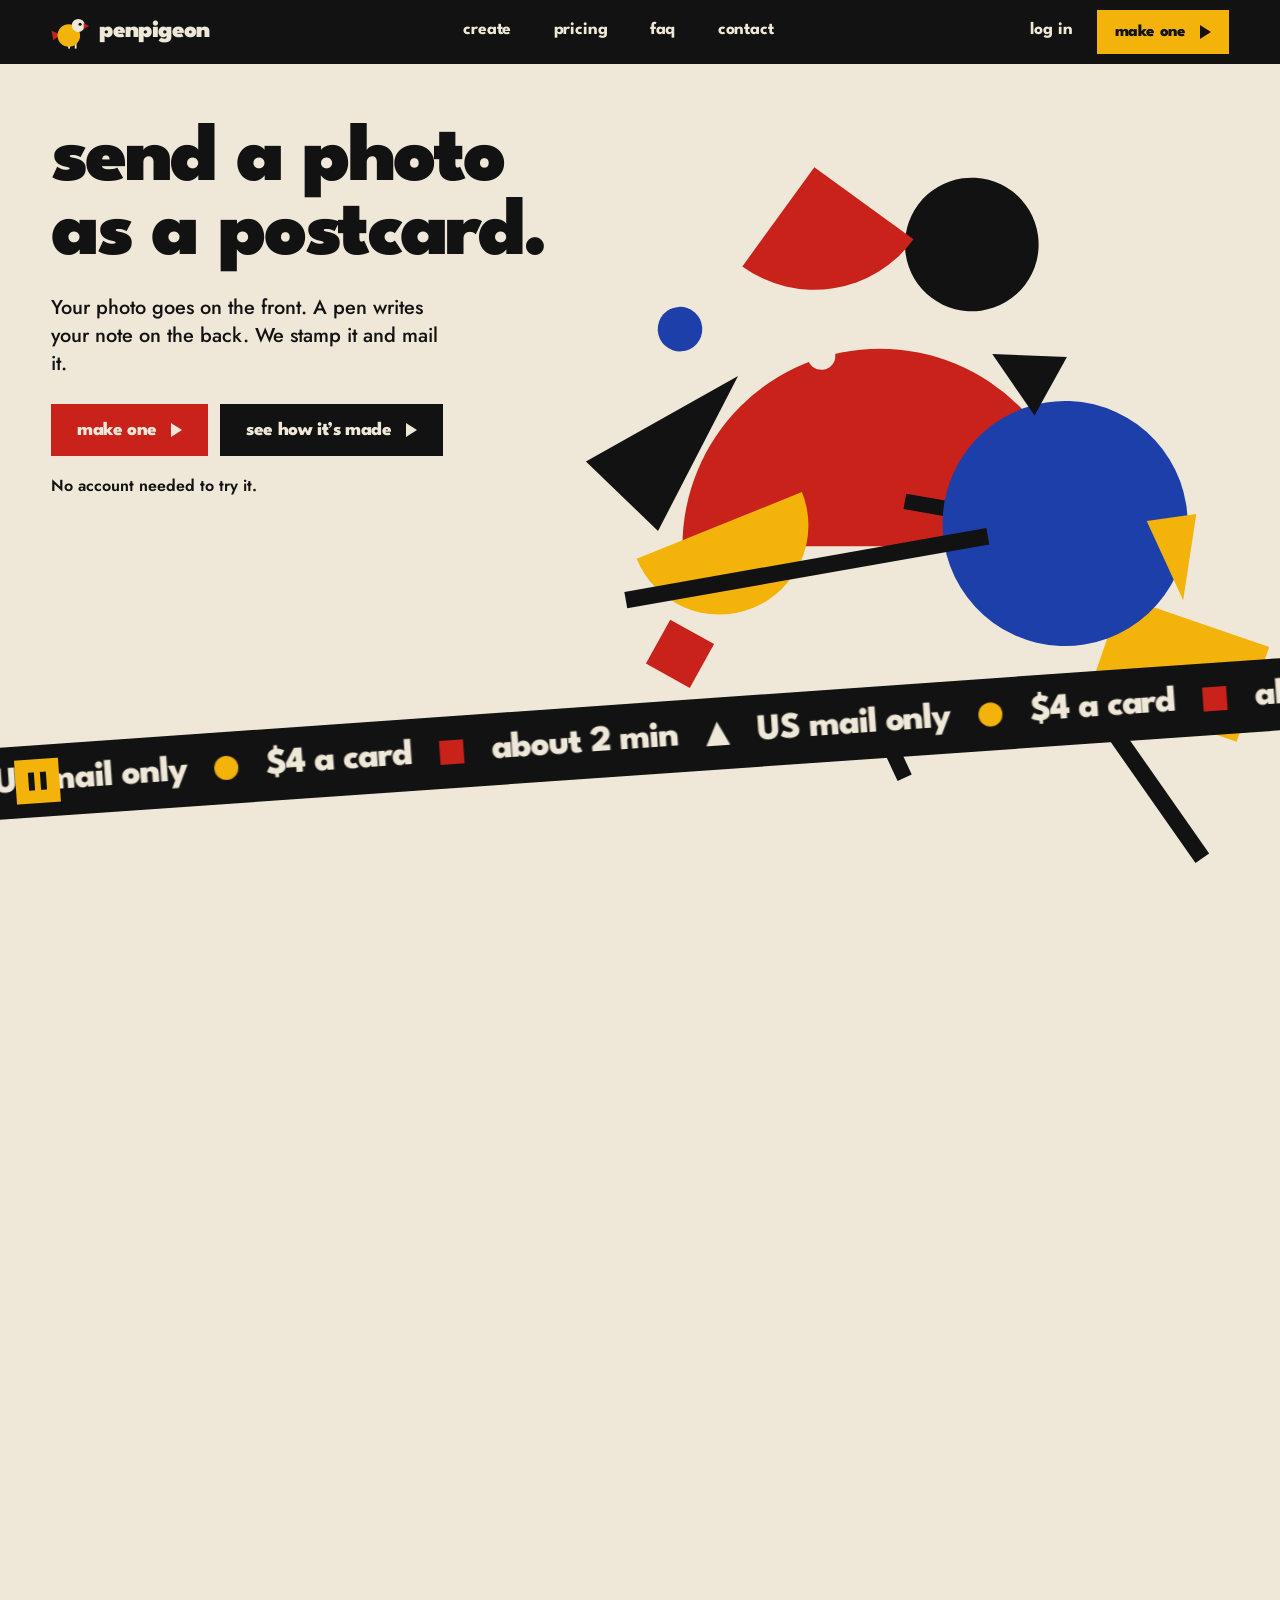
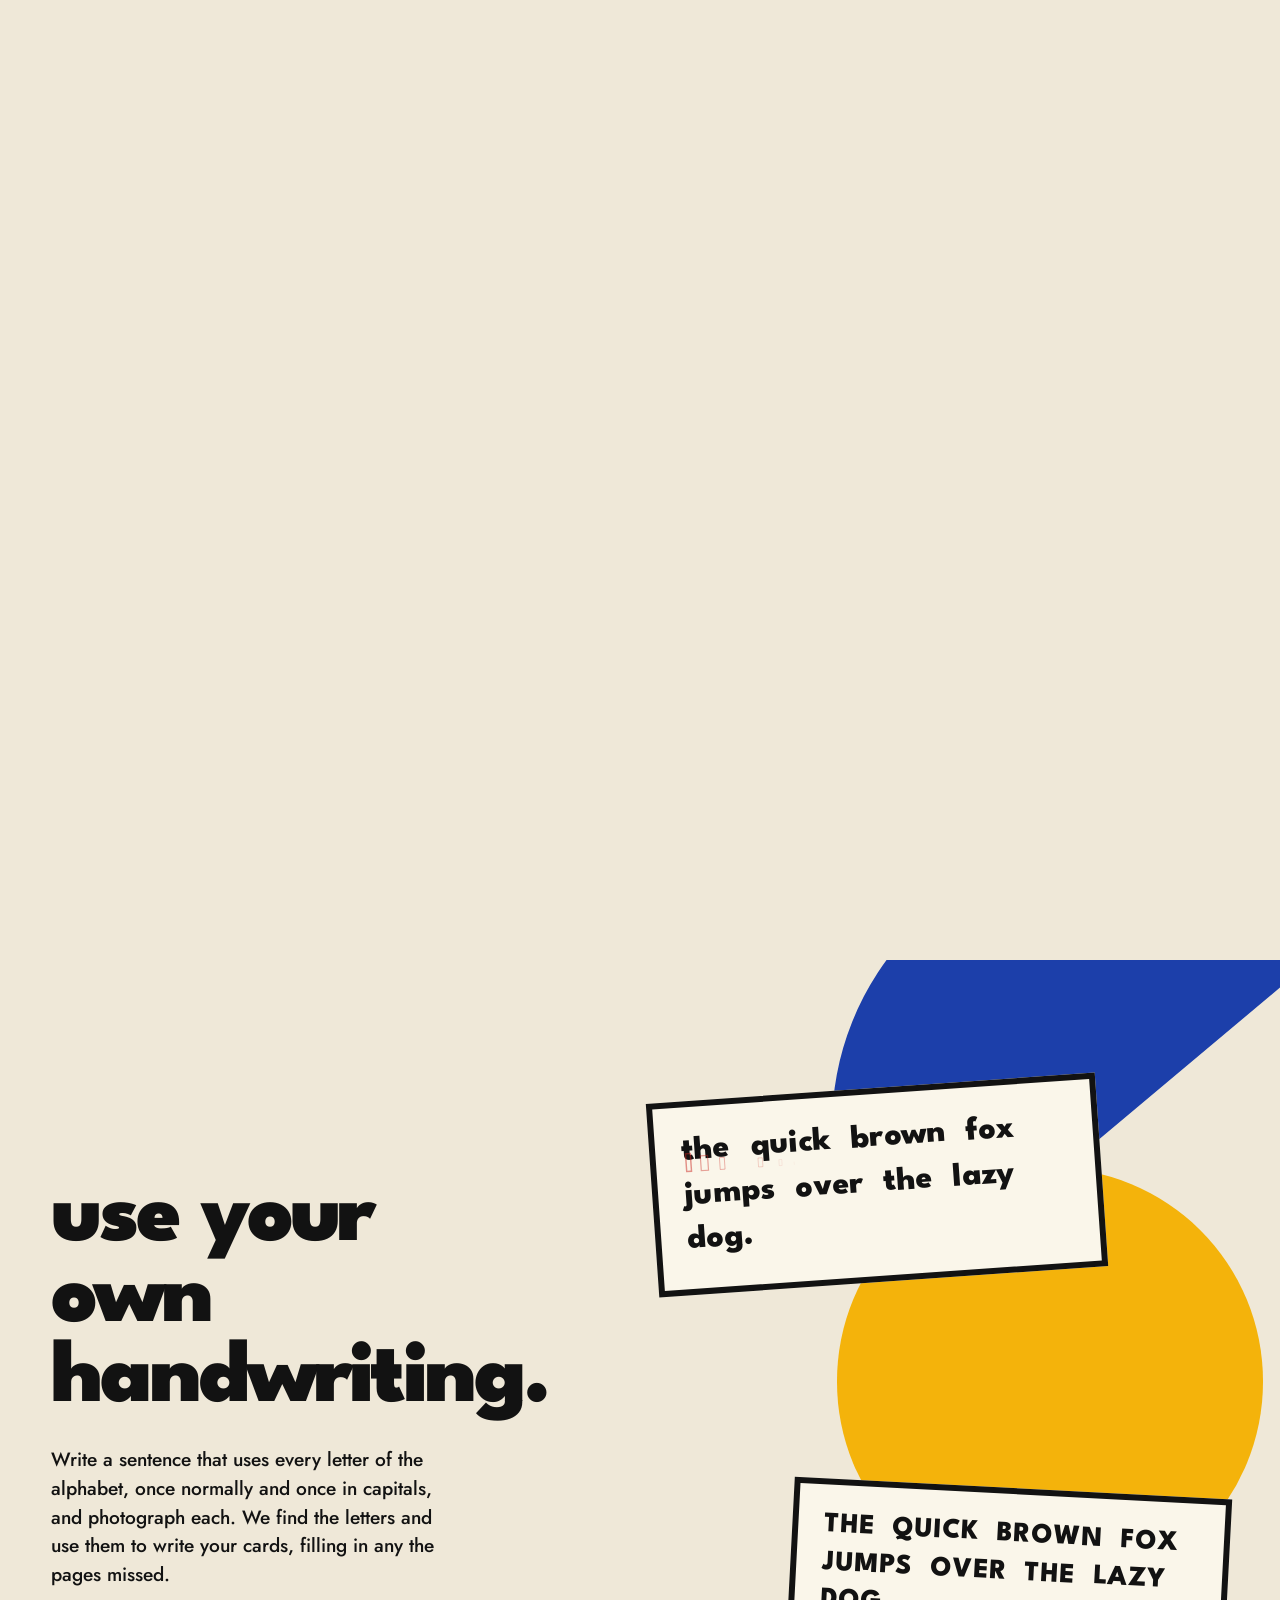
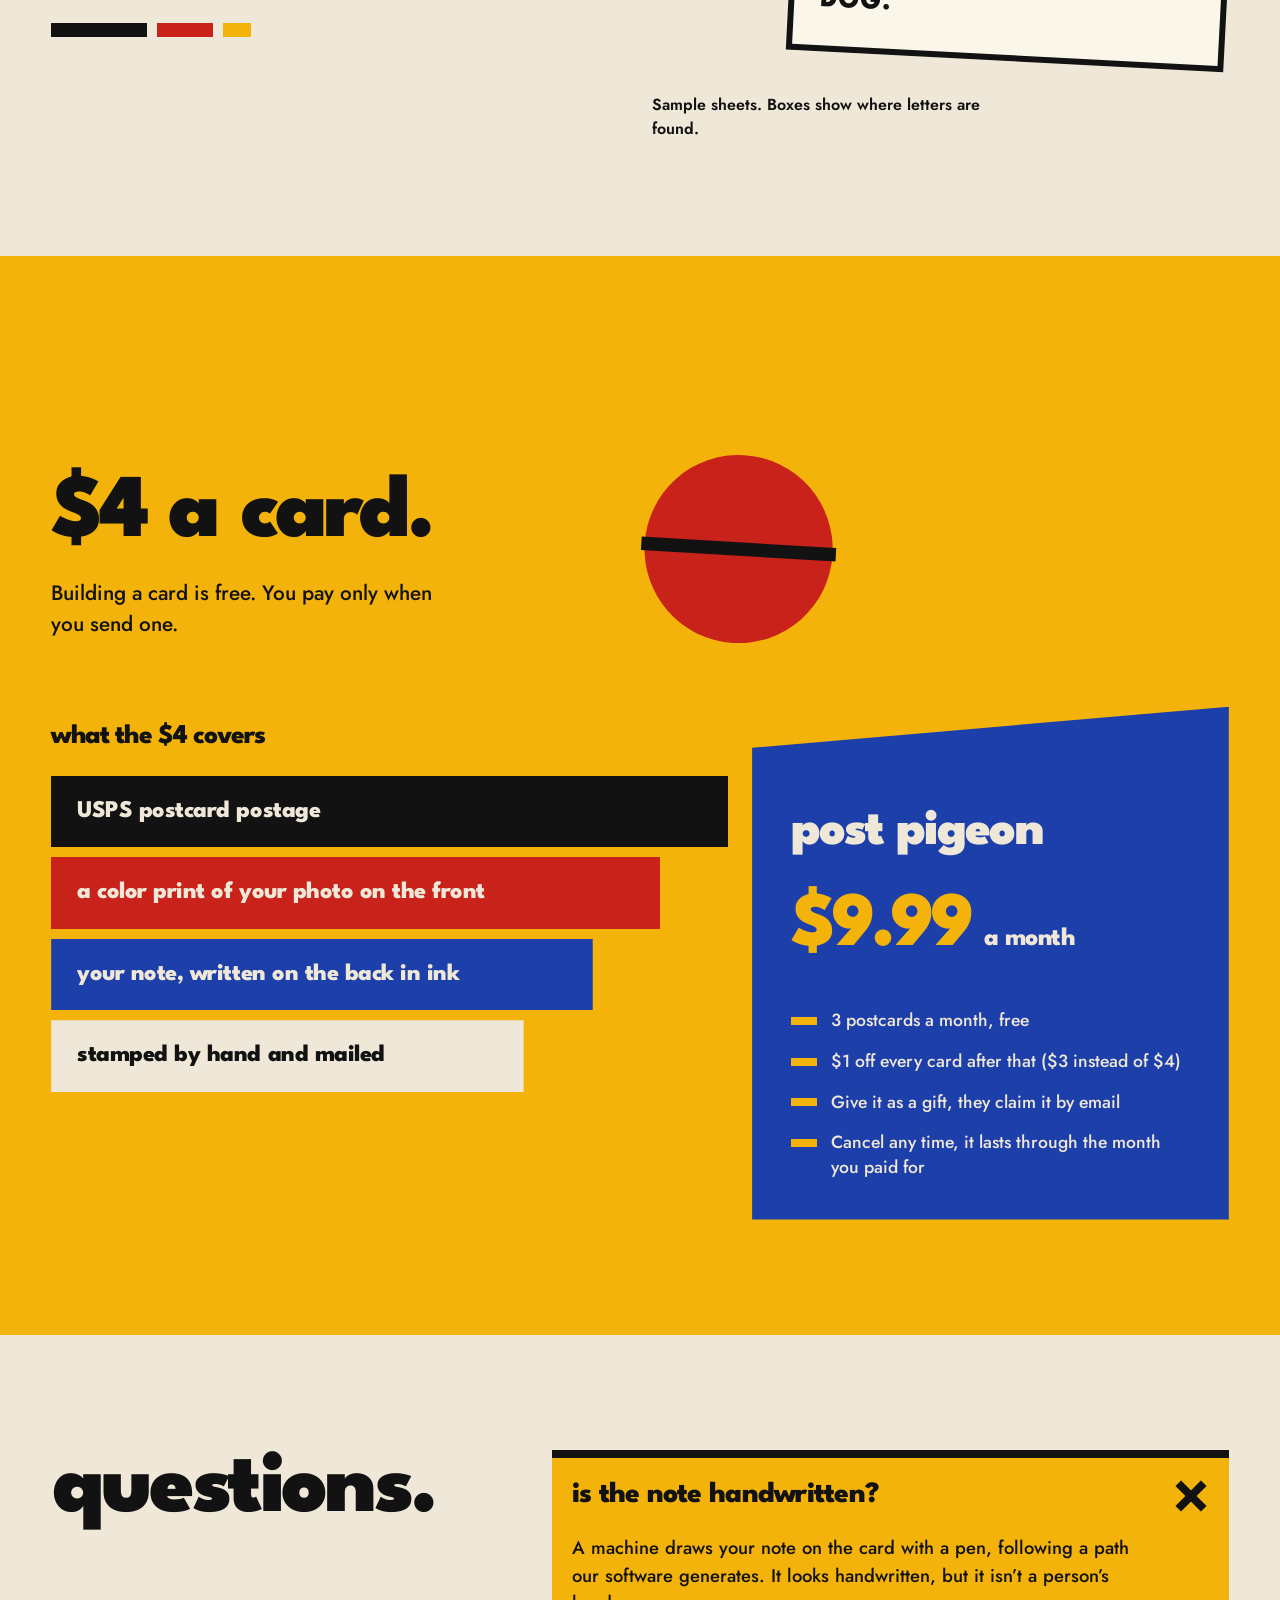
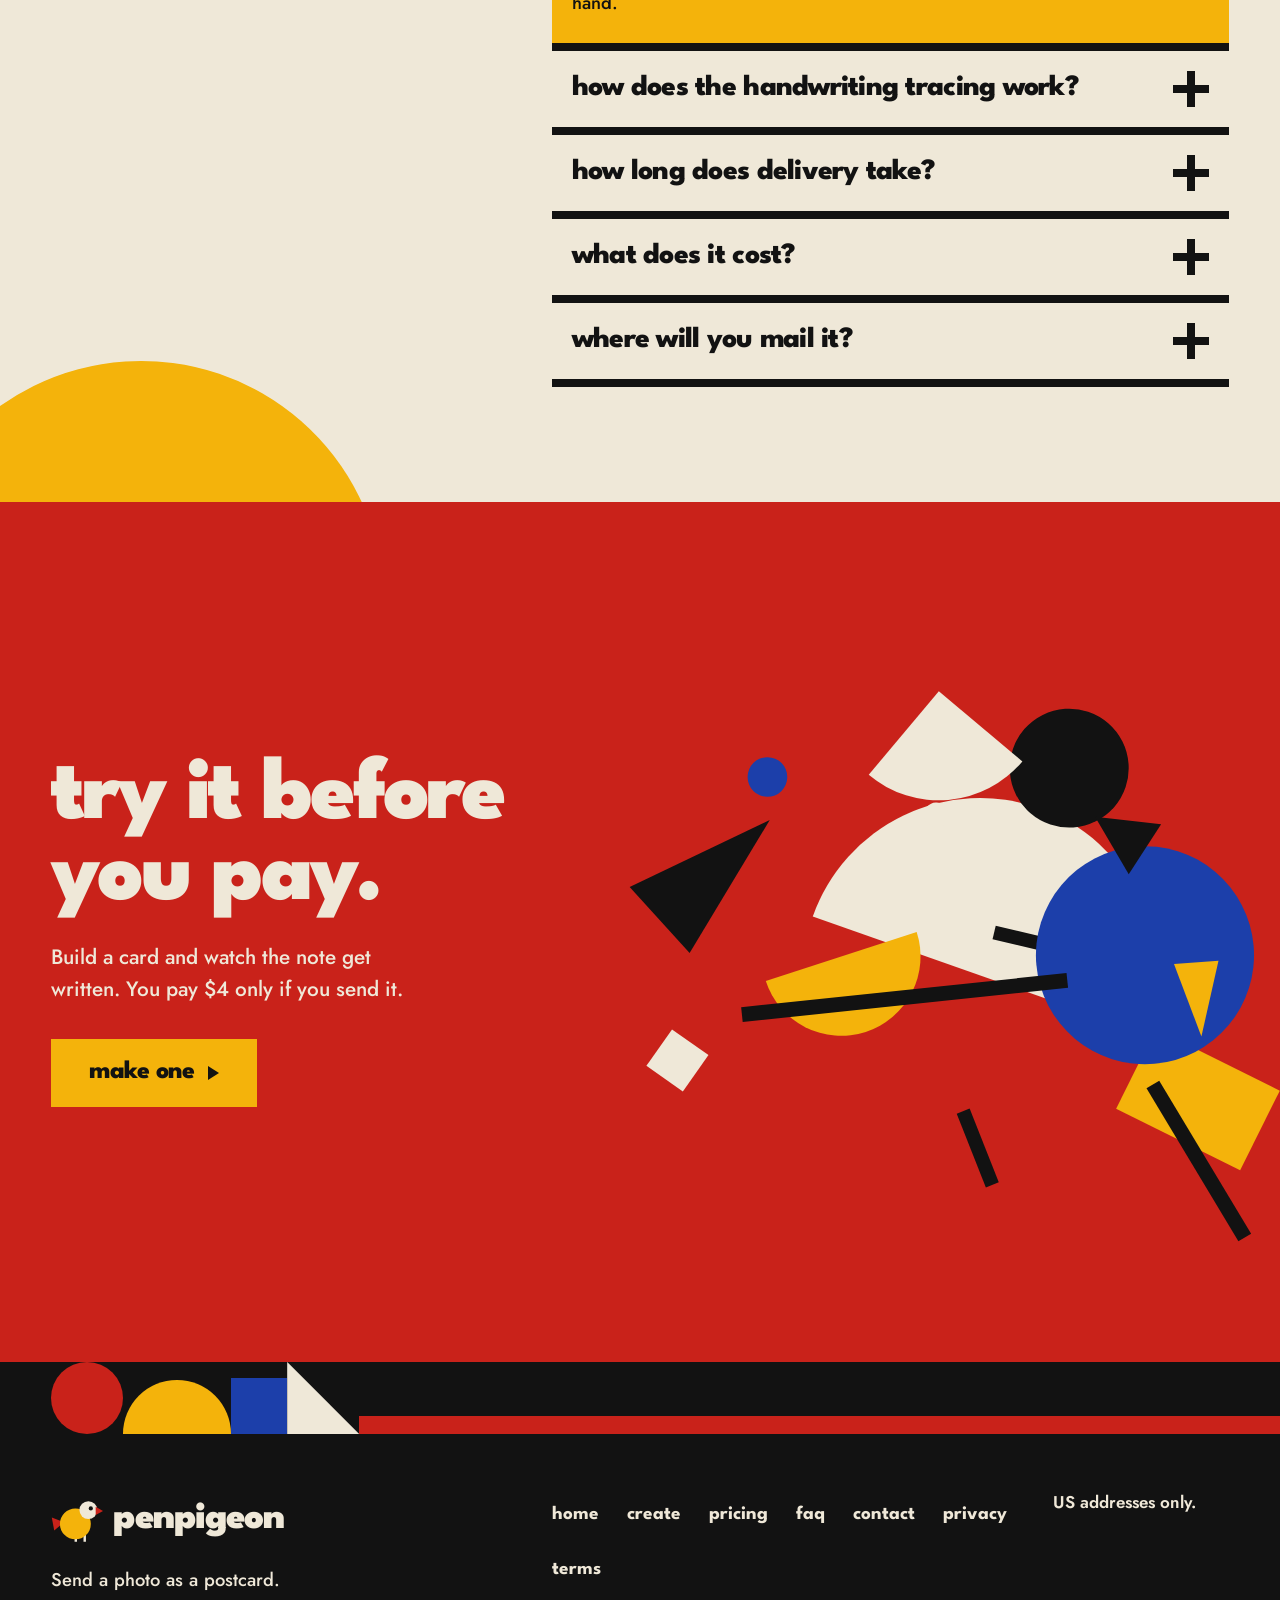
<file: 10-bauhaus/index.html>
<!doctype html>
<html lang="en">
<head>
<meta charset="utf-8">
<meta name="viewport" content="width=device-width, initial-scale=1">
<title>PenPigeon: send a photo as a postcard</title>
<meta name="description" content="Your photo goes on the front. A pen writes your note on the back. We stamp it and mail it. $4 a card, US addresses only.">
<meta name="theme-color" content="#121212">
<link rel="icon" href="data:image/svg+xml,%3Csvg xmlns='http://www.w3.org/2000/svg' viewBox='0 0 64 64'%3E%3Crect width='64' height='64' fill='%23121212'/%3E%3Ccircle cx='28' cy='38' r='16' fill='%23F4B30B'/%3E%3Ccircle cx='42' cy='24' r='9' fill='%23EFE8D8'/%3E%3Cpath d='M50 21l11 4-11 4z' fill='%23C9221A'/%3E%3C/svg%3E">
<link rel="preconnect" href="https://fonts.googleapis.com">
<link rel="preconnect" href="https://fonts.gstatic.com" crossorigin>
<link href="https://fonts.googleapis.com/css2?family=Jost:wght@400;500;600&family=League+Spartan:wght@700;800;900&display=swap" rel="stylesheet">
<script>
  /* hold the hero copy invisible for the intro; released by main.js (or after 2.5s if it never loads) */
  (function () {
    var h = document.documentElement;
    h.classList.add('js', 'hold');
    setTimeout(function () { h.classList.remove('hold'); }, 2500);
  })();
</script>
<link rel="stylesheet" href="style.css">
</head>
<body>
<a class="skip" href="#main">Skip to content</a>

<header class="nav" id="nav">
  <a class="brand" href="#top" aria-label="PenPigeon, home">
    <svg class="mark" viewBox="0 0 64 64" aria-hidden="true" focusable="false">
      <rect x="29" y="46" width="3" height="14" fill="var(--mark-leg)"/>
      <rect x="40" y="46" width="3" height="14" fill="var(--mark-leg)"/>
      <path d="M16 36L1 30L4 46Z" fill="var(--mark-tail)"/>
      <circle cx="30" cy="38" r="19" fill="var(--mark-body)"/>
      <circle cx="46" cy="21" r="11" fill="var(--mark-head)"/>
      <path d="M55 17L64 22L55 27Z" fill="var(--mark-beak)"/>
      <circle cx="49" cy="19" r="2.6" fill="var(--mark-eye)"/>
    </svg>
    <span class="wordmark" translate="no">PenPigeon</span>
  </a>
  <nav class="nav__links" id="navlinks" aria-label="Main">
    <a href="../../create.html">Create</a>
    <a href="#pricing">Pricing</a>
    <a href="#faq">FAQ</a>
    <a href="#contact">Contact</a>
    <a class="only-m" href="../../login.html">Log in</a>
  </nav>
  <div class="nav__end">
    <a class="nav__login" href="../../login.html">Log in</a>
    <a class="btn btn--yellow btn--sm" href="../../create.html">Make one</a>
    <button class="nav__menu" id="menuBtn" type="button" aria-expanded="false" aria-controls="navlinks" aria-label="Menu">
      <span></span><span></span><span></span>
    </button>
  </div>
</header>

<main id="main">

  <!-- ===== 1. construction: hero + how it works (one pinned stage on desktop) ===== -->
  <section class="construct" id="top" aria-labelledby="h1">
    <div class="bgs" aria-hidden="true">
      <i class="wipe w1"></i><i class="wipe w2"></i><i class="wipe w3"></i><i class="wipe w4"></i>
    </div>
    <svg class="stage" id="stage" aria-hidden="true" focusable="false"></svg>

    <div class="poster poster--hero" id="hero">
      <div class="hero-copy">
        <h1 id="h1">Send a photo as a postcard.</h1>
        <p class="sub">Your photo goes on the front. A pen writes your note on the back. We stamp it and mail it.</p>
        <div class="cta">
          <a class="btn btn--red" href="../../create.html">Make one</a>
          <a class="btn btn--ink" href="#how">See how it&rsquo;s made</a>
        </div>
        <p class="fine">No account needed to try it.</p>
      </div>
      <div class="art" id="heroArt"><svg aria-hidden="true" focusable="false"></svg></div>
      <div class="band" id="band">
        <ul class="sr-only"><li>US mail only</li><li>$4 a card</li><li>About 2 min</li></ul>
        <button class="band__pause" type="button" aria-pressed="false" aria-label="Pause facts ticker"><i></i><i></i></button>
        <div class="band__track" aria-hidden="true">
          <div class="band__set"><span>US mail only</span><i class="sh sh--c"></i><span>$4 a card</span><i class="sh sh--s"></i><span>about 2 min</span><i class="sh sh--t"></i></div>
          <div class="band__set"><span>US mail only</span><i class="sh sh--c"></i><span>$4 a card</span><i class="sh sh--s"></i><span>about 2 min</span><i class="sh sh--t"></i></div>
          <div class="band__set"><span>US mail only</span><i class="sh sh--c"></i><span>$4 a card</span><i class="sh sh--s"></i><span>about 2 min</span><i class="sh sh--t"></i></div>
          <div class="band__set"><span>US mail only</span><i class="sh sh--c"></i><span>$4 a card</span><i class="sh sh--s"></i><span>about 2 min</span><i class="sh sh--t"></i></div>
        </div>
      </div>
    </div>

    <div class="how" id="how">
      <div class="how__tab">
        <h2>How it works</h2>
        <span class="ticks" aria-hidden="true"><i></i><i></i><i></i><i></i></span>
      </div>
      <ol class="steps">
        <li class="poster poster--step" data-step="1">
          <div class="step-copy">
            <span class="num" aria-hidden="true">01</span>
            <h3>Add a photo.</h3>
            <p>It fills the front. Pan, zoom and straighten it. What you set is what prints.</p>
          </div>
          <div class="art"><svg aria-hidden="true" focusable="false"></svg></div>
        </li>
        <li class="poster poster--step" data-step="2">
          <div class="step-copy">
            <span class="num" aria-hidden="true">02</span>
            <h3>Pick a handwriting.</h3>
            <p>Use one of our styles, upload a font, or trace your own from a photo.</p>
          </div>
          <div class="art"><svg aria-hidden="true" focusable="false"></svg></div>
        </li>
        <li class="poster poster--step" data-step="3">
          <div class="step-copy">
            <span class="num" aria-hidden="true">03</span>
            <h3>Write the note.</h3>
            <p>Type it. The pen adds a little wobble and uneven spacing, so no two cards come out exactly alike.</p>
          </div>
          <div class="art">
            <div class="card-static" aria-hidden="true">
              <svg id="noteSrc" viewBox="0 0 563.2 175.2" fill="none" stroke="currentColor" stroke-linecap="round" stroke-linejoin="round" focusable="false">
<path d="M10.52,47.95L6.56,46.09L4.56,41.86L4.76,39.98L6.66,35.78L10.72,33.95L12.79,33.72L16.76,36.06L18.49,40.16L18.26,46.08L15.73,76.23" stroke-width="5.49"/>
<path d="M36.72,33.94L15.85,76.38" stroke-width="5.12"/>
<path d="M36.93,34.18L32.28,76.36" stroke-width="4.60"/>
<path d="M61.21,34.51L57.01,36.59L50.77,42.47L44.80,50.68L38.58,62.53L32.21,76.51" stroke-width="4.63"/>
<path d="M71.83,47.84L71.91,49.70L73.60,49.64L73.60,47.79L71.69,48.01" stroke-width="4.63"/>
<path d="M65.15,65.98L69.28,58.13L64.71,69.89L64.79,73.64L66.95,75.78L69.04,75.83L73.00,73.91L75.01,71.94L79.26,66.04" stroke-width="5.10"/>
<path d="M83.24,66.36L87.34,60.44L89.50,56.51L89.63,60.41L93.53,67.00L95.26,71.42L95.03,75.57L91.00,77.26" stroke-width="5.04"/>
<path d="M82.61,74.98L86.70,77.01L95.16,77.51L99.32,75.66L101.46,73.37L106.05,67.23" stroke-width="4.55"/>
<path d="M109.92,66.37L113.99,60.23L120.55,50.51L122.59,46.43L124.78,40.24L124.83,36.56L122.99,34.68L118.74,36.30L116.69,40.18L114.38,48.23L111.94,60.45L109.35,76.50" stroke-width="5.64"/>
<path d="M109.31,76.52L111.66,70.55L113.89,66.44L118.05,60.45L122.12,58.71L126.09,58.70L128.23,60.77L127.92,64.81L125.54,70.95L125.40,75.03L127.44,77.25L129.77,77.45L133.85,75.31L136.13,73.39L140.49,67.65" stroke-width="5.10"/>
<path d="M168.26,66.43L172.12,58.09L168.41,70.57L168.19,74.36L170.18,76.38L174.49,76.41L178.84,74.34L182.85,70.17L186.94,63.79" stroke-width="4.97"/>
<path d="M188.71,57.63L177.23,94.97L175.41,99.17L171.11,101.46L168.77,99.27L168.48,94.90L170.59,88.81L176.91,82.63L182.94,78.36L186.82,75.99L192.80,71.47L198.85,65.17" stroke-width="5.23"/>
<path d="M214.61,56.77L210.38,56.90L206.18,59.10L204.04,61.17L202.08,65.48L202.24,69.87L204.57,74.11L208.69,75.93L212.84,76.17L216.95,74.10L219.14,71.83L221.07,67.62L220.88,63.20L218.68,59.06L214.55,56.77L212.78,59.13L212.93,63.52L215.13,67.81L219.42,69.57L225.58,69.21L229.64,66.93L231.93,64.92" stroke-width="5.23"/>
<path d="M234.64,64.69L238.43,56.68L234.77,68.81L234.76,73.07L237.00,75.11L241.02,75.13L244.90,72.91L249.05,68.73L253.09,62.51" stroke-width="5.20"/>
<path d="M255.22,56.55L251.29,68.66L251.28,72.80L253.42,74.71L255.52,74.58L259.61,72.47L261.38,70.45L265.49,64.33" stroke-width="5.59"/>
<path d="M296.63,56.11L292.40,60.21L290.10,66.18L290.03,70.58L291.86,74.76L295.75,74.89L300.25,73.03L304.50,68.93" stroke-width="5.30"/>
<path d="M309.25,56.54L304.31,68.75L304.00,72.80L306.07,75.24L310.51,75.49L314.55,73.30L318.86,69.45L321.17,63.43L321.57,57.30" stroke-width="5.62"/>
<path d="M321.53,56.98L323.41,65.30L325.42,67.42L329.49,67.76L333.81,65.83" stroke-width="5.25"/>
<path d="M339.28,72.08L343.38,70.18L345.42,68.59L347.72,64.79L347.83,60.76L345.72,58.72L343.99,58.50L339.78,60.47L337.71,64.16L337.33,70.33L339.27,74.56L343.43,76.61L347.66,76.53L351.47,74.72L353.64,72.65L357.97,66.71" stroke-width="4.71"/>
<path d="M361.20,64.78L365.15,58.33L367.33,53.69L367.24,57.98L374.02,57.98L376.16,60.26L376.31,64.40L374.40,71.04L374.30,73.40L376.40,75.29L378.95,75.13L383.24,72.91L385.43,70.70L389.71,63.88" stroke-width="5.75"/>
<path d="M395.02,69.95L399.19,67.85L401.16,65.91L403.37,61.52L403.35,57.19L401.07,55.10L398.86,55.26L394.85,57.38L392.90,61.38L392.90,67.90L395.01,72.23L399.29,74.37L403.63,74.15L408.03,71.86L410.23,69.71L414.42,63.52" stroke-width="5.67"/>
<path d="M442.27,67.15L446.18,61.19L452.25,51.05L454.28,47.20L456.40,41.42L456.24,37.16L454.37,35.03L450.28,37.15L448.31,41.24L446.32,49.42L444.38,61.56L442.60,77.60" stroke-width="5.54"/>
<path d="M442.68,77.59L444.31,71.25L446.50,67.01L450.33,61.30L454.33,59.41L458.15,59.49L460.11,61.58L460.20,65.28L458.03,71.16L458.20,74.92L460.01,76.87L462.12,76.90L466.17,75.22L468.10,73.33L472.18,67.02" stroke-width="5.38"/>
<path d="M477.42,71.96L481.72,69.88L483.83,67.89L486.29,63.63L486.38,59.32L484.35,57.43L482.15,57.42L478.04,59.30L475.77,63.26L475.73,69.44L477.63,73.89L481.65,76.16L485.80,76.50L490.11,74.23L491.95,72.07L496.56,65.82" stroke-width="4.58"/>
<path d="M499.51,66.58L503.44,60.57L505.60,56.79L505.30,60.83L511.35,61.06L513.37,62.94L513.36,66.83L511.34,72.59L511.11,74.74L513.24,76.63L515.41,76.91L519.27,74.96L521.15,73.02L525.42,67.25" stroke-width="5.38"/>
<path d="M531.28,71.72L535.66,69.80L537.92,67.58L540.02,63.72L540.29,59.56L538.39,57.39L536.38,57.31L532.05,59.24L529.61,63.21L529.60,69.46L531.30,73.63L535.20,75.79L539.12,75.99L543.53,74.18L545.61,72.37L549.91,66.50" stroke-width="5.07"/>
<path d="M555.49,65.46L553.09,67.65L555.22,69.67L557.22,67.39L555.34,65.21" stroke-width="4.58"/>
<path d="M9.60,121.49L5.36,119.63L3.22,115.75L2.98,113.49L4.94,109.56L9.24,107.58L11.25,107.25L15.46,109.24L17.69,113.46L17.67,117.38L15.68,127.81L13.92,135.77L9.96,150.35" stroke-width="4.65"/>
<path d="M13.83,135.89L19.67,119.59L23.59,111.28L25.60,109.28L29.82,106.79L31.66,106.94L35.74,108.90L37.93,112.82L37.95,116.80L36.11,127.14L34.50,135.52L30.59,149.88" stroke-width="5.15"/>
<path d="M34.37,135.51L40.16,118.88L44.29,110.44L46.15,108.15L49.97,105.90L51.86,105.93L56.23,108.01L58.35,112.06L58.71,116.33L56.79,126.51L53.13,140.84L53.24,146.91L55.08,149.16L57.10,148.90L61.41,146.60L63.47,144.67L67.11,138.56" stroke-width="5.62"/>
<path d="M83.90,130.26L79.72,129.97L75.46,132.03L73.29,133.89L71.32,138.25L70.96,142.27L72.74,146.71L77.04,149.21L81.36,149.48L85.40,147.54L87.58,145.59L89.68,141.13L90.07,137.18L88.33,132.73L83.97,130.25L82.03,132.44L81.85,136.43L83.76,140.87L87.91,142.90L94.23,143.12L98.36,141.26L100.23,139.24" stroke-width="5.64"/>
<path d="M102.86,138.06L106.97,131.59L109.29,127.21L109.25,131.36L115.69,130.85L118.08,133.01L118.32,137.45L116.44,143.80L116.69,146.13L118.92,148.18L121.15,147.98L125.26,145.52L127.50,143.24L131.33,136.76" stroke-width="5.28"/>
<path d="M136.68,145.26L140.82,143.32L142.89,141.44L145.03,137.20L145.00,132.84L142.76,130.92L140.57,130.79L136.65,133.19L134.49,137.54L134.72,143.46L136.73,147.79L140.74,149.75L145.05,149.58L149.24,147.39L151.44,145.10L155.60,139.04" stroke-width="5.10"/>
<path d="M180.46,139.69L184.21,133.38L186.00,129.46L186.00,133.59L190.36,139.50L192.47,143.55L192.67,147.46L188.83,149.76" stroke-width="5.43"/>
<path d="M180.72,147.81L184.70,149.77L193.04,149.48L196.91,147.34L198.76,145.39L202.64,139.06" stroke-width="5.33"/>
<path d="M219.70,132.94L215.27,133.01L210.73,134.79L208.59,136.73L206.10,141.27L205.89,145.55L207.89,150.01L212.57,152.39L217.04,152.74L221.58,150.53L223.91,148.37L225.99,143.88L226.21,139.74L224.30,135.30L219.75,133.05L217.55,135.04L217.57,139.60L219.58,144.07L223.81,146.55L230.27,146.87L234.86,144.45L237.23,142.43" stroke-width="5.56"/>
<path d="M252.93,132.74L248.50,132.78L244.02,134.81L242.21,137.20L240.11,141.38L239.95,145.35L242.32,149.50L246.40,151.89L250.70,151.67L254.78,149.40L256.76,147.53L259.14,143.33L258.99,139.18L256.67,134.94L252.47,132.85L250.35,134.91L250.43,139.10L252.69,143.14L257.02,145.41L263.36,145.14L267.43,142.89L269.71,140.65" stroke-width="5.17"/>
<path d="M272.99,138.51L276.75,132.67L280.77,130.71L282.91,132.96L282.67,134.62L280.86,142.79L278.82,148.55" stroke-width="4.86"/>
<path d="M280.65,142.77L282.66,138.58L286.57,132.71L290.73,130.84L294.94,130.80L297.02,132.97L296.99,137.05L294.81,142.76L294.55,146.74L296.66,148.61L298.90,148.88L302.92,147.05L304.69,145.06L308.47,138.84" stroke-width="5.17"/>
<path d="M401.90,159.13L397.43,152.42L393.13,141.57L391.05,128.46L391.16,115.40L393.45,108.53L397.79,106.26L402.53,106.62L404.62,108.70L406.98,115.41L406.73,121.85L404.31,132.82L397.85,152.55L393.47,165.76L391.25,172.32L388.81,176.46L384.37,178.47L382.44,176.14L382.43,172.01L384.53,165.66L389.18,159.16L393.35,154.57L399.96,150.45L408.71,146.23" stroke-width="4.60"/>
              </svg>
            </div>
            <svg aria-hidden="true" focusable="false"></svg>
          </div>
        </li>
        <li class="poster poster--step" data-step="4">
          <div class="step-copy">
            <span class="num" aria-hidden="true">04</span>
            <h3>Address it.</h3>
            <p>Add their address, and yours if you want it on the back. Check it, then send it.</p>
          </div>
          <div class="art"><svg aria-hidden="true" focusable="false"></svg></div>
        </li>
      </ol>
    </div>
  </section>

  <!-- ===== 2. own handwriting ===== -->
  <section class="own" id="handwriting" aria-labelledby="own-h">
    <div class="sweep-css own__sweep" aria-hidden="true"></div>
    <div class="own__copy">
      <h2 id="own-h" data-reveal>Use your own handwriting.</h2>
      <p data-reveal>Write a sentence that uses every letter of the alphabet, once normally and once in capitals, and photograph each. We find the letters and use them to write your cards, filling in any the pages missed.</p>
      <div class="bars" aria-hidden="true"><i></i><i></i><i></i></div>
    </div>
    <div class="own__art">
      <div class="own__disc" aria-hidden="true"></div>
      <div class="sheet sheet--a" role="img" aria-label="Sample sheet: the sentence written once in lower case, with a box found around every letter">
        <p class="sheet__txt" aria-hidden="true" data-letters>The quick brown fox jumps over the lazy dog.</p>
      </div>
      <div class="sheet sheet--b" role="img" aria-label="Sample sheet: the same sentence in capitals, with a box found around every letter">
        <p class="sheet__txt sheet__txt--caps" aria-hidden="true" data-letters>The quick brown fox jumps over the lazy dog.</p>
      </div>
      <p class="own__cap">Sample sheets. Boxes show where letters are found.</p>
    </div>
  </section>

  <!-- ===== 3. pricing ===== -->
  <section class="price" id="pricing" aria-labelledby="price-h">
    <div class="price__head">
      <div>
        <h2 id="price-h" data-reveal>$4 a card.</h2>
        <p class="price__lede" data-reveal>Building a card is free. You pay only when you send one.</p>
      </div>
      <svg class="price__glyph" viewBox="0 0 250 160" aria-hidden="true" focusable="false">
        <g class="pg pg-coin"><circle cx="62" cy="80" r="56" fill="#C9221A"/><rect x="58" y="22" width="8" height="116" fill="#121212"/></g>
        <g class="pg pg-stem"><rect x="188" y="8" width="26" height="144" fill="#121212"/></g>
        <g class="pg pg-bar"><rect x="124" y="98" width="126" height="26" fill="#121212"/></g>
        <g class="pg pg-diag"><polygon points="188,8 214,8 134,104 124,98" fill="#1C3FAA"/></g>
      </svg>
    </div>
    <div class="price__body">
      <div class="covers">
        <h3 class="covers__h">What the $4 covers</h3>
        <ul class="covers__list">
          <li class="cv cv--ink"><span class="keep">USPS</span> postcard postage</li>
          <li class="cv cv--red">A color print of your photo on the front</li>
          <li class="cv cv--blue">Your note, written on the back in ink</li>
          <li class="cv cv--paper">Stamped by hand and mailed</li>
        </ul>
      </div>
      <article class="plan" aria-labelledby="plan-h">
        <h3 id="plan-h">Post pigeon</h3>
        <p class="plan__price"><b>$9.99</b> a month</p>
        <ul class="plan__list">
          <li>3 postcards a month, free</li>
          <li>$1 off every card after that ($3 instead of $4)</li>
          <li>Give it as a gift, they claim it by email</li>
          <li>Cancel any time, it lasts through the month you paid for</li>
        </ul>
      </article>
    </div>
  </section>

  <!-- ===== 4. faq ===== -->
  <section class="faq" id="faq" aria-labelledby="faq-h">
    <div class="sweep-css faq__sweep" aria-hidden="true"></div>
    <h2 id="faq-h" data-reveal>Questions.</h2>
    <div class="acc" id="acc">
      <div class="acc__item">
        <h3><button class="acc__q" type="button" aria-expanded="false" aria-controls="a1" id="q1"><span>Is the note handwritten?</span><i class="plus" aria-hidden="true"></i></button></h3>
        <div class="acc__a" id="a1" role="region" aria-labelledby="q1" hidden><p>A machine draws your note on the card with a pen, following a path our software generates. It looks handwritten, but it isn&rsquo;t a person&rsquo;s hand.</p></div>
      </div>
      <div class="acc__item">
        <h3><button class="acc__q" type="button" aria-expanded="false" aria-controls="a2" id="q2"><span>How does the handwriting tracing work?</span><i class="plus" aria-hidden="true"></i></button></h3>
        <div class="acc__a" id="a2" role="region" aria-labelledby="q2" hidden><p>Write a sentence that uses every letter of the alphabet, once in your normal handwriting and once in capitals, and photograph each one. The photos are uploaded, an algorithm finds your letters, and the photos are deleted. We then use your letters to write your cards.</p></div>
      </div>
      <div class="acc__item">
        <h3><button class="acc__q" type="button" aria-expanded="false" aria-controls="a3" id="q3"><span>How long does delivery take?</span><i class="plus" aria-hidden="true"></i></button></h3>
        <div class="acc__a" id="a3" role="region" aria-labelledby="q3" hidden><p>Once it&rsquo;s in the mail, delivery is up to USPS, and we can&rsquo;t promise a date.</p></div>
      </div>
      <div class="acc__item">
        <h3><button class="acc__q" type="button" aria-expanded="false" aria-controls="a4" id="q4"><span>What does it cost?</span><i class="plus" aria-hidden="true"></i></button></h3>
        <div class="acc__a" id="a4" role="region" aria-labelledby="q4" hidden><p>$4 a card. There&rsquo;s also an optional monthly plan.</p></div>
      </div>
      <div class="acc__item">
        <h3><button class="acc__q" type="button" aria-expanded="false" aria-controls="a5" id="q5"><span>Where will you mail it?</span><i class="plus" aria-hidden="true"></i></button></h3>
        <div class="acc__a" id="a5" role="region" aria-labelledby="q5" hidden><p>Any address in the US.</p></div>
      </div>
    </div>
  </section>

  <!-- ===== 5. closing ===== -->
  <section class="close" id="create" aria-labelledby="close-h">
    <div class="close__copy">
      <h2 id="close-h" data-reveal>Try it before you pay.</h2>
      <p data-reveal>Build a card and watch the note get written. You pay $4 only if you send it.</p>
      <a class="btn btn--yellow btn--lg" href="../../create.html" data-reveal>Make one</a>
    </div>
    <div class="art" id="closeArt"><svg aria-hidden="true" focusable="false"></svg></div>
  </section>
</main>

<footer class="foot" id="contact">
  <div class="foot__shapes" aria-hidden="true"><i class="fs fs-c"></i><i class="fs fs-h"></i><i class="fs fs-s"></i><i class="fs fs-t"></i><i class="fs fs-b"></i></div>
  <div class="foot__inner">
    <div class="foot__id">
      <a class="brand brand--foot" href="#top" aria-label="PenPigeon, back to top">
        <svg class="mark" viewBox="0 0 64 64" aria-hidden="true" focusable="false">
          <rect x="29" y="46" width="3" height="14" fill="var(--mark-leg)"/>
          <rect x="40" y="46" width="3" height="14" fill="var(--mark-leg)"/>
          <path d="M16 36L1 30L4 46Z" fill="var(--mark-tail)"/>
          <circle cx="30" cy="38" r="19" fill="var(--mark-body)"/>
          <circle cx="46" cy="21" r="11" fill="var(--mark-head)"/>
          <path d="M55 17L64 22L55 27Z" fill="var(--mark-beak)"/>
          <circle cx="49" cy="19" r="2.6" fill="var(--mark-eye)"/>
        </svg>
        <span class="wordmark" translate="no">PenPigeon</span>
      </a>
      <p class="foot__tag">Send a photo as a postcard.</p>
    </div>
    <nav class="foot__links" aria-label="Footer">
      <a href="#top">Home</a><a href="../../create.html">Create</a><a href="#pricing">Pricing</a><a href="#faq">FAQ</a><a href="#contact">Contact</a><a href="../../privacy.html">Privacy</a><a href="../../terms.html">Terms</a>
    </nav>
    <p class="foot__us">US addresses only.</p>
  </div>
</footer>

<script src="../_shared/gsap/gsap.min.js"></script>
<script src="../_shared/gsap/ScrollTrigger.min.js"></script>
<script src="../_shared/gsap/SplitText.min.js"></script>
<script src="../_shared/gsap/DrawSVGPlugin.min.js"></script>
<script src="scenes.js"></script>
<script src="main.js"></script>
</body>
</html>
</file>
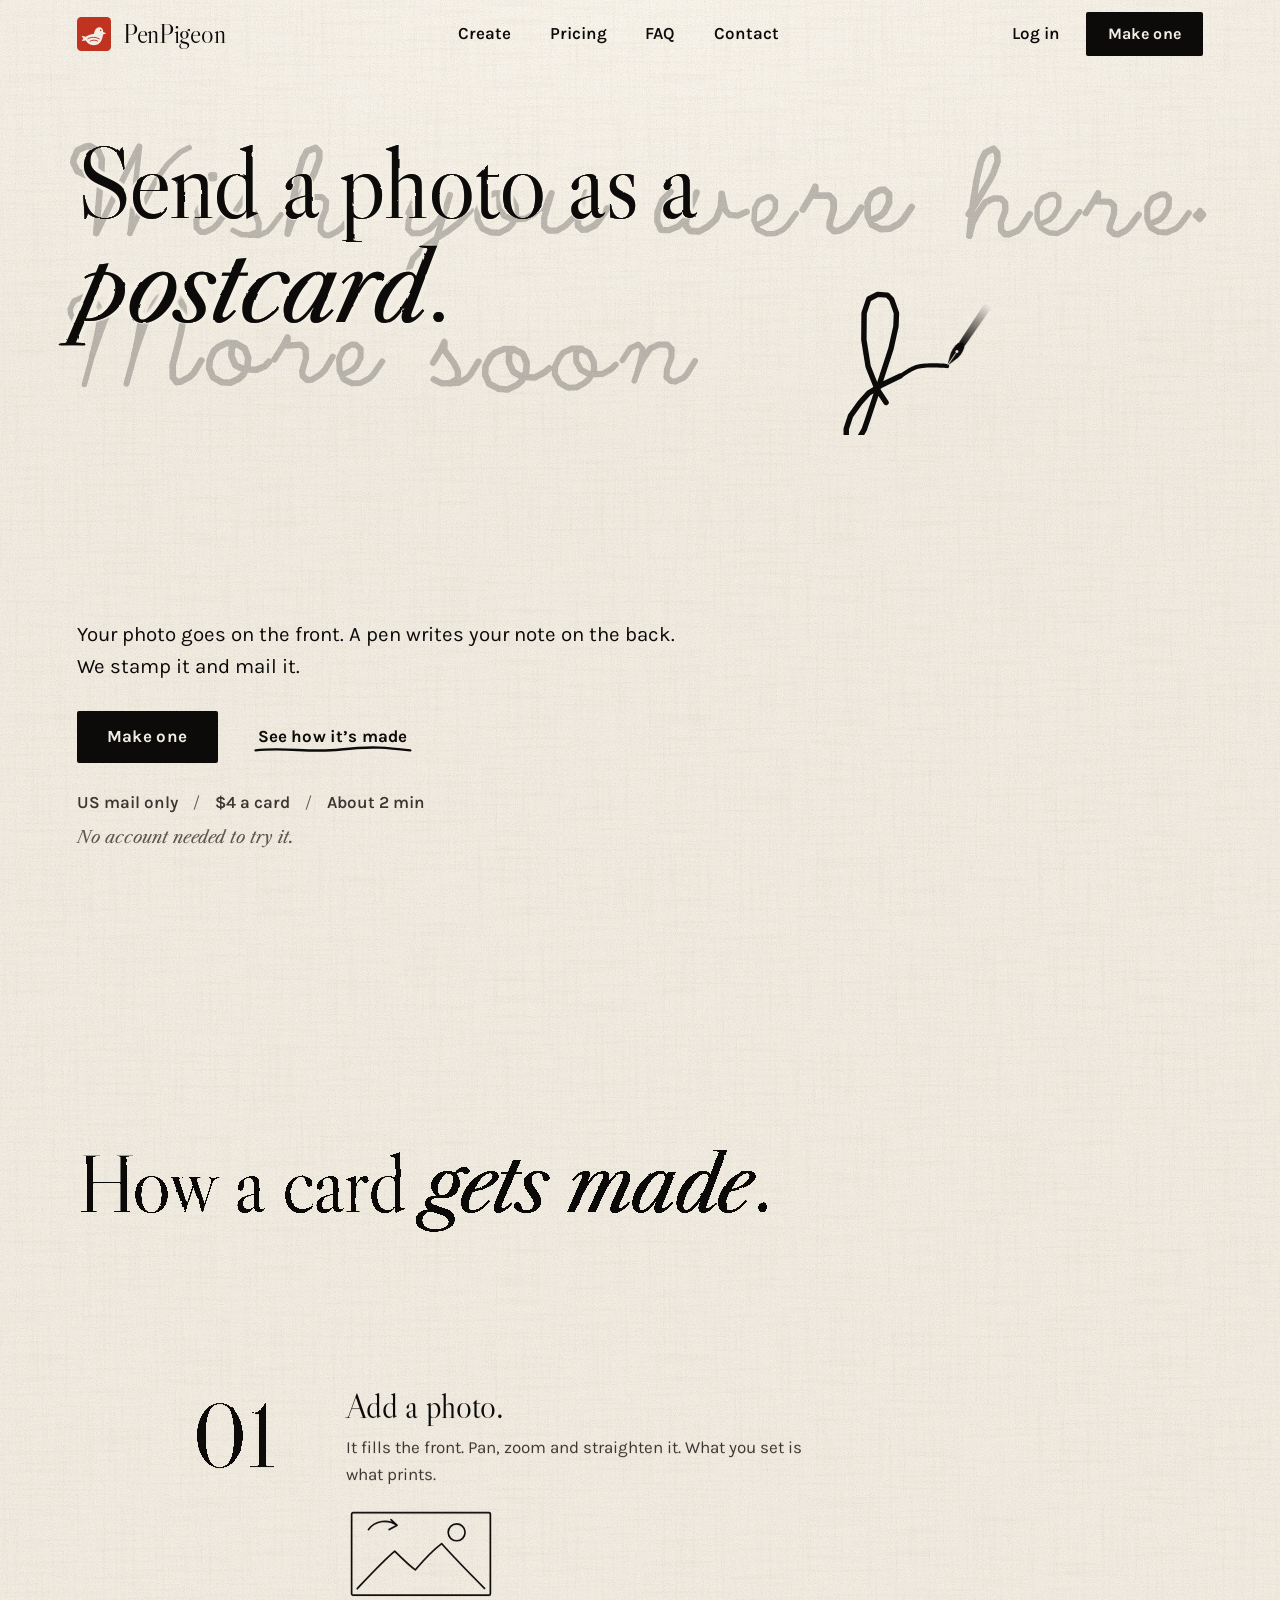
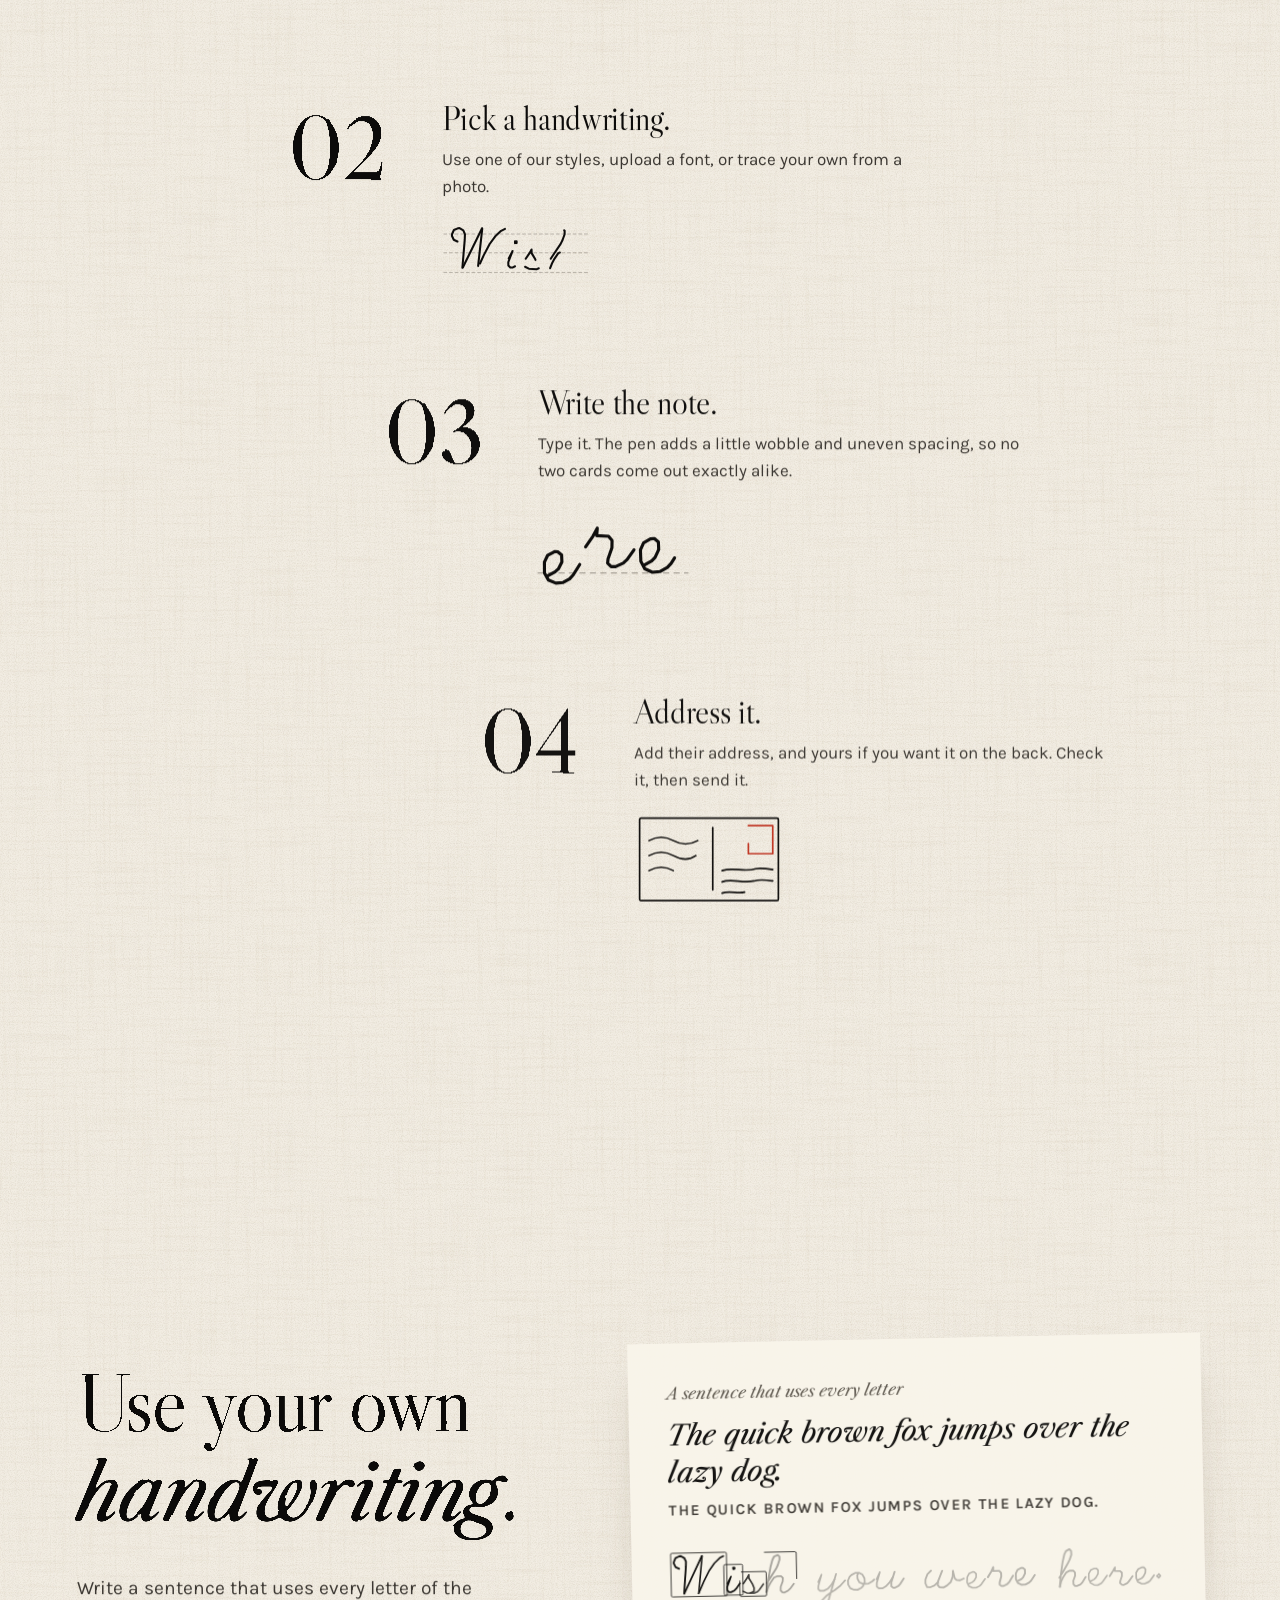
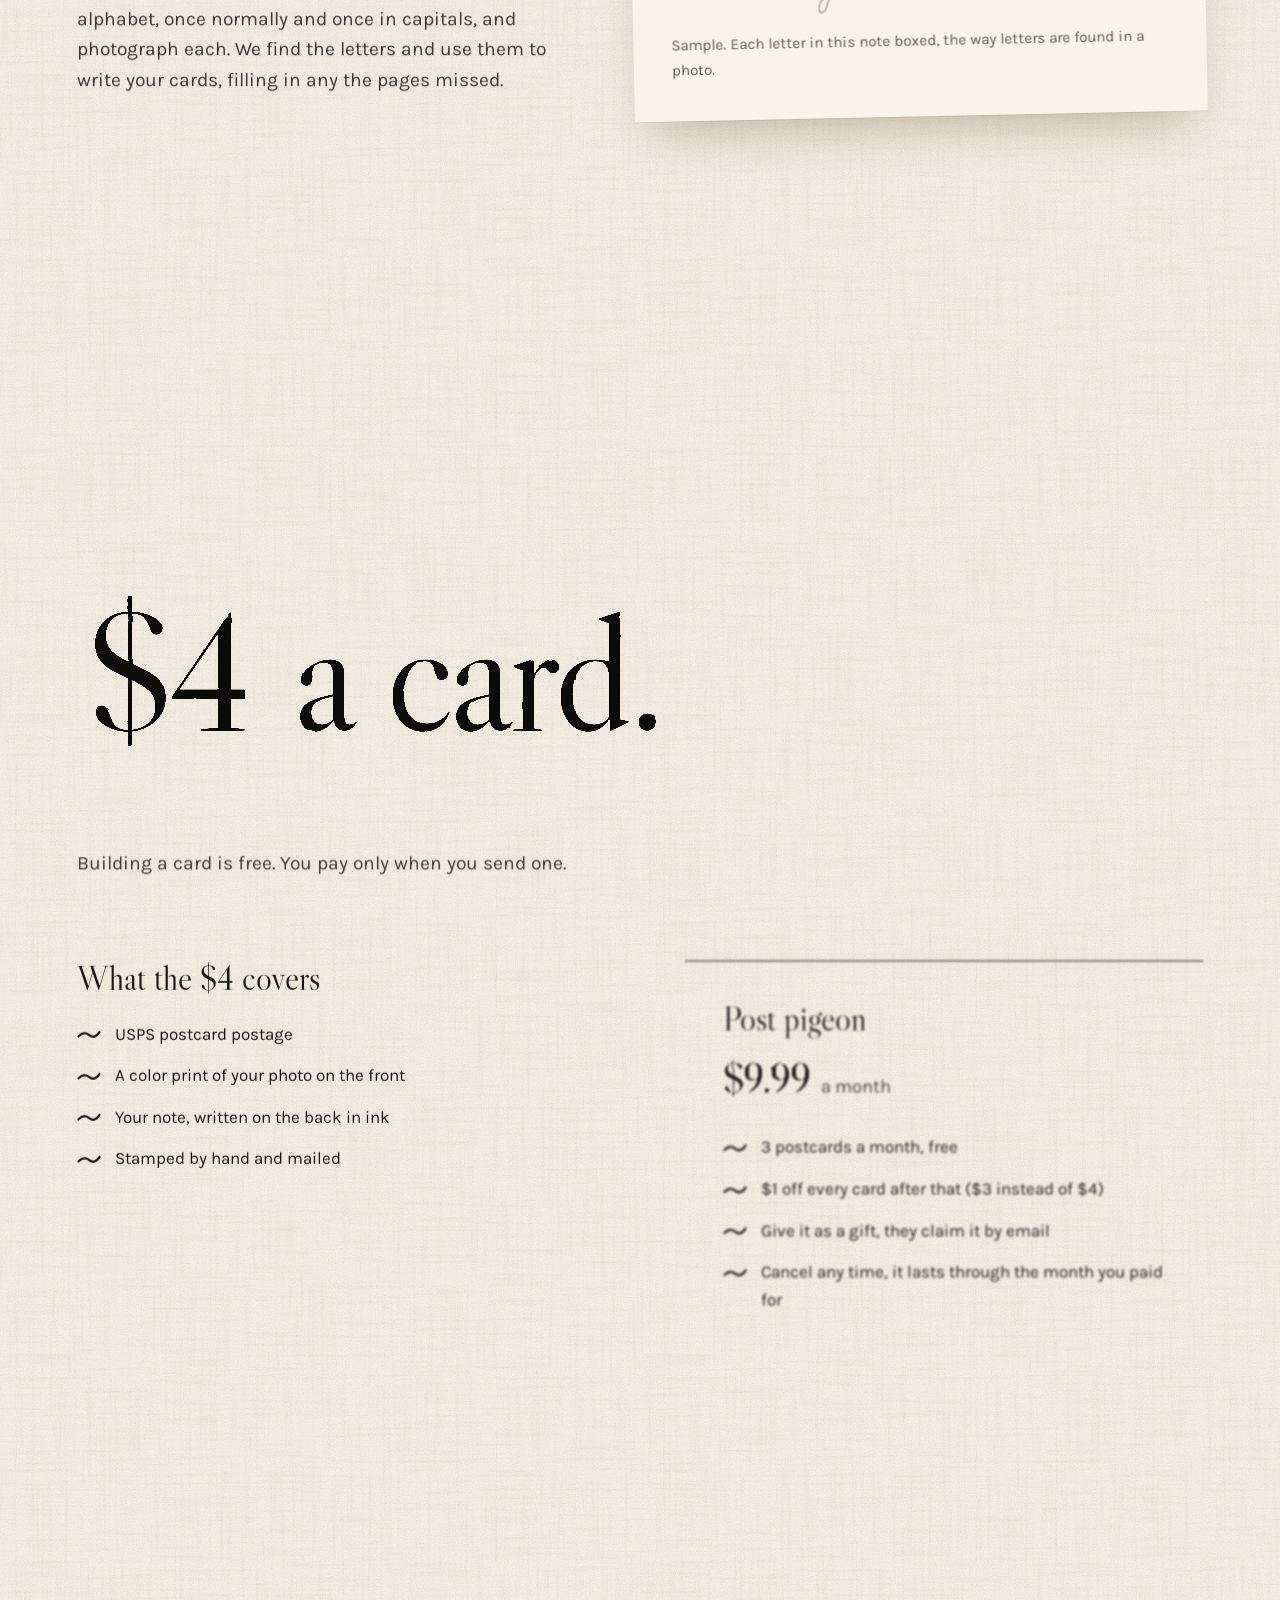
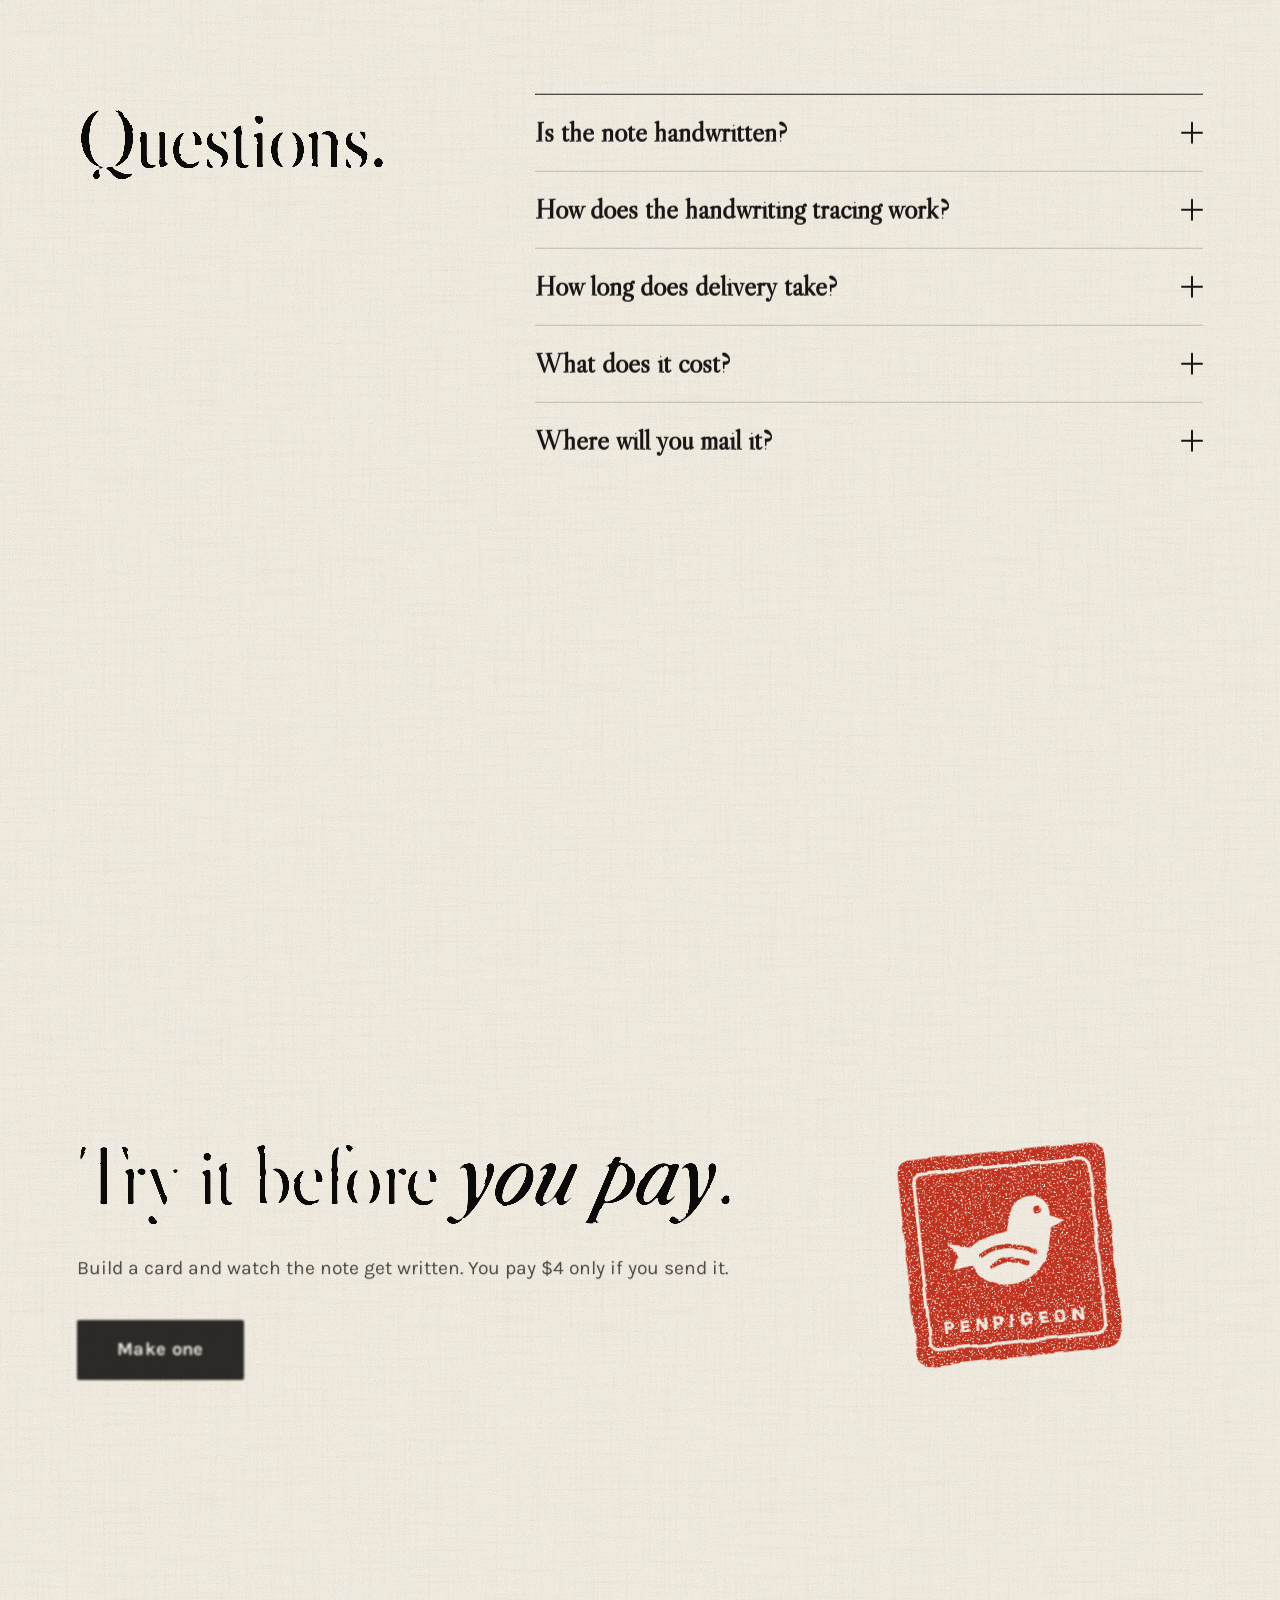
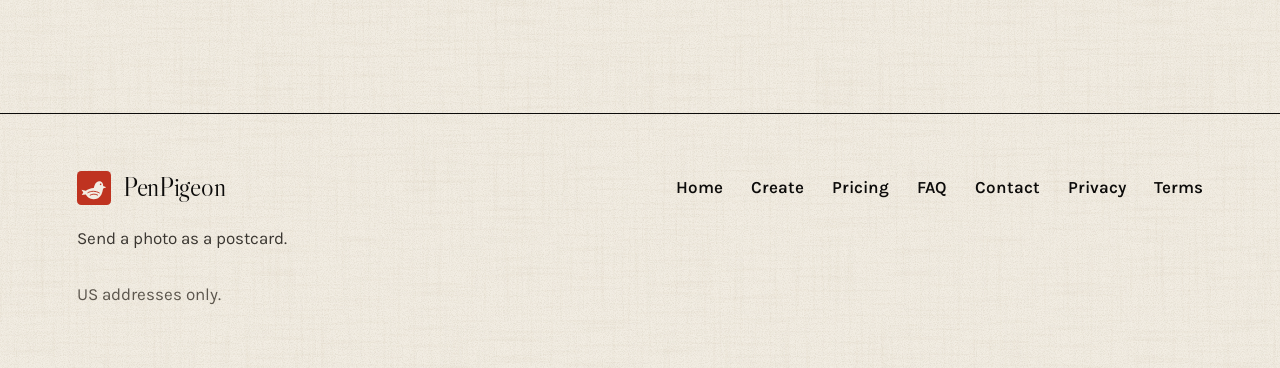
<file: 11-inkwell/index.html>
<!doctype html>
<html lang="en">
<head>
<meta charset="utf-8">
<meta name="viewport" content="width=device-width, initial-scale=1">
<title>PenPigeon: send a photo as a postcard</title>
<meta name="description" content="Your photo goes on the front. A pen writes your note on the back. We stamp it and mail it. $4 a card, US addresses only.">
<meta name="color-scheme" content="light">
<meta name="theme-color" content="#f2ede3">
<link rel="icon" href="data:image/svg+xml,%3Csvg xmlns='http://www.w3.org/2000/svg' viewBox='0 0 32 32'%3E%3Crect width='32' height='32' rx='4' fill='%23bf3320'/%3E%3Cpath d='M30 14.5l-3.7 1.4c-.7 2.4-.8 4.4-2 6.9-1.8 3.6-5.6 5.6-9.6 5.6-4.2 0-7.4-2.5-8.7-5.5l-4.8.2 1.7-2.9-2-2.9 5.100 1.100c2.100-1.700 5.600-2.800 9.300-3.100.8-2.900 1.500-5.100 3.500-6.600 2.100-1.600 5.400-1.300 6.900 1 .7 1.200.8 2.400.6 3.400z' fill='%23f2ede3'/%3E%3C/svg%3E">
<link rel="preconnect" href="https://fonts.googleapis.com">
<link rel="preconnect" href="https://fonts.gstatic.com" crossorigin>
<link href="https://fonts.googleapis.com/css2?family=Karla:wght@300..800&amp;family=Libre+Caslon+Display&amp;family=Libre+Caslon+Text:ital,wght@0,400;1,400&amp;display=swap" rel="stylesheet">
<link rel="stylesheet" href="style.css">
<script>
  /* Animation gate. Content stays visible unless motion is allowed AND the script gets as far
     as taking over. If anything stalls, the failsafe puts everything back on screen. */
  (function () {
    var r = document.documentElement;
    if (window.matchMedia && matchMedia('(prefers-reduced-motion: no-preference)').matches) {
      r.classList.add('js-anim');
      window.__inkFailsafe = setTimeout(function () { r.classList.remove('js-anim'); }, 4500);
    }
  })();
</script>
</head>
<body>
<a class="skip" href="#main">Skip to content</a>

<!-- Shared SVG defs: ink-bleed filter for display type, worn-stamp filter for the seal, pigeon parts -->
<svg width="0" height="0" style="position:absolute" aria-hidden="true" focusable="false">
  <defs>
    <filter id="inkbleed" x="-3%" y="-10%" width="106%" height="120%" color-interpolation-filters="sRGB">
      <feTurbulence type="fractalNoise" baseFrequency="0.07" numOctaves="2" seed="3" result="noise"/>
      <feDisplacementMap in="SourceGraphic" in2="noise" scale="2" xChannelSelector="R" yChannelSelector="G" result="disp"/>
      <feGaussianBlur in="disp" stdDeviation="0.6" result="soft"/>
      <feColorMatrix in="soft" type="matrix" values="1 0 0 0 0  0 1 0 0 0  0 0 1 0 0  0 0 0 11 -4.1"/>
    </filter>
    <filter id="stampwear" x="-6%" y="-6%" width="112%" height="112%" color-interpolation-filters="sRGB">
      <feTurbulence type="fractalNoise" baseFrequency="0.03" numOctaves="2" seed="8" result="warp"/>
      <feDisplacementMap in="SourceGraphic" in2="warp" scale="5" xChannelSelector="R" yChannelSelector="G" result="rough"/>
      <feTurbulence type="fractalNoise" baseFrequency="0.62" numOctaves="2" seed="2" result="grain"/>
      <feColorMatrix in="grain" type="matrix" values="0 0 0 0 0  0 0 0 0 0  0 0 0 0 0  22 0 0 0 -7.4" result="holes"/>
      <feComposite in="rough" in2="holes" operator="in"/>
    </filter>
    <linearGradient id="penfade" x1="0" y1="1" x2="0" y2="0">
      <stop offset="0" stop-color="#0c0b0a" stop-opacity=".92"/>
      <stop offset="1" stop-color="#0c0b0a" stop-opacity="0"/>
    </linearGradient>
    <!-- pigeon, head to the right. Body is one filled shape; the cut is eye + wing lines. -->
    <symbol id="pg-body" viewBox="0 0 64 64"><path d="M61 28.5 53.6 31.2C52.2 36 52 40 49.5 45 46 52.5 38.5 56.5 30.5 56.5 22 56.5 15.5 51.5 12.8 45.5L3.2 46.600 6.800 40.400 2.600 34.200 12.800 36.500C17 33 24 30.800 31.500 30.200 33 24 34.400 19.400 38.400 16.400 42.600 13.200 49.200 13.800 52.200 18.600 53.600 21 53.800 23.600 53.400 25.400Z"/></symbol>
    <symbol id="pg-cut" viewBox="0 0 64 64"><circle cx="47.600" cy="21.400" r="1.900" stroke="none"/><path d="M17.500 41C25 36.500 36 36.500 44.500 41.500M23 46.800C28.500 43.600 35 43.600 40.500 46.600" fill="none" stroke-width="2.200" stroke-linecap="round"/></symbol>
  </defs>
</svg>

<header class="site-header" id="siteHeader">
  <div class="nav">
    <a class="brand" href="#top" aria-label="PenPigeon, home">
      <svg class="mark" viewBox="0 0 40 40" aria-hidden="true" focusable="false">
        <rect width="40" height="40" rx="5" fill="var(--seal)"/>
        <use href="#pg-body" x="4" y="5" width="32" height="32" fill="var(--paper)"/>
        <use href="#pg-cut" x="4" y="5" width="32" height="32" fill="var(--seal)" stroke="var(--seal)"/>
      </svg>
      <span class="brand__name" translate="no">PenPigeon</span>
    </a>
    <nav class="nav__links" aria-label="Primary">
      <a href="../../create.html">Create</a>
      <a href="#pricing">Pricing</a>
      <a href="#faq">FAQ</a>
      <a href="../../contact.html">Contact</a>
    </nav>
    <div class="nav__end">
      <a class="nav__login" href="../../login.html">Log in</a>
      <a class="btn btn--primary btn--sm" href="../../create.html">Make one</a>
      <button class="nav__toggle" type="button" aria-expanded="false" aria-controls="menu">Menu</button>
    </div>
  </div>
  <div class="menu" id="menu" hidden>
    <a href="../../create.html">Create</a>
    <a href="#pricing">Pricing</a>
    <a href="#faq">FAQ</a>
    <a href="../../contact.html">Contact</a>
    <a href="../../login.html">Log in</a>
  </div>
</header>

<main id="main">
  <!-- The one continuous pen line. Built and drawn by main.js. -->
  <svg class="thread" id="thread" aria-hidden="true" focusable="false"><g class="thread__slices"></g></svg>
  <div class="nib" id="nib" aria-hidden="true">
    <svg width="62" height="74" viewBox="-12 -64 62 74" focusable="false">
      <g transform="rotate(34)">
        <path d="M-3.400 -27 -4 -74 4 -74 3.400 -27Z" fill="url(#penfade)"/>
        <path d="M0 0-4.300-13C-5.600-19-4.700-24-2.500-28H2.500C4.700-24 5.600-19 4.300-13Z" fill="#0c0b0a"/>
        <path d="M0-1.500V-15" stroke="#f2ede3" stroke-width=".9" stroke-linecap="round"/>
        <circle cx="0" cy="-17.500" r="1.500" fill="#f2ede3"/>
      </g>
    </svg>
  </div>

  <!-- 1. Hero -->
  <section class="hero" id="top" aria-labelledby="hero-title">
    <svg class="note" id="note" viewBox="0 0 563.2 175.2" aria-hidden="true" focusable="false">
      <g class="note__ink">
      <path d="M 10.52,47.95 L 6.56,46.09 L 4.56,41.86 L 4.76,39.98 L 6.66,35.78 L 10.72,33.95 L 12.79,33.72 L 16.76,36.06 L 18.49,40.16 L 18.26,46.08 L 15.73,76.23" style="--w:2.11"/>
      <path d="M 36.72,33.94 L 15.85,76.38" style="--w:1.97"/>
      <path d="M 36.93,34.18 L 32.28,76.36" style="--w:1.77"/>
      <path d="M 61.21,34.51 L 57.01,36.59 L 50.77,42.47 L 44.80,50.68 L 38.58,62.53 L 32.21,76.51" style="--w:1.78"/>
      <path d="M 71.83,47.84 L 71.91,49.70 L 73.60,49.64 L 73.60,47.79 L 71.69,48.01" style="--w:1.78"/>
      <path d="M 65.15,65.98 L 69.28,58.13 L 64.71,69.89 L 64.79,73.64 L 66.95,75.78 L 69.04,75.83 L 73.00,73.91 L 75.01,71.94 L 79.26,66.04" style="--w:1.96"/>
      <path d="M 83.24,66.36 L 87.34,60.44 L 89.50,56.51 L 89.63,60.41 L 93.53,67.00 L 95.26,71.42 L 95.03,75.57 L 91.00,77.26" style="--w:1.94"/>
      <path d="M 82.61,74.98 L 86.70,77.01 L 95.16,77.51 L 99.32,75.66 L 101.46,73.37 L 106.05,67.23" style="--w:1.75"/>
      <path d="M 109.92,66.37 L 113.99,60.23 L 120.55,50.51 L 122.59,46.43 L 124.78,40.24 L 124.83,36.56 L 122.99,34.68 L 118.74,36.30 L 116.69,40.18 L 114.38,48.23 L 111.94,60.45 L 109.35,76.50" style="--w:2.17"/>
      <path d="M 109.31,76.52 L 111.66,70.55 L 113.89,66.44 L 118.05,60.45 L 122.12,58.71 L 126.09,58.70 L 128.23,60.77 L 127.92,64.81 L 125.54,70.95 L 125.40,75.03 L 127.44,77.25 L 129.77,77.45 L 133.85,75.31 L 136.13,73.39 L 140.49,67.65" style="--w:1.96"/>
      <path d="M 168.26,66.43 L 172.12,58.09 L 168.41,70.57 L 168.19,74.36 L 170.18,76.38 L 174.49,76.41 L 178.84,74.34 L 182.85,70.17 L 186.94,63.79" style="--w:1.91"/>
      <path d="M 188.71,57.63 L 177.23,94.97 L 175.41,99.17 L 171.11,101.46 L 168.77,99.27 L 168.48,94.90 L 170.59,88.81 L 176.91,82.63 L 182.94,78.36 L 186.82,75.99 L 192.80,71.47 L 198.85,65.17" style="--w:2.01"/>
      <path d="M 214.61,56.77 L 210.38,56.90 L 206.18,59.10 L 204.04,61.17 L 202.08,65.48 L 202.24,69.87 L 204.57,74.11 L 208.69,75.93 L 212.84,76.17 L 216.95,74.10 L 219.14,71.83 L 221.07,67.62 L 220.88,63.20 L 218.68,59.06 L 214.55,56.77 L 212.78,59.13 L 212.93,63.52 L 215.13,67.81 L 219.42,69.57 L 225.58,69.21 L 229.64,66.93 L 231.93,64.92" style="--w:2.01"/>
      <path d="M 234.64,64.69 L 238.43,56.68 L 234.77,68.81 L 234.76,73.07 L 237.00,75.11 L 241.02,75.13 L 244.90,72.91 L 249.05,68.73 L 253.09,62.51" style="--w:2.00"/>
      <path d="M 255.22,56.55 L 251.29,68.66 L 251.28,72.80 L 253.42,74.71 L 255.52,74.58 L 259.61,72.47 L 261.38,70.45 L 265.49,64.33" style="--w:2.15"/>
      <path d="M 296.63,56.11 L 292.40,60.21 L 290.10,66.18 L 290.03,70.58 L 291.86,74.76 L 295.75,74.89 L 300.25,73.03 L 304.50,68.93" style="--w:2.04"/>
      <path d="M 309.25,56.54 L 304.31,68.75 L 304.00,72.80 L 306.07,75.24 L 310.51,75.49 L 314.55,73.30 L 318.86,69.45 L 321.17,63.43 L 321.57,57.30" style="--w:2.16"/>
      <path d="M 321.53,56.98 L 323.41,65.30 L 325.42,67.42 L 329.49,67.76 L 333.81,65.83" style="--w:2.02"/>
      <path d="M 339.28,72.08 L 343.38,70.18 L 345.42,68.59 L 347.72,64.79 L 347.83,60.76 L 345.72,58.72 L 343.99,58.50 L 339.78,60.47 L 337.71,64.16 L 337.33,70.33 L 339.27,74.56 L 343.43,76.61 L 347.66,76.53 L 351.47,74.72 L 353.64,72.65 L 357.97,66.71" style="--w:1.81"/>
      <path d="M 361.20,64.78 L 365.15,58.33 L 367.33,53.69 L 367.24,57.98 L 374.02,57.98 L 376.16,60.26 L 376.31,64.40 L 374.40,71.04 L 374.30,73.40 L 376.40,75.29 L 378.95,75.13 L 383.24,72.91 L 385.43,70.70 L 389.71,63.88" style="--w:2.21"/>
      <path d="M 395.02,69.95 L 399.19,67.85 L 401.16,65.91 L 403.37,61.52 L 403.35,57.19 L 401.07,55.10 L 398.86,55.26 L 394.85,57.38 L 392.90,61.38 L 392.90,67.90 L 395.01,72.23 L 399.29,74.37 L 403.63,74.15 L 408.03,71.86 L 410.23,69.71 L 414.42,63.52" style="--w:2.18"/>
      <path d="M 442.27,67.15 L 446.18,61.19 L 452.25,51.05 L 454.28,47.20 L 456.40,41.42 L 456.24,37.16 L 454.37,35.03 L 450.28,37.15 L 448.31,41.24 L 446.32,49.42 L 444.38,61.56 L 442.60,77.60" style="--w:2.13"/>
      <path d="M 442.68,77.59 L 444.31,71.25 L 446.50,67.01 L 450.33,61.30 L 454.33,59.41 L 458.15,59.49 L 460.11,61.58 L 460.20,65.28 L 458.03,71.16 L 458.20,74.92 L 460.01,76.87 L 462.12,76.90 L 466.17,75.22 L 468.10,73.33 L 472.18,67.02" style="--w:2.07"/>
      <path d="M 477.42,71.96 L 481.72,69.88 L 483.83,67.89 L 486.29,63.63 L 486.38,59.32 L 484.35,57.43 L 482.15,57.42 L 478.04,59.30 L 475.77,63.26 L 475.73,69.44 L 477.63,73.89 L 481.65,76.16 L 485.80,76.50 L 490.11,74.23 L 491.95,72.07 L 496.56,65.82" style="--w:1.76"/>
      <path d="M 499.51,66.58 L 503.44,60.57 L 505.60,56.79 L 505.30,60.83 L 511.35,61.06 L 513.37,62.94 L 513.36,66.83 L 511.34,72.59 L 511.11,74.74 L 513.24,76.63 L 515.41,76.91 L 519.27,74.96 L 521.15,73.02 L 525.42,67.25" style="--w:2.07"/>
      <path d="M 531.28,71.72 L 535.66,69.80 L 537.92,67.58 L 540.02,63.72 L 540.29,59.56 L 538.39,57.39 L 536.38,57.31 L 532.05,59.24 L 529.61,63.21 L 529.60,69.46 L 531.30,73.63 L 535.20,75.79 L 539.12,75.99 L 543.53,74.18 L 545.61,72.37 L 549.91,66.50" style="--w:1.95"/>
      <path d="M 555.49,65.46 L 553.09,67.65 L 555.22,69.67 L 557.22,67.39 L 555.34,65.21" style="--w:1.76"/>
      <path d="M 9.60,121.49 L 5.36,119.63 L 3.22,115.75 L 2.98,113.49 L 4.94,109.56 L 9.24,107.58 L 11.25,107.25 L 15.46,109.24 L 17.69,113.46 L 17.67,117.38 L 15.68,127.81 L 13.92,135.77 L 9.96,150.35" style="--w:1.79"/>
      <path d="M 13.83,135.89 L 19.67,119.59 L 23.59,111.28 L 25.60,109.28 L 29.82,106.79 L 31.66,106.94 L 35.74,108.90 L 37.93,112.82 L 37.95,116.80 L 36.11,127.14 L 34.50,135.52 L 30.59,149.88" style="--w:1.98"/>
      <path d="M 34.37,135.51 L 40.16,118.88 L 44.29,110.44 L 46.15,108.15 L 49.97,105.90 L 51.86,105.93 L 56.23,108.01 L 58.35,112.06 L 58.71,116.33 L 56.79,126.51 L 53.13,140.84 L 53.24,146.91 L 55.08,149.16 L 57.10,148.90 L 61.41,146.60 L 63.47,144.67 L 67.11,138.56" style="--w:2.16"/>
      <path d="M 83.90,130.26 L 79.72,129.97 L 75.46,132.03 L 73.29,133.89 L 71.32,138.25 L 70.96,142.27 L 72.74,146.71 L 77.04,149.21 L 81.36,149.48 L 85.40,147.54 L 87.58,145.59 L 89.68,141.13 L 90.07,137.18 L 88.33,132.73 L 83.97,130.25 L 82.03,132.44 L 81.85,136.43 L 83.76,140.87 L 87.91,142.90 L 94.23,143.12 L 98.36,141.26 L 100.23,139.24" style="--w:2.17"/>
      <path d="M 102.86,138.06 L 106.97,131.59 L 109.29,127.21 L 109.25,131.36 L 115.69,130.85 L 118.08,133.01 L 118.32,137.45 L 116.44,143.80 L 116.69,146.13 L 118.92,148.18 L 121.15,147.98 L 125.26,145.52 L 127.50,143.24 L 131.33,136.76" style="--w:2.03"/>
      <path d="M 136.68,145.26 L 140.82,143.32 L 142.89,141.44 L 145.03,137.20 L 145.00,132.84 L 142.76,130.92 L 140.57,130.79 L 136.65,133.19 L 134.49,137.54 L 134.72,143.46 L 136.73,147.79 L 140.74,149.75 L 145.05,149.58 L 149.24,147.39 L 151.44,145.10 L 155.60,139.04" style="--w:1.96"/>
      <path d="M 180.46,139.69 L 184.21,133.38 L 186.00,129.46 L 186.00,133.59 L 190.36,139.50 L 192.47,143.55 L 192.67,147.46 L 188.83,149.76" style="--w:2.09"/>
      <path d="M 180.72,147.81 L 184.70,149.77 L 193.04,149.48 L 196.91,147.34 L 198.76,145.39 L 202.64,139.06" style="--w:2.05"/>
      <path d="M 219.70,132.94 L 215.27,133.01 L 210.73,134.79 L 208.59,136.73 L 206.10,141.27 L 205.89,145.55 L 207.89,150.01 L 212.57,152.39 L 217.04,152.74 L 221.58,150.53 L 223.91,148.37 L 225.99,143.88 L 226.21,139.74 L 224.30,135.30 L 219.75,133.05 L 217.55,135.04 L 217.57,139.60 L 219.58,144.07 L 223.81,146.55 L 230.27,146.87 L 234.86,144.45 L 237.23,142.43" style="--w:2.14"/>
      <path d="M 252.93,132.74 L 248.50,132.78 L 244.02,134.81 L 242.21,137.20 L 240.11,141.38 L 239.95,145.35 L 242.32,149.50 L 246.40,151.89 L 250.70,151.67 L 254.78,149.40 L 256.76,147.53 L 259.14,143.33 L 258.99,139.18 L 256.67,134.94 L 252.47,132.85 L 250.35,134.91 L 250.43,139.10 L 252.69,143.14 L 257.02,145.41 L 263.36,145.14 L 267.43,142.89 L 269.71,140.65" style="--w:1.99"/>
      <path d="M 272.99,138.51 L 276.75,132.67 L 280.77,130.71 L 282.91,132.96 L 282.67,134.62 L 280.86,142.79 L 278.82,148.55" style="--w:1.87"/>
      <path d="M 280.65,142.77 L 282.66,138.58 L 286.57,132.71 L 290.73,130.84 L 294.94,130.80 L 297.02,132.97 L 296.99,137.05 L 294.81,142.76 L 294.55,146.74 L 296.66,148.61 L 298.90,148.88 L 302.92,147.05 L 304.69,145.06 L 308.47,138.84" style="--w:1.99"/>
      </g>
      <path id="note-j" d="M 401.90,159.13 L 397.43,152.42 L 393.13,141.57 L 391.05,128.46 L 391.16,115.40 L 393.45,108.53 L 397.79,106.26 L 402.53,106.62 L 404.62,108.70 L 406.98,115.41 L 406.73,121.85 L 404.31,132.82 L 397.85,152.55 L 393.47,165.76 L 391.25,172.32 L 388.81,176.46 L 384.37,178.47 L 382.44,176.14 L 382.43,172.01 L 384.53,165.66 L 389.18,159.16 L 393.35,154.57 L 399.96,150.45 L 408.71,146.23" style="--w:1.77"/>
      <g>
      </g>
    </svg>
    <div class="wrap hero__inner">
      <h1 id="hero-title" class="display hero__title">Send a photo as a <em>postcard</em>.</h1>
      <p class="hero__sub">Your photo goes on the front. A pen writes your note on the back. We stamp it and mail it.</p>
      <div class="hero__actions">
        <a class="btn btn--primary" href="../../create.html">Make one</a>
        <a class="link-brush" href="#how">See how it&rsquo;s made
          <svg viewBox="0 0 200 10" preserveAspectRatio="none" aria-hidden="true" focusable="false"><path d="M2 6C40 2 70 9 110 5S170 3 198 6" pathLength="1"/></svg>
        </a>
      </div>
      <ul class="facts" aria-label="At a glance">
        <li>US mail only</li>
        <li>$4 a card</li>
        <li>About 2 min</li>
      </ul>
      <p class="hero__note">No account needed to try it.</p>
    </div>
  </section>

  <!-- 2. How it works -->
  <section class="how" id="how" aria-labelledby="how-title">
    <div class="wrap">
      <h2 id="how-title" class="display h2 how__title">How a card <em>gets made</em>.</h2>
      <ol class="steps">
        <li class="step rv" style="--i:0">
          <span class="step__num display">01</span>
          <div class="step__body">
            <h3 class="step__title">Add a photo.</h3>
            <p>It fills the front. Pan, zoom and straighten it. What you set is what prints.</p>
          </div>
          <svg class="sketch" viewBox="0 0 160 100" aria-hidden="true" focusable="false">
            <rect x="6" y="6" width="148" height="88" rx="1.500"/>
            <path d="M12 87C28 70 40 57 52 47 60 55 67 62 74 67 84 55 94 45 102 39 118 57 134 73 148 87"/>
            <circle cx="118" cy="27" r="9"/>
            <path d="M24 24C31 14 45 13 54 19M48 13.500 54.500 19.500 46 24"/>
          </svg>
        </li>
        <li class="step rv" style="--i:1">
          <span class="step__num display">02</span>
          <div class="step__body">
            <h3 class="step__title">Pick a handwriting.</h3>
            <p>Use one of our styles, upload a font, or trace your own from a photo.</p>
          </div>
          <svg class="sketch sketch--hand" viewBox="0 20 160 70" aria-hidden="true" focusable="false">
            <path class="guide" d="M2 77H158M2 56H158M2 36H158"/>
            <g transform="translate(6 -4) scale(1)"><path d="M 10.52,47.95 L 6.56,46.09 L 4.56,41.86 L 4.76,39.98 L 6.66,35.78 L 10.72,33.95 L 12.79,33.72 L 16.76,36.06 L 18.49,40.16 L 18.26,46.08 L 15.73,76.23" style="--w:2.11"/><path d="M 36.72,33.94 L 15.85,76.38" style="--w:1.97"/><path d="M 36.93,34.18 L 32.28,76.36" style="--w:1.77"/><path d="M 61.21,34.51 L 57.01,36.59 L 50.77,42.47 L 44.80,50.68 L 38.58,62.53 L 32.21,76.51" style="--w:1.78"/><path d="M 71.83,47.84 L 71.91,49.70 L 73.60,49.64 L 73.60,47.79 L 71.69,48.01" style="--w:1.78"/><path d="M 65.15,65.98 L 69.28,58.13 L 64.71,69.89 L 64.79,73.64 L 66.95,75.78 L 69.04,75.83 L 73.00,73.91 L 75.01,71.94 L 79.26,66.04" style="--w:1.96"/><path d="M 83.24,66.36 L 87.34,60.44 L 89.50,56.51 L 89.63,60.41 L 93.53,67.00 L 95.26,71.42 L 95.03,75.57 L 91.00,77.26" style="--w:1.94"/><path d="M 82.61,74.98 L 86.70,77.01 L 95.16,77.51 L 99.32,75.66 L 101.46,73.37 L 106.05,67.23" style="--w:1.75"/><path d="M 109.92,66.37 L 113.99,60.23 L 120.55,50.51 L 122.59,46.43 L 124.78,40.24 L 124.83,36.56 L 122.99,34.68 L 118.74,36.30 L 116.69,40.18 L 114.38,48.23 L 111.94,60.45 L 109.35,76.50" style="--w:2.17"/><path d="M 109.31,76.52 L 111.66,70.55 L 113.89,66.44 L 118.05,60.45 L 122.12,58.71 L 126.09,58.70 L 128.23,60.77 L 127.92,64.81 L 125.54,70.95 L 125.40,75.03 L 127.44,77.25 L 129.77,77.45 L 133.85,75.31 L 136.13,73.39 L 140.49,67.65" style="--w:1.96"/></g>
          </svg>
        </li>
        <li class="step rv" style="--i:2">
          <span class="step__num display">03</span>
          <div class="step__body">
            <h3 class="step__title">Write the note.</h3>
            <p>Type it. The pen adds a little wobble and uneven spacing, so no two cards come out exactly alike.</p>
          </div>
          <svg class="sketch sketch--wob" viewBox="334 36 86 52" aria-hidden="true" focusable="false">
            <path class="guide" d="M334 76H420"/>
            <g class="wob" data-r="-4" data-y="3"><path d="M 339.28,72.08 L 343.38,70.18 L 345.42,68.59 L 347.72,64.79 L 347.83,60.76 L 345.72,58.72 L 343.99,58.50 L 339.78,60.47 L 337.71,64.16 L 337.33,70.33 L 339.27,74.56 L 343.43,76.61 L 347.66,76.53 L 351.47,74.72 L 353.64,72.65 L 357.97,66.71" style="--w:1.81"/></g><g class="wob" data-r="3" data-y="-3"><path d="M 361.20,64.78 L 365.15,58.33 L 367.33,53.69 L 367.24,57.98 L 374.02,57.98 L 376.16,60.26 L 376.31,64.40 L 374.40,71.04 L 374.30,73.40 L 376.40,75.29 L 378.95,75.13 L 383.24,72.91 L 385.43,70.70 L 389.71,63.88" style="--w:2.21"/></g><g class="wob" data-r="-2" data-y="2"><path d="M 395.02,69.95 L 399.19,67.85 L 401.16,65.91 L 403.37,61.52 L 403.35,57.19 L 401.07,55.10 L 398.86,55.26 L 394.85,57.38 L 392.90,61.38 L 392.90,67.90 L 395.01,72.23 L 399.29,74.37 L 403.63,74.15 L 408.03,71.86 L 410.23,69.71 L 414.42,63.52" style="--w:2.18"/></g>
          </svg>
        </li>
        <li class="step rv" style="--i:3">
          <span class="step__num display">04</span>
          <div class="step__body">
            <h3 class="step__title">Address it.</h3>
            <p>Add their address, and yours if you want it on the back. Check it, then send it.</p>
          </div>
          <svg class="sketch" viewBox="0 0 160 100" aria-hidden="true" focusable="false">
            <rect x="6" y="6" width="148" height="88" rx="1.500"/>
            <path d="M84 16V84"/>
            <path d="M16 30c9-5 17-5 26 0s17 5 26 0M16 46c9-5 17-5 26 0s17 5 24 0M16 62c9-5 17-5 26 0"/>
            <path d="M94 62c12-4 24 2 36-2 6-1 12 0 18 1M94 74c10-4 22 2 34-1 7-2 13-1 20 0M94 86c8-3 16 1 24-1"/>
            <rect class="stamp" x="122" y="14" width="26" height="30"/>
          </svg>
        </li>
      </ol>
    </div>
  </section>

  <!-- 3. Own handwriting -->
  <section class="hand" id="handwriting" aria-labelledby="hand-title">
    <div class="wrap hand__grid">
      <div class="hand__copy">
        <h2 id="hand-title" class="display h2">Use your own <em>handwriting</em>.</h2>
        <p class="lede rv">Write a sentence that uses every letter of the alphabet, once normally and once in capitals, and photograph each. We find the letters and use them to write your cards, filling in any the pages missed.</p>
      </div>
      <figure class="slip rv" id="slip">
        <p class="slip__label">A sentence that uses every letter</p>
        <p class="slip__lower">The quick brown fox jumps over the lazy dog.</p>
        <p class="slip__upper">THE QUICK BROWN FOX JUMPS OVER THE LAZY DOG.</p>
        <svg class="strip" id="strip" viewBox="0 26 563.2 82" aria-hidden="true" focusable="false">
          <g class="strip__ink">
          <g class="ltr" data-l="W"><path d="M 10.52,47.95 L 6.56,46.09 L 4.56,41.86 L 4.76,39.98 L 6.66,35.78 L 10.72,33.95 L 12.79,33.72 L 16.76,36.06 L 18.49,40.16 L 18.26,46.08 L 15.73,76.23" style="--w:2.11"/><path d="M 36.72,33.94 L 15.85,76.38" style="--w:1.97"/><path d="M 36.93,34.18 L 32.28,76.36" style="--w:1.77"/><path d="M 61.21,34.51 L 57.01,36.59 L 50.77,42.47 L 44.80,50.68 L 38.58,62.53 L 32.21,76.51" style="--w:1.78"/></g>
          <g class="ltr" data-l="i"><path d="M 71.83,47.84 L 71.91,49.70 L 73.60,49.64 L 73.60,47.79 L 71.69,48.01" style="--w:1.78"/><path d="M 65.15,65.98 L 69.28,58.13 L 64.71,69.89 L 64.79,73.64 L 66.95,75.78 L 69.04,75.83 L 73.00,73.91 L 75.01,71.94 L 79.26,66.04" style="--w:1.96"/></g>
          <g class="ltr" data-l="s"><path d="M 83.24,66.36 L 87.34,60.44 L 89.50,56.51 L 89.63,60.41 L 93.53,67.00 L 95.26,71.42 L 95.03,75.57 L 91.00,77.26" style="--w:1.94"/><path d="M 82.61,74.98 L 86.70,77.01 L 95.16,77.51 L 99.32,75.66 L 101.46,73.37 L 106.05,67.23" style="--w:1.75"/></g>
          <g class="ltr" data-l="h"><path d="M 109.92,66.37 L 113.99,60.23 L 120.55,50.51 L 122.59,46.43 L 124.78,40.24 L 124.83,36.56 L 122.99,34.68 L 118.74,36.30 L 116.69,40.18 L 114.38,48.23 L 111.94,60.45 L 109.35,76.50" style="--w:2.17"/><path d="M 109.31,76.52 L 111.66,70.55 L 113.89,66.44 L 118.05,60.45 L 122.12,58.71 L 126.09,58.70 L 128.23,60.77 L 127.92,64.81 L 125.54,70.95 L 125.40,75.03 L 127.44,77.25 L 129.77,77.45 L 133.85,75.31 L 136.13,73.39 L 140.49,67.65" style="--w:1.96"/></g>
          <g class="ltr" data-l="y"><path d="M 168.26,66.43 L 172.12,58.09 L 168.41,70.57 L 168.19,74.36 L 170.18,76.38 L 174.49,76.41 L 178.84,74.34 L 182.85,70.17 L 186.94,63.79" style="--w:1.91"/><path d="M 188.71,57.63 L 177.23,94.97 L 175.41,99.17 L 171.11,101.46 L 168.77,99.27 L 168.48,94.90 L 170.59,88.81 L 176.91,82.63 L 182.94,78.36 L 186.82,75.99 L 192.80,71.47 L 198.85,65.17" style="--w:2.01"/></g>
          <g class="ltr" data-l="o"><path d="M 214.61,56.77 L 210.38,56.90 L 206.18,59.10 L 204.04,61.17 L 202.08,65.48 L 202.24,69.87 L 204.57,74.11 L 208.69,75.93 L 212.84,76.17 L 216.95,74.10 L 219.14,71.83 L 221.07,67.62 L 220.88,63.20 L 218.68,59.06 L 214.55,56.77 L 212.78,59.13 L 212.93,63.52 L 215.13,67.81 L 219.42,69.57 L 225.58,69.21 L 229.64,66.93 L 231.93,64.92" style="--w:2.01"/></g>
          <g class="ltr" data-l="u"><path d="M 234.64,64.69 L 238.43,56.68 L 234.77,68.81 L 234.76,73.07 L 237.00,75.11 L 241.02,75.13 L 244.90,72.91 L 249.05,68.73 L 253.09,62.51" style="--w:2.00"/><path d="M 255.22,56.55 L 251.29,68.66 L 251.28,72.80 L 253.42,74.71 L 255.52,74.58 L 259.61,72.47 L 261.38,70.45 L 265.49,64.33" style="--w:2.15"/></g>
          <g class="ltr" data-l="w"><path d="M 296.63,56.11 L 292.40,60.21 L 290.10,66.18 L 290.03,70.58 L 291.86,74.76 L 295.75,74.89 L 300.25,73.03 L 304.50,68.93" style="--w:2.04"/><path d="M 309.25,56.54 L 304.31,68.75 L 304.00,72.80 L 306.07,75.24 L 310.51,75.49 L 314.55,73.30 L 318.86,69.45 L 321.17,63.43 L 321.57,57.30" style="--w:2.16"/><path d="M 321.53,56.98 L 323.41,65.30 L 325.42,67.42 L 329.49,67.76 L 333.81,65.83" style="--w:2.02"/></g>
          <g class="ltr" data-l="e"><path d="M 339.28,72.08 L 343.38,70.18 L 345.42,68.59 L 347.72,64.79 L 347.83,60.76 L 345.72,58.72 L 343.99,58.50 L 339.78,60.47 L 337.71,64.16 L 337.33,70.33 L 339.27,74.56 L 343.43,76.61 L 347.66,76.53 L 351.47,74.72 L 353.64,72.65 L 357.97,66.71" style="--w:1.81"/></g>
          <g class="ltr" data-l="r"><path d="M 361.20,64.78 L 365.15,58.33 L 367.33,53.69 L 367.24,57.98 L 374.02,57.98 L 376.16,60.26 L 376.31,64.40 L 374.40,71.04 L 374.30,73.40 L 376.40,75.29 L 378.95,75.13 L 383.24,72.91 L 385.43,70.70 L 389.71,63.88" style="--w:2.21"/></g>
          <g class="ltr" data-l="e"><path d="M 395.02,69.95 L 399.19,67.85 L 401.16,65.91 L 403.37,61.52 L 403.35,57.19 L 401.07,55.10 L 398.86,55.26 L 394.85,57.38 L 392.90,61.38 L 392.90,67.90 L 395.01,72.23 L 399.29,74.37 L 403.63,74.15 L 408.03,71.86 L 410.23,69.71 L 414.42,63.52" style="--w:2.18"/></g>
          <g class="ltr" data-l="h"><path d="M 442.27,67.15 L 446.18,61.19 L 452.25,51.05 L 454.28,47.20 L 456.40,41.42 L 456.24,37.16 L 454.37,35.03 L 450.28,37.15 L 448.31,41.24 L 446.32,49.42 L 444.38,61.56 L 442.60,77.60" style="--w:2.13"/><path d="M 442.68,77.59 L 444.31,71.25 L 446.50,67.01 L 450.33,61.30 L 454.33,59.41 L 458.15,59.49 L 460.11,61.58 L 460.20,65.28 L 458.03,71.16 L 458.20,74.92 L 460.01,76.87 L 462.12,76.90 L 466.17,75.22 L 468.10,73.33 L 472.18,67.02" style="--w:2.07"/></g>
          <g class="ltr" data-l="e"><path d="M 477.42,71.96 L 481.72,69.88 L 483.83,67.89 L 486.29,63.63 L 486.38,59.32 L 484.35,57.43 L 482.15,57.42 L 478.04,59.30 L 475.77,63.26 L 475.73,69.44 L 477.63,73.89 L 481.65,76.16 L 485.80,76.50 L 490.11,74.23 L 491.95,72.07 L 496.56,65.82" style="--w:1.76"/></g>
          <g class="ltr" data-l="r"><path d="M 499.51,66.58 L 503.44,60.57 L 505.60,56.79 L 505.30,60.83 L 511.35,61.06 L 513.37,62.94 L 513.36,66.83 L 511.34,72.59 L 511.11,74.74 L 513.24,76.63 L 515.41,76.91 L 519.27,74.96 L 521.15,73.02 L 525.42,67.25" style="--w:2.07"/></g>
          <g class="ltr" data-l="e"><path d="M 531.28,71.72 L 535.66,69.80 L 537.92,67.58 L 540.02,63.72 L 540.29,59.56 L 538.39,57.39 L 536.38,57.31 L 532.05,59.24 L 529.61,63.21 L 529.60,69.46 L 531.30,73.63 L 535.20,75.79 L 539.12,75.99 L 543.53,74.18 L 545.61,72.37 L 549.91,66.50" style="--w:1.95"/></g>
          <g class="ltr" data-l="."><path d="M 555.49,65.46 L 553.09,67.65 L 555.22,69.67 L 557.22,67.39 L 555.34,65.21" style="--w:1.76"/></g>
          </g>
          <g class="strip__boxes"></g>
        </svg>
        <figcaption>Sample. Each letter in this note boxed, the way letters are found in a photo.</figcaption>
      </figure>
    </div>
  </section>

  <!-- 4. Pricing -->
  <section class="pricing" id="pricing" aria-labelledby="price-title">
    <div class="wrap">
      <h2 id="price-title" class="display price__title"><span class="price-n">$4</span> a card.</h2>
      <p class="lede rv">Building a card is free. You pay only when you send one.</p>
      <div class="price__grid">
        <div class="covers rv">
          <h3 class="price__h">What the $4 covers</h3>
          <ul class="ticks">
            <li>USPS postcard postage</li>
            <li>A color print of your photo on the front</li>
            <li>Your note, written on the back in ink</li>
            <li>Stamped by hand and mailed</li>
          </ul>
        </div>
        <div class="plan rv">
          <h3 class="price__h">Post pigeon</h3>
          <p class="plan__price"><span class="display">$9.99</span> a month</p>
          <ul class="ticks">
            <li>3 postcards a month, free</li>
            <li>$1 off every card after that ($3 instead of $4)</li>
            <li>Give it as a gift, they claim it by email</li>
            <li>Cancel any time, it lasts through the month you paid for</li>
          </ul>
        </div>
      </div>
    </div>
  </section>

  <!-- 5. FAQ -->
  <section class="faq" id="faq" aria-labelledby="faq-title">
    <div class="wrap faq__grid">
      <h2 id="faq-title" class="display h2">Questions.</h2>
      <div class="acc rv">
        <div class="acc__item">
          <h3><button class="acc__btn" type="button" aria-expanded="false" aria-controls="a1" id="q1"><span>Is the note handwritten?</span><i class="plus" aria-hidden="true"></i></button></h3>
          <div class="acc__panel" id="a1" role="region" aria-labelledby="q1" hidden><p>A machine draws your note on the card with a pen, following a path our software generates. It looks handwritten, but it isn&rsquo;t a person&rsquo;s hand.</p></div>
        </div>
        <div class="acc__item">
          <h3><button class="acc__btn" type="button" aria-expanded="false" aria-controls="a2" id="q2"><span>How does the handwriting tracing work?</span><i class="plus" aria-hidden="true"></i></button></h3>
          <div class="acc__panel" id="a2" role="region" aria-labelledby="q2" hidden><p>Write a sentence that uses every letter of the alphabet, once in your normal handwriting and once in capitals, and photograph each one. The photos are uploaded, an algorithm finds your letters, and the photos are deleted. We then use your letters to write your cards.</p></div>
        </div>
        <div class="acc__item">
          <h3><button class="acc__btn" type="button" aria-expanded="false" aria-controls="a3" id="q3"><span>How long does delivery take?</span><i class="plus" aria-hidden="true"></i></button></h3>
          <div class="acc__panel" id="a3" role="region" aria-labelledby="q3" hidden><p>Once it&rsquo;s in the mail, delivery is up to USPS, and we can&rsquo;t promise a date.</p></div>
        </div>
        <div class="acc__item">
          <h3><button class="acc__btn" type="button" aria-expanded="false" aria-controls="a4" id="q4"><span>What does it cost?</span><i class="plus" aria-hidden="true"></i></button></h3>
          <div class="acc__panel" id="a4" role="region" aria-labelledby="q4" hidden><p>$4 a card. There&rsquo;s also an optional monthly plan.</p></div>
        </div>
        <div class="acc__item">
          <h3><button class="acc__btn" type="button" aria-expanded="false" aria-controls="a5" id="q5"><span>Where will you mail it?</span><i class="plus" aria-hidden="true"></i></button></h3>
          <div class="acc__panel" id="a5" role="region" aria-labelledby="q5" hidden><p>Any address in the US.</p></div>
        </div>
      </div>
    </div>
  </section>

  <!-- 6. Closing CTA -->
  <section class="cta" id="cta" aria-labelledby="cta-title">
    <div class="wrap cta__grid">
      <div class="cta__copy">
        <h2 id="cta-title" class="display h2">Try it before <em>you pay</em>.</h2>
        <p class="lede rv">Build a card and watch the note get written. You pay $4 only if you send it.</p>
        <a class="btn btn--primary btn--lg rv" href="../../create.html">Make one</a>
      </div>
      <div class="seal-wrap" id="sealWrap">
        <svg class="seal" id="seal" viewBox="0 0 200 200" aria-hidden="true" focusable="false">
          <defs>
            <mask id="sealMask" maskUnits="userSpaceOnUse" x="0" y="0" width="200" height="200">
              <rect width="200" height="200" fill="#fff"/>
              <rect x="19" y="19" width="162" height="162" rx="9" fill="none" stroke="#000" stroke-width="3"/>
              <use href="#pg-body" x="40" y="22" width="120" height="120" fill="#000"/>
              <use href="#pg-cut" x="40" y="22" width="120" height="120" fill="#fff" stroke="#fff"/>
              <text x="100" y="167" text-anchor="middle" font-family="Karla, sans-serif" font-weight="800" font-size="17" letter-spacing="4.5" fill="#000">PENPIGEON</text>
            </mask>
          </defs>
          <rect x="5" y="5" width="190" height="190" rx="13" fill="var(--seal)" mask="url(#sealMask)"/>
        </svg>
      </div>
    </div>
  </section>
</main>

<footer class="site-footer">
  <div class="wrap footer__grid">
    <div class="footer__brand">
      <a class="brand" href="#top" aria-label="PenPigeon, back to top">
        <svg class="mark" viewBox="0 0 40 40" aria-hidden="true" focusable="false">
          <rect width="40" height="40" rx="5" fill="var(--seal)"/>
          <use href="#pg-body" x="4" y="5" width="32" height="32" fill="var(--paper)"/>
          <use href="#pg-cut" x="4" y="5" width="32" height="32" fill="var(--seal)" stroke="var(--seal)"/>
        </svg>
        <span class="brand__name" translate="no">PenPigeon</span>
      </a>
      <p>Send a photo as a postcard.</p>
    </div>
    <nav class="footer__links" aria-label="Footer">
      <a href="#top">Home</a>
      <a href="../../create.html">Create</a>
      <a href="#pricing">Pricing</a>
      <a href="#faq">FAQ</a>
      <a href="../../contact.html">Contact</a>
      <a href="../../privacy.html">Privacy</a>
      <a href="../../terms.html">Terms</a>
    </nav>
    <p class="footer__fine">US addresses only.</p>
  </div>
</footer>

<script src="../_shared/gsap/gsap.min.js"></script>
<script src="../_shared/gsap/ScrollTrigger.min.js"></script>
<script src="../_shared/gsap/SplitText.min.js"></script>
<script src="../_shared/gsap/DrawSVGPlugin.min.js"></script>
<script src="../_shared/gsap/ScrollToPlugin.min.js"></script>
<script src="../_shared/gsap/CustomEase.min.js"></script>
<script src="main.js"></script>
</body>
</html>
</file>
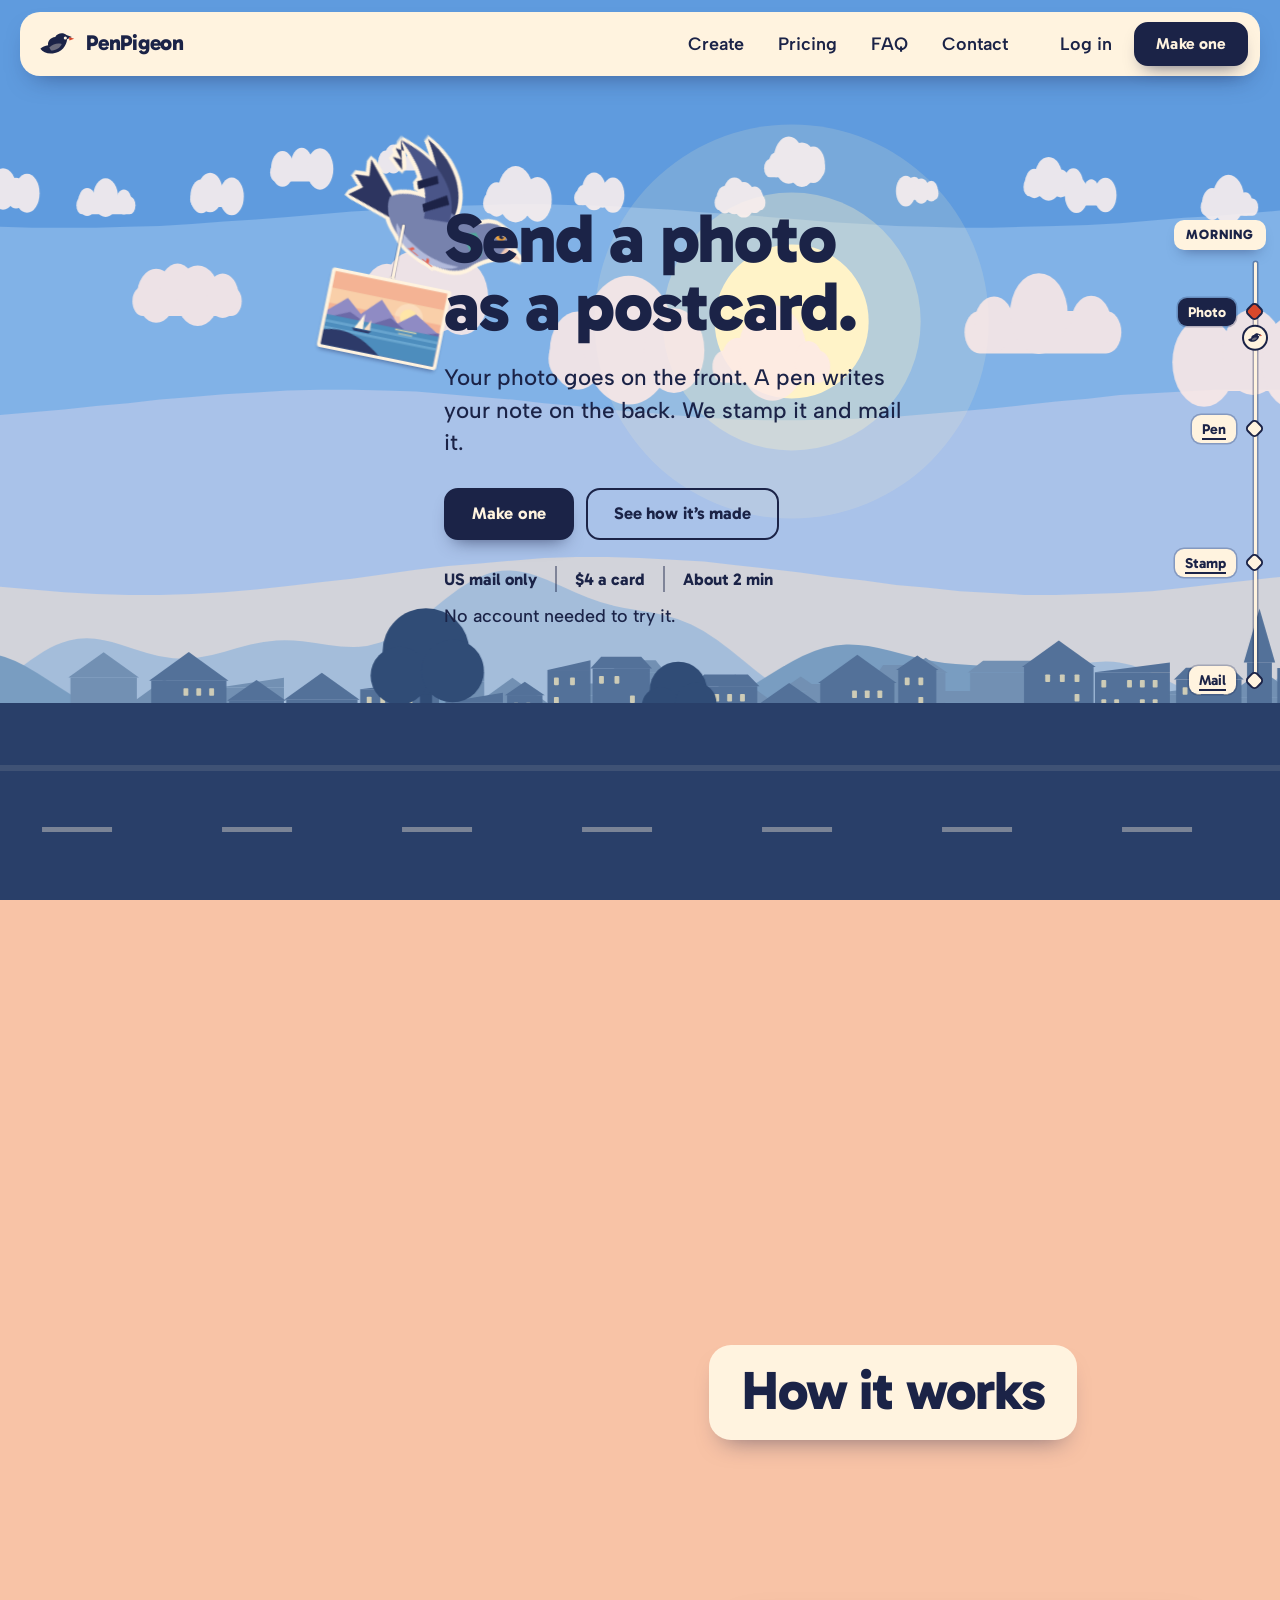
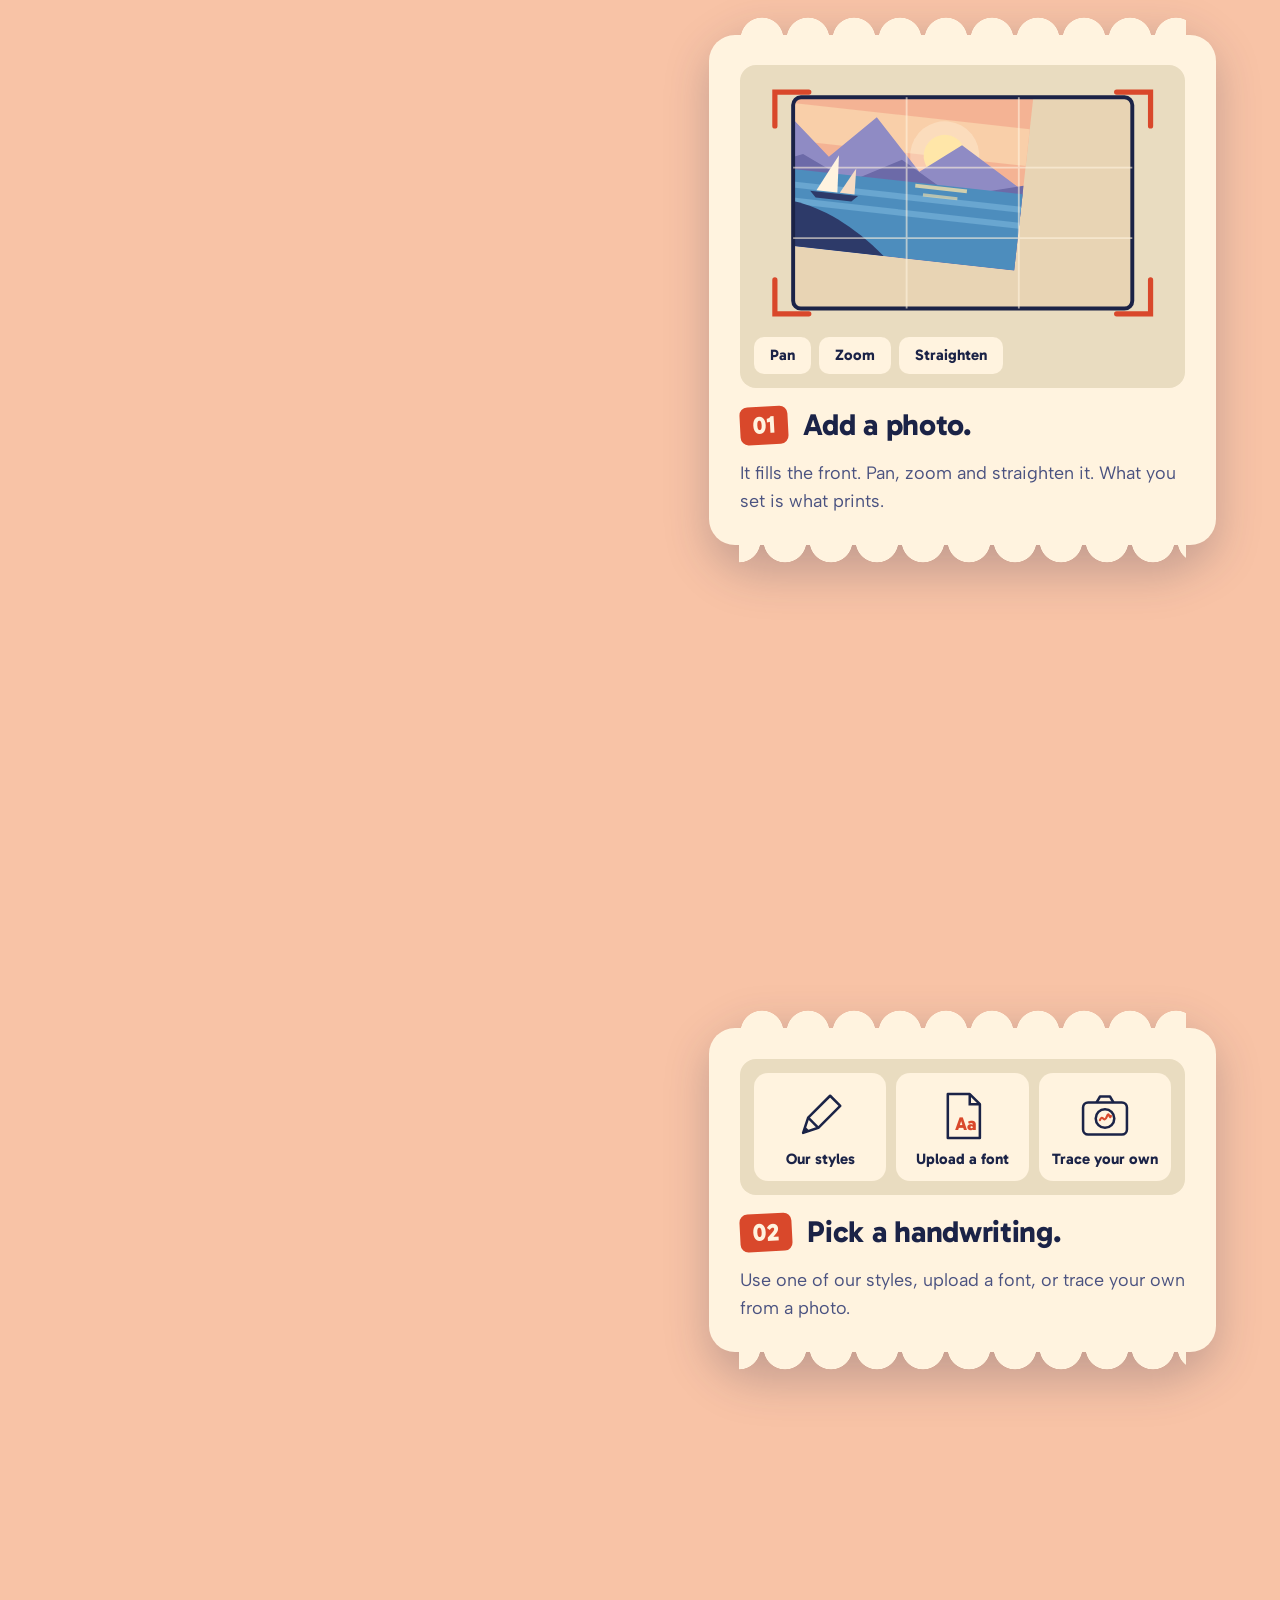
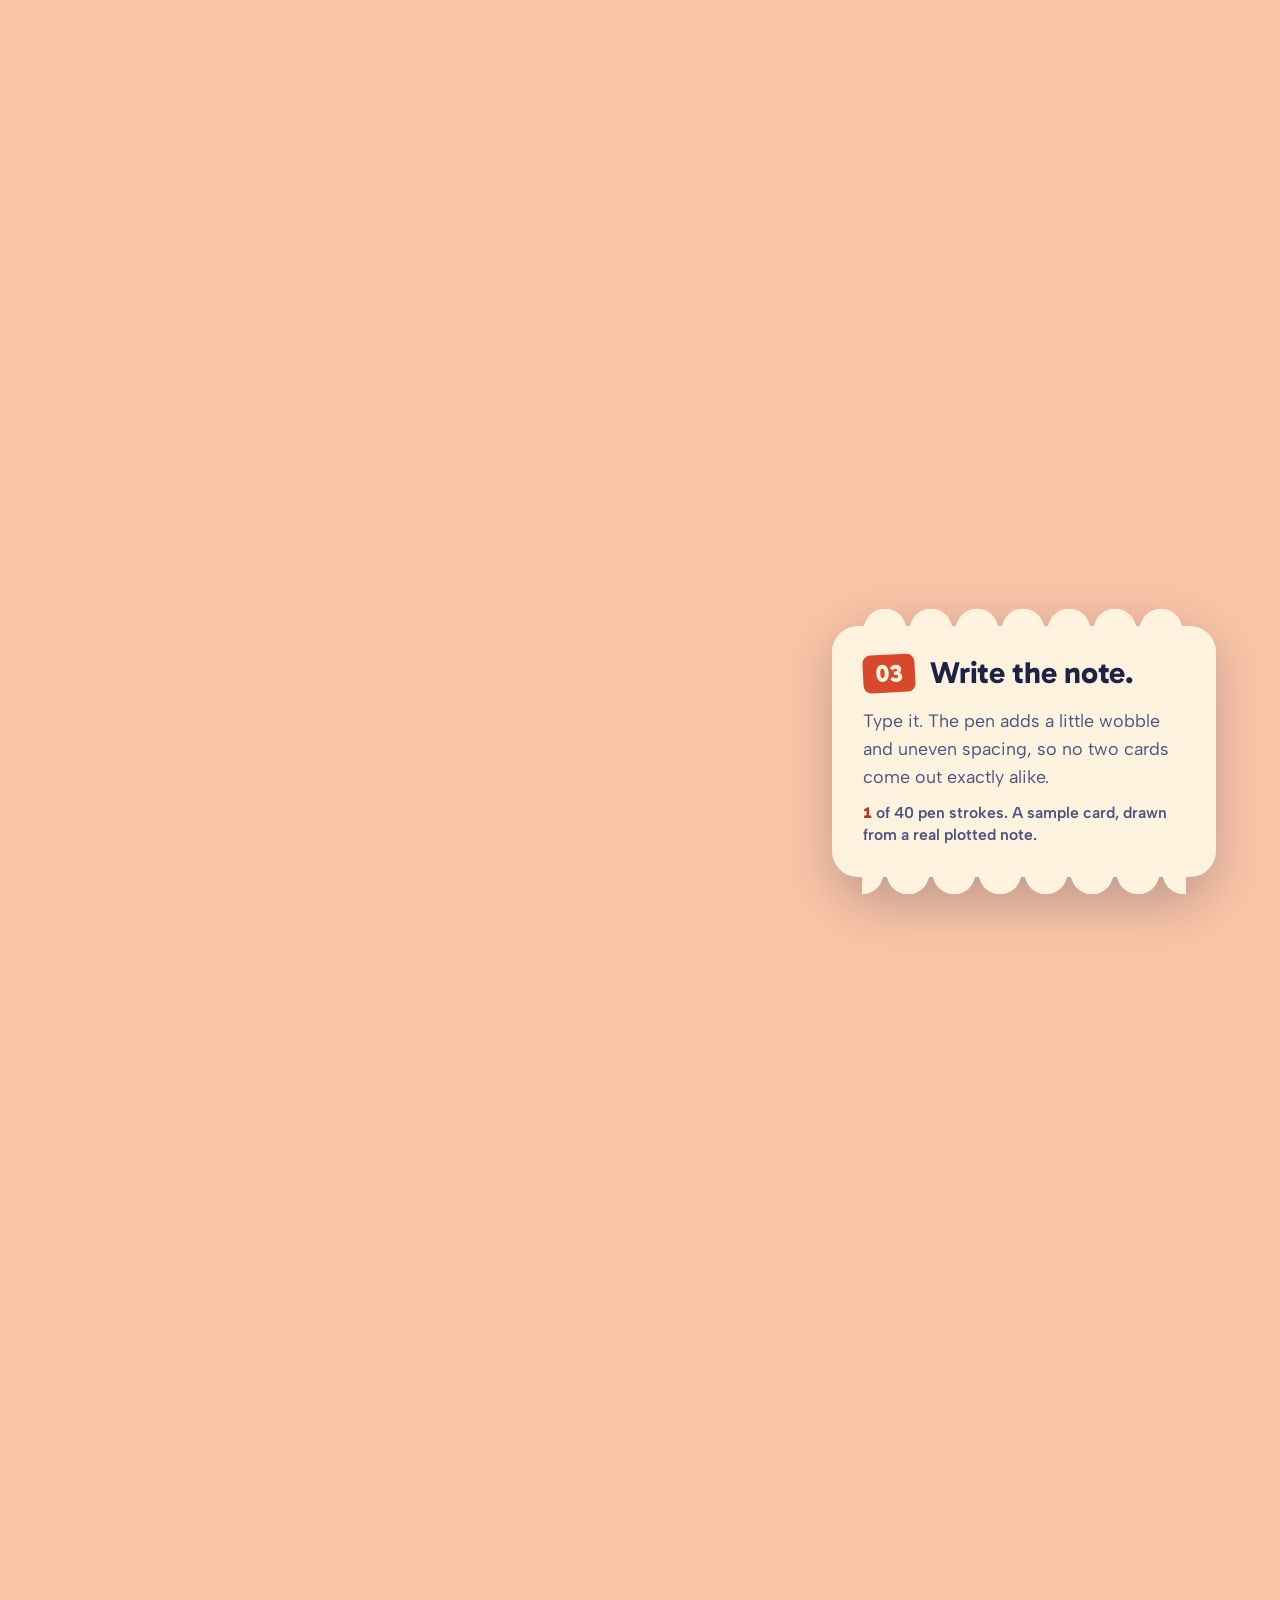
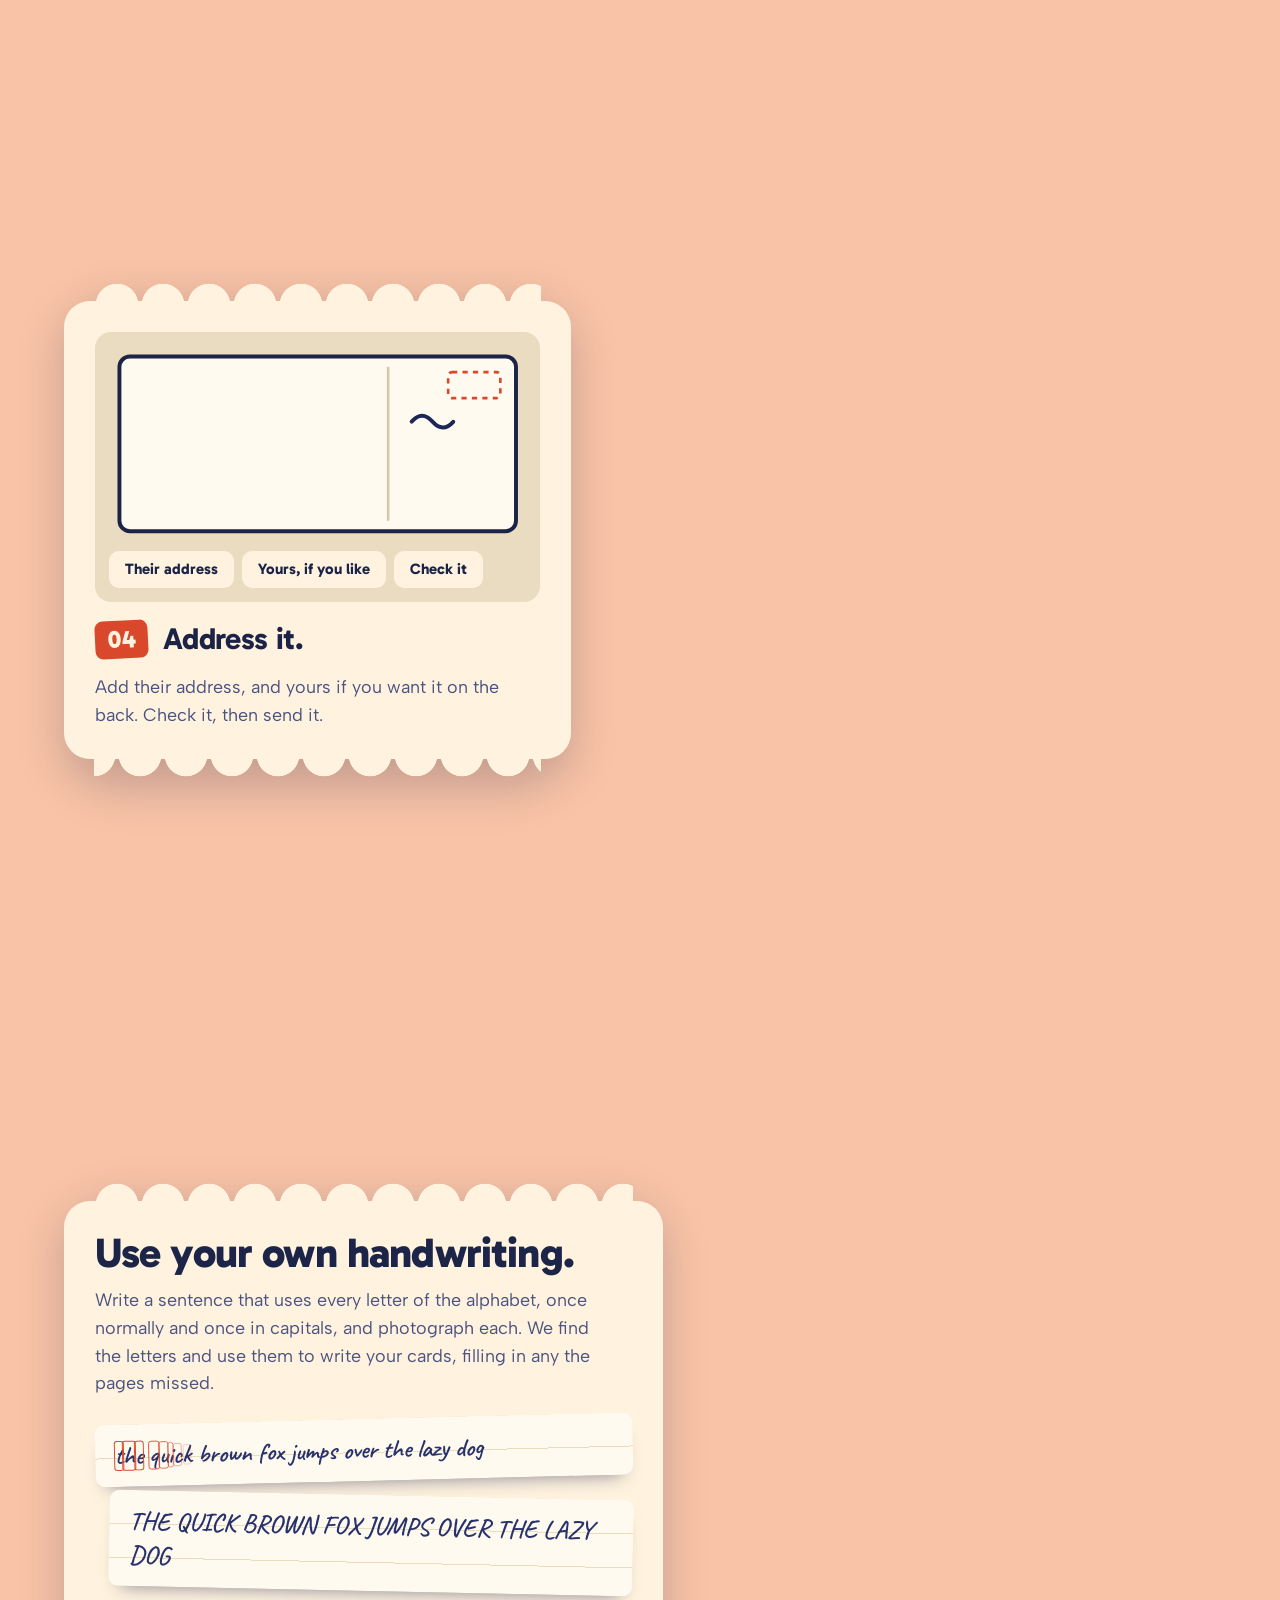
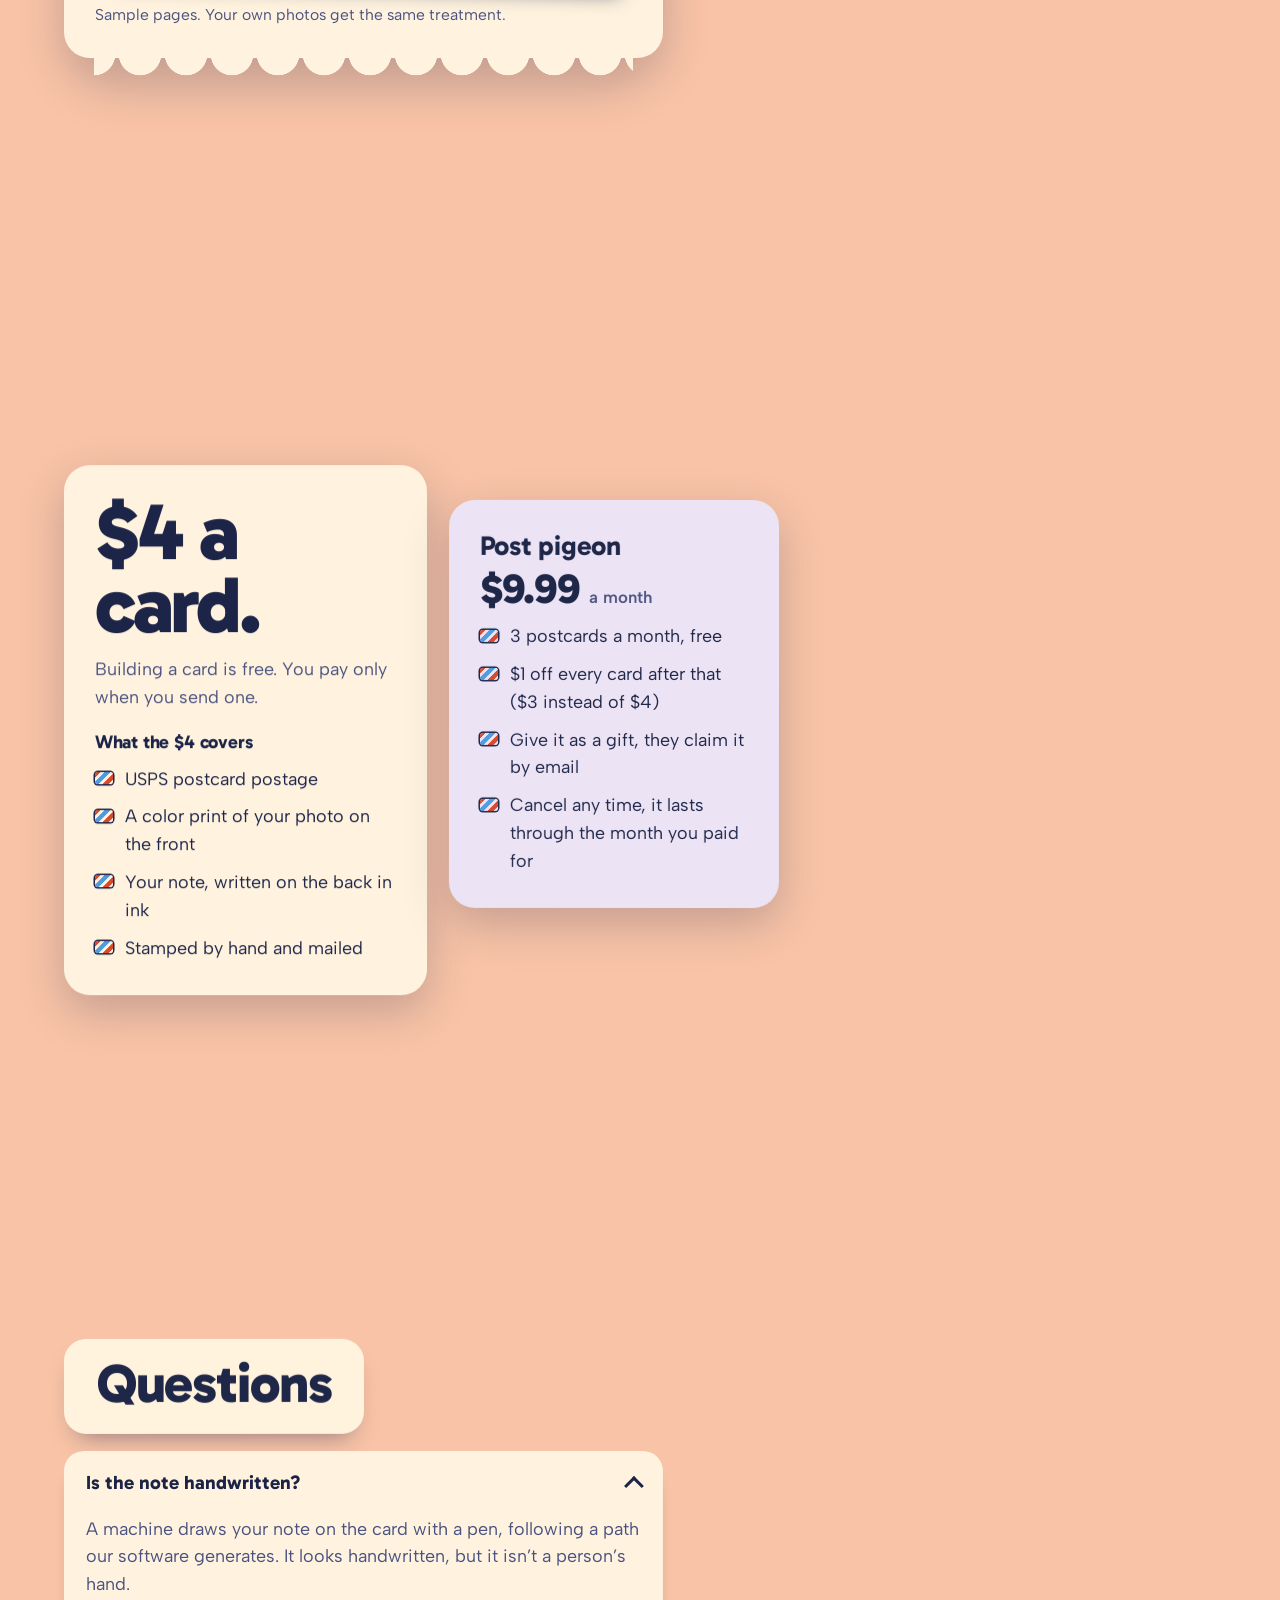
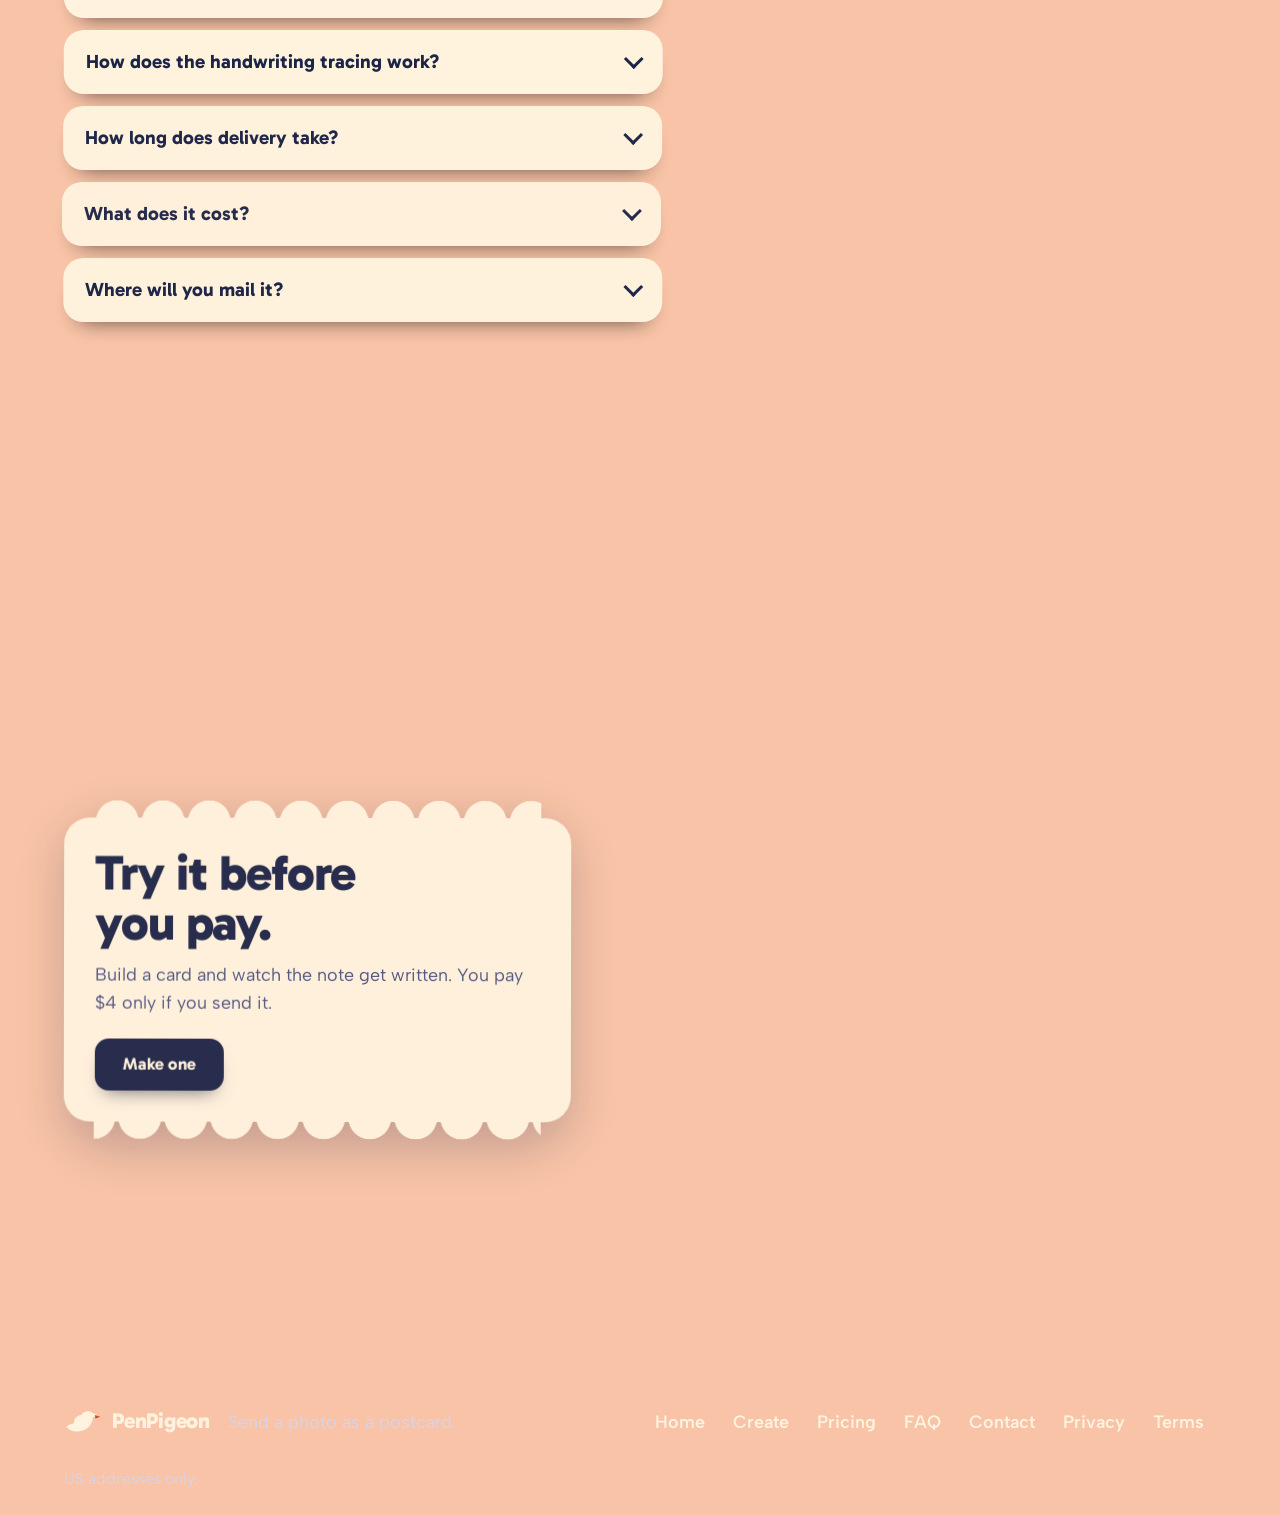
<file: 12-altitude/index.html>
<!doctype html>
<html lang="en">
<head>
<meta charset="utf-8">
<meta name="viewport" content="width=device-width, initial-scale=1">
<title>PenPigeon: send a photo as a postcard</title>
<meta name="description" content="Your photo goes on the front. A pen writes your note on the back. We stamp it and mail it. $4 a card, US addresses only.">
<meta name="color-scheme" content="light">
<meta name="theme-color" content="#f8c3a6">
<link rel="icon" href="data:image/svg+xml,%3Csvg xmlns='http://www.w3.org/2000/svg' viewBox='0 0 64 64'%3E%3Crect width='64' height='64' rx='14' fill='%23fff3df'/%3E%3Cpath d='M8 38c4-12 18-18 30-16 8-6 18-4 20 4l-8 2c0 10-10 22-26 22C14 50 8 46 8 38z' fill='%231b2347'/%3E%3Ccircle cx='46' cy='25' r='2.6' fill='%23fff3df'/%3E%3C/svg%3E">
<link rel="preconnect" href="https://fonts.googleapis.com">
<link rel="preconnect" href="https://fonts.gstatic.com" crossorigin>
<link href="https://fonts.googleapis.com/css2?family=Albert+Sans:wght@400;500;600;700&family=Caveat:wght@500;600&family=Gabarito:wght@600;700;800&display=swap" rel="stylesheet">
<script>
  /* The flight needs JS and motion. Without either, the page stays a plain, fully readable document. */
  (function () {
    var d = document.documentElement;
    if (!window.matchMedia('(prefers-reduced-motion: reduce)').matches) d.classList.add('fly');
    setTimeout(function () { if (!window.__ppReady) d.classList.remove('fly'); }, 5000);
  })();
</script>
<link rel="stylesheet" href="style.css">
</head>
<body>
<a class="skip" href="#main">Skip to content</a>

<!-- shared SVG defs -->
<svg width="0" height="0" style="position:absolute" aria-hidden="true" focusable="false">
  <defs>
    <filter id="cutout" x="-8%" y="-8%" width="116%" height="116%" color-interpolation-filters="sRGB">
      <feMorphology in="SourceAlpha" operator="dilate" radius="3" result="d"/>
      <feFlood flood-color="#fff3df"/>
      <feComposite in2="d" operator="in" result="edge"/>
      <feMerge><feMergeNode in="edge"/><feMergeNode in="SourceGraphic"/></feMerge>
    </filter>
    <symbol id="mark" viewBox="0 0 64 64">
      <path d="M4 40c3-3 8-5 13-6-1-7 4-13 12-14 4-7 14-8 19-3l9 3-8 4c-1 11-9 22-24 24-9 1-17-2-21-8z" fill="currentColor"/>
      <path d="M19 38c6-6 14-8 21-6-3 7-10 11-18 11z" fill="#fff3df" opacity=".35"/>
      <circle cx="46" cy="22" r="2.6" fill="#fff3df"/>
      <path d="M52 20l9 3-8 3z" fill="#d9482b"/>
    </symbol>
    <symbol id="photo" viewBox="0 0 450 300">
      <rect width="450" height="300" fill="#f4b394"/>
      <rect y="70" width="450" height="60" fill="#f9cfa9"/>
      <circle cx="318" cy="128" r="56" fill="#fff3df" opacity=".35"/>
      <circle cx="318" cy="128" r="34" fill="#ffe6a8"/>
      <path d="M0 160L70 98l62 52 70-72 78 80 64-50 106 62v130H0z" fill="#8f8bc4"/>
      <path d="M0 190l90-40 80 36 80-44 90 50 110-30v138H0z" fill="#6c6aa8"/>
      <rect y="176" width="450" height="124" fill="#4d8dbd"/>
      <rect y="196" width="450" height="10" fill="#69a6d0"/>
      <rect y="222" width="450" height="10" fill="#69a6d0"/>
      <rect x="276" y="178" width="84" height="6" fill="#ffe6a8" opacity=".75"/>
      <rect x="290" y="192" width="56" height="5" fill="#ffe6a8" opacity=".6"/>
      <path d="M0 300v-62c70-26 150-8 238 62z" fill="#2d3a69"/>
      <path d="M118 206l30-60 4 60z" fill="#fff3df"/>
      <path d="M156 206l22-42 2 42z" fill="#f6dcc4"/>
      <path d="M108 208h78l-10 10h-58z" fill="#2d3a69"/>
    </symbol>
  </defs>
</svg>

<header class="nav" id="nav">
  <a class="brand" href="#top" aria-label="PenPigeon, home">
    <svg class="brand__mark" viewBox="0 0 64 64" aria-hidden="true" focusable="false"><use href="#mark"/></svg>
    <span class="brand__word" translate="no">PenPigeon</span>
  </a>
  <nav class="nav__links" aria-label="Primary" id="menu">
    <a href="../../create.html">Create</a>
    <a href="#pricing">Pricing</a>
    <a href="#faq">FAQ</a>
    <a href="#">Contact</a>
    <a class="nav__login nav__login--menu" href="#">Log in</a>
  </nav>
  <div class="nav__end">
    <a class="nav__login" href="#">Log in</a>
    <a class="btn btn--sm" href="../../create.html">Make one</a>
    <button class="nav__toggle" type="button" aria-expanded="false" aria-controls="menu"><span class="nav__bars" aria-hidden="true"></span><span class="sr">Menu</span></button>
  </div>
</header>

<!-- THE SKY: one fixed stage. Everything in here is decoration. -->
<div class="stage" id="stage" aria-hidden="true">
  <svg class="sky" id="sky" viewBox="0 0 100 100" preserveAspectRatio="none" focusable="false"></svg>
  <div class="stars" id="stars"></div>
  <div class="sun" id="sun"><i></i><i></i><i></i></div>
  <svg class="moon" id="moon" viewBox="0 0 100 100" focusable="false"><path d="M62 8A44 44 0 1 0 92 66 36 36 0 0 1 62 8z" fill="#fff0cf"/><circle cx="26" cy="30" r="3" fill="#e9dcb8"/><circle cx="40" cy="62" r="4.5" fill="#e9dcb8"/></svg>

  <div class="layer layer--cloudsF" data-layer="cloudsF"></div>
  <div class="layer layer--hillsF" data-layer="hillsF"></div>
  <div class="layer layer--cloudsM" data-layer="cloudsM"></div>
  <div class="layer layer--hillsM" data-layer="hillsM"></div>
  <div class="layer layer--town" data-layer="town"></div>

  <div class="layer layer--street" data-layer="street">
    <div class="street__fill"></div>

    <!-- the sender's house: pigeon starts on the lit window's sill -->
    <svg class="house house--from" viewBox="0 0 460 420" focusable="false">
      <rect x="326" y="38" width="46" height="100" fill="#4a3d78"/><rect x="320" y="30" width="58" height="12" fill="#5d4f90"/>
      <circle cx="350" cy="14" r="9" fill="#fff3df" opacity=".5"/><circle cx="362" cy="-6" r="7" fill="#fff3df" opacity=".35"/>
      <polygon points="-6,176 230,30 466,176" fill="#4a3d78"/>
      <polygon points="30,176 230,58 430,176" fill="#5d4f90"/>
      <rect x="24" y="170" width="412" height="260" fill="#7b5b92"/>
      <rect x="24" y="170" width="412" height="14" fill="#684b80"/>
      <rect x="66" y="198" width="138" height="146" rx="6" fill="#f6dcc4"/>
      <rect x="76" y="208" width="118" height="126" fill="#ffd98a"/>
      <path d="M76 208h34c-4 40-12 70-34 92z" fill="#9a6aa8" opacity=".85"/><path d="M194 208h-34c4 40 12 70 34 92z" fill="#9a6aa8" opacity=".85"/>
      <rect x="132" y="208" width="6" height="126" fill="#f6dcc4"/><rect x="76" y="262" width="118" height="6" fill="#f6dcc4"/>
      <rect x="52" y="342" width="166" height="14" rx="3" fill="#f6dcc4"/><rect x="62" y="356" width="14" height="16" fill="#e8c9ae"/><rect x="194" y="356" width="14" height="16" fill="#e8c9ae"/>
      <rect x="262" y="198" width="104" height="124" rx="6" fill="#f6dcc4"/><rect x="272" y="208" width="84" height="104" fill="#c9a1b8"/>
      <rect x="310" y="208" width="6" height="104" fill="#f6dcc4"/><rect x="272" y="256" width="84" height="6" fill="#f6dcc4"/>
      <rect x="342" y="296" width="76" height="134" rx="4" fill="#3d3466"/><circle cx="352" cy="368" r="4" fill="#ffcf6e"/>
      <circle id="sillMark" cx="135" cy="342" r="2" fill="none"/>
    </svg>

    <!-- the recipient's house, lamp and mailbox -->
    <svg class="house house--to" viewBox="0 0 520 440" focusable="false">
      <rect x="60" y="50" width="42" height="110" fill="#171d4d"/>
      <polygon points="-10,190 260,40 530,190" fill="#171d4d"/>
      <polygon points="30,190 260,70 490,190" fill="#232b66"/>
      <rect x="20" y="184" width="480" height="260" fill="#2c3470"/>
      <rect x="60" y="214" width="96" height="116" rx="5" fill="#ffd98a"/><rect x="104" y="214" width="5" height="116" fill="#2c3470"/><rect x="60" y="268" width="96" height="5" fill="#2c3470"/>
      <rect x="210" y="214" width="96" height="116" rx="5" fill="#ffd98a"/><rect x="254" y="214" width="5" height="116" fill="#2c3470"/><rect x="210" y="268" width="96" height="5" fill="#2c3470"/>
      <rect x="360" y="214" width="96" height="116" rx="5" fill="#46508c"/><rect x="404" y="214" width="5" height="116" fill="#2c3470"/>
      <rect x="150" y="332" width="130" height="120" fill="#1b2150"/>
      <rect x="168" y="346" width="94" height="110" rx="4" fill="#3a2b52"/><circle cx="246" cy="404" r="4" fill="#ffcf6e"/>
    </svg>
    <svg class="lamp" viewBox="0 0 160 300" focusable="false">
      <circle class="lampglow" cx="80" cy="46" r="76" fill="#ffbd5c" opacity="0"/>
      <rect x="76" y="40" width="8" height="260" fill="#0b0f2a"/><path d="M58 44h44l-8-18H66z" fill="#0b0f2a"/><rect x="66" y="42" width="28" height="7" fill="#ffd98a"/>
    </svg>
    <svg class="mailbox" viewBox="0 0 120 240" focusable="false">
      <rect x="54" y="108" width="12" height="140" fill="#4b3f5e"/>
      <path d="M12 62Q12 20 60 20T108 62V112H12z" fill="#d9482b"/>
      <path d="M12 62Q12 24 36 20Q18 30 18 62V112H12z" fill="#ef6a4d"/>
      <rect x="12" y="88" width="96" height="6" fill="#fff3df" opacity=".85"/>
      <rect x="40" y="64" width="40" height="14" rx="3" fill="#8d2a16"/>
      <g class="mailbox__flag"><rect x="104" y="36" width="6" height="56" rx="2" fill="#ffcf6e"/><rect x="110" y="36" width="26" height="16" rx="2" fill="#ffcf6e"/></g>
      <circle id="mailMark" cx="60" cy="20" r="2" fill="none"/>
    </svg>
  </div>

  <div class="road" id="road"><i></i></div>

  <!-- the pigeon, and the card hanging from it -->
  <div class="flyer" id="flyer">
    <div class="arrive" id="arrive">
      <div class="scaler" id="scaler">
        <div class="bank" id="bank">
          <svg class="bird" viewBox="0 0 220 150" width="220" height="150" focusable="false">
            <g filter="url(#cutout)">
              <g class="wing wing--far"><path d="M118 62C104 40 66 28 24 48c30 2 58 8 78 30z" fill="#363f6b"/></g>
              <path d="M54 84L6 64l10 16-14 8 16 6-8 16 52-8z" fill="#2d3560"/>
              <path d="M48 84C56 66 84 56 112 56c16 0 28-4 36-12 8-12 28-14 36-4 6 8 4 18 0 22-8 8-14 16-18 28-6 16-26 26-54 26-32 0-58-12-64-32z" fill="#7782ad"/>
              <path d="M72 102c20 10 56 12 84-4-6 12-26 20-48 20-18 0-32-6-36-16z" fill="#b2badb"/>
              <path d="M148 56c10 6 22 10 20 20-10 4-22-2-28-12z" fill="#4fa99a"/>
              <path d="M152 62c8 4 14 7 15 12-6 1-14-3-18-8z" fill="#8a69b3" opacity=".8"/>
              <path d="M184 44l22 6-22 8z" fill="#f1c9b6"/><circle cx="187" cy="45" r="3.6" fill="#fff"/>
              <circle cx="172" cy="42" r="6" fill="#f2a43a"/><circle cx="173" cy="42" r="2.8" fill="#1b2347"/><circle cx="174" cy="40.6" r="1" fill="#fff"/>
              <g class="legs"><path d="M104 114l-2 20M100 134h12M124 112l2 22M120 134h12" stroke="#e8604c" stroke-width="3.4" stroke-linecap="round" fill="none"/></g>
              <g class="wing wing--near">
                <path d="M118 66C102 42 60 30 12 56c32-2 64 6 86 30z" fill="#4a5588"/>
                <path d="M92 50l-8 28 8 4 10-28zM68 46l-8 22 8 4 8-22z" fill="#1d2347"/>
                <path d="M12 56l12 4-8 6 14 2-8 6 18 0z" fill="#2d3560"/>
              </g>
            </g>
          </svg>
        </div>
        <div class="dangle" id="dangle">
          <div class="string" id="string"></div>
          <div class="card" id="card">
            <div class="face front"><svg viewBox="0 0 450 300" preserveAspectRatio="xMidYMid slice" focusable="false"><use href="#photo"/></svg></div>
          </div>
        </div>
      </div>
    </div>
  </div>
</div>

<main id="main">
  <section class="hero" id="top" aria-labelledby="h1">
    <div class="hero__copy">
      <h1 id="h1">Send a photo as a postcard.</h1>
      <p class="hero__sub" data-reveal>Your photo goes on the front. A pen writes your note on the back. We stamp it and mail it.</p>
      <div class="hero__cta" data-reveal>
        <a class="btn" href="../../create.html">Make one</a>
        <a class="btn btn--ghost" href="#how">See how it&rsquo;s made</a>
      </div>
      <ul class="facts" data-reveal>
        <li>US mail only</li><li>$4&nbsp;a&nbsp;card</li><li>About&nbsp;2&nbsp;min</li>
      </ul>
      <p class="hero__note" data-reveal>No account needed to try it.</p>
    </div>
  </section>

  <section class="sec sec--r" id="how" aria-labelledby="how-h">
    <div class="lane lane--r">
      <h2 class="sign" id="how-h" data-split>How it works</h2>
    </div>
  </section>

  <section class="sec sec--r" id="step-1" aria-labelledby="s1-h">
    <article class="cloud lane lane--r">
      <div class="vis vis--photo" aria-hidden="true">
        <svg viewBox="0 0 320 190" focusable="false">
          <defs><clipPath id="frameClip"><rect x="30" y="14" width="260" height="162" rx="6"/></clipPath></defs>
          <rect x="30" y="14" width="260" height="162" rx="6" fill="#e8d4b4"/>
          <g clip-path="url(#frameClip)"><g class="photo-pan"><g transform="translate(30 14) scale(.578)"><use href="#photo"/></g></g></g>
          <rect x="30" y="14" width="260" height="162" rx="6" fill="none" stroke="#1b2347" stroke-width="3"/>
          <g class="thirds" stroke="#fff3df" stroke-width="1.4" opacity=".0"><path d="M117 14v162M203 14v162M30 68h260M30 122h260"/></g>
          <g stroke="#d9482b" stroke-width="4" stroke-linecap="round" fill="none"><path d="M16 36V10h26M304 36V10h-26M16 154v26h26M304 154v26h-26"/></g>
        </svg>
        <ul class="vis__tags"><li data-i="0">Pan</li><li data-i="1">Zoom</li><li data-i="2">Straighten</li></ul>
      </div>
      <h3 id="s1-h"><span class="num">01</span> Add a photo.</h3>
      <p>It fills the front. Pan, zoom and straighten it. What you set is what prints.</p>
    </article>
  </section>

  <section class="sec sec--r" id="step-2" aria-labelledby="s2-h">
    <article class="cloud lane lane--r">
      <div class="vis vis--hand" aria-hidden="true">
        <div class="pick" data-i="0">
          <svg viewBox="0 0 64 64" focusable="false"><path d="M12 52l6-18 26-26 12 12-26 26z" fill="#fff3df" stroke="#1b2347" stroke-width="3" stroke-linejoin="round"/><path d="M18 34l12 12" stroke="#1b2347" stroke-width="3"/><path d="M12 52l2-8 6 6z" fill="#1b2347"/></svg>
          <span>Our styles</span>
        </div>
        <div class="pick" data-i="1">
          <svg viewBox="0 0 64 64" focusable="false"><path d="M14 6h26l12 12v40H14z" fill="#fff3df" stroke="#1b2347" stroke-width="3" stroke-linejoin="round"/><path d="M40 6v12h12" fill="none" stroke="#1b2347" stroke-width="3"/><text x="22" y="48" font-family="Gabarito, sans-serif" font-weight="800" font-size="22" fill="#d9482b">Aa</text></svg>
          <span>Upload a font</span>
        </div>
        <div class="pick" data-i="2">
          <svg viewBox="0 0 64 64" focusable="false"><rect x="6" y="16" width="52" height="38" rx="6" fill="#fff3df" stroke="#1b2347" stroke-width="3"/><path d="M22 16l4-7h12l4 7" fill="none" stroke="#1b2347" stroke-width="3" stroke-linejoin="round"/><circle cx="32" cy="35" r="11" fill="none" stroke="#1b2347" stroke-width="3"/><path d="M26 37c3-8 5 4 8-4s3 4 5-1" fill="none" stroke="#d9482b" stroke-width="2.6" stroke-linecap="round"/></svg>
          <span>Trace your own</span>
        </div>
      </div>
      <h3 id="s2-h"><span class="num">02</span> Pick a handwriting.</h3>
      <p>Use one of our styles, upload a font, or trace your own from a photo.</p>
    </article>
  </section>

  <!-- 03: the delivery run. A tall runway; the sticky window holds the copy while the card flips and the note is drawn. -->
  <section class="run" id="run" aria-labelledby="s3-h">
    <div class="run__sticky">
      <article class="cloud run__copy">
        <h3 id="s3-h"><span class="num">03</span> Write the note.</h3>
        <p>Type it. The pen adds a little wobble and uneven spacing, so no two cards come out exactly alike.</p>
        <p class="run__readout" aria-hidden="true"><output id="strokeNow">40</output> of <span id="strokeAll">40</span> pen strokes. A sample card, drawn from a real plotted note.</p>
      </article>
      <div class="run__static" id="runStatic">
        <div class="face back" id="cardBack">
          <div class="back__air"></div>
          <svg class="note" viewBox="0 0 563.2 175.2" fill="none" stroke="currentColor" stroke-linecap="round" stroke-linejoin="round" role="img" aria-label="A handwritten note: Wish you were here. More soon, J">
<path d="M 10.52,47.95 L 6.56,46.09 L 4.56,41.86 L 4.76,39.98 L 6.66,35.78 L 10.72,33.95 L 12.79,33.72 L 16.76,36.06 L 18.49,40.16 L 18.26,46.08 L 15.73,76.23" stroke-width="2.11"/>
<path d="M 36.72,33.94 L 15.85,76.38" stroke-width="1.97"/>
<path d="M 36.93,34.18 L 32.28,76.36" stroke-width="1.77"/>
<path d="M 61.21,34.51 L 57.01,36.59 L 50.77,42.47 L 44.80,50.68 L 38.58,62.53 L 32.21,76.51" stroke-width="1.78"/>
<path d="M 71.83,47.84 L 71.91,49.70 L 73.60,49.64 L 73.60,47.79 L 71.69,48.01" stroke-width="1.78"/>
<path d="M 65.15,65.98 L 69.28,58.13 L 64.71,69.89 L 64.79,73.64 L 66.95,75.78 L 69.04,75.83 L 73.00,73.91 L 75.01,71.94 L 79.26,66.04" stroke-width="1.96"/>
<path d="M 83.24,66.36 L 87.34,60.44 L 89.50,56.51 L 89.63,60.41 L 93.53,67.00 L 95.26,71.42 L 95.03,75.57 L 91.00,77.26" stroke-width="1.94"/>
<path d="M 82.61,74.98 L 86.70,77.01 L 95.16,77.51 L 99.32,75.66 L 101.46,73.37 L 106.05,67.23" stroke-width="1.75"/>
<path d="M 109.92,66.37 L 113.99,60.23 L 120.55,50.51 L 122.59,46.43 L 124.78,40.24 L 124.83,36.56 L 122.99,34.68 L 118.74,36.30 L 116.69,40.18 L 114.38,48.23 L 111.94,60.45 L 109.35,76.50" stroke-width="2.17"/>
<path d="M 109.31,76.52 L 111.66,70.55 L 113.89,66.44 L 118.05,60.45 L 122.12,58.71 L 126.09,58.70 L 128.23,60.77 L 127.92,64.81 L 125.54,70.95 L 125.40,75.03 L 127.44,77.25 L 129.77,77.45 L 133.85,75.31 L 136.13,73.39 L 140.49,67.65" stroke-width="1.96"/>
<path d="M 168.26,66.43 L 172.12,58.09 L 168.41,70.57 L 168.19,74.36 L 170.18,76.38 L 174.49,76.41 L 178.84,74.34 L 182.85,70.17 L 186.94,63.79" stroke-width="1.91"/>
<path d="M 188.71,57.63 L 177.23,94.97 L 175.41,99.17 L 171.11,101.46 L 168.77,99.27 L 168.48,94.90 L 170.59,88.81 L 176.91,82.63 L 182.94,78.36 L 186.82,75.99 L 192.80,71.47 L 198.85,65.17" stroke-width="2.01"/>
<path d="M 214.61,56.77 L 210.38,56.90 L 206.18,59.10 L 204.04,61.17 L 202.08,65.48 L 202.24,69.87 L 204.57,74.11 L 208.69,75.93 L 212.84,76.17 L 216.95,74.10 L 219.14,71.83 L 221.07,67.62 L 220.88,63.20 L 218.68,59.06 L 214.55,56.77 L 212.78,59.13 L 212.93,63.52 L 215.13,67.81 L 219.42,69.57 L 225.58,69.21 L 229.64,66.93 L 231.93,64.92" stroke-width="2.01"/>
<path d="M 234.64,64.69 L 238.43,56.68 L 234.77,68.81 L 234.76,73.07 L 237.00,75.11 L 241.02,75.13 L 244.90,72.91 L 249.05,68.73 L 253.09,62.51" stroke-width="2.00"/>
<path d="M 255.22,56.55 L 251.29,68.66 L 251.28,72.80 L 253.42,74.71 L 255.52,74.58 L 259.61,72.47 L 261.38,70.45 L 265.49,64.33" stroke-width="2.15"/>
<path d="M 296.63,56.11 L 292.40,60.21 L 290.10,66.18 L 290.03,70.58 L 291.86,74.76 L 295.75,74.89 L 300.25,73.03 L 304.50,68.93" stroke-width="2.04"/>
<path d="M 309.25,56.54 L 304.31,68.75 L 304.00,72.80 L 306.07,75.24 L 310.51,75.49 L 314.55,73.30 L 318.86,69.45 L 321.17,63.43 L 321.57,57.30" stroke-width="2.16"/>
<path d="M 321.53,56.98 L 323.41,65.30 L 325.42,67.42 L 329.49,67.76 L 333.81,65.83" stroke-width="2.02"/>
<path d="M 339.28,72.08 L 343.38,70.18 L 345.42,68.59 L 347.72,64.79 L 347.83,60.76 L 345.72,58.72 L 343.99,58.50 L 339.78,60.47 L 337.71,64.16 L 337.33,70.33 L 339.27,74.56 L 343.43,76.61 L 347.66,76.53 L 351.47,74.72 L 353.64,72.65 L 357.97,66.71" stroke-width="1.81"/>
<path d="M 361.20,64.78 L 365.15,58.33 L 367.33,53.69 L 367.24,57.98 L 374.02,57.98 L 376.16,60.26 L 376.31,64.40 L 374.40,71.04 L 374.30,73.40 L 376.40,75.29 L 378.95,75.13 L 383.24,72.91 L 385.43,70.70 L 389.71,63.88" stroke-width="2.21"/>
<path d="M 395.02,69.95 L 399.19,67.85 L 401.16,65.91 L 403.37,61.52 L 403.35,57.19 L 401.07,55.10 L 398.86,55.26 L 394.85,57.38 L 392.90,61.38 L 392.90,67.90 L 395.01,72.23 L 399.29,74.37 L 403.63,74.15 L 408.03,71.86 L 410.23,69.71 L 414.42,63.52" stroke-width="2.18"/>
<path d="M 442.27,67.15 L 446.18,61.19 L 452.25,51.05 L 454.28,47.20 L 456.40,41.42 L 456.24,37.16 L 454.37,35.03 L 450.28,37.15 L 448.31,41.24 L 446.32,49.42 L 444.38,61.56 L 442.60,77.60" stroke-width="2.13"/>
<path d="M 442.68,77.59 L 444.31,71.25 L 446.50,67.01 L 450.33,61.30 L 454.33,59.41 L 458.15,59.49 L 460.11,61.58 L 460.20,65.28 L 458.03,71.16 L 458.20,74.92 L 460.01,76.87 L 462.12,76.90 L 466.17,75.22 L 468.10,73.33 L 472.18,67.02" stroke-width="2.07"/>
<path d="M 477.42,71.96 L 481.72,69.88 L 483.83,67.89 L 486.29,63.63 L 486.38,59.32 L 484.35,57.43 L 482.15,57.42 L 478.04,59.30 L 475.77,63.26 L 475.73,69.44 L 477.63,73.89 L 481.65,76.16 L 485.80,76.50 L 490.11,74.23 L 491.95,72.07 L 496.56,65.82" stroke-width="1.76"/>
<path d="M 499.51,66.58 L 503.44,60.57 L 505.60,56.79 L 505.30,60.83 L 511.35,61.06 L 513.37,62.94 L 513.36,66.83 L 511.34,72.59 L 511.11,74.74 L 513.24,76.63 L 515.41,76.91 L 519.27,74.96 L 521.15,73.02 L 525.42,67.25" stroke-width="2.07"/>
<path d="M 531.28,71.72 L 535.66,69.80 L 537.92,67.58 L 540.02,63.72 L 540.29,59.56 L 538.39,57.39 L 536.38,57.31 L 532.05,59.24 L 529.61,63.21 L 529.60,69.46 L 531.30,73.63 L 535.20,75.79 L 539.12,75.99 L 543.53,74.18 L 545.61,72.37 L 549.91,66.50" stroke-width="1.95"/>
<path d="M 555.49,65.46 L 553.09,67.65 L 555.22,69.67 L 557.22,67.39 L 555.34,65.21" stroke-width="1.76"/>
<path d="M 9.60,121.49 L 5.36,119.63 L 3.22,115.75 L 2.98,113.49 L 4.94,109.56 L 9.24,107.58 L 11.25,107.25 L 15.46,109.24 L 17.69,113.46 L 17.67,117.38 L 15.68,127.81 L 13.92,135.77 L 9.96,150.35" stroke-width="1.79"/>
<path d="M 13.83,135.89 L 19.67,119.59 L 23.59,111.28 L 25.60,109.28 L 29.82,106.79 L 31.66,106.94 L 35.74,108.90 L 37.93,112.82 L 37.95,116.80 L 36.11,127.14 L 34.50,135.52 L 30.59,149.88" stroke-width="1.98"/>
<path d="M 34.37,135.51 L 40.16,118.88 L 44.29,110.44 L 46.15,108.15 L 49.97,105.90 L 51.86,105.93 L 56.23,108.01 L 58.35,112.06 L 58.71,116.33 L 56.79,126.51 L 53.13,140.84 L 53.24,146.91 L 55.08,149.16 L 57.10,148.90 L 61.41,146.60 L 63.47,144.67 L 67.11,138.56" stroke-width="2.16"/>
<path d="M 83.90,130.26 L 79.72,129.97 L 75.46,132.03 L 73.29,133.89 L 71.32,138.25 L 70.96,142.27 L 72.74,146.71 L 77.04,149.21 L 81.36,149.48 L 85.40,147.54 L 87.58,145.59 L 89.68,141.13 L 90.07,137.18 L 88.33,132.73 L 83.97,130.25 L 82.03,132.44 L 81.85,136.43 L 83.76,140.87 L 87.91,142.90 L 94.23,143.12 L 98.36,141.26 L 100.23,139.24" stroke-width="2.17"/>
<path d="M 102.86,138.06 L 106.97,131.59 L 109.29,127.21 L 109.25,131.36 L 115.69,130.85 L 118.08,133.01 L 118.32,137.45 L 116.44,143.80 L 116.69,146.13 L 118.92,148.18 L 121.15,147.98 L 125.26,145.52 L 127.50,143.24 L 131.33,136.76" stroke-width="2.03"/>
<path d="M 136.68,145.26 L 140.82,143.32 L 142.89,141.44 L 145.03,137.20 L 145.00,132.84 L 142.76,130.92 L 140.57,130.79 L 136.65,133.19 L 134.49,137.54 L 134.72,143.46 L 136.73,147.79 L 140.74,149.75 L 145.05,149.58 L 149.24,147.39 L 151.44,145.10 L 155.60,139.04" stroke-width="1.96"/>
<path d="M 180.46,139.69 L 184.21,133.38 L 186.00,129.46 L 186.00,133.59 L 190.36,139.50 L 192.47,143.55 L 192.67,147.46 L 188.83,149.76" stroke-width="2.09"/>
<path d="M 180.72,147.81 L 184.70,149.77 L 193.04,149.48 L 196.91,147.34 L 198.76,145.39 L 202.64,139.06" stroke-width="2.05"/>
<path d="M 219.70,132.94 L 215.27,133.01 L 210.73,134.79 L 208.59,136.73 L 206.10,141.27 L 205.89,145.55 L 207.89,150.01 L 212.57,152.39 L 217.04,152.74 L 221.58,150.53 L 223.91,148.37 L 225.99,143.88 L 226.21,139.74 L 224.30,135.30 L 219.75,133.05 L 217.55,135.04 L 217.57,139.60 L 219.58,144.07 L 223.81,146.55 L 230.27,146.87 L 234.86,144.45 L 237.23,142.43" stroke-width="2.14"/>
<path d="M 252.93,132.74 L 248.50,132.78 L 244.02,134.81 L 242.21,137.20 L 240.11,141.38 L 239.95,145.35 L 242.32,149.50 L 246.40,151.89 L 250.70,151.67 L 254.78,149.40 L 256.76,147.53 L 259.14,143.33 L 258.99,139.18 L 256.67,134.94 L 252.47,132.85 L 250.35,134.91 L 250.43,139.10 L 252.69,143.14 L 257.02,145.41 L 263.36,145.14 L 267.43,142.89 L 269.71,140.65" stroke-width="1.99"/>
<path d="M 272.99,138.51 L 276.75,132.67 L 280.77,130.71 L 282.91,132.96 L 282.67,134.62 L 280.86,142.79 L 278.82,148.55" stroke-width="1.87"/>
<path d="M 280.65,142.77 L 282.66,138.58 L 286.57,132.71 L 290.73,130.84 L 294.94,130.80 L 297.02,132.97 L 296.99,137.05 L 294.81,142.76 L 294.55,146.74 L 296.66,148.61 L 298.90,148.88 L 302.92,147.05 L 304.69,145.06 L 308.47,138.84" stroke-width="1.99"/>
<path d="M 401.90,159.13 L 397.43,152.42 L 393.13,141.57 L 391.05,128.46 L 391.16,115.40 L 393.45,108.53 L 397.79,106.26 L 402.53,106.62 L 404.62,108.70 L 406.98,115.41 L 406.73,121.85 L 404.31,132.82 L 397.85,152.55 L 393.47,165.76 L 391.25,172.32 L 388.81,176.46 L 384.37,178.47 L 382.44,176.14 L 382.43,172.01 L 384.53,165.66 L 389.18,159.16 L 393.35,154.57 L 399.96,150.45 L 408.71,146.23" stroke-width="1.77"/>
            <g class="pen" opacity="0"><circle r="4.6" fill="#d9482b"/><path d="M3 -3L26 -32" stroke="#1b2347" stroke-width="5.5" stroke-linecap="round"/><path d="M5 -6L24 -30" stroke="#fff3df" stroke-width="1.6" stroke-linecap="round" opacity=".7"/></g>
          </svg>
          <i class="back__rule"></i>
          <div class="back__addr" aria-hidden="true"><i></i><i></i><i></i></div>
          <p class="back__sample" aria-hidden="true">PenPigeon sample card</p>
          <div class="stamp" id="stamp" aria-hidden="true">
            <svg viewBox="0 0 84 100" focusable="false">
              <rect x="2" y="2" width="80" height="96" fill="#fffaf0"/>
              <rect x="2" y="2" width="80" height="96" fill="none" stroke="#f5e7cc" stroke-width="5" stroke-dasharray="0 7.4" stroke-linecap="round"/>
              <rect x="10" y="10" width="64" height="80" fill="#1b2347"/>
              <rect x="14" y="14" width="56" height="72" fill="none" stroke="#d9482b" stroke-width="1.6"/>
              <circle cx="42" cy="44" r="19" fill="#4f9be0"/>
              <svg x="22" y="26" width="40" height="40" viewBox="0 0 64 64" style="color:#fff3df"><use href="#mark"/></svg>
              <text x="42" y="78" text-anchor="middle" font-family="Gabarito, sans-serif" font-weight="800" font-size="8.6" letter-spacing="1" fill="#fff3df">PENPIGEON</text>
            </svg>
            <svg class="postmark" viewBox="-70 -40 160 80" focusable="false"><g fill="none" stroke="#1c2757" stroke-width="2.2" stroke-linecap="round" opacity=".75"><circle class="pm-ring" cx="0" cy="0" r="30"/><circle class="pm-ring2" cx="0" cy="0" r="22" stroke-width="1.4"/><path class="pm-wave" d="M-66-14q8-8 16 0t16 0t16 0M-66 0q8-8 16 0t16 0t16 0M-66 14q8-8 16 0t16 0t16 0"/></g></svg>
          </div>
        </div>
      </div>
    </div>
  </section>

  <section class="sec sec--l" id="step-4" aria-labelledby="s4-h">
    <article class="cloud lane lane--l">
      <div class="vis vis--addr" aria-hidden="true">
        <svg viewBox="0 0 320 150" focusable="false">
          <rect x="8" y="8" width="304" height="134" rx="8" fill="#fffaf0" stroke="#1b2347" stroke-width="3"/>
          <path d="M214 16v118" stroke="#d9c8a8" stroke-width="2"/>
          <g fill="none" stroke="#1c2757" stroke-width="3" stroke-linecap="round" stroke-linejoin="round">
            <path class="ad ad--to" d="M232 58q8-9 16 0t16 0t16 0t16 0"/>
            <path class="ad ad--to" d="M232 80q8-9 16 0t16 0t16 0"/>
            <path class="ad ad--to" d="M232 102q8-9 16 0t16 0"/>
            <path class="ad ad--from" d="M24 28q7-8 14 0t14 0t14 0"/>
            <path class="ad ad--from" d="M24 46q7-8 14 0t14 0"/>
          </g>
          <rect x="260" y="20" width="40" height="20" rx="3" fill="none" stroke="#d9482b" stroke-width="2" stroke-dasharray="4 4"/>
          <path class="ad ad--check" d="M52 104l16 16 34-40" fill="none" stroke="#d9482b" stroke-width="8" stroke-linecap="round" stroke-linejoin="round"/>
        </svg>
        <ul class="vis__tags"><li data-i="0">Their address</li><li data-i="1">Yours, if you like</li><li data-i="2">Check it</li></ul>
      </div>
      <h3 id="s4-h"><span class="num">04</span> Address it.</h3>
      <p>Add their address, and yours if you want it on the back. Check it, then send it.</p>
    </article>
  </section>

  <section class="sec sec--l" id="hand" aria-labelledby="hand-h">
    <article class="cloud lane lane--l lane--wide">
      <h2 id="hand-h" data-split>Use your own handwriting.</h2>
      <p>Write a sentence that uses every letter of the alphabet, once normally and once in capitals, and photograph each. We find the letters and use them to write your cards, filling in any the pages missed.</p>
      <div class="sheets" aria-hidden="true">
        <div class="sheet sheet--a"><p data-found>the quick brown fox jumps over the lazy dog</p></div>
        <div class="sheet sheet--b"><p data-found>THE QUICK BROWN FOX JUMPS OVER THE LAZY DOG</p></div>
      </div>
      <p class="cap">Sample pages. Your own photos get the same treatment.</p>
    </article>
  </section>

  <section class="sec sec--l" id="pricing" aria-labelledby="price-h">
    <div class="lane lane--l lane--price">
      <article class="cloud cloud--flat price">
        <h2 id="price-h" class="price__big">$4 a card.</h2>
        <p>Building a card is free. You pay only when you send one.</p>
        <h3>What the $4 covers</h3>
        <ul class="ticks">
          <li>USPS postcard postage</li>
          <li>A color print of your photo on the front</li>
          <li>Your note, written on the back in ink</li>
          <li>Stamped by hand and mailed</li>
        </ul>
      </article>
      <article class="cloud cloud--flat price price--plan">
        <h3>Post pigeon</h3>
        <p class="plan__price">$9.99 <span>a month</span></p>
        <ul class="ticks">
          <li>3 postcards a month, free</li>
          <li>$1 off every card after that ($3 instead of $4)</li>
          <li>Give it as a gift, they claim it by email</li>
          <li>Cancel any time, it lasts through the month you paid for</li>
        </ul>
      </article>
    </div>
  </section>

  <section class="sec sec--l" id="faq" aria-labelledby="faq-h">
    <div class="lane lane--l lane--wide">
      <h2 class="sign sign--night" id="faq-h" data-split>Questions</h2>
      <div class="faq">
        <details class="qa" open><summary>Is the note handwritten?</summary><p>A machine draws your note on the card with a pen, following a path our software generates. It looks handwritten, but it isn&rsquo;t a person&rsquo;s hand.</p></details>
        <details class="qa" open><summary>How does the handwriting tracing work?</summary><p>Write a sentence that uses every letter of the alphabet, once in your normal handwriting and once in capitals, and photograph each one. The photos are uploaded, an algorithm finds your letters, and the photos are deleted. We then use your letters to write your cards.</p></details>
        <details class="qa" open><summary>How long does delivery take?</summary><p>Once it's in the mail, delivery is up to USPS, and we can&rsquo;t promise a date.</p></details>
        <details class="qa" open><summary>What does it cost?</summary><p>$4 a card. There&rsquo;s also an optional monthly plan.</p></details>
        <details class="qa" open><summary>Where will you mail it?</summary><p>Any address in the US.</p></details>
      </div>
    </div>
  </section>

  <div class="finale" id="finale">
    <section class="close" id="closing" aria-labelledby="close-h">
      <article class="cloud lane lane--l close__card">
        <h2 id="close-h">Try it before you pay.</h2>
        <p>Build a card and watch the note get written. You pay $4 only if you send it.</p>
        <a class="btn" href="../../create.html">Make one</a>
      </article>
    </section>
    <footer class="foot">
      <div class="foot__brand">
        <a class="brand brand--foot" href="#top" aria-label="PenPigeon, back to top"><svg class="brand__mark" viewBox="0 0 64 64" aria-hidden="true" focusable="false"><use href="#mark"/></svg><span class="brand__word" translate="no">PenPigeon</span></a>
        <p>Send a photo as a postcard.</p>
      </div>
      <nav class="foot__links" aria-label="Footer">
        <a href="#top">Home</a><a href="../../create.html">Create</a><a href="#pricing">Pricing</a><a href="#faq">FAQ</a><a href="#">Contact</a><a href="#">Privacy</a><a href="#">Terms</a>
      </nav>
      <p class="foot__us">US addresses only.</p>
    </footer>
  </div>
</main>

<nav class="hud" id="hud" aria-label="Flight progress">
  <p class="hud__clock" id="hudClock" aria-hidden="true">Dawn</p>
  <div class="hud__rail">
    <span class="hud__line" aria-hidden="true"></span>
    <span class="hud__needle" id="hudNeedle" aria-hidden="true"><svg viewBox="0 0 64 64" focusable="false"><use href="#mark"/></svg></span>
    <a class="hud__stop" data-stage="photo" style="--at:12%" href="#step-1"><span>Photo</span></a>
    <a class="hud__stop" data-stage="pen" style="--at:40%" href="#run"><span>Pen</span></a>
    <a class="hud__stop" data-stage="stamp" style="--at:72%" href="#pricing"><span>Stamp</span></a>
    <a class="hud__stop" data-stage="mail" style="--at:100%" href="#closing"><span>Mail</span></a>
  </div>
</nav>

<script src="../_shared/gsap/gsap.min.js"></script>
<script src="../_shared/gsap/ScrollTrigger.min.js"></script>
<script src="../_shared/gsap/SplitText.min.js"></script>
<script src="../_shared/gsap/DrawSVGPlugin.min.js"></script>
<script src="../_shared/gsap/MotionPathPlugin.min.js"></script>
<script src="../_shared/gsap/CustomEase.min.js"></script>
<script src="art.js"></script>
<script src="main.js"></script>
</body>
</html>
</file>
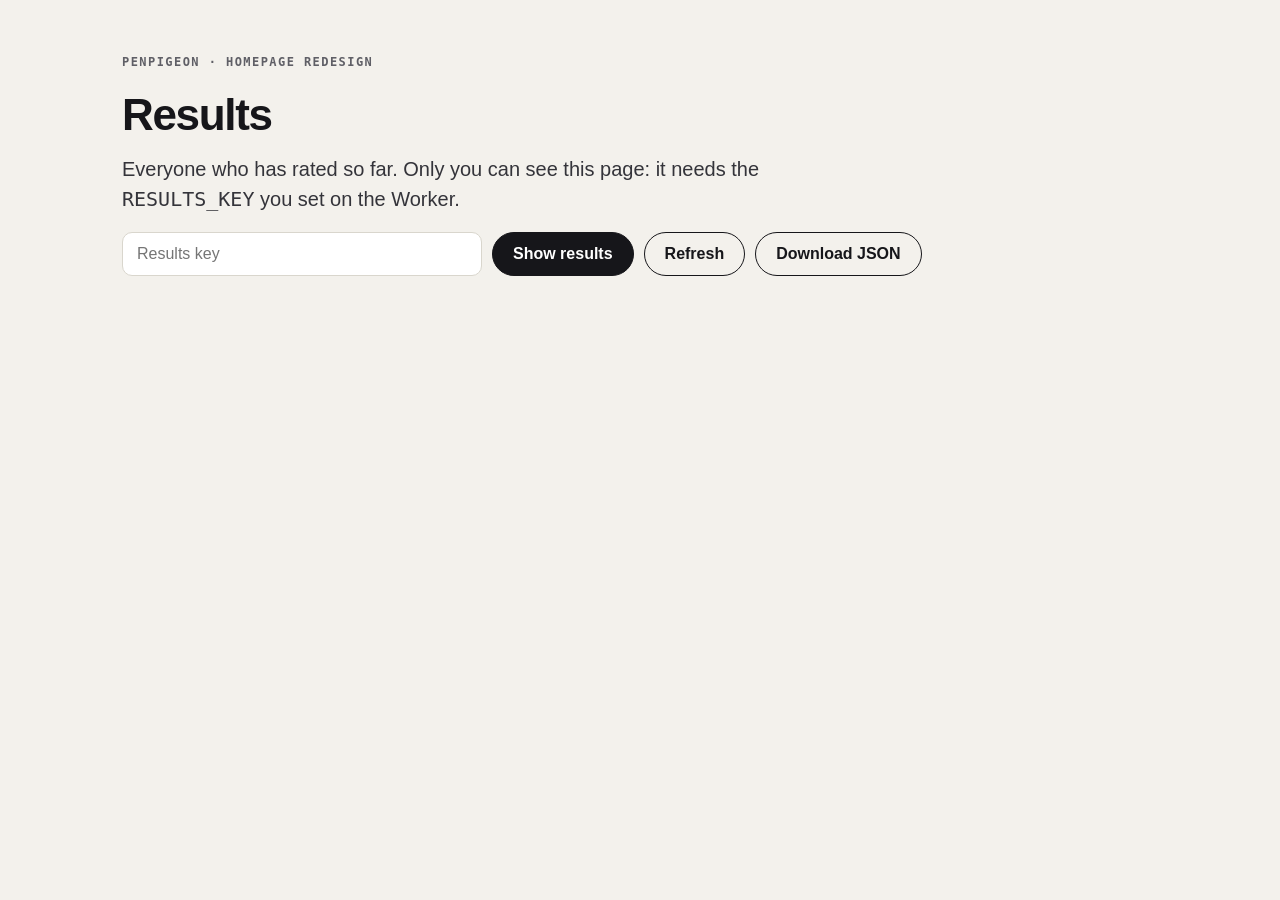
<file: results.html>
<!doctype html>
<html lang="en">
<head>
<meta charset="utf-8">
<meta name="viewport" content="width=device-width, initial-scale=1">
<meta name="robots" content="noindex, nofollow">
<meta name="color-scheme" content="light">
<title>Results · PenPigeon review</title>
<link rel="stylesheet" href="review.css">
</head>
<body>
<main id="main" class="res">
  <p class="eyebrow">PenPigeon · homepage redesign</p>
  <h1>Results</h1>
  <p class="lede">Everyone who has rated so far. Only you can see this page: it needs the <code>RESULTS_KEY</code> you set on the Worker.</p>
  <form class="keyform" id="keyform">
    <label class="sr" for="key">Results key</label>
    <input id="key" type="password" autocomplete="off" placeholder="Results key" required>
    <button class="btn" type="submit">Show results</button>
    <button class="btn ghost" type="button" id="refresh" hidden>Refresh</button>
    <button class="btn ghost" type="button" id="export" hidden>Download JSON</button>
  </form>
  <p class="err" id="err" role="alert" hidden></p>
  <div id="out"></div>
</main>
<script src="designs.js"></script>
<script>
(function () {
  var D = window.PP_DESIGNS;
  var KEYSTORE = 'pp-results-key';
  var out = document.getElementById('out');
  var err = document.getElementById('err');
  var input = document.getElementById('key');
  var data = null;
  var esc = function (s) { return String(s).replace(/[&<>"']/g, function (c) { return { '&': '&amp;', '<': '&lt;', '>': '&gt;', '"': '&quot;', "'": '&#39;' }[c]; }); };
  var who = function (r) { return r.name ? esc(r.name) : 'Anonymous ' + esc(r.id); };

  try { input.value = sessionStorage.getItem(KEYSTORE) || ''; } catch (e) {}

  function load() {
    err.hidden = true;
    return fetch('/api/results', { headers: { authorization: 'Bearer ' + input.value } }).then(function (r) {
      return r.json().catch(function () { return {}; }).then(function (j) {
        if (!r.ok) throw new Error(r.status === 404
          ? 'No API here. This copy of the site has no Worker, so nothing was collected.'
          : (j.error || 'Request failed'));
        return j;
      });
    }).then(function (j) {
      try { sessionStorage.setItem(KEYSTORE, input.value); } catch (e) {}
      data = j;
      render(j.reviewers);
      document.getElementById('refresh').hidden = false;
      document.getElementById('export').hidden = false;
    }, function (e) {
      err.textContent = e.message; err.hidden = false; out.innerHTML = '';
    });
  }

  function render(rv) {
    if (!rv.length) { out.innerHTML = '<p class="stats">No answers yet.</p>'; return; }
    var rows = D.map(function (d) {
      var scores = [], favs = 0, hist = [0, 0, 0, 0, 0];
      rv.forEach(function (r) {
        var x = r.ratings[d.id];
        if (x && x.score) { scores.push(x.score); hist[x.score - 1]++; }
        if (r.favourite === d.id) favs++;
      });
      var avg = scores.length ? scores.reduce(function (a, b) { return a + b; }, 0) / scores.length : null;
      return { d: d, n: scores.length, avg: avg, favs: favs, hist: hist };
    }).sort(function (a, b) { return (b.avg || 0) - (a.avg || 0) || b.favs - a.favs; });

    var max = Math.max.apply(null, rows.map(function (r) { return Math.max.apply(null, r.hist); }).concat(1));
    var last = Math.max.apply(null, rv.map(function (r) { return r.updated; }));
    var html =
      '<div class="stats"><span>' + rv.length + ' reviewer' + (rv.length === 1 ? '' : 's') + '</span>' +
      '<span>Last answer ' + new Date(last).toLocaleString() + '</span></div>' +
      '<table class="rank"><thead><tr><th>Design</th><th class="r">Average</th><th class="r">Rated</th><th>1–5</th><th class="r">Favourite</th></tr></thead><tbody>' +
      rows.map(function (r) {
        return '<tr><td><a class="who" href="' + r.d.id + '/index.html" target="_blank" rel="noopener">' +
          '<img src="review-assets/thumbs/' + r.d.id + '.jpg" alt="">' + r.d.n + ' ' + esc(r.d.name) + '</a></td>' +
          '<td class="r">' + (r.avg === null ? '–' : r.avg.toFixed(1)) + '</td>' +
          '<td class="r">' + r.n + '</td>' +
          '<td><span class="dist" aria-label="Ratings 1 to 5: ' + r.hist.join(', ') + '">' +
          r.hist.map(function (h) { return '<i style="height:' + Math.round(2 + 20 * h / max) + 'px"></i>'; }).join('') + '</span></td>' +
          '<td class="r">' + r.favs + '</td></tr>';
      }).join('') + '</tbody></table>';

    var blocks = D.map(function (d) {
      var items = [];
      rv.forEach(function (r) {
        var x = r.ratings[d.id];
        if (x && x.comment) items.push('<blockquote><cite>' + who(r) + (x.score ? ' · ' + x.score + '/5' : '') + '</cite>' + esc(x.comment) + '</blockquote>');
      });
      return items.length ? '<section><h2>' + d.n + ' ' + esc(d.name) + '</h2>' + items.join('') + '</section>' : '';
    }).join('');
    var overall = rv.filter(function (r) { return r.overall; }).map(function (r) {
      var f = D.filter(function (d) { return d.id === r.favourite; })[0];
      return '<blockquote><cite>' + who(r) + (f ? ' · favourite: ' + f.n + ' ' + esc(f.name) : '') + '</cite>' + esc(r.overall) + '</blockquote>';
    }).join('');
    html += '<div class="cmts">' + (overall ? '<section><h2>Overall</h2>' + overall + '</section>' : '') + blocks + '</div>';
    out.innerHTML = html;
  }

  document.getElementById('keyform').addEventListener('submit', function (e) { e.preventDefault(); load(); });
  document.getElementById('refresh').addEventListener('click', load);
  document.getElementById('export').addEventListener('click', function () {
    var a = document.createElement('a');
    a.href = URL.createObjectURL(new Blob([JSON.stringify(data, null, 2)], { type: 'application/json' }));
    a.download = 'penpigeon-review-results.json';
    a.click();
    setTimeout(function () { URL.revokeObjectURL(a.href); }, 1000);
  });
  if (input.value) load();
})();
</script>
</body>
</html>
</file>
<file: review.css>
/* Review shell. Deliberately plain: it frames twelve loud designs and
   shouldn't compete with them. Warm paper, near-black ink, one vermilion. */

:root {
  --paper: #f3f1ec;
  --card: #fbfaf7;
  --ink: #16161a;
  --mute: #5f5f66;
  --line: #d9d6cd;
  --accent: #e8431f;
  --stage: #1a1a1e;
  --focus: #1b4dff;
  --r: 12px;
  --bar: 56px;
  --mono: ui-monospace, "SF Mono", Menlo, Consolas, monospace;
  --sans: ui-sans-serif, -apple-system, BlinkMacSystemFont, "Segoe UI", Roboto, sans-serif;
  color-scheme: light;
}

* { box-sizing: border-box; }
html { -webkit-text-size-adjust: 100%; }
body { margin: 0; background: var(--paper); color: var(--ink); font: 16px/1.5 var(--sans); }
button, input, textarea { font: inherit; color: inherit; }
a { color: inherit; }
:focus-visible { outline: 2px solid var(--focus); outline-offset: 2px; }
.skip { position: absolute; left: 12px; top: -48px; background: var(--ink); color: #fff; padding: 10px 14px; border-radius: 8px; z-index: 50; }
.skip:focus { top: 12px; }
.sr { position: absolute; width: 1px; height: 1px; overflow: hidden; clip: rect(0 0 0 0); white-space: nowrap; }
.nojs { padding: 24px; max-width: 60ch; margin: 0 auto; }
main:focus { outline: none; }

/* ---------- buttons ---------- */
.btn {
  display: inline-flex; align-items: center; justify-content: center; gap: 8px;
  min-height: 44px; padding: 0 20px; border-radius: 999px; border: 1.5px solid var(--ink);
  background: var(--ink); color: #fff; font-weight: 600; text-decoration: none; cursor: pointer;
  touch-action: manipulation;
}
.btn:hover { background: #000; }
.btn.ghost { background: transparent; color: var(--ink); }
.btn.ghost:hover { background: rgb(0 0 0 / .06); }

/* ---------- home ---------- */
.home { max-width: 1240px; margin: 0 auto; padding: clamp(28px, 6vw, 72px) clamp(16px, 4vw, 40px) 80px; }
.eyebrow { margin: 0 0 14px; font: 600 12px/1 var(--mono); letter-spacing: .12em; text-transform: uppercase; color: var(--mute); }
.home h1 { margin: 0 0 18px; font-size: clamp(34px, 6.4vw, 72px); line-height: 1.02; letter-spacing: -.035em; font-weight: 700; max-width: 14ch; text-wrap: balance; }
.lede { margin: 0; max-width: 60ch; font-size: clamp(17px, 2vw, 20px); color: #34343a; text-wrap: pretty; }
.lede + .lede { margin-top: 10px; }

.start { display: flex; flex-wrap: wrap; align-items: end; gap: 14px 16px; margin: 32px 0 0; padding: 18px; background: var(--card); border: 1px solid var(--line); border-radius: var(--r); }
.start label { display: grid; gap: 6px; flex: 1 1 240px; font-size: 13px; font-weight: 600; color: var(--mute); }
.start input { min-height: 44px; padding: 0 14px; border: 1.5px solid var(--line); border-radius: 10px; background: #fff; font-size: 16px; }
.start input:focus { border-color: var(--ink); }
.fine { flex: 1 1 100%; margin: 0; font-size: 13px; color: var(--mute); }
.progress { flex: 1 1 100%; display: flex; align-items: center; gap: 12px; font-size: 14px; color: var(--mute); }
.progress i { flex: 1; max-width: 280px; height: 6px; border-radius: 6px; background: var(--line); overflow: hidden; }
.progress i b { display: block; height: 100%; width: calc(var(--p, 0) * 100%); background: var(--ink); border-radius: 6px; transition: width .4s; }

.grid { list-style: none; margin: 40px 0 0; padding: 0; display: grid; gap: 22px; grid-template-columns: repeat(auto-fill, minmax(min(100%, 340px), 1fr)); }
.card { position: relative; background: var(--card); border: 1px solid var(--line); border-radius: var(--r); overflow: hidden; transition: transform .25s, box-shadow .25s; }
.card:hover, .card:focus-within { transform: translateY(-3px); box-shadow: 0 16px 36px rgb(0 0 0 / .13); }
.card a { display: block; text-decoration: none; color: inherit; }
.card a:focus-visible { outline-offset: -3px; }
.card img { display: block; width: 100%; height: auto; aspect-ratio: 16 / 10; object-fit: cover; background: var(--line); border-bottom: 1px solid var(--line); }
.card .meta { padding: 14px 16px 16px; }
.card .num { font: 600 12px/1 var(--mono); letter-spacing: .08em; color: var(--mute); }
.card h2 { margin: 6px 0 4px; font-size: 20px; line-height: 1.2; letter-spacing: -.015em; }
.card .feel { margin: 0 0 8px; font-size: 14px; font-weight: 600; color: var(--accent); }
.card .line { margin: 0; font-size: 14.5px; color: var(--mute); text-wrap: pretty; }
.badges { position: absolute; left: 12px; top: 12px; display: flex; gap: 6px; }
.badge { display: inline-flex; align-items: center; gap: 4px; min-height: 26px; padding: 0 10px; border-radius: 999px; background: var(--ink); color: #fff; font: 600 12px/1 var(--mono); }
.badge.is-fav { background: var(--accent); }
.home-foot { margin-top: 40px; display: flex; flex-wrap: wrap; gap: 12px; align-items: center; }

/* ---------- viewer ---------- */
body.in-viewer { overflow: hidden; }
.viewer { position: fixed; inset: 0; display: grid; grid-template-rows: var(--bar) minmax(0, 1fr) auto; background: var(--paper); }

.vbar { display: flex; align-items: center; gap: 12px; padding: 0 12px 0 8px; border-bottom: 1px solid var(--line); background: var(--card); min-width: 0; }
.vbar .back { display: inline-flex; align-items: center; min-height: 44px; padding: 0 12px; border-radius: 999px; text-decoration: none; font-weight: 600; white-space: nowrap; }
.vbar .back:hover { background: rgb(0 0 0 / .06); }
.vtitle { display: flex; align-items: baseline; gap: 10px; min-width: 0; flex: 1; }
.vtitle .vnum { font: 600 12px/1 var(--mono); letter-spacing: .08em; color: var(--mute); white-space: nowrap; }
.vtitle strong { font-size: 16px; letter-spacing: -.01em; white-space: nowrap; overflow: hidden; text-overflow: ellipsis; }
.vtitle .vfeel { color: var(--mute); font-size: 14px; white-space: nowrap; overflow: hidden; text-overflow: ellipsis; }
.vtools { display: flex; align-items: center; gap: 10px; }
.seg { display: inline-flex; padding: 3px; border-radius: 999px; background: rgb(0 0 0 / .07); }
.seg button { min-height: 36px; padding: 0 16px; border: 0; border-radius: 999px; background: transparent; font-weight: 600; font-size: 14px; color: var(--mute); cursor: pointer; }
.seg button[aria-pressed="true"] { background: var(--ink); color: #fff; }
.open { display: inline-flex; align-items: center; min-height: 44px; padding: 0 8px; font-weight: 600; font-size: 14px; white-space: nowrap; }
.vnav { display: none; gap: 4px; }

.stage { position: relative; min-height: 0; display: grid; place-items: center; background: var(--stage); overflow: hidden; }
.stage[data-device="desktop"] { background: #fff; }
.pframe { position: relative; flex: none; }
.stage[data-device="desktop"] .pframe, .stage[data-device="fill"] .pframe { width: 100%; height: 100%; }
.pin { position: absolute; left: 0; top: 0; transform-origin: 0 0; background: #fff; }
.stage[data-device="desktop"] .pin, .stage[data-device="fill"] .pin { width: 100%; height: 100%; transform: none !important; }
.stage[data-device="phone"] .pin { width: 390px; height: 844px; border-radius: 34px; overflow: hidden; box-shadow: 0 0 0 9px #0b0b0d, 0 0 0 10px #3a3a40, 0 30px 70px rgb(0 0 0 / .5); }
.stage iframe { display: block; width: 100%; height: 100%; border: 0; background: #fff; }
.loading { position: absolute; inset: 0; display: grid; place-items: center; background: var(--paper); font: 600 13px/1 var(--mono); letter-spacing: .1em; text-transform: uppercase; color: var(--mute); transition: opacity .3s; pointer-events: none; }
.loading.gone { opacity: 0; }

.dock {
  display: grid; align-items: center; gap: 10px 18px; padding: 12px clamp(12px, 2vw, 24px) calc(12px + env(safe-area-inset-bottom));
  grid-template-columns: auto auto auto minmax(180px, 1fr) auto;
  grid-template-areas: "nav rate fav note stat";
  background: var(--card); border-top: 1px solid var(--line);
}
.dnav { grid-area: nav; display: flex; gap: 6px; }
.nbtn { display: inline-grid; place-items: center; min-width: 44px; min-height: 44px; padding: 0 10px; border: 1.5px solid var(--line); border-radius: 999px; background: #fff; text-decoration: none; font-weight: 600; font-size: 14px; white-space: nowrap; }
.nbtn:hover { border-color: var(--ink); }
.nbtn[aria-disabled="true"] { opacity: .35; pointer-events: none; }
.nbtn.primary { background: var(--ink); border-color: var(--ink); color: #fff; padding: 0 18px; }

.rate { grid-area: rate; display: grid; gap: 4px; border: 0; margin: 0; padding: 0; min-width: 0; }
.rate legend { padding: 0; font-size: 12px; font-weight: 600; color: var(--mute); }
.rate-btns { display: flex; gap: 6px; }
.rate-btns label { display: block; position: relative; cursor: pointer; }
.rate-btns span { display: grid; place-items: center; width: 44px; height: 44px; border: 1.5px solid var(--line); border-radius: 12px; background: #fff; font: 700 17px/1 var(--mono); touch-action: manipulation; }
.rate-btns label:hover span { border-color: var(--ink); }
.rate-btns input:checked + span { background: var(--ink); border-color: var(--ink); color: #fff; }
.rate-btns input:focus-visible + span { outline: 2px solid var(--focus); outline-offset: 2px; }
.fav { grid-area: fav; display: inline-flex; align-items: center; gap: 8px; min-height: 44px; padding: 0 16px; border: 1.5px solid var(--line); border-radius: 999px; background: #fff; font-weight: 600; cursor: pointer; white-space: nowrap; touch-action: manipulation; }
.fav:hover { border-color: var(--ink); }
.fav[aria-pressed="true"] { background: var(--accent); border-color: var(--accent); color: #fff; }
.note { grid-area: note; min-width: 0; }
.note textarea { display: block; width: 100%; min-height: 44px; max-height: 120px; padding: 10px 14px; border: 1.5px solid var(--line); border-radius: 12px; background: #fff; resize: none; font-size: 16px; line-height: 1.35; }
.note textarea:focus { border-color: var(--ink); }
.dstat { grid-area: stat; min-width: 7.5em; font-size: 13px; color: var(--mute); text-align: right; }
.dopen { display: none; grid-area: open; }

/* ---------- done ---------- */
.done { max-width: 820px; margin: 0 auto; padding: clamp(28px, 6vw, 72px) clamp(16px, 4vw, 32px) 96px; }
.done h1 { margin: 0 0 12px; font-size: clamp(32px, 5.4vw, 56px); line-height: 1.05; letter-spacing: -.03em; text-wrap: balance; }
.sync { margin: 0 0 28px; font-size: 15px; color: var(--mute); }
.sync.ok { color: #1c6b34; }
.sum { list-style: none; margin: 0; padding: 0; border-top: 1px solid var(--line); }
.sum li { display: grid; grid-template-columns: 96px 1fr auto; gap: 6px 16px; align-items: start; padding: 14px 0; border-bottom: 1px solid var(--line); }
.sum img { width: 96px; height: auto; aspect-ratio: 16 / 10; object-fit: cover; border-radius: 8px; border: 1px solid var(--line); background: var(--line); }
.sum h2 { margin: 0; font-size: 17px; letter-spacing: -.01em; }
.sum .sc { font: 700 13px/1 var(--mono); }
.sum .sc.none { color: var(--mute); font-weight: 500; }
.sum p { margin: 4px 0 0; font-size: 14.5px; color: #34343a; overflow-wrap: anywhere; }
.sum .edit { font-size: 14px; font-weight: 600; white-space: nowrap; }
.overall { margin: 32px 0 0; display: grid; gap: 8px; font-weight: 600; }
.overall textarea { min-height: 120px; padding: 12px 14px; border: 1.5px solid var(--line); border-radius: 12px; background: #fff; resize: vertical; font-weight: 400; font-size: 16px; }
.overall textarea:focus { border-color: var(--ink); }
.actions { display: flex; flex-wrap: wrap; gap: 12px; margin-top: 20px; }

/* ---------- results (owner) ---------- */
.res { max-width: 1100px; margin: 0 auto; padding: clamp(24px, 5vw, 56px) clamp(16px, 4vw, 32px) 96px; }
.res h1 { margin: 0 0 6px; font-size: clamp(28px, 4vw, 44px); letter-spacing: -.03em; }
.keyform { display: flex; flex-wrap: wrap; gap: 10px; margin: 18px 0; }
.keyform input { min-height: 44px; padding: 0 14px; border: 1.5px solid var(--line); border-radius: 10px; background: #fff; flex: 1 1 220px; max-width: 360px; }
.err { color: #b3261e; font-weight: 600; margin: 8px 0; }
.stats { display: flex; flex-wrap: wrap; gap: 8px 24px; color: var(--mute); margin: 8px 0 24px; font-size: 15px; }
.rank { width: 100%; border-collapse: collapse; }
.rank th { text-align: left; font: 600 12px/1 var(--mono); letter-spacing: .08em; text-transform: uppercase; color: var(--mute); padding: 10px 8px; border-bottom: 1px solid var(--ink); }
.rank td { padding: 10px 8px; border-bottom: 1px solid var(--line); vertical-align: middle; }
.rank td.r { text-align: right; font-family: var(--mono); font-weight: 600; white-space: nowrap; }
.rank .who { display: flex; align-items: center; gap: 12px; font-weight: 600; }
.rank .who img { width: 72px; aspect-ratio: 16 / 10; object-fit: cover; border-radius: 6px; border: 1px solid var(--line); }
.dist { display: inline-flex; gap: 2px; align-items: end; height: 22px; }
.dist i { width: 8px; background: var(--ink); min-height: 2px; border-radius: 1px; }
.cmts { margin-top: 36px; display: grid; gap: 22px; }
.cmts h2 { margin: 0 0 8px; font-size: 18px; }
.cmts blockquote { margin: 0 0 8px; padding: 10px 14px; background: var(--card); border: 1px solid var(--line); border-radius: 10px; font-size: 15px; overflow-wrap: anywhere; }
.cmts cite { display: block; margin-bottom: 2px; font: 600 12px/1.4 var(--mono); color: var(--mute); font-style: normal; }

/* ---------- small screens: the iframe becomes the phone ---------- */
@media (max-width: 699px) {
  :root { --bar: 52px; }
  .vtitle .vfeel, .seg, .vtools .open { display: none; }
  .vnav { display: flex; }
  .vbar { gap: 6px; padding-right: 8px; }
  .vtitle { flex-direction: column; align-items: flex-start; gap: 2px; }
  .dock {
    grid-template-columns: auto minmax(0, 1fr) auto;
    grid-template-areas: "rate rate rate" "fav note open" "stat stat stat";
    gap: 8px 10px; padding-top: 10px;
  }
  .dnav { display: none; }
  .rate legend { position: absolute; width: 1px; height: 1px; overflow: hidden; clip: rect(0 0 0 0); white-space: nowrap; }
  .rate-btns { width: 100%; }
  .rate-btns label { flex: 1; }
  .rate-btns span { width: 100%; }
  .fav { padding: 0 12px; }
  .fav .fav-t { position: absolute; width: 1px; height: 1px; overflow: hidden; clip: rect(0 0 0 0); white-space: nowrap; }
  .dopen { display: inline-flex; align-items: center; min-height: 44px; padding: 0 6px; font-weight: 600; font-size: 14px; }
  .dstat { text-align: left; min-height: 1.2em; }
  .sum li { grid-template-columns: 72px 1fr; }
  .sum img { width: 72px; }
  .sum .edit { grid-column: 2; }
  .rank .who img { display: none; }
  .rank th:nth-child(4), .rank td:nth-child(4) { display: none; }
}
@media (min-width: 700px) and (max-width: 1099px) {
  .dock {
    grid-template-columns: auto auto minmax(0, 1fr);
    grid-template-areas: "nav rate fav" "note note stat";
  }
  .vtitle .vfeel { display: none; }
}
@media (prefers-reduced-motion: reduce) {
  * { transition: none !important; scroll-behavior: auto !important; }
}
</file>
<file: 01-blueprint/style.css>
/* PenPigeon / 01 Plotter Blueprint
   One theme: cyanotype ground, pale-cyan linework, one warm accent for annotation and the primary action. */

:root {
  --ground: #0b2f7e;
  --ground-hi: #0f3f9e;
  --ground-lo: #08215f;
  --ink: #eef9ff;
  --ink-2: #c6e3f8;
  --ink-dim: #9fc6e8;
  --line: #d9f1ff;
  --line-dim: rgba(217, 241, 255, .55);
  --line-faint: rgba(217, 241, 255, .28);
  --rule: rgba(190, 225, 255, .22);
  --rule-strong: rgba(190, 225, 255, .42);
  --grid-minor: rgba(170, 215, 255, .065);
  --grid-major: rgba(170, 215, 255, .14);
  --accent: #ff8a1f;
  --accent-hot: #ffa650;
  --accent-ink: #07194a;
  --mark-hole: #0a2a73;
  --display: 'Big Shoulders Display', 'Arial Narrow', 'Helvetica Neue Condensed', Impact, sans-serif;
  --mono: 'IBM Plex Mono', ui-monospace, 'SF Mono', Menlo, Consolas, monospace;
  --sans: 'IBM Plex Sans', 'Helvetica Neue', Arial, sans-serif;
  --nav-h: 60px;
  --gut: clamp(20px, 4vw, 56px);
  color-scheme: dark;
}

*, *::before, *::after { box-sizing: border-box; }
html { scroll-padding-top: calc(var(--nav-h) + 12px); -webkit-text-size-adjust: 100%; }
body {
  margin: 0;
  background: var(--ground-lo);
  color: var(--ink-2);
  font: 400 1.0625rem/1.55 var(--sans);
  -webkit-font-smoothing: antialiased;
  overflow-x: hidden;
}
::selection { background: var(--accent); color: var(--accent-ink); }
img, svg { display: block; max-width: 100%; }
a { color: inherit; }
a, button, summary { touch-action: manipulation; -webkit-tap-highlight-color: rgba(255, 138, 31, .25); }
.rev__ok { transform-box: fill-box; transform-origin: center; }
.sr-only { position: absolute; width: 1px; height: 1px; overflow: hidden; clip: rect(0 0 0 0); white-space: nowrap; }
.skip { position: fixed; left: 12px; top: -80px; z-index: 100; background: var(--accent); color: var(--accent-ink); padding: 12px 18px; font: 600 14px var(--mono); text-decoration: none; }
.skip:focus { top: 12px; }
:focus-visible { outline: 2px solid var(--accent-hot); outline-offset: 3px; }

/* ---------- paper: ground + two grid weights ---------- */
.paper {
  position: relative;
  overflow-x: clip;
  background:
    linear-gradient(var(--grid-major) 1px, transparent 1px) center top / 96px 96px,
    linear-gradient(90deg, var(--grid-major) 1px, transparent 1px) center top / 96px 96px,
    linear-gradient(var(--grid-minor) 1px, transparent 1px) center top / 24px 24px,
    linear-gradient(90deg, var(--grid-minor) 1px, transparent 1px) center top / 24px 24px,
    radial-gradient(1400px 900px at 78% 6%, var(--ground-hi), transparent 70%),
    radial-gradient(1200px 800px at 8% 60%, #0a3a94, transparent 70%),
    var(--ground);
}
body::after { /* lamp falloff over the table, painted once, never scrolls */
  content: ""; position: fixed; inset: 0; z-index: 60; pointer-events: none;
  background: radial-gradient(ellipse at 50% 40%, transparent 55%, rgba(4, 16, 52, .38) 100%);
}

.frame { max-width: 1344px; margin-inline: auto; position: relative; }
main.frame { border-inline: 1px solid var(--rule-strong); }

/* ---------- type ---------- */
h1, h2, h3 { margin: 0; font-family: var(--display); font-weight: 800; text-transform: uppercase; color: var(--ink); letter-spacing: .01em; text-wrap: balance; }
h1 { font-weight: 900; font-size: clamp(3.3rem, 5.8vw, 5.2rem); line-height: .92; }
h2 { font-size: clamp(2.6rem, 5vw, 4.4rem); line-height: .94; }
h3 { font-size: 1.7rem; line-height: 1; font-weight: 700; letter-spacing: .02em; }
p { margin: 0; }
.lab, .figcap, .sheet__tab, .tb-k, .tb-v, .facts, .readout dt, .rev, .bom caption, .bom th, .stepno, .foot__data dt {
  font-family: var(--mono); text-transform: uppercase; letter-spacing: .09em;
}
.figcap { font-size: .8125rem; line-height: 1.5; color: var(--ink-dim); margin-top: 14px; max-width: 62ch; }

/* ---------- buttons ---------- */
.btn {
  position: relative; display: inline-flex; align-items: center; justify-content: center; gap: 12px;
  min-height: 52px; padding: 0 26px; border: 1px solid transparent; border-radius: 0;
  font: 600 .8125rem/1 var(--mono); letter-spacing: .12em; text-transform: uppercase; text-decoration: none;
  white-space: nowrap; cursor: pointer; transition: background-color .18s, color .18s, transform .12s;
}
.btn--sm { min-height: 44px; padding: 0 18px; }
.btn--pri { background: var(--accent); color: var(--accent-ink); }
.btn--pri:hover { background: var(--accent-hot); }
.btn--ghost { border-color: var(--line-dim); color: var(--ink); }
.btn--ghost:hover { background: rgba(217, 241, 255, .1); border-color: var(--line); }
.btn:active { transform: translateY(1px); }
.btn::before, .btn::after { /* crop marks at the corners */
  content: ""; position: absolute; width: 9px; height: 9px; border: 0 solid var(--accent); opacity: 0; transition: opacity .18s, transform .18s;
}
.btn::before { left: -5px; top: -5px; border-left-width: 1px; border-top-width: 1px; }
.btn::after { right: -5px; bottom: -5px; border-right-width: 1px; border-bottom-width: 1px; }
.btn:hover::before, .btn:hover::after, .btn:focus-visible::before, .btn:focus-visible::after { opacity: 1; }
.btn--ghost::before, .btn--ghost::after { border-color: var(--line); }
.arr { width: 22px; height: 10px; fill: none; stroke: currentColor; stroke-width: 1.6; }

/* ---------- nav: the drawing's header strip ---------- */
.nav { position: fixed; z-index: 50; top: 0; left: 0; right: 0; height: var(--nav-h); background: rgba(8, 33, 95, .95); border-bottom: 1px solid var(--rule-strong); }
.nav__in { max-width: 1344px; height: 100%; margin-inline: auto; display: flex; align-items: stretch; border-inline: 1px solid var(--rule-strong); }
.nav__in > .btn { align-self: center; margin: 0 14px; }
.brand { display: flex; align-items: center; gap: 10px; padding: 0 22px; color: var(--ink); text-decoration: none; border-right: 1px solid var(--rule); }
.brand__mark { width: 34px; height: 34px; color: var(--ink); }
.brand__word { font: 800 1.6rem/1 var(--display); letter-spacing: .06em; text-transform: uppercase; }
.nav__links { flex: 1; display: flex; align-items: stretch; }
.nav__links a { display: flex; align-items: center; padding: 0 22px; font: 500 .75rem/1 var(--mono); letter-spacing: .12em; text-transform: uppercase; text-decoration: none; color: var(--ink-2); border-right: 1px solid var(--rule); }
.nav__links a:hover { background: rgba(217, 241, 255, .09); color: var(--ink); }
.nav__links .nav__login { margin-left: auto; border-right: 0; border-left: 1px solid var(--rule); }
.nav__toggle { display: none; }

/* ---------- left ruler + title block ---------- */
.ruler { position: fixed; z-index: 30; left: 0; top: var(--nav-h); bottom: 0; width: 28px; border-right: 1px solid var(--rule-strong); pointer-events: none; display: none;
  background:
    repeating-linear-gradient(to bottom, var(--line-dim) 0 1px, transparent 1px 80px) right top / 20px 100% no-repeat,
    repeating-linear-gradient(to bottom, var(--line-dim) 0 1px, transparent 1px 40px) right top / 13px 100% no-repeat,
    repeating-linear-gradient(to bottom, var(--line-faint) 0 1px, transparent 1px 8px) right top / 6px 100% no-repeat; }
.ruler__mark { position: absolute; left: 0; top: 0; width: 28px; display: flex; align-items: center; }
.ruler__mark i { width: 0; height: 0; border-top: 6px solid transparent; border-bottom: 6px solid transparent; border-left: 12px solid var(--accent); margin-left: 16px; }
.ruler__mark b { position: absolute; left: 3px; top: -16px; font: 500 10px var(--mono); color: var(--accent); letter-spacing: .04em; }
@media (min-width: 1420px) { .ruler { display: block; } }

.tblock { position: fixed; z-index: 40; right: 14px; bottom: 14px; display: none; background: var(--ground-lo); border: 1px solid var(--rule-strong); pointer-events: none; }
.tb-row { display: grid; grid-template-columns: auto minmax(5.6rem, auto) auto minmax(5.5rem, 8.5rem); }
.tb-v, .tb-k { white-space: nowrap; }
.tb-row + .tb-row { border-top: 1px solid var(--rule); }
.tb-k, .tb-v { padding: 5px 9px; font-size: .625rem; line-height: 1.3; border-left: 1px solid var(--rule); }
.tb-row > :first-child { border-left: 0; }
.tb-k { color: var(--ink-dim); } .tb-v { color: var(--ink); font-weight: 500; }
@media (min-width: 1100px) { .tblock { display: block; } }

/* ---------- sheets ---------- */
.sheet { position: relative; border-top: 1px solid var(--rule-strong); padding: clamp(64px, 9vw, 112px) 0; }
.sheet:first-child { border-top: 0; }
.sheet::before, .sheet::after { /* registration crosshairs on the frame corners */
  content: ""; position: absolute; top: -9px; width: 17px; height: 17px; z-index: 2;
  background: url("data:image/svg+xml,%3Csvg xmlns='http://www.w3.org/2000/svg' viewBox='0 0 17 17' fill='none' stroke='%23d9f1ff' stroke-opacity='.75'%3E%3Ccircle cx='8.5' cy='8.5' r='4.5'/%3E%3Cpath d='M0 8.5h17M8.5 0v17'/%3E%3C/svg%3E") center / contain no-repeat;
}
.sheet::before { left: -9px; } .sheet::after { right: -9px; }
.sheet:first-child::before, .sheet:first-child::after { display: none; }
@media (max-width: 1399px) { .sheet::before, .sheet::after { display: none; } }
.sheet__tab { position: absolute; top: -10px; left: clamp(20px, 3vw, 40px); z-index: 3; background: var(--ground-lo); border: 1px solid var(--rule-strong); padding: 3px 12px; font-size: .6875rem; line-height: 1.4; color: var(--ink-dim); }
.sheet__tab b { color: var(--accent); font-weight: 600; margin-right: 8px; }
.sec__in, .hero__in, .hand__in, .notes__in, .issue__in { padding-inline: var(--gut); }

/* ---------- svg drawing language ---------- */
.dwg { width: 100%; height: auto; overflow: visible; }
.dwg :is(.ln, .lnd, .lnf, .acc, .dr) { fill: none; stroke-linecap: butt; stroke-linejoin: miter; }
.ln { stroke: var(--line); stroke-width: var(--sw, 1.3); }
.lnd { stroke: var(--line-dim); stroke-width: var(--sw, 1.3); }
.lnf { stroke: var(--line-faint); stroke-width: var(--sw, 1.3); }
.acc { stroke: var(--accent); }
.dr { fill: none; }
.fillln { fill: var(--line); stroke: none; }
.fillacc { fill: var(--accent); stroke: none; }
.card-fill { fill: rgba(238, 249, 255, .05); stroke: none; }
.paper-sheet, .paper { }
svg .paper { fill: rgba(238, 249, 255, .08); stroke: none; }
.side { fill: rgba(7, 25, 74, .92); stroke: none; }
.hfill { stroke: none; }
.hpat { stroke: var(--line-dim); stroke-width: .7; fill: none; }
.dashed { stroke-dasharray: 11 8; fill: none; }
.tx { font-family: var(--mono); font-weight: 500; letter-spacing: .08em; fill: var(--ink-dim); }
.txa { font-family: var(--mono); font-weight: 500; letter-spacing: .1em; fill: var(--accent); }
.dotk { fill: var(--accent); }
.lead { stroke: var(--accent); }
.note path, .hw-line path, .hw-glyph path { fill: none; stroke: var(--ink); stroke-linecap: round; stroke-linejoin: round; }
.detbox { fill: none; stroke: var(--accent); stroke-width: 1.2; }
.handle { fill: var(--ground-lo); stroke: var(--accent); stroke-width: 1.5; }
.balloon .bl-c { fill: var(--ground-lo); stroke: var(--accent); stroke-width: 1.5; }
.balloon .bl-t { font: 600 15px var(--mono); fill: var(--accent); }

/* ---------- 01 hero ---------- */
.hero { min-height: 100svh; padding: calc(var(--nav-h) + clamp(28px, 4vw, 56px)) 0 clamp(36px, 4vw, 56px); display: flex; }
.hero__in { flex: 1; display: grid; grid-template-columns: minmax(0, 5fr) minmax(0, 6fr); gap: clamp(24px, 4vw, 56px); align-items: center; }
.lede { margin-top: 26px; font-size: 1.25rem; line-height: 1.5; color: var(--ink-2); max-width: 36ch; text-wrap: pretty; }
.btnrow { margin-top: 34px; display: flex; flex-wrap: wrap; gap: 14px; }
.facts { list-style: none; margin: 38px 0 0; padding: 0; display: inline-flex; flex-wrap: wrap; border: 1px solid var(--rule-strong); font-size: .75rem; color: var(--ink); background: rgba(8, 33, 95, .55); }
.facts li { padding: 12px 18px; border-left: 1px solid var(--rule-strong); }
.facts li:first-child { border-left: 0; }
.fine { margin-top: 18px; font-size: .9375rem; color: var(--ink-dim); }
.hero__fig { margin: 0; }
@media (min-width: 1100px) { .hero__fig .figcap { max-width: 330px; } }
.hero__fig .dwg { max-height: calc(100svh - var(--nav-h) - 110px); margin-inline: auto; }
.hx .iso .out { }
.hx-note path { stroke-width: 3.6px; }
.hx .dimtx { fill: var(--ink); }

/* ---------- 02 detail A (pinned) ---------- */
.detail { min-height: 100svh; padding: calc(var(--nav-h) + 20px) 0 28px; display: flex; flex-direction: column; background: rgba(8, 33, 95, .22); }
.detail__in { flex: 1; display: grid; grid-template-columns: minmax(230px, 270px) minmax(0, 1fr) minmax(180px, 205px); gap: clamp(16px, 2vw, 28px); align-items: center; padding-inline: var(--gut); }
.detail__side p { margin-top: 18px; max-width: 32ch; }
.detail__side h2 { font-size: clamp(2.4rem, 3.6vw, 3.6rem); }
.readout { margin: 28px 0 0; padding: 0; border: 1px solid var(--rule-strong); background: var(--ground-lo); max-width: 270px; }
.readout div { display: flex; justify-content: space-between; align-items: baseline; padding: 9px 14px; }
.readout div + div { border-top: 1px solid var(--rule); }
.readout dt { font-size: .6875rem; color: var(--ink-dim); }
.readout dd { margin: 0; font: 500 1.0625rem/1.2 var(--mono); color: var(--ink); font-variant-numeric: tabular-nums; letter-spacing: .04em; }
.readout dd small { font-size: .6875rem; color: var(--ink-dim); letter-spacing: .1em; }
#ro-pen { color: var(--accent); }
.detail__fig { margin: 0; min-width: 0; }
.detail__fig .dwg { max-height: calc(100svh - var(--nav-h) - 60px); margin-inline: auto; }
.revtab { align-self: center; }
.rev { width: 100%; border-collapse: collapse; background: var(--ground-lo); border: 1px solid var(--rule-strong); font-size: .75rem; }
.rev caption { text-align: left; padding: 0 0 8px; color: var(--ink-dim); font-size: .6875rem; }
.rev th, .rev td { padding: 11px 12px; text-align: left; font-weight: 500; border-bottom: 1px solid var(--rule); color: var(--ink); }
.rev thead th { color: var(--ink-dim); font-size: .6875rem; }
.rev tbody th { color: var(--accent); width: 2.4rem; }
.rev tr:last-child th, .rev tr:last-child td { border-bottom: 0; }
.rev__ok { width: 28px; position: relative; }
.rev__ok::after { content: ""; position: absolute; right: 12px; top: 50%; width: 9px; height: 9px; margin-top: -5px; background: var(--accent); }
#sg .sg-fill { fill: rgba(238, 249, 255, .05); }
#sg .dimtx { fill: var(--ink); }
.sg-nibwrap { opacity: 0; }
.nib-ring { fill: none; stroke: var(--accent); stroke-width: 1.8; }
.nib-dot { fill: var(--accent); }
.nib-tk { fill: none; stroke: var(--accent); stroke-width: 1.8; }
.nib-h, .nib-v { fill: none; stroke: var(--accent); stroke-width: 1; stroke-opacity: .6; stroke-dasharray: 3 4; }
.nib-px, .nib-py { fill: var(--accent); }

/* ---------- 03 how ---------- */
.sec__in h2 { max-width: 14ch; }
.asm-fig { margin: clamp(28px, 4vw, 48px) 0 0; }
.asm-mob { display: none; }
.asm .asm-name { letter-spacing: .14em; }
.steps { list-style: none; margin: clamp(28px, 4vw, 44px) 0 0; padding: 0; display: grid; grid-template-columns: repeat(4, minmax(0, 1fr)); border-top: 1px solid var(--rule-strong); }
.step { padding: 24px 22px 8px 0; position: relative; }
.step + .step { padding-left: 22px; border-left: 1px solid var(--rule); }
.stepno { display: inline-grid; place-items: center; width: 32px; height: 32px; border: 1.5px solid var(--accent); border-radius: 50%; color: var(--accent); font-size: .875rem; font-weight: 600; letter-spacing: 0; margin-bottom: 14px; }
.step.is-on .stepno { background: var(--accent); color: var(--accent-ink); }
.step p { margin-top: 10px; max-width: 30ch; }

/* ---------- 04 handwriting ---------- */
.hand__in { display: grid; grid-template-columns: minmax(0, 5fr) minmax(0, 7fr); gap: clamp(28px, 5vw, 72px); align-items: center; }
.hand__copy p { margin-top: 22px; max-width: 46ch; font-size: 1.125rem; }
.hand__fig { margin: 0; }
.hw .detbox { stroke-width: 1.3; }

/* ---------- 05 pricing: bill of materials ---------- */
.price__head p { margin-top: 18px; font-size: 1.1875rem; color: var(--ink-2); }
.price__grid { margin-top: clamp(32px, 4vw, 52px); display: grid; grid-template-columns: minmax(0, 7fr) minmax(0, 5fr); gap: clamp(24px, 4vw, 56px); align-items: start; }
.bom { width: 100%; border-collapse: collapse; background: rgba(8, 33, 95, .55); border: 1px solid var(--rule-strong); }
.bom caption { text-align: left; font-size: .75rem; color: var(--ink); padding: 0 0 10px; }
.bom--opt caption { color: var(--accent); }
.bom th, .bom td { padding: 15px 16px; text-align: left; vertical-align: baseline; }
.bom thead th { font-size: .6875rem; font-weight: 500; color: var(--ink-dim); border-bottom: 1px solid var(--rule-strong); background: var(--ground-lo); }
.bom tbody th { width: 3.4rem; font-weight: 500; font-size: .8125rem; color: var(--accent); }
.bom tbody td { color: var(--ink); }
.bom tbody td:last-child, .bom thead th:last-child { font-family: var(--mono); font-size: .75rem; text-transform: uppercase; letter-spacing: .09em; color: var(--ink-dim); text-align: right; white-space: nowrap; }
.bom tbody tr + tr > * { border-top: 1px solid var(--rule); }
.bom tfoot th { font-size: .75rem; color: var(--ink-dim); font-weight: 500; border-top: 3px double var(--rule-strong); }
.bom tfoot td { border-top: 3px double var(--rule-strong); text-align: right; }
.bom__amt { font: 800 clamp(3rem, 5vw, 4.6rem)/.9 var(--display); color: var(--ink); letter-spacing: .01em; }
.bom--opt .bom__amt { font-size: clamp(2.4rem, 3.4vw, 3.4rem); }
.bom--opt { border-color: rgba(255, 138, 31, .55); }

/* ---------- 06 general notes ---------- */
.notes__in { display: grid; grid-template-columns: minmax(0, 4fr) minmax(0, 8fr); gap: clamp(28px, 5vw, 72px); align-items: start; }
.notes__head p { margin-top: 16px; color: var(--ink-dim); }
.notes__list { position: relative; border-top: 1px solid var(--rule-strong); }
.note-item { position: relative; border-bottom: 1px solid var(--rule); }
.note-item summary { list-style: none; display: grid; grid-template-columns: 32px 1fr 24px; gap: 18px; align-items: center; min-height: 72px; padding: 16px 4px; cursor: pointer; }
.note-item summary::-webkit-details-marker { display: none; }
.note-item .stepno { margin: 0; }
.note-q { font: 700 clamp(1.35rem, 2.2vw, 1.75rem)/1.1 var(--display); text-transform: uppercase; letter-spacing: .03em; color: var(--ink); }
.plus { position: relative; width: 18px; height: 18px; justify-self: end; }
.plus::before, .plus::after { content: ""; position: absolute; left: 0; top: 50%; width: 18px; height: 1.5px; background: var(--line); margin-top: -1px; transition: transform .25s; }
.plus::after { transform: rotate(90deg); }
.note-item[open] .plus::after { transform: rotate(0deg); }
.note-item summary:hover .note-q { color: var(--accent-hot); }
.note-a { padding: 0 44px 26px 50px; max-width: 62ch; }
.cloud { position: absolute; inset: -12px -14px; width: calc(100% + 28px); height: calc(100% + 24px); pointer-events: none; overflow: visible; }
.cloud path { fill: none; stroke: var(--accent); stroke-width: 1.4; }
.cloud-tag { position: absolute; z-index: 1; right: 10px; top: -22px; display: grid; place-items: center; width: 26px; height: 26px; font: 600 11px var(--mono); color: var(--accent); background: var(--ground-lo); padding-top: 6px; clip-path: polygon(50% 0, 100% 100%, 0 100%); }

/* ---------- 07 issue ---------- */
.issue__in { display: grid; grid-template-columns: minmax(0, 6fr) minmax(0, 6fr); gap: clamp(28px, 5vw, 72px); align-items: center; }
.issue__copy p { margin: 22px 0 34px; max-width: 36ch; font-size: 1.1875rem; }
.issue__copy h2 { font-size: clamp(3rem, 6vw, 5.4rem); }
.issue__fig { margin: 0; }
.issue__fig .dwg { max-width: 560px; margin-inline: auto; }
.issue__fig .figcap { margin-top: 24px; }
.pg-fill .pgf { fill: var(--ink); } .pg-fill .pgb { fill: var(--accent); } .pg-fill .pge { fill: var(--mark-hole); }
.pg-fill .pgw { fill: none; stroke: var(--mark-hole); stroke-linecap: round; }
.pg-fill .pgt, .pg-fill .pgl { fill: none; stroke: var(--ink); stroke-linecap: round; }

/* ---------- footer: the title block ---------- */
.foot { border-top: 1px solid var(--rule-strong); border-inline: 1px solid var(--rule-strong); background: var(--ground-lo); }
.foot__in { display: grid; grid-template-columns: minmax(0, 4fr) minmax(0, 3fr) minmax(0, 5fr); }
.foot__cell { padding: 36px var(--gut) 40px; }
.foot__cell + .foot__cell { border-left: 1px solid var(--rule-strong); padding-left: clamp(20px, 3vw, 40px); }
.foot__brand { padding-right: 24px; }
.foot__brand p { margin-top: 18px; color: var(--ink-2); }
.brand--lg { padding: 0; border: 0; }
.brand--lg .brand__mark { width: 48px; height: 48px; }
.brand--lg .brand__word { font-size: 2.3rem; }
.foot__nav { display: grid; grid-template-columns: 1fr 1fr; align-content: start; gap: 2px 20px; }
.foot__nav a { display: flex; align-items: center; min-height: 44px; font: 500 .75rem var(--mono); letter-spacing: .12em; text-transform: uppercase; text-decoration: none; color: var(--ink-2); }
.foot__nav a:hover { color: var(--accent-hot); text-decoration: underline; text-underline-offset: 4px; }
.foot__data dl { margin: 0; display: grid; grid-template-columns: 1fr 1fr; border: 1px solid var(--rule-strong); }
.foot__data dl div { padding: 10px 14px; border-top: 1px solid var(--rule); }
.foot__data dl div:nth-child(-n+2) { border-top: 0; }
.foot__data dl div:nth-child(even) { border-left: 1px solid var(--rule); }
.foot__data dl div:first-child { grid-column: 1 / -1; border-left: 0; }
.foot__data dl div:nth-child(2) { grid-column: 1 / -1; border-top: 1px solid var(--rule); }
.foot__data dl div:nth-child(2n+3) { border-left: 0; }
.foot__data dl div:nth-child(2n+4) { border-left: 1px solid var(--rule); }
.foot__data dt { font-size: .625rem; color: var(--ink-dim); }
.foot__data dd { margin: 2px 0 0; font: 500 .875rem/1.3 var(--mono); color: var(--ink); letter-spacing: .04em; }

/* ---------- responsive ---------- */
@media (max-width: 1099px) {
  .detail__in { grid-template-columns: minmax(0, 1fr) minmax(0, 1fr); }
  .detail__fig { grid-column: 1 / -1; grid-row: 2; }
  .detail__side { grid-row: 1; } .revtab { grid-row: 1; }
  .detail__fig .dwg { max-height: calc(100svh - var(--nav-h) - 280px); }
}
@media (max-width: 899px) {
  .nav__links { position: absolute; top: var(--nav-h); left: 0; right: 0; flex-direction: column; background: var(--ground-lo); border-bottom: 1px solid var(--rule-strong); display: none; }
  .nav__links.is-open { display: flex; }
  .nav__links a { min-height: 52px; border-right: 0; border-top: 1px solid var(--rule); padding: 0 var(--gut); }
  .nav__links .nav__login { margin-left: 0; border-left: 0; }
  .nav__in { border-inline: 0; }
  .nav__in > .btn { margin: 0 8px 0 auto; }
  .nav__toggle { display: grid; place-items: center; width: 52px; border: 0; border-left: 1px solid var(--rule); background: transparent; cursor: pointer; color: var(--ink); }
  .nav__bars, .nav__bars::before, .nav__bars::after { display: block; width: 20px; height: 1.5px; background: var(--line); content: ""; position: relative; }
  .nav__bars::before { position: absolute; top: -6px; } .nav__bars::after { position: absolute; top: 6px; }
  .brand { padding: 0 14px; border-right: 0; }
  .brand__word { font-size: 1.4rem; }
  main.frame, .foot { border-inline: 0; }
  .sheet::before, .sheet::after { display: none; }
  .hero__in, .hand__in, .notes__in, .issue__in, .price__grid { grid-template-columns: minmax(0, 1fr); }
  .hero { padding-top: calc(var(--nav-h) + 24px); }
  .hero__fig .dwg { max-height: none; }
  .facts { width: 100%; }
  .facts li { padding: 10px 11px; flex: 1 1 auto; font-size: .6875rem; letter-spacing: .05em; text-align: center; }
  .steps { grid-template-columns: 1fr; }
  .step, .step + .step { padding: 22px 0 6px; border-left: 0; border-top: 1px solid var(--rule); display: grid; grid-template-columns: 44px 1fr; column-gap: 8px; }
  .step:first-child { border-top: 0; }
  .step .stepno { grid-row: 1 / span 2; }
  .step p { max-width: none; }
  .asm-desk { display: none; } .asm-mob { display: block; max-width: 420px; margin-inline: auto; }
  .foot__in { grid-template-columns: minmax(0, 1fr); }
  .foot__cell + .foot__cell { border-left: 0; border-top: 1px solid var(--rule-strong); padding-left: var(--gut); }
  .note-a { padding: 0 8px 22px 50px; }
  .issue__fig .dwg { max-width: 420px; }
  .hw-guidelbl, .hw .lbl, .hw .txa, .hx-call, .hx .lbl-scene { display: none; }
}
@media (max-width: 899px) {
  .detail { padding-top: calc(var(--nav-h) + 12px); }
  .detail__in { gap: 12px; align-content: center; }
  .detail__side { grid-column: 1 / -1; }
  .detail__side p { margin-top: 10px; font-size: 1rem; max-width: none; }
  .detail__side h2 { font-size: 2.3rem; }
  .readout { display: none; }
  .revtab { grid-column: 1 / -1; grid-row: auto; }
  .rev { display: block; border: 0; background: none; }
  .rev caption, .rev thead { display: none; }
  .rev tbody { display: grid; grid-template-columns: repeat(4, 1fr); border: 1px solid var(--rule-strong); background: var(--ground-lo); }
  .rev tr { display: grid; grid-template-columns: 1fr; padding: 8px 8px 10px; border-left: 1px solid var(--rule); position: relative; }
  .rev tr:first-child { border-left: 0; }
  .rev th, .rev td { display: block; padding: 0; border: 0; width: auto; font-size: .625rem; line-height: 1.3; letter-spacing: .06em; }
  .rev tbody th { font-size: .75rem; }
  .rev__ok { position: absolute; right: 8px; top: 8px; }
  .rev__ok::after { right: 0; top: 0; margin: 0; width: 8px; height: 8px; }
  .detail__fig { grid-row: auto; }
  .detail__fig .dwg { max-height: none; }
  #sg .sg-note path { stroke-width: 5.5px; }
  #sg .dimtx { font-size: 44px; }
  #sg { --sw: 3.4; }
  #sg .lbl { display: none; }
}
@media (max-width: 899px) and (max-height: 760px) { .detail__side p { display: none; } }
@media (max-width: 899px) {
  .asm-mob .asm-note path { stroke-width: 5.5px; }
  .hx-note path { stroke-width: 5px; }
  .hx .dimtx { font-size: 38px; }
  .hx .iso { --sw: 5.4; }
  .asm-mob .tx, .asm-mob .txa { letter-spacing: .04em; }
}
@media (max-width: 899px) { .asm-desk .lbl { display: none; } }
@media (min-width: 900px) { .asm-desk .asm-note path { stroke-width: 3px; } }
@media (max-width: 420px) {
  .btnrow .btn { flex: 1 1 100%; }
  .brand__word { font-size: 1.25rem; }
  .nav__in > .btn { padding: 0 12px; }
}
@media (prefers-reduced-motion: reduce) { .btn, .plus::before, .plus::after { transition: none; } }
</file>
<file: 02-sticker/style.css>
/* PenPigeon, "Sticker Slap" exploration.
   Neo-brutalist scrapbook: flat saturated fields, 3px ink outlines, hard offset shadows.
   Shape rule: containers 14px, paper 10px, chips and tags are pills, stamps are scalloped. */

:root {
  --ink: #16120F;
  --paper: #FFF9EA;
  --white: #FFFFFF;
  --yellow: #FFE818;
  --red: #FF4B2B;
  --blue: #2D4BFF;
  --mint: #5BE6B0;
  --pink: #FF6FB5;
  --note-ink: #1D35D6;

  --bw: 3px;
  --sh: 6px 6px 0 var(--ink);
  --sh-s: 3px 3px 0 var(--ink);
  --sh-l: 10px 10px 0 var(--ink);
  --r-box: 14px;
  --r-paper: 10px;

  --gut: clamp(16px, 4vw, 56px);
  --pad-y: clamp(64px, 9vw, 120px);
  --nav-h: 68px;
  --maxw: 1360px;

  --f-display: "Bricolage Grotesque", "Arial Narrow", "Helvetica Neue", Arial, sans-serif;
  --f-body: "Schibsted Grotesk", "Helvetica Neue", Arial, system-ui, sans-serif;
  --f-hand: "Covered By Your Grace", "Segoe Print", "Bradley Hand", cursive;

  --focus: var(--ink);
  color-scheme: light;
}

*, *::before, *::after { box-sizing: border-box; }
html { scroll-padding-top: calc(var(--nav-h) + 12px); -webkit-text-size-adjust: 100%; scrollbar-color: var(--ink) var(--yellow); }
body {
  margin: 0;
  font: 400 1.0625rem/1.55 var(--f-body);
  color: var(--ink);
  background: var(--paper);
  overflow-x: clip;
  -webkit-font-smoothing: antialiased;
}
img, svg { display: block; max-width: 100%; }
a { color: inherit; }
p { margin: 0; }
h1, h2, h3 { margin: 0; font-family: var(--f-display); font-weight: 800; }
ul, ol { margin: 0; padding: 0; list-style: none; }
button { font: inherit; color: inherit; }
a, button, summary { touch-action: manipulation; }
::selection { background: var(--ink); color: var(--yellow); }
::-webkit-scrollbar { width: 14px; height: 14px; }
::-webkit-scrollbar-track { background: var(--yellow); border-left: 3px solid var(--ink); }
::-webkit-scrollbar-thumb { background: var(--ink); border: 3px solid var(--yellow); border-radius: 99px; }

.defs { position: absolute; width: 0; height: 0; overflow: hidden; }

:focus-visible { outline: 3px solid var(--focus); outline-offset: 3px; }
.how, .foot, .strips { --focus: #fff; }

.skip {
  position: fixed; left: 12px; top: -80px; z-index: 100;
  padding: 12px 18px; background: var(--yellow); color: var(--ink);
  border: var(--bw) solid var(--ink); border-radius: var(--r-box); box-shadow: var(--sh-s);
  font: 800 1rem var(--f-display); text-decoration: none;
}
.skip:focus { top: 12px; }

/* ---------- Type ---------- */
.h1 {
  font-size: clamp(2.9rem, 1.1rem + 6.2vw, 6rem);
  line-height: .95; letter-spacing: -.035em; font-stretch: 88%;
  text-wrap: balance;
}
.h2 {
  font-size: clamp(2.5rem, 1.2rem + 4.8vw, 5rem);
  line-height: .96; letter-spacing: -.035em; font-stretch: 90%;
  text-wrap: balance;
}
.h3 { font-size: clamp(1.35rem, 1.1rem + .9vw, 1.9rem); line-height: 1.05; letter-spacing: -.02em; font-stretch: 92%; }
.body-l { font-size: clamp(1.125rem, 1rem + .4vw, 1.3rem); line-height: 1.5; max-width: 46ch; }

/* ---------- Buttons: they press ---------- */
.btn {
  display: inline-flex; align-items: center; justify-content: center; gap: 10px;
  min-height: 52px; padding: 0 26px;
  font: 800 1.15rem/1 var(--f-display); font-stretch: 90%; letter-spacing: -.01em; white-space: nowrap;
  color: var(--ink); background: var(--red); text-decoration: none;
  border: var(--bw) solid var(--ink); border-radius: var(--r-box); box-shadow: 5px 5px 0 var(--ink);
  cursor: pointer;
  transition: transform .09s ease-out, box-shadow .09s ease-out;
}
.btn:hover { transform: translate(-2px, -2px); box-shadow: 7px 7px 0 var(--ink); }
.btn:active { transform: translate(5px, 5px); box-shadow: 0 0 0 var(--ink); transition-duration: .04s; }
.btn-lg { min-height: 60px; padding: 0 32px; font-size: 1.3rem; }
.btn-sm { min-height: 46px; padding: 0 18px; font-size: 1.05rem; box-shadow: 4px 4px 0 var(--ink); }
.btn-white { background: var(--white); }
.btn-yellow { background: var(--yellow); }

/* ---------- Nav ---------- */
.nav { position: sticky; top: 0; z-index: 50; background: var(--paper); border-bottom: var(--bw) solid var(--ink); }
.nav-in { max-width: var(--maxw); margin: 0 auto; padding: 0 var(--gut); height: var(--nav-h); display: flex; align-items: center; gap: 28px; }
.brand { display: inline-flex; align-items: center; gap: 10px; text-decoration: none; color: var(--ink); }
.brand-mark { width: 54px; height: 38px; flex: none; }
.brand-word { font: 800 1.65rem/1 var(--f-display); letter-spacing: -.035em; font-stretch: 90%; }
.nav-links { display: flex; gap: 4px; margin-left: auto; }
.nav-links a, .nav-login {
  display: inline-flex; align-items: center; min-height: 44px; padding: 0 14px;
  font: 700 1.05rem/1 var(--f-display); font-stretch: 88%; text-decoration: none; color: var(--ink);
  border: var(--bw) solid transparent; border-radius: 999px;
}
.nav-links a:hover, .nav-login:hover { background: var(--yellow); border-color: var(--ink); }
.nav-end { display: flex; align-items: center; gap: 12px; }
.menu-btn, .nav-links .panel-only { display: none; }

@media (max-width: 859px) {
  :root { --nav-h: 64px; }
  .nav-in { gap: 10px; }
  .brand { gap: 6px; }
  .brand-mark { width: 44px; height: 32px; }
  .brand-word { font-size: 1.3rem; }
  .nav-end { margin-left: auto; gap: 8px; }
  .nav-login { display: none; }
  .btn-sm { padding: 0 14px; }
  .menu-btn {
    display: inline-flex; align-items: center; min-height: 46px; padding: 0 14px;
    font: 800 1rem var(--f-display); background: var(--white); cursor: pointer;
    border: var(--bw) solid var(--ink); border-radius: var(--r-box); box-shadow: var(--sh-s);
  }
  .menu-btn:active { transform: translate(3px, 3px); box-shadow: none; }
  .nav-links {
    display: none; position: absolute; top: 100%; left: 0; right: 0; margin: 0;
    flex-direction: column; gap: 6px; padding: 14px var(--gut) 22px;
    background: var(--yellow); border-bottom: var(--bw) solid var(--ink);
  }
  .nav.open .nav-links { display: flex; }
  .nav-links a { min-height: 52px; font-size: 1.4rem; border-color: var(--ink); background: var(--white); border-radius: var(--r-box); box-shadow: var(--sh-s); }
  .nav-links .panel-only { display: inline-flex; }
  html:not(.js) .menu-btn { display: none; }
  html:not(.js) .nav-links { display: flex; position: static; flex-direction: row; flex-wrap: wrap; background: none; border: 0; padding: 0; }
  html:not(.js) .nav-in { height: auto; flex-wrap: wrap; padding-block: 8px; }
}

/* ---------- Hide-until-animated (only while JS is alive and motion is allowed) ---------- */
@media (prefers-reduced-motion: no-preference) {
  html.js .pre { visibility: hidden; }
  html.js [data-rise] { opacity: 0; }
  html.js .hero .h1, html.js [data-h2] { visibility: hidden; }
}

/* ---------- Hero ---------- */
.hero {
  position: relative; background-color: var(--yellow); overflow: clip;
  background-image: radial-gradient(color-mix(in srgb, var(--ink) 16%, transparent) 1.6px, transparent 1.8px);
  background-size: 24px 24px;
}
.hero-inner {
  max-width: var(--maxw); margin: 0 auto; padding: clamp(28px, 4vw, 56px) var(--gut) clamp(40px, 5vw, 72px);
  display: grid; grid-template-columns: minmax(0, 1.04fr) minmax(0, .96fr); gap: clamp(16px, 3vw, 48px); align-items: center;
  min-height: calc(100svh - var(--nav-h) - 96px);
}
.hero-copy { position: relative; z-index: 2; }
.ln { display: block; }
.hl {
  display: inline-block; padding: 0 .12em .06em; margin-left: -.02em;
  background: var(--red); color: var(--ink);
  border: var(--bw) solid var(--ink); border-radius: .16em; box-shadow: 6px 6px 0 var(--ink);
  transform: rotate(-2deg);
}
.lede { font-size: clamp(1.15rem, 1rem + .6vw, 1.4rem); line-height: 1.45; max-width: 38ch; text-wrap: pretty; margin: 26px 0 30px; font-weight: 500; }
.hero-cta { display: flex; flex-wrap: wrap; gap: 16px 18px; }
.facts { display: flex; flex-wrap: wrap; gap: 12px; margin-top: 32px; }
.facts li {
  padding: 10px 18px; background: var(--white);
  font: 800 1.05rem/1 var(--f-display); font-stretch: 82%; text-transform: uppercase; letter-spacing: .02em;
  border: var(--bw) solid var(--ink); border-radius: 999px; box-shadow: var(--sh-s);
  transform: rotate(calc(var(--r) * 1deg));
}
.fine { margin-top: 18px; font-weight: 600; }

/* ---------- Collage pieces ---------- */
.collage-zone { position: relative; display: grid; align-items: center; justify-items: center; align-self: stretch; padding-block: 8px; min-width: 0; }
.collage { position: relative; width: 100%; max-width: 640px; aspect-ratio: 600 / 600; container-type: inline-size; }
.collage-in { position: absolute; inset: 0; }
.cta-art { aspect-ratio: 520 / 470; max-width: 560px; }

.p {
  position: absolute; left: calc(var(--x, 0) * var(--s)); top: calc(var(--y, 0) * var(--s));
  width: calc(var(--w, 100) * var(--s));
  transform: rotate(calc(var(--r, 0) * 1deg));
}
[data-drag] { cursor: grab; user-select: none; -webkit-user-select: none; -webkit-user-drag: none; }
[data-drag]:active { cursor: grabbing; }
.tidy { position: absolute; right: 4px; bottom: 4px; z-index: 5; }
.tidy[hidden] { display: none; }

.card {
  aspect-ratio: 3 / 2; background: var(--white);
  border: var(--bw) solid var(--ink); border-radius: var(--r-paper); box-shadow: var(--sh);
}
.card.back { background: var(--paper); }
.photo { position: absolute; inset: 0; border-radius: 7px; overflow: hidden; }
.scene { width: 100%; height: 100%; transform-origin: 50% 60%; }
.note { position: absolute; left: 5%; top: 30%; width: 54%; height: auto; overflow: visible; color: var(--note-ink); --nb: 1.55; }
.nib { visibility: hidden; }
.back-rule { position: absolute; left: 62%; top: 9%; bottom: 9%; border-left: 2px solid color-mix(in srgb, var(--ink) 60%, transparent); }
.stamp-slot { position: absolute; right: 4%; top: 7%; width: 15%; aspect-ratio: 4 / 5; border: 2px dashed color-mix(in srgb, var(--ink) 55%, transparent); border-radius: 3px; }
.addr-lines { position: absolute; left: 67%; right: 5%; top: 48%; bottom: 12%; display: flex; flex-direction: column; justify-content: space-between; }
.addr-lines i { display: block; border-bottom: 2px solid color-mix(in srgb, var(--ink) 55%, transparent); }

.tag {
  display: inline-block; padding: .42em .9em; white-space: nowrap;
  font: 800 max(12px, calc(var(--s, 1px) * 17)) / 1 var(--f-display); font-stretch: 80%; text-transform: uppercase; letter-spacing: .03em;
  color: var(--ink); background: var(--tg, var(--white));
  border: var(--bw) solid var(--ink); border-radius: 999px; box-shadow: var(--sh-s);
}
.p.tag, .p.tape.auto { width: auto; }
.tag-white { --tg: var(--white); }
.tag-yellow { --tg: var(--yellow); }
.tag-pink { --tg: var(--pink); }
.tag-mint { --tg: var(--mint); }
.tag-in { position: absolute; left: -12px; top: -17px; transform: rotate(-4deg); z-index: 2; }
.tag-in-b { left: auto; right: 14px; top: auto; bottom: -17px; transform: rotate(3deg); }

.tape {
  display: block; width: calc(var(--w, 120) * var(--s, 1px)); height: max(22px, calc(var(--s, 1px) * 34));
  background: color-mix(in srgb, var(--tc, var(--yellow)) 82%, transparent);
  border: var(--bw) solid var(--ink); border-radius: 4px; box-shadow: var(--sh-s);
}
.pigeon { aspect-ratio: 148 / 114; height: auto; overflow: visible; }
.stamp { aspect-ratio: 104 / 128; height: auto; overflow: visible; filter: drop-shadow(4px 4px 0 var(--ink)); }
.postmark { aspect-ratio: 160 / 100; height: auto; overflow: visible; }
.burst-badge { aspect-ratio: 1; display: grid; place-items: center; text-align: center; }
.burst-badge svg { position: absolute; inset: 0; width: 100%; height: 100%; fill: var(--bf, var(--pink)); stroke: var(--ink); stroke-width: 2.4; stroke-linejoin: round; filter: drop-shadow(4px 4px 0 var(--ink)); }
.burst-badge span {
  position: relative; transform: rotate(-4deg);
  font: 800 max(13px, calc(var(--s, 1px) * 21)) / .95 var(--f-display); font-stretch: 78%; text-transform: uppercase; letter-spacing: .01em;
}
.pow { position: absolute; left: 50%; top: 50%; width: 220%; margin: -110% 0 0 -110%; aspect-ratio: 1; pointer-events: none; visibility: hidden; fill: none; stroke: var(--ink); stroke-width: 3.5; stroke-linecap: round; overflow: visible; }

/* pigeon artwork */
.sk { stroke: var(--ink); stroke-width: 3; stroke-linejoin: round; }
.pg-tail { fill: #1B30C9; }
.pg-body { fill: var(--pg-body, var(--blue)); }
.pg-wing { fill: var(--pg-wing, #8FA2FF); }
.pg-neck { fill: var(--pink); }
.pg-beak { fill: var(--yellow); }
.pg-cere { fill: #fff; }
.pg-eye { fill: #fff; stroke-width: 2.5; }
.pg-pupil { fill: var(--ink); }
.pg-bar { fill: none; stroke: var(--ink); stroke-width: 3; stroke-linecap: round; }
.pg-leg-o { fill: none; stroke: var(--ink); stroke-width: 7.5; stroke-linecap: round; stroke-linejoin: round; }
.pg-leg { fill: none; stroke: var(--red); stroke-width: 3; stroke-linecap: round; stroke-linejoin: round; }
.pg-shadow, .pg-cut-o { fill: var(--ink); stroke: var(--ink); stroke-width: 20; stroke-linejoin: round; stroke-linecap: round; }
.pg-cut-w { fill: #fff; stroke: #fff; stroke-width: 13; stroke-linejoin: round; stroke-linecap: round; }

/* ---------- Facts strips ---------- */
.strips { position: relative; height: clamp(124px, 14vw, 176px); background: linear-gradient(var(--yellow) 50%, var(--blue) 50%); overflow: clip; }
.strip {
  position: absolute; left: -6%; width: 112%; top: 50%; height: clamp(54px, 5.6vw, 78px);
  display: flex; align-items: center; overflow: hidden;
  border-block: var(--bw) solid var(--ink);
}
.strip-a { background: var(--ink); color: var(--yellow); transform: translateY(-50%) rotate(-2.2deg); }
.strip-b { background: var(--pink); color: var(--ink); transform: translateY(-50%) rotate(2.2deg); z-index: 1; }
.strip-track { display: flex; width: max-content; will-change: transform; }
.strip-set { display: flex; align-items: center; flex: none; gap: clamp(18px, 2.4vw, 36px); padding-right: clamp(18px, 2.4vw, 36px); }
.strip-item { font: 800 clamp(1.3rem, .8rem + 1.6vw, 2.15rem)/1 var(--f-display); font-stretch: 76%; text-transform: uppercase; letter-spacing: .01em; white-space: nowrap; }
.star { width: clamp(22px, 2.4vw, 34px); height: clamp(22px, 2.4vw, 34px); flex: none; fill: currentColor; }

/* ---------- How it works ---------- */
.how { position: relative; background: var(--blue); color: var(--white); border-top: var(--bw) solid var(--ink); border-bottom: var(--bw) solid var(--ink); --bx: 200; --by: 290; --bw-u: 540; }
.how { overflow-x: clip; }
.how-pin { position: relative; }
.how-inner { position: relative; max-width: var(--maxw); margin: 0 auto; padding: 0 var(--gut); min-height: calc(100svh - var(--nav-h)); display: flex; align-items: center; }
.how.is-pinned .how-pin { height: calc(100svh - var(--nav-h)); overflow: clip; }
.how.is-pinned .how-inner { height: 100%; }
.how-copy { width: 40%; padding: 28px 0; }
.how .h2 { margin-bottom: 26px; }
.steps { display: grid; gap: 16px; }
.step-card {
  display: grid; grid-template-columns: auto 1fr; gap: 16px; align-items: start; padding: 16px 18px;
  background: var(--sc, var(--yellow)); color: var(--ink);
  border: var(--bw) solid var(--ink); border-radius: var(--r-box); box-shadow: var(--sh);
}
.step[data-step="0"] { --sc: var(--yellow); }
.step[data-step="1"] { --sc: var(--mint); }
.step[data-step="2"] { --sc: var(--pink); }
.step[data-step="3"] { --sc: var(--white); }
.step-n {
  display: grid; place-items: center; width: 56px; height: 56px; background: var(--white);
  font: 800 1.9rem/1 var(--f-display); letter-spacing: -.04em; color: var(--ink);
  border: var(--bw) solid var(--ink); border-radius: 12px; transform: rotate(-5deg);
}
.step-body { margin-top: 8px; font-size: 1.0625rem; line-height: 1.5; max-width: 42ch; font-weight: 500; }
.step-txt .h3 { padding-top: 4px; }

.how.is-pinned .step:not(.is-active) .step-card { background: transparent; color: var(--white); border-style: dashed; border-color: rgba(255, 255, 255, .8); box-shadow: none; }
.how.is-pinned .step:not(.is-active) .step-n { background: transparent; color: var(--white); border-color: rgba(255, 255, 255, .8); }
.how.is-pinned .step:not(.is-active) .step-body { display: none; }
.how.is-pinned .step.is-active .step-card { transform: rotate(-1deg); }

/* the board: design units, 760 x 720 */
.art { position: absolute; top: 0; bottom: 0; right: var(--gut); width: 54%; container-type: size; --s: min(100cqw / 760, 100cqh / 720); pointer-events: none; z-index: 2; }
.art-1 .front { --x: 14; --y: 56; --w: 400; --r: -4; }
.art-1 .front::after { content: ""; position: absolute; inset: 7%; border: 3px dashed #fff; border-radius: 4px; pointer-events: none; }
.handle { position: absolute; width: 16px; height: 16px; background: #fff; border: var(--bw) solid var(--ink); z-index: 2; }
.h-tl { left: calc(7% - 9px); top: calc(7% - 9px); } .h-tr { right: calc(7% - 9px); top: calc(7% - 9px); }
.h-bl { left: calc(7% - 9px); bottom: calc(7% - 9px); } .h-br { right: calc(7% - 9px); bottom: calc(7% - 9px); }
.t-pan { --x: -6; --y: 30; --r: 7; }
.t-zoom { --x: 330; --y: 34; --r: -6; }
.t-straight { --x: 26; --y: 334; --r: -5; }

.sticker {
  --w: 140; aspect-ratio: 1 / .95; display: grid; place-content: center; justify-items: center; gap: calc(var(--s) * 8); text-align: center;
  background: var(--sc, var(--yellow)); color: var(--ink);
  border: var(--bw) solid var(--ink); border-radius: var(--r-box); box-shadow: var(--sh);
}
.sticker svg { width: calc(var(--s) * 46); height: calc(var(--s) * 46); }
.sticker span { font: 800 max(13px, calc(var(--s) * 19)) / 1 var(--f-display); font-stretch: 82%; text-transform: uppercase; letter-spacing: .02em; padding-inline: 6px; }
.st-1 { --x: 452; --y: 14; --r: -6; }
.st-2 { --x: 606; --y: 40; --r: 5; }
.st-3 { --x: 528; --y: 146; --r: -2; }

.p-back, .p-back-copy, .p-overlay { --x: var(--bx); --y: var(--by); --w: var(--bw-u); --r: 2.5; }
.p-overlay { aspect-ratio: 3 / 2; }
.p-back-copy { display: none; }
.addr {
  position: absolute; left: 66%; right: 3%; top: 41%; bottom: 8%; display: flex; flex-direction: column; justify-content: space-around;
  font: 700 max(11px, calc(var(--s) * 15)) / 1.1 var(--f-display); font-stretch: 85%; color: var(--ink); letter-spacing: .01em;
}
.addr b { display: block; font-weight: 700; border-bottom: 2px solid color-mix(in srgb, var(--ink) 55%, transparent); padding-bottom: 3px; }
.stamp-s { position: absolute; right: 3.5%; top: 5%; width: 15.5%; aspect-ratio: 104 / 128; height: auto; overflow: visible; filter: drop-shadow(3px 3px 0 var(--ink)); }
.postmark-s { position: absolute; right: 11%; top: 0; width: 30%; aspect-ratio: 160 / 100; height: auto; overflow: visible; }
.t-check { --x: 6; --y: 450; --r: -5; }
.t-send { --x: 22; --y: 530; --r: 4; }

/* ---------- Own handwriting ---------- */
.hand { position: relative; background: var(--pink); border-bottom: var(--bw) solid var(--ink); padding: var(--pad-y) var(--gut); overflow: clip; }
.tape-seam { position: absolute; top: -20px; left: 14%; width: clamp(130px, 14vw, 210px); z-index: 3; transform: rotate(-3deg); }
.hand-grid { max-width: var(--maxw); margin: 0 auto; display: grid; grid-template-columns: 5fr 7fr; gap: 44px clamp(24px, 5vw, 72px); align-items: center; }
.hand-copy .body-l { margin-top: 22px; font-weight: 500; }
.hand-art { position: relative; min-height: clamp(380px, 38vw, 470px); }
.sheet {
  position: absolute; width: 66%; padding: 26px 24px 22px; background: var(--paper);
  background-image: repeating-linear-gradient(transparent 0 calc(1.6em - 2px), color-mix(in srgb, var(--blue) 30%, transparent) calc(1.6em - 2px) 1.6em);
  background-position: 0 24px; font-size: clamp(1.45rem, .9rem + 1.6vw, 2.1rem);
  border: var(--bw) solid var(--ink); border-radius: var(--r-paper); box-shadow: var(--sh-l);
}
.sheet-a { left: 0; top: 14px; transform: rotate(-3deg); }
.sheet-b { right: 0; bottom: 0; transform: rotate(2.5deg); }
.sheet-txt { font-family: var(--f-hand); line-height: 1.6; color: var(--note-ink); letter-spacing: .09em; min-height: 3.2em; }
.sheet-txt.caps { letter-spacing: .1em; }
.sheet .tag-in { left: auto; right: 16px; top: -17px; }
.tape-a, .tape-b { position: absolute; width: clamp(70px, 8vw, 110px); --tc: var(--yellow); z-index: 3; }
.tape-a { left: 6%; top: -8px; transform: rotate(-8deg); }
.tape-b { right: 8%; bottom: -12px; transform: rotate(9deg); --tc: var(--mint); }
.ch { --f: 0; display: inline-block; border-radius: 3px; outline: calc(var(--f) * 2px) solid var(--blue); outline-offset: 0; background: color-mix(in srgb, var(--yellow) calc(var(--f) * 55%), transparent); }
.found { grid-column: 1 / -1; margin-top: 8px; }
.found-label { font: 800 clamp(1.2rem, 1rem + .8vw, 1.6rem)/1.1 var(--f-display); font-stretch: 90%; margin-bottom: 18px; }
.tiles { display: grid; grid-template-columns: repeat(13, minmax(0, 1fr)); gap: 12px; }
.tiles li {
  aspect-ratio: 1; display: grid; place-items: center; background: var(--white); color: var(--note-ink);
  font: 400 clamp(1.6rem, 1rem + 1.6vw, 2.5rem)/1 var(--f-hand);
  border: var(--bw) solid var(--ink); border-radius: 12px; box-shadow: var(--sh-s);
  transform: rotate(-1.5deg);
}
.tiles li:nth-child(3n+2) { transform: rotate(1.4deg); }
.tiles li:nth-child(3n) { transform: rotate(-.5deg); }
.tiles li.miss { background: repeating-linear-gradient(45deg, var(--yellow) 0 7px, var(--white) 7px 14px); }
.found-legend { margin-top: 20px; display: flex; flex-wrap: wrap; align-items: center; gap: 10px 14px; font-weight: 600; }
.swatch { display: inline-block; width: 26px; height: 26px; border: var(--bw) solid var(--ink); border-radius: 8px; background: var(--white); box-shadow: 2px 2px 0 var(--ink); margin-right: 2px; }
.swatch-miss { background: repeating-linear-gradient(45deg, var(--yellow) 0 5px, var(--white) 5px 10px); margin-left: 12px; }

/* ---------- Pricing ---------- */
.price { background: var(--mint); border-bottom: var(--bw) solid var(--ink); padding: var(--pad-y) var(--gut); overflow: clip; }
.price-grid { max-width: var(--maxw); margin: 0 auto; display: grid; grid-template-columns: minmax(0, 1.15fr) minmax(0, .85fr); gap: 48px clamp(32px, 6vw, 96px); align-items: center; }
.price-h { font-size: clamp(3.2rem, 1.2rem + 7vw, 6rem); display: flex; align-items: center; flex-wrap: wrap; gap: .06em .12em; }
.burst-wrap { position: relative; display: inline-grid; place-items: center; width: 2.2em; height: 2.2em; flex: none; }
.burst-wrap svg { position: absolute; inset: 0; width: 100%; height: 100%; fill: var(--red); stroke: var(--ink); stroke-width: 2; stroke-linejoin: round; filter: drop-shadow(6px 6px 0 var(--ink)); }
.price-num { position: relative; transform: rotate(-6deg); }
.price-main .body-l { margin-top: 22px; font-weight: 500; }
.covers-h { margin: 34px 0 14px; }
.covers { display: grid; gap: 12px; max-width: 520px; }
.covers li {
  display: flex; align-items: center; gap: 14px; padding: 12px 18px; background: var(--white); font-weight: 600; line-height: 1.3;
  border: var(--bw) solid var(--ink); border-radius: var(--r-box); box-shadow: 4px 4px 0 var(--ink); transform: rotate(calc(var(--r) * 1deg));
}
.covers svg { width: 30px; height: 30px; flex: none; fill: var(--yellow); stroke: var(--ink); stroke-width: 2.4; stroke-linecap: round; stroke-linejoin: round; }
.price-btn { margin-top: 32px; }

.plan {
  position: relative; background: var(--blue); color: var(--white); padding: 38px 32px 32px;
  border: var(--bw) solid var(--ink); border-radius: 20px; box-shadow: var(--sh-l); transform: rotate(2deg);
}
.plan-pigeon { position: absolute; width: 150px; right: -26px; top: -64px; transform: rotate(8deg); overflow: visible; }
.plan-name { font-size: clamp(2.2rem, 1.6rem + 2vw, 3.2rem); line-height: 1; letter-spacing: -.03em; color: var(--yellow); }
.plan-price { margin-top: 14px; font: 700 1.3rem/1 var(--f-display); }
.plan-num { font-size: clamp(3.4rem, 2.4rem + 3vw, 4.8rem); font-weight: 800; letter-spacing: -.04em; vertical-align: -.06em; margin-right: 4px; }
.plan-list { margin-top: 22px; padding-top: 22px; border-top: 3px dashed rgba(255, 255, 255, .7); display: grid; gap: 14px; }
.plan-list li { position: relative; padding-left: 36px; font-size: 1.0625rem; font-weight: 500; }
.plan-list li::before { content: ""; position: absolute; left: 0; top: .15em; width: 22px; height: 22px; background: var(--yellow); border: var(--bw) solid var(--ink); border-radius: 7px; }
.plan-list li::after { content: ""; position: absolute; left: 7px; top: calc(.15em + 4px); width: 6px; height: 10px; border: solid var(--ink); border-width: 0 3px 3px 0; transform: rotate(40deg); }

/* ---------- FAQ ---------- */
.faq { overflow-x: clip; background: var(--paper); border-bottom: var(--bw) solid var(--ink); padding: var(--pad-y) var(--gut); }
.faq-grid { max-width: var(--maxw); margin: 0 auto; display: grid; grid-template-columns: minmax(0, .8fr) minmax(0, 1.2fr); gap: 40px clamp(32px, 6vw, 96px); align-items: start; }
.faq-head { position: sticky; top: calc(var(--nav-h) + 32px); }
.faq-pigeon { width: min(260px, 70%); margin-top: 36px; transform: rotate(-6deg); overflow: visible; }
.q {
  margin-bottom: 18px; background: var(--qb, var(--yellow)); color: var(--ink);
  border: var(--bw) solid var(--ink); border-radius: var(--r-box); box-shadow: var(--sh); transform: rotate(calc(var(--r) * 1deg)); overflow: hidden;
}
.q summary {
  display: flex; align-items: center; justify-content: space-between; gap: 16px; min-height: 64px; padding: 14px 20px; cursor: pointer; list-style: none;
  font: 800 clamp(1.2rem, 1rem + .7vw, 1.6rem)/1.12 var(--f-display); font-stretch: 90%; letter-spacing: -.015em;
}
.q summary::-webkit-details-marker { display: none; }
.q summary:focus-visible { outline-offset: -6px; }
.plus { position: relative; flex: none; width: 36px; height: 36px; background: var(--white); border: var(--bw) solid var(--ink); border-radius: 50%; transition: transform .2s ease-out; }
.plus::before, .plus::after { content: ""; position: absolute; left: 50%; top: 50%; background: var(--ink); border-radius: 2px; }
.plus::before { width: 14px; height: 3px; margin: -1.5px 0 0 -7px; }
.plus::after { width: 3px; height: 14px; margin: -7px 0 0 -1.5px; }
.q[open] .plus { transform: rotate(45deg); }
.q .a { padding: 18px 20px 20px; background: var(--white); border-top: var(--bw) solid var(--ink); font-size: 1.125rem; line-height: 1.55; max-width: none; }
.q .a p { max-width: 60ch; }
.q-blue { color: var(--white); }
.q-blue .a { color: var(--ink); }

/* ---------- Closing CTA ---------- */
.cta { background: var(--red); border-bottom: var(--bw) solid var(--ink); padding: var(--pad-y) var(--gut); overflow: clip; }
.cta-grid { max-width: var(--maxw); margin: 0 auto; display: grid; grid-template-columns: minmax(0, 1fr) minmax(0, .9fr); gap: 32px clamp(24px, 4vw, 64px); align-items: center; }
.cta-h { max-width: 9ch; }
.cta-copy .body-l { margin: 28px 0 34px; font-weight: 500; }
.cta-zone { position: relative; display: grid; justify-items: center; align-items: center; padding: 8px; min-width: 0; }

/* ---------- Footer ---------- */
.foot { background: var(--ink); color: var(--white); overflow: clip; }
.foot-in { max-width: var(--maxw); margin: 0 auto; padding: clamp(40px, 6vw, 72px) var(--gut) 0; display: flex; flex-wrap: wrap; justify-content: space-between; gap: 36px 56px; }
.brand-foot { color: var(--yellow); }
.foot-tag { margin-top: 18px; font: 800 clamp(1.5rem, 1.1rem + 1.4vw, 2.2rem)/1.05 var(--f-display); letter-spacing: -.02em; color: var(--white); max-width: 16ch; }
.foot-us { margin-top: 12px; color: #E9E4D6; font-weight: 600; }
.foot-links { display: grid; grid-template-columns: repeat(2, auto); gap: 6px 48px; align-content: start; }
.foot-links a { display: inline-flex; align-items: center; min-height: 44px; font: 700 1.2rem var(--f-display); font-stretch: 90%; text-decoration: none; padding: 0 6px; margin-left: -6px; border-radius: 8px; }
.foot-links a:hover { background: var(--yellow); color: var(--ink); }
.foot-letters { display: flex; justify-content: center; gap: clamp(2px, .8vw, 12px); padding: clamp(36px, 6vw, 72px) var(--gut) 0; height: clamp(150px, 20vw, 290px); overflow: hidden; }
.foot-letters span {
  flex: none; display: block; padding: .02em .1em .3em; background: var(--lb, var(--yellow)); color: var(--lc, var(--ink));
  font: 800 clamp(2.6rem, 11vw, 9rem)/1 var(--f-display); letter-spacing: -.04em;
  border: var(--bw) solid var(--white); border-radius: .14em; box-shadow: 0 0 0 3px var(--ink), 6px 6px 0 3px var(--ink);
  transform: rotate(calc(var(--r) * 1deg));
}

/* ---------- Layout: tablet and down ---------- */
@media (max-width: 1099px) {
  .tiles { grid-template-columns: repeat(9, minmax(0, 1fr)); }
}
@media (max-width: 959px) {
  .hero-inner { grid-template-columns: 1fr; min-height: 0; padding-bottom: 56px; }
  .collage-zone { padding-block: 12px 40px; }
  .collage { max-width: 520px; }
  .hand-grid, .price-grid, .faq-grid, .cta-grid { grid-template-columns: 1fr; }
  .faq-head { position: static; }
  .faq-pigeon { display: none; }
  .plan { margin-top: 24px; }
  .tiles { grid-template-columns: repeat(7, minmax(0, 1fr)); gap: 8px; }
  .cta-h { max-width: none; }

  .how-inner { display: block; min-height: 0; padding-block: var(--pad-y) calc(var(--pad-y) * .8); }
  .how-copy { width: auto; padding: 0; }
  .steps { gap: 48px; }
  .art { position: relative; inset: auto; width: 100%; margin-top: 30px; container-type: inline-size; --s: calc(100cqw / 400); }
  .art-1 { aspect-ratio: 400 / 330; } .art-2 { aspect-ratio: 400 / 190; } .art-3 { aspect-ratio: 400 / 290; } .art-4 { aspect-ratio: 400 / 330; }
  .art-1 .front { --x: 52; --y: 38; --w: 290; }
  .t-pan { --x: 16; --y: 10; } .t-zoom { --x: 280; --y: 22; } .t-straight { --x: 40; --y: 286; }
  .st { --w: 118; }
  .st-1 { --x: 10; --y: 30; } .st-2 { --x: 141; --y: 52; } .st-3 { --x: 272; --y: 26; }
  .art-3 .p-back { --bx: 20; --by: 34; --bw-u: 360; }
  .art-4 { --bx: 20; --by: 24; --bw-u: 360; }
  .p-back-copy { display: block; }
  .p-back-copy .addr-lines { display: none; }
  .t-check { --x: 12; --y: 276; } .t-send { --x: 232; --y: 282; }
  .tape-a { left: 2%; } .tape-b { right: 2%; }
  .hand-art { min-height: 400px; }
  .sheet { width: 78%; }
}
@media (max-width: 559px) {
  .hero-cta .btn { width: 100%; }
  .foot-links { grid-template-columns: repeat(2, 1fr); }
  .hand-art { min-height: 420px; }
  .sheet { width: 86%; padding: 22px 16px 18px; }
  .sheet-txt { font-size: 1.45rem; }
  .covers li { padding: 12px 14px; }
  .plan { padding: 34px 22px 26px; }
}

/* ---------- Reduced motion: everything visible and already settled ---------- */
@media (prefers-reduced-motion: reduce) {
  .btn, .plus { transition: none; }
}
</file>
<file: 03-broadsheet/style.css>
/* PenPigeon, "Broadsheet" exploration.
   Newsprint, one ink, one signal red. No gradients, no shadows, no radii. */

:root {
  --paper: #efeadb;
  --ink: #15130f;
  --red: #c9200d;
  --ink-2: #4b473e;
  --faint: color-mix(in srgb, var(--ink) 28%, var(--paper));

  --display: "Abril Fatface", "Bodoni 72", Didot, "Times New Roman", serif;
  --text: "Newsreader", Georgia, "Times New Roman", serif;
  --label: "Schibsted Grotesk", "Helvetica Neue", Arial, sans-serif;

  --gut: clamp(16px, 2.4vw, 36px);
  --wrap-max: 1560px;
  --bar-h: 56px;
  --ease-out: cubic-bezier(0.16, 1, 0.3, 1);
  color-scheme: light;
}

*, *::before, *::after { box-sizing: border-box; }

html {
  scroll-padding-top: calc(var(--bar-h) + 8px);
  scrollbar-color: var(--ink) var(--paper);
  -webkit-text-size-adjust: 100%;
}
@media (prefers-reduced-motion: no-preference) {
  html { scroll-behavior: smooth; }
}

body {
  margin: 0;
  background: var(--paper);
  color: var(--ink);
  font: 400 1.125rem/1.5 var(--text);
  font-optical-sizing: auto;
  -webkit-font-smoothing: antialiased;
  text-rendering: optimizeLegibility;
  overflow-x: clip;
}

::selection { background: var(--red); color: var(--paper); }
img, svg { display: block; max-width: 100%; }
a { color: inherit; text-underline-offset: 0.22em; text-decoration-thickness: 1px; }
p { text-wrap: pretty; }
h1, h2, h3 { text-wrap: nowrap; }
section[id] { scroll-margin-top: var(--bar-h); }

:focus-visible { outline: 3px solid var(--ink); outline-offset: 3px; }
a, button, summary { touch-action: manipulation; -webkit-tap-highlight-color: transparent; }

.sr {
  position: absolute; width: 1px; height: 1px; margin: -1px; padding: 0;
  overflow: hidden; clip: rect(0 0 0 0); white-space: nowrap; border: 0;
}
.skip {
  position: absolute; left: 0.5rem; top: -4rem; z-index: 100;
  background: var(--ink); color: var(--paper);
  padding: 0.85rem 1.1rem; font: 800 0.85rem/1 var(--label);
  letter-spacing: 0.08em; text-transform: uppercase; text-decoration: none;
}
.skip:focus { top: 0.5rem; }

.wrap { width: min(var(--wrap-max), 100% - 2 * var(--gut)); margin-inline: auto; }
.mark { width: 1em; height: 1em; flex: none; color: var(--ink); overflow: visible; }

/* ---------- Rules ---------- */
.rule { display: block; transform-origin: left center; }
.rule-thick { height: 3px; background: var(--ink); }
.rule-thin { height: 1px; background: var(--ink); }
.rule-double { height: 7px; border-top: 3px solid var(--ink); border-bottom: 1px solid var(--ink); transform-origin: left center; }

/* ---------- Buttons ---------- */
.btn {
  display: inline-flex; align-items: center; justify-content: center;
  min-height: 48px; padding: 0 1.35rem;
  font: 800 0.9375rem/1 var(--label); letter-spacing: 0.07em; text-transform: uppercase;
  text-decoration: none; white-space: nowrap;
  border: 2px solid var(--ink); border-radius: 0; cursor: pointer;
  transition: background-color 0.2s, color 0.2s, border-color 0.2s, transform 0.1s;
}
.btn:active { transform: translateY(1px); }
.btn-red { background: var(--red); border-color: var(--red); color: var(--paper); }
.btn-red:hover { background: var(--ink); border-color: var(--ink); }
.btn-line { background: transparent; color: var(--ink); }
.btn-line:hover { background: var(--ink); color: var(--paper); }
.btn-sm { min-height: 44px; padding: 0 1rem; font-size: 0.875rem; }
.btn-lg { min-height: 68px; padding: 0 2.4rem; font-size: 1.1rem; }

/* ---------- Running head (compact bar, appears after the front page) ---------- */
.runhead {
  position: fixed; inset: 0 0 auto 0; z-index: 40; height: var(--bar-h);
  background: var(--paper); border-bottom: 3px solid var(--ink);
  visibility: hidden;
}
.runhead.is-on { visibility: visible; }
.runhead-in {
  width: min(var(--wrap-max), 100% - 2 * var(--gut)); height: 100%; margin-inline: auto;
  display: flex; align-items: center; gap: 1.5rem;
}
.runhead-brand {
  display: inline-flex; align-items: center; gap: 0.5rem; text-decoration: none;
  font: 400 1.7rem/1 var(--display); letter-spacing: -0.01em; min-height: 44px;
}
.runhead-brand .mark { width: 1.5rem; height: 1.5rem; }
.runhead-links { margin-left: auto; display: flex; gap: 0.2rem 1.4rem; }
.runhead-links a, .mast-nav a, .login, .foot-nav a, .index a { /* shared label links */
  text-decoration: none;
}
.runhead-links a {
  display: inline-flex; align-items: center; min-height: 44px;
  font: 700 0.8125rem/1 var(--label); letter-spacing: 0.12em; text-transform: uppercase;
}
.runhead-links a:hover, .mast-nav a:hover, .login:hover, .foot-nav a:hover { text-decoration: underline; text-decoration-thickness: 2px; }

/* ---------- Front page ---------- */
.front-stage { display: flex; flex-direction: column; min-height: 100svh; background: var(--paper); }

.masthead { width: min(var(--wrap-max), 100% - 2 * var(--gut)); margin-inline: auto; }
.mast-strip {
  display: flex; align-items: center; justify-content: space-between; gap: 1rem;
  border-bottom: 1px solid var(--ink);
  font: 700 0.8125rem/1.2 var(--label); letter-spacing: 0.12em; text-transform: uppercase;
}
.mast-strip > * { margin: 0; }
.dateline .d-short { display: none; }
.edition { color: var(--red); }
.login { display: inline-flex; align-items: center; min-height: 44px; }
.mast-main {
  display: grid; grid-template-columns: auto 1fr auto; align-items: center;
  gap: clamp(1rem, 3vw, 3rem); padding-block: 0.55rem;
}
.nameplate {
  display: inline-flex; align-items: center; gap: 0.6rem; text-decoration: none;
  font-size: clamp(2.6rem, 5.6vw, 5.2rem);
}
.nameplate .mark { width: 0.92em; height: 0.92em; }
.nameplate-word { font: 400 1em/1 var(--display); letter-spacing: -0.02em; display: block; padding-block: 0.12em 0.16em; margin-block: -0.12em -0.16em; }
.mast-nav { justify-self: end; display: flex; gap: 0.2rem clamp(1rem, 2.2vw, 2.2rem); }
.mast-nav a {
  display: inline-flex; align-items: center; min-height: 44px;
  font: 700 0.875rem/1 var(--label); letter-spacing: 0.12em; text-transform: uppercase;
}

.lead { flex: 1; min-height: 0; width: min(var(--wrap-max), 100% - 2 * var(--gut)); margin-inline: auto; display: flex; }
.lead-grid {
  flex: 1; display: grid; min-height: 0;
  grid-template-columns: repeat(12, minmax(0, 1fr)); column-gap: var(--gut);
  grid-template-rows: auto 1fr auto; row-gap: clamp(14px, 2.4svh, 28px);
  padding-block: clamp(16px, 2.8svh, 34px) clamp(16px, 2.6svh, 30px);
}

.hed {
  grid-column: 1 / 9; grid-row: 1; justify-self: start; margin: 0;
  font: 400 clamp(3.4rem, min(8.4vw, 17.5svh), 10.5rem)/0.86 var(--display);
  letter-spacing: -0.02em; transform-origin: 0 0;
}
.hl { display: block; }
.stop { color: var(--red); }
.sl-mask, .hl-mask { padding-block: 0.2em 0.22em; margin-block: -0.2em -0.22em; }

.photo { grid-column: 9 / 13; grid-row: 1 / 4; margin: 0; display: flex; flex-direction: column; min-height: 0; }
.photo-frame { position: relative; flex: none; aspect-ratio: 4 / 5; max-height: 100%; min-height: 0; border: 1px solid var(--ink); overflow: hidden; background: var(--paper); }
.photo-frame img { width: 100%; height: 100%; object-fit: cover; object-position: 66% 50%; }
.press-bar { position: absolute; inset: 0 0 auto 0; height: 4px; background: var(--red); opacity: 0; }
.caption { margin: 0.55rem 0 0; font: italic 400 1rem/1.35 var(--text); color: var(--ink-2); }

.index { grid-column: 1 / 9; grid-row: 2; align-self: center; }
.index-title { margin: 0 0 0.5rem; font: 700 0.8125rem/1 var(--label); letter-spacing: 0.14em; text-transform: uppercase; }
.index ul {
  display: grid; grid-template-columns: repeat(4, minmax(0, 1fr));
  margin: 0; padding: 0; list-style: none; border-top: 3px solid var(--ink); border-bottom: 1px solid var(--ink);
}
.index li + li { border-left: 1px solid var(--ink); }
.index a { display: block; height: 100%; min-height: 44px; padding: 0.7rem 0.9rem 0.85rem; }
.index a:hover strong { text-decoration: underline; text-decoration-color: var(--red); text-decoration-thickness: 2px; }
.index strong { display: block; font: 700 clamp(1.05rem, 1.45vw, 1.3rem)/1.15 var(--text); }
.index span { display: block; margin-top: 0.2rem; font: 400 1rem/1.3 var(--text); color: var(--ink-2); }

.deck { grid-column: 1 / 5; grid-row: 3; align-self: end; }
.deck-text { margin: 0; font: 400 clamp(1.15rem, 1.55vw, 1.5rem)/1.38 var(--text); }
.dropcap::first-letter {
  float: left; font-family: var(--display); font-size: 3.7em; line-height: 0.8;
  padding: 0.06em 0.1em 0 0; color: var(--ink);
}
.cta { grid-column: 5 / 9; grid-row: 3; align-self: end; padding-left: 0.4rem; }
.cta-row { display: flex; flex-wrap: wrap; gap: 0.6rem; }
.cta-note { margin: 0.7rem 0 0; font: italic 400 1rem/1.3 var(--text); color: var(--ink-2); }

/* hero starts hidden (JS reveals it); failsafe shows it after 4s */
@media (prefers-reduced-motion: no-preference) {
  .js .hero-pre { visibility: hidden; animation: pre-show 0s 4s forwards; }
}
@keyframes pre-show { to { visibility: visible; } }

/* staged (pinned-by-sticky) hero on tall desktop screens */
.is-staged .front-zone { height: calc(100svh + 140svh); }
.is-staged .front-stage { position: sticky; top: 0; height: 100svh; min-height: 0; overflow: clip; }

/* ---------- Ticker ---------- */
.ticker { position: relative; overflow: hidden; border-top: 3px solid var(--ink); border-bottom: 1px solid var(--ink); background: var(--paper); }
.ticker-track { display: flex; width: max-content; max-width: 100%; }
.ticker-set, .ticker-half { display: flex; align-items: center; margin: 0; padding: 0; list-style: none; flex: none; }
.ticker-half { display: flex; }
.ticker-set li {
  padding: 0.5rem 1.1rem; white-space: nowrap;
  font: 400 clamp(1.15rem, 1.9vw, 1.7rem)/1 var(--display); letter-spacing: 0.01em; text-transform: uppercase;
}
.ticker-set li.sep { padding-inline: 0.4rem; display: flex; align-items: center; }
.ticker-set .sep .mark { width: 1.6rem; height: 1.6rem; color: var(--ink); }
.ticker:not(.is-marquee) .ticker-track { width: 100%; }
.ticker:not(.is-marquee) .ticker-set { flex-wrap: wrap; justify-content: center; }
.ticker:not(.is-marquee) .ticker-set li { padding-block: 0.7rem; }
.ticker-pause {
  position: absolute; right: 0; top: 0; bottom: 0; width: 52px; z-index: 2;
  display: grid; place-items: center; padding: 0; cursor: pointer;
  background: var(--paper); border: 0; border-left: 1px solid var(--ink); color: var(--ink);
}
.ticker-pause:hover { background: var(--ink); color: var(--paper); }
.ticker-pause i { display: flex; gap: 4px; }
.ticker-pause i::before, .ticker-pause i::after { content: ""; width: 4px; height: 16px; background: currentColor; }
.ticker-pause[aria-pressed="true"] i { gap: 0; }
.ticker-pause[aria-pressed="true"] i::before { width: 0; height: 0; background: none; border-left: 13px solid currentColor; border-block: 8px solid transparent; }
.ticker-pause[aria-pressed="true"] i::after { display: none; }

/* ---------- Sections ---------- */
.sec { padding-block: clamp(56px, 9svh, 112px); }
.flag { margin-bottom: clamp(14px, 2.2vw, 28px); }
.flag .rule { display: block; }
.flag-row {
  display: flex; justify-content: space-between; padding: 0.5rem 0;
  font: 700 0.8125rem/1 var(--label); letter-spacing: 0.14em; text-transform: uppercase;
}
.flag-row span:last-child { color: var(--red); }

.h2 {
  margin: 0 0 0.3em;
  font: 400 clamp(3rem, 8.2vw, 9.5rem)/0.88 var(--display); letter-spacing: -0.02em;
}

/* How it's made */
.how-grid {
  display: grid; grid-template-columns: repeat(12, minmax(0, 1fr)); column-gap: var(--gut);
  margin-top: clamp(24px, 4vw, 56px);
}
.steps {
  grid-column: 1 / 10; display: grid; grid-template-columns: 1fr 1fr; column-gap: var(--gut);
  row-gap: clamp(28px, 3.4vw, 52px); margin: 0; padding: 0; list-style: none;
}
.step .rule { margin-bottom: 0.4rem; }
.num-mask { display: block; overflow: clip; padding-top: 0.06em; }
.num { display: block; font: 400 clamp(6rem, 13vw, 13.5rem)/0.84 var(--display); letter-spacing: -0.03em; }
.step h3 { margin: 0.5rem 0 0.35rem; font: 700 clamp(1.4rem, 2vw, 1.9rem)/1.1 var(--text); text-wrap: balance; }
.step p { margin: 0; max-width: 36ch; font: 400 1.125rem/1.45 var(--text); }
.pull { grid-column: 10 / 13; display: flex; flex-direction: column; align-self: start; }
.pull-mark { display: block; margin-top: 0.4rem; height: 4.4rem; font: 400 9rem/0.9 var(--display); color: var(--red); }
.pull-text { margin: 0 0 1rem; font: 400 clamp(2rem, 3vw, 3.2rem)/1.02 var(--display); text-wrap: balance; letter-spacing: -0.01em; }
.pull-text.split { text-wrap: wrap; }

/* Your own handwriting */
.hand-stage { padding-block: clamp(56px, 9svh, 112px); }
.is-staged .hand-zone { height: calc(100svh + 130svh); }
.is-staged .hand-stage {
  position: sticky; top: 0; height: 100svh; overflow: clip;
  padding-block: calc(var(--bar-h) + 1.2svh) 2svh; display: flex; align-items: center;
}
.hand-wrap { width: min(var(--wrap-max), 100% - 2 * var(--gut)); }
.article .h2-hand { margin-bottom: clamp(10px, 2svh, 24px); font-size: clamp(2.8rem, min(6.4vw, 12.5svh), 7.6rem); line-height: 0.9; }
.hand-grid {
  display: grid; grid-template-columns: repeat(12, minmax(0, 1fr)); column-gap: var(--gut);
  margin-top: clamp(14px, 2.4svh, 28px); align-items: start;
}
.marks { padding-top: 0.5rem; }
.article { grid-column: 1 / 7; }
.lede { margin: 0; font: 400 clamp(1.3rem, 1.85vw, 1.75rem)/1.4 var(--text); }
.cols {
  column-count: 2; column-gap: var(--gut); column-rule: 1px solid var(--ink);
  margin-top: clamp(14px, 2.2svh, 26px); font: 400 1.0625rem/1.45 var(--text);
  text-align: justify; hyphens: auto; -webkit-hyphens: auto;
}
.cols p { margin: 0 0 0.7rem; }
.mk { position: relative; white-space: nowrap; }
.mk-svg { position: absolute; overflow: visible; pointer-events: none; fill: none; stroke: var(--red); stroke-linecap: round; stroke-linejoin: round; mix-blend-mode: multiply; }
.mk-svg path { stroke-width: 2.6; vector-effect: non-scaling-stroke; }
.mk-circle { left: -0.4em; top: -0.5em; width: calc(100% + 0.8em); height: calc(100% + 0.95em); }
.mk-under { left: 0; bottom: -0.2em; width: 100%; height: 0.34em; }

.marks { grid-column: 7 / 13; }
.specimen { border-top: 3px solid var(--ink); padding-top: 0.5rem; }
.specimen-label { margin: 0 0 0.5rem; font: 700 0.8125rem/1 var(--label); letter-spacing: 0.14em; text-transform: uppercase; }
.specimen-line { margin: 0; font: italic 400 clamp(1.5rem, 2.3vw, 2.3rem)/1.12 var(--text); }
.specimen-caps { margin: 0.5rem 0 0; font: 600 1rem/1.3 var(--label); letter-spacing: 0.06em; color: var(--ink-2); }
.note-fig { margin: clamp(12px, 2.4svh, 28px) 0 0; color: var(--red); transform: rotate(-3deg); transform-origin: 30% 60%; mix-blend-mode: multiply; }
.note { width: 100%; height: auto; overflow: visible; fill: none; stroke: currentColor; stroke-linecap: round; stroke-linejoin: round; }
.note-fig figcaption { margin-top: 0.4rem; font: 700 0.8125rem/1.2 var(--label); letter-spacing: 0.14em; text-transform: uppercase; }

/* Rates (classifieds) */
.h2-price { font-size: clamp(5rem, min(17.5vw, 34svh), 20rem); line-height: 0.82; margin-bottom: 0.12em; }
.rates-sub { margin: 0 0 clamp(20px, 3vw, 40px); max-width: 38ch; font: 400 clamp(1.3rem, 2vw, 1.9rem)/1.3 var(--text); }
.classifieds {
  display: grid; grid-template-columns: repeat(12, minmax(0, 1fr)); column-gap: var(--gut); row-gap: 1.6rem;
  border-top: 3px solid var(--ink); padding-top: 1.2rem; align-items: start;
}
.ad-card { grid-column: 1 / 5; }
.ad-plan { grid-column: 5 / 10; }
.ad-small { grid-column: 10 / 13; }
.ad-head {
  margin: 0 0 0.4rem; padding-bottom: 0.45rem; border-bottom: 1px solid var(--ink);
  font: 800 0.8125rem/1 var(--label); letter-spacing: 0.14em; text-transform: uppercase;
}
.ad-list { margin: 0; padding: 0; list-style: none; font: 400 1.125rem/1.35 var(--text); }
.ad-list li { padding: 0.6rem 0; border-bottom: 1px solid var(--faint); }
.ad-list li:last-child { border-bottom: 0; }
.ad-list strong, .plan-list strong { font-weight: 700; }
.ad-list strong { font: 800 0.8125rem/1 var(--label); letter-spacing: 0.08em; text-transform: uppercase; margin-right: 0.15rem; }
.plan-box { border: 6px double var(--ink); padding: clamp(14px, 1.8vw, 26px) clamp(16px, 2.2vw, 30px); }
.plan-name { margin: 0; font: 400 clamp(2.6rem, 4.6vw, 4.8rem)/0.9 var(--display); letter-spacing: -0.015em; }
.plan-price { margin: 0.5rem 0 0.8rem; font: 600 1.5rem/1 var(--text); }
.plan-price span { font: 400 clamp(2.4rem, 3.8vw, 3.8rem)/1 var(--display); color: var(--red); margin-right: 0.15em; }
.plan-list { display: grid; grid-template-columns: 1fr 1fr; gap: 0 1.4rem; margin: 0; padding: 0; list-style: none; font: 400 1.0625rem/1.4 var(--text); }
.plan-list li { padding: 0.7rem 0; border-top: 1px solid var(--ink); }
.small-ad { margin: 0 0 1rem; padding: 0.9rem 1rem; border: 1px dashed var(--ink); font: 400 1.0625rem/1.35 var(--text); }
.small-ad strong { display: block; margin-bottom: 0.15rem; font: 800 0.8125rem/1.2 var(--label); letter-spacing: 0.12em; text-transform: uppercase; }

/* Corrections (FAQ) */
.faq-grid { display: grid; grid-template-columns: repeat(12, minmax(0, 1fr)); column-gap: var(--gut); align-items: start; }
.faq-head { grid-column: 1 / 7; }
.h2-faq { font-size: clamp(2.6rem, 5vw, 6rem); line-height: 0.92; }
.faq-pull { margin: 1.4rem 0 0; padding-top: 0.8rem; border-top: 3px solid var(--ink); font: 400 clamp(1.6rem, 2.2vw, 2.4rem)/1.08 var(--display); }
.corrections {
  grid-column: 7 / 13; border: 1px solid var(--ink); outline: 1px solid var(--ink); outline-offset: -8px;
  padding: clamp(18px, 2.2vw, 30px) clamp(22px, 2.8vw, 40px);
}
.qa { border-bottom: 1px solid var(--ink); }
.qa:last-child { border-bottom: 0; }
.qa summary {
  position: relative; list-style: none; cursor: pointer; min-height: 60px; padding: 0.8rem 2.4rem 0.8rem 0;
  display: flex; align-items: center; font: 700 clamp(1.2rem, 1.6vw, 1.45rem)/1.2 var(--text);
}
.qa summary::-webkit-details-marker { display: none; }
.qa summary::after { content: ""; position: absolute; right: 2px; top: calc(50% - 1px); width: 16px; height: 2px; background: var(--ink); }
.qa summary::before { content: ""; position: absolute; right: 9px; top: calc(50% - 8px); width: 2px; height: 16px; background: var(--ink); transition: transform 0.25s var(--ease-out); }
.qa[open] summary::before { transform: scaleY(0); }
.qa summary:hover { color: var(--red); }
.qa p { margin: 0 0 1.1rem; max-width: 58ch; font: 400 1.125rem/1.5 var(--text); }

/* Closing */
.sec.try { padding-block: clamp(48px, 8svh, 100px) clamp(24px, 4svh, 56px); }
.h2-try { margin-top: clamp(14px, 2vw, 28px); font-size: clamp(3.4rem, min(12vw, 24svh), 14rem); line-height: 0.88; }
.try-row { display: grid; grid-template-columns: repeat(12, minmax(0, 1fr)); column-gap: var(--gut); align-items: center; margin-top: 1.4rem; row-gap: 1.2rem; }
.try-row p { grid-column: 1 / 7; margin: 0; font: 400 clamp(1.3rem, 1.9vw, 1.75rem)/1.35 var(--text); }
.try-row .btn { grid-column: 8 / 13; justify-self: start; }

/* Footer */
.foot { padding-bottom: clamp(20px, 3vw, 40px); }
.foot-grid { display: grid; grid-template-columns: 1.1fr 1.7fr auto; gap: var(--gut); padding-block: 1.4rem 1.8rem; align-items: start; }
.foot .nameplate-sm { font-size: 2.6rem; }
.foot-brand p { margin: 0.5rem 0 0; font: italic 400 1.2rem/1.3 var(--text); }
.foot-nav { display: flex; flex-wrap: wrap; gap: 0 1.5rem; }
.foot-nav a { display: inline-flex; align-items: center; min-height: 44px; font: 700 0.875rem/1 var(--label); letter-spacing: 0.12em; text-transform: uppercase; }
.foot-us { margin: 0; min-height: 44px; display: flex; align-items: center; font: 700 0.8125rem/1 var(--label); letter-spacing: 0.14em; text-transform: uppercase; color: var(--red); }
.foot-word { container-type: inline-size; border-top: 1px solid var(--ink); padding-top: 0.6rem; overflow: hidden; }
.foot-word-in { display: block; font: 400 22.4cqw/0.86 var(--display); letter-spacing: -0.035em; white-space: nowrap; padding-bottom: 0.2em; }

/* ---------- Tablet and below ---------- */
@media (max-width: 999px) {
  .mast-main { grid-template-columns: minmax(0, 1fr) auto; row-gap: 0; }
  .mast-nav { grid-column: 1 / -1; grid-row: 2; justify-self: stretch; justify-content: space-between; border-top: 1px solid var(--ink); }
  .mast-nav a { padding-inline: 0.2rem; }
  .lead-grid { display: flex; flex-direction: column; gap: 1.5rem; padding-block: 1.4rem 2rem; }
  .hed { font-size: clamp(3rem, 13.4vw, 11rem); order: 1; }
  .deck { order: 2; }
  .cta { order: 3; padding-left: 0; }
  .photo { order: 4; max-width: 640px; }
  .photo-frame { aspect-ratio: 3 / 2; flex: none; }
  .index { order: 5; }
  .index ul { grid-template-columns: repeat(2, minmax(0, 1fr)); }
  .index li:nth-child(odd) { border-left: 0; }
  .index li:nth-child(n + 3) { border-top: 1px solid var(--ink); }
  .deck-text { font-size: 1.3rem; }

  .steps { grid-column: 1 / -1; }
  .pull { grid-column: 1 / -1; margin-top: 2.4rem; }
  .pull-mark { height: 3.6rem; font-size: 7.5rem; }
  .pull-text { font-size: clamp(2rem, 6vw, 3rem); }

  .article, .marks { grid-column: 1 / -1; }
  .marks { margin-top: 2rem; }
  .ad-card, .ad-plan, .ad-small { grid-column: 1 / -1; }
  .faq-head, .corrections { grid-column: 1 / -1; }
  .corrections { margin-top: 1.6rem; }
  .try-row p, .try-row .btn { grid-column: 1 / -1; }
  .foot-grid { grid-template-columns: 1fr; }
}

@media (max-width: 699px) {
  :root { --bar-h: 52px; }
  .dateline .d-long { display: none; }
  .dateline .d-short { display: inline; }
  .mast-strip { font-size: 0.75rem; letter-spacing: 0.08em; }
  .runhead-links { display: none; }
  .nameplate { font-size: 2.3rem; }
  .mast-cta { min-height: 44px; padding: 0 1rem; font-size: 0.875rem; }
  .mast-nav a { font-size: 0.8125rem; letter-spacing: 0.1em; }
  .runhead-brand { font-size: 1.5rem; }
  .runhead .btn { margin-left: auto; }
  .steps { grid-template-columns: 1fr; }
  .num { font-size: clamp(6rem, 30vw, 9rem); }
  .cols { column-count: 1; column-rule: 0; text-align: left; hyphens: manual; -webkit-hyphens: manual; }
  .plan-list { grid-template-columns: 1fr; }
  .index ul { grid-template-columns: 1fr; }
  .index li + li { border-left: 0; border-top: 1px solid var(--ink); }
  .index li:nth-child(n + 3) { border-top: 1px solid var(--ink); }
  .h2 { font-size: clamp(2.6rem, 12.5vw, 5rem); }
  .h2-price { font-size: clamp(3.6rem, 20.5vw, 9rem); }
  .h2-faq { font-size: clamp(2.2rem, 9.6vw, 4rem); }
  .article .h2-hand { font-size: clamp(2.6rem, 11.8vw, 4.6rem); }
  .h2-try { font-size: clamp(3rem, 15vw, 6rem); }
  .btn-lg { width: 100%; }
  .cta-row .btn { flex: 1 1 auto; }
  .ticker-set li { padding-block: 0.6rem; }
}

@media (min-width: 1000px) and (max-height: 800px) {
  .nameplate { font-size: clamp(2.4rem, 4.4vw, 4rem); }
  .hed { font-size: clamp(3.2rem, min(8.4vw, 14.5svh), 10.5rem); }
  .lead-grid { row-gap: 1.2svh; padding-block: 1.8svh 1.6svh; }
  .index a { padding: 0.5rem 0.8rem 0.6rem; }
  .index span { font-size: 0.95rem; }
  .deck-text { font-size: 1.15rem; }
  .cta-note { margin-top: 0.45rem; }
}
</file>
<file: 04-night-reel/style.css>
/* PenPigeon, Night Reel. Single theme (night). Sharp corners everywhere except true circles.
   z-index scale: 1-3 stage layers, 20 titles/hud, 70 nav, 80 vignette, 90 grain. */

:root {
  --ink: #07080b;
  --ink-2: #0c0f14;
  --ink-3: #141821;
  --bar: #030405;
  --paper: #efe6d3;
  --paper-dim: #b9b0a0;
  --paper-mute: #9a9486;
  --line: rgba(239, 230, 211, 0.16);
  --amber: #f2a33a;
  --amber-hot: #ffc46b;
  --amber-deep: #d98414;
  --teal: #0f4c52;
  --teal-deep: #0a3338;
  --card-paper: #efe4cd;
  --card-ink: #14232b;
  --f-display: "Bodoni Moda", "Bodoni 72", Didot, "Iowan Old Style", Georgia, serif;
  --f-body: "Hanken Grotesk", "Avenir Next", "Helvetica Neue", system-ui, sans-serif;
  --ease-out: cubic-bezier(0.16, 1, 0.3, 1);
  --nav-h: 72px;
  --gut: clamp(20px, 4vw, 56px);
  --frame-h: clamp(460px, calc(100vw / 2.39), calc(100dvh - 96px));
  color-scheme: dark;
  interpolate-size: allow-keywords;
}

*, *::before, *::after { box-sizing: border-box; }
html { -webkit-tap-highlight-color: rgba(242, 163, 58, 0.2); background: var(--ink); scroll-padding-top: calc(var(--nav-h) + 8px); -webkit-text-size-adjust: 100%; }
body {
  margin: 0;
  background: var(--ink);
  color: var(--paper);
  font: 400 1.0625rem/1.6 var(--f-body);
  -webkit-font-smoothing: antialiased;
  overflow-x: clip;
  scrollbar-color: #3a3f48 var(--ink);
  caret-color: var(--amber);
}
::selection { background: var(--amber); color: var(--ink); }
h1, h2, h3, p, ul, ol, dl, dd, figure { margin: 0; }
ul, ol { padding: 0; list-style: none; }
a, button, summary { touch-action: manipulation; }
a { color: inherit; text-underline-offset: 0.25em; }
img, svg { display: block; max-width: 100%; }
:focus-visible { outline: 2px solid var(--amber-hot); outline-offset: 3px; }
.defs { position: absolute; width: 0; height: 0; overflow: hidden; }

.skip {
  position: fixed; left: 12px; top: -80px; z-index: 100;
  background: var(--amber); color: var(--ink); padding: 12px 18px; font-weight: 600; text-decoration: none;
}
.skip:focus { top: 12px; }

.wrap { width: min(1320px, 100% - 2 * var(--gut)); margin-inline: auto; }
.ln-mask { padding-bottom: 0.2em; margin-bottom: -0.2em; }

.display {
  font-family: var(--f-display);
  font-weight: 500;
  font-optical-sizing: auto;
  font-kerning: normal;
  letter-spacing: -0.012em;
  line-height: 1.04;
  color: var(--paper);
}
.display em { font-style: italic; color: var(--amber); padding-right: 0.04em; }
.display:not(.split):not(.h1) { text-wrap: balance; }
.kw { margin-right: -0.1em; }
.h2 { font-size: clamp(2.5rem, 6vw, 5.6rem); padding-bottom: 0.08em; }
.h2.xl { font-size: clamp(2.7rem, 7.2vw, 6rem); }
.lede { font-size: clamp(1.1rem, 1.5vw, 1.3rem); color: var(--paper-dim); max-width: 46ch; }

/* ---------- film grain + vignette ---------- */
.grain {
  position: fixed; inset: -80px; z-index: 90; pointer-events: none; opacity: 0.1;
  background-image: url("data:image/svg+xml,%3Csvg xmlns='http://www.w3.org/2000/svg' width='220' height='220'%3E%3Cfilter id='n'%3E%3CfeTurbulence type='fractalNoise' baseFrequency='.85' numOctaves='2' stitchTiles='stitch'/%3E%3CfeColorMatrix values='0 0 0 0 1  0 0 0 0 .94  0 0 0 0 .84  2.6 0 0 0 -1.05'/%3E%3C/filter%3E%3Crect width='100%25' height='100%25' filter='url(%23n)'/%3E%3C/svg%3E");
}
.vignette {
  position: fixed; inset: 0; z-index: 80; pointer-events: none;
  background:
    radial-gradient(ellipse 120% 90% at 50% 45%, transparent 55%, rgba(2, 3, 4, 0.55) 100%),
    radial-gradient(ellipse 60% 50% at 0% 100%, rgba(15, 76, 82, 0.22), transparent 70%);
}

/* ---------- nav ---------- */
.nav {
  position: fixed; inset: 0 0 auto 0; z-index: 70; height: var(--nav-h);
  display: grid; grid-template-columns: auto 1fr auto; align-items: center; gap: 24px;
  padding: 0 max(var(--gut), env(safe-area-inset-right)) 0 max(var(--gut), env(safe-area-inset-left));
  background: linear-gradient(180deg, rgba(3, 4, 5, 0.94), rgba(3, 4, 5, 0));
  transition: background 0.5s var(--ease-out), border-color 0.5s;
  border-bottom: 1px solid transparent;
}
.nav.is-solid { background: rgba(7, 8, 11, 0.88); backdrop-filter: blur(10px); -webkit-backdrop-filter: blur(10px); border-color: var(--line); }
.brand { display: inline-flex; align-items: center; gap: 10px; text-decoration: none; min-height: 44px; }
.mark { width: 34px; height: 34px; color: var(--paper); --pg-cut: #07080b; }
.wordmark { font: 500 1.45rem/1 var(--f-display); letter-spacing: -0.01em; }
.wordmark i { font-style: italic; color: var(--amber); padding-right: 0.05em; }
.nav-links { justify-self: center; }
.nav-links ul { display: flex; gap: clamp(20px, 3vw, 40px); }
.nav-links a, .login {
  display: inline-flex; align-items: center; min-height: 44px; text-decoration: none;
  font-size: 0.95rem; font-weight: 500; letter-spacing: 0.03em; color: var(--paper-dim);
  transition: color 0.25s;
}
.nav-links a:hover, .login:hover { color: var(--amber-hot); }
.nav-end { display: flex; align-items: center; gap: 22px; justify-self: end; }
.menu-btn { display: none; min-height: 44px; min-width: 44px; padding: 0 14px; background: transparent; color: var(--paper); border: 1px solid var(--line); font: 600 0.8rem/1 var(--f-body); letter-spacing: 0.16em; text-transform: uppercase; cursor: pointer; border-radius: 0; }
.menu-btn[aria-expanded="true"] { border-color: var(--amber); color: var(--amber-hot); }
.menu { overscroll-behavior: contain; position: fixed; top: var(--nav-h); left: 0; right: 0; background: rgba(3, 4, 5, 0.98); padding: 8px var(--gut) 28px; border-bottom: 1px solid var(--line); }
.menu[hidden] { display: none; }
.menu a { display: flex; align-items: center; min-height: 56px; font: 500 1.9rem/1 var(--f-display); text-decoration: none; border-bottom: 1px solid var(--line); }

/* ---------- buttons ---------- */
.btn {
  display: inline-flex; align-items: center; justify-content: center; min-height: 52px; padding: 0 28px;
  font: 600 0.95rem/1 var(--f-body); letter-spacing: 0.05em; white-space: nowrap; text-decoration: none;
  border: 1px solid transparent; border-radius: 0; cursor: pointer;
  transition: background 0.3s var(--ease-out), box-shadow 0.4s var(--ease-out), border-color 0.3s, color 0.3s, transform 0.15s;
}
.btn:active { transform: translateY(1px); }
.btn-primary { background: var(--amber); color: var(--ink); }
.btn-primary:hover { background: var(--amber-hot); box-shadow: 0 0 0 1px var(--amber-hot), 0 14px 48px -10px rgba(242, 163, 58, 0.7); }
.btn-ghost { color: var(--paper); border-color: rgba(239, 230, 211, 0.4); background: rgba(7, 8, 11, 0.4); }
.btn-ghost:hover { border-color: var(--amber-hot); color: var(--amber-hot); }
.btn-sm { min-height: 44px; padding: 0 20px; }
.btn-lg { min-height: 60px; padding: 0 44px; font-size: 1.05rem; }

/* =========================================================
   THE REEL. Default = static, readable layout (no JS, reduced motion).
   .is-pinned (added by main.js) = the pinned master-timeline stage.
   ========================================================= */
.reel { position: relative; background: var(--bar); overflow: clip; }
.reel-pin { position: relative; padding: calc(var(--nav-h) + 40px) var(--gut) 88px; }
.bar-top, .hud, .slot-plate, .slot-lip, .stamp-ring, .card-shadow, .edge, .layer-proof,
.scan, .crop, .dim, .gloss, .pen, .picker, .tc-end, .atmos .dust { display: none; }

.frame {
  position: relative; container-type: inline-size;
  display: grid; grid-template-columns: repeat(4, 1fr); gap: 56px 32px;
  width: min(1320px, 100%); margin-inline: auto;
}
.titles { display: contents; }
.atmos { position: absolute; inset: -40px -10vw auto; height: 70%; pointer-events: none; }
.teal-fill { position: absolute; inset: 0; background: radial-gradient(ellipse 60% 80% at 80% 40%, rgba(15, 76, 82, 0.45), transparent 70%); }
.lamp-cone { position: absolute; left: 50%; top: 0; width: 50%; height: 100%; background: linear-gradient(180deg, rgba(255, 196, 107, 0.28), transparent 85%); clip-path: polygon(44% 0, 56% 0, 100% 100%, 0 100%); filter: blur(14px); }
.lamp-pool { position: absolute; left: 45%; top: 25%; width: 55%; height: 80%; background: radial-gradient(ellipse at 50% 50%, rgba(255, 184, 92, 0.2), transparent 65%); }

.tc-0 { grid-column: 1 / span 2; grid-row: 1; align-self: center; position: relative; }
.stage { grid-column: 3 / span 2; grid-row: 1; position: relative; align-self: center; }
.tc-1, .tc-2, .tc-3, .tc-4 { grid-row: 2; position: relative; padding-top: 20px; border-top: 1px solid var(--line); }
.rig, .rig-clip { position: relative; }
.card { display: grid; grid-template-columns: 1fr 1fr; gap: 16px; }
.face { position: relative; aspect-ratio: 3 / 2; container-type: inline-size; box-shadow: 0 24px 50px -20px #000; }
.front { overflow: hidden; }
.layer { position: absolute; inset: 0; overflow: hidden; }
.photo-inner, .photo-inner svg { position: absolute; inset: 0; width: 100%; height: 100%; }
.numeral { display: block; font: italic 500 2.4rem/1 var(--f-display); color: var(--amber); margin-bottom: 10px; }
.tc h2 { font-size: clamp(1.8rem, 2.6vw, 2.5rem); }
.tc p { color: var(--paper-dim); margin-top: 10px; max-width: 38ch; }
.tc-0 p.sub, .tc-0 p.trynote { max-width: none; }

/* hero copy */
.h1 { font-size: clamp(2.5rem, 5.4vw, 5.4rem); line-height: 1.06; padding-bottom: 0.06em; }
.sub { font-size: clamp(1.1rem, 1.5vw, 1.28rem); color: var(--paper-dim); margin-top: 26px; max-width: 34ch; }
.actions { display: flex; flex-wrap: wrap; gap: 12px; margin-top: 32px; }
.trynote { margin-top: 16px; font-size: 0.95rem; color: var(--paper-dim); }
.facts { display: flex; flex-wrap: wrap; margin-top: 26px; font-size: 0.8rem; font-weight: 600; letter-spacing: 0.18em; text-transform: uppercase; color: var(--paper-mute); }
.facts li + li::before { content: "/"; margin: 0 0.9em; color: var(--amber); }

/* ---- card faces (shared) ---- */
.paper {
  position: absolute; inset: 0;
  background:
    url("data:image/svg+xml,%3Csvg xmlns='http://www.w3.org/2000/svg' width='180' height='180'%3E%3Cfilter id='p'%3E%3CfeTurbulence type='fractalNoise' baseFrequency='.55' numOctaves='3'/%3E%3CfeColorMatrix values='0 0 0 0 .45  0 0 0 0 .38  0 0 0 0 .25  0 0 0 .5 -.12'/%3E%3C/filter%3E%3Crect width='100%25' height='100%25' filter='url(%23p)'/%3E%3C/svg%3E"),
    radial-gradient(120% 90% at 28% 18%, #f7eed9, #e9dec2 66%, #d8caa9);
}
.back { overflow: visible; color: var(--card-ink); }
.pc-head { position: absolute; left: 6.5cqi; top: 6cqi; font: 700 2.1cqi/1 var(--f-body); letter-spacing: 0.34em; text-transform: uppercase; color: rgba(20, 35, 43, 0.62); }
.divider { position: absolute; left: 57cqi; top: 8cqi; bottom: 8cqi; width: 1px; background: rgba(20, 35, 43, 0.28); }
.note { position: absolute; left: 6cqi; top: 15cqi; width: 47cqi; height: auto; overflow: visible; color: var(--card-ink); }
.stamp-box { position: absolute; right: 5cqi; top: 4.7cqi; width: 15cqi; aspect-ratio: 84 / 104; border: 1px dashed rgba(20, 35, 43, 0.4); }
.stamp-box span { display: none; }
.stamp { position: absolute; right: 5cqi; top: 4.7cqi; width: 15cqi; height: auto; transform: rotate(-3deg); overflow: visible; filter: drop-shadow(0 1px 1px rgba(0, 0, 0, 0.35)); }
.postmark { position: absolute; right: 4cqi; top: 5cqi; width: 33cqi; height: auto; opacity: 0.88; transform: rotate(-8deg); transform-origin: 72.7% 50%; mix-blend-mode: multiply; }
.addr { position: absolute; left: 61cqi; right: 6cqi; bottom: 9cqi; }
.addr-line { font: 600 3cqi/1.2 var(--f-body); letter-spacing: 0.01em; color: var(--card-ink); padding-bottom: 1.1cqi; margin-top: 2.6cqi; border-bottom: 1px solid rgba(20, 35, 43, 0.28); }
.stamp-ring { position: absolute; right: 5cqi; top: 6.5cqi; width: 15cqi; aspect-ratio: 1; border: 2px solid var(--amber-hot); border-radius: 50%; pointer-events: none; opacity: 0; }

/* ---- pinned stage ---- */
.reel.is-pinned { height: 100vh; height: 100dvh; }
.reel.is-pinned .reel-pin { height: 100%; padding: 0; display: flex; flex-direction: column; overflow: hidden; }
.reel.is-pinned .bar-top { display: block; flex: 1 1 0; background: var(--bar); }
.reel.is-pinned .hud { display: grid; flex: 1 1 0; }
.reel.is-pinned .frame {
  display: block; height: var(--frame-h); width: 100%; margin: 0; flex: none; overflow: hidden; background: var(--ink-2);
  --card-w: min(46cqw, calc(var(--frame-h) * 1.08));
  --card-h: calc(var(--card-w) / 1.5);
  --rig-cx: 71cqw;
  --rig-cy: 50%;
  --plate-w: calc(var(--card-w) * 0.8);
  --slit-y: calc(var(--frame-h) - 52px);
}
.reel.is-pinned .atmos { inset: 0; height: auto; display: block; }
.reel.is-pinned .atmos .dust { display: block; position: absolute; inset: 0; }
.reel.is-pinned .teal-fill {
  background:
    radial-gradient(ellipse 70% 100% at 0% 100%, rgba(15, 76, 82, 0.55), transparent 62%),
    radial-gradient(ellipse 50% 90% at 100% 100%, rgba(10, 51, 56, 0.55), transparent 62%),
    radial-gradient(ellipse 60% 70% at 30% 0%, rgba(15, 76, 82, 0.3), transparent 70%);
}
.reel.is-pinned .lamp-cone { left: calc(var(--rig-cx) - 29%); width: 58%; top: -6%; height: 112%; opacity: 0; filter: blur(28px); background: linear-gradient(180deg, rgba(255, 200, 115, 0.4), rgba(255, 170, 70, 0.14) 58%, transparent 92%); }
.reel.is-pinned .lamp-pool { left: calc(var(--rig-cx) - 42%); width: 84%; top: 22%; height: 95%; opacity: 0; background: radial-gradient(ellipse 50% 46% at 50% 50%, rgba(255, 186, 96, 0.32), rgba(255, 150, 60, 0.09) 52%, transparent 75%); }
.dust i { position: absolute; width: 2px; height: 2px; border-radius: 50%; background: #ffe2a6; opacity: 0.4; }

.reel.is-pinned .stage { position: absolute; inset: 0; grid-column: auto; grid-row: auto; align-self: stretch; z-index: 2; }
.reel.is-pinned .rig-clip { position: absolute; inset: 0; perspective: 1500px; perspective-origin: var(--rig-cx) 38%; z-index: 2; }
.reel.is-pinned .rig {
  position: absolute; width: var(--card-w); height: var(--card-h);
  left: calc(var(--rig-cx) - var(--card-w) / 2); top: calc(var(--rig-cy) - var(--card-h) / 2);
  transform-style: preserve-3d; will-change: transform;
}
.reel.is-pinned .card { position: absolute; inset: 0; display: block; transform-style: preserve-3d; will-change: transform; }
.reel.is-pinned .face { position: absolute; inset: 0; aspect-ratio: auto; backface-visibility: hidden; -webkit-backface-visibility: hidden; box-shadow: none; }
.reel.is-pinned .front { transform: translateZ(0.6px); }
.reel.is-pinned .back { transform: rotateY(180deg) translateZ(0.6px); }
.reel.is-pinned .edge { display: block; position: absolute; inset: 0; background: #cdbf9f; }
.reel.is-pinned .card-shadow { display: block; position: absolute; left: 4%; right: 4%; bottom: -9%; height: 16%; background: radial-gradient(ellipse at 50% 50%, rgba(0, 0, 0, 0.8), transparent 70%); filter: blur(9px); }
.reel.is-pinned .layer-proof { display: block; }
.reel.is-pinned .layer-proof svg { filter: grayscale(1) sepia(0.4) hue-rotate(150deg) saturate(1.6) brightness(0.95) contrast(1.05); }
.reel.is-pinned .layer-print { clip-path: inset(0 100% 0 0); }
.reel.is-pinned .scan { display: block; position: absolute; top: 0; bottom: 0; left: 0; width: 3px; opacity: 0; pointer-events: none; }
.scan-bar { position: absolute; inset: -2% 0; background: #ffe6b4; box-shadow: 0 0 14px 3px rgba(255, 196, 107, 0.85), 0 0 46px 12px rgba(242, 163, 58, 0.45); }
.scan-trail { position: absolute; right: 3px; top: 0; bottom: 0; width: 130px; background: linear-gradient(90deg, transparent, rgba(255, 214, 150, 0.24)); }
.reel.is-pinned .crop { display: block; position: absolute; inset: 0; pointer-events: none; opacity: 0; }
.crop i { position: absolute; width: 8%; aspect-ratio: 1; border: 0 solid rgba(255, 244, 214, 0.92); }
.crop i:nth-child(1) { left: 5%; top: 7%; border-top-width: 2px; border-left-width: 2px; }
.crop i:nth-child(2) { right: 5%; top: 7%; border-top-width: 2px; border-right-width: 2px; }
.crop i:nth-child(3) { left: 5%; bottom: 7%; border-bottom-width: 2px; border-left-width: 2px; }
.crop i:nth-child(4) { right: 5%; bottom: 7%; border-bottom-width: 2px; border-right-width: 2px; }
.reel.is-pinned .dim { display: block; position: absolute; inset: 0; background: #04060a; opacity: 0.36; }
.reel.is-pinned .gloss { display: block; position: absolute; inset: -20%; opacity: 0; pointer-events: none; background: linear-gradient(105deg, transparent 38%, rgba(255, 236, 200, 0.3) 48%, transparent 58%); }
.reel.is-pinned .pen { display: inline; }
.reel.is-pinned .stamp-ring { display: block; }

.reel.is-pinned .slot-plate {
  display: block; position: absolute; z-index: 1; opacity: 0;
  left: calc(var(--rig-cx) - var(--plate-w) / 2); width: var(--plate-w);
  top: calc(var(--slit-y) - 40px); height: 98px;
  background: linear-gradient(180deg, #151b23, #0a0e13);
  border: 1px solid rgba(242, 163, 58, 0.3);
  box-shadow: inset 0 1px 0 rgba(255, 214, 150, 0.22), 0 24px 60px rgba(0, 0, 0, 0.6), 0 0 80px rgba(242, 163, 58, 0.12);
}
.plate-text { position: absolute; left: 0; right: 0; bottom: 12px; text-align: center; font: 600 0.72rem/1 var(--f-body); letter-spacing: 0.6em; text-indent: 0.6em; text-transform: uppercase; color: rgba(239, 230, 211, 0.5); }
.reel.is-pinned .slot-lip { display: block; position: absolute; z-index: 3; opacity: 0; pointer-events: none; left: calc(var(--rig-cx) - var(--plate-w) / 2 + 10px); width: calc(var(--plate-w) - 20px); top: calc(var(--slit-y) - 8px); height: 16px; }
.slit { display: block; height: 100%; background: linear-gradient(#010203, #07090c); border-top: 1px solid rgba(255, 196, 107, 0.6); border-bottom: 1px solid rgba(255, 196, 107, 0.2); box-shadow: 0 -10px 28px rgba(242, 163, 58, 0.22); }

/* title cards */
.reel.is-pinned .titles { display: block; position: absolute; inset: 0; z-index: 20; pointer-events: none; }
.reel.is-pinned .tc {
  position: absolute; left: clamp(24px, 5.5vw, 96px); width: min(41cqw, 560px); top: 0; bottom: 0;
  display: flex; flex-direction: column; justify-content: center; align-self: stretch; padding: 0; border: 0; grid-area: auto;
}
.reel.is-pinned .tc:not(.tc-0) { opacity: 0; }
.reel.is-pinned .tc-end { display: flex; }
.reel.is-pinned .tc-0 a { pointer-events: auto; }
.reel.is-pinned .tc h2 { font-size: clamp(2.4rem, 4.6vw, 4.4rem); text-wrap: balance; }
.reel.is-pinned .tc p { font-size: clamp(1.05rem, 1.35vw, 1.2rem); margin-top: 20px; }
.reel.is-pinned .numeral {
  position: absolute; z-index: -1; left: -0.06em; top: 50%; margin: -0.62em 0 0; font-size: clamp(130px, 17vw, 260px); line-height: 1;
  font-style: normal; font-weight: 400; color: transparent; -webkit-text-stroke: 1px rgba(239, 230, 211, 0.11);
}
.reel.is-pinned .picker { display: flex; margin-top: 26px; border-top: 1px solid var(--line); }
.picker li { padding: 14px 22px 0 0; font-size: 0.78rem; font-weight: 600; letter-spacing: 0.2em; text-transform: uppercase; color: var(--paper-dim); }
.picker li + li { padding-left: 22px; border-left: 1px solid var(--line); }
.reel.is-pinned .flash { position: absolute; inset: 0; z-index: 30; pointer-events: none; opacity: 0; background: radial-gradient(circle at var(--fx, 82%) var(--fy, 38%), rgba(255, 238, 200, 0.95), rgba(255, 184, 92, 0.35) 30%, transparent 62%); }
.flash { display: none; }
.reel.is-pinned .flash { display: block; }

/* is-booting guard */
.is-booting .tc-0 .h1, .is-booting .tc-0 .rise, .is-booting .rig-clip, .is-booting .atmos { opacity: 0; }

/* HUD (bottom letterbox bar) */
.hud { grid-template-columns: 1fr minmax(160px, 34%) 1fr; align-content: start; align-items: center; gap: 18px 24px; padding: 26px var(--gut) 0; }
.hud-reel { font-size: 0.8rem; font-weight: 600; letter-spacing: 0.26em; text-transform: uppercase; color: var(--paper); }
.hud-line { position: relative; height: 18px; container-type: inline-size; --p: 0; }
.hud-line::before { content: ""; position: absolute; left: 0; right: 0; top: 50%; height: 1px; background: rgba(239, 230, 211, 0.22); }
.hud-fill { position: absolute; left: 0; right: 0; top: 50%; height: 1px; background: var(--amber); transform-origin: 0 50%; transform: scaleX(var(--p)); }
.notch { position: absolute; top: 50%; left: calc(var(--at) * 100%); width: 1px; height: 8px; margin-top: -4px; background: rgba(239, 230, 211, 0.45); }
.hud-head { position: absolute; top: 0; left: 0; width: 2px; height: 18px; background: var(--amber-hot); box-shadow: 0 0 10px rgba(255, 196, 107, 0.8); transform: translateX(calc(var(--p) * 100cqw)); }
.hud-tc { justify-self: end; font-size: 0.85rem; font-weight: 500; letter-spacing: 0.14em; font-variant-numeric: tabular-nums; color: var(--paper-dim); }
.sample-cap { grid-column: 1 / -1; font-size: 0.85rem; color: var(--paper-mute); }

/* ---------- handwriting (scope still) ---------- */
.hand { position: relative; padding: clamp(96px, 15vh, 170px) 0 clamp(72px, 10vh, 120px); background: var(--ink); }
.scope { width: min(1320px, 100% - 2 * var(--gut)); margin: clamp(36px, 6vh, 64px) auto 0; }
.sprockets { height: 26px; background: var(--bar); background-image: linear-gradient(90deg, rgba(239, 230, 211, 0.2) 0 15px, transparent 15px 34px); background-size: 34px 11px; background-repeat: repeat-x; background-position: 9px 50%; }
.scope-frame {
  position: relative; aspect-ratio: 2.39 / 1; overflow: hidden; display: grid; grid-template-columns: 1.18fr 1fr; align-items: center; gap: 4%; padding: 0 4%;
  background: radial-gradient(ellipse 70% 90% at 30% 50%, rgba(242, 163, 58, 0.16), transparent 65%), radial-gradient(ellipse 60% 80% at 100% 100%, rgba(15, 76, 82, 0.5), transparent 70%), var(--ink-2);
}
.sheet { background: radial-gradient(120% 100% at 30% 20%, #f4ead2, #e6dac0 70%, #d6c8a7); padding: 3.4% 3.8%; transform: rotate(-2.5deg); box-shadow: 0 34px 70px -24px #000, 0 0 90px rgba(242, 163, 58, 0.14); will-change: transform; }
.sheet svg { width: 100%; height: auto; }
.det { fill: #f2a33a; fill-opacity: 0.08; stroke: var(--amber-deep); }
.found { min-width: 0; }
.cells { display: grid; grid-template-columns: repeat(7, 1fr); gap: 7px; }
.cell { aspect-ratio: 64 / 92; border: 1px solid rgba(239, 230, 211, 0.16); background: rgba(255, 255, 255, 0.02); }
.cell svg { width: 100%; height: 100%; }
.cell path { fill: none; stroke: var(--paper); stroke-linecap: round; stroke-linejoin: round; }
.scope figcaption { padding-top: 14px; font-size: 0.9rem; color: var(--paper-mute); }
.hand-body { display: grid; grid-template-columns: 1.1fr 1fr; gap: clamp(32px, 6vw, 88px); margin-top: clamp(40px, 7vh, 72px); align-items: start; }
.hand-body .lede { font-size: clamp(1.15rem, 1.7vw, 1.45rem); color: var(--paper); max-width: 40ch; }
.slates { display: grid; gap: 18px; }
.slate { border: 1px solid rgba(239, 230, 211, 0.24); padding: 0 22px 20px; }
.clap { display: block; height: 16px; margin: 0 -22px 16px; background: repeating-linear-gradient(115deg, var(--paper) 0 14px, var(--bar) 14px 28px); }
.slate h3 { font: 700 0.8rem/1 var(--f-body); letter-spacing: 0.22em; text-transform: uppercase; color: var(--amber); }
.sample-line { margin-top: 12px; font-size: 1.1rem; color: var(--paper); }
.sample-line.caps { font-size: 0.98rem; letter-spacing: 0.1em; }

/* ---------- pricing + faq (spotlight sections) ---------- */
.spot-sec { position: relative; overflow: hidden; background: var(--ink); }
.spot-veil {
  position: absolute; inset: 0; z-index: 5; pointer-events: none;
  background: radial-gradient(ellipse 72vw 64vh at var(--spot-x, 50%) var(--spot-y, 50%), rgba(7, 8, 11, 0) 0%, rgba(7, 8, 11, 0) 54%, rgba(7, 8, 11, 0.7) 100%);
}
.price { padding: clamp(96px, 16vh, 180px) 0; background: radial-gradient(ellipse 60% 70% at 85% 30%, rgba(15, 76, 82, 0.28), transparent 70%), var(--ink); }
.price-grid { display: grid; grid-template-columns: 1.15fr 0.85fr; gap: clamp(40px, 7vw, 104px); align-items: start; }
.amt { font-style: italic; color: var(--amber); padding-right: 0.06em; }
.price .lede { margin-top: 26px; }
.credits { margin-top: 48px; display: grid; gap: 22px; }
.credits div { display: grid; grid-template-columns: minmax(96px, 8.5em) 1fr; gap: 32px; align-items: baseline; }
.credits dt { text-align: right; font-size: 0.78rem; font-weight: 700; letter-spacing: 0.24em; text-transform: uppercase; color: var(--amber); }
.credits dd { font-size: 1.15rem; color: var(--paper); }
.plan { position: relative; padding: 40px 36px 36px; border: 1px solid rgba(242, 163, 58, 0.42); background: linear-gradient(180deg, rgba(242, 163, 58, 0.1), rgba(15, 76, 82, 0.2)); box-shadow: 0 40px 100px -40px rgba(242, 163, 58, 0.25); }
.plan::before { content: ""; position: absolute; left: -1px; right: -1px; top: -1px; height: 2px; background: var(--amber-hot); box-shadow: 0 0 22px 2px rgba(255, 196, 107, 0.6); }
.plan h3 { font-size: clamp(2rem, 3vw, 2.7rem); font-style: italic; }
.plan-price { margin-top: 14px; font-size: 1.05rem; color: var(--paper-dim); }
.plan-price b { font: 500 clamp(2.4rem, 4vw, 3.4rem)/1 var(--f-display); color: var(--paper); margin-right: 0.15em; }
.plan-list { margin-top: 28px; display: grid; gap: 14px; }
.plan-list li { position: relative; padding-left: 30px; color: var(--paper); }
.plan-list li::before { content: ""; position: absolute; left: 0; top: 0.8em; width: 16px; height: 2px; background: var(--amber); }

.faq { padding: clamp(88px, 14vh, 160px) 0; }
.faq-grid { display: grid; grid-template-columns: 0.8fr 1.2fr; gap: clamp(32px, 6vw, 96px); align-items: start; }
.faq-list { border-bottom: 1px solid var(--line); }
details { border-top: 1px solid var(--line); }
summary {
  display: flex; align-items: center; justify-content: space-between; gap: 24px; min-height: 76px; padding: 18px 0; cursor: pointer; list-style: none;
  font: 500 clamp(1.3rem, 2.1vw, 1.8rem)/1.2 var(--f-display);
}
summary::-webkit-details-marker { display: none; }
summary:hover { color: var(--amber-hot); }
.pm { position: relative; flex: none; width: 20px; height: 20px; }
.pm::before, .pm::after { content: ""; position: absolute; left: 0; right: 0; top: 50%; height: 2px; margin-top: -1px; background: var(--amber); transition: transform 0.4s var(--ease-out); }
.pm::after { transform: rotate(90deg); }
details[open] .pm::after { transform: rotate(0deg); }
.ans { text-wrap: pretty; padding: 0 48px 26px 0; color: var(--paper-dim); max-width: 60ch; }
details::details-content { block-size: 0; overflow: clip; transition: block-size 0.45s var(--ease-out), content-visibility 0.45s allow-discrete; }
details[open]::details-content { block-size: auto; }

/* ---------- closing CTA ---------- */
.cta { position: relative; overflow: hidden; min-height: 92vh; display: grid; align-items: center; padding: 140px 0 130px; background: var(--ink); }
.cta-glow { position: absolute; left: 50%; bottom: 0; width: 130vw; height: 85%; transform: translateX(-50%); pointer-events: none; background: radial-gradient(ellipse 52% 70% at 50% 88%, rgba(255, 184, 92, 0.5), rgba(242, 163, 58, 0.14) 42%, transparent 72%); -webkit-mask-image: linear-gradient(to bottom, #000 62%, transparent 100%); mask-image: linear-gradient(to bottom, #000 62%, transparent 100%); }
.flyer { position: absolute; left: 0; top: 14%; width: 86px; height: 86px; color: var(--paper); --pg-cut: #07080b; opacity: 0.9; pointer-events: none; }
.cta-inner { position: relative; z-index: 2; display: grid; gap: 28px; justify-items: start; }
.cta-inner .lede { color: var(--paper); max-width: 36ch; }

/* ---------- footer ---------- */
.foot { background: var(--bar); border-top: 1px solid var(--line); padding: 72px 0 44px; }
.foot-grid { display: grid; grid-template-columns: 1.1fr 1.4fr auto; gap: 40px; align-items: start; }
.foot-tag { margin-top: 14px; color: var(--paper-dim); }
.foot-nav ul { display: flex; flex-wrap: wrap; gap: 4px 28px; }
.foot-nav a { display: inline-flex; align-items: center; min-height: 44px; text-decoration: none; color: var(--paper-dim); }
.foot-nav a:hover { color: var(--amber-hot); }
.foot-note { font-size: 0.8rem; font-weight: 700; letter-spacing: 0.22em; text-transform: uppercase; color: var(--paper); align-self: center; }
.foot-fine { margin-top: 44px; font-size: 0.9rem; color: var(--paper-mute); }

/* ---------- responsive ---------- */
@media (max-width: 899px) {
  .nav-links, .login { display: none; }
  .menu-btn { display: inline-flex; align-items: center; justify-content: center; }
  .nav-end { gap: 10px; }
}
@media (max-width: 899px), (max-aspect-ratio: 1/1) {
  .reel.is-pinned .frame {
    --frame-h: calc(100dvh - 144px);
    --card-w: min(78cqw, 420px);
    --rig-cx: 50cqw;
    --rig-cy: calc(var(--card-h) / 2 + 38px);
    --plate-w: calc(var(--card-w) * 0.94);
    --slit-y: calc(var(--card-h) + 96px);
  }
}
@media (max-width: 899px) {
  .frame { grid-template-columns: 1fr; gap: 40px; }
  .tc-0, .stage { grid-column: 1; grid-row: auto; }
  .tc-1, .tc-2, .tc-3, .tc-4 { grid-row: auto; }
  .card { grid-template-columns: 1fr; }
  .price-grid, .faq-grid, .hand-body, .foot-grid { grid-template-columns: 1fr; }
  .scope-frame { aspect-ratio: auto; grid-template-columns: 1fr; padding: 28px 5%; gap: 28px; }
  .cells { grid-template-columns: repeat(7, 1fr); gap: 5px; }
  .credits div { grid-template-columns: 1fr; gap: 4px; }
  .credits dt { text-align: left; }
  .plan { padding: 32px 24px 28px; }
  .foot-grid { gap: 20px; }
  .hud { grid-template-columns: 1fr auto; padding-top: 14px; }
  .hud-line { display: none; }
  .sample-cap { font-size: 0.78rem; }
  .reel.is-pinned .tc { left: var(--gut); right: var(--gut); width: auto; top: calc(var(--slit-y) + 66px); bottom: 0; justify-content: flex-start; }
  .reel.is-pinned .tc-0 { top: auto; bottom: 10px; justify-content: flex-end; }
  .reel.is-pinned .h1 { font-size: clamp(2.3rem, 10.4vw, 3rem); }
  .reel.is-pinned .tc-0 .sub { margin-top: 14px; font-size: 1.02rem; }
  .reel.is-pinned .actions { margin-top: 18px; }
  .reel.is-pinned .actions .btn { flex: 1 1 150px; padding: 0 16px; }
  .reel.is-pinned .trynote { margin-top: 10px; }
  .reel.is-pinned .facts { margin-top: 12px; font-size: 0.72rem; letter-spacing: 0.14em; }
  .reel.is-pinned .tc h2 { font-size: clamp(2.1rem, 9vw, 2.8rem); }
  .reel.is-pinned .tc p { margin-top: 12px; font-size: 1.02rem; }
  .reel.is-pinned .numeral { left: auto; right: -0.04em; top: 0; margin: 0; font-size: 120px; }
  .reel.is-pinned .picker { margin-top: 14px; }
  .picker li { font-size: 0.7rem; padding-right: 12px; }
  .picker li + li { padding-left: 12px; }
}
@media (max-width: 899px) and (max-height: 700px) {
  .reel.is-pinned .tc p { font-size: 0.98rem; }
}

@media (prefers-reduced-motion: reduce) {
  .grain { opacity: 0.06; }
  .btn, .nav, .pm::before, .pm::after { transition: none; }
}
.sr-only { position: absolute; width: 1px; height: 1px; overflow: hidden; clip: rect(0 0 0 0); white-space: nowrap; }
</file>
<file: 05-riso/style.css>
/* PenPigeon, riso zine. Three inks (pink, blue, yellow) plus black on uncoated stock.
   Overprint = mix-blend-mode: multiply. Every plate sits in its own stacking context
   (spreads are isolated, postcards are isolated) so inks only ever multiply against
   the paper they are printed on. */

:root{
  --cut-1: polygon(0% 1.7%,13.3% 1.8%,28.1% 0.5%,43.7% 0.2%,57.5% 0.4%,71.3% 2.7%,86.2% 1.9%,100% 0.5%,99.9% 15.4%,99.6% 28.2%,98.8% 43%,99.1% 57.7%,98.8% 70.8%,99.7% 86.1%,99.6% 100%,84.6% 99.4%,70.9% 99.8%,57.4% 99.9%,43.4% 98.9%,27.7% 98.3%,15.4% 98.8%,0% 98.3%,0.5% 86.5%,0.7% 72.2%,1.2% 56.6%,0.1% 44%,0.2% 27.5%,0.7% 14%);
  --cut-2: polygon(0% 3.6%,13% 2.3%,24.9% 1.2%,37.2% 0.7%,50.5% 0.5%,62.7% 1%,75.6% 0.4%,86.6% 0.5%,100% 1.2%,98.5% 11.8%,98.9% 26.1%,98.6% 37.8%,98.8% 49.5%,98.5% 62%,98.6% 74.9%,99.3% 87.2%,99.7% 100%,86.7% 99.3%,74.2% 97.7%,62.9% 98.2%,48.9% 99.2%,38.1% 99.8%,26.2% 98.9%,12.7% 99.9%,0% 98.5%,1.6% 88.3%,0.3% 73.8%,0.7% 62.3%,0.2% 51%,0.6% 37.1%,1.5% 26%,1.6% 12.5%);
  --cut-3: polygon(0% 0.7%,16.2% 1.1%,33.7% 0.8%,50.9% 0.6%,67.4% 0.3%,83.8% 1%,100% 1.5%,99% 15.6%,99.6% 33.8%,98.8% 48.9%,99.2% 66.3%,99.8% 83.4%,98.9% 100%,83% 98.9%,67.8% 99.3%,50.9% 98.8%,33.3% 99.6%,17.2% 99.3%,0% 98.9%,1.7% 82.6%,0.7% 65.8%,0% 51%,1.4% 32.5%,0% 16.3%);
  --cut-4: polygon(0% 2%,15.3% 1.5%,29.3% 1.6%,42.6% 1.2%,58% 0.5%,72.2% 2.3%,86.6% 2.4%,100% 2.6%,99.8% 13.3%,99.8% 29.6%,99.9% 43.4%,99.8% 56.9%,99.7% 71.2%,99.7% 86%,99.1% 100%,85.3% 97.6%,71.7% 99.1%,56.6% 98.6%,41.8% 99.7%,29.1% 99.4%,13.7% 97.9%,0% 99.8%,0.3% 85.3%,0.7% 70.5%,0.1% 57.5%,0.6% 43.1%,0.2% 29.5%,0.2% 14.4%);
  --cut-5: polygon(0% 0.5%,12.6% 1.9%,26.1% 2.6%,38.5% 2%,51.1% 0.7%,63.6% 0.5%,76.1% 1%,88.4% 1.3%,100% 1.6%,98.9% 13.1%,98.9% 24%,99.4% 37%,99.7% 50%,100% 61.9%,99.4% 75.6%,99.9% 88%,99.5% 100%,88.2% 97.6%,75% 98.8%,61.9% 99.6%,49.6% 98%,36.8% 99.9%,25% 98.4%,13.4% 99.5%,0% 97.1%,0.7% 87.5%,0.3% 75.8%,0.2% 62.7%,1.2% 51%,1.1% 37.3%,1% 25.2%,0.5% 12.3%);
  --cut-6: polygon(0% 0.9%,15.9% 0.9%,32.5% 1.6%,49.8% 1.2%,65.6% 0.4%,82.4% 0.8%,100% 0%,98.9% 17.4%,99.3% 34.1%,99.2% 50.3%,99.1% 66.6%,98.9% 82.5%,100% 100%,83.4% 98.7%,67.6% 99.9%,49.2% 99.4%,34.2% 99.1%,16.3% 98.5%,0% 98.3%,0.9% 84%,1.6% 66.5%,0.6% 49.6%,1.1% 33.7%,0.2% 17%);
  --cut-7: polygon(0% 2.4%,15% 1.2%,28.1% 0%,43.9% 2.2%,56.2% 0.6%,70.8% 2%,84.7% 0.2%,100% 2%,99% 13.6%,99.8% 28.5%,99.4% 43.7%,98.3% 56.1%,98.4% 71.7%,99.2% 85.8%,98.9% 100%,86% 98.5%,72.5% 98.4%,58.2% 97.3%,42.6% 97.8%,28.1% 97.7%,14.3% 99.6%,0% 98.6%,0.6% 86.5%,1.7% 71.2%,0.4% 56.1%,0.5% 42.3%,0.5% 29.1%,1.8% 14.7%);
  --cut-8: polygon(0% 1%,12.3% 1.4%,24.9% 0.5%,37.4% 3.4%,49.3% 0.9%,62.1% 0.1%,74.1% 1.7%,87.9% 2.1%,100% 2.1%,99.3% 12.1%,99.1% 24.4%,100% 38.5%,99.4% 50.4%,99.9% 61.8%,99.9% 73.9%,99.3% 86.5%,99.4% 100%,87.4% 99.5%,75.8% 99.9%,63.3% 97.4%,50.3% 96.7%,37.9% 96.5%,26.2% 97.9%,11.8% 99%,0% 99.3%,0.1% 86.6%,0.3% 75.4%,0.7% 63.1%,0.7% 50.9%,0.4% 37.4%,0.7% 24.4%,0.8% 12.2%);
}


:root {
  --paper: #eeece2;
  --paper-2: #e0ddcf;
  --card: #f7f4ea;
  --ink: #17151f;
  --muted: #38363f;
  --pink: #ff4b9f;
  --blue: #1ea0e6;
  --yellow: #ffdc1c;

  --display: "Bagel Fat One", "Arial Rounded MT Bold", "Trebuchet MS", sans-serif;
  --mono: "DM Mono", ui-monospace, "SF Mono", Menlo, Consolas, monospace;
  --hand: "Reenie Beanie", "Bradley Hand", "Segoe Script", cursive;

  --gutter: clamp(18px, 4.2vw, 64px);
  --nav-h: 64px;
  --ease-out: cubic-bezier(0.16, 1, 0.3, 1);

  --grain: url("data:image/svg+xml,%3Csvg%20xmlns%3D%22http%3A%2F%2Fwww.w3.org%2F2000%2Fsvg%22%20width%3D%22260%22%20height%3D%22260%22%3E%3Cfilter%20id%3D%22a%22%20x%3D%220%22%20y%3D%220%22%20width%3D%22100%25%22%20height%3D%22100%25%22%3E%3CfeTurbulence%20type%3D%22fractalNoise%22%20baseFrequency%3D%22.9%22%20numOctaves%3D%222%22%20seed%3D%227%22%20stitchTiles%3D%22stitch%22%2F%3E%3CfeColorMatrix%20values%3D%220%200%200%200%20.09%20%200%200%200%200%20.08%20%200%200%200%200%20.13%20%202.4%200%200%200%20-1.28%22%2F%3E%3C%2Ffilter%3E%3Cfilter%20id%3D%22b%22%20x%3D%220%22%20y%3D%220%22%20width%3D%22100%25%22%20height%3D%22100%25%22%3E%3CfeTurbulence%20type%3D%22fractalNoise%22%20baseFrequency%3D%22.75%22%20numOctaves%3D%222%22%20seed%3D%2219%22%20stitchTiles%3D%22stitch%22%2F%3E%3CfeColorMatrix%20values%3D%220%200%200%200%20.94%20%200%200%200%200%20.93%20%200%200%200%200%20.89%20%202.6%200%200%200%20-1.5%22%2F%3E%3C%2Ffilter%3E%3Crect%20width%3D%22260%22%20height%3D%22260%22%20filter%3D%22url(%23a)%22%2F%3E%3Crect%20width%3D%22260%22%20height%3D%22260%22%20filter%3D%22url(%23b)%22%2F%3E%3C%2Fsvg%3E");
  --speckle: url("data:image/svg+xml,%3Csvg%20xmlns%3D%22http%3A%2F%2Fwww.w3.org%2F2000%2Fsvg%22%20width%3D%22200%22%20height%3D%22200%22%3E%3Cfilter%20id%3D%22s%22%20x%3D%220%22%20y%3D%220%22%20width%3D%22100%25%22%20height%3D%22100%25%22%3E%3CfeTurbulence%20type%3D%22fractalNoise%22%20baseFrequency%3D%22.7%22%20numOctaves%3D%222%22%20seed%3D%2211%22%20stitchTiles%3D%22stitch%22%2F%3E%3CfeColorMatrix%20values%3D%220%200%200%200%200%20%200%200%200%200%200%20%200%200%200%200%200%20%20-9%200%200%200%206.9%22%2F%3E%3C%2Ffilter%3E%3Crect%20width%3D%22200%22%20height%3D%22200%22%20filter%3D%22url(%23s)%22%2F%3E%3C%2Fsvg%3E");
}

*, *::before, *::after { box-sizing: border-box; }
html { -webkit-text-size-adjust: 100%; scroll-padding-top: calc(var(--nav-h) + 8px); scrollbar-color: var(--ink) var(--paper); }
body {
  margin: 0;
  background: var(--paper);
  color: var(--ink);
  font-family: var(--mono);
  font-size: 1.0625rem;
  line-height: 1.6;
  overflow-x: clip;
  -webkit-font-smoothing: antialiased;
  caret-color: var(--pink);
}
::selection { background: var(--pink); color: var(--ink); }
img, svg, canvas { display: block; max-width: 100%; }
h1, h2, h3, p, ul, ol, figure { margin: 0; }
ul, ol { padding: 0; list-style: none; }
a { color: inherit; text-decoration-thickness: 2px; text-underline-offset: 0.2em; }
a:hover { text-decoration-color: var(--pink); }
button { font: inherit; color: inherit; }
a, button, summary { touch-action: manipulation; -webkit-tap-highlight-color: rgba(255, 75, 159, 0.3); }
:focus-visible { outline: 3px solid var(--ink); outline-offset: 4px; }
.spread--blue :focus-visible, .spread--yellow :focus-visible, .spread--pink :focus-visible { outline-color: var(--ink); }

main { overflow-x: clip; }
.sr-only { position: absolute; width: 1px; height: 1px; margin: -1px; padding: 0; overflow: hidden; clip: rect(0 0 0 0); white-space: nowrap; border: 0; }
.skip { position: fixed; left: 12px; top: -80px; z-index: 200; padding: 0.7rem 1rem; background: var(--yellow); color: var(--ink); font-weight: 500; transition: top 0.2s; }
.skip:focus { top: 12px; }
.sprite { position: absolute; width: 0; height: 0; overflow: hidden; }
.nowrap { white-space: nowrap; }

/* paper grain + ink dropout: one fixed, inert overlay. Dark flecks show on paper,
   light flecks show where ink has skipped. */
body::after {
  content: "";
  position: fixed; inset: 0;
  z-index: 150;
  pointer-events: none;
  background-image: var(--grain);
  background-size: 260px 260px;
  opacity: 0.5;
}

/* ------------------------------------------------------------ plates */
.plates { position: relative; }
.plate { position: absolute; inset: 0; width: 100%; height: 100%; mix-blend-mode: multiply; will-change: transform; }
.plate--blue, .plate--pink, .plate--yellow { -webkit-mask-image: var(--speckle); mask-image: var(--speckle); -webkit-mask-size: 200px 200px; mask-size: 200px 200px; }
.plate--black { mix-blend-mode: normal; }
.m { mix-blend-mode: multiply; }

.ht { position: absolute; pointer-events: none; mix-blend-mode: multiply; }

/* misregistered ghost copies of display type (added by main.js) */
.misreg, .step__no, .bignum { position: relative; }
.ghost { position: absolute; inset: 0; pointer-events: none; user-select: none; mix-blend-mode: multiply; }
.ghost--pink { color: var(--pink); transform: translate(-2px, 1.5px); }
.ghost--blue { color: var(--blue); transform: translate(2px, -1.5px); }
.ghost .mark::before { display: none; }

/* ------------------------------------------------------------ nav */
.nav { position: fixed; top: 0; left: 0; right: 0; z-index: 100; height: var(--nav-h); background: var(--paper); border-bottom: 3px solid var(--ink); }
.nav__in { height: 100%; max-width: 1440px; margin: 0 auto; padding: 0 var(--gutter); display: flex; align-items: center; gap: 1rem; }
.brand { display: inline-flex; align-items: center; gap: 0.55rem; text-decoration: none; min-height: 44px; }
.brand__mark { width: 48px; height: 40px; overflow: visible; }
.brand__mark use.m:nth-child(1) { transform: translate(-6px, 4px); }
.brand__mark .b-pink { transform: translate(7px, -5px); }
.brand__mark .b-yellow { transform: translate(3px, 7px); }
.brand__word { font-family: var(--display); font-size: 1.55rem; letter-spacing: 0.005em; line-height: 1; }
.nav__menu { margin-left: auto; }
.nav__links { display: flex; align-items: center; gap: 0.15rem; }
.nav__links a { display: inline-flex; align-items: center; min-height: 44px; padding: 0 0.85rem; text-decoration: none; font-weight: 500; position: relative; }
.nav__links a::after { content: ""; position: absolute; left: 0.85rem; right: 0.85rem; bottom: 8px; height: 6px; background: var(--yellow); mix-blend-mode: multiply; transform: scaleX(0); transform-origin: left; transition: transform 0.25s var(--ease-out); }
.nav__links a:hover::after, .nav__links a:focus-visible::after { transform: scaleX(1); }
.nav__toggle { display: none; width: 44px; height: 44px; background: none; border: 0; padding: 0; cursor: pointer; align-items: center; justify-content: center; }
.nav__bars { display: grid; gap: 5px; width: 24px; }
.nav__bars i { display: block; height: 3px; background: var(--ink); transition: transform 0.25s var(--ease-out), opacity 0.2s; }
.nav__toggle[aria-expanded="true"] .nav__bars i:nth-child(1) { transform: translateY(8px) rotate(45deg); }
.nav__toggle[aria-expanded="true"] .nav__bars i:nth-child(2) { opacity: 0; }
.nav__toggle[aria-expanded="true"] .nav__bars i:nth-child(3) { transform: translateY(-8px) rotate(-45deg); }

/* ------------------------------------------------------------ buttons: hand-cut, with a misregistered keyline */
.btn { position: relative; isolation: isolate; display: inline-flex; align-items: center; justify-content: center; min-height: 52px; padding: 0.7rem 1.7rem; font-family: var(--display); font-size: 1.2rem; line-height: 1; text-decoration: none; color: var(--ink); white-space: nowrap; transition: transform 0.2s var(--ease-out); }
.btn::before { content: ""; position: absolute; inset: 0; z-index: -1; background: var(--pink); clip-path: var(--cut-6); }
.btn::after { content: ""; position: absolute; inset: -2px; z-index: -1; border: 3px solid var(--blue); mix-blend-mode: multiply; transform: translate(-5px, 4px); transition: transform 0.3s var(--ease-out); pointer-events: none; }
.btn:hover::after, .btn:focus-visible::after { transform: translate(0, 0); }
.btn:active { transform: translateY(2px); }
.btn--sm { min-height: 44px; padding: 0.5rem 1.15rem; font-size: 1.02rem; margin-left: 0.3rem; }
.btn--paper::before { background: transparent; clip-path: none; border: 3px solid var(--ink); inset: 0; }
.btn--paper::after { border-color: var(--yellow); }
.btn--yellow::before { background: var(--yellow); }
.btn--yellow::after { border-color: var(--ink); }

/* ------------------------------------------------------------ spreads */
.spread { position: relative; isolation: isolate; background: var(--paper); }
.spread--blue { background: var(--blue); }
.spread--yellow { background: var(--yellow); }
.spread--pink { background: var(--pink); }

.seam { position: relative; height: clamp(72px, 10vw, 140px); margin-block: -1px; }
.seam .ht { inset: 0; width: 100%; height: 100%; }

/* ------------------------------------------------------------ hero */
.hero { min-height: 100svh; padding-top: var(--nav-h); }
.hero__inner { position: relative; max-width: 1440px; margin: 0 auto; min-height: calc(100svh - var(--nav-h)); padding: 1.5rem var(--gutter) 2.5rem; display: grid; grid-template-columns: minmax(0, 1.04fr) minmax(0, 1fr); align-items: center; gap: clamp(1rem, 3vw, 3rem); }
.hero__copy { position: relative; z-index: 2; }
.hero__title { font-family: var(--display); font-weight: 400; font-size: clamp(2.7rem, 6.1vw, 6rem); line-height: 1; letter-spacing: -0.005em; text-wrap: balance; }
.mark { position: relative; white-space: nowrap; }
.mark::before { content: ""; position: absolute; inset: 0.1em -0.14em -0.04em -0.1em; z-index: -1; background: var(--yellow); mix-blend-mode: multiply; clip-path: var(--cut-3); transform: translate(var(--mx, 0px), var(--my, 0px)) rotate(-1.2deg); }
.hero__sub { margin-top: 1.6rem; max-width: 34ch; font-size: 1.125rem; }
.hero__actions { display: flex; flex-wrap: wrap; gap: 1.1rem 1.4rem; margin-top: 1.8rem; align-items: center; }
.facts { display: flex; flex-wrap: wrap; gap: 0.7rem; margin-top: 1.7rem; }
.fact { display: inline-block; padding: 0.4rem 0.9rem; font-weight: 500; font-size: 1rem; line-height: 1.3; mix-blend-mode: multiply; }
.fact--y { background: var(--yellow); clip-path: var(--cut-1); transform: rotate(-1.5deg); }
.fact--b { background: var(--blue); clip-path: var(--cut-2); transform: rotate(1.2deg); }
.fact--p { background: var(--pink); clip-path: var(--cut-5); transform: rotate(-0.8deg); }
.hero__note { margin-top: 1rem; font-size: 1rem; color: var(--muted); }

.hero__art { position: relative; justify-self: end; width: 100%; max-width: 760px; aspect-ratio: 1 / 0.92; }
.hero__sun { right: -2%; top: -6%; width: 76%; aspect-ratio: 1; }
.hero__scrap { position: absolute; left: 2%; bottom: 14%; width: 74%; height: 20%; background: var(--yellow); mix-blend-mode: multiply; clip-path: var(--cut-4); transform: rotate(-3deg); }
.pigeon { position: absolute; }
.pigeon--hero { left: 0; top: 6%; width: 100%; aspect-ratio: 480 / 400; }
.regmark { position: absolute; width: 38px; height: 38px; color: var(--ink); opacity: 0.85; }
.regmark--a { left: -2%; top: 2%; }
.regmark--b { right: 2%; bottom: 8%; }
.readout { font-size: 1rem; line-height: 1.4; color: var(--ink); }
.readout__k { font-weight: 500; }
.readout--hero { position: absolute; left: 0; bottom: 0; right: 0; }
.readout__state { font-weight: 500; background: linear-gradient(var(--yellow), var(--yellow)) 0 85% / 100% 0.5em no-repeat; }

/* ------------------------------------------------------------ the card */
.card { min-height: 100svh; }
.stage { position: relative; max-width: 1440px; margin: 0 auto; padding: calc(var(--nav-h) + 3rem) var(--gutter) 4rem; display: grid; gap: 2.5rem; }
.card__dots { left: 0; bottom: 0; width: 60%; max-width: 760px; aspect-ratio: 1; }
.stage__text { position: relative; z-index: 2; max-width: 36rem; }
.stage__title { font-family: var(--display); font-weight: 400; font-size: clamp(2rem, 3.7vw, 3.5rem); line-height: 1.02; text-wrap: balance; }
.caps { margin-top: 1.3rem; display: grid; gap: 0.9rem; }
.cap { font-size: 1.0625rem; max-width: 34ch; }
.readout--pen { margin-top: 1.2rem; font-weight: 500; }
.stage__cards { position: relative; display: grid; gap: 2rem; justify-items: center; z-index: 2; }

.postcard { position: relative; width: min(100%, 780px); aspect-ratio: 3 / 2; background: var(--card); isolation: isolate; container-type: inline-size; clip-path: var(--cut-5); }
.photo { position: absolute; inset: 4cqw; overflow: hidden; }
.back__rule { position: absolute; left: 61cqw; top: 7cqw; bottom: 7cqw; width: 2px; background: var(--ink); }
.note { position: absolute; left: 5cqw; top: 20cqw; width: 54cqw; height: auto; color: var(--ink); overflow: visible; }
.stamp { position: absolute; right: 5.5cqw; top: 5cqw; width: 14cqw; aspect-ratio: 100 / 120; }
.postmark { position: absolute; right: 13cqw; top: 8cqw; width: 19cqw; mix-blend-mode: multiply; transform: rotate(-14deg); opacity: 0.92; }
.addr { position: absolute; left: 65cqw; right: 5.5cqw; top: 36cqw; }
.addr p { font-family: var(--mono); font-weight: 500; font-size: 2.3cqw; line-height: 1; padding-bottom: 1.5cqw; margin-bottom: 2.6cqw; border-bottom: 1.5px solid var(--ink); }

@container (max-width: 560px) { .note path { stroke-width: 3.5px; } }

/* stacked / pinned layout, switched on by main.js when motion is allowed */
.card.is-stack .stage { height: 100svh; min-height: 560px; padding-top: calc(var(--nav-h) + 1.5rem); padding-bottom: 1.5rem; align-content: center; align-items: center; }
.card.is-stack .stage__cards { display: block; justify-self: stretch; aspect-ratio: 3 / 2; width: min(100%, 800px, calc((100svh - var(--nav-h) - 4.5rem) * 1.5)); margin-inline: auto; }
.card.is-stack .postcard { position: absolute; inset: 0; width: 100%; }
.card.is-stack .caps { position: relative; display: block; min-height: 9.5rem; }
.card.is-stack .cap { position: absolute; left: 0; top: 0; }

/* ------------------------------------------------------------ how it works */
.how { padding: clamp(4.5rem, 9vw, 8rem) var(--gutter) clamp(4rem, 8vw, 7rem); }
.how__inner { max-width: 1360px; margin: 0 auto; }
.how__title { font-family: var(--display); font-weight: 400; font-size: clamp(2.8rem, 6vw, 5.6rem); line-height: 1; }
.steps { display: grid; grid-template-columns: repeat(12, minmax(0, 1fr)); gap: 0 1rem; margin-top: clamp(1.5rem, 3vw, 2.5rem); }
.scrap { position: relative; mix-blend-mode: multiply; padding: 1.7rem 1.7rem 2rem; }
.step { min-height: 20rem; }
.step__art { width: 9rem; height: auto; margin-bottom: 0.4rem; overflow: visible; }
.step__no { position: absolute; top: 0.7rem; right: 1.4rem; font-family: var(--display); font-size: clamp(3.4rem, 5vw, 5rem); line-height: 1; color: var(--ink); }
.step__t { font-family: var(--display); font-weight: 400; font-size: clamp(1.5rem, 2.1vw, 1.9rem); line-height: 1.05; margin-bottom: 0.6rem; }
.step p:last-child { max-width: 32ch; }
.step--1 { grid-column: 1 / span 5; grid-row: 1; background: var(--yellow); clip-path: var(--cut-1); transform: rotate(-1.6deg); margin-top: 0.5rem; z-index: 1; }
.step--2 { grid-column: 6 / span 5; grid-row: 1; background: var(--blue); clip-path: var(--cut-2); transform: rotate(1.4deg); margin-top: 3.5rem; margin-left: 1rem; z-index: 2; }
.step--3 { grid-column: 2 / span 5; grid-row: 2; background: var(--pink); clip-path: var(--cut-3); transform: rotate(1deg); margin-top: -2.5rem; z-index: 3; }
.step--4 { grid-column: 7 / span 5; grid-row: 2; background: var(--paper-2); clip-path: var(--cut-4); transform: rotate(-1.2deg); margin-top: 1.5rem; z-index: 1; }
.step--4::after { content: ""; position: absolute; right: 0; bottom: 0; width: 55%; height: 45%; background-image: radial-gradient(circle, var(--ink) 1.6px, transparent 2px); background-size: 9px 9px; -webkit-mask-image: linear-gradient(to top left, #000, transparent 85%); mask-image: linear-gradient(to top left, #000, transparent 85%); opacity: 0.55; pointer-events: none; }

/* ------------------------------------------------------------ own handwriting */
.hand { padding: clamp(4rem, 8vw, 7rem) var(--gutter) clamp(4rem, 8vw, 7rem); }
.hand__inner { max-width: 1360px; margin: 0 auto; display: grid; grid-template-columns: minmax(0, 0.9fr) minmax(0, 1.1fr); gap: clamp(2rem, 5vw, 5rem); align-items: center; }
.hand__title { font-family: var(--display); font-weight: 400; font-size: clamp(2.4rem, 4.6vw, 4.4rem); line-height: 1.02; text-wrap: balance; }
.hand__copy p { margin-top: 1.4rem; max-width: 40ch; font-size: 1.125rem; }
.hand__sheets { position: relative; min-height: 30rem; }
.sheet { position: absolute; width: 82%; padding: 1.9rem 1.6rem 1.5rem 2rem; background-color: var(--card); background-image: repeating-linear-gradient(to bottom, transparent 0, transparent calc(2.7rem - 2px), rgba(30, 160, 230, 0.5) calc(2.7rem - 2px), rgba(30, 160, 230, 0.5) 2.7rem); background-position: 0 1.9rem; isolation: isolate; }
.sheet--a { left: 0; top: 0; transform: rotate(-3deg); clip-path: var(--cut-7); }
.sheet--b { right: 0; top: 46%; transform: rotate(2.2deg); clip-path: var(--cut-8); }
.hw { font-family: var(--hand); font-size: 2.7rem; line-height: 2.7rem; color: var(--ink); }
.hw--caps { letter-spacing: 0.06em; font-size: 2.4rem; }
.hw .w { display: inline-block; white-space: nowrap; }
.hw .c { display: inline-block; position: relative; }
.hw .c::before { content: ""; position: absolute; inset: 0.3em -0.04em 0.04em; z-index: -1; mix-blend-mode: multiply; background: var(--hl, var(--pink)); opacity: 0.62; transform: scaleY(var(--s, 1)); transform-origin: 50% 100%; }
[data-hw="pink"] .c:nth-child(odd) { --hl: var(--pink); }
[data-hw="pink"] .c:nth-child(even) { --hl: var(--yellow); }
[data-hw="blue"] .c:nth-child(odd) { --hl: var(--blue); }
[data-hw="blue"] .c:nth-child(even) { --hl: var(--pink); }
.tape { position: absolute; width: 5.5rem; height: 1.7rem; background: rgba(247, 244, 234, 0.7); mix-blend-mode: multiply; }
.tape--a { top: -0.6rem; right: 14%; transform: rotate(5deg); clip-path: var(--cut-2); background: var(--blue); opacity: 0.8; }
.tape--b { bottom: -0.5rem; left: 10%; transform: rotate(-4deg); clip-path: var(--cut-4); background: var(--pink); opacity: 0.8; }
.staple { display: block; width: 40px; height: auto; }
.staple--sheets { position: absolute; left: 28%; top: 41%; z-index: 4; width: 58px; transform: rotate(-12deg); }
.sheet__cap { position: absolute; left: 0; bottom: 0; font-size: 1rem; font-weight: 500; }

/* ------------------------------------------------------------ pricing */
.price { padding: clamp(4.5rem, 9vw, 8rem) var(--gutter) clamp(4rem, 8vw, 7rem); overflow: hidden; }
.price__sun { right: -6%; top: -8%; width: min(62vw, 720px); aspect-ratio: 1; }
.price__inner { position: relative; z-index: 1; max-width: 1240px; margin: 0 auto; }
.price__title { display: flex; align-items: baseline; flex-wrap: wrap; gap: 0 1.2rem; font-family: var(--display); font-weight: 400; line-height: 0.95; }
.bignum { display: inline-block; font-size: clamp(7rem, 17vw, 14rem); color: transparent; -webkit-text-stroke: 3px var(--ink); }
.bignum .ghost { -webkit-text-stroke: 0; }
.bignum .ghost--pink { color: var(--pink); transform: translate(-0.05em, -0.03em); }
.bignum .ghost--blue { color: var(--yellow); transform: translate(0.05em, 0.04em); }
.price__unit { font-size: clamp(2.6rem, 6vw, 5.2rem); }
.price__lead { margin-top: 1.1rem; max-width: 38ch; font-size: 1.1875rem; font-weight: 500; }
.price__grid { display: grid; grid-template-columns: minmax(0, 1fr) minmax(0, 1.08fr); gap: clamp(1.5rem, 3vw, 3rem); margin-top: clamp(2.2rem, 5vw, 4rem); align-items: start; }
.ticket { padding: 1.9rem 1.9rem 2.2rem; }
.ticket--card { background: var(--pink); clip-path: var(--cut-3); transform: rotate(-1.2deg); }
.ticket--plan { background: var(--yellow); clip-path: var(--cut-6); transform: rotate(1.1deg); margin-top: 2.2rem; }
.ticket__t { font-family: var(--display); font-weight: 400; font-size: clamp(1.6rem, 2.4vw, 2.1rem); line-height: 1.05; }
.ticket__opt { margin-top: 0.5rem; font-weight: 500; }
.ticks { margin-top: 1.3rem; display: grid; gap: 0.85rem; }
.ticks li { position: relative; padding-left: 2.1rem; }
.ticks li::before { content: ""; position: absolute; left: 0.1rem; top: 0.38em; width: 1.05rem; height: 0.55rem; border-left: 4px solid var(--ink); border-bottom: 4px solid var(--ink); transform: rotate(-48deg); transform-origin: 30% 70%; }

/* ------------------------------------------------------------ FAQ */
.faq { padding: clamp(2.5rem, 5vw, 4.5rem) var(--gutter) clamp(4.5rem, 9vw, 8rem); }
.faq__inner { max-width: 1240px; margin: 0 auto; display: grid; grid-template-columns: minmax(0, 0.55fr) minmax(0, 1.45fr); gap: clamp(1.5rem, 5vw, 5rem); align-items: start; }
.faq__title { font-family: var(--display); font-weight: 400; font-size: clamp(2.6rem, 5vw, 4.6rem); line-height: 1; }
.faq__lead { margin-top: 0.8rem; font-weight: 500; }
.pigeon--faq { position: relative; display: block; width: clamp(130px, 40vw, 270px); aspect-ratio: 480 / 400; margin-top: 2.2rem; }
.pigeon--faq .plate--blue { transform: translate(-2%, 1.5%); }
.pigeon--faq .plate--pink { transform: translate(2%, -2%); }
.pigeon--faq .plate--yellow { transform: translate(1%, 2.5%); }
.qa { position: relative; border-top: 3px solid var(--ink); }
.qa:last-child { border-bottom: 3px solid var(--ink); }
.qa__h { position: relative; font-weight: 400; }
.qa__h::before { content: ""; position: absolute; inset: 0.45rem -0.6rem; z-index: -1; background: var(--pink); mix-blend-mode: multiply; clip-path: var(--cut-2); transform: scaleX(0); transform-origin: left; transition: transform 0.45s var(--ease-out); }
.qa.is-open .qa__h::before { transform: scaleX(1); }
.qa__q { display: flex; align-items: center; justify-content: space-between; gap: 1rem; width: 100%; min-height: 64px; padding: 0.9rem 0.2rem; background: none; border: 0; text-align: left; cursor: pointer; font-family: var(--display); font-size: clamp(1.25rem, 2vw, 1.65rem); line-height: 1.15; }
.qa__q:hover { text-decoration: underline; text-decoration-color: var(--blue); text-decoration-thickness: 3px; text-underline-offset: 0.2em; }
.qa__i { position: relative; flex: none; width: 28px; height: 28px; transition: transform 0.4s var(--ease-out); }
.qa__i::before, .qa__i::after { content: ""; position: absolute; left: 3px; right: 3px; top: 50%; height: 4px; margin-top: -2px; background: var(--ink); }
.qa__i::after { transform: rotate(90deg); }
.qa.is-open .qa__i { transform: rotate(135deg); }
.qa__a { padding: 0.2rem 3.2rem 1.5rem 0.2rem; max-width: 64ch; }
.qa__a[hidden] { display: none; }

/* ------------------------------------------------------------ closing CTA */
.cta { position: relative; min-height: 70svh; display: grid; align-items: start; padding: clamp(4.5rem, 8vw, 7rem) var(--gutter) clamp(8rem, 14vw, 12rem); overflow: hidden; }
.cta__dots { right: -4%; top: -12%; width: min(70vw, 760px); aspect-ratio: 1; }
.cta__inner { position: relative; z-index: 2; max-width: 1240px; width: 100%; margin: 0 auto; }
.cta__title { font-family: var(--display); font-weight: 400; font-size: clamp(2.8rem, 7.2vw, 6rem); line-height: 1; max-width: 12ch; text-wrap: balance; }
.cta__sub { margin-top: 1.5rem; max-width: 34ch; font-size: 1.1875rem; font-weight: 500; }
.cta .btn { margin-top: 2rem; }
.flight { position: absolute; left: 0; right: 0; bottom: 6%; width: 100%; height: 46%; z-index: 1; }
.pigeon--fly { right: 7%; bottom: 14%; width: clamp(130px, 16vw, 230px); aspect-ratio: 480 / 400; z-index: 3; }
.cta.is-flying .pigeon--fly { left: 0; top: 0; right: auto; bottom: auto; }

/* ------------------------------------------------------------ footer */
.foot { position: relative; background: var(--paper); border-top: 3px solid var(--ink); padding: 3.2rem var(--gutter) 3rem; }
.foot__inner { max-width: 1360px; margin: 0 auto; display: grid; grid-template-columns: minmax(0, 1fr) auto; gap: 2rem 3rem; align-items: start; }
.foot__tag { margin-top: 0.9rem; font-weight: 500; }
.foot__links ul { display: flex; flex-wrap: wrap; gap: 0 0.4rem; max-width: 30rem; justify-content: flex-end; }
.foot__links a { display: inline-flex; align-items: center; min-height: 44px; padding: 0 0.6rem; font-weight: 500; }
.foot__us { grid-column: 1 / -1; font-size: 1rem; color: var(--muted); }

/* ------------------------------------------------------------ spine staples (desktop only) */
.spine { position: fixed; left: 0; top: 0; bottom: 0; width: 0; z-index: 120; pointer-events: none; }
.spine .staple { position: absolute; left: -9px; width: 34px; transform: rotate(90deg); }
.staple--1 { top: 28%; }
.staple--2 { top: 70%; }

/* ------------------------------------------------------------ small screens */
@media (max-width: 1000px) {
  .hero__inner { grid-template-columns: 1fr; padding-top: 2rem; }
  .hero__art { justify-self: center; width: min(100%, 560px); margin-top: 0; order: -1; }
  .steps { grid-template-columns: 1fr; gap: 0; }
  .step--1, .step--2, .step--3, .step--4 { grid-column: 1; grid-row: auto; margin-left: 0; margin-top: -1rem; }
  .step--1 { margin-top: 1.5rem; margin-right: 6%; }
  .step--2 { margin-left: 6%; }
  .step--3 { margin-right: 4%; }
  .step--4 { margin-left: 5%; }
  .hand__inner, .price__grid, .faq__inner { grid-template-columns: 1fr; }
  .ticket--plan { margin-top: 0; }
  .faq__side { display: flex; align-items: baseline; gap: 1rem; flex-wrap: wrap; }
  .faq__lead { margin-top: 0; }
  .card.is-stack .stage { grid-template-columns: 1fr; gap: 1.2rem; }
}
@media (min-width: 1001px) {
  .card.is-stack .stage { grid-template-columns: minmax(0, 0.8fr) minmax(0, 1.5fr); }
}
@media (max-width: 900px) {
  .nav__toggle { display: inline-flex; margin-right: -10px; }
  .nav__menu { position: fixed; top: var(--nav-h); left: 0; right: 0; margin: 0; padding: 0.5rem var(--gutter) 1.2rem; background: var(--paper); border-bottom: 3px solid var(--ink); display: none; }
  .nav__menu.is-open { display: block; }
  .nav__links { flex-direction: column; align-items: stretch; gap: 0; }
  .nav__links a { font-family: var(--display); font-size: 1.5rem; min-height: 54px; }
  .nav__login { order: -1; }
  .nav__in { gap: 0.4rem; }
  .btn--sm { margin-left: auto; }
  .brand__word { font-size: 1.35rem; }
  .brand__mark { width: 40px; height: 34px; }
  .spine { display: none; }
  .foot__inner { grid-template-columns: 1fr; }
  .foot__links ul { justify-content: flex-start; margin-left: -0.6rem; }
}
@media (max-width: 560px) {
  body { font-size: 1rem; }
  .hero__sub { font-size: 1.0625rem; }
  .hero__actions .btn { flex: 1 1 auto; }
  .readout--hero { position: absolute; left: 0; right: 0; bottom: -3.4rem; font-size: 0.9375rem; }
  .hero__copy { margin-top: 3.4rem; }
  .hero__art { width: 88%; aspect-ratio: 1 / 0.8; margin-bottom: 0.4rem; }
  .regmark--a { display: none; }
  .regmark--b { right: 0; bottom: 14%; width: 28px; height: 28px; }
  .step { min-height: 0; }
  .hw { font-size: 2.1rem; line-height: 2.7rem; }
  .hw--caps { font-size: 1.9rem; }
  .sheet { width: 90%; padding: 1.7rem 1rem 1.3rem 1.3rem; }
  .hand__sheets { min-height: 29rem; }
  .sheet--b { top: 44%; }
  .staple--sheets { left: 15%; top: 38%; }
  .card.is-stack .caps { min-height: 10.5rem; }
  .qa__a { padding-right: 0.4rem; }
  .cta { min-height: 0; padding-bottom: 14rem; }
  .flight { height: 38%; bottom: 3%; }
}
@media (prefers-reduced-motion: reduce) {
  .btn, .btn::after, .nav__links a::after, .qa__h::before, .qa__i { transition: none; }
}
</file>
<file: 06-flatlay/style.css>
/* PenPigeon, desk flat-lay. Walnut desk, linen paper, ink blue, brass, one stamp red.
   Light comes from the top left: every shadow falls down and to the right.
   Two layouts: html.cam = pinned top-down camera over a big stage (absolute objects in 1280px zones);
   default = a plain flowing desk for phones, short windows, reduced motion and no JS. */

@property --lift { syntax: "<number>"; inherits: false; initial-value: 0; }

:root {
  --walnut-900: #1b100a;
  --walnut-800: #2a1a10;
  --walnut-700: #3a2417;
  --walnut-600: #4e3120;
  --linen: #e4e0d2;
  --paper: #f1eee5;
  --paper-hi: #f8f6ef;
  --ink: #14263f;
  --ink-blue: #1d3c78;
  --ink-soft: #3a4f6e;
  --brass: #b8893b;
  --brass-hi: #ecd08a;
  --brass-lo: #7d5a22;
  --stamp: #b3261e;
  --stamp-hi: #c8352b;
  --cream: #f6efdf;
  --focus: #ffe3a1;

  --f-display: "Young Serif", Georgia, "Times New Roman", serif;
  --f-type: "Special Elite", "Courier New", Courier, monospace;
  --f-hand: "Nanum Pen Script", "Bradley Hand", "Segoe Script", cursive;
  --f-body: "Hanken Grotesk", system-ui, -apple-system, "Segoe UI", Roboto, sans-serif;

  --radius: 3px;
  --ease: cubic-bezier(.16, 1, .3, 1);

  /* paper fibre, ink speckle, wood grain: all generated by SVG filters, no image files */
  --grain-paper: url("data:image/svg+xml,%3Csvg xmlns='http://www.w3.org/2000/svg' width='240' height='240'%3E%3Cfilter id='n'%3E%3CfeTurbulence type='fractalNoise' baseFrequency='.85' numOctaves='2' seed='3' stitchTiles='stitch'/%3E%3CfeColorMatrix values='0 0 0 0 .34  0 0 0 0 .28  0 0 0 0 .2  0 0 0 .55 -.2'/%3E%3C/filter%3E%3Crect width='240' height='240' filter='url(%23n)'/%3E%3C/svg%3E");
  --speck-light: url("data:image/svg+xml,%3Csvg xmlns='http://www.w3.org/2000/svg' width='160' height='160'%3E%3Cfilter id='n'%3E%3CfeTurbulence type='fractalNoise' baseFrequency='.7' numOctaves='2' seed='8' stitchTiles='stitch'/%3E%3CfeColorMatrix values='0 0 0 0 1  0 0 0 0 .92  0 0 0 0 .82  0 0 0 2.6 -1.55'/%3E%3C/filter%3E%3Crect width='160' height='160' filter='url(%23n)'/%3E%3C/svg%3E");
  --speck-mask: url("data:image/svg+xml,%3Csvg xmlns='http://www.w3.org/2000/svg' width='160' height='160'%3E%3Cfilter id='n'%3E%3CfeTurbulence type='fractalNoise' baseFrequency='.6' numOctaves='2' seed='5' stitchTiles='stitch'/%3E%3CfeColorMatrix values='0 0 0 0 0  0 0 0 0 0  0 0 0 0 0  3 0 0 0 -.55'/%3E%3C/filter%3E%3Crect width='160' height='160' filter='url(%23n)'/%3E%3C/svg%3E");
  --wood-light: url("data:image/svg+xml,%3Csvg xmlns='http://www.w3.org/2000/svg' width='720' height='360'%3E%3Cfilter id='a' x='0' y='0' width='100%25' height='100%25'%3E%3CfeTurbulence type='fractalNoise' baseFrequency='.004 .24' numOctaves='5' seed='11' stitchTiles='stitch'/%3E%3CfeColorMatrix values='0 0 0 0 .66  0 0 0 0 .4  0 0 0 0 .21  2.6 0 0 0 -1.2'/%3E%3C/filter%3E%3Crect width='720' height='360' filter='url(%23a)'/%3E%3C/svg%3E");
  --wood-dark: url("data:image/svg+xml,%3Csvg xmlns='http://www.w3.org/2000/svg' width='720' height='360'%3E%3Cfilter id='a' x='0' y='0' width='100%25' height='100%25'%3E%3CfeTurbulence type='fractalNoise' baseFrequency='.003 .3' numOctaves='4' seed='23' stitchTiles='stitch'/%3E%3CfeColorMatrix values='0 0 0 0 .04  0 0 0 0 .015  0 0 0 0 0  -2.8 0 0 0 1.35'/%3E%3C/filter%3E%3Crect width='720' height='360' filter='url(%23a)'/%3E%3C/svg%3E");
  --wood-pores: url("data:image/svg+xml,%3Csvg xmlns='http://www.w3.org/2000/svg' width='360' height='180'%3E%3Cfilter id='a' x='0' y='0' width='100%25' height='100%25'%3E%3CfeTurbulence type='fractalNoise' baseFrequency='.03 .9' numOctaves='2' seed='4' stitchTiles='stitch'/%3E%3CfeColorMatrix values='0 0 0 0 .03  0 0 0 0 .01  0 0 0 0 0  -3.4 0 0 0 1.5'/%3E%3C/filter%3E%3Crect width='360' height='180' filter='url(%23a)'/%3E%3C/svg%3E");
}

*, *::before, *::after { box-sizing: border-box; }
html { -webkit-text-size-adjust: 100%; scroll-behavior: auto; scroll-padding-top: 92px; background: var(--walnut-800); -webkit-tap-highlight-color: rgb(179 38 30 / .18); }
a, button { touch-action: manipulation; }
.zone, h2 { scroll-margin-top: 92px; }
body {
  margin: 0;
  background: var(--walnut-800);
  color: var(--ink);
  font-family: var(--f-body);
  font-size: 18px;
  line-height: 1.5;
  overflow-x: clip;
  -webkit-font-smoothing: antialiased;
}
h1, h2, h3, p, ul, figure { margin: 0; padding: 0; }
ul { list-style: none; }
img, svg { display: block; }
.defs { position: absolute; width: 0; height: 0; overflow: hidden; }
::selection { background: var(--ink-blue); color: var(--cream); }
a { color: inherit; }

:focus-visible {
  outline: 3px solid var(--ink);
  outline-offset: 3px;
  box-shadow: 0 0 0 6px var(--focus);
  border-radius: var(--radius);
}

.skip {
  position: fixed; left: 12px; top: -80px; z-index: 100;
  padding: 12px 18px; background: var(--paper); color: var(--ink);
  font-family: var(--f-type); font-size: 17px; border-radius: var(--radius);
}
.skip:focus { top: 12px; }

/* ---------- buttons ---------- */
.btn {
  display: inline-flex; align-items: center; justify-content: center;
  min-height: 48px; padding: 0 26px;
  font-family: var(--f-type); font-size: 20px; line-height: 1; letter-spacing: .02em;
  text-decoration: none; white-space: nowrap; cursor: pointer;
  border: 0; border-radius: var(--radius);
  transition: transform .18s var(--ease), box-shadow .18s var(--ease), filter .18s var(--ease);
}
.btn-stamp {
  color: var(--cream);
  background: var(--speck-light), linear-gradient(180deg, var(--stamp-hi), var(--stamp) 60%, #9c2019);
  outline: 2px solid rgb(255 240 220 / .38); outline-offset: -7px;
  box-shadow: 0 1px 0 rgb(255 255 255 / .25) inset, 0 1px 1px rgb(40 8 4 / .55), 0 4px 7px rgb(40 8 4 / .38), 0 10px 18px rgb(18 7 0 / .25);
}
.btn-stamp:hover { transform: translateY(-2px) rotate(-.6deg); box-shadow: 0 1px 0 rgb(255 255 255 / .25) inset, 0 2px 2px rgb(40 8 4 / .5), 0 8px 12px rgb(40 8 4 / .34), 0 16px 26px rgb(18 7 0 / .22); }
.btn-stamp:active { transform: translateY(1px) scale(.985); box-shadow: 0 1px 0 rgb(255 255 255 / .2) inset, 0 1px 1px rgb(40 8 4 / .5); filter: saturate(1.1) brightness(.96); }
.btn-paper {
  color: var(--ink); background: var(--paper-hi);
  box-shadow: 0 0 0 2px var(--ink) inset, 0 1px 1px rgb(18 7 0 / .35), 0 4px 7px rgb(18 7 0 / .25);
}
.btn-paper:hover { transform: translateY(-2px) rotate(.5deg); background: #fff; box-shadow: 0 0 0 2px var(--ink) inset, 0 3px 4px rgb(18 7 0 / .3), 0 10px 16px rgb(18 7 0 / .24); }
.btn-paper:active { transform: translateY(1px) scale(.985); }
.btn-big { min-height: 58px; padding: 0 34px; font-size: 23px; }
.btn:focus-visible { outline: 3px solid var(--ink); outline-offset: 3px; }

/* ---------- nav: a linen ruler laid across the top edge of the desk ---------- */
.nav {
  position: fixed; z-index: 60; top: 12px; left: 50%; translate: -50% 0;
  width: min(1180px, calc(100% - 24px)); height: 58px;
  display: flex; align-items: center; gap: 14px; padding: 0 8px 0 16px;
  background:
    repeating-linear-gradient(90deg, rgb(20 38 63 / .38) 0 1px, transparent 1px 10px) left bottom / 100% 6px no-repeat,
    repeating-linear-gradient(90deg, rgb(20 38 63 / .5) 0 1.5px, transparent 1.5px 50px) left bottom / 100% 11px no-repeat,
    var(--grain-paper), linear-gradient(180deg, #ece8dc, var(--linen));
  border-radius: var(--radius);
  box-shadow: 0 0 0 .5px rgb(24 9 0 / .5), 0 1px 1px rgb(18 7 0 / .35), 0 4px 7px rgb(18 7 0 / .3), 0 14px 26px rgb(18 7 0 / .32), 0 30px 50px rgb(18 7 0 / .22);
}
.brand { display: inline-flex; align-items: center; gap: 10px; text-decoration: none; color: var(--ink); font-family: var(--f-display); font-size: 24px; line-height: 1; min-height: 44px; }
.mark { width: 36px; height: 36px; filter: drop-shadow(1px 2px 1.5px rgb(18 7 0 / .45)); }
.nav-links { margin-left: auto; }
.nav-links ul { display: flex; gap: 2px; }
.nav-links a, .login {
  display: inline-flex; align-items: center; min-height: 44px; padding: 0 13px;
  font-family: var(--f-type); font-size: 18px; text-decoration: none; color: var(--ink); border-radius: var(--radius);
}
.nav-links a:hover, .login:hover { background: rgb(20 38 63 / .09); text-decoration: underline; text-underline-offset: 5px; text-decoration-thickness: 1.5px; }
.only-menu { display: none; }
.menu-btn { display: none; }
.nav-cta { min-height: 44px; padding: 0 22px; font-size: 19px; }

/* ---------- the desk: planks, grain, pores, soft pools of light ---------- */
.desk {
  position: absolute; inset: 0; z-index: 0; overflow: hidden;
  background-color: var(--walnut-700);
  background-image:
    radial-gradient(60% 18% at 22% 8%, rgb(255 214 160 / .13), transparent 70%),
    radial-gradient(46% 14% at 78% 34%, rgb(255 214 160 / .09), transparent 70%),
    radial-gradient(60% 18% at 28% 72%, rgb(0 0 0 / .2), transparent 70%),
    linear-gradient(180deg,
      rgb(8 3 0 / .75) 0 2px, rgb(255 190 130 / .09) 2px 4px, rgb(255 160 90 / .05) 4px 478px,
      rgb(8 3 0 / .75) 478px 480px, rgb(255 190 130 / .08) 480px 482px, rgb(0 0 0 / .14) 482px 958px,
      rgb(8 3 0 / .75) 958px 960px, rgb(255 190 130 / .09) 960px 962px, rgb(255 140 80 / .09) 962px 1438px,
      rgb(8 3 0 / .75) 1438px 1440px, rgb(255 190 130 / .07) 1440px 1442px, rgb(0 0 0 / .05) 1442px 1918px,
      rgb(8 3 0 / .75) 1918px 1920px, rgb(255 190 130 / .09) 1920px 1922px, rgb(255 170 100 / .02) 1922px 2400px),
    var(--wood-pores), var(--wood-dark), var(--wood-light);
  background-size: 100% 100%, 100% 100%, 100% 100%, 100% 2400px, 360px 180px, 720px 360px, 720px 360px;
  background-repeat: no-repeat, no-repeat, no-repeat, repeat-y, repeat, repeat, repeat;
}

.vignette { display: none; }

/* ---------- shared depth: shadows grow while an object is "in the air" (--lift) ---------- */
.sheet, .slip, .card-title, .typed-slip, .notepad, .wobble, .tray, .postcard, .print, .sticky, .spec, .dymo, .member, .ruler, .eraser, .stamppad, .stampsheet {
  --sa: calc((1 + var(--lift) * 1.7) * var(--e, 1));
  box-shadow:
    0 0 0 .5px rgb(24 9 0 / .42),
    calc(1px * var(--sa)) calc(1.4px * var(--sa)) calc(1.6px * var(--sa)) rgb(18 7 0 / .34),
    calc(3px * var(--sa)) calc(5.5px * var(--sa)) calc(7px * var(--sa)) rgb(18 7 0 / .28),
    calc(10px * var(--sa)) calc(17px * var(--sa)) calc(22px * var(--sa)) rgb(18 7 0 / .22);
}
.stamppad, .ruler, .eraser, .dymo, .spec, .sticky { --e: 1.5; }
.print, .tray { --e: 1.15; }

.sheet, .slip, .card-title, .typed-slip, .notepad, .tray, .spec, .print, .wobble {
  background-color: var(--paper);
  background-image: var(--grain-paper);
  border-radius: 2px;
}

.obj { pointer-events: auto; }

/* ---------- paper objects ---------- */
.sheet { padding: 52px 56px 54px; }
.hero-sheet h1 {
  font-family: var(--f-display); font-weight: 400; font-size: 68px; line-height: 1.02; letter-spacing: -.012em;
  color: var(--ink); text-wrap: balance; max-width: 14em;
}
.lede { margin-top: 22px; max-width: 29em; font-size: 21px; line-height: 1.5; color: var(--ink); }
.cta-row { margin-top: 30px; display: flex; flex-wrap: wrap; gap: 14px 16px; align-items: center; }
.hero-sheet::after { /* faint ruled lines at the foot of the sheet */
  content: ""; position: absolute; left: 0; right: 0; bottom: 0; height: 26px; border-radius: 0 0 2px 2px;
  background: repeating-linear-gradient(180deg, transparent 0 12px, rgb(60 100 160 / .2) 12px 13px);
  pointer-events: none;
}

.card-title {
  padding: 26px 30px 18px;
  background-image: repeating-linear-gradient(180deg, transparent 0 40px, rgb(60 100 160 / .22) 40px 41px), var(--grain-paper);
  border-top: 4px solid var(--stamp);
}
.card-title h2, .pen-copy h2, .hand-copy h2, .close-sheet h2, .notepad h2 {
  font-family: var(--f-display); font-weight: 400; line-height: 1.08; letter-spacing: -.01em; color: var(--ink); text-wrap: balance;
}
.card-title h2 { font-size: 44px; white-space: nowrap; }

.slip { padding: 24px 26px 26px; }
.slip.step .num {
  display: inline-block; margin-bottom: 8px; padding: 3px 12px 1px;
  font-family: var(--f-type); font-size: 40px; line-height: 1.1; color: var(--stamp);
  border: 3px solid var(--stamp); border-radius: 4px; rotate: -3deg;
  -webkit-mask-image: var(--speck-mask); mask-image: var(--speck-mask);
}
.slip h3 { font-family: var(--f-display); font-weight: 400; font-size: 28px; line-height: 1.1; color: var(--ink); }
.slip.step p { margin-top: 8px; font-size: 18px; line-height: 1.5; color: var(--ink); }

.pen-copy { padding: 22px 28px 24px; }
.pen-copy h2 { font-size: 32px; }
.pen-copy p, .hand-copy p, .close-sheet p { margin-top: 10px; font-size: 19px; line-height: 1.5; }
.pen-copy p { font-size: 18px; margin-top: 8px; }
.hand-copy { padding: 34px 38px 36px; }
.hand-copy h2 { font-size: 44px; }

.typed-slip {
  padding: 16px 22px; background-image: repeating-linear-gradient(180deg, transparent 0 33px, rgb(60 100 160 / .2) 33px 34px), var(--grain-paper);
}
.typed-slip p { font-family: var(--f-type); font-size: 25px; line-height: 34px; color: var(--ink); }

/* print with a white border */
.print { padding: calc(var(--w, 400px) * .05) calc(var(--w, 400px) * .05) calc(var(--w, 400px) * .14); position: relative; background-color: #f7f5ee; }
.print .ph { width: 100%; height: auto; aspect-ratio: 430 / 330; outline: 1px solid rgb(0 0 0 / .22); box-shadow: 0 0 0 1px rgb(255 255 255 / .6); }
.print::after { content: ""; position: absolute; inset: 0; pointer-events: none; border-radius: 2px; background: linear-gradient(118deg, rgb(255 255 255 / .22), transparent 38%, transparent 70%, rgb(255 255 255 / .08)); }
.note-hand { position: absolute; left: 6%; bottom: 2.5%; font-family: var(--f-hand); font-size: 30px; line-height: 1; color: var(--ink-soft); z-index: 1; }
.crop-print { display: grid; grid-template-columns: minmax(0, 1fr); padding: calc(var(--w, 300px) * .055) calc(var(--w, 300px) * .055) calc(var(--w, 300px) * .15); }
.crop-print .ph, .crop-print .crop { grid-area: 1 / 1; width: 100%; height: auto; }
.crop-print .crop { aspect-ratio: 430 / 330; z-index: 1; }

/* sticky note, dymo labels, tape */
.sticky {
  padding: 18px 16px 24px; font-family: var(--f-hand); font-size: 31px; line-height: 1.02; color: var(--ink);
  background: var(--grain-paper), linear-gradient(180deg, #ecdc9f, #ddca80);
  border-radius: 1px 1px 14px 1px / 1px 1px 6px 1px; text-wrap: balance;
}
.sticky.small { font-size: 28px; padding: 16px 14px 20px; }
.dymo {
  display: inline-block; padding: 10px 18px 9px; text-align: center; white-space: nowrap;
  font-family: var(--f-type); font-size: 20px; line-height: 1.1; letter-spacing: .1em; text-transform: uppercase; color: #f6f2e8;
  background: linear-gradient(180deg, #333336, #121214 52%, #1d1d20); border-radius: 3px;
  text-shadow: 0 -1px 0 rgb(0 0 0 / .9), 0 1px 0 rgb(255 255 255 / .14);
}
.facts { display: contents; }
.tape {
  display: block; height: 34px; position: relative;
  background: repeating-linear-gradient(135deg, rgb(255 255 255 / .22) 0 6px, transparent 6px 12px);
  clip-path: polygon(0 0, 2% 14%, 0 28%, 2% 42%, 0 56%, 2% 70%, 0 84%, 2% 100%, 98% 100%, 100% 86%, 98% 72%, 100% 58%, 98% 44%, 100% 30%, 98% 16%, 100% 0);
}
.tape-blue { background-color: rgb(52 88 140 / .72); }
.tape-kraft { background-color: rgb(205 170 108 / .74); background-image: repeating-linear-gradient(135deg, rgb(255 255 255 / .26) 0 3px, transparent 3px 14px); }
.tape-roll {
  width: 92px; height: 92px; border-radius: 50%;
  background: radial-gradient(circle, #3a2417 0 20%, #cdaa6c 21% 26%, #a98650 27% 32%, #cdaa6c 33% 100%);
  box-shadow: 1px 2px 2px rgb(18 7 0 / .4), 6px 10px 12px rgb(18 7 0 / .3), 16px 26px 24px rgb(18 7 0 / .2);
}

/* specimens (step 02) */
.specimens { height: 306px; }
.spec { position: absolute; width: 160px; height: 96px; padding: 10px 12px; display: flex; flex-direction: column; justify-content: space-between; color: var(--ink); }
.spec b { font-weight: 400; font-size: 46px; line-height: 1; }
.spec .f-pen { font-family: var(--f-hand); font-size: 50px; color: var(--ink-blue); }
.spec .f-type { font-family: var(--f-type); font-size: 34px; }
.spec svg { width: 100px; height: auto; color: var(--ink-blue); }
.spec em { font-family: var(--f-type); font-style: normal; font-size: 16px; color: var(--ink-soft); }
.spec.s1 { left: 0; top: 0; rotate: -7deg; }
.spec.s2 { left: 98px; top: 104px; rotate: 5deg; }
.spec.s3 { left: 6px; top: 200px; rotate: -2deg; height: 100px; }

/* step 03 wobble demo */
.wobble { padding: 16px 18px 14px; }
.typed-line { font-family: var(--f-type); font-size: 22px; line-height: 1.2; color: var(--ink); }
.wobble svg { width: 66%; height: auto; margin: 4px auto 0; }
.wobble svg path { stroke-width: 2.2; }
.wobble em { display: block; font-family: var(--f-type); font-style: normal; font-size: 16px; color: var(--ink-soft); }

/* postcards */
.postcard {
  position: relative; height: var(--h); container-type: inline-size;
  background-color: #f1eee3; background-image: var(--grain-paper); border-radius: 2px; color: var(--ink);
}
.pc-rule { position: absolute; top: 8%; bottom: 8%; left: 55%; width: 0; border-left: 1.5px solid rgb(20 38 63 / .38); }
.pc-rule-h { display: none; }
.pstamp { position: absolute; top: 6%; right: 5%; width: 13cqw; aspect-ratio: 4 / 5; filter: drop-shadow(1px 1.5px 1px rgb(18 7 0 / .4)) drop-shadow(3px 5px 4px rgb(18 7 0 / .25)); }
.pstamp-in {
  width: 100%; height: 100%; padding: 12%; display: grid; place-items: center; color: var(--ink-blue); background: #e8e3d1;
  -webkit-mask-image: radial-gradient(circle 2.5px at 50% 50%, #0000 97%, #000 100%), linear-gradient(#000, #000);
  mask-image: radial-gradient(circle 2.5px at 50% 50%, #0000 97%, #000 100%), linear-gradient(#000, #000);
  -webkit-mask-size: 8px 8px, calc(100% - 8px) calc(100% - 8px); mask-size: 8px 8px, calc(100% - 8px) calc(100% - 8px);
  -webkit-mask-position: 50% 50%, center; mask-position: 50% 50%, center;
  -webkit-mask-repeat: repeat, no-repeat; mask-repeat: repeat, no-repeat;
}
.pstamp-in svg { width: 100%; height: 100%; fill: currentColor; padding: 12%; background: rgb(29 60 120 / .1); }
.postmark { fill: var(--stamp); color: var(--stamp); mix-blend-mode: multiply; opacity: .82; }
.postcard .postmark { position: absolute; width: 24cqw; top: 3%; right: 12cqw; rotate: -14deg; }
.postcard .postmark use { fill: var(--stamp); }
.addr { position: absolute; left: 62%; right: 5%; top: 46%; }
.addr li { height: 8.4cqw; border-bottom: 1.5px solid rgb(20 38 63 / .35); font-family: var(--f-type); font-size: clamp(11px, 2.35cqw, 24px); line-height: 1; display: flex; align-items: flex-end; padding-bottom: 1cqw; white-space: nowrap; }
.addr li.short { width: 70%; }
.addr-type, .ret-type { position: absolute; font-family: var(--f-type); line-height: 1.3; color: var(--ink); }
.addr-type { left: 47%; right: 2%; top: 46%; font-size: clamp(11px, 4.5cqw, 15px); white-space: nowrap; }
.ret-type { left: 6%; top: 8%; font-size: clamp(10px, 4.6cqw, 14px); color: var(--ink-soft); }

.postcard.big { box-shadow: 0 0 0 .5px rgb(24 9 0 / .45), 1px 1.5px 2px rgb(18 7 0 / .36), 5px 9px 11px rgb(18 7 0 / .3), 18px 30px 40px rgb(18 7 0 / .28); }
.note { position: absolute; left: 5%; top: 23%; width: 52%; height: auto; color: var(--ink-blue); overflow: visible; }
.pen-rig { display: none; }
.js .pen-rig.live { display: inline; }
.big .pc-rule { left: 59%; }
.big .big-stamp { width: 11cqw; top: 6%; right: 5%; }
.big .big-mark { width: 21cqw; top: 3%; right: 14cqw; }
.big-addr { left: 65%; right: 5%; top: 48%; }
.big-addr li { font-size: 2.2cqw; height: 6.4cqw; }

/* receipt and member card */
.receipt { filter: drop-shadow(1px 1.5px 1px rgb(18 7 0 / .35)) drop-shadow(4px 7px 6px rgb(18 7 0 / .28)) drop-shadow(14px 24px 24px rgb(18 7 0 / .24)); }
.receipt-in {
  padding: 40px 38px 52px; color: var(--ink);
  background: var(--grain-paper), linear-gradient(180deg, #f8f6ee, #f1eee4);
  -webkit-mask: conic-gradient(from -45deg at bottom, #0000, #000 1deg 89deg, #0000 90deg) 50% 100% / 18px 100% repeat-x, linear-gradient(#000 0 0) 0 0 / 100% calc(100% - 9px) no-repeat;
  mask: conic-gradient(from -45deg at bottom, #0000, #000 1deg 89deg, #0000 90deg) 50% 100% / 18px 100% repeat-x, linear-gradient(#000 0 0) 0 0 / 100% calc(100% - 9px) no-repeat;
}
.r-head { font-family: var(--f-type); font-size: 18px; letter-spacing: .32em; text-align: center; color: var(--ink-soft); padding-bottom: 12px; border-bottom: 2px dashed rgb(20 38 63 / .35); }
.receipt h2 { margin-top: 18px; font-family: var(--f-display); font-weight: 400; font-size: 52px; line-height: 1; color: var(--ink); }
.receipt h2 .big { font-size: 112px; line-height: .9; letter-spacing: -.03em; color: var(--stamp); display: inline-block; margin-right: 4px; vertical-align: -6px; -webkit-mask-image: var(--speck-mask); mask-image: var(--speck-mask); }
.r-note { margin-top: 14px; font-size: 19px; line-height: 1.45; }
.r-sub { margin-top: 24px; font-family: var(--f-type); font-size: 20px; padding-bottom: 8px; border-bottom: 2px dashed rgb(20 38 63 / .35); }
.r-list { margin-top: 12px; display: grid; gap: 9px; }
.r-list li { position: relative; padding-left: 34px; font-family: var(--f-type); font-size: 19px; line-height: 1.3; }
.r-list li::before { content: ""; position: absolute; left: 4px; top: 5px; width: 12px; height: 7px; border-left: 3px solid var(--ink-blue); border-bottom: 3px solid var(--ink-blue); rotate: -48deg; }

.member {
  padding: 5px; border-radius: 8px; --e: 1.4;
  background: linear-gradient(145deg, #f3d996, #b8893b 42%, #8a6226 62%, #e5c47e);
}
.member-in {
  position: relative; padding: 38px 36px 40px; border-radius: 4px; color: #f4efe2;
  background:
    radial-gradient(120% 70% at 20% 0%, rgb(255 255 255 / .1), transparent 60%),
    repeating-linear-gradient(135deg, rgb(255 255 255 / .035) 0 2px, transparent 2px 9px),
    linear-gradient(170deg, #26457a, #172e55 60%, #122342);
  box-shadow: inset 0 0 0 1px rgb(236 208 138 / .55), inset 0 0 0 7px rgb(18 35 66), inset 0 0 0 8px rgb(236 208 138 / .35);
}
.m-mark { width: 74px; height: 74px; filter: drop-shadow(1px 2px 1.5px rgb(0 0 0 / .5)); }
.member h3 { margin-top: 8px; font-family: var(--f-display); font-weight: 400; font-size: 46px; line-height: 1; color: #fbf3df; }
.m-price { margin-top: 10px; font-family: var(--f-type); font-size: 22px; color: #f1e6c8; }
.m-price span { font-family: var(--f-display); font-size: 44px; color: var(--brass-hi); letter-spacing: -.01em; }
.m-list { margin-top: 22px; display: grid; gap: 14px; }
.m-list li { position: relative; padding-left: 28px; font-size: 19px; line-height: 1.38; color: #f4efe2; }
.m-list li::before { content: ""; position: absolute; left: 3px; top: 8px; width: 11px; height: 11px; rotate: 45deg; background: linear-gradient(135deg, var(--brass-hi), var(--brass)); box-shadow: 0 1px 1px rgb(0 0 0 / .5); }

/* handwriting zone */
.pg { padding: 14px 14px 10px; }
.pg svg { width: 100%; height: auto; }
.pg text { font-family: var(--f-hand); fill: var(--ink-blue); }
.pg .rules path { stroke: rgb(60 100 160 / .3); stroke-width: 1.5; }
.pg .boxes rect { fill: none; stroke: var(--stamp); stroke-width: 1.3; stroke-opacity: .8; }
.tray { padding: 20px 20px 16px; background-color: #d7d1bf; }
.tiles { display: grid; grid-template-columns: repeat(13, minmax(0, 1fr)); gap: 5px; }
.tiles li {
  aspect-ratio: 5 / 6; display: grid; place-items: center; padding-bottom: 5px;
  font-family: var(--f-hand); font-size: 30px; line-height: 1; color: var(--ink-blue);
  background: var(--paper-hi); border-radius: 2px; box-shadow: 0 1px 1px rgb(18 7 0 / .4), 1px 3px 4px rgb(18 7 0 / .22);
}
.tiles li.fill { background: transparent; color: var(--ink-soft); box-shadow: none; outline: 2px dashed rgb(20 38 63 / .55); outline-offset: -2px; }
.tray-key { margin-top: 16px; display: flex; flex-wrap: wrap; gap: 8px 24px; font-family: var(--f-type); font-size: 17px; color: var(--ink); }
.tray-key span { display: inline-flex; align-items: center; gap: 9px; }
.tray-key span::before { content: ""; width: 18px; height: 22px; border-radius: 2px; background: var(--paper-hi); box-shadow: 0 1px 1px rgb(18 7 0 / .4); }
.tray-key .k-fill::before { background: transparent; box-shadow: none; outline: 2px dashed rgb(20 38 63 / .55); outline-offset: -2px; }

/* FAQ notepad */
.notepad { padding: 56px 46px 34px 82px; background-image: linear-gradient(90deg, transparent 62px, rgb(179 38 30 / .45) 62px 64px, transparent 64px), repeating-linear-gradient(180deg, transparent 0 35px, rgb(60 100 160 / .2) 35px 36px), var(--grain-paper); }
.notepad::before { content: ""; position: absolute; z-index: -1; inset: 8px -5px -9px 5px; background: #dcd8c9; border-radius: 2px; box-shadow: 0 0 0 .5px rgb(24 9 0 / .4); }
.pad-bind { position: absolute; top: 0; left: 0; right: 0; height: 26px; border-radius: 2px 2px 0 0; background: linear-gradient(180deg, #2b4777, #172a4a); box-shadow: 0 2px 3px rgb(18 7 0 / .35); }
.notepad h2 { font-size: 46px; }
.faq { margin-top: 14px; }
.faq h3 { font: inherit; }
.faq button {
  position: relative; width: 100%; min-height: 56px; padding: 12px 52px 12px 0; text-align: left; cursor: pointer;
  font-family: var(--f-display); font-weight: 400; font-size: 23px; line-height: 1.2; color: var(--ink);
  background: none; border: 0; border-bottom: 1.5px solid rgb(20 38 63 / .3); border-radius: 0;
}
.faq button:hover { color: var(--ink-blue); }
.faq button::before, .faq button::after { content: ""; position: absolute; right: 12px; top: 50%; width: 20px; height: 3px; margin-top: -1.5px; background: var(--stamp); transition: transform .3s var(--ease); }
.faq button::after { transform: rotate(90deg); }
.faq button[aria-expanded="true"]::after { transform: rotate(0deg); }
.ans { display: grid; grid-template-rows: 1fr; transition: grid-template-rows .4s var(--ease); }
.ans > div { overflow: hidden; }
.ans p { padding: 12px 0 18px; max-width: 34em; font-size: 19px; line-height: 1.5; }
.js .ans.is-closed { grid-template-rows: 0fr; }
.js .ans.is-closed > div { visibility: hidden; transition: visibility 0s .4s; }

/* closing */
.close-sheet { padding: 52px 54px 56px; }
.close-sheet h2 { font-size: 68px; line-height: 1.02; }
.close-sheet p { margin-top: 18px; font-size: 22px; max-width: 24em; }
.close-sheet .btn { margin-top: 32px; }
.envelope { height: 480px; filter: drop-shadow(1px 2px 1px rgb(18 7 0 / .35)) drop-shadow(6px 10px 9px rgb(18 7 0 / .3)) drop-shadow(20px 34px 32px rgb(18 7 0 / .26)); }
.envelope > * { position: absolute; }
.env-flap { left: 0; right: 0; top: 0; height: 190px; background: linear-gradient(180deg, #1f3a68, #2b4a80); clip-path: polygon(0 100%, 50% 4%, 100% 100%); }
.env-flap::after { content: ""; position: absolute; inset: 0; background: repeating-linear-gradient(135deg, rgb(255 255 255 / .06) 0 3px, transparent 3px 10px); }
.env-back { left: 0; right: 0; top: 188px; bottom: 0; background: linear-gradient(180deg, #172e55, #1f3a68); border-radius: 2px; }
.env-card { left: 34%; top: 54px; width: 360px; padding: 16px 16px 44px; rotate: -5deg; background: #f7f5ee; box-shadow: 1px 2px 2px rgb(18 7 0 / .35), 4px 8px 10px rgb(18 7 0 / .28); }
.env-card .ph { width: 100%; height: auto; aspect-ratio: 430 / 330; }
.env-front {
  left: 0; right: 0; top: 214px; bottom: 0; border-radius: 2px;
  background:
    linear-gradient(135deg, transparent 49.6%, rgb(20 38 63 / .22) 50% 50.5%, transparent 51%) left bottom / 50% 100% no-repeat,
    linear-gradient(225deg, transparent 49.6%, rgb(20 38 63 / .22) 50% 50.5%, transparent 51%) right bottom / 50% 100% no-repeat,
    var(--grain-paper), linear-gradient(180deg, #ebe7da, #ded9c8);
  clip-path: polygon(0 0, 50% 24%, 100% 0, 100% 100%, 0 100%);
}
.env-front::before {
  content: ""; position: absolute; inset: 0;
  background: repeating-linear-gradient(135deg, var(--stamp) 0 16px, transparent 16px 32px, var(--ink-blue) 32px 48px, transparent 48px 64px) bottom / 100% 14px no-repeat;
}

.thunk { width: 164px; }

/* desk things */
.paperweight { width: 150px; height: auto; filter: drop-shadow(2px 3px 2px rgb(18 7 0 / .5)) drop-shadow(10px 18px 10px rgb(18 7 0 / .38)) drop-shadow(26px 44px 26px rgb(18 7 0 / .28)); pointer-events: none; }
.inkbottle { height: auto; filter: drop-shadow(3px 5px 3px rgb(18 7 0 / .45)) drop-shadow(12px 20px 12px rgb(18 7 0 / .34)) drop-shadow(28px 46px 28px rgb(18 7 0 / .26)); pointer-events: none; }
.pen-static, .pencil { height: auto; filter: drop-shadow(2px 4px 2px rgb(18 7 0 / .48)) drop-shadow(9px 16px 8px rgb(18 7 0 / .34)); pointer-events: none; }
.clip { height: auto; filter: drop-shadow(1px 2px 1px rgb(18 7 0 / .5)) drop-shadow(4px 7px 4px rgb(18 7 0 / .3)); pointer-events: none; }
.binder { height: auto; filter: drop-shadow(2px 4px 2px rgb(18 7 0 / .5)) drop-shadow(9px 16px 10px rgb(18 7 0 / .34)); pointer-events: none; }
.tape, .tape-roll, .ring { pointer-events: none; }
.ruler {
  height: 64px; position: relative; overflow: hidden; pointer-events: none;
  background: var(--grain-paper), linear-gradient(180deg, #ebdcb6, #d9c694 62%, #c4ac72);
  border-radius: 2px;
}
.ruler i { position: absolute; inset: 0; background:
  repeating-linear-gradient(90deg, #3a2a10 0 1px, transparent 1px 8px) left top / 100% 12px no-repeat,
  repeating-linear-gradient(90deg, #3a2a10 0 1.5px, transparent 1.5px 32px) left top / 100% 22px no-repeat,
  linear-gradient(180deg, transparent, transparent) ; }
.ruler::after { content: ""; position: absolute; left: 0; right: 0; bottom: 0; height: 7px; background: linear-gradient(180deg, #f1d58f, #b8893b 60%, #7d5a22); }
.eraser { height: 34px; background: linear-gradient(90deg, #2a4a7c 0 34%, #ebe7da 34%); border-radius: 4px; pointer-events: none; }
.ring { aspect-ratio: 1; border-radius: 50%; border: 6px solid rgb(22 9 0 / .3); filter: blur(.7px);
  -webkit-mask: conic-gradient(#000 0 82%, transparent 82% 86%, #000 86%); mask: conic-gradient(#000 0 82%, transparent 82% 86%, #000 86%); }
.stamppad {
  width: 196px; height: 128px; border-radius: 10px; pointer-events: none;
  background:
    radial-gradient(70% 55% at 50% 50%, #8e1b15 0 55%, transparent 56%) center / 100% 100% no-repeat,
    linear-gradient(145deg, #7f858c, #c9ced3 35%, #6f757c 70%, #a8adb3);
  --e: 1.8;
}
.stamppad::before { content: ""; position: absolute; inset: 14px 16px; border-radius: 4px; background: var(--speck-light), linear-gradient(180deg, #a3231c, #7e1712); box-shadow: inset 0 2px 4px rgb(0 0 0 / .5); }
.stamppad::after {
  content: ""; position: absolute; left: 150px; top: -26px; width: 78px; height: 78px; border-radius: 50%;
  background: radial-gradient(circle, #8d5a33 0 17%, #5b3820 18% 21%, #a76f43 22% 44%, #5b3820 45% 48%, #94613a 49% 100%);
  box-shadow: 1px 2px 2px rgb(18 7 0 / .5), 7px 12px 10px rgb(18 7 0 / .35), 18px 30px 22px rgb(18 7 0 / .25);
}
.stampsheet {
  width: 150px; height: 190px; padding: 10px; border-radius: 2px; pointer-events: none;
  background: linear-gradient(var(--stamp), var(--stamp)) content-box 0 0 / 58px 50px space no-repeat, var(--grain-paper), #e8e3d1;
  background-repeat: space, repeat, repeat; outline: 1px dashed rgb(20 38 63 / .3); outline-offset: -4px;
}

/* ---------- camera mode: absolute objects on a big stage ---------- */
html.cam .camera { position: relative; height: 100vh; height: 100dvh; overflow: clip; visibility: hidden; background: var(--walnut-800); }
html.cam.cam-ready .camera { visibility: visible; }
html.cam .stage { position: absolute; left: 0; top: 0; width: 4040px; height: 5480px; transform-origin: 0 0; }
html.cam .vignette {
  display: block; position: absolute; inset: 0; z-index: 4; pointer-events: none;
  background:
    radial-gradient(70% 55% at 24% 14%, rgb(255 226 170 / .1), transparent 70%),
    radial-gradient(135% 105% at 34% 30%, transparent 48%, rgb(10 4 0 / .55) 100%);
}
html.cam .zone { position: absolute; width: 1280px; }
html.cam .z-hero  { left: 620px;  top: 620px;  height: 800px; }
html.cam .z-how   { left: 2140px; top: 640px;  height: 860px; }
html.cam .z-pen   { left: 2140px; top: 1780px; height: 840px; }
html.cam .z-hand  { left: 620px;  top: 1740px; height: 820px; }
html.cam .z-price { left: 620px;  top: 2840px; height: 860px; }
html.cam .z-faq   { left: 2140px; top: 2900px; height: 860px; }
html.cam .z-close { left: 1380px; top: 4040px; height: 820px; }
html.cam .layer { position: absolute; inset: 0; pointer-events: none; }
html.cam .fill-layer { inset: 0; }
html.cam .obj, html.cam .obj-fill { position: absolute; left: var(--x); top: var(--y); width: var(--w); rotate: var(--r, 0deg); }
html.cam .obj-fill { pointer-events: none; }
html.cam .tape { width: var(--w); }
html.cam .postcard { height: var(--h); }
html.cam .stamppad, html.cam .stampsheet { width: revert-layer; }
html.cam .obj.stamppad { width: 196px; }
html.cam .obj.stampsheet { width: 150px; }
html.cam main { position: relative; }

/* ---------- flow mode: a plain desk, objects lie down the page ---------- */
html:not(.cam) .camera { position: relative; }
html:not(.cam) .stage { position: relative; padding-top: 84px; overflow-x: clip; }
html:not(.cam) .layer { display: contents; }
html:not(.cam) .fill-layer { display: none; }
html:not(.cam) .zone { position: relative; display: flex; flex-direction: column; align-items: center; gap: 34px; padding: 44px 16px 64px; }
html:not(.cam) .obj { position: relative; width: min(var(--w), calc(100% - 14px)); max-width: 640px; rotate: var(--r, 0deg); }
html:not(.cam) .tape, html:not(.cam) .clip, html:not(.cam) .paperweight, html:not(.cam) .pen-static, html:not(.cam) .stamppad, html:not(.cam) .stampsheet,
html:not(.cam) .tape-roll, html:not(.cam) .ruler, html:not(.cam) .pencil, html:not(.cam) .binder, html:not(.cam) .peek, html:not(.cam) .counter,
html:not(.cam) .addr-card .pstamp, html:not(.cam) .inkbottle, html:not(.cam) .thunk { display: none; }
html:not(.cam) .facts { display: flex; flex-wrap: wrap; justify-content: center; gap: 12px; order: 1; }
html:not(.cam) .facts .obj { width: auto; max-width: none; }
html:not(.cam) .hero-sheet { order: -2; }
html:not(.cam) .hero-print { order: -1; margin-top: -8px; }
html:not(.cam) .sticky { order: 2; margin-top: -10px; }
html:not(.cam) .postcard { height: auto; aspect-ratio: var(--w) / var(--h); }
html:not(.cam) .addr-card { aspect-ratio: 276 / 186; }
html:not(.cam) .sheet { padding: 30px 24px 34px; }
html:not(.cam) .hero-sheet h1 { font-size: clamp(2.5rem, 11.5vw, 4.25rem); }
html:not(.cam) .lede { font-size: 20px; }
html:not(.cam) .card-title { align-self: center; }
html:not(.cam) .slip.step { margin-top: -22px; }
html:not(.cam) .specimens { width: 262px; }
html:not(.cam) .big { width: min(100% - 14px, 640px); max-width: 640px; aspect-ratio: 4 / 5; height: auto; }
html:not(.cam) .big .note { left: 6%; top: 7%; width: 88%; }
html:not(.cam) .big .pc-rule { display: none; }
html:not(.cam) .big .pc-rule-h { display: block; position: absolute; left: 6%; right: 6%; top: 48%; border-top: 1.5px solid rgb(20 38 63 / .38); }
html:not(.cam) .big .big-stamp { top: auto; bottom: 7%; right: 7%; width: 20cqw; }
html:not(.cam) .big .big-mark { top: auto; bottom: 10%; right: 22cqw; width: 34cqw; }
html:not(.cam) .big .big-addr { left: 8%; right: 36%; top: 60%; }
html:not(.cam) .big .big-addr li { font-size: clamp(14px, 4.6cqw, 28px); height: 11cqw; }
html:not(.cam) .typed-slip { order: -1; }
html:not(.cam) .pen-copy { order: -3; }
html:not(.cam) .pg-a, html:not(.cam) .pg-b { width: min(var(--w), calc(100% - 14px)); }
html:not(.cam) .hand-copy { order: -1; }
html:not(.cam) .pg-a { order: 0; }
html:not(.cam) .pg-b { order: 1; margin-top: -14px; }
html:not(.cam) .tray { order: 2; }
html:not(.cam) .tiles li { font-size: clamp(20px, 5.8vw, 34px); }
html:not(.cam) .receipt-in { padding: 32px 26px 46px; }
html:not(.cam) .receipt h2 .big { font-size: 92px; }
html:not(.cam) .member-in { padding: 30px 26px 32px; }
html:not(.cam) .notepad { padding: 48px 18px 26px 54px; background-image: linear-gradient(90deg, transparent 38px, rgb(179 38 30 / .45) 38px 40px, transparent 40px), repeating-linear-gradient(180deg, transparent 0 35px, rgb(60 100 160 / .2) 35px 36px), var(--grain-paper); }
html:not(.cam) .faq button { font-size: 20px; }
html:not(.cam) .close-sheet h2 { font-size: clamp(2.4rem, 10vw, 3.6rem); }
html:not(.cam) .envelope { width: min(100% - 14px, 480px); height: 0; padding-bottom: 69%; display: block; }
html:not(.cam) .envelope > * { transform-origin: 0 0; }
html:not(.cam) .envelope .env-flap { height: 28%; }
html:not(.cam) .envelope .env-back { top: 27%; }
html:not(.cam) .envelope .env-front { top: 31%; }
html:not(.cam) .envelope .env-card { width: 52%; top: 9%; padding: 3% 3% 7%; }
html:not(.cam) .envelope .env-front::before { background-size: 100% 10px; }
html:not(.cam) .envelope .env-card .ph { width: 100%; }

/* tape on paper when the real tape pieces are hidden */
html:not(.cam) .sheet::before, html:not(.cam) .slip::before, html:not(.cam) .print::before, html:not(.cam) .receipt::before, html:not(.cam) .member::before {
  content: ""; position: absolute; z-index: 2; top: -13px; left: 50%; width: 92px; height: 28px; margin-left: -46px; rotate: -3deg; pointer-events: none;
  background: rgb(52 88 140 / .7) repeating-linear-gradient(135deg, rgb(255 255 255 / .22) 0 6px, transparent 6px 12px);
  clip-path: polygon(0 0, 3% 16%, 0 32%, 3% 48%, 0 64%, 3% 80%, 0 100%, 100% 100%, 97% 84%, 100% 68%, 97% 52%, 100% 36%, 97% 20%, 100% 0);
}
html:not(.cam) .slip:nth-of-type(even)::before { background-color: rgb(205 170 108 / .74); rotate: 4deg; margin-left: -30px; }

/* ---------- phone nav ---------- */
@media (max-width: 899px) {
  .nav-links { position: absolute; left: 0; right: 0; top: calc(100% + 8px); margin: 0; padding: 8px; display: none; border-radius: var(--radius);
    background: var(--grain-paper), var(--linen); box-shadow: 0 0 0 .5px rgb(24 9 0 / .5), 0 6px 12px rgb(18 7 0 / .3), 0 18px 34px rgb(18 7 0 / .3); }
  .nav.open .nav-links { display: block; }
  .nav-links ul { flex-direction: column; }
  .nav-links a { width: 100%; font-size: 20px; min-height: 48px; }
  .only-menu { display: block; }
  .login { display: none; }
  .nav-cta { margin-left: auto; }
  .menu-btn { display: inline-flex; flex-direction: column; justify-content: center; gap: 5px; width: 46px; height: 46px; padding: 0 11px; border: 0; background: none; cursor: pointer; border-radius: var(--radius); }
  .menu-btn span { display: block; height: 3px; background: var(--ink); border-radius: 2px; transition: transform .25s var(--ease), opacity .2s; }
  .nav.open .menu-btn span:nth-child(1) { transform: translateY(8px) rotate(45deg); }
  .nav.open .menu-btn span:nth-child(2) { opacity: 0; }
  .nav.open .menu-btn span:nth-child(3) { transform: translateY(-8px) rotate(-45deg); }
  .brand { font-size: 22px; }
}
@media (max-width: 420px) {
  .nav { padding-left: 12px; gap: 6px; }
  .brand span { font-size: 20px; }
  .nav-cta { padding: 0 14px; font-size: 18px; }
  .mark { width: 32px; height: 32px; }
}
@media (min-width: 900px) and (max-width: 1099px) {
  html:not(.cam) .zone { padding-inline: 32px; }
}

/* ---------- footer: the drawer front, brass label plate ---------- */
.foot {
  position: relative; padding: 64px 24px 72px; color: var(--cream);
  background:
    linear-gradient(180deg, rgb(0 0 0 / .45), transparent 90px),
    var(--wood-pores), var(--wood-dark), var(--wood-light), var(--walnut-700);
  background-size: 100% 100%, 360px 180px, 720px 360px, 720px 360px, auto;
  border-top: 1px solid rgb(255 190 130 / .12);
}
.drawer {
  max-width: 1120px; margin: 0 auto; padding: 34px 40px; display: grid; grid-template-columns: auto 1fr; gap: 28px 56px; align-items: center;
  border-radius: var(--radius); background: rgb(0 0 0 / .16);
  box-shadow: inset 0 2px 8px rgb(0 0 0 / .5), inset 0 -1px 0 rgb(255 190 130 / .12), 0 0 0 1px rgb(0 0 0 / .45);
}
.plate {
  display: inline-flex; align-items: center; gap: 12px; padding: 12px 22px 12px 16px; color: #2a1a05; border-radius: var(--radius);
  background: linear-gradient(145deg, #f1d58f, #c39a4a 50%, #e2c27a);
  box-shadow: 0 1px 0 rgb(255 255 255 / .5) inset, 0 -1px 0 rgb(0 0 0 / .25) inset, 1px 2px 2px rgb(0 0 0 / .45);
}
.plate strong { font-family: var(--f-display); font-weight: 400; font-size: 26px; line-height: 1; }
.plate .mark { filter: none; }
.foot-brand p { margin-top: 14px; font-size: 19px; color: var(--cream); }
.foot nav ul { display: flex; flex-wrap: wrap; gap: 4px 6px; justify-content: flex-end; }
.foot nav a { display: inline-flex; align-items: center; min-height: 44px; padding: 0 12px; font-family: var(--f-type); font-size: 18px; color: var(--cream); text-decoration: none; border-radius: var(--radius); }
.foot nav a:hover { background: rgb(255 240 220 / .1); text-decoration: underline; text-underline-offset: 5px; }
.foot :focus-visible { outline-color: var(--cream); box-shadow: 0 0 0 6px rgb(0 0 0 / .6); }
.foot-note { grid-column: 1 / -1; font-family: var(--f-type); font-size: 18px; color: #e8dcc2; padding-top: 18px; border-top: 1px solid rgb(255 240 220 / .18); }
@media (max-width: 760px) {
  .drawer { grid-template-columns: 1fr; padding: 26px 22px; }
  .foot nav ul { justify-content: flex-start; }
}

@media (prefers-reduced-motion: reduce) {
  * { transition-duration: .001ms !important; animation-duration: .001ms !important; }
  .btn:hover, .btn:active { transform: none; }
}
</file>
<file: 07-phosphor/style.css>
/* PenPigeon / 07 Phosphor: the plotter's own console.
   One phosphor colour (amber) on a black CRT ground. Hierarchy is brightness only.
   Everything is monospace, sharp-cornered, framed in ASCII. */

@layer reset, base, crt, chrome, sections, motion;

@layer reset {
  *, *::before, *::after { box-sizing: border-box; }
  body, h1, h2, h3, p, ul, ol, dl, dd, figure, pre { margin: 0; }
  ul, ol { padding: 0; }
  svg { display: block; }
  button { font: inherit; color: inherit; background: none; border: 0; padding: 0; cursor: pointer; }
  summary::-webkit-details-marker { display: none; }
}

@layer base {
  :root {
    /* phosphor ramp: all one hue, brightness carries hierarchy */
    --bg: #0a0702;
    --bg2: #120c03;
    --bg3: #1a1205;
    --hot: #ffd36a;      /* peak: headings, active  (13:1) */
    --p: #ffb000;        /* phosphor: body, UI     (10.7:1) */
    --dim: #b9820b;      /* secondary text         (5.8:1) */
    --line: #8a6208;     /* rules, borders         (3.5:1) */
    --faint: #3d2a05;    /* grids, decorative      */
    --glow-s: 0 0 6px rgb(255 176 0 / .28);
    --glow-h: 0 0 .22em rgb(255 176 0 / .6), 0 0 .8em rgb(255 176 0 / .22);

    --f-body: "Share Tech Mono", ui-monospace, "SF Mono", Menlo, Consolas, monospace;
    --f-disp: "VT323", "Share Tech Mono", ui-monospace, Menlo, Consolas, monospace;

    --nav: 60px;
    --g: clamp(16px, 4vw, 40px);
    --wrap: min(1280px, 100% - 2 * var(--g));
    --ease: cubic-bezier(.16, 1, .3, 1);
  }

  html {
    background: var(--bg);
    color-scheme: dark;
    scroll-padding-top: calc(var(--nav) + 12px);
    scrollbar-color: var(--line) var(--bg);
    scrollbar-width: thin;
    -webkit-text-size-adjust: 100%;
  }
  ::-webkit-scrollbar { width: 10px; height: 10px; }
  ::-webkit-scrollbar-track { background: var(--bg); }
  ::-webkit-scrollbar-thumb { background: var(--line); }

  body {
    background: var(--bg);
    color: var(--p);
    font: 400 17px/1.6 var(--f-body);
    text-shadow: var(--glow-s);
    overflow-x: clip;
    caret-color: var(--p);
    font-variant-numeric: tabular-nums;
  }
  [data-crt="off"] body { text-shadow: none; }

  ::selection { background: var(--p); color: var(--bg); text-shadow: none; }

  h1, h2, h3 {
    font-family: var(--f-disp);
    font-weight: 400;
    color: var(--hot);
    text-shadow: var(--glow-h);
    line-height: .92;
    text-wrap: balance;
  }
  [data-crt="off"] :is(h1, h2, h3) { text-shadow: none; }
  h2 { font-size: clamp(3rem, 6.4vw, 5.6rem); letter-spacing: -.01em; }

  a { color: var(--hot); text-underline-offset: .22em; text-decoration-thickness: 1px; }
  a:hover { color: var(--bg); background: var(--hot); text-shadow: none; }

  a, button, summary { touch-action: manipulation; -webkit-tap-highlight-color: rgb(255 176 0 / .25); }
  :where(h1, h2, h3, section[id]) { scroll-margin-top: calc(var(--nav) + 12px); }
  [data-crt="off"] .cursor { animation: none; box-shadow: none; }

  :focus-visible { outline: 2px solid var(--hot); outline-offset: 3px; box-shadow: 0 0 10px rgb(255 211 106 / .5); }

  .sr-only { position: absolute; width: 1px; height: 1px; margin: -1px; padding: 0; overflow: hidden; clip: rect(0 0 0 0); white-space: nowrap; border: 0; }
  .skip { position: fixed; left: 12px; top: -80px; z-index: 120; background: var(--p); color: var(--bg); padding: 10px 16px; text-decoration: none; text-shadow: none; }
  .skip:focus { top: 12px; }

  .wrap { width: var(--wrap); margin-inline: auto; }
  .ps { color: var(--dim); }
  .prompt { color: var(--hot); font-size: 1rem; }
  .lead { font-size: 1.12rem; max-width: 60ch; margin-top: 20px; }

  .cursor {
    display: inline-block; width: .56ch; height: 1.05em; margin-left: .2ch;
    background: currentColor; vertical-align: -.14em;
    box-shadow: 0 0 8px rgb(255 176 0 / .6);
    animation: blink 1.1s steps(1) infinite;
  }
  @keyframes blink { 0%, 54% { opacity: 1; } 55%, 100% { opacity: 0; } }
}

/* ---------- CRT layers: fixed, passive, outside the content ---------- */
@layer crt {
  .crt { position: fixed; inset: 0; z-index: 90; pointer-events: none; overflow: hidden; }
  .crt > i { position: absolute; inset: 0; display: block; }
  .crt__scan { background: repeating-linear-gradient(to bottom, rgb(0 0 0 / .17) 0 1px, transparent 1px 3px); }
  .crt__vig { background: radial-gradient(ellipse 120% 105% at 50% 48%, transparent 58%, rgb(0 0 0 / .5) 100%); }
  .crt__flick { background: rgb(255 176 0 / .02); opacity: 0; }
  .crt__roll { inset: auto 0 auto 0; top: -30vh; height: 30vh; background: linear-gradient(to bottom, transparent, rgb(255 176 0 / .035) 50%, transparent); }
  [data-crt="off"] .crt { display: none; }

  @media (prefers-reduced-motion: no-preference) {
    .crt__flick { animation: flick 7s steps(1) infinite; }
    .crt__roll { animation: roll 11s linear infinite; }
  }
  @keyframes flick {
    0%, 100% { opacity: 0; } 12% { opacity: 1; } 12.6% { opacity: 0; }
    47% { opacity: .7; } 47.5% { opacity: 0; } 83% { opacity: 1; } 83.4% { opacity: 0; }
  }
  @keyframes roll { to { transform: translateY(150vh); } }
}

/* ---------- chrome: boot, nav, buttons, frames ---------- */
@layer chrome {
  .boot-screen { position: fixed; inset: 0; z-index: 100; background: var(--bg); display: none; align-items: center; padding: var(--g); }
  html.boot .boot-screen { display: flex; }
  .boot-screen__in { width: min(640px, 100%); margin-inline: auto; }
  .bl { color: var(--p); font-size: 1.1rem; line-height: 1.7; width: max-content; max-width: 100%; }
  .bl:first-child { font: 400 clamp(1.7rem, 5vw, 2.4rem)/1.1 var(--f-disp); color: var(--hot); margin-bottom: 8px; text-shadow: var(--glow-h); }
  .boot-screen__skip { margin-top: 28px; color: var(--dim); font-size: 1rem; }

  /* clip-path "typing": --r is 0 (visible) unless GSAP drives it */
  :is(.tl, .ln, .l, .bl, .fx) {
    --r: 0;
    clip-path: inset(-10px calc(var(--r) * 1% - 10px * (1 - var(--r) / 100)) -10px -10px);
  }

  .bar { position: sticky; top: 0; z-index: 50; background: var(--bg); border-bottom: 1px solid var(--faint); }
  .bar__in { width: var(--wrap); margin-inline: auto; min-height: var(--nav); display: flex; align-items: center; gap: 18px; }
  .brand { display: inline-flex; align-items: center; gap: 10px; color: var(--hot); text-decoration: none; font: 400 2.1rem/1 var(--f-disp); text-shadow: var(--glow-h); min-height: 44px; padding-right: 6px; }
  .brand:hover { background: transparent; color: var(--hot); }
  .mark { width: 34px; height: 25px; fill: currentColor; filter: drop-shadow(0 0 5px rgb(255 176 0 / .55)); shape-rendering: crispEdges; }
  .bar__links { display: flex; align-items: center; list-style: none; flex: 1; gap: 2px; margin-left: 18px; }
  .bar__links a, .crt-t { display: inline-flex; align-items: center; min-height: 44px; padding: 0 12px; color: var(--p); text-decoration: none; font-size: 1rem; }
  .bar__links a:hover, .crt-t:hover { background: var(--p); color: var(--bg); text-shadow: none; }
  .bar__sp { margin-left: auto; }
  .crt-t { color: var(--dim); }
  .crt-t::before { content: "[ ] " / ""; white-space: pre; }
  .crt-t[aria-pressed="true"]::before { content: "[x] " / ""; }
  .menu { display: none; min-height: 44px; padding: 0 12px; border: 1px solid var(--line); font-size: 1rem; color: var(--p); }
  .menu[aria-expanded="true"] { background: var(--p); color: var(--bg); }

  .btn {
    display: inline-flex; align-items: center; justify-content: center; gap: .6ch;
    min-height: 48px; padding: 0 24px; border: 1px solid var(--p); color: var(--p);
    font: 400 1.06rem/1 var(--f-body); text-decoration: none; white-space: nowrap; text-shadow: var(--glow-s);
    transition: background-color .12s steps(2), color .12s steps(2), transform .12s var(--ease);
  }
  .btn::before { content: ">" / ""; color: currentColor; opacity: .75; }
  .btn:hover { background: var(--p); color: var(--bg); text-shadow: none; }
  .btn:active { transform: translateY(1px); }
  .btn--solid { background: var(--p); color: var(--bg); text-shadow: none; box-shadow: 0 0 18px rgb(255 176 0 / .3); }
  .btn--solid:hover { background: var(--hot); border-color: var(--hot); }
  .btn--s { min-height: 44px; padding: 0 16px; }
  .btn--l { min-height: 64px; padding: 0 38px; font-size: 1.3rem; }

  /* ASCII frame: + corners and dashed rules, all on the character grid */
  .frame { position: relative; }
  .frame::before, .frame::after {
    content: ""; position: absolute; top: .87em; bottom: .73em; width: 1px;
    background: repeating-linear-gradient(to bottom, var(--line) 0 .5em, transparent .5em .8em);
  }
  .frame::before { left: .5ch; }
  .frame::after { right: .5ch; }
  .frame__top, .frame__bot { display: flex; align-items: flex-start; color: var(--dim); font-size: 1rem; line-height: 1.6; white-space: pre; }
  .frame__top > i, .frame__bot > i { flex: 1; height: 1px; margin-top: .87em; background: repeating-linear-gradient(90deg, var(--line) 0 .42ch, transparent .42ch 1ch); }
}

/* ---------- sections ---------- */
@layer sections {
  section { position: relative; }

  /* hero */
  .hero {
    width: var(--wrap); margin-inline: auto; min-height: calc(100dvh - var(--nav));
    display: grid; grid-template-columns: minmax(0, 7fr) minmax(0, 5fr); align-items: center; gap: 28px;
    padding-block: 20px 56px;
  }
  .hero .prompt { font-size: 1.1rem; margin-bottom: 18px; }
  .hero .cmd { color: var(--hot); }
  h1 { font-size: clamp(3.9rem, 8.4vw, 7.6rem); letter-spacing: -.01em; }
  h1 .l { display: block; width: max-content; max-width: 100%; }
  h1 .cursor { width: .36em; height: .62em; margin-left: .12em; vertical-align: baseline; box-shadow: 0 0 14px rgb(255 176 0 / .7); }
  .lede { font-size: 1.2rem; max-width: 40ch; margin-top: 28px; }
  .cta { display: flex; flex-wrap: wrap; gap: 14px; margin-top: 30px; }
  .facts { list-style: none; display: flex; flex-wrap: wrap; gap: 4px 26px; margin-top: 30px; color: var(--hot); }
  .facts span { color: var(--dim); }
  .note { margin-top: 10px; color: var(--dim); }
  .hero__art { container-type: inline-size; justify-self: end; width: 100%; max-width: 640px; }
  .ascii {
    font-family: var(--f-body); font-size: min(19px, calc(100cqw / 32.4)); line-height: 1; white-space: pre;
    color: var(--p); text-shadow: 0 0 9px rgb(255 176 0 / .5);
  }
  .ascii .h { font-weight: 400; color: var(--hot); }
  .ascii .d { font-style: normal; color: var(--dim); }

  /* how it works + plot */
  .scene { padding-top: clamp(64px, 9vw, 120px); }
  .scene__head { margin-bottom: 28px; }
  .scene__stage { width: var(--wrap); margin-inline: auto; display: grid; grid-template-columns: minmax(0, 5fr) minmax(0, 7fr); gap: 28px; }
  .term, .plot { display: flex; flex-direction: column; min-width: 0; background: var(--bg); }
  .term__body { position: relative; flex: 1; padding: 6px 2ch 10px; overflow: hidden; }
  .tl { padding-block: .05em; }
  .tl.cmd, .tl.hi, .tl.ok, .tl.out { width: max-content; max-width: 100%; }
  .tl.cmd { color: var(--hot); margin-top: .9em; }
  .tl.cmd:first-child { margin-top: 0; }
  .tl.hi { color: var(--hot); font: 400 1.85rem/1.1 var(--f-disp); margin-top: .7em; text-shadow: var(--glow-h); }
  .tl.hi .n { color: var(--dim); margin-right: .5ch; }
  .tl.txt { padding-left: 3ch; }
  .tl.out { color: var(--dim); padding-left: 3ch; }
  .tl.ok { color: var(--hot); margin-top: .5em; }
  .ln { display: block; width: max-content; }
  .term__cur { position: absolute; left: 0; top: 0; width: .56ch; height: 1.1em; margin: 0; vertical-align: top; opacity: 0; }

  .plot__in { display: grid; grid-template-rows: minmax(0, 1fr) auto; gap: 12px; padding: 4px 2ch 6px; min-height: 0; flex: 1; }
  .bed { width: 100%; height: auto; max-height: calc(100dvh - var(--nav) - 28px - 56px - 292px); margin-inline: auto; overflow: visible; align-self: center; }
  .bed__dots { color: #5d4207; }
  .bed__card { fill: none; stroke: var(--line); stroke-width: 1.6; }
  .bed__stamp { fill: none; stroke: var(--line); stroke-width: 1.4; stroke-dasharray: 5 5; }
  .addr line { stroke: var(--line); stroke-width: 1.5; }
  .ruler path { stroke: var(--line); stroke-width: 1; fill: none; }
  .ruler text { fill: var(--dim); font: 14px var(--f-body); text-shadow: none; }
  #note { color: var(--p); filter: drop-shadow(0 0 2.5px rgb(255 176 0 / .55)); }
  [data-crt="off"] #note { filter: none; }
  #postmark circle { fill: none; stroke: var(--p); stroke-width: 1.6; }
  #postmark .wave { fill: none; stroke: var(--dim); stroke-width: 1.6; }
  #postmark text { font: 12px var(--f-body); fill: var(--p); letter-spacing: .02em; }
  #postmark use, #postmark svg { fill: var(--p); }
  #pen { opacity: 0; }
  #pen circle:first-child, #pen path { fill: none; stroke: var(--hot); stroke-width: 1.6; }
  #pen .pen__dot { fill: var(--hot); stroke: none; filter: drop-shadow(0 0 4px var(--hot)); }

  .gc { display: grid; gap: 6px; }
  .gc__stat { display: grid; grid-template-columns: repeat(4, 1fr); border-block: 1px dashed var(--line); padding-block: 4px; }
  .gc__stat div { padding-inline: 2px; }
  .gc__stat dt { color: var(--dim); font-size: 1rem; line-height: 1.2; }
  .gc__stat dd { font: 400 1.9rem/1 var(--f-disp); color: var(--hot); text-shadow: var(--glow-h); }
  .gc__pre { font: 400 1rem/1.45 var(--f-body); color: var(--dim); white-space: pre; height: calc(8 * 1.45em); overflow: hidden; -webkit-mask-image: linear-gradient(to bottom, transparent 0, #000 22%); mask-image: linear-gradient(to bottom, transparent 0, #000 22%); }
  .gl { display: block; height: 1.45em; }
  .gl.is-now { color: var(--hot); text-shadow: var(--glow-s); }

  /* handwriting */
  .trace, .pricing, .faq { padding-top: clamp(80px, 11vw, 150px); }
  .trace h2, .pricing h2, .faq h2 { margin-top: 14px; }
  .trace__demo { margin-top: 40px; }
  .trace__in { padding: 14px 2ch 6px; }
  .pangram { font: 400 clamp(1.9rem, 4.1vw, 3.5rem)/1.3 var(--f-disp); letter-spacing: .06em; color: var(--hot); text-shadow: var(--glow-h); margin-bottom: 14px; }
  .pangram .c { display: inline-block; outline: 1px solid rgb(255 176 0 / calc(var(--f, 1) * .8)); outline-offset: 2px; background: rgb(255 176 0 / calc(var(--f, 1) * .1)); }
  .alpha { list-style: none; display: grid; grid-template-columns: repeat(13, 1fr); gap: 6px; margin-top: 26px; }
  .alpha li { text-align: center; font: 400 1.7rem/1.5 var(--f-disp); border: 1px solid var(--line); color: var(--hot); background: rgb(255 176 0 / calc(var(--f, 1) * .1)); border-color: color-mix(in srgb, var(--line) calc(var(--f, 1) * 100%), var(--faint)); }
  .alpha li.m { border-style: dashed; color: var(--dim); background: transparent; }
  .alpha li.m::after { content: "~"; font-size: 1rem; color: var(--dim); vertical-align: top; }
  .legend { margin: 18px 0 0; color: var(--p); display: flex; flex-wrap: wrap; align-items: center; gap: 6px 10px; }
  .lg { display: inline-grid; place-items: center; width: 2.2ch; height: 1.7em; border: 1px solid var(--line); font-family: var(--f-disp); font-size: 1.2rem; color: var(--hot); }
  .lg--m { border-style: dashed; color: var(--dim); margin-left: 12px; }
  .legend__s { color: var(--dim); margin-left: auto; }

  /* pricing as receipts */
  .pricing { display: grid; grid-template-columns: minmax(0, 5fr) minmax(0, 7fr); gap: 20px 48px; align-items: start; }
  .pricing__head { position: sticky; top: calc(var(--nav) + 28px); }
  .receipts { display: grid; grid-template-columns: repeat(2, minmax(0, 1fr)); gap: 22px; margin-top: 14px; align-items: start; }
  .receipt {
    --pr: 0;
    background: var(--bg3); padding: 26px 28px 46px; border-top: 2px dashed var(--line);
    clip-path: inset(-10px -10px calc(var(--pr) * 1% - 10px * (1 - var(--pr) / 100)) -10px);
    -webkit-mask: conic-gradient(from -45deg at bottom, #0000, #000 1deg 89deg, #0000 90deg) 50% / 18px 100%;
    mask: conic-gradient(from -45deg at bottom, #0000, #000 1deg 89deg, #0000 90deg) 50% / 18px 100%;
  }
  .receipt h3 { font-size: 2.1rem; line-height: 1; margin-bottom: 18px; }
  .row { display: flex; align-items: baseline; gap: 1ch; }
  .row i { flex: 1; border-bottom: 1px dotted var(--line); transform: translateY(-.3em); }
  .amt { font: 400 2.3rem/1 var(--f-disp); color: var(--hot); text-shadow: var(--glow-h); }
  .chk { list-style: none; margin: 16px 0 18px; display: grid; gap: 8px; }
  .chk li { padding-left: 4ch; text-indent: -4ch; }
  .chk li::before { content: "[x] " / ""; color: var(--dim); }
  .tot { border-top: 1px dashed var(--line); padding-top: 14px; }
  .barcode { height: 34px; margin-top: 22px; background: repeating-linear-gradient(90deg, var(--dim) 0 2px, transparent 2px 5px, var(--dim) 5px 6px, transparent 6px 9px, var(--dim) 9px 12px, transparent 12px 14px, var(--dim) 14px 15px, transparent 15px 19px); opacity: .9; }

  /* faq */
  .faq__list { margin-top: 36px; max-width: 980px; }
  .faq__in { padding: 6px 2ch; }
  .faq details + details { border-top: 1px dashed var(--line); }
  .faq summary {
    display: flex; gap: 1.4ch; align-items: baseline; min-height: 52px; padding: 12px 1ch; margin-inline: -1ch;
    list-style: none; cursor: pointer; color: var(--hot); font-size: 1.1rem;
  }
  .faq summary::before { content: "[+]" / ""; color: var(--dim); flex: none; }
  .faq details[open] summary::before { content: "[-]" / ""; }
  .faq summary:hover, .faq summary:focus-visible { background: var(--p); color: var(--bg); text-shadow: none; }
  .faq summary:hover::before, .faq summary:focus-visible::before { color: var(--bg); }
  .faq summary:focus-visible { outline-offset: -2px; }
  .faq details p { padding: 2px 1ch 18px 5.4ch; max-width: 66ch; }

  /* closing */
  .close { display: grid; grid-template-columns: minmax(0, 7fr) minmax(0, 5fr); align-items: center; gap: 28px; padding-block: clamp(90px, 12vw, 170px) clamp(80px, 10vw, 140px); }
  .close h2 { font-size: clamp(3.6rem, 8.4vw, 7.4rem); margin-top: 14px; }
  .close .cta { margin-top: 34px; }
  .fly { width: 100%; max-width: 420px; justify-self: end; fill: var(--p); filter: drop-shadow(0 0 8px rgb(255 176 0 / .55)); shape-rendering: crispEdges; }

  /* footer */
  .foot { border-top: 1px solid var(--faint); padding-block: 44px 56px; }
  .foot__in { display: grid; grid-template-columns: auto 1fr; gap: 22px 48px; align-items: start; }
  .foot__brand p { margin-top: 8px; }
  .foot__links { list-style: none; display: flex; flex-wrap: wrap; gap: 0 4px; }
  .foot__links a { display: inline-flex; align-items: center; min-height: 44px; padding: 0 12px; color: var(--p); text-decoration: none; }
  .foot__links a:hover { background: var(--p); color: var(--bg); text-shadow: none; }
  .foot__us { grid-column: 1 / -1; color: var(--dim); }
  .foot__exit { grid-column: 1 / -1; color: var(--hot); }
}

/* ---------- layout: pinned stage on wide screens, stacked on narrow ---------- */
@layer motion {
  @media (min-width: 900px) {
    @media (prefers-reduced-motion: no-preference) {
      html.js .scene__track { height: calc(100dvh - var(--nav) + 360vh); }
      html.js .scene__stage { position: sticky; top: var(--nav); height: calc(100dvh - var(--nav)); padding-block: 14px; }
      html.js .term, html.js .plot { min-height: 0; }
    }
  }

  @media (max-width: 899px) {
    :root { --nav: 56px; }
    .bar__in { gap: 10px; }
    .brand { font-size: 1.75rem; }
    .mark { width: 30px; height: 22px; }
    .menu { display: inline-flex; align-items: center; }
    .btn--s { margin-left: auto; padding: 0 14px; }
    .bar__links { position: absolute; top: 100%; left: 0; right: 0; margin: 0; flex-direction: column; align-items: stretch; gap: 0; background: var(--bg); border-bottom: 1px solid var(--line); padding: 6px var(--g) 10px; }
    html.js .bar__links { display: none; }
    html.js .bar.is-open .bar__links { display: flex; }
    .bar__sp { margin-left: 0; }
    .bar__links a, .crt-t { width: 100%; }
    html:not(.js) .menu { display: none; }
    html:not(.js) .bar__links { position: static; flex-direction: row; flex-wrap: wrap; }
    html:not(.js) .bar__in { flex-wrap: wrap; }

    .hero { grid-template-columns: 1fr; min-height: 0; gap: 36px; padding-block: 28px 56px; }
    .hero__art { justify-self: stretch; max-width: 480px; }
    .scene__stage { display: flow-root; }
    .term { margin-bottom: 28px; }
    .wide-only { display: none; }
    .bed { max-height: none; }
    @media (prefers-reduced-motion: no-preference) {
      html.js .plot { position: sticky; top: var(--nav); z-index: 2; }
      html.js .scene__stage::after { content: ""; display: block; height: 110vh; }
    }
    .alpha li { font-size: 1.5rem; }
    .pricing { grid-template-columns: 1fr; }
    .pricing__head { position: static; }
    .receipts { grid-template-columns: 1fr; margin-top: 24px; }
    .legend__s { margin-left: 0; width: 100%; }
    .close { grid-template-columns: 1fr; }
    .fly { justify-self: start; max-width: 300px; }
    .foot__in { grid-template-columns: 1fr; }
  }

  @media (min-width: 900px) {
    .alpha { grid-template-columns: repeat(26, 1fr); gap: 5px; }
  }

  @media (max-width: 420px) {
    .cta .btn { flex: 1 1 100%; }
    .gc__stat dd { font-size: 1.6rem; }
    .pangram { letter-spacing: .02em; }
  }

  @media (prefers-reduced-motion: reduce) {
    *, *::before, *::after { animation: none !important; transition: none !important; scroll-behavior: auto !important; }
    .cursor { opacity: 1; }
    .crt__flick, .crt__roll { display: none; }
  }
}
</file>
<file: 08-studio/style.css>
/* PenPigeon / 08 Studio Object
   A light product-launch page. Cool grey seamless backdrop, one vermilion accent,
   the postcard as a real CSS 3D object. Radius rule: UI is 3px, the card is the card. */

:root {
  color-scheme: light;

  --bg: #fbfcfd;
  --bg-1: #f2f4f7;
  --bg-2: #e6eaf0;
  --ink: #141a2a;
  --ink-2: #444b5e;
  --ink-3: #5f667a;
  --line: rgb(20 26 42 / 0.13);
  --line-2: rgb(20 26 42 / 0.26);

  --accent: #d93a14;
  --accent-deep: #b32b09;

  --card-paper: #fdfdfb;
  --card-ink: #1a2038;
  --shadow-rgb: 22 34 66;

  --r: 3px;
  --f-display: "Funnel Display", "Helvetica Neue", Arial, system-ui, sans-serif;
  --f-body: "Onest", system-ui, -apple-system, "Segoe UI", Roboto, sans-serif;
  --gutter: clamp(20px, 5vw, 72px);
  --edge: max(var(--gutter), calc((100vw - 1440px) / 2 + var(--gutter)));
  --nav-h: 64px;
  --ease-out: cubic-bezier(0.16, 1, 0.3, 1);
}

*, *::before, *::after { box-sizing: border-box; }

html {
  -webkit-text-size-adjust: 100%;
  -webkit-tap-highlight-color: rgb(217 58 20 / 0.18);
  scroll-padding-top: calc(var(--nav-h) + 12px);
  scrollbar-color: var(--line-2) var(--bg-1);
  scrollbar-width: thin;
}

body {
  margin: 0;
  background: var(--bg);
  color: var(--ink);
  font: 400 1.0625rem/1.6 var(--f-body);
  -webkit-font-smoothing: antialiased;
  text-rendering: optimizeLegibility;
  overflow-x: clip;
}

h1, h2, h3, p, dl, dd, ol, ul, figure { margin: 0; padding: 0; }
ol, ul { list-style: none; }
svg { display: block; max-width: 100%; }
a { color: inherit; }
button { font: inherit; color: inherit; }
a, button, summary, .btn { touch-action: manipulation; }
.facts, .plan__price, .pricing__title, .spec__v, .step__n { font-variant-numeric: tabular-nums; }

::selection { background: var(--accent); color: #fff; }
:focus-visible { outline: 2px solid var(--accent); outline-offset: 3px; border-radius: 2px; }
:target { scroll-margin-top: calc(var(--nav-h) + 12px); }
input, textarea { caret-color: var(--accent); }

.skip {
  position: fixed; left: 12px; top: -80px; z-index: 100;
  background: var(--ink); color: #fff; padding: 12px 16px; border-radius: var(--r);
  font-weight: 600; text-decoration: none;
}
.skip:focus { top: 12px; }

main:focus { outline: none; }

.wrap { padding-inline: var(--edge); }

/* ---------- type ---------- */
h1, h2, h3, .brand__name {
  font-family: var(--f-display);
  font-weight: 600;
  letter-spacing: -0.035em;
  line-height: 1.02;
  text-wrap: balance;
}
h1 { font-size: clamp(2.75rem, 5.6vw, 5.5rem); }
.h2 { font-size: clamp(2.4rem, 4.8vw, 4.5rem); }

.sub, .lede { color: var(--ink-2); font-size: clamp(1.125rem, 1.45vw, 1.3125rem); line-height: 1.5; text-wrap: pretty; }
.lede { max-width: 38em; margin-top: 1.5rem; }

/* line-mask created by SplitText: give descenders room */
.ln { padding-bottom: 0.14em; margin-bottom: -0.14em; }

/* split headings stay hidden until their lines exist (motion path only) */
@media (prefers-reduced-motion: no-preference) {
  .js:not(.is-ready) [data-split] { visibility: hidden; }
  .js:not(.is-ready) .obj-wrap { opacity: 0; }
}

/* ---------- buttons ---------- */
.magnet { display: inline-block; padding: 12px; margin: -12px; }
.cta-row { display: flex; flex-wrap: wrap; align-items: center; gap: 4px 6px; }

.btn {
  display: inline-flex; align-items: center; justify-content: center;
  min-height: 48px; padding: 0 1.6rem;
  border: 1px solid transparent; border-radius: var(--r);
  font: 600 1rem/1 var(--f-body); letter-spacing: -0.005em;
  text-decoration: none; white-space: nowrap; cursor: pointer;
  transition: background-color 0.2s, color 0.2s, border-color 0.2s;
}
.btn:active { translate: 0 1px; scale: 0.985; }
.btn--sm { min-height: 44px; padding: 0 1.25rem; }
.btn--lg { min-height: 56px; padding: 0 2.1rem; font-size: 1.0625rem; }
.btn--primary { background: var(--accent); color: #fff; }
.btn--primary:hover { background: var(--accent-deep); }
.btn--ghost { color: var(--ink); border-color: var(--line-2); background: transparent; }
.btn--ghost:hover { border-color: var(--ink); }
.btn--ink { background: var(--ink); color: #fff; }
.btn--ink:hover { background: #000; }

.textlink {
  color: var(--ink); font-weight: 600;
  text-decoration: underline; text-decoration-color: var(--line-2);
  text-underline-offset: 0.25em; text-decoration-thickness: 1px;
  display: inline-flex; align-items: center; min-height: 44px; padding-inline: 8px;
  transition: text-decoration-color 0.2s;
}
.textlink:hover { text-decoration-color: var(--accent); }

/* ---------- nav ---------- */
.nav {
  position: fixed; inset: 0 0 auto 0; z-index: 50;
  height: var(--nav-h);
  display: flex; align-items: center; justify-content: space-between; gap: 24px;
  padding-inline: max(var(--edge), env(safe-area-inset-left));
  background: color-mix(in srgb, var(--bg) 93%, transparent);
  -webkit-backdrop-filter: blur(14px) saturate(1.15);
  backdrop-filter: blur(14px) saturate(1.15);
  border-bottom: 1px solid transparent;
  transition: border-color 0.25s;
}
.nav.is-scrolled { border-bottom-color: var(--line); }

.brand { display: inline-flex; align-items: center; gap: 10px; text-decoration: none; color: var(--ink); min-height: 44px; }
.brand__mark { width: 34px; height: 34px; color: var(--ink); --cut: var(--bg); }
.brand__name { font-size: 1.375rem; letter-spacing: -0.03em; }

.nav__links { display: none; align-items: center; gap: 4px; }
.nav__links a {
  display: inline-flex; align-items: center; min-height: 44px; padding: 0 14px;
  text-decoration: none; font-weight: 500; font-size: 1rem; color: var(--ink-2);
  transition: color 0.2s;
}
.nav__links a:hover { color: var(--ink); }
.nav__actions { display: flex; align-items: center; gap: 10px; }
.nav__login {
  display: none; align-items: center; min-height: 44px; padding: 0 12px;
  text-decoration: none; font-weight: 500; color: var(--ink-2); transition: color 0.2s;
}
.nav__login:hover { color: var(--ink); }
.nav__toggle {
  min-height: 44px; padding: 0 14px; background: transparent; cursor: pointer;
  border: 1px solid var(--line-2); border-radius: var(--r); font-weight: 600;
}
.nav__toggle:hover { border-color: var(--ink); }

@media (min-width: 900px) {
  .nav__links { display: flex; position: absolute; left: 50%; translate: -50% 0; }
  .nav__login { display: inline-flex; }
  .nav__links .nav__login--menu, .nav__toggle { display: none; }
}
@media (max-width: 899.98px) {
  .nav__links {
    position: absolute; top: 100%; left: 0; right: 0;
    flex-direction: column; align-items: stretch; gap: 0;
    padding: 8px var(--edge) 16px;
    background: var(--bg); border-bottom: 1px solid var(--line);
  }
  .nav.is-open .nav__links { display: flex; }
  .nav__links a { border-top: 1px solid var(--line); padding: 0; min-height: 52px; color: var(--ink); }
  .nav__links a:first-child { border-top: 0; }
}
@media (max-width: 440px) {
  .brand__name { font-size: 1.25rem; }
  .brand__mark { width: 30px; height: 30px; }
}

/* ============================================================
   STAGE: hero, the turning card, the price
   Default (phones, short windows, reduced motion, no JS) is normal flow.
   ============================================================ */
.stage {
  --cw: min(86vw, 460px);
  position: relative;
  padding-top: var(--nav-h);
  background:
    radial-gradient(70% 55% at 50% 38%, #ffffff 0%, rgb(255 255 255 / 0) 100%),
    linear-gradient(180deg, #f7f9fb 0%, #eceff4 100%);
}
.stage__light { display: none; }

.hero { padding: clamp(28px, 6vw, 56px) var(--edge) 0; }
.hero__inner { max-width: 40rem; }
.hero__sub { margin-top: 1.4rem; max-width: 30em; }
.hero__cta { margin-top: 1.75rem; }
.facts { display: flex; flex-wrap: wrap; margin-top: 1.5rem; font-weight: 500; font-size: 1rem; }
.facts li { padding: 0 1.1rem; border-left: 1px solid var(--line-2); line-height: 1.2; }
.facts li:first-child { padding-left: 0; border-left: 0; }
.hero__note { margin-top: 0.9rem; color: var(--ink-3); font-size: 1rem; }

/* the object */
.obj-wrap { position: relative; display: grid; justify-items: center; padding: 28px 0 8px; }
.obj {
  --u: calc(var(--cw) / 100);
  position: relative;
  width: var(--cw);
  height: calc(var(--cw) * 0.6667);
}
.obj__lift { position: absolute; inset: 0; perspective: 1700px; }
.obj__tilt, .obj__float { position: absolute; inset: 0; transform-style: preserve-3d; }
.card {
  position: absolute; inset: 0;
  transform-style: preserve-3d;
  --t: calc(var(--u) * 0.85);
  --cr: calc(var(--u) * 1.15);
}
html:not(.js) .card { transform: rotateX(7deg) rotateY(-186deg) rotateZ(-2deg); }

.face {
  position: absolute; inset: 0;
  border-radius: var(--cr);
  overflow: hidden;
  -webkit-backface-visibility: hidden; backface-visibility: hidden;
  background: var(--card-paper);
}
.face--front { transform: translateZ(calc(var(--t) / 2)); }
.face--back {
  transform: rotateY(180deg) translateZ(calc(var(--t) / 2));
  color: var(--card-ink);
  background:
    linear-gradient(135deg, rgb(255 255 255 / 0.9), rgb(255 255 255 / 0) 55%),
    var(--card-paper);
}
.photo { position: absolute; inset: 0; width: 100%; height: 100%; max-width: none; }

/* edges give it thickness */
.edge { position: absolute; display: block; }
.edge--r, .edge--l {
  top: var(--cr); height: calc(100% - var(--cr) * 2); width: var(--t);
  background: repeating-linear-gradient(90deg, #eceae3 0 1px, #d6d2c8 1px 2px);
}
.edge--r { left: calc(100% - var(--t) / 2); transform: rotateY(90deg); }
.edge--l { left: calc(var(--t) / -2); transform: rotateY(90deg); filter: brightness(0.9); }
.edge--t, .edge--b {
  left: var(--cr); width: calc(100% - var(--cr) * 2); height: var(--t);
  background: repeating-linear-gradient(0deg, #eceae3 0 1px, #d6d2c8 1px 2px);
}
.edge--t { top: calc(var(--t) / -2); transform: rotateX(90deg); }
.edge--b { top: calc(100% - var(--t) / 2); transform: rotateX(90deg); filter: brightness(0.86); }

/* specular sheen + shading, driven from JS by the card's rotation */
.sheen { position: absolute; inset: 0; overflow: hidden; pointer-events: none; }
.sheen i {
  position: absolute; top: -30%; bottom: -30%; left: -25%; width: 50%;
  background: linear-gradient(90deg, rgb(255 255 255 / 0) 0%, rgb(255 255 255 / 0.05) 20%, rgb(255 255 255 / 0.42) 50%, rgb(255 255 255 / 0) 82%);
  transform: skewX(-20deg);
  opacity: 0.28;
}
.shade { position: absolute; inset: 0; pointer-events: none; opacity: 0; background: linear-gradient(105deg, rgb(20 28 55 / 0), rgb(20 28 55 / 0.3)); }

.anchor { position: absolute; width: 1px; height: 1px; pointer-events: none; }

/* back of the card */
.back__divider { position: absolute; left: 53%; top: 12%; height: 76%; width: 1px; background: rgb(26 32 56 / 0.2); }
.note {
  position: absolute; left: calc(var(--u) * 5); top: calc(var(--u) * 15);
  width: calc(var(--u) * 45); height: auto; color: var(--card-ink); overflow: visible;
}
.note path { stroke-width: 2.7px; }
.note .pen { fill: var(--accent); stroke: #fff; stroke-width: 1.5px; opacity: 0; }
.back__brand {
  position: absolute; left: calc(var(--u) * 6); bottom: calc(var(--u) * 5.5);
  display: flex; align-items: center; gap: calc(var(--u) * 1.2);
  font: 600 calc(var(--u) * 2.4) / 1 var(--f-display); letter-spacing: -0.02em; color: rgb(26 32 56 / 0.6);
}
.back__mark { width: calc(var(--u) * 3.6); height: calc(var(--u) * 3.6); --cut: var(--card-paper); }
.back__addr {
  position: absolute; left: 58%; top: calc(var(--u) * 37);
  display: grid; gap: calc(var(--u) * 0.9);
  font: 500 calc(var(--u) * 2.7) / 1.25 var(--f-body); letter-spacing: 0.01em; color: rgb(26 32 56 / 0.88);
}
.back__addr span { display: block; padding-bottom: calc(var(--u) * 0.9); border-bottom: 1px solid rgb(26 32 56 / 0.16); min-width: calc(var(--u) * 34); }
.stamp {
  position: absolute; top: calc(var(--u) * 5); right: calc(var(--u) * 5.5);
  width: calc(var(--u) * 13.2); height: calc(var(--u) * 15.6);
  filter: drop-shadow(0 1px 1.5px rgb(20 28 55 / 0.28));
}
.stamp svg { width: 100%; height: 100%; }
.postmark {
  position: absolute; width: calc(var(--u) * 17); height: calc(var(--u) * 17);
  top: calc(var(--u) * 6.5); left: calc(var(--u) * 65);
  color: rgb(26 32 56 / 0.74); transform: rotate(-9deg);
}
.cancel {
  position: absolute; width: calc(var(--u) * 21); height: calc(var(--u) * 7.9);
  top: calc(var(--u) * 9.5); left: calc(var(--u) * 54);
  color: rgb(26 32 56 / 0.5);
}
.shock {
  position: absolute; width: calc(var(--u) * 18); height: calc(var(--u) * 18);
  top: calc(var(--u) * 3.6); right: calc(var(--u) * 3.2); border-radius: 50%;
  border: 2px solid var(--accent); opacity: 0; pointer-events: none;
}

.obj__shadow {
  position: absolute; left: 3%; width: 94%; top: calc(100% + var(--cw) * 0.045); height: calc(var(--cw) * 0.12);
  background:
    radial-gradient(closest-side, rgb(var(--shadow-rgb) / 0.38), rgb(var(--shadow-rgb) / 0.16) 60%, rgb(var(--shadow-rgb) / 0) 100%);
  pointer-events: none;
}
.obj__caption {
  position: absolute; left: 0; right: 0; top: calc(100% + var(--cw) * 0.16);
  text-align: center; color: var(--ink-3); font-size: 0.875rem; line-height: 1.4;
}
.flip { display: none; margin-top: calc(var(--cw) * 0.16 + 2.75rem); min-height: 44px; padding: 0 1.1rem; background: transparent; cursor: pointer; border: 1px solid var(--line-2); border-radius: var(--r); font-weight: 600; }
.flip:hover { border-color: var(--ink); }
.is-reduced .flip { display: inline-flex; align-items: center; }

/* pricing, in flow */
.pricing { padding: clamp(80px, 11vw, 140px) var(--edge) clamp(80px, 11vw, 140px); }
.pricing__title { font-size: clamp(3.5rem, 11vw, 7.5rem); letter-spacing: -0.045em; line-height: 0.95; color: var(--ink); }
.pricing__sub { margin-top: 1.25rem; max-width: 22em; }
.pricing__table { margin-top: 2.5rem; max-width: 36rem; }
.pricing__cap { font: 600 1.25rem/1.2 var(--f-display); letter-spacing: -0.02em; margin-bottom: 0.9rem; }
.pricing__cta { margin-top: 1.5rem; }
.callouts, .stage__progress { display: none; }

@media (min-width: 900px) {
  .stage {
    display: grid; grid-template-columns: minmax(0, 1fr) minmax(0, 1fr);
    grid-template-areas: "hero obj" "pricing pricing";
    grid-template-rows: minmax(calc(100svh - var(--nav-h)), auto) auto;
    align-items: center; --cw: min(42vw, 560px);
  }
  .hero { grid-area: hero; padding-top: 0; }
  .obj-wrap { grid-area: obj; padding-right: var(--edge); }
  .pricing { grid-area: pricing; width: 100%; display: grid; grid-template-columns: minmax(0, 1fr) minmax(0, 1fr); gap: 4rem; align-items: end; }
  .pricing__table { margin-top: 0; max-width: none; }
}

/* spec tables (hairlines) */
.spec { display: block; }
.spec__row { display: grid; grid-template-columns: minmax(5.5rem, 8.5rem) 1fr; gap: 1rem; padding: 1.05rem 0; border-top: 1px solid var(--line-2); }
.spec__row:last-child { border-bottom: 1px solid var(--line-2); }
.spec__k { font-weight: 600; font-size: 0.8125rem; line-height: 1.7; letter-spacing: 0.08em; text-transform: uppercase; color: var(--ink-3); }
.spec__v { font-size: 1.1875rem; line-height: 1.4; color: var(--ink); }

/* ---------- PINNED STAGE (desktop, motion allowed) ---------- */
@media (min-width: 1000px) and (min-height: 620px) and (prefers-reduced-motion: no-preference) {
  .js .stage {
    --cw: min(48vw, 112svh, 760px);
    display: block; height: 100svh; padding-top: 0; overflow: hidden;
  }
  .js .stage__light {
    display: block; position: absolute; inset: 0; pointer-events: none;
    background:
      radial-gradient(46% 38% at 74% 64%, rgb(255 255 255 / 0.95), rgb(255 255 255 / 0) 100%),
      linear-gradient(180deg, rgb(205 213 225 / 0) 62%, rgb(190 200 215 / 0.4) 100%);
  }
  .js .hero {
    position: absolute; z-index: 2; left: var(--edge); top: var(--nav-h); bottom: 0;
    width: min(47vw, 700px); padding: 0 0 2rem;
    display: flex; flex-direction: column; justify-content: center;
  }
  .js .obj-wrap { position: absolute; inset: 0; z-index: 1; display: block; padding: 0; pointer-events: none; }
  .js .obj {
    position: absolute; left: 50%; top: calc(50% + var(--nav-h) / 2);
    margin: calc(var(--cw) * -0.3333) 0 0 calc(var(--cw) * -0.5);
  }
  .js .flip { display: none !important; }
  .js .pricing {
    position: absolute; z-index: 2; left: var(--edge); top: var(--nav-h); bottom: 0;
    width: min(47vw, 660px); padding: 0 0 1rem; margin: 0;
    display: flex; flex-direction: column; justify-content: center; align-items: stretch; gap: 1.5rem;
  }
  .js .pricing__title { font-size: clamp(4rem, 8.4vw, 8rem); }
  .js .pricing__table { margin-top: 0.5rem; max-width: none; }
  .js .pricing .spec__row { padding: 0.8rem 0; }
  .js .pricing [data-p] { opacity: 0; visibility: hidden; }
  .js .callouts { display: block; position: absolute; inset: 0; z-index: 3; pointer-events: none; }
  .js .callouts__svg { position: absolute; inset: 0; width: 100%; height: 100%; max-width: none; overflow: visible; }
  .js .callouts__svg path { stroke-dasharray: 1; stroke-dashoffset: 1; }
  .js .callouts__svg circle { transform-box: fill-box; transform-origin: center; transform: scale(0); }
  .js .callout {
    position: absolute; width: min(240px, 17vw); display: grid; gap: 0.3rem;
    opacity: 0; visibility: hidden; text-wrap: pretty;
  }
  .js .callout strong { font: 600 1.375rem/1.1 var(--f-display); letter-spacing: -0.02em; color: var(--ink); }
  .js .callout span { font-size: 0.9375rem; line-height: 1.4; color: var(--ink-2); }
  .js .callout--r { right: var(--edge); }
  .js .callout--l { left: var(--edge); text-align: right; }
  .js .callout--print { top: 22%; }
  .js .callout--postage { top: 20%; }
  .js .callout--stamped { top: 47%; }
  .js .callout--ink { top: 60%; }
  .js .stage__progress { display: block; position: absolute; left: 0; right: 0; bottom: 0; height: 2px; z-index: 4; background: transparent; }
  .js .stage__progress i { display: block; height: 100%; background: var(--accent); transform-origin: left; transform: scaleX(0); }
}

/* ============================================================
   SECTIONS
   ============================================================ */
section { position: relative; }
.how, .hand, .plan, .faq { padding-block: clamp(88px, 12vw, 160px); }

/* How it works: hairline spec table with figures */
.how { background: var(--bg); }
.steps { margin-top: clamp(40px, 6vw, 72px); }
.step {
  position: relative; display: grid; gap: 0.9rem 2rem; align-items: start;
  grid-template-columns: 1fr; padding: 2rem 0 2.25rem;
}
.step__rule { position: absolute; left: 0; right: 0; top: 0; height: 1px; background: var(--line-2); transform-origin: left; }
.step:last-child { border-bottom: 1px solid var(--line-2); }
.step__n { font: 600 0.9375rem/1 var(--f-display); letter-spacing: 0.04em; color: var(--accent-deep); font-variant-numeric: tabular-nums; padding-top: 0.5rem; }
.step__t { font-size: clamp(1.9rem, 3.4vw, 3rem); }
.step__p { color: var(--ink-2); max-width: 30em; }
.fig { width: 100%; max-width: 240px; height: auto; color: var(--ink); }
.fig__soft { opacity: 0.4; }
.fig__hot { color: var(--accent); stroke: var(--accent); }

@media (min-width: 900px) {
  .step { grid-template-columns: 4.5rem minmax(0, 1.15fr) minmax(0, 1.1fr) minmax(0, 0.8fr); align-items: center; padding: 2.5rem 0; }
  .step__n { padding-top: 0; }
  .fig { justify-self: end; }
}

/* handwriting */
.hand { background: var(--bg-1); }
.trace { margin-top: clamp(36px, 5vw, 64px); }
.trace__stage {
  position: relative; display: grid; place-items: center;
  padding: clamp(20px, 5vw, 72px);
  background: var(--bg-2); border: 1px solid var(--line); border-radius: var(--r);
  overflow: hidden;
}
.trace__sheet {
  position: relative; width: min(100%, 860px);
  padding: clamp(16px, 3.4vw, 44px) clamp(16px, 3.6vw, 52px);
  background: #fdfdfb; color: var(--card-ink);
  box-shadow: 0 22px 44px -20px rgb(var(--shadow-rgb) / 0.4), 0 2px 6px rgb(var(--shadow-rgb) / 0.12);
}
.trace__svg { width: 100%; height: auto; overflow: visible; }
.trace__boxes rect { fill: rgb(217 58 20 / 0.06); stroke: var(--accent); stroke-width: 1.2px; opacity: 0; }
.trace__light { position: absolute; inset: 0; pointer-events: none; opacity: 0; background: linear-gradient(115deg, rgb(20 28 55 / 0.26), rgb(20 28 55 / 0) 46%, rgb(255 255 255 / 0.5) 82%); }
.trace__steps { display: grid; grid-template-columns: repeat(3, minmax(0, 1fr)); gap: 0 1rem; margin-top: 1.25rem; }
.trace__steps li { position: relative; padding-top: 0.85rem; font-weight: 600; font-size: 1rem; line-height: 1.3; color: var(--ink-3); transition: color 0.3s; }
.trace__steps li::before { content: ""; position: absolute; left: 0; right: 0; top: 0; height: 2px; background: var(--line-2); transition: background-color 0.3s; }
.trace__steps li.is-on { color: var(--ink); }
.trace__steps li.is-on::before { background: var(--accent); }
.trace__cap { margin-top: 1rem; color: var(--ink-3); font-size: 0.9375rem; }

/* plan */
.plan { background: var(--bg); }
.plan__grid { display: grid; gap: 2.5rem; }
.plan__price { margin-top: 1.4rem; font: 500 clamp(1.4rem, 2.2vw, 1.75rem)/1.2 var(--f-display); color: var(--ink-2); letter-spacing: -0.01em; }
.plan__price span { font-weight: 600; font-size: clamp(3.4rem, 8vw, 6rem); letter-spacing: -0.045em; color: var(--accent-deep); line-height: 1; margin-right: 0.15em; }
.plan__math { margin-top: 1rem; max-width: 24em; color: var(--ink-2); }
.plan__head .cta-row { margin-top: 1.5rem; }
@media (min-width: 900px) {
  .plan__grid { grid-template-columns: minmax(0, 1fr) minmax(0, 1fr); gap: 5rem; align-items: end; }
}

/* faq */
.faq { background: var(--bg-1); }
.faq__grid { display: grid; gap: 2rem; }
.faq__head p { margin-top: 1rem; color: var(--ink-2); }
.faq__head .textlink { display: inline; min-height: 0; padding-inline: 0; }
.qa { border-top: 1px solid var(--line-2); }
.qa:last-child { border-bottom: 1px solid var(--line-2); }
.qa summary {
  display: flex; align-items: center; justify-content: space-between; gap: 1.5rem;
  min-height: 72px; padding: 1rem 0; cursor: pointer; list-style: none;
  font: 600 clamp(1.2rem, 1.9vw, 1.5rem)/1.25 var(--f-display); letter-spacing: -0.02em;
}
.qa summary::-webkit-details-marker { display: none; }
.qa summary:hover { color: var(--accent-deep); }
.qa__icon { position: relative; flex: none; width: 18px; height: 18px; }
.qa__icon::before, .qa__icon::after { content: ""; position: absolute; left: 0; top: 8px; width: 18px; height: 2px; background: currentColor; }
.qa__icon::after { transform: rotate(90deg); }
.qa[open] .qa__icon { transform: rotate(45deg); }
.qa__a { padding: 0 3rem 1.6rem 0; max-width: 40rem; color: var(--ink-2); }
@media (min-width: 900px) {
  .faq__grid { grid-template-columns: minmax(0, 0.8fr) minmax(0, 1.2fr); gap: 5rem; align-items: start; }
  .faq__head { position: sticky; top: calc(var(--nav-h) + 40px); }
}

/* closing */
.close {
  position: relative; overflow: hidden;
  background: var(--accent); color: #fff;
  padding-block: clamp(96px, 14vw, 190px);
}
.close__inner { position: relative; z-index: 1; }
.close__title { font-size: clamp(3rem, 8.6vw, 8rem); letter-spacing: -0.04em; line-height: 0.98; max-width: 11em; }
.close__p { margin-top: 1.6rem; max-width: 26em; font-size: clamp(1.125rem, 1.6vw, 1.375rem); line-height: 1.5; color: #fff; }
.close .cta-row { margin-top: 2.25rem; }
.close :focus-visible { outline-color: #fff; }
.close__path { position: absolute; inset: 0; width: 100%; height: 100%; max-width: none; pointer-events: none; }
.close__bird { position: absolute; left: 0; top: 0; width: 72px; height: 72px; color: #fff; --cut: var(--accent); z-index: 0; opacity: 0.9; }
@media (max-width: 899.98px) { .close__bird { width: 52px; height: 52px; } }

/* footer */
.foot { background: var(--bg-1); padding-block: clamp(56px, 8vw, 96px) 40px; border-top: 1px solid var(--line); }
.foot__grid { display: grid; gap: 2rem; }
.foot__brand p { margin-top: 0.75rem; color: var(--ink-2); }
.foot__links { display: flex; flex-wrap: wrap; gap: 0 1.5rem; }
.foot__links a { display: inline-flex; align-items: center; min-height: 44px; padding: 0; text-decoration: none; font-weight: 500; color: var(--ink-2); transition: color 0.2s; }
.foot__links a:hover { color: var(--accent-deep); }
.foot__us { color: var(--ink-2); font-weight: 500; }
@media (min-width: 900px) {
  .foot__grid { grid-template-columns: minmax(0, 1fr) auto auto; align-items: start; gap: 3rem; }
  .foot__us { text-align: right; padding-top: 0.6rem; }
}

@media (prefers-reduced-motion: reduce) {
  .btn, .textlink, .nav, .nav__links a { transition: none; }
}
</file>
<file: 09-gallery/style.css>
/* PenPigeon, Gallery Wall. A quiet museum: pale concrete, near-black type, one pigment (ultramarine, used as pen ink). */

@layer base, parts, layout, rooms;

:root {
  --wall: #f4f3ef;
  --wall-lit: #fbfaf7;
  --room-a: #ebeae5;
  --room-b: #e7e6e1;
  --seam: #d5d4ce;
  --floor: #dcdbd5;
  --paper: #fbfaf6;
  --ink: #171716;
  --ink-2: #3d3c38;
  --ink-3: #5b5a54;
  --hair: rgb(23 23 22 / .18);
  --pigment: #2a3b92;
  --shadow-tint: 46 42 34;

  --grotesk: "Familjen Grotesk", "Helvetica Neue", Helvetica, Arial, sans-serif;
  --serif: "Cormorant Garamond", Garamond, "Iowan Old Style", Georgia, serif;
  --hand: "Reenie Beanie", "Segoe Print", "Bradley Hand", cursive;

  --nav-h: 64px;
  --gutter: clamp(20px, 4.2vw, 64px);
  --mat: clamp(14px, 3.4vh, 36px);
  --fb: 6px;
  --m: calc(var(--mat) + var(--fb));
  --wire-h: clamp(40px, 8vh, 96px);
  --floor-h: 24px;
  --ease-slow: cubic-bezier(.22, .7, .1, 1);
}

@layer base {
  *, *::before, *::after { box-sizing: border-box; }
  html { -webkit-text-size-adjust: 100%; scroll-padding-top: calc(var(--nav-h) + 12px); scrollbar-color: #a3a29b var(--wall); scrollbar-width: thin; }
  body {
    margin: 0; background: var(--wall); color: var(--ink);
    font-family: var(--grotesk); font-size: 1.0625rem; line-height: 1.55;
    -webkit-font-smoothing: antialiased; text-rendering: optimizeLegibility;
  }
  /* one fixed layer of fine concrete grain, never on a scrolling container */
  body::before {
    content: ""; position: fixed; inset: 0; z-index: 90; pointer-events: none; opacity: .05; mix-blend-mode: multiply;
    background-image: url("data:image/svg+xml,%3Csvg xmlns='http://www.w3.org/2000/svg' width='180' height='180'%3E%3Cfilter id='n'%3E%3CfeTurbulence type='fractalNoise' baseFrequency='.85' numOctaves='2' stitchTiles='stitch'/%3E%3CfeColorMatrix values='0 0 0 0 0 0 0 0 0 0 0 0 0 0 0 0 0 0 .9 0'/%3E%3C/filter%3E%3Crect width='100%25' height='100%25' filter='url(%23n)'/%3E%3C/svg%3E");
  }
  img, svg { display: block; max-width: 100%; }
  h1, h2, h3, h4, p, ul, dl, dd, figure { margin: 0; }
  ul { padding: 0; list-style: none; }
  a, button { touch-action: manipulation; -webkit-tap-highlight-color: rgb(42 59 146 / .15); }
  p { text-wrap: pretty; }
  a { color: inherit; text-decoration-thickness: 1px; text-underline-offset: .22em; }
  :focus-visible { outline: 2px solid var(--pigment); outline-offset: 3px; }
  ::selection { background: var(--pigment); color: #fff; }
  .sr-only { position: absolute; width: 1px; height: 1px; margin: -1px; padding: 0; overflow: hidden; clip: rect(0 0 0 0); white-space: nowrap; border: 0; }
  .sprite { position: absolute; width: 0; height: 0; overflow: hidden; }
  .skip { position: fixed; left: 12px; top: -80px; z-index: 100; background: var(--ink); color: var(--wall); padding: 12px 18px; text-decoration: none; transition: top .2s; }
  .skip:focus { top: 12px; }
  [hidden] { display: none !important; }
}

/* ---------- parts: buttons, nav, labels, frames ---------- */
@layer parts {
  .btn {
    display: inline-flex; align-items: center; justify-content: center; min-height: 48px; padding: 0 28px; white-space: nowrap;
    font: 500 1rem/1 var(--grotesk); letter-spacing: .01em; text-decoration: none; cursor: pointer;
    color: var(--wall); background: var(--ink); border: 1px solid var(--ink); border-radius: 0;
    transition: background-color .6s var(--ease-slow), border-color .6s var(--ease-slow), color .6s var(--ease-slow), transform .2s;
  }
  .btn:hover { background: var(--pigment); border-color: var(--pigment); }
  .btn:active { transform: translateY(1px); }
  .btn--ghost { background: transparent; color: var(--ink); border-color: var(--ink); }
  .btn--ghost:hover { background: transparent; color: var(--pigment); border-color: var(--pigment); }
  .btn--sm { min-height: 44px; padding: 0 20px; }

  .site-header {
    position: fixed; inset: 0 0 auto 0; z-index: 60; height: var(--nav-h);
    background: rgb(244 243 239 / .94); border-bottom: 1px solid var(--hair);
  }
  .nav { height: 100%; max-width: 1760px; margin: 0 auto; padding: 0 var(--gutter); display: flex; align-items: center; gap: 20px; }
  .brand { display: inline-flex; align-items: center; gap: 10px; text-decoration: none; min-height: 44px; margin-right: auto; }
  .brand__mark { width: 30px; height: 30px; color: var(--ink); }
  .brand__name { font-weight: 600; font-size: 1.15rem; letter-spacing: -.012em; }
  .nav__menu { display: flex; align-items: center; gap: clamp(20px, 3vw, 44px); }
  .nav__links { display: flex; gap: clamp(18px, 2.6vw, 38px); }
  .nav__links a, .nav__login { display: inline-flex; align-items: center; min-height: 44px; font-weight: 500; font-size: .96rem; text-decoration: none; color: var(--ink-2); transition: color .4s; }
  .nav__links a:hover, .nav__login:hover { color: var(--pigment); }
  .nav__toggle { display: none; width: 44px; height: 44px; padding: 0; border: 1px solid var(--hair); background: transparent; cursor: pointer; position: relative; border-radius: 0; }
  .nav__toggle i { position: absolute; left: 12px; right: 12px; height: 1.5px; background: var(--ink); transition: transform .5s var(--ease-slow); }
  .nav__toggle i:nth-of-type(1) { top: 18px; } .nav__toggle i:nth-of-type(2) { top: 25px; }
  .nav__toggle[aria-expanded="true"] i:nth-of-type(1) { transform: translateY(3.5px) rotate(45deg); }
  .nav__toggle[aria-expanded="true"] i:nth-of-type(2) { transform: translateY(-3.5px) rotate(-45deg); }

  /* wall labels */
  .label { margin-top: 22px; max-width: 34ch; font-family: var(--serif); font-style: italic; color: var(--ink-3); }
  .label__fig { display: block; font: 500 .8rem/1.4 var(--grotesk); font-style: normal; letter-spacing: .02em; color: var(--ink-3); margin-bottom: 4px; }
  .label__title { display: block; font-size: 1.4rem; line-height: 1.2; font-weight: 500; color: var(--ink); }
  .label__meta { display: block; font-size: 1.15rem; line-height: 1.35; font-weight: 500; }
  .label__states { display: grid; }
  .label__states .state { grid-area: 1 / 1; }
  .label__states .state:not(.state--2) { opacity: 0; }
  .label__readout { display: block; margin-top: 12px; font: 500 .82rem/1.4 var(--grotesk); font-style: normal; font-variant-numeric: tabular-nums; letter-spacing: .02em; color: var(--ink-3); }

  /* frames: slim near-black frame, cream mat, card float-mounted */
  .frame { position: relative; background: #1c1c1a; padding: var(--fb);
    box-shadow: 0 2px 3px rgb(var(--shadow-tint) / .2), 0 14px 22px -8px rgb(var(--shadow-tint) / .3), 0 46px 72px -28px rgb(var(--shadow-tint) / .42); }
  .frame__mat { background: #f9f8f4; padding: var(--mat); box-shadow: inset 0 0 0 1px rgb(0 0 0 / .06), inset 2px 3px 7px -3px rgb(0 0 0 / .22); }
  .card { position: relative; width: 100%; aspect-ratio: 3 / 2; overflow: hidden; background: var(--paper);
    box-shadow: 0 0 0 1px rgb(23 23 22 / .16), 0 1px 2px rgb(var(--shadow-tint) / .3), 0 4px 10px -3px rgb(var(--shadow-tint) / .25); }
  .photo { position: absolute; inset: 0; width: 100%; height: 100%; transform-origin: 50% 50%; }
  .guide { position: absolute; left: -5%; right: -5%; top: 62.5%; height: 1px; background: var(--pigment); opacity: 0; }
  .wire { display: none; position: absolute; left: 0; bottom: 100%; width: 100%; height: var(--wire-h); fill: none; stroke: rgb(23 23 22 / .45); stroke-width: 1; overflow: visible; }
  .bird { position: absolute; right: 3%; bottom: 100%; width: 38px; height: 38px; margin-bottom: -1px; color: var(--ink); }
  .card--back .note { position: absolute; left: 5%; top: 15%; width: 55%; height: auto; overflow: visible; color: var(--pigment); }
  .pen { opacity: 0; }
  .pen__barrel { fill: var(--paper); stroke: var(--ink); stroke-width: .9; }
  .pen__band { stroke: var(--pigment); stroke-width: 2.2; fill: none; }
  .card__rule { position: absolute; left: 63%; top: 9%; bottom: 9%; width: 1px; background: var(--hair); }
  .card__stamp { position: absolute; right: 6%; top: 9%; width: 12%; aspect-ratio: 4 / 5; border: 1px solid var(--hair); display: grid; place-items: center; color: var(--ink); }
  .card__stamp svg { width: 56%; opacity: .55; }
  .card__addr { position: absolute; left: 69%; right: 6%; top: 50%; bottom: 10%; display: grid; grid-template-rows: repeat(3, 1fr); }
  .card__addr i { border-bottom: 1px solid var(--hair); }
  .card--blank { display: grid; place-items: center; }
  .card__mark { width: 15%; color: var(--ink); opacity: .45; }

  /* the light: pool on the wall, soft cone from a fixture on the picture rail */
  .art { position: relative; isolation: isolate; }
  .light { position: absolute; inset: 0 -34% -22% -34%; z-index: -1; pointer-events: none; }
  .pool { position: absolute; inset: 10% 8% 0; background: radial-gradient(ellipse 50% 50% at 50% 54%, var(--wall-lit) 0%, rgb(251 250 247 / .55) 45%, rgb(251 250 247 / 0) 100%); }
  .cone { position: absolute; inset: 0; transform-origin: 50% 0; clip-path: polygon(47% 0, 53% 0, 100% 100%, 0 100%); filter: blur(5px);
    background: linear-gradient(to bottom, rgb(255 253 248 / .95), rgb(255 253 248 / .5) 55%, rgb(255 253 248 / 0) 96%); }
  .fixture { display: none; position: absolute; top: 0; left: 50%; width: 88px; height: 9px; margin-left: -44px; background: #262624; }
}

/* ---------- layout: hero, faq, finale, footer ---------- */
@layer layout {
  .hero { position: relative; overflow: hidden; padding-top: var(--nav-h); background:
      radial-gradient(ellipse 46% 74% at 70% 50%, var(--wall-lit) 0%, rgb(251 250 247 / .6) 50%, rgb(251 250 247 / 0) 100%), var(--room-a); }
  .hero__dim { position: absolute; inset: 0; background: #2d2c29; opacity: 0; pointer-events: none; z-index: 5; }
  .hero__grid { display: grid; gap: 40px; padding: 48px var(--gutter) 56px; max-width: 1760px; margin: 0 auto; }
  .hero__copy { align-self: center; max-width: 34rem; }
  h1 { font-weight: 500; font-size: clamp(2.5rem, 5vw, 4.6rem); line-height: 1.04; letter-spacing: -.03em; text-wrap: balance; padding-bottom: .06em; }
  .mask-line { overflow: clip; padding-bottom: .14em; margin-bottom: -.14em; }
  .hero__sub { margin-top: 26px; max-width: 28rem; font-size: 1.1875rem; line-height: 1.5; color: var(--ink-2); }
  .hero__cta { margin-top: 34px; display: flex; flex-wrap: wrap; gap: 14px; }
  .hero__note { margin-top: 18px; font-size: 1rem; color: var(--ink-3); }
  .hero__art .frame { width: min(100%, 700px); margin-top: 0; }
  .hero__floor { background: var(--floor); border-top: 1px solid var(--hair); }
  .facts { max-width: 1760px; margin: 0 auto; padding: 0 var(--gutter); min-height: 64px; display: flex; flex-wrap: wrap; align-items: center; column-gap: 0; }
  .facts li { font-weight: 500; font-size: .98rem; color: var(--ink-2); padding: 12px 28px 12px 0; margin-right: 28px; border-right: 1px solid var(--hair); }
  .facts li:last-child { border-right: 0; margin-right: 0; padding-right: 0; }

  .h2 { font-weight: 500; font-size: clamp(2rem, 3.4vw, 3.1rem); line-height: 1.08; letter-spacing: -.025em; text-wrap: balance; }
  .h2 .wl { display: block; }
  .h2--lg { font-size: clamp(2.4rem, 4.6vw, 4.4rem); line-height: 1.04; letter-spacing: -.03em; }

  .faq { padding: clamp(80px, 14vh, 160px) var(--gutter); background: var(--wall); }
  .faq__grid { max-width: 1280px; margin: 0 auto; display: grid; gap: 40px; }
  .faq__lede { margin-top: 18px; }
  .faq__list { border-top: 1px solid var(--hair); }
  .faq__item { border-bottom: 1px solid var(--hair); }
  .faq__item h3 { font: inherit; }
  .faq__q { width: 100%; min-height: 68px; padding: 14px 0; display: flex; align-items: center; justify-content: space-between; gap: 24px; text-align: left; cursor: pointer;
    background: none; border: 0; color: var(--ink); font: 500 1.2rem/1.3 var(--grotesk); letter-spacing: -.005em; }
  .faq__q:hover { color: var(--pigment); }
  .faq__ico { position: relative; flex: none; width: 16px; height: 16px; }
  .faq__ico::before, .faq__ico::after { content: ""; position: absolute; left: 0; right: 0; top: 7.5px; height: 1.5px; background: currentColor; transition: transform .6s var(--ease-slow); }
  .faq__ico::after { transform: rotate(90deg); }
  .faq__q[aria-expanded="true"] .faq__ico::after { transform: rotate(0); }
  .faq__a { padding: 0 0 26px; max-width: 36rem; color: var(--ink-2); }

  .finale { position: relative; overflow: hidden; padding: clamp(72px, 12vh, 150px) var(--gutter) clamp(72px, 12vh, 140px);
    background: radial-gradient(ellipse 60% 70% at 28% 50%, var(--wall-lit), rgb(251 250 247 / 0) 70%), var(--room-a); border-top: 1px solid var(--hair); }
  .finale__grid { max-width: 1400px; margin: 0 auto; display: grid; gap: 48px; align-items: center; }
  .finale__art .frame { width: min(100%, 560px); }
  .finale__copy { display: grid; gap: 22px; justify-items: start; }
  .finale__copy .btn { margin-top: 10px; }
  .finale__copy .wall-text { max-width: 40ch; }

  .foot { background: var(--floor); border-top: 1px solid var(--hair); padding: 56px var(--gutter) 48px; }
  .foot__grid { max-width: 1400px; margin: 0 auto; display: grid; gap: 36px; }
  .foot__tag { margin-top: 10px; color: var(--ink-2); }
  .foot__nav ul { display: flex; flex-wrap: wrap; gap: 4px 28px; }
  .foot__nav a { display: inline-flex; align-items: center; min-height: 44px; text-decoration: none; font-weight: 500; }
  .foot__nav a:hover { color: var(--pigment); text-decoration: underline; }
  .foot__fine { color: var(--ink-3); font-size: .95rem; display: grid; gap: 4px; }

  @media (min-width: 960px) {
    .hero { min-height: 100vh; min-height: 100dvh; display: grid; grid-template-rows: 1fr auto; }
    .hero__grid { grid-template-columns: minmax(0, 5fr) minmax(0, 6fr); gap: clamp(32px, 6vw, 110px); align-items: start; width: 100%; padding-top: 0; padding-bottom: 36px; }
    .hero__copy { align-self: center; padding-top: 6vh; }
    .hero__art { padding-top: var(--wire-h); justify-self: center; }
    .hero__art .frame { width: fit-content; }
    .hero__art .card { --fh: min(52vh, 540px); width: min(calc(1.5 * (var(--fh) - 2 * var(--m))), calc(44vw - 2 * var(--m))); }
    .hero .wire, .hero .fixture { display: block; }
    .faq__grid { grid-template-columns: minmax(0, 4fr) minmax(0, 7fr); gap: clamp(40px, 8vw, 140px); }
    .finale__grid { grid-template-columns: minmax(0, 6fr) minmax(0, 5fr); gap: clamp(40px, 8vw, 140px); }
    .foot__grid { grid-template-columns: 1.2fr 2fr 1.4fr; align-items: start; }
  }
}

/* ---------- rooms ---------- */
@layer rooms {
  .wall-title { font-weight: 500; font-size: clamp(1.9rem, 3vw, 2.9rem); line-height: 1.08; letter-spacing: -.025em; text-wrap: balance; }
  .wall-title .wl { display: block; }
  .no { display: inline-block; margin-right: .8em; font: 500 .84rem/1 var(--grotesk); letter-spacing: .04em; color: var(--ink-3); font-variant-numeric: tabular-nums; vertical-align: .55em; }
  strong .no { font-size: .78rem; vertical-align: .15em; margin-right: .7em; }
  .wall-text { font-family: var(--serif); font-style: italic; font-weight: 500; font-size: clamp(1.25rem, 1.55vw, 1.5rem); line-height: 1.38; color: var(--ink-2); max-width: 30ch; }
  .wall-text .wl { display: block; }
  .wall-text strong { font: 500 1.05rem/1.4 var(--grotesk); letter-spacing: 0; color: var(--ink); }
  .wall-text .step { margin-top: 1.5em; }
  .wall-text > p:first-child.step { margin-top: 0; }
  .wall-text .wl + .wl { margin-top: .05em; }

  .readout { margin-top: 30px; max-width: 250px; font: 500 .86rem/1.4 var(--grotesk); font-variant-numeric: tabular-nums; color: var(--ink-3); }
  .readout div { display: flex; justify-content: space-between; gap: 16px; padding: 7px 0; border-top: 1px solid var(--hair); }
  .readout div:last-child { border-bottom: 1px solid var(--hair); }
  .readout dd { color: var(--ink); }

  .walk__stage { position: relative; }
  .room__inner { position: relative; overflow: clip; background: var(--room-a); }
  .room--pen .room__inner, .room--price .room__inner { background: var(--room-b); }
  .room__inner::after { content: ""; position: absolute; left: 0; right: 0; bottom: 0; height: var(--floor-h); background: var(--floor); border-top: 1px solid var(--hair); pointer-events: none; }
  .room__inner { padding: 72px var(--gutter) calc(var(--floor-h) + 64px); }
  .room__grid { display: grid; gap: 32px; grid-template-areas: "head" "art" "body"; max-width: 1400px; margin: 0 auto; }
  .room__head { grid-area: head; }
  .room__body { grid-area: body; }
  .room__art { grid-area: art; padding-top: 0; }
  .room .frame { width: min(100%, 760px); }
  .walk__torch, .walk__shade, .walk__hud { display: none; }

  /* sheets: sample photographs of a handwritten sentence */
  .sheets { display: grid; gap: 22px; width: min(100%, 580px); }
  .sheet__paper { background: var(--paper); padding: 20px 26px 24px; box-shadow: 0 0 0 1px rgb(23 23 22 / .1), 0 2px 4px rgb(var(--shadow-tint) / .2), 0 18px 30px -16px rgb(var(--shadow-tint) / .4); transform: rotate(-.7deg); }
  .sheet--b .sheet__paper { transform: rotate(.6deg); }
  .sheet__text { font-family: var(--hand); font-size: clamp(2rem, 2.7vw, 2.7rem); line-height: 1.08; color: var(--pigment); }
  .sheet__text--caps { letter-spacing: .06em; font-size: clamp(1.8rem, 2.4vw, 2.4rem); }
  .wd { display: inline-block; white-space: nowrap; }
  .ch { position: relative; display: inline-block; }
  .ch::after { content: ""; position: absolute; inset: 2px -1px 0; border: 1px solid var(--pigment); opacity: var(--box, 0); pointer-events: none; }
  .sheet .label { margin-top: 12px; }
  .sheet .label__fig { display: inline-block; margin: 0 12px 0 0; }
  .sheet .label__meta { display: inline; font-size: 1.1rem; }
  .tray { padding-top: 4px; }
  .tray__letters { font-family: var(--hand); font-size: clamp(1.8rem, 2.4vw, 2.3rem); line-height: 1.15; color: var(--pigment); word-spacing: .12em; padding: 10px 0; border-top: 1px solid var(--hair); border-bottom: 1px solid var(--hair); }
  .tray .label { margin-top: 12px; }
  .tray .label__fig { display: inline-block; margin: 0 12px 0 0; }
  .tray .label__meta { display: inline; font-size: 1.1rem; }

  /* price */
  .price { font-size: inherit; letter-spacing: 0; }
  .price__line { display: flex !important; align-items: baseline; gap: .22em; flex-wrap: nowrap; }
  .price__num { font-weight: 500; font-size: clamp(6.5rem, 15vw, 14rem); line-height: .86; letter-spacing: -.05em; padding-bottom: .04em; }
  .price__unit { font: italic 500 clamp(1.8rem, 3vw, 2.8rem)/1 var(--serif); color: var(--ink-2); }
  .plaques { display: grid; gap: 22px; width: min(100%, 640px); align-content: start; }
  .plaque { background: var(--wall-lit); padding: 24px 26px 26px; box-shadow: 0 0 0 1px rgb(23 23 22 / .12), 0 2px 3px rgb(var(--shadow-tint) / .16), 0 20px 30px -18px rgb(var(--shadow-tint) / .4); }
  .plaque__title { font: 600 1.05rem/1.3 var(--grotesk); letter-spacing: -.005em; margin-bottom: 12px; }
  .plaque__list li { padding: 8px 0; color: var(--ink-2); line-height: 1.4; }
  .plaque__list li + li { border-top: 1px solid var(--hair); }
  .plaque--plan .plaque__title { color: var(--pigment); }

  @media (min-width: 900px) {
    .room__inner { padding-block: clamp(72px, 12vh, 120px) calc(var(--floor-h) + clamp(56px, 10vh, 100px)); }
    .room__grid { column-gap: clamp(40px, 6vw, 110px); row-gap: 28px; align-items: start; }
    .room--photo .room__grid, .room--hand .room__grid { grid-template-columns: minmax(280px, 400px) minmax(0, 1fr); grid-template-areas: "head art" "body art"; }
    .room--pen .room__grid { grid-template-columns: minmax(0, 1fr) minmax(300px, 420px); grid-template-areas: "art head" "art body"; }
    .room--price .room__grid { grid-template-columns: minmax(0, 1fr) minmax(0, 640px); grid-template-areas: "head art" "body art"; }
    .room__head { align-self: end; }
    .room__body { align-self: start; }
    .room__art { justify-self: center; width: min(100%, 760px); }
  }

  /* ---- the walk: pinned horizontal mode (class added by main.js) ---- */
  .walk.is-horizontal { --floor-h: max(84px, 11vh); }
  .is-horizontal .walk__stage { height: 100vh; height: 100dvh; overflow: hidden; background: var(--seam); }
  .is-horizontal .walk__track { display: flex; width: 400%; height: 100%; will-change: transform; }
  .is-horizontal .room { flex: 0 0 25%; height: 100%; }
  .is-horizontal .room__inner { height: 100%; padding: calc(var(--nav-h) + 0px) var(--gutter) var(--floor-h); clip-path: inset(0 0 0 0); overflow: hidden; }
  .is-horizontal .room__grid { height: 100%; max-width: 1500px; grid-template-rows: 1fr 1fr; align-items: stretch; row-gap: 0; }
  .is-horizontal .room__head { align-self: end; padding-bottom: 14px; }
  .is-horizontal .room__body { align-self: start; padding-top: 14px; }
  .is-horizontal .room__art { width: auto; align-self: start; justify-self: center; padding-top: var(--wire-h); grid-row: 1 / span 2; }
  .is-horizontal .wire, .is-horizontal .fixture { display: block; }
  .is-horizontal .room .frame { width: fit-content; }
  .is-horizontal .room .card { --fh: min(48vh, 520px); width: min(calc(1.5 * (var(--fh) - 2 * var(--m))), calc(46vw - 2 * var(--m))); }
  .is-horizontal .room--pen .card { --fh: min(54vh, 580px); width: min(calc(1.5 * (var(--fh) - 2 * var(--m))), calc(52vw - 2 * var(--m))); }
  .is-horizontal .sheets, .is-horizontal .plaques { padding-top: var(--wire-h); }
  .is-horizontal .sheets { width: min(100%, 560px); gap: 14px; }
  .is-horizontal .sheet__paper { padding: 12px 22px 14px; }
  .is-horizontal .sheet__text { font-size: clamp(1.7rem, 2.4vw, 2.3rem); }
  .is-horizontal .sheet__text--caps { font-size: clamp(1.5rem, 2vw, 2rem); }
  .is-horizontal .tray__letters { font-size: clamp(1.5rem, 2vw, 2rem); padding: 6px 0; }
  .is-horizontal .plaques { gap: 16px; }
  .is-horizontal .plaque { padding: 18px 24px 18px; }
  .is-horizontal .plaque__list li { padding: 6px 0; }
  .is-horizontal .label { margin-top: 18px; }
  .is-horizontal .sheet .label, .is-horizontal .tray .label { margin-top: 8px; }
  .is-horizontal .walk__torch { display: block; position: absolute; inset: 0; pointer-events: none; z-index: 3;
    background: radial-gradient(ellipse 72% 85% at 50% 42%, rgb(0 0 0 / 0) 52%, rgb(var(--shadow-tint) / .13) 100%); }
  .is-horizontal .walk__shade { display: block; position: absolute; inset: 0; pointer-events: none; z-index: 4; background: rgb(38 36 31 / .26); opacity: 0; }
  .is-horizontal .walk__hud { display: flex; align-items: center; gap: 22px; position: absolute; z-index: 6; left: var(--gutter); bottom: calc((var(--floor-h) - 44px) / 2); }
  .plan { display: flex; }
  .plan a { display: inline-flex; align-items: center; justify-content: center; width: 50px; height: 44px; }
  .plan i { display: block; width: 38px; height: 22px; border: 1px solid var(--ink); background: transparent; transition: background-color .9s var(--ease-slow), border-color .9s var(--ease-slow); }
  .plan a:hover i { border-color: var(--pigment); }
  .plan a.is-on i { background: var(--pigment); border-color: var(--pigment); }
  .plan__here { font: italic 500 1.25rem/1 var(--serif); color: var(--ink-2); min-width: 14ch; }
}

/* ---------- small screens ---------- */
@media (max-width: 899px) {
  :root { --nav-h: 60px; --gutter: 20px; --mat: 14px; --fb: 5px; }
  .nav { gap: 10px; }
  .nav__cta { margin-left: auto; }
  .brand { margin-right: 0; }
  .nav__menu { display: none; }
  .nav__toggle { display: inline-flex; }
  .nav[data-open] .nav__menu { display: flex; position: absolute; top: var(--nav-h); left: 0; right: 0; flex-direction: column; align-items: stretch; gap: 0;
    padding: 6px var(--gutter) 18px; background: var(--wall); border-bottom: 1px solid var(--hair); }
  .nav[data-open] .nav__links { flex-direction: column; gap: 0; }
  .nav[data-open] .nav__links a, .nav[data-open] .nav__login { min-height: 52px; border-bottom: 1px solid var(--hair); width: 100%; font-size: 1.05rem; }
  .hero__grid { padding-top: 36px; }
  .hero__art { padding-top: 0; }
  .facts li { padding-right: 18px; margin-right: 18px; }
  .price__num { font-size: clamp(7rem, 38vw, 11rem); }
}

@media (prefers-reduced-motion: reduce) {
  html { scroll-behavior: auto; }
  .btn, .faq__ico::before, .faq__ico::after, .plan i { transition: none; }
}
</file>
<file: 10-bauhaus/style.css>
/* PenPigeon / Bauhaus poster. Flat shapes only: no gradients, no shadows, square corners (circles excepted). */
:root {
  --paper: #EFE8D8;
  --sheet: #FAF6EA;
  --ink: #121212;
  --red: #C9221A;
  --yellow: #F4B30B;
  --blue: #1C3FAA;
  --display: 'League Spartan', 'Futura', 'Avenir Next', 'Trebuchet MS', system-ui, sans-serif;
  --body: 'Jost', 'Futura', 'Avenir Next', system-ui, sans-serif;
  --nav-h: 64px;
  --gut: clamp(20px, 4vw, 56px);
  --focus: var(--blue);
  color-scheme: light;
}

*, *::before, *::after { box-sizing: border-box; }
html { scroll-padding-top: var(--nav-h); -webkit-tap-highlight-color: rgb(244 179 11 / .35); -webkit-text-size-adjust: 100%; scrollbar-color: var(--ink) var(--paper); }
@media (prefers-reduced-motion: no-preference) { html { scroll-behavior: smooth; } }
body {
  margin: 0; background: var(--paper); color: var(--ink);
  font: 500 1.0625rem/1.5 var(--body);
  -webkit-font-smoothing: antialiased; overflow-x: hidden;
}
img, svg { display: block; max-width: 100%; }
a { color: inherit; text-underline-offset: .2em; text-decoration-thickness: 3px; }
::selection { background: var(--yellow); color: var(--ink); }
:focus-visible { outline: 4px solid var(--focus); outline-offset: 3px; }
h1, h2, h3, p, ul, ol { margin: 0; }
ul, ol { padding: 0; list-style: none; }
button { font: inherit; color: inherit; }
a, button { touch-action: manipulation; }
.sr-only { position: absolute; width: 1px; height: 1px; overflow: hidden; clip: rect(0 0 0 0); white-space: nowrap; }
.skip { position: fixed; left: 12px; top: -80px; z-index: 100; background: var(--yellow); color: var(--ink); padding: 12px 18px; font-weight: 600; transition: top .15s; }
.skip:focus { top: 12px; }

h1, h2, h3, .wordmark, .btn { font-family: var(--display); font-weight: 900; text-transform: lowercase; letter-spacing: -.035em; }

/* ---------- buttons ---------- */
.btn {
  display: inline-flex; align-items: center; justify-content: center; gap: 14px;
  min-height: 52px; padding: 0 26px; border: 0; border-radius: 0; cursor: pointer;
  font-size: 1.2rem; font-weight: 800; letter-spacing: -.02em; line-height: 1; white-space: nowrap; text-decoration: none;
  transition: background-color .15s, color .15s, translate .12s;
}
.btn::after { content: ''; width: 0; height: 0; border-left: 11px solid currentColor; border-top: 7px solid transparent; border-bottom: 7px solid transparent; transition: transform .18s; }
.btn:hover::after { transform: translateX(5px); }
.btn:active { translate: 0 2px; }
.btn--sm { min-height: 44px; padding: 0 18px; font-size: 1.05rem; }
.btn--lg { min-height: 68px; padding: 0 38px; font-size: 1.6rem; }
.btn--red { background: var(--red); color: var(--paper); }
.btn--red:hover { background: var(--ink); }
.btn--ink { background: var(--ink); color: var(--paper); }
.btn--ink:hover { background: var(--blue); }
.btn--yellow { background: var(--yellow); color: var(--ink); }
.btn--yellow:hover { background: var(--paper); }

/* ---------- nav ---------- */
.nav {
  position: fixed; inset: 0 0 auto 0; z-index: 50; height: var(--nav-h);
  display: grid; grid-template-columns: auto 1fr auto; align-items: center; gap: 24px;
  padding: 0 var(--gut); background: var(--ink); color: var(--paper); --focus: var(--yellow);
  --mark-body: var(--yellow); --mark-head: var(--paper); --mark-beak: var(--red); --mark-eye: var(--ink); --mark-tail: var(--red); --mark-leg: var(--paper);
}
.brand { display: inline-flex; align-items: center; gap: 10px; text-decoration: none; min-height: 44px; }
.mark { width: 38px; height: 38px; }
.wordmark { font-size: 1.55rem; letter-spacing: -.04em; }
.nav__links { display: flex; gap: clamp(18px, 3vw, 44px); justify-self: center; }
.nav__links a { font-family: var(--display); font-weight: 700; font-size: 1.1rem; text-transform: lowercase; letter-spacing: -.01em; text-decoration: none; padding: 10px 2px; display: inline-block; border-bottom: 4px solid transparent; }
.nav__links a:hover { border-bottom-color: var(--yellow); }
.nav__end { display: flex; align-items: center; gap: 22px; }
.nav__login { font-family: var(--display); font-weight: 700; font-size: 1.1rem; text-transform: lowercase; text-decoration: none; padding: 10px 2px; border-bottom: 4px solid transparent; }
.nav__login:hover { border-bottom-color: var(--yellow); }
.nav__menu { display: none; width: 44px; height: 44px; background: transparent; border: 0; padding: 0; cursor: pointer; flex-direction: column; justify-content: center; align-items: center; gap: 6px; }
.nav__menu span { display: block; width: 26px; height: 4px; background: var(--paper); transition: transform .2s, opacity .2s; }
.nav[data-open] .nav__menu span:nth-child(1) { transform: translateY(10px) rotate(45deg); }
.nav[data-open] .nav__menu span:nth-child(2) { opacity: 0; }
.nav[data-open] .nav__menu span:nth-child(3) { transform: translateY(-10px) rotate(-45deg); }
.only-m { display: none !important; }

/* ---------- construction section: stack layout (default, mobile, reduced motion, no JS) ---------- */
.construct { position: relative; }
.bgs, .stage { display: none; }
.poster { position: relative; }
.poster--hero { background: var(--paper); padding: calc(var(--nav-h) + 28px) var(--gut) 0; overflow: hidden; }
.hero-copy { position: relative; z-index: 2; }
h1 { font-size: clamp(3.3rem, 15vw, 6rem); line-height: .9; text-wrap: balance; }
h1 .line-mask { padding-bottom: .08em; }
.sub { margin-top: 22px; font-size: 1.25rem; line-height: 1.4; max-width: 31ch; }
.cta { display: flex; flex-wrap: wrap; gap: 12px; margin-top: 26px; }
.fine { margin-top: 18px; font-weight: 600; font-size: 1rem; }
.art { position: relative; }
.art svg { width: 100%; height: 100%; overflow: visible; }
.poster--hero .art { aspect-ratio: 1 / .86; margin: 8px calc(var(--gut) * -.4) 0; }

.band { position: relative; z-index: 3; margin: 0 -10vw; background: var(--ink); color: var(--paper); transform: rotate(-4deg); transform-origin: 50% 50%; overflow: hidden; height: 72px; }
.poster--hero .band { margin-top: -26px; margin-bottom: 40px; }
.band__track { display: flex; width: max-content; height: 100%; align-items: center; will-change: transform; }
.band__set { display: flex; align-items: center; gap: 28px; padding-right: 28px; flex: none; }
.band__set span { font-family: var(--display); font-weight: 800; font-size: 2.3rem; letter-spacing: -.03em; line-height: 1; white-space: nowrap; }
.sh { display: block; width: 24px; height: 24px; flex: none; }
.sh--c { border-radius: 50%; background: var(--yellow); }
.sh--s { background: var(--red); }
.sh--t { background: var(--paper); clip-path: polygon(50% 0, 100% 100%, 0 100%); }

.how__tab { background: var(--ink); color: var(--paper); padding: 14px var(--gut); display: flex; align-items: center; justify-content: space-between; gap: 16px; }
.how__tab h2 { font-size: 1.5rem; font-weight: 800; }
.ticks { display: none; }
.poster--step { display: flex; flex-direction: column; gap: 24px; padding: 56px var(--gut) 40px; min-height: 0; overflow: hidden; }
.poster--step .art { aspect-ratio: 1 / .95; margin: 0 calc(var(--gut) * -.3); }
.poster--step[data-step="1"] { background: var(--yellow); color: var(--ink); --num: var(--ink); }
.poster--step[data-step="2"] { background: var(--red); color: var(--paper); --num: var(--yellow); }
.poster--step[data-step="3"] { background: var(--blue); color: var(--paper); --num: var(--yellow); }
.poster--step[data-step="4"] { background: var(--ink); color: var(--paper); --num: var(--red); }
.num { display: block; font-family: var(--display); font-weight: 900; font-size: clamp(6.5rem, 30vw, 11rem); line-height: .8; letter-spacing: -.06em; color: var(--num); transform: rotate(-7deg); transform-origin: 0 100%; margin: 0 0 18px 4px; }
.step-copy h3 { font-size: clamp(2.5rem, 11vw, 4.2rem); line-height: .92; padding-bottom: .22em; position: relative; }
.step-copy h3::after { content: ''; position: absolute; left: 0; bottom: 0; width: min(100%, 9ch); height: 10px; background: currentColor; }
.step-copy p { margin-top: 20px; font-size: 1.2rem; line-height: 1.45; max-width: 31ch; }
.card-static { display: none; }
html:not(.js) .card-static { display: block; background: var(--yellow); color: var(--ink); padding: 8% 6%; }

/* ---------- construction section: pinned layout (desktop, motion allowed) ---------- */
html.is-pin .construct { height: 100vh; height: 100svh; overflow: hidden; }
html.is-pin .bgs, html.is-pin .stage { display: block; position: absolute; inset: 0; width: 100%; height: 100%; }
html.is-pin .bgs { background: var(--paper); }
html.is-pin .wipe { position: absolute; inset: 0; display: block; clip-path: polygon(0% 0%, 0% 0%, -40% 100%, 0% 100%); }
html.is-pin .w1 { background: var(--yellow); }
html.is-pin .w2 { background: var(--red); }
html.is-pin .w3 { background: var(--blue); }
html.is-pin .w4 { background: var(--ink); }
html.is-pin .poster--hero { position: absolute; inset: 0; background: transparent; padding: 0; overflow: visible; }
html.is-pin .hero-copy { position: absolute; left: var(--gut); top: calc(var(--nav-h) + 6.5vh); width: min(47vw, 720px); }
html.is-pin h1 { font-size: clamp(3rem, 6.5vw, 6rem); }
html.is-pin .poster--hero .art { display: none; }
html.is-pin .band { position: absolute; margin: 0; width: 130vw; left: -15vw; top: 0; }
html.is-pin .how { position: absolute; inset: 0; pointer-events: none; }
html.is-pin .how__tab { position: absolute; left: var(--gut); top: calc(var(--nav-h) + 18px); padding: 9px 14px; gap: 18px; z-index: 5; }
html.is-pin .how__tab h2 { font-size: 1.15rem; }
html.is-pin .ticks { display: flex; gap: 6px; }
.ticks i { display: block; width: 14px; height: 14px; background: #4a4a4a; transition: background-color .2s; }
.ticks i.on { background: var(--yellow); }
html.is-pin .steps { position: absolute; inset: 0; }
html.is-pin .poster--step { position: absolute; inset: 0; background: transparent; display: grid; grid-template-columns: repeat(12, 1fr); align-items: center; gap: 0 24px; padding: calc(var(--nav-h) + 20px) var(--gut) 40px; overflow: visible; }
html.is-pin .poster--step .art { display: none; }
html.is-pin .step-copy { grid-column: 1 / span 5; grid-row: 1; pointer-events: auto; }
html.is-pin .poster--step[data-step="2"] .step-copy, html.is-pin .poster--step[data-step="4"] .step-copy { grid-column: 8 / span 5; }
html.is-pin .num { font-size: clamp(7rem, 13vw, 12rem); margin-bottom: 14px; }
html.is-pin .step-copy h3 { font-size: clamp(2.6rem, 5vw, 4.4rem); }

/* ---------- shared poster atoms ---------- */
.sweep-css { position: absolute; width: var(--d); height: calc(var(--d) / 2); border-radius: 999px 999px 0 0; background: var(--c); transform-origin: 50% 100%; pointer-events: none; }
section[id] { scroll-margin-top: var(--nav-h); }

/* ---------- own handwriting ---------- */
.own { position: relative; overflow: hidden; background: var(--paper); padding: clamp(72px, 9vw, 140px) var(--gut); display: grid; grid-template-columns: repeat(12, minmax(0, 1fr)); gap: 40px 24px; }
.own__sweep { --d: 44vw; --c: var(--blue); right: -9vw; top: -9vw; }
.own__copy { grid-column: 1 / span 5; position: relative; z-index: 2; align-self: center; }
.own h2, .price h2, .faq h2, .close h2 { font-size: clamp(3rem, 7vw, 6rem); line-height: .9; text-wrap: balance; }
.own p { margin-top: 24px; font-size: 1.2rem; line-height: 1.5; max-width: 34ch; }
.bars { display: flex; gap: 10px; margin-top: 34px; }
.bars i { display: block; height: 14px; }
.bars i:nth-child(1) { width: 96px; background: var(--ink); }
.bars i:nth-child(2) { width: 56px; background: var(--red); }
.bars i:nth-child(3) { width: 28px; background: var(--yellow); }
.own__art { grid-column: 7 / span 6; position: relative; min-height: clamp(520px, 52vw, 700px); }
.own__disc { position: absolute; width: 74%; aspect-ratio: 1; border-radius: 50%; background: var(--yellow); right: -6%; top: 14%; }
.sheet { position: absolute; background: var(--sheet); border: 6px solid var(--ink); padding: 22px 26px 26px; width: 78%; }
.sheet--a { left: 0; top: 2%; transform: rotate(-4deg); }
.sheet--b { right: 0; bottom: 12%; transform: rotate(3deg); width: 76%; }
.sheet__txt { margin: 0 !important; max-width: none !important; font-family: var(--display); font-weight: 800; text-transform: lowercase; font-size: clamp(1.45rem, 2.6vw, 2.35rem) !important; line-height: 1.34 !important; letter-spacing: .01em; }
.sheet__txt--caps { text-transform: uppercase; font-size: clamp(1.25rem, 2.2vw, 2rem) !important; letter-spacing: .03em; }
.w { display: inline-block; white-space: nowrap; margin-right: .32em; }
.lt { display: inline-block; position: relative; }
.lt::after { content: ''; position: absolute; inset: 6% -3% 4% -3%; border: 3px solid var(--red); transform: scale(var(--b, 1)); transform-origin: 50% 100%; opacity: var(--b, 1); }
.sheet--b .lt::after { border-color: var(--blue); }
.own__cap { position: absolute; left: 0; bottom: 0; font-size: 1rem !important; margin: 0 !important; font-weight: 600; background: var(--paper); padding-right: 12px; }

/* ---------- pricing ---------- */
.price { position: relative; background: var(--yellow); overflow: hidden; padding: clamp(72px, 9vw, 140px) var(--gut); }
.price__head { display: grid; grid-template-columns: repeat(12, minmax(0, 1fr)); gap: 24px; align-items: end; }
.price__head > div { grid-column: 1 / span 7; }
.price__lede { margin-top: 22px; font-size: 1.3rem; max-width: 30ch; }
.price__glyph { grid-column: 8 / span 5; width: 100%; max-width: 420px; justify-self: end; height: auto; overflow: visible; }
.price__body { margin-top: clamp(40px, 6vw, 80px); display: grid; grid-template-columns: repeat(12, minmax(0, 1fr)); gap: 40px 24px; align-items: start; }
.covers { grid-column: 1 / span 7; }
.covers__h { font-size: 1.7rem; font-weight: 800; margin-bottom: 18px; }
.covers__list { display: grid; gap: 10px; }
.cv { font-family: var(--display); font-weight: 800; text-transform: lowercase; letter-spacing: -.02em; font-size: clamp(1.15rem, 1.9vw, 1.5rem); line-height: 1.15; padding: 22px 26px; }
.cv--ink { background: var(--ink); color: var(--paper); width: 100%; }
.cv--red { background: var(--red); color: var(--paper); width: 90%; }
.cv--blue { background: var(--blue); color: var(--paper); width: 80%; }
.cv--paper { background: var(--paper); color: var(--ink); width: 70%; }
.plan { grid-column: 8 / span 5; background: var(--blue); color: var(--paper); clip-path: polygon(0 8%, 100% 0, 100% 100%, 0 100%); padding: clamp(80px, 8vw, 110px) clamp(24px, 3vw, 40px) 40px; margin-top: -10px; }
.plan h3 { font-size: clamp(2.4rem, 4vw, 3.4rem); line-height: .9; }
.plan__price { font-family: var(--display); font-weight: 800; text-transform: lowercase; font-size: 1.6rem; margin-top: 14px; letter-spacing: -.02em; }
.plan__price b { font-weight: 900; font-size: clamp(3.4rem, 6vw, 5rem); color: var(--yellow); letter-spacing: -.05em; margin-right: 6px; }
.plan__list { margin-top: 24px; display: grid; gap: 16px; }
.plan__list li { position: relative; padding-left: 40px; font-size: 1.1rem; line-height: 1.4; }
.plan__list li::before { content: ''; position: absolute; left: 0; top: .5em; width: 26px; height: 8px; background: var(--yellow); }

/* ---------- faq ---------- */
.faq { position: relative; background: var(--paper); overflow: hidden; padding: clamp(72px, 9vw, 140px) var(--gut); display: grid; grid-template-columns: repeat(12, minmax(0, 1fr)); gap: 40px 24px; }
.faq__sweep { --d: 38vw; --c: var(--yellow); left: -8vw; bottom: -8vw; }
.faq h2 { grid-column: 1 / span 4; position: relative; z-index: 2; align-self: start; }
.acc { grid-column: 6 / span 7; position: relative; z-index: 2; border-bottom: 8px solid var(--ink); }
.acc__item { border-top: 8px solid var(--ink); transition: background-color .2s; }
.acc__item.is-open { background: var(--yellow); }
.acc__item h3 { font-size: inherit; letter-spacing: 0; }
.acc__q { display: flex; width: 100%; align-items: center; justify-content: space-between; gap: 20px; min-height: 76px; padding: 18px 20px; background: transparent; border: 0; border-radius: 0; text-align: left; cursor: pointer; font-family: var(--display); font-weight: 800; text-transform: lowercase; letter-spacing: -.025em; font-size: clamp(1.35rem, 2.3vw, 1.95rem); line-height: 1.05; }
.acc__q:hover span { text-decoration: underline; text-decoration-thickness: 4px; text-underline-offset: 6px; }
.plus { position: relative; flex: none; width: 36px; height: 36px; transition: transform .25s; }
.plus::before, .plus::after { content: ''; position: absolute; background: var(--ink); }
.plus::before { left: 0; right: 0; top: 14px; height: 8px; }
.plus::after { top: 0; bottom: 0; left: 14px; width: 8px; }
.acc__q[aria-expanded="true"] .plus { transform: rotate(45deg); }
.acc__a { overflow: hidden; }
.acc__a p { padding: 0 20px 26px; font-size: 1.15rem; line-height: 1.5; max-width: 52ch; }

/* ---------- closing ---------- */
.close { position: relative; min-height: min(100svh, 860px); background: var(--red); color: var(--paper); overflow: hidden; padding: clamp(72px, 9vw, 130px) var(--gut); display: grid; grid-template-columns: repeat(12, minmax(0, 1fr)); gap: 40px 24px; align-items: center; --focus: var(--paper); }
.close__copy { grid-column: 1 / span 6; position: relative; z-index: 2; }
.close p { margin-top: 24px; font-size: 1.3rem; max-width: 30ch; }
.close .btn { margin-top: 34px; }
.close .art { grid-column: 7 / span 6; aspect-ratio: 1 / .9; }

/* ---------- footer ---------- */
.foot { background: var(--ink); color: var(--paper); --focus: var(--yellow); position: relative; padding-bottom: 40px;
  --mark-body: var(--yellow); --mark-head: var(--paper); --mark-beak: var(--red); --mark-eye: var(--ink); --mark-tail: var(--red); --mark-leg: var(--paper); }
.foot__shapes { display: flex; align-items: flex-end; height: 72px; overflow: hidden; }
.fs { display: block; flex: none; }
.fs-c { width: 72px; height: 72px; border-radius: 50%; background: var(--red); margin-left: var(--gut); }
.fs-h { width: 108px; height: 54px; border-radius: 108px 108px 0 0; background: var(--yellow); }
.fs-s { width: 56px; height: 56px; background: var(--blue); }
.fs-t { width: 72px; height: 72px; background: var(--paper); clip-path: polygon(0 100%, 100% 100%, 0 0); }
.fs-b { flex: 1 1 auto; height: 18px; background: var(--red); min-width: 20px; }
.foot__inner { padding: 56px var(--gut) 0; display: grid; grid-template-columns: repeat(12, minmax(0, 1fr)); gap: 32px 24px; align-items: start; }
.foot__id { grid-column: 1 / span 5; }
.brand--foot .mark { width: 52px; height: 52px; }
.brand--foot .wordmark { font-size: 2.4rem; }
.foot__tag { margin-top: 14px; font-size: 1.15rem; }
.foot__links { grid-column: 6 / span 5; display: flex; flex-wrap: wrap; gap: 0 28px; }
.foot__links a { font-family: var(--display); font-weight: 700; text-transform: lowercase; font-size: 1.2rem; text-decoration: none; padding: 11px 0; min-height: 44px; border-bottom: 4px solid transparent; }
.foot__links a:hover { border-bottom-color: var(--yellow); }
.foot__us { grid-column: 11 / span 2; font-weight: 600; }

/* ---------- tablet / mobile ---------- */
@media (max-width: 899px) {
  .nav { --nav-h: 56px; grid-template-columns: 1fr auto; gap: 10px; }
  :root { --nav-h: 56px; }
  .nav__menu { display: flex; }
  .nav__login { display: none; }
  .only-m { display: inline-block !important; }
  .nav__links { position: fixed; left: 0; right: 0; top: var(--nav-h); background: var(--ink); flex-direction: column; gap: 0; padding: 10px var(--gut) 28px; justify-self: stretch; visibility: hidden; transform: translateY(-12px); opacity: 0; transition: opacity .2s, transform .2s, visibility 0s .2s; }
  .nav[data-open] .nav__links { visibility: visible; transform: none; opacity: 1; transition-delay: 0s; }
  .nav__links a { font-size: 2.2rem; font-weight: 900; padding: 8px 0; min-height: 56px; border-bottom: 6px solid var(--paper); }
  .nav__end { gap: 6px; }
  .wordmark { font-size: 1.4rem; }
  .band__set span { font-size: 1.9rem; }
  .band { height: 62px; }
  .own, .faq, .close, .price__head, .price__body, .foot__inner { grid-template-columns: minmax(0, 1fr); }
  .own__copy, .own__art, .faq h2, .acc, .close__copy, .close .art, .price__head > div, .price__glyph, .covers, .plan, .foot__id, .foot__links, .foot__us { grid-column: 1; }
  .own__art { min-height: 540px; }
  .sheet { padding: 16px 18px 20px; border-width: 5px; }
  .sheet--a { width: 88%; }
  .sheet--b { width: 86%; bottom: 8%; }
  .own__disc { width: 90%; right: -14%; top: 22%; }
  .price__glyph { justify-self: start; max-width: 300px; margin-top: 8px; }
  .plan { margin-top: 0; }
  .cv--red { width: 94%; } .cv--blue { width: 88%; } .cv--paper { width: 82%; }
  .faq h2 { margin-bottom: 0; }
  .faq__sweep { --d: 80vw; }
  .own__sweep { --d: 80vw; right: -24vw; top: -22vw; }
  .foot__shapes { height: 56px; }
  .fs-c { width: 56px; height: 56px; } .fs-h { width: 84px; height: 42px; border-radius: 84px 84px 0 0; } .fs-s { width: 44px; height: 44px; } .fs-t { width: 56px; height: 56px; }
}
@media (min-width: 900px) {
  /* stack layout on a wide screen (reduced motion): copy and art side by side */
  html:not(.is-pin) .poster--hero { display: grid; grid-template-columns: repeat(12, minmax(0, 1fr)); gap: 0 24px; padding-bottom: 0; }
  html:not(.is-pin) .hero-copy { grid-column: 1 / span 6; padding-top: 6vh; }
  html:not(.is-pin) .poster--hero .art { grid-column: 7 / span 6; margin: 0; aspect-ratio: 1 / .9; }
  html:not(.is-pin) .poster--hero .band { grid-column: 1 / -1; margin: -40px -10vw 40px; width: auto; }
  html:not(.is-pin) .poster--step { display: grid; grid-template-columns: repeat(12, minmax(0, 1fr)); gap: 0 24px; align-items: center; padding-block: 72px; }
  html:not(.is-pin) .poster--step .step-copy { grid-column: 1 / span 5; }
  html:not(.is-pin) .poster--step .art { grid-column: 7 / span 6; margin: 0; }
  html:not(.is-pin) .poster--step[data-step="2"] .step-copy, html:not(.is-pin) .poster--step[data-step="4"] .step-copy { grid-column: 8 / span 5; grid-row: 1; }
  html:not(.is-pin) .poster--step[data-step="2"] .art, html:not(.is-pin) .poster--step[data-step="4"] .art { grid-column: 1 / span 6; grid-row: 1; }
}
@media (max-width: 899px) and (max-height: 600px) { .nav__links a { font-size: 1.6rem; min-height: 44px; } }

html.hold .hero-copy, html.hold .band { visibility: hidden; }

@media (prefers-reduced-motion: reduce) {
  *, *::before, *::after { transition-duration: .01ms !important; scroll-behavior: auto !important; }
}
.keep { text-transform: none; }

/* ticker pause control (only while the ticker moves) */
.band__pause { display: none; position: absolute; z-index: 2; left: calc(10vw + 14px); top: 50%; translate: 0 -50%; width: 44px; height: 44px; background: var(--yellow); border: 0; border-radius: 0; cursor: pointer; align-items: center; justify-content: center; gap: 6px; --focus: var(--paper); }
html.marq .band__pause { display: inline-flex; }
html.is-pin .band__pause { left: calc(15vw + 14px); }
.band__pause i { display: block; width: 6px; height: 18px; background: var(--ink); }
.band__pause[aria-pressed="true"] i:first-child { width: 0; height: 0; background: none; border-left: 14px solid var(--ink); border-top: 9px solid transparent; border-bottom: 9px solid transparent; }
.band__pause[aria-pressed="true"] i:last-child { display: none; }
.band__pause:hover { background: var(--paper); }
@media (max-width: 899px) { .nav__links { overscroll-behavior: contain; } }
</file>
<file: 11-inkwell/style.css>
/* PenPigeon, Ink Well. Bone paper, black ink, one vermilion seal. */
:root {
  --paper: #f2ede3;
  --paper-2: #e9e2d3;
  --paper-hi: #f8f4ea;
  --ink: #0c0b0a;
  --ink-2: #3a3631;
  --ink-3: #5c564d;
  --seal: #bf3320;
  --hair: rgb(12 11 10 / .22);
  --gutter: clamp(20px, 6vw, 96px);
  --nav-h: 68px;
  --display: "Libre Caslon Display", "Libre Caslon Text", "Iowan Old Style", "Palatino Linotype", Palatino, Georgia, serif;
  --text-serif: "Libre Caslon Text", "Iowan Old Style", Georgia, serif;
  --sans: "Karla", "Helvetica Neue", Arial, sans-serif;
  --wash: cubic-bezier(.22, .61, .36, 1);
  color-scheme: light;
}

*, *::before, *::after { box-sizing: border-box; }
html { -webkit-text-size-adjust: 100%; scroll-padding-top: 84px; }
body {
  margin: 0;
  font-family: var(--sans);
  font-size: 1.0625rem;
  line-height: 1.62;
  color: var(--ink);
  background-color: var(--paper);
  /* rice-paper fibre: fine grain + two crossing fibre layers + a warm wash. Static tiles, no repaint on scroll. */
  background-image:
    url("data:image/svg+xml,%3Csvg xmlns='http://www.w3.org/2000/svg' width='640' height='640'%3E%3Cfilter id='f' x='0' y='0' width='100%25' height='100%25'%3E%3CfeTurbulence type='fractalNoise' baseFrequency='.012 .36' numOctaves='3' seed='11' stitchTiles='stitch'/%3E%3CfeColorMatrix type='matrix' values='0 0 0 0 .42  0 0 0 0 .33  0 0 0 0 .2  0 0 0 2.6 -1.28'/%3E%3C/filter%3E%3Crect width='100%25' height='100%25' filter='url(%23f)' opacity='.07'/%3E%3C/svg%3E"),
    url("data:image/svg+xml,%3Csvg xmlns='http://www.w3.org/2000/svg' width='560' height='560'%3E%3Cfilter id='f' x='0' y='0' width='100%25' height='100%25'%3E%3CfeTurbulence type='fractalNoise' baseFrequency='.34 .011' numOctaves='3' seed='23' stitchTiles='stitch'/%3E%3CfeColorMatrix type='matrix' values='0 0 0 0 .42  0 0 0 0 .33  0 0 0 0 .2  0 0 0 2.6 -1.3'/%3E%3C/filter%3E%3Crect width='100%25' height='100%25' filter='url(%23f)' opacity='.06'/%3E%3C/svg%3E"),
    url("data:image/svg+xml,%3Csvg xmlns='http://www.w3.org/2000/svg' width='480' height='480'%3E%3Cfilter id='g' x='0' y='0' width='100%25' height='100%25'%3E%3CfeTurbulence type='fractalNoise' baseFrequency='.85' numOctaves='3' seed='5' stitchTiles='stitch'/%3E%3CfeColorMatrix type='matrix' values='0 0 0 0 .3  0 0 0 0 .24  0 0 0 0 .14  0 0 0 1 -.4'/%3E%3C/filter%3E%3Crect width='100%25' height='100%25' filter='url(%23g)' opacity='.3'/%3E%3C/svg%3E"),
    radial-gradient(120% 70% at 50% 0%, rgb(255 252 244 / .55), transparent 70%);
  background-size: 640px 640px, 560px 560px, 480px 480px, 100% 900px;
  background-repeat: repeat, repeat, repeat, no-repeat;
  overflow-x: clip;
}
img, svg { display: block; max-width: 100%; }
h1, h2, h3, p, ul, ol, figure { margin: 0; }
ul, ol { padding: 0; list-style: none; }
a { color: inherit; }
button { font: inherit; color: inherit; }
a, button { touch-action: manipulation; -webkit-tap-highlight-color: rgb(191 51 32 / .18); }
main > section[id] { scroll-margin-top: 72px; }
::selection { background: var(--seal); color: var(--paper); }
:focus-visible { outline: 2px solid var(--seal); outline-offset: 4px; border-radius: 2px; }
html { scrollbar-color: rgb(12 11 10 / .4) transparent; scrollbar-width: thin; }

.skip { position: fixed; left: 12px; top: -60px; z-index: 100; padding: 12px 18px; background: var(--ink); color: var(--paper); text-decoration: none; }
.skip:focus { top: 12px; }

.wrap { width: min(100% - 2 * var(--gutter), 1260px); margin-inline: auto; }

/* ---------- type ---------- */
.display { font-family: var(--display); font-weight: 400; letter-spacing: -.018em; filter: url(#inkbleed); }
.display em, .h2 em, .hero__title em { font-family: var(--text-serif); font-style: italic; font-size: .94em; letter-spacing: -.02em; }
.h2 { font-size: clamp(2.6rem, 6.4vw, 5.4rem); line-height: 1.08; padding-bottom: .08em; text-wrap: balance; }
.lede { font-size: clamp(1.1rem, 1.5vw, 1.3rem); line-height: 1.6; max-width: 38em; color: var(--ink-2); }

/* ---------- buttons ---------- */
.btn {
  position: relative; isolation: isolate; overflow: hidden;
  display: inline-flex; align-items: center; justify-content: center;
  min-height: 52px; padding: 0 30px; border: 0; border-radius: 2px;
  font-family: var(--sans); font-weight: 700; font-size: 1.0625rem; letter-spacing: .02em;
  text-decoration: none; white-space: nowrap; cursor: pointer;
  transition: transform .25s var(--wash);
}
.btn--primary { background: var(--ink); color: var(--paper); }
.btn--primary::before { content: ""; position: absolute; inset: 0; z-index: -1; background: #2a2622; transform: translateY(101%); transition: transform .5s var(--wash); }
.btn--primary:hover::before { transform: translateY(0); }
.btn:active { transform: translateY(1px); }
.btn--sm { min-height: 44px; padding: 0 22px; font-size: 1rem; }
.btn--lg { min-height: 60px; padding: 0 40px; font-size: 1.15rem; }

.link-brush { position: relative; display: inline-flex; align-items: center; min-height: 52px; padding: 0 4px; font-weight: 700; text-decoration: none; letter-spacing: .01em; }
.link-brush svg { position: absolute; left: 0; right: 0; bottom: 9px; width: 100%; height: 9px; overflow: visible; }
.link-brush path { fill: none; stroke: var(--ink); stroke-width: 2.4; stroke-linecap: round; stroke-dasharray: 1; stroke-dashoffset: 0; vector-effect: non-scaling-stroke; }
.link-brush:hover path, .link-brush:focus-visible path { animation: redraw .9s var(--wash); }
@keyframes redraw { from { stroke-dashoffset: 1; } to { stroke-dashoffset: 0; } }

/* ---------- header ---------- */
.site-header { position: fixed; inset: 0 0 auto 0; z-index: 50; transition: background-color .5s, box-shadow .5s; }
.site-header.is-scrolled { background: rgb(242 237 227 / .93); box-shadow: 0 1px 0 var(--hair); }
.nav { display: flex; align-items: center; justify-content: space-between; gap: 24px; height: var(--nav-h); padding-inline: var(--gutter); max-width: 1500px; margin-inline: auto; }
.brand { display: inline-flex; align-items: center; gap: 12px; min-height: 44px; text-decoration: none; }
.brand .mark { width: 34px; height: 34px; flex: none; }
.brand__name { font-family: var(--display); font-size: 1.65rem; letter-spacing: -.01em; line-height: 1; }
.nav__links { display: flex; gap: clamp(20px, 3vw, 44px); }
.nav__links a, .nav__login { display: inline-flex; align-items: center; min-height: 44px; font-weight: 600; text-decoration: none; }
.nav__links a:hover, .nav__login:hover { text-decoration: underline; text-underline-offset: 6px; text-decoration-thickness: 1px; }
.nav__end { display: flex; align-items: center; gap: 26px; }
.nav__toggle:hover { background: var(--ink); color: var(--paper); }
.nav__toggle { display: none; min-height: 44px; padding: 0 14px; background: none; border: 1px solid var(--ink); border-radius: 2px; font-weight: 700; cursor: pointer; }
.menu { display: none; }

/* ---------- layout shell ---------- */
main { position: relative; isolation: isolate; overflow-x: clip; }
main > section { position: relative; z-index: 1; }
.thread { position: absolute; left: 0; top: 0; z-index: 0; pointer-events: none; overflow: visible; }
.thread__slices { fill: none; stroke: var(--ink); stroke-linecap: round; stroke-linejoin: round; }
.nib { position: absolute; left: 0; top: 0; z-index: 3; pointer-events: none; margin: -64px 0 0 -12px; visibility: hidden; will-change: transform; }

/* ---------- hero ---------- */
.hero { min-height: max(100dvh, 720px); padding-top: calc(var(--nav-h) + clamp(28px, 7vh, 72px)); padding-bottom: 72px; overflow-x: clip; }
.note { --sw: 1.5; position: absolute; z-index: 0; left: 5vw; top: calc(var(--nav-h) + 1vh); width: min(90vw, 1480px); height: auto; color: var(--ink); pointer-events: none; }
.note__ink { opacity: .24; }
.note path { fill: none; stroke: currentColor; stroke-linecap: round; stroke-linejoin: round; stroke-width: calc(var(--w) * var(--sw, 1) * 1px); }
.note #note-j { stroke: var(--ink); stroke-width: calc(var(--w) * var(--sw, 1) * 1px); }
.hero__inner { position: relative; z-index: 1; }
.hero__title {
  font-size: clamp(3.2rem, min(8.6vw, 15.5vh), 6.25rem); line-height: 1.04; max-width: 9.5em; padding-bottom: .1em;
  text-shadow: 0 0 22px var(--paper), 0 0 8px var(--paper);
}
.hero__sub { margin-top: clamp(150px, 31vh, 270px); max-width: 30em; font-size: clamp(1.15rem, 1.6vw, 1.35rem); line-height: 1.55; color: var(--ink); }
.hero__actions { display: flex; flex-wrap: wrap; align-items: center; gap: 12px 36px; margin-top: 28px; }
.facts { display: flex; flex-wrap: wrap; gap: 6px 0; margin-top: 26px; font-weight: 600; color: var(--ink-2); }
.facts li { display: flex; align-items: center; }
.facts li + li::before { content: ""; width: 1px; height: 15px; margin: 0 18px; background: var(--ink-3); transform: rotate(18deg); }
.hero__note { margin-top: 8px; font-family: var(--text-serif); font-style: italic; color: var(--ink-3); }

/* ---------- how ---------- */
.how { padding: clamp(120px, 24vh, 250px) 0 clamp(90px, 16vh, 170px); }
.how__title { max-width: 12em; }
.steps { margin-top: clamp(110px, 17vh, 170px); display: grid; gap: clamp(64px, 11vh, 120px); padding-left: clamp(0px, 9vw, 150px); }
.step { display: grid; grid-template-columns: clamp(78px, 9vw, 132px) minmax(0, 1fr); column-gap: clamp(20px, 3vw, 44px); width: min(100%, 640px); margin-left: calc(var(--i) * clamp(0px, 7.5vw, 112px)); align-items: start; }
.step__num { font-size: clamp(3.6rem, 7vw, 6.2rem); line-height: 1; padding-top: .04em; }
.step__title { font-family: var(--display); font-weight: 400; font-size: clamp(1.7rem, 2.6vw, 2.25rem); line-height: 1.15; letter-spacing: -.01em; }
.step__body p { margin-top: 8px; color: var(--ink-2); max-width: 30em; }
.sketch { grid-column: 2; width: 150px; height: auto; margin-top: 18px; overflow: visible; fill: none; stroke: var(--ink); stroke-width: 1.8; stroke-linecap: round; stroke-linejoin: round; }
.sketch .guide { stroke: var(--ink-3); stroke-width: .7; stroke-dasharray: 3 3; opacity: .6; }
.sketch .stamp { stroke: var(--seal); stroke-dasharray: 2.4 2.4; stroke-width: 1.8; }
.sketch--hand path:not(.guide) { stroke-width: 2.2; }

/* ---------- handwriting ---------- */
.hand { display: flex; align-items: center; min-height: 108vh; padding: clamp(100px, 18vh, 200px) 0 clamp(120px, 20vh, 220px); }
.hand__grid { display: grid; grid-template-columns: minmax(0, 5fr) minmax(0, 6fr); gap: clamp(32px, 6vw, 96px); align-items: center; }
.hand__copy .lede { margin-top: 32px; }
.slip { padding: clamp(22px, 3vw, 40px); background: var(--paper-hi); transform: rotate(-1.2deg); box-shadow: 0 1px 0 rgb(80 60 30 / .1), 0 26px 44px -22px rgb(70 50 20 / .34); }
.slip__label { font-family: var(--text-serif); font-style: italic; color: var(--ink-3); font-size: 1rem; }
.slip__lower { margin-top: 10px; font-family: var(--text-serif); font-style: italic; font-size: clamp(1.35rem, 2.2vw, 1.9rem); line-height: 1.3; }
.slip__upper { margin-top: 8px; font-weight: 600; letter-spacing: .09em; font-size: .95rem; color: var(--ink-2); }
.strip { width: 100%; height: auto; margin-top: 26px; overflow: visible; color: var(--ink); }
.strip .ltr path { fill: none; stroke: currentColor; stroke-linecap: round; stroke-linejoin: round; stroke-width: calc(var(--w) * 1px); }
.strip__boxes rect { fill: none; stroke: var(--ink); stroke-width: .9; }
.slip figcaption { margin-top: 12px; font-size: .95rem; color: var(--ink-3); }

/* ---------- pricing ---------- */
.pricing { min-height: 120vh; padding: clamp(100px, 18vh, 200px) 0 clamp(130px, 22vh, 240px); }
.price__title { font-size: clamp(4.4rem, 13vw, 11rem); line-height: 1.04; letter-spacing: -.03em; padding-bottom: .06em; }
.price-n { display: inline-block; padding: 0 .06em; }
.pricing .lede { margin-top: clamp(56px, 9vh, 84px); }
.price__grid { display: grid; grid-template-columns: minmax(0, 1fr) minmax(0, 1fr); gap: clamp(40px, 7vw, 110px); margin-top: clamp(56px, 9vh, 100px); align-items: start; }
.price__h { font-family: var(--display); font-weight: 400; font-size: clamp(1.7rem, 2.6vw, 2.25rem); line-height: 1.15; }
.ticks { margin-top: 22px; display: grid; gap: 14px; }
.ticks li { position: relative; padding-left: 38px; max-width: 26em; }
.ticks li::before { content: ""; position: absolute; left: 0; top: .5em; width: 24px; height: 12px; background: no-repeat center / 100% 100% url("data:image/svg+xml,%3Csvg xmlns='http://www.w3.org/2000/svg' viewBox='0 0 24 12' fill='none'%3E%3Cpath d='M1.500 7.500C5 4 8 3 12 6.200 15.500 9 19.500 8.400 22.500 3' stroke='%230c0b0a' stroke-width='2.200' stroke-linecap='round'/%3E%3C/svg%3E"); }
.plan { padding: clamp(24px, 3vw, 40px); border-top: 1px solid var(--ink); }
.plan__price { margin-top: 6px; font-size: 1.15rem; color: var(--ink-2); }
.plan__price .display { font-size: 2.6rem; color: var(--ink); margin-right: .15em; }

/* ---------- faq ---------- */
.faq { min-height: 96vh; padding: clamp(90px, 16vh, 180px) 0 clamp(140px, 24vh, 260px); }
.faq__grid { display: grid; grid-template-columns: minmax(0, 4fr) minmax(0, 7fr); gap: clamp(32px, 6vw, 96px); align-items: start; }
.acc__item + .acc__item { border-top: 1px solid var(--hair); }
.acc__item:first-child { border-top: 1px solid var(--ink); }
.acc__btn { display: flex; width: 100%; align-items: center; justify-content: space-between; gap: 24px; min-height: 76px; padding: 18px 0; background: none; border: 0; text-align: left; cursor: pointer; font-family: var(--display); font-size: clamp(1.4rem, 2.2vw, 1.85rem); line-height: 1.2; }
.acc__btn:hover span { text-decoration: underline; text-decoration-thickness: 1px; text-underline-offset: 7px; }
.plus { position: relative; flex: none; width: 22px; height: 22px; }
.plus::before, .plus::after { content: ""; position: absolute; left: 0; right: 0; top: 50%; height: 2px; margin-top: -1px; background: var(--ink); border-radius: 2px; }
.plus::after { transform: rotate(90deg); }
.acc__panel { overflow: hidden; }
.acc__panel p { padding: 0 0 26px; max-width: 36em; color: var(--ink-2); }

/* ---------- cta ---------- */
.cta { display: flex; align-items: center; min-height: 100vh; padding: clamp(80px, 14vh, 160px) 0 clamp(100px, 16vh, 180px); }
.cta__grid { display: grid; grid-template-columns: minmax(0, 7fr) minmax(0, 4fr); gap: clamp(32px, 5vw, 80px); align-items: center; }
.cta__copy .lede { margin-top: 28px; }
.cta__copy .btn { margin-top: 36px; }
.seal-wrap { display: flex; justify-content: center; }
.seal { width: clamp(150px, 17vw, 240px); height: auto; transform: rotate(-6deg); filter: url(#stampwear); overflow: visible; }

/* ---------- footer ---------- */
.site-footer { position: relative; z-index: 1; padding: 52px 0 60px; border-top: 1px solid var(--ink); }
.footer__grid { display: grid; grid-template-columns: 1fr auto; gap: 28px 48px; align-items: start; }
.footer__brand p { margin-top: 12px; color: var(--ink-2); }
.footer__links { display: flex; flex-wrap: wrap; gap: 0 28px; justify-content: flex-end; }
.footer__links a { display: inline-flex; align-items: center; min-height: 44px; text-decoration: none; font-weight: 600; }
.footer__links a:hover { text-decoration: underline; text-underline-offset: 6px; text-decoration-thickness: 1px; }
.footer__fine { grid-column: 1 / -1; color: var(--ink-3); }

/* ---------- animation gate (only when motion is allowed and the script is alive) ---------- */
.js-anim .rv, .js-anim .hero__title, .js-anim .hero__sub, .js-anim .hero__actions, .js-anim .facts, .js-anim .hero__note,
.js-anim .h2, .js-anim .price__title, .js-anim .site-header .brand, .js-anim .site-header .nav__links, .js-anim .site-header .nav__end { opacity: 0; }
.js-anim .note path, .js-anim .seal { visibility: hidden; }

/* ---------- responsive ---------- */
@media (max-width: 899px) {
  :root { --nav-h: 60px; }
  .nav__links, .nav__login { display: none; }
  .nav__toggle { display: inline-flex; align-items: center; }
  .nav__end { gap: 10px; }
  .menu { position: absolute; inset: var(--nav-h) 0 auto 0; flex-direction: column; padding: 8px var(--gutter) 22px; background: var(--paper); box-shadow: 0 14px 24px -16px rgb(70 50 20 / .35), 0 1px 0 var(--hair); }
  .menu:not([hidden]) { display: flex; }
  .menu a { display: flex; align-items: center; min-height: 52px; font-family: var(--display); font-size: 1.6rem; text-decoration: none; border-bottom: 1px solid var(--hair); }
  .hand__grid, .price__grid, .faq__grid, .cta__grid { grid-template-columns: 1fr; }
  .slip { transform: rotate(-.8deg); }
  .seal-wrap { justify-content: flex-start; margin-top: 12px; }
  .steps { padding-left: 0; }
  .step { margin-left: 0; }
  .note { --sw: 1.7; left: -2vw; width: 106vw; top: calc(var(--nav-h) + 118px); }
  .hero { padding-top: calc(var(--nav-h) + 32px); }
  .hero__title { font-size: clamp(2.9rem, 14vw, 4.2rem); }
  .hero__sub { margin-top: clamp(130px, 28vw, 190px); }
  .plan { padding-inline: 0; }
}
@media (max-width: 560px) {
  .facts { gap: 4px 22px; }
  .facts li + li::before { display: none; }
}
@media (max-width: 480px) {
  .btn--sm { padding: 0 16px; }
  .brand__name { font-size: 1.45rem; }
  .sketch { width: 128px; }
}
@media (prefers-reduced-motion: reduce) {
  .btn, .btn--primary::before { transition: none; }
  .link-brush:hover path { animation: none; }
}
</file>
<file: 12-altitude/style.css>
/* PenPigeon / Altitude. One continuous sky; scrolling is the flight. */
:root {
  color-scheme: light;
  --cream: #fff3df;
  --cream-2: #f6e3c4;
  --navy: #1b2347;
  --navy-2: #2d3766;
  --muted: #4a5280;
  --card-ink: #1c2757;
  --peach: #f8c3a6;
  --sky: #4f9be0;
  --violet: #62508f;
  --night: #0b0f2a;
  --red: #d9482b;
  --red-d: #b23a20;
  --sun: #ffcf6e;
  --f-display: "Gabarito", "Avenir Next", "Nunito Sans", system-ui, sans-serif;
  --f-body: "Albert Sans", "Avenir Next", system-ui, -apple-system, "Segoe UI", sans-serif;
  --gut: clamp(16px, 5vw, 72px);
  --r-card: 26px;
  --r-btn: 14px;
  --foot: clamp(112px, 15vh, 160px);
  --ease: cubic-bezier(.16, 1, .3, 1);
}

*, *::before, *::after { box-sizing: border-box; }
html { scroll-padding-top: 96px; -webkit-tap-highlight-color: rgba(255, 207, 110, .35); -webkit-text-size-adjust: 100%; scrollbar-color: var(--navy) #f3c9b0; }
html:not(.fly) { scroll-behavior: smooth; }
body {
  margin: 0;
  font: 400 clamp(1rem, .96rem + .2vw, 1.125rem)/1.55 var(--f-body);
  color: var(--navy);
  background: #cfe3f3;
  overflow-x: clip;
}
.fly body { background: #f8c3a6; }
::selection { background: var(--sun); color: var(--navy); }
img, svg { display: block; max-width: 100%; }
h1, h2, h3, p, ul { margin: 0; }
ul { padding: 0; list-style: none; }
a, button, summary { touch-action: manipulation; }
section[id], .finale [id] { scroll-margin-top: 96px; }
a { color: inherit; text-underline-offset: .22em; text-decoration-thickness: 1.5px; }
:focus-visible { outline: 3px solid var(--navy); outline-offset: 3px; box-shadow: 0 0 0 6px var(--sun); border-radius: 8px; }
.sr { position: absolute; width: 1px; height: 1px; overflow: clip; clip-path: inset(50%); white-space: nowrap; }
.skip { position: fixed; left: 12px; top: -80px; z-index: 100; background: var(--cream); color: var(--navy); padding: 12px 18px; border-radius: var(--r-btn); font-weight: 700; transition: top .2s; }
.skip:focus { top: 12px; }

/* ---------- buttons ---------- */
.btn {
  display: inline-flex; align-items: center; justify-content: center; gap: .5em;
  min-height: 52px; padding: 0 26px; white-space: nowrap;
  font: 700 1.0625rem/1 var(--f-display); letter-spacing: .005em;
  color: var(--cream); background: var(--navy);
  border: 2px solid var(--navy); border-radius: var(--r-btn);
  text-decoration: none; cursor: pointer;
  box-shadow: 0 10px 18px -10px rgba(27, 35, 71, .7);
  transition: transform .25s var(--ease), box-shadow .25s var(--ease), background-color .2s;
}
.btn:hover { transform: translateY(-3px); background: var(--navy-2); box-shadow: 0 16px 22px -12px rgba(27, 35, 71, .7); }
.btn:active { transform: translateY(1px) scale(.985); box-shadow: 0 4px 8px -6px rgba(27, 35, 71, .7); }
.btn--ghost { background: transparent; color: var(--navy); box-shadow: none; }
.btn--ghost:hover { background: rgba(255, 243, 223, .55); box-shadow: none; }
.btn--sm { min-height: 44px; padding: 0 20px; font-size: 1rem; }

/* ---------- nav ---------- */
.nav {
  position: fixed; z-index: 30; top: 12px; left: 0; right: 0; margin-inline: auto;
  width: min(1240px, calc(100% - 24px)); height: 64px;
  display: flex; align-items: center; gap: 24px; padding: 0 12px 0 18px;
  background: var(--cream); border-radius: 20px;
  box-shadow: 0 12px 26px -14px rgba(20, 26, 70, .55);
}
.brand { display: inline-flex; align-items: center; gap: 10px; text-decoration: none; color: var(--navy); min-height: 44px; }
.brand__mark { width: 38px; height: 38px; color: var(--navy); }
.brand__word { font: 800 1.35rem/1 var(--f-display); letter-spacing: -.01em; }
.nav__links { display: flex; gap: 6px; margin-left: auto; }
.nav__links a { display: inline-flex; align-items: center; min-height: 44px; padding: 0 14px; border-radius: 12px; text-decoration: none; font-weight: 600; }
.nav__links a:hover { background: var(--cream-2); }
.nav__end { display: flex; align-items: center; gap: 8px; }
.nav__login { display: inline-flex; align-items: center; min-height: 44px; padding: 0 14px; font-weight: 600; text-decoration: none; border-radius: 12px; }
.nav__login:hover { background: var(--cream-2); }
.nav__links .nav__login--menu, .nav__toggle { display: none; }

/* ---------- the stage ---------- */
.stage { position: absolute; top: 0; left: 0; right: 0; height: 100svh; overflow: hidden; z-index: 0; background: #f8c3a6; }
.fly .stage { position: fixed; inset: 0; height: auto; }
.sky { position: absolute; inset: 0; width: 100%; height: 100%; }
.sky path { shape-rendering: geometricPrecision; }
.stars { position: absolute; inset: 0 0 38% 0; opacity: 0; }
.stars i { position: absolute; width: 3px; height: 3px; border-radius: 50%; background: #fff3df; }
.stars i.s2 { width: 4px; height: 4px; }
.stars i.s3 { width: 6px; height: 6px; border-radius: 1px; rotate: 45deg; }
.sun { position: absolute; left: 0; top: 0; width: clamp(96px, 12vw, 180px); aspect-ratio: 1; margin: calc(clamp(96px, 12vw, 180px) / -2) 0 0 calc(clamp(96px, 12vw, 180px) / -2); translate: 78vw 66vh; }
.fly .sun { translate: none; }
.sun i { position: absolute; border-radius: 50%; background: #ffe0a6; }
.sun i:nth-child(1) { inset: 0; }
.sun i:nth-child(2) { inset: -34%; opacity: .32; }
.sun i:nth-child(3) { inset: -78%; opacity: .16; }
.moon { position: absolute; left: 0; top: 0; width: clamp(70px, 8vw, 120px); height: auto; opacity: 0; translate: 64vw 14vh; }
.fly .moon { translate: none; }

.layer { position: absolute; left: 0; bottom: var(--foot); height: var(--h); aspect-ratio: var(--ar); will-change: transform; }
.layer > svg:not(.house):not(.lamp):not(.mailbox) { width: 100%; height: 100%; overflow: visible; }
.layer--cloudsF { --h: 20vh; --ar: 9; bottom: auto; top: 12vh; }
.layer--cloudsM { --h: 26vh; --ar: 10; bottom: auto; top: 22vh; }
.layer--hillsF { --h: clamp(150px, 32vh, 340px); --ar: 7; }
.layer--hillsM { --h: clamp(130px, 27vh, 290px); --ar: 10; }
.layer--town { --h: clamp(120px, 24vh, 250px); --ar: 16; }
.layer--street { --h: clamp(190px, 38vh, 400px); --ar: 14; }
.street__fill { position: absolute; left: 0; right: 0; bottom: 0; height: 18%; }
.street__trees { position: absolute; inset: 0; }
.house { position: absolute; bottom: 0; width: auto; overflow: visible; }
.house--from { left: 2.5vw; height: 104%; }
.house--to { right: -3vw; height: 104%; }
.lamp { position: absolute; bottom: 0; height: 70%; right: calc(13vw + clamp(120px, 14vw, 220px)); overflow: visible; }
.mailbox { position: absolute; bottom: 0; height: 56%; right: 11vw; overflow: visible; }
.mailbox__flag { transform-box: fill-box; transform-origin: 8% 92%; }
.road { position: absolute; left: 0; bottom: 0; height: var(--foot); width: 700vw; background: #2e2a5c; will-change: transform; }
.road i { position: absolute; left: 0; right: 0; top: 46%; height: 5px; background: repeating-linear-gradient(90deg, rgba(255, 243, 223, .38) 0 70px, transparent 70px 180px); }
.road::before { content: ""; position: absolute; left: 0; right: 0; top: 0; height: 6px; background: rgba(255, 243, 223, .1); }

/* ---------- the pigeon ---------- */
.flyer { position: absolute; left: 0; top: 0; width: 0; height: 0; transform-origin: 0 0; z-index: 3; }
.arrive, .scaler { position: absolute; left: 0; top: 0; width: 0; height: 0; }
.scaler { transform-origin: 0 0; transform: scale(.78); }
.bank { position: absolute; left: -110px; top: -75px; width: 220px; height: 150px; transform-origin: 110px 75px; }
.bird { overflow: visible; }
.dangle { position: absolute; left: 0; top: 40px; width: 0; height: 0; transform-origin: 0 0; }
.string { position: absolute; left: -1.5px; top: 0; width: 3px; height: 100px; background: #fff3df; border-radius: 2px; transform-origin: 50% 0; transform: scaleY(.62); box-shadow: 0 0 0 1px rgba(27, 35, 71, .28); }
.card { position: absolute; left: -225px; top: 62px; width: 450px; height: 300px; transform-origin: 50% 0; transform-style: preserve-3d; transform: scale(.3); }
.card::before { content: ""; position: absolute; left: 50%; top: -10px; width: 22px; height: 22px; margin-left: -11px; border: 4px solid #fff3df; border-radius: 50%; box-shadow: 0 0 0 1px rgba(27, 35, 71, .28); }
.face { position: absolute; inset: 0; border-radius: 12px; overflow: hidden; box-shadow: 0 12px 16px -8px rgba(20, 26, 70, .45); }
.front { background: #fff3df; padding: 12px; }
.front svg { width: 100%; height: 100%; border-radius: 4px; }
.card .back { position: absolute; inset: 0; width: auto; height: auto; transform: rotateY(180deg); box-shadow: none; }

/* postcard back (lives in the runway; JS lends it to the flying card) */
.back { position: relative; width: 450px; height: 300px; background: var(--cream); color: var(--card-ink); border-radius: 12px; overflow: hidden; box-shadow: 0 18px 30px -18px rgba(20, 26, 70, .6); }
.back__air { position: absolute; inset: 0; border-radius: 12px; border: 9px solid transparent; border-image: repeating-linear-gradient(135deg, #d9482b 0 14px, #fff3df 14px 24px, #4f9be0 24px 38px, #fff3df 38px 48px) 9 / 9px / 0 stretch; pointer-events: none; }
.note { position: absolute; left: 30px; top: 44px; width: 296px; height: auto; overflow: visible; color: var(--card-ink); }
.back__rule { position: absolute; left: 372px; top: 30px; bottom: 30px; width: 2px; background: #dccaa8; }
.back__addr { position: absolute; left: 390px; right: 28px; top: 150px; display: grid; gap: 26px; }
.back__addr i { display: block; height: 2px; background: #dccaa8; }
.back__sample { position: absolute; left: 34px; bottom: 28px; font: 700 12px/1 var(--f-display); letter-spacing: .12em; text-transform: uppercase; color: #6b5f48; }
.stamp { position: absolute; right: 26px; top: 24px; width: 84px; height: 100px; transform: rotate(3deg); }
.stamp > svg:first-child { width: 100%; height: 100%; filter: drop-shadow(0 2px 2px rgba(20, 26, 70, .3)); }
.postmark { position: absolute; left: -44px; top: 4px; width: 148px; height: 74px; overflow: visible; }

/* ---------- layout lanes ---------- */
main { position: relative; z-index: 1; }
.hero { min-height: 100svh; display: grid; grid-template-columns: minmax(0, 33fr) minmax(0, 67fr); align-items: center; padding: 104px var(--gut) calc(var(--foot) + 4vh); }
.hero__copy { grid-column: 2; max-width: 780px; }
.hero h1 { font: 800 clamp(2.6rem, 4.7vw + .6rem, 5.6rem)/.98 var(--f-display); letter-spacing: -.025em; text-wrap: balance; color: var(--navy); }
.hero__sub { margin-top: 22px; max-width: 34ch; font-size: clamp(1.1rem, 1rem + .5vw, 1.4rem); line-height: 1.45; font-weight: 500; }
.hero__cta { margin-top: 28px; display: flex; flex-wrap: wrap; gap: 12px; }
.facts { margin-top: 26px; display: flex; flex-wrap: wrap; gap: 8px 0; font-weight: 700; font-family: var(--f-display); font-size: 1.05rem; }
.facts li { padding: 0 18px; border-left: 2px solid rgba(27, 35, 71, .45); }
.facts li:first-child { padding-left: 0; border-left: 0; }
.hero__note { margin-top: 10px; font-weight: 500; }

.sec { min-height: 100svh; display: flex; align-items: center; padding: 14vh var(--gut); }
.sec--r { justify-content: flex-end; }
.sec--l { justify-content: flex-start; }
.lane { width: min(100%, 44%); max-width: 640px; }
.lane--wide { width: min(100%, 52%); max-width: 700px; }
.lane--price { width: min(100%, 62%); max-width: 920px; display: grid; grid-template-columns: 1.1fr 1fr; gap: 22px; align-items: start; }
#how { min-height: 60svh; padding-bottom: 0; align-items: flex-end; }

.sign { text-wrap: balance; display: inline-block; font: 800 clamp(2.2rem, 3vw + 1rem, 3.8rem)/1 var(--f-display); letter-spacing: -.02em; color: var(--navy); background: var(--cream); padding: .34em .6em .4em; border-radius: 22px; box-shadow: 0 14px 24px -14px rgba(20, 26, 70, .5); }

.cloud { position: relative; background: var(--cream); color: var(--navy); border-radius: var(--r-card); padding: clamp(22px, 2.4vw, 36px); filter: drop-shadow(0 16px 22px rgba(20, 26, 70, .22)); }
.cloud::before, .cloud::after {
  content: ""; position: absolute; left: 30px; right: 30px; height: 22px; pointer-events: none;
  background: radial-gradient(circle at 50% 100%, var(--cream) 0 21px, transparent 21.6px) 0 0 / 46px 22px repeat-x;
}
.cloud::before { top: -18px; }
.cloud::after { bottom: -18px; transform: scaleY(-1); background-position: 23px 0; }
.cloud--flat::before, .cloud--flat::after { display: none; }
.cloud h2 { font: 800 clamp(1.9rem, 2vw + 1rem, 2.9rem)/1.02 var(--f-display); letter-spacing: -.02em; text-wrap: balance; }
.cloud h3 { font: 700 clamp(1.5rem, 1vw + 1.1rem, 2rem)/1.1 var(--f-display); letter-spacing: -.01em; display: flex; align-items: baseline; gap: .5em; }
.cloud p { margin-top: 12px; max-width: 46ch; color: var(--muted); }
.cloud h2 + p { color: var(--muted); }
.num { font: 800 .8em/1 var(--f-display); color: var(--cream); background: var(--red); padding: .28em .5em .3em; border-radius: 8px; letter-spacing: .02em; transform: translateY(-.1em) rotate(-3deg); }
.mask { padding-bottom: .16em; margin-bottom: -.16em; }

/* step visuals */
.vis { margin-bottom: 20px; border-radius: 16px; background: #e9dcc0; padding: 14px; }
.vis svg { width: 100%; height: auto; }
.vis__tags { display: flex; gap: 8px; margin-top: 10px; flex-wrap: wrap; }
.vis__tags li { font: 700 .95rem/1 var(--f-display); padding: 9px 14px; border-radius: 10px; background: var(--cream); color: var(--navy); border: 2px solid transparent; }
.vis__tags li.on { background: var(--navy); color: var(--cream); }
.vis--hand { display: grid; grid-template-columns: repeat(3, 1fr); gap: 10px; }
.pick { display: grid; justify-items: center; gap: 8px; padding: 14px 6px 12px; border-radius: 14px; background: var(--cream); border: 2px solid transparent; font: 700 .95rem/1.1 var(--f-display); text-align: center; }
.pick svg { width: 54px; height: 54px; }
.pick.on { border-color: var(--navy); background: #fff; box-shadow: 0 10px 16px -10px rgba(27, 35, 71, .5); }

/* runway: the delivery run */
.run { position: relative; }
.fly .run { height: 360vh; }
.run__sticky { position: relative; min-height: 100svh; display: flex; flex-direction: column; align-items: flex-start; gap: 24px; padding: 14vh var(--gut) 8vh; }
.fly .run__sticky { position: sticky; top: 0; height: 100svh; min-height: 0; padding: 12vh var(--gut) 7vh; }
.run__copy { width: min(100%, 410px, 30vw); min-width: 300px; }
.run__readout { font: 600 .98rem/1.4 var(--f-body); }
.run__readout output { font-variant-numeric: tabular-nums; font-family: var(--f-display); font-weight: 800; color: var(--red-d); }
.run__static { margin: 40px auto 0; }
.fly .run__static { display: none; }
.fly .run__sticky { flex-direction: row; align-items: flex-end; justify-content: flex-end; gap: 0; }

/* hand */
.sheets { display: grid; gap: 14px; margin-top: 22px; }
.sheet { position: relative; padding: 14px 20px; background: #fffaf0; border-radius: 10px; background-image: repeating-linear-gradient(transparent 0 33px, #ecdcbc 33px 34px); box-shadow: 0 12px 18px -12px rgba(20, 26, 70, .5); font: 600 clamp(1.15rem, .8rem + 1vw, 1.65rem)/34px "Caveat", "Segoe Script", "Bradley Hand", cursive; color: #26306b; }
.sheet--a { rotate: -1.4deg; }
.sheet--b { rotate: 1.2deg; margin-left: 14px; }
.sheet p { margin: 0; max-width: none; color: inherit; }
.sheet .ch { position: relative; display: inline-block; --box: 0; white-space: pre; }
.sheet .ch::after { content: ""; position: absolute; inset: 2px -1px 2px -1px; border: 1.5px solid var(--red); border-radius: 3px; opacity: var(--box); scale: calc(.5 + .5 * var(--box)); pointer-events: none; }
.cap { font-size: .98rem; }

/* pricing */
.price { padding-bottom: clamp(24px, 2.6vw, 38px); }
.price__big { font-size: clamp(3.2rem, 5vw + 1rem, 6rem) !important; line-height: .92 !important; letter-spacing: -.04em !important; color: var(--navy); }
.price h3 { margin-top: 22px; font-size: 1.15rem; }
.price--plan { background: #ece3f6; margin-top: 34px; }
.price--plan h3 { margin-top: 0; font-size: 1.7rem; }
.plan__price { font: 800 2.6rem/1 var(--f-display); letter-spacing: -.03em; color: var(--navy) !important; margin-top: 8px !important; }
.plan__price span { font: 600 1.05rem var(--f-body); letter-spacing: 0; color: var(--muted); }
.ticks { margin-top: 12px; display: grid; gap: 10px; }
.ticks li { position: relative; padding-left: 30px; }
.ticks li::before { content: ""; position: absolute; left: 0; top: .42em; width: 18px; height: 12px; border-radius: 3px; background: repeating-linear-gradient(135deg, var(--red) 0 4px, var(--cream) 4px 7px, var(--sky) 7px 11px, var(--cream) 11px 14px); box-shadow: 0 0 0 1.5px var(--navy); }
.price--plan .ticks li::before { background: repeating-linear-gradient(135deg, var(--red) 0 4px, #ece3f6 4px 7px, var(--sky) 7px 11px, #ece3f6 11px 14px); }

/* faq */
.sign--night { background: var(--cream); margin-bottom: 18px; }
.faq { display: grid; gap: 12px; }
.qa { background: var(--cream); border-radius: 20px; box-shadow: 0 14px 22px -16px rgba(0, 0, 0, .7); }
.qa summary { list-style: none; display: flex; justify-content: space-between; align-items: center; gap: 16px; min-height: 64px; padding: 14px 22px; cursor: pointer; font: 700 1.2rem/1.25 var(--f-display); border-radius: 20px; }
.qa summary::-webkit-details-marker { display: none; }
.qa summary::after { content: ""; flex: none; width: 14px; height: 14px; border-right: 3px solid var(--navy); border-bottom: 3px solid var(--navy); rotate: 45deg; translate: 0 -3px; transition: rotate .3s var(--ease); }
.qa[open] summary::after { rotate: -135deg; translate: 0 3px; }
.qa summary:hover { background: var(--cream-2); }
.qa p { padding: 0 22px 20px; color: var(--muted); max-width: 60ch; }

/* finale */
.finale { display: block; }
.close { min-height: 100svh; display: flex; align-items: center; padding: 14vh var(--gut) 6vh; }
.close__card .btn { margin-top: 22px; }
.close__card h2 { font-size: clamp(2.2rem, 2.6vw + 1rem, 3.6rem); }
.foot { min-height: var(--foot); display: grid; grid-template-columns: auto 1fr; align-items: center; gap: 10px 32px; padding: 14px var(--gut) 18px; background: var(--night); color: var(--cream); }
.foot { background: var(--night); }
@media (min-width: 900px) { .fly .foot { background: transparent; } }
.foot__brand { display: flex; align-items: center; gap: 18px; flex-wrap: wrap; }
.foot .brand { color: var(--cream); }
.foot .brand__mark { color: var(--cream); }
.foot__brand p { color: #d9d3e6; }
.foot__links { display: flex; flex-wrap: wrap; justify-content: flex-end; gap: 0 4px; }
.foot__links a { display: inline-flex; align-items: center; min-height: 44px; padding: 0 12px; text-decoration: none; font-weight: 600; border-radius: 10px; }
.foot__links a:hover { background: rgba(255, 243, 223, .12); text-decoration: underline; }
.foot__us { grid-column: 1 / -1; color: #d9d3e6; font-size: .98rem; }
.foot :focus-visible { outline-color: var(--cream); box-shadow: 0 0 0 6px var(--violet); }

/* HUD */
.hud { position: fixed; z-index: 20; right: 14px; top: 50%; translate: 0 -50%; height: min(58vh, 460px); display: flex; flex-direction: column; align-items: flex-end; gap: 12px; }
.hud__clock { font: 800 .85rem/1 var(--f-display); letter-spacing: .06em; text-transform: uppercase; background: var(--cream); color: var(--navy); padding: 8px 12px; border-radius: 10px; box-shadow: 0 8px 14px -8px rgba(20, 26, 70, .5); margin: 0; }
.hud__rail { position: relative; flex: 1; width: 120px; }
.hud__line { position: absolute; right: 9px; top: 0; bottom: 0; width: 3px; border-radius: 2px; background: var(--cream); box-shadow: 0 0 0 1.5px rgba(27, 35, 71, .35); }
.hud__needle { position: absolute; right: 0; top: 0; width: 22px; height: 22px; margin-top: -11px; color: var(--navy); background: var(--cream); border-radius: 50%; padding: 3px; box-shadow: 0 0 0 2px var(--navy); }
.hud__needle svg { width: 100%; height: 100%; }
.hud__stop { position: absolute; right: 30px; top: var(--at); translate: 0 -50%; display: inline-flex; align-items: center; min-height: 44px; }
.hud__stop span { font: 700 .9rem/1 var(--f-display); background: var(--cream); color: var(--navy); padding: 7px 10px; border-radius: 9px; box-shadow: 0 0 0 1.5px rgba(27, 35, 71, .25); transition: background-color .25s, color .25s; }
.hud__stop:hover span, .hud__stop.on span { background: var(--navy); color: var(--cream); }
.hud__stop::after { content: ""; position: absolute; right: -24px; top: 50%; width: 11px; height: 11px; margin-top: -5.5px; background: var(--cream); border-radius: 3px; rotate: 45deg; box-shadow: 0 0 0 2px var(--navy); }
.hud__stop.on::after { background: var(--red); }
html:not(.fly) .hud { display: none; }

/* ---------- mobile ---------- */
@media (max-width: 899.98px) {
  :root { --foot: clamp(190px, 25vh, 230px); }
  .nav { gap: 8px; padding-left: 14px; }
  .nav__links { position: absolute; top: 72px; left: 0; right: 0; flex-direction: column; margin: 0; padding: 10px; background: var(--cream); border-radius: 20px; box-shadow: 0 18px 30px -14px rgba(20, 26, 70, .6); display: none; }
  .nav__links.open { display: flex; }
  .nav__links a { min-height: 48px; font-size: 1.1rem; }
  .nav__login { display: none; }
  .nav__links .nav__login--menu { display: inline-flex; }
  .nav__end { margin-left: auto; }
  .nav__toggle { display: inline-flex; align-items: center; justify-content: center; width: 44px; height: 44px; border: 2px solid var(--navy); border-radius: 12px; background: transparent; cursor: pointer; }
  .nav__bars, .nav__bars::before { display: block; width: 18px; height: 2.5px; background: var(--navy); border-radius: 2px; position: relative; }
  .nav__bars::before { content: ""; position: absolute; top: 6px; left: 0; }
  .hero { grid-template-columns: 1fr; align-items: start; padding-top: 92px; }
  .hero__copy { grid-column: 1; background: rgb(255 243 223 / .93); padding: 18px 18px 16px; border-radius: var(--r-card); box-shadow: 0 14px 24px -16px rgba(20, 26, 70, .45); }
  .hero h1 { font-size: clamp(2.3rem, 11.4vw, 3.3rem); }
  .hero__sub { margin-top: 14px; }
  .hero__cta { margin-top: 18px; }
  .facts { margin-top: 18px; font-size: 1rem; }
  .facts li { padding: 0 12px; }
  .sec { padding-block: 12vh; }
  .lane, .lane--wide, .lane--price { width: 100%; max-width: none; }
  .lane--price { grid-template-columns: 1fr; }
  .price--plan { margin-top: 20px; }
  .layer--cloudsF, .layer--cloudsM { top: 14vh; }
  .layer--hillsF { --h: clamp(130px, 26vh, 260px); }
  .house--from { left: 2vw; height: 108%; }
  .mailbox { right: 10vw; height: 48%; }
  .lamp { right: calc(10vw + 90px); height: 58%; }
  .fly .run { height: 320vh; }
  .run__sticky { padding: 10vh var(--gut) 5vh; }
  .fly .run__sticky { align-items: flex-end; justify-content: stretch; }
  .run__copy { width: 100%; }
  .run__static { transform: scale(.78); transform-origin: top center; margin-bottom: -64px; }
  .back { margin-inline: auto; }
  .foot { grid-template-columns: 1fr; }
  .foot__links { justify-content: flex-start; margin-left: -12px; }
  .vis--hand { gap: 6px; }
  .pick { font-size: .85rem; }
  .hud { right: 0; left: 0; top: auto; bottom: 0; translate: none; height: auto; flex-direction: row; align-items: stretch; background: var(--cream); padding: 0 12px; box-shadow: 0 -8px 20px -10px rgba(20, 26, 70, .5); padding-bottom: env(safe-area-inset-bottom); }
  .hud__clock { display: none; }
  .hud__rail { width: 100%; height: 70px; flex: 1; }
  .hud__line { left: 4%; right: 4%; top: 12px; bottom: auto; width: auto; height: 3px; background: #d8c6a4; box-shadow: none; }
  .hud__needle { top: 13.5px; right: auto; left: 4%; margin-top: -11px; }
  .hud__stop { right: auto; left: calc(4% + (var(--at) * .92)); top: 24px; translate: -50% 0; min-height: 44px; }
  .hud__stop::after { right: auto; left: 50%; top: -11px; margin-left: -5.5px; margin-top: 0; width: 10px; height: 10px; }
  .hud__stop span { font-size: .85rem; background: transparent; box-shadow: none; padding: 6px 6px; }
  .hud__stop:hover span, .hud__stop.on span { background: var(--navy); }
}
@media (max-width: 899.98px) { .close { align-items: flex-start; padding-top: 15vh; } .fly .close { padding-bottom: 10vh; } .fly .foot { padding-bottom: 86px; } .fly .run__sticky { padding-bottom: calc(80px + 3vh); } }
@media (min-width: 900px) and (max-width: 1100px) { .lane { width: 46%; } .lane--price { grid-template-columns: 1fr; } }

@media (prefers-reduced-motion: reduce) {
  html { scroll-behavior: auto; }
  .btn, .qa summary::after { transition: none; }
}
</file>
